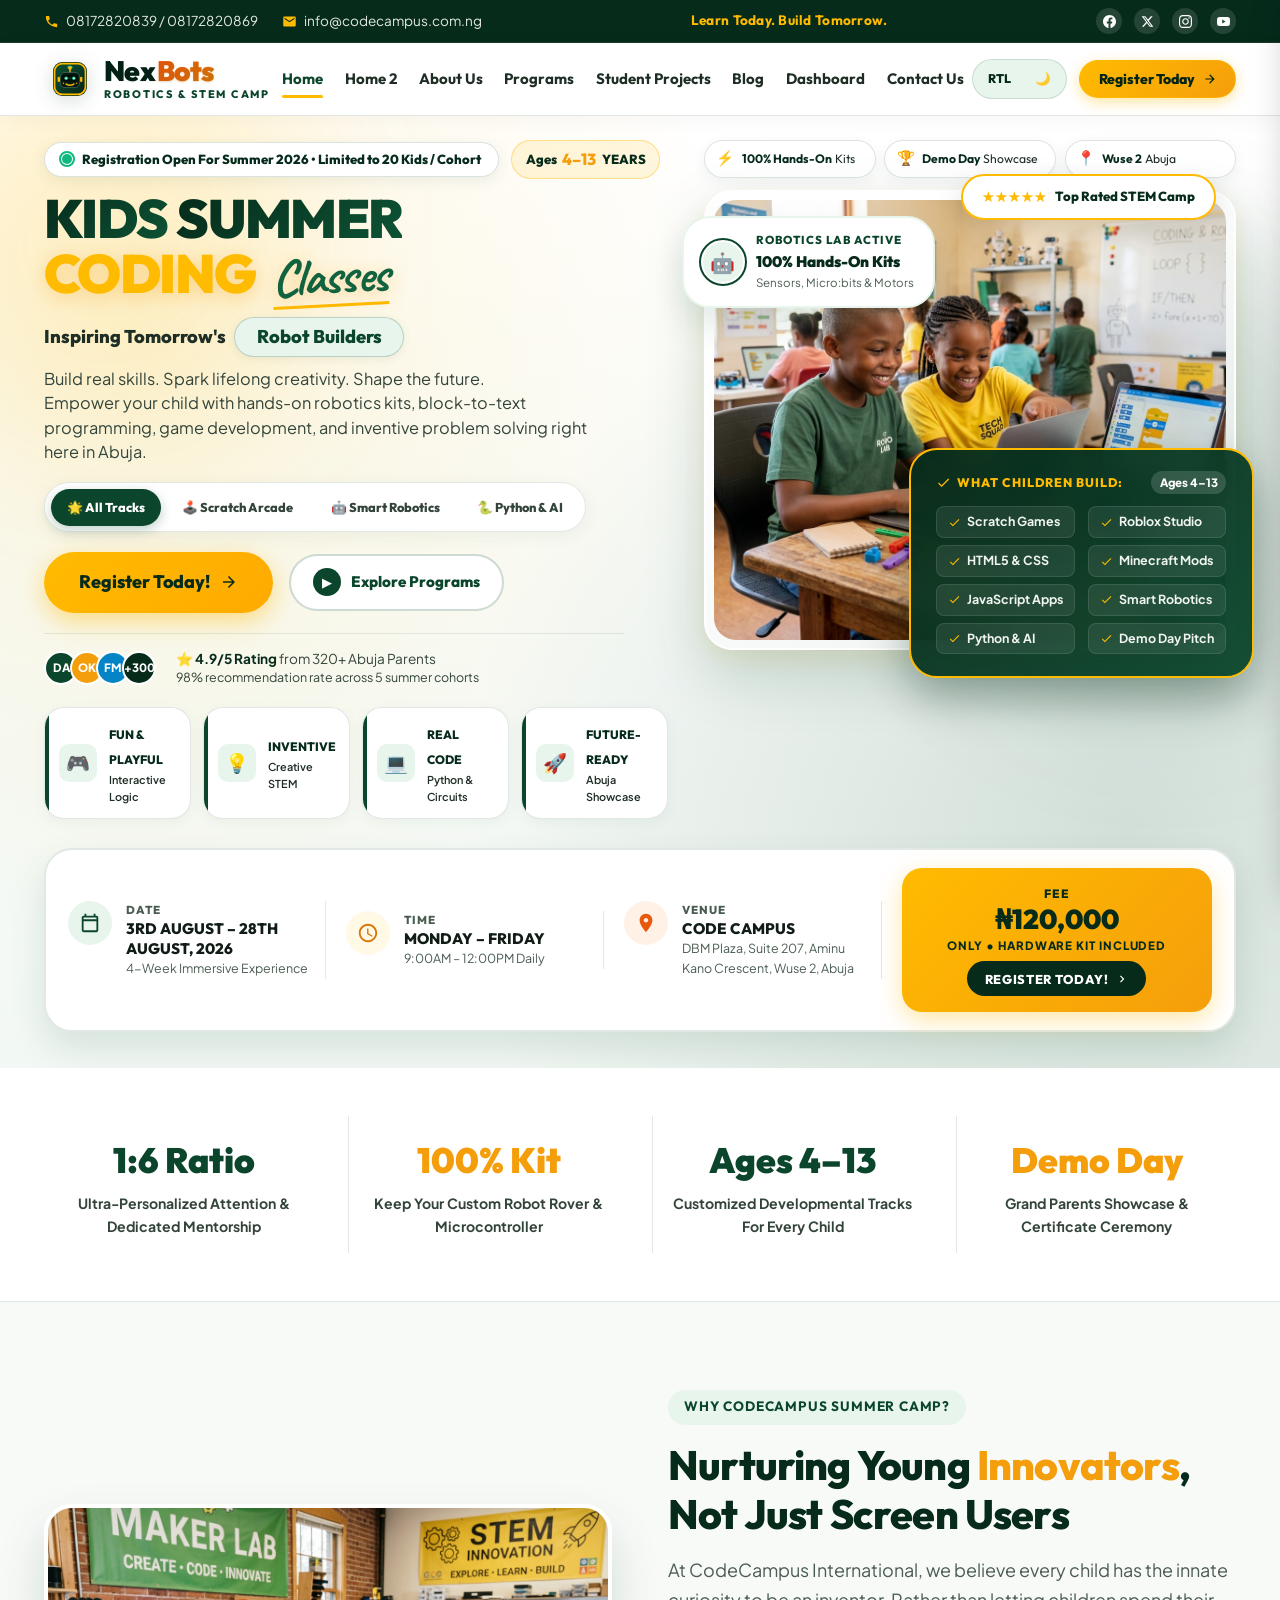
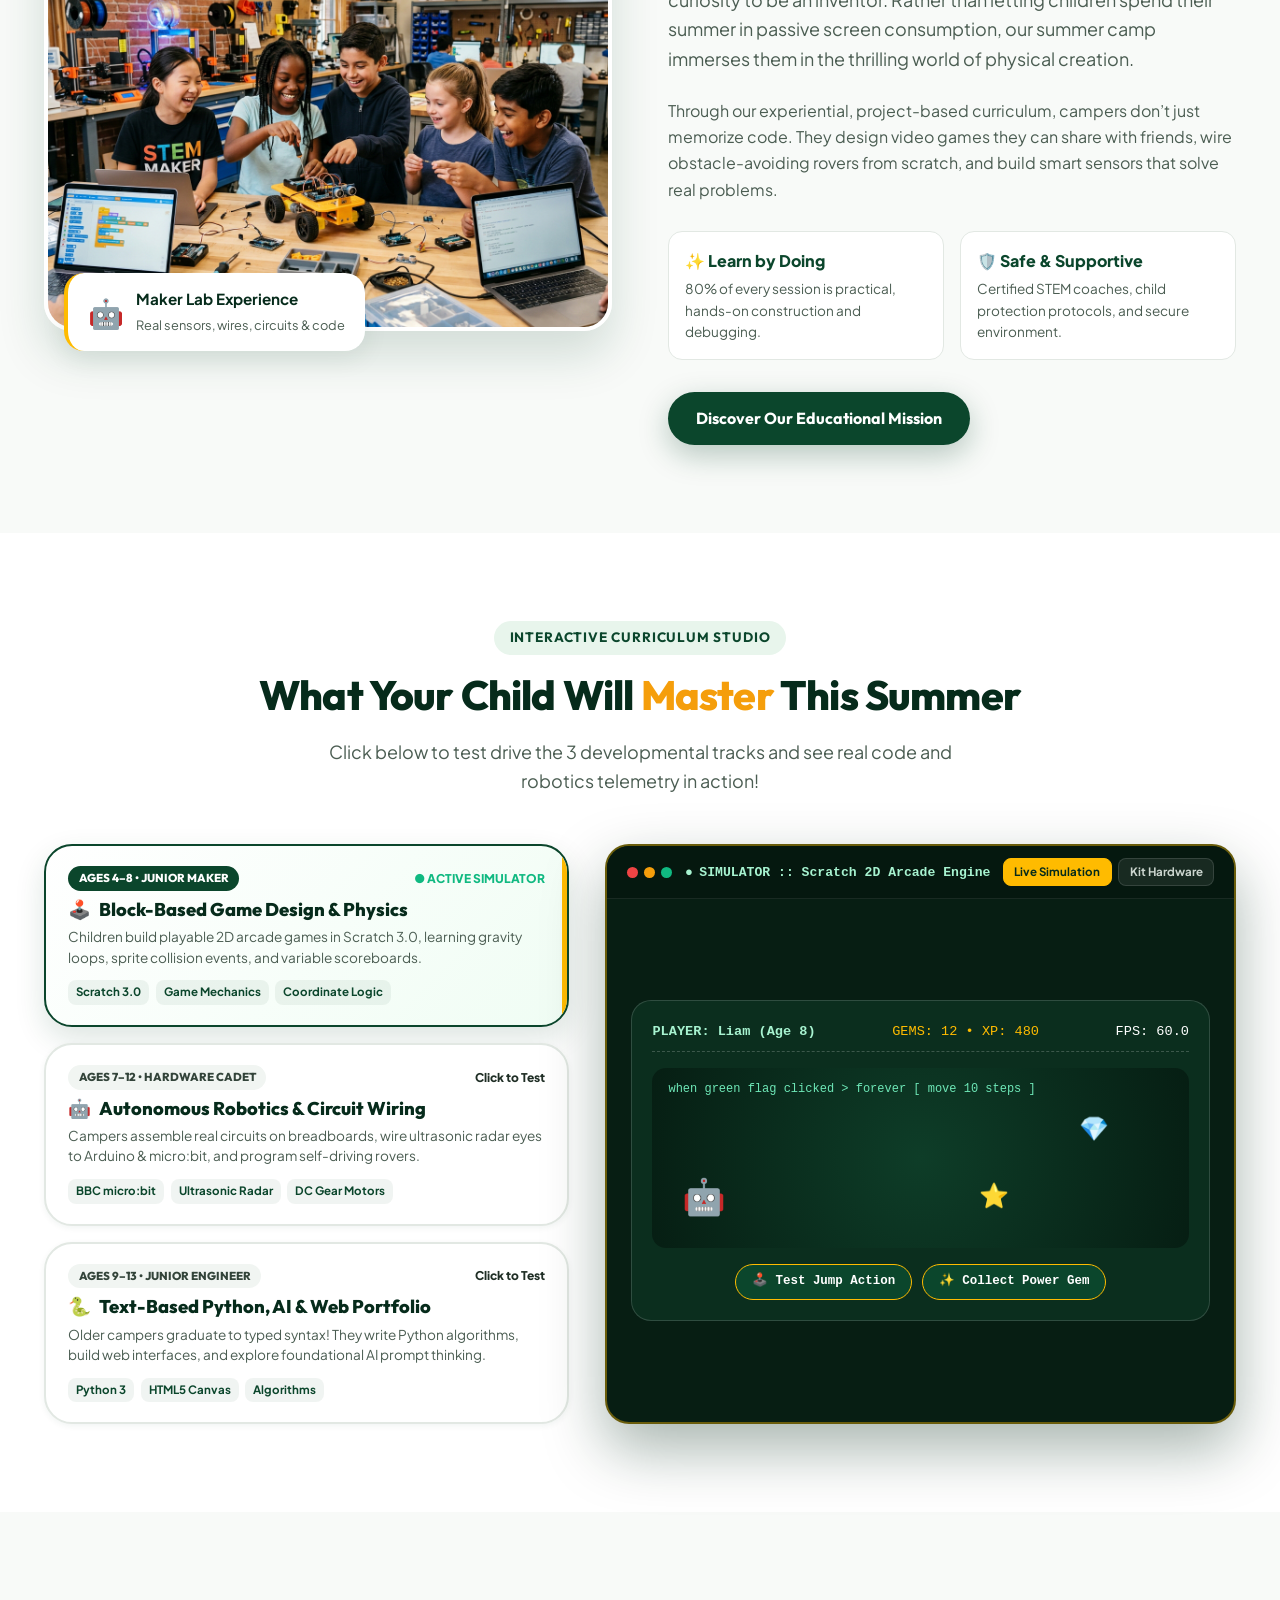
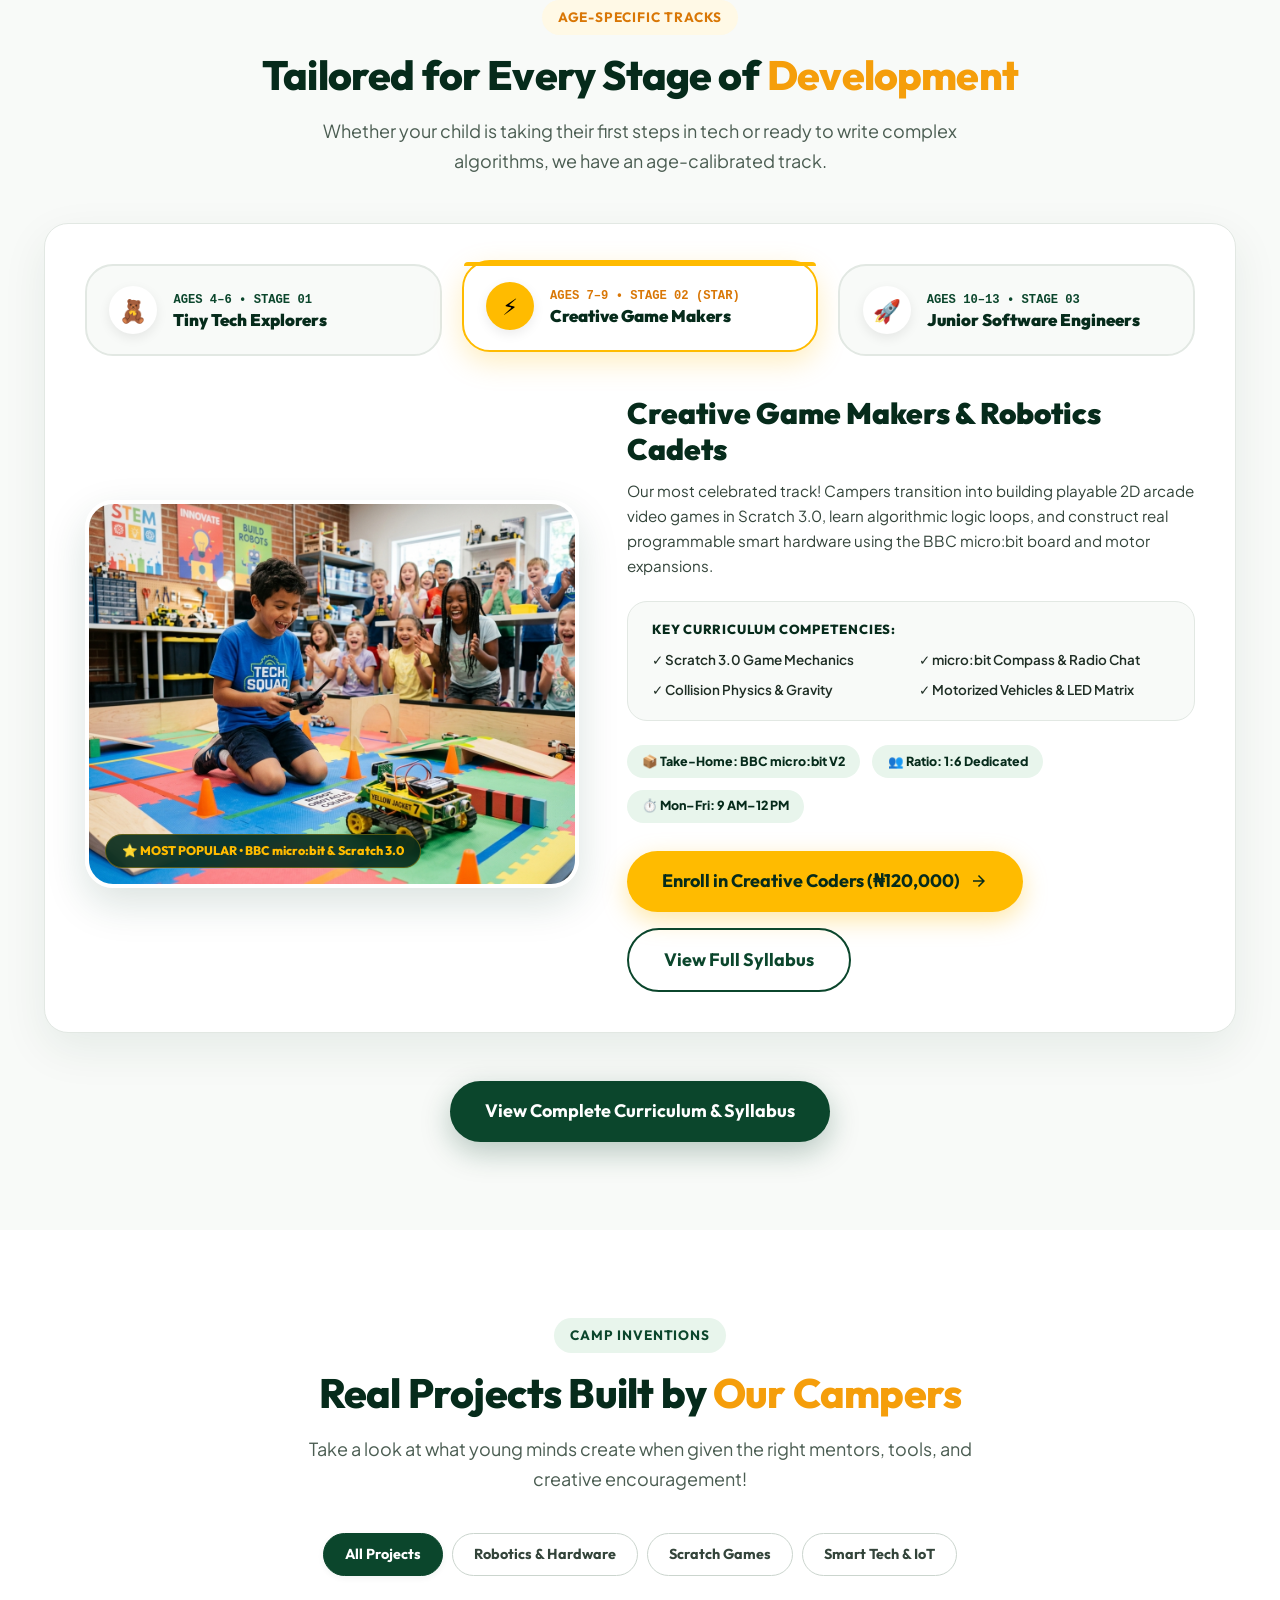
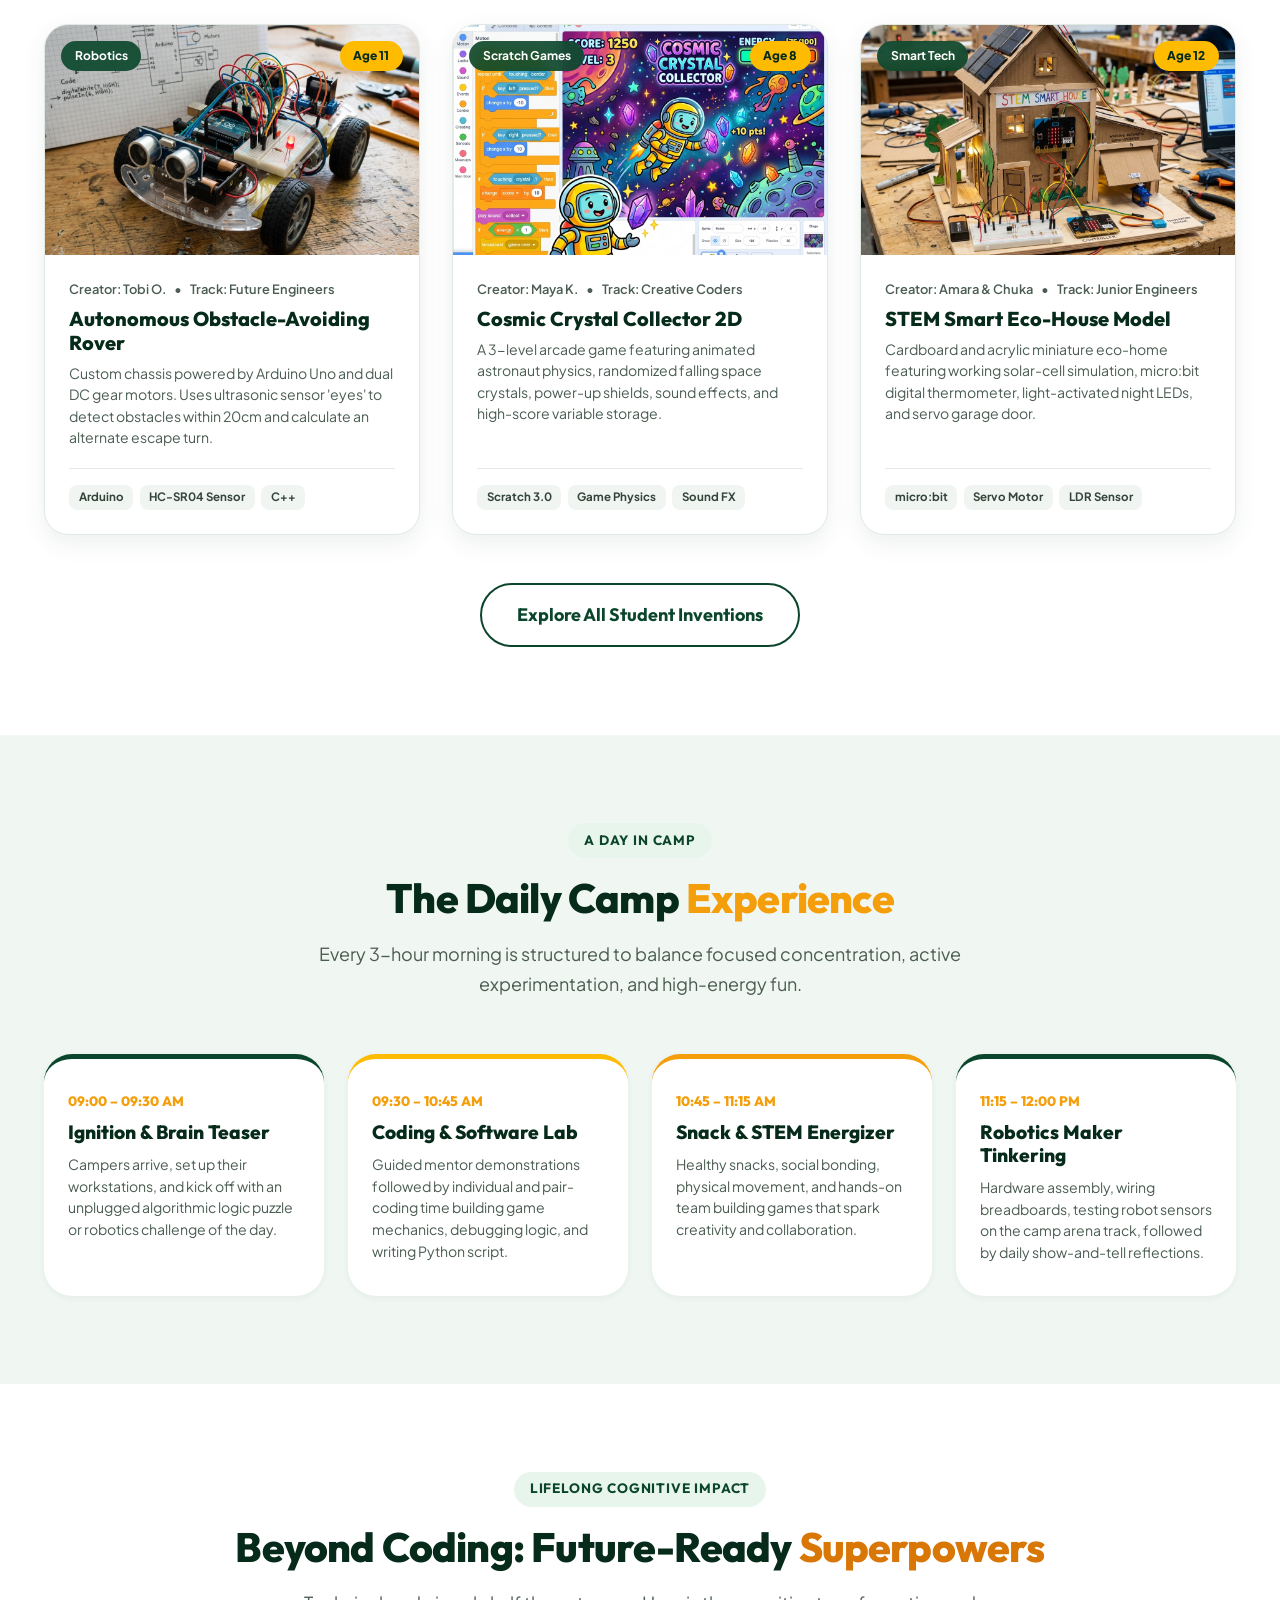
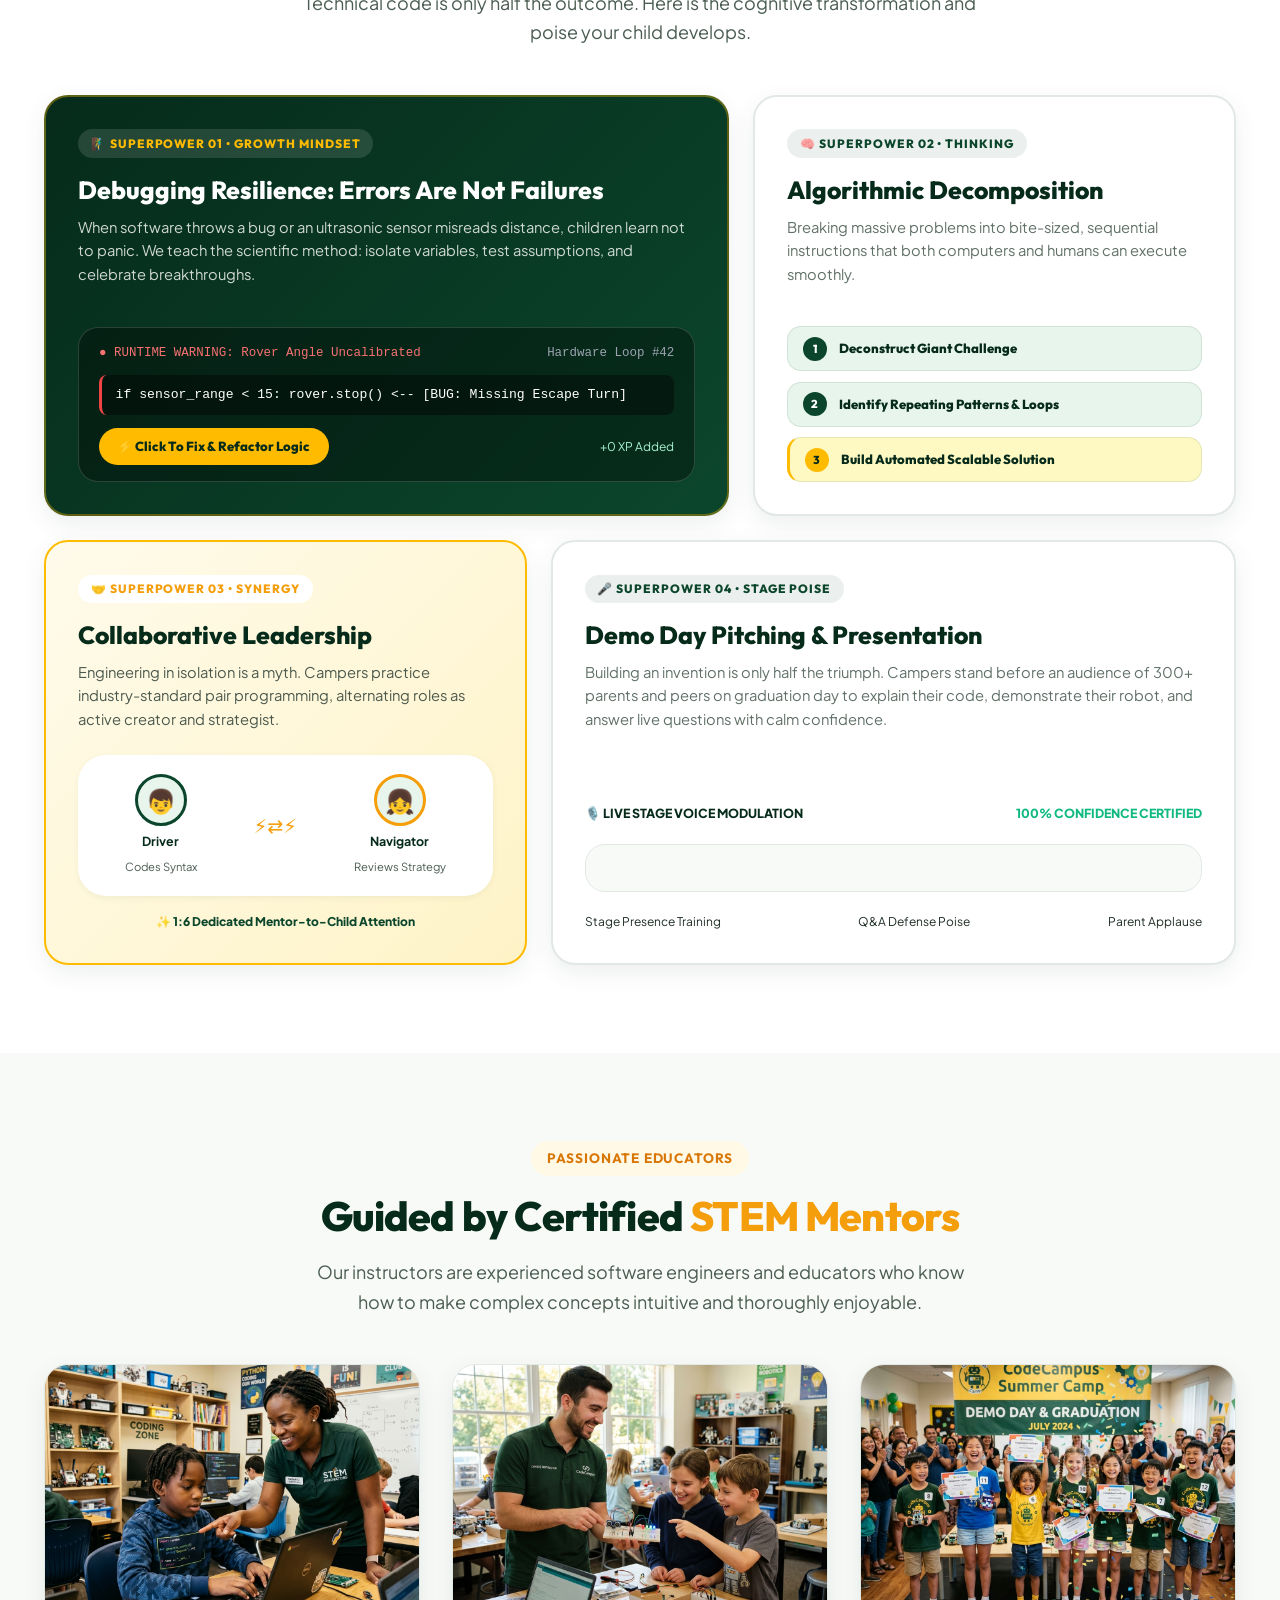
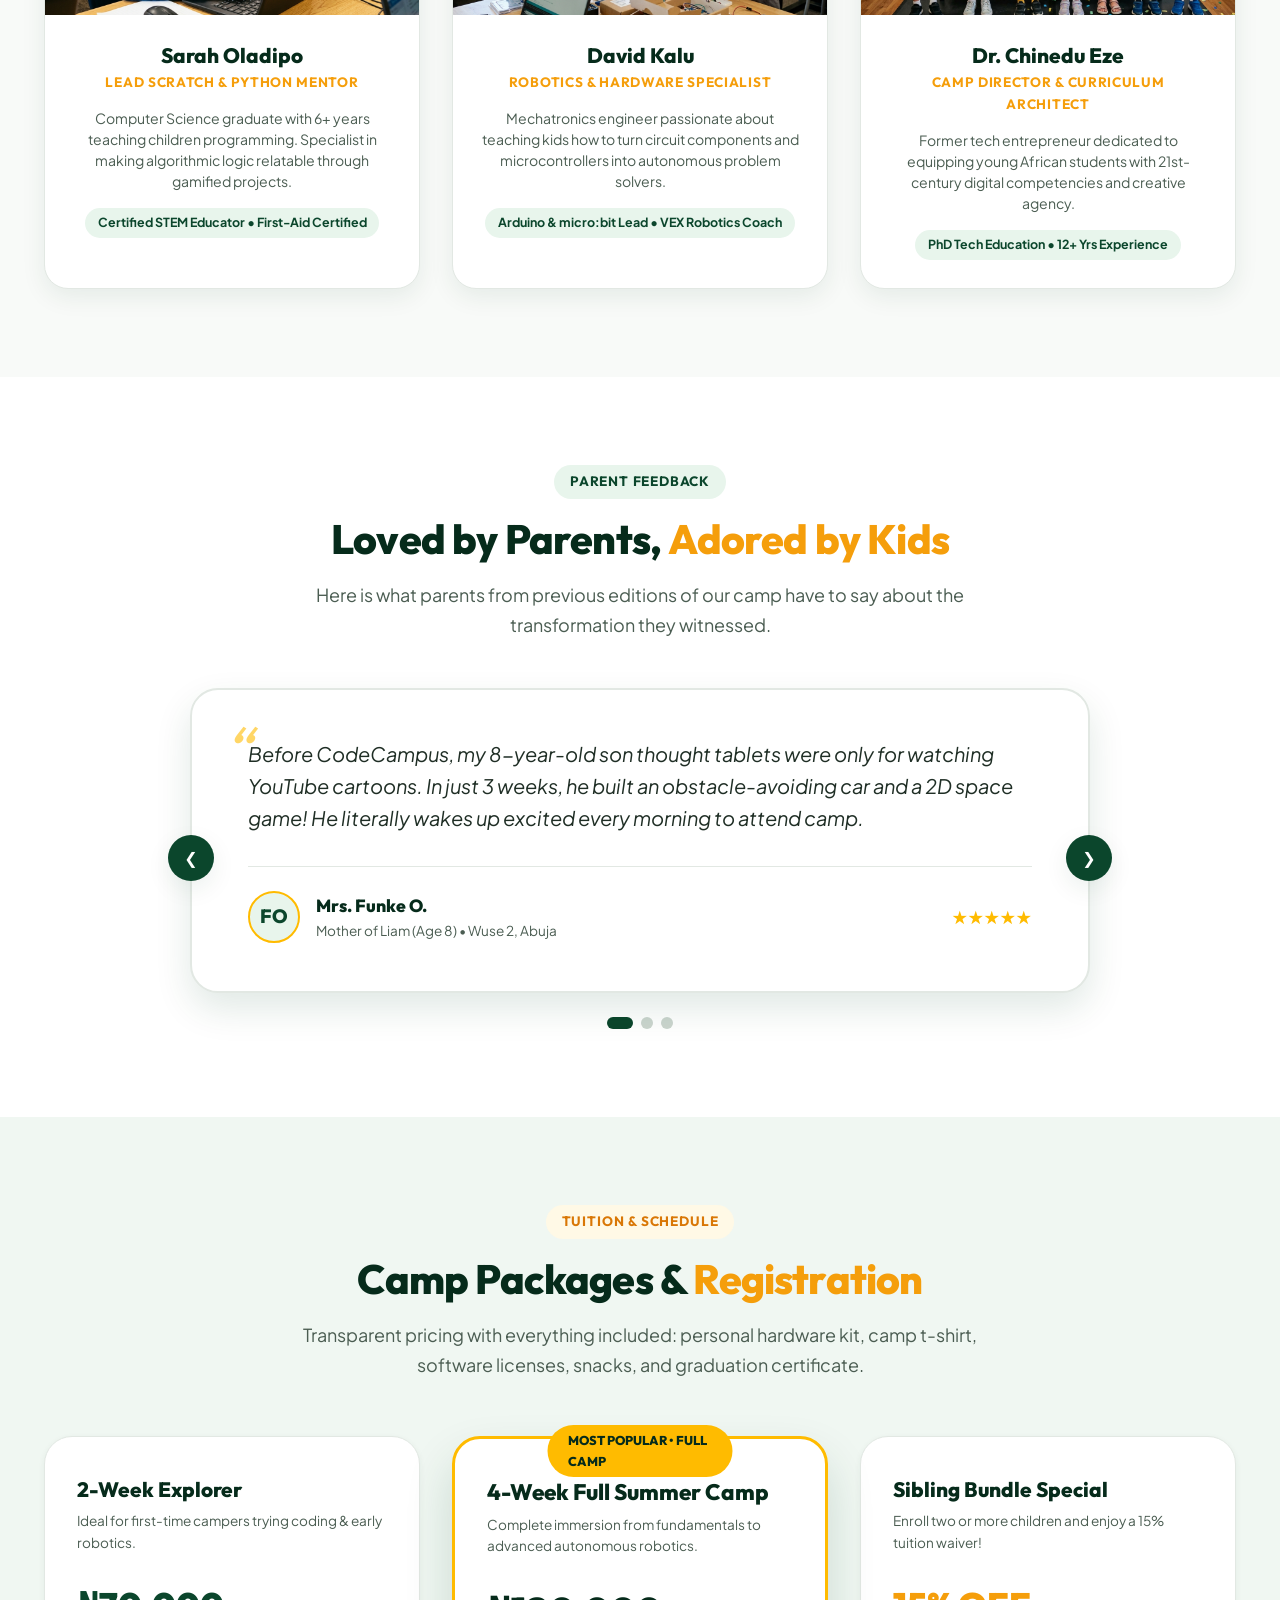
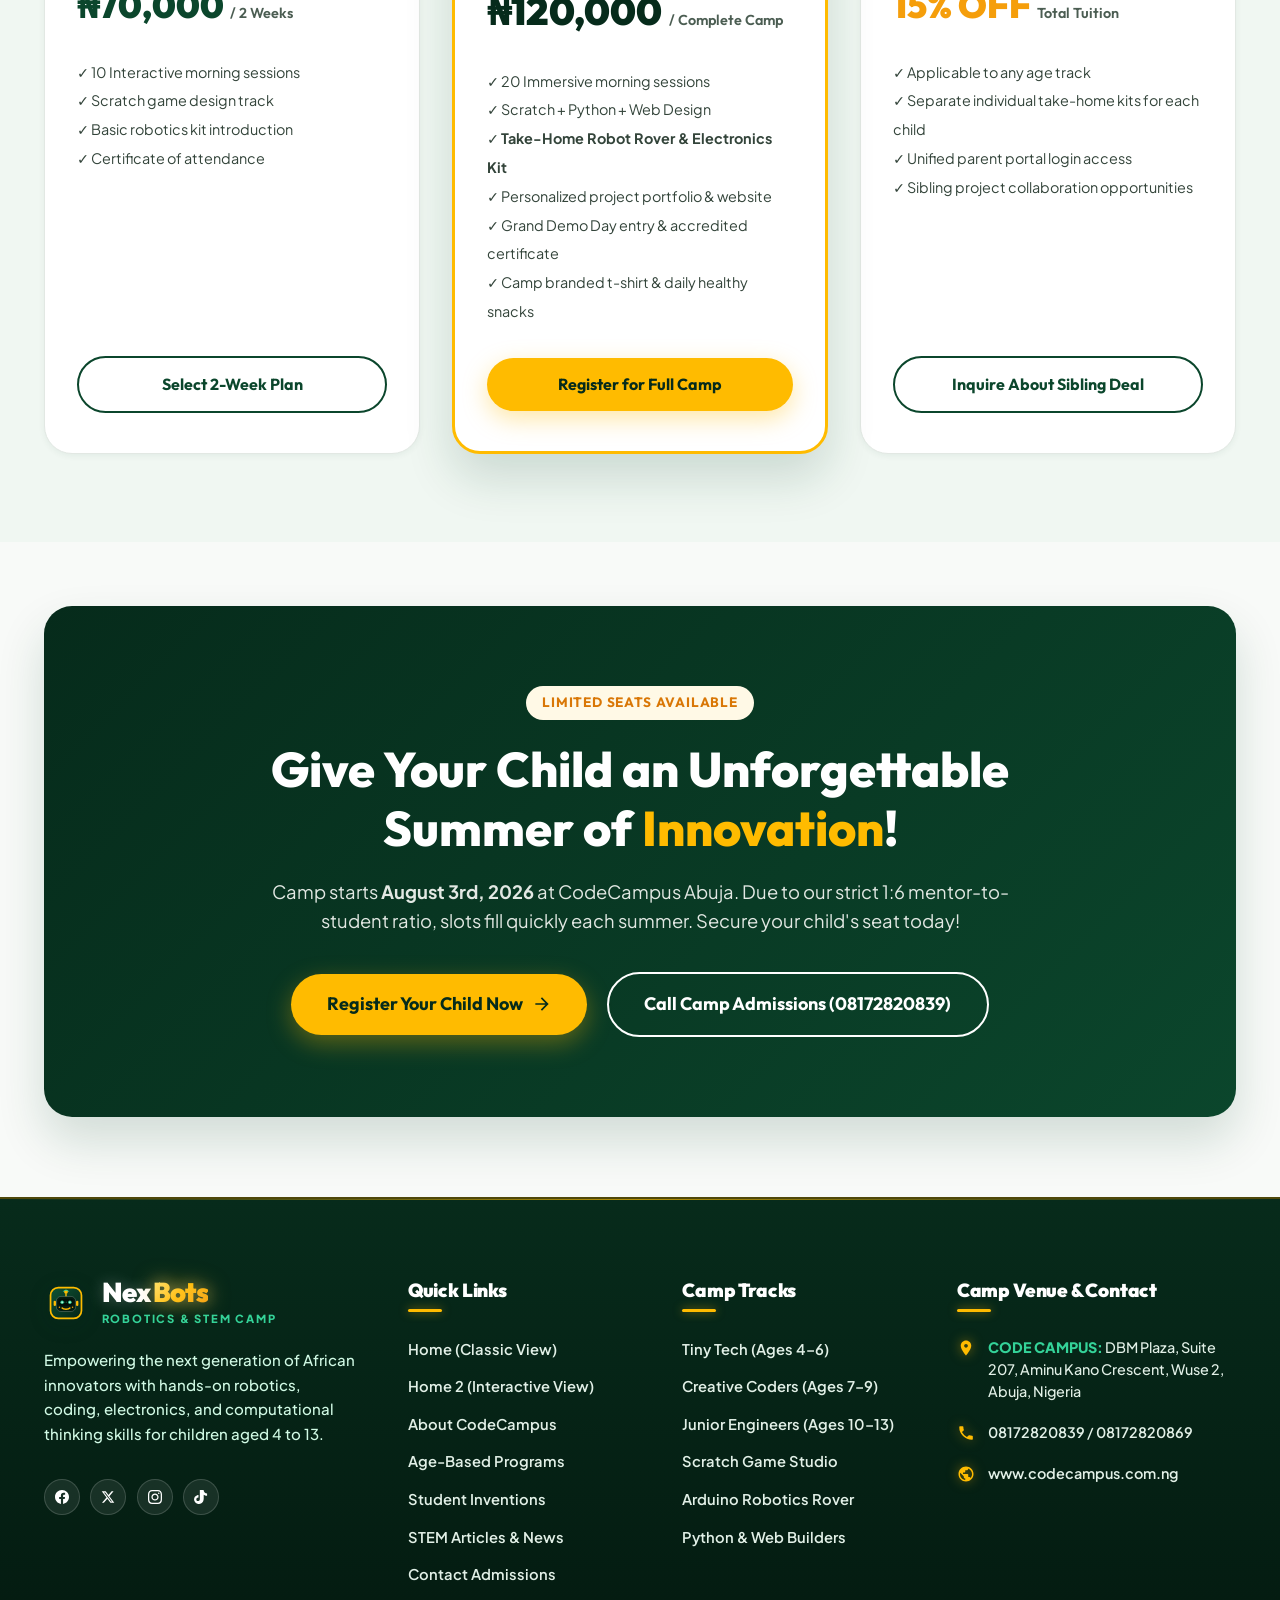
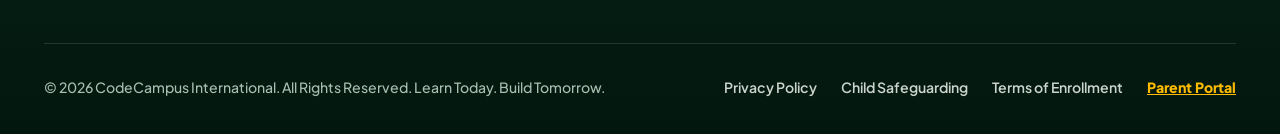
<file: index.html>
<!DOCTYPE html>
<html lang="en">

<head>
  <meta charset="UTF-8">
  <meta name="viewport" content="width=device-width, initial-scale=1.0">
  <title>Kids Robotics & Coding Summer Camp 2026 | CodeCampus International</title>
  <meta name="description"
    content="Inspiring summer camp for ages 4–13 in Abuja. Hands-on coding, Scratch, Python, Arduino robotics, and problem solving. Register today!">
  <link rel="icon" type="image/svg+xml" href="assets/images/favicon.svg">
  <link rel="stylesheet" href="assets/css/style.css">
  <script>
    (function () {
      const t = localStorage.getItem('codecampus_theme');
      if (t === 'dark') document.documentElement.setAttribute('data-theme', 'dark');
      const d = localStorage.getItem('codecampus_dir');
      if (d === 'rtl') document.documentElement.setAttribute('dir', 'rtl');
    })();
  </script>
</head>

<body>

  <!-- Top Bar -->
  <div class="top-bar">
    <div class="container">
      <div class="top-bar-contact">
        <a href="tel:08172820839" class="top-bar-item">
          <svg width="15" height="15" fill="currentColor" viewBox="0 0 24 24">
            <path
              d="M6.62 10.79a15.05 15.05 0 006.59 6.59l2.2-2.2a1 1 0 011.02-.24 11.72 11.72 0 003.68.59 1 1 0 011 1V20a1 1 0 01-1 1A17 17 0 013 4a1 1 0 011-1h3.5a1 1 0 011 1 11.72 11.72 0 00.59 3.68 1 1 0 01-.24 1.02l-2.23 2.09z" />
          </svg>
          <span>08172820839 / 08172820869</span>
        </a>
        <a href="mailto:info@codecampus.com.ng" class="top-bar-item">
          <svg width="15" height="15" fill="currentColor" viewBox="0 0 24 24">
            <path
              d="M20 4H4c-1.1 0-1.99.9-1.99 2L2 18c0 1.1.9 2 2 2h16c1.1 0 2-.9 2-2V6c0-1.1-.9-2-2-2zm0 4l-8 5-8-5V6l8 5 8-5v2z" />
          </svg>
          <span>info@codecampus.com.ng</span>
        </a>
      </div>
      <div class="top-bar-motto">
        Learn Today. Build Tomorrow.
      </div>
      <div class="top-bar-social">
        <a href="#" aria-label="Facebook"><svg width="13" height="13" fill="currentColor" viewBox="0 0 24 24">
            <path
              d="M24 12.073c0-6.627-5.373-12-12-12s-12 5.373-12 12c0 5.99 4.388 10.954 10.125 11.854v-8.385H7.078v-3.47h3.047V9.43c0-3.007 1.792-4.669 4.533-4.669 1.312 0 2.686.235 2.686.235v2.953H15.83c-1.491 0-1.956.925-1.956 1.874v2.25h3.328l-.532 3.47h-2.796v8.385C19.612 23.027 24 18.062 24 12.073z" />
          </svg></a>
        <a href="#" aria-label="Twitter"><svg width="13" height="13" fill="currentColor" viewBox="0 0 24 24">
            <path
              d="M18.244 2.25h3.308l-7.227 8.26 8.502 11.24H16.17l-5.214-6.817L4.99 21.75H1.68l7.73-8.835L1.254 2.25H8.08l4.713 6.231zm-1.161 17.52h1.833L7.084 4.126H5.117z" />
          </svg></a>
        <a href="#" aria-label="Instagram"><svg width="13" height="13" fill="currentColor" viewBox="0 0 24 24">
            <path
              d="M12 2.163c3.204 0 3.584.012 4.85.07 3.252.148 4.771 1.691 4.919 4.919.058 1.265.069 1.645.069 4.849 0 3.205-.012 3.584-.069 4.849-.149 3.225-1.664 4.771-4.919 4.919-1.266.058-1.644.07-4.85.07-3.204 0-3.584-.012-4.849-.07-3.26-.149-4.771-1.699-4.919-4.92-.058-1.265-.07-1.644-.07-4.849 0-3.204.013-3.583.07-4.849.149-3.227 1.664-4.771 4.919-4.919 1.266-.057 1.645-.069 4.849-.069zm0-2.163c-3.259 0-3.667.014-4.947.072-4.358.2-6.78 2.618-6.98 6.98-.059 1.281-.073 1.689-.073 4.948 0 3.259.014 3.668.072 4.948.2 4.358 2.618 6.78 6.98 6.98 1.281.058 1.689.072 4.948.072 3.259 0 3.668-.014 4.948-.072 4.354-.2 6.782-2.618 6.979-6.98.059-1.28.073-1.689.073-4.948 0-3.259-.014-3.667-.072-4.947-.196-4.354-2.617-6.78-6.979-6.98-1.281-.059-1.69-.073-4.949-.073zm0 5.838c-3.403 0-6.162 2.759-6.162 6.162s2.759 6.163 6.162 6.163 6.162-2.759 6.162-6.163c0-3.403-2.759-6.162-6.162-6.162zm0 10.162c-2.209 0-4-1.79-4-4 0-2.209 1.791-4 4-4s4 1.791 4 4c0 2.21-1.791 4-4 4zm6.406-11.845c-.796 0-1.441.645-1.441 1.44s.645 1.44 1.441 1.44c.795 0 1.439-.645 1.439-1.44s-.644-1.44-1.439-1.44z" />
          </svg></a>
        <a href="#" aria-label="YouTube"><svg width="13" height="13" fill="currentColor" viewBox="0 0 24 24">
            <path
              d="M23.498 6.186a3.016 3.016 0 0 0-2.122-2.136C19.505 3.545 12 3.545 12 3.545s-7.505 0-9.377.505A3.017 3.017 0 0 0 .502 6.186C0 8.07 0 12 0 12s0 3.93.502 5.814a3.016 3.016 0 0 0 2.122 2.136c1.871.505 9.376.505 9.376.505s7.505 0 9.377-.505a3.015 3.015 0 0 0 2.122-2.136C24 15.93 24 12 24 12s0-3.93-.502-5.814zM9.545 15.568V8.432L15.818 12l-6.273 3.568z" />
          </svg></a>
      </div>
    </div>
  </div>

  <!-- Main Navigation Header -->
  <header class="site-header">
    <div class="container header-container">
      <a href="index.html" class="brand-logo" aria-label="NexBots Home">
        <div class="brand-logo-mark">
          <svg width="34" height="34" viewBox="0 0 44 44" fill="none" xmlns="http://www.w3.org/2000/svg">
            <rect width="44" height="44" rx="12" fill="#062b1b" />
            <rect x="2" y="2" width="40" height="40" rx="10" fill="url(#nexBadgeGradHdr)" stroke="#ffbb00"
              stroke-width="2.2" />
            <circle cx="22" cy="7.5" r="2.5" fill="#ffbb00" />
            <path d="M22 10V13" stroke="#ffbb00" stroke-width="1.8" stroke-linecap="round" />
            <path d="M18.5 7C18.5 7 19.5 5.5 22 5.5C24.5 5.5 25.5 7 25.5 7" stroke="#34d399" stroke-width="1.2"
              stroke-linecap="round" />
            <rect x="6" y="19" width="3" height="7" rx="1.5" fill="#ffbb00" />
            <rect x="35" y="19" width="3" height="7" rx="1.5" fill="#ffbb00" />
            <rect x="9.5" y="13.5" width="25" height="19.5" rx="6" fill="#041c11" stroke="rgba(255,255,255,0.22)"
              stroke-width="1.2" />
            <rect x="12" y="16.5" width="20" height="9" rx="4.5" fill="#020f09" />
            <circle cx="17" cy="21" r="2.2" fill="#34d399" />
            <circle cx="17" cy="21" r="0.9" fill="#ffffff" />
            <circle cx="27" cy="21" r="2.2" fill="#34d399" />
            <circle cx="27" cy="21" r="0.9" fill="#ffffff" />
            <path d="M20 21H24" stroke="rgba(52, 211, 153, 0.6)" stroke-width="1.2" stroke-dasharray="1 1" />
            <path d="M17 28.5C18.5 30.5 25.5 30.5 27 28.5" stroke="#ffbb00" stroke-width="2" stroke-linecap="round" />
            <circle cx="13.5" cy="27.5" r="1" fill="#f59e0b" />
            <circle cx="30.5" cy="27.5" r="1" fill="#f59e0b" />
            <defs>
              <linearGradient id="nexBadgeGradHdr" x1="2" y1="2" x2="42" y2="42" gradientUnits="userSpaceOnUse">
                <stop offset="0%" stop-color="#0e5335" />
                <stop offset="100%" stop-color="#052416" />
              </linearGradient>
            </defs>
          </svg>
        </div>
        <div class="brand-logo-text">
          <span class="title">Nex<span class="highlight-bots">Bots</span></span>
          <span class="subtext">Robotics &amp; STEM Camp</span>
        </div>
      </a>

      <!-- Desktop Nav -->
      <nav class="main-nav">
        <ul class="nav-links">
          <li><a href="index.html" class="nav-link active">Home</a></li>
          <li><a href="home-2.html" class="nav-link">Home 2</a></li>
          <li><a href="about.html" class="nav-link">About Us</a></li>
          <li><a href="programs.html" class="nav-link">Programs</a></li>
          <li><a href="projects.html" class="nav-link">Student Projects</a></li>
          <li><a href="blog.html" class="nav-link">Blog</a></li>
          <li><a href="user-dashboard.html" class="nav-link">Dashboard</a></li>
          <li><a href="contact.html" class="nav-link">Contact Us</a></li>
        </ul>
      </nav>

      <!-- Action CTAs -->
      <div class="header-actions">
        <!-- RTL & Theme Toggle Controls -->
        <div class="header-utils">
          <button type="button" class="header-util-btn rtl-toggle-btn" title="Toggle RTL / LTR text direction"
            aria-label="Toggle text direction">
            <span class="rtl-label">RTL</span>
          </button>
          <button type="button" class="header-util-btn theme-toggle-btn" title="Toggle Dark / Light mode"
            aria-label="Toggle theme">
            <span class="theme-icon-moon">🌙</span>
            <span class="theme-icon-sun" style="display:none;">☀️</span>
          </button>
        </div>

        <!-- Header Primary CTA Button -->
        <a href="contact.html" class="btn-header-cta open-portal-btn" data-auth-mode="register" id="headerCtaBtn"
          title="Register for Kids Summer Camp 2026">
          <span>Register Today</span>
          <svg width="14" height="14" viewBox="0 0 24 24" fill="currentColor">
            <path d="M12 4l-1.41 1.41L16.17 11H4v2h12.17l-5.58 5.59L12 20l8-8z" />
          </svg>
        </a>

        <button type="button" class="nav-toggle-btn" id="mobileNavToggle" aria-label="Open menu"
          title="Open navigation menu">
          <svg width="22" height="22" viewBox="0 0 24 24" fill="none" stroke="currentColor" stroke-width="2.3"
            stroke-linecap="round">
            <line x1="4" y1="6" x2="20" y2="6"></line>
            <line x1="4" y1="12" x2="20" y2="12"></line>
            <line x1="4" y1="18" x2="20" y2="18"></line>
          </svg>
        </button>
      </div>
    </div>
  </header>

  <!-- Mobile Drawer -->
  <div class="mobile-nav-backdrop" id="mobileNavBackdrop"></div>
  <aside class="mobile-nav-drawer" id="mobileNavDrawer" aria-label="Mobile Navigation Menu">
    <div class="mobile-drawer-top">
      <a href="index.html" class="brand-logo" aria-label="NexBots Home">
        <div class="brand-logo-mark">
          <svg width="32" height="32" viewBox="0 0 44 44" fill="none" xmlns="http://www.w3.org/2000/svg">
            <rect width="44" height="44" rx="12" fill="#062b1b" />
            <rect x="2" y="2" width="40" height="40" rx="10" fill="url(#nexBadgeGradMob)" stroke="#ffbb00"
              stroke-width="2.2" />
            <circle cx="22" cy="7.5" r="2.5" fill="#ffbb00" />
            <path d="M22 10V13" stroke="#ffbb00" stroke-width="1.8" stroke-linecap="round" />
            <circle cx="17" cy="21" r="2.2" fill="#34d399" />
            <circle cx="27" cy="21" r="2.2" fill="#34d399" />
            <path d="M17 28.5C18.5 30.5 25.5 30.5 27 28.5" stroke="#ffbb00" stroke-width="2" stroke-linecap="round" />
            <defs>
              <linearGradient id="nexBadgeGradMob" x1="2" y1="2" x2="42" y2="42" gradientUnits="userSpaceOnUse">
                <stop offset="0%" stop-color="#0e5335" />
                <stop offset="100%" stop-color="#052416" />
              </linearGradient>
            </defs>
          </svg>
        </div>
        <div class="brand-logo-text">
          <span class="title" style="font-size: 1.35rem;">Nex<span class="highlight-bots">Bots</span></span>
          <span class="subtext">Robotics &amp; STEM Camp</span>
        </div>
      </a>
      <button type="button" class="mobile-drawer-close" id="mobileNavClose" aria-label="Close menu">&times;</button>
    </div>

    <!-- Navigation Links -->
    <nav class="mobile-nav-links">
      <a href="index.html" class="mobile-nav-link active">Home</a>
      <a href="home-2.html" class="mobile-nav-link">Home 2 (Alt View)</a>
      <a href="about.html" class="mobile-nav-link">About Us</a>
      <a href="programs.html" class="mobile-nav-link">Camp Programs</a>
      <a href="projects.html" class="mobile-nav-link">Student Projects</a>
      <a href="blog.html" class="mobile-nav-link">Blog &amp; News</a>
      <a href="user-dashboard.html" class="mobile-nav-link">Dashboard</a>
      <a href="contact.html" class="mobile-nav-link">Contact Us</a>
    </nav>

    <!-- Mobile Registration CTA -->
    <div class="mobile-drawer-cta-wrap">
      <a href="contact.html" class="btn btn-primary mobile-drawer-cta"
        style="width: 100%; display: flex; align-items: center; justify-content: center; gap: 0.5rem; padding: 0.85rem 1rem;">
        <span>Register Camp 2026 (₦120k)</span>
        <svg width="14" height="14" viewBox="0 0 24 24" fill="currentColor">
          <path d="M12 4l-1.41 1.41L16.17 11H4v2h12.17l-5.58 5.59L12 20l8-8z" />
        </svg>
      </a>
    </div>
  </aside>

  <!-- ==========================================================================
       SECTION 1: HERO SECTION (INSPIRED DIRECTLY BY REFERENCE POSTER)
       ========================================================================== -->
  <section class="home-hero">
    <!-- Ambient Floating Lighting Orbs -->
    <div class="hero-ambient-orb orb-1"></div>
    <div class="hero-ambient-orb orb-2"></div>

    <div class="container">
      <div class="hero-grid">
        <!-- Left Content -->
        <div class="hero-left-content">
          <div class="hero-top-tags-row">
            <div class="hero-live-pill">
              <span class="live-indicator-dot"></span>
              <span>Registration Open For Summer 2026 • Limited to 20 Kids / Cohort</span>
            </div>
            <div class="hero-age-pill">
              <span class="label">Ages</span>
              <span class="number">4–13</span>
              <span class="suffix">YEARS</span>
            </div>
          </div>

          <h1 class="hero-poster-title">
            <span class="line-green">KIDS</span>
            <span class="line-green">SUMMER</span>
            <span class="line-yellow">CODING <span class="line-script">Classes</span></span>
          </h1>

          <!-- Dynamic Role Typewriter Animation -->
          <div class="hero-dynamic-subtitle">
            <span>Inspiring Tomorrow's</span>
            <span class="animated-typing-wrapper">
              <span class="animated-typing-word" id="heroTypingWord">Game Creators</span>
            </span>
          </div>

          <p class="hero-slogan-text">
            Build real skills. Spark lifelong creativity. Shape the future.<br>
            Empower your child with hands-on robotics kits, block-to-text programming, game development, and inventive
            problem solving right here in Abuja.
          </p>

          <!-- Interactive Track Switcher Chips in Hero -->
          <div class="hero-track-selector-box" id="heroTrackSelector" role="tablist" aria-label="Camp Learning Tracks">
            <button type="button" class="hero-track-btn active" data-track="all">🌟 All Tracks</button>
            <button type="button" class="hero-track-btn" data-track="scratch">🕹️ Scratch Arcade</button>
            <button type="button" class="hero-track-btn" data-track="robotics">🤖 Smart Robotics</button>
            <button type="button" class="hero-track-btn" data-track="python">🐍 Python & AI</button>
          </div>

          <!-- High-Conversion Action CTA Group -->
          <div class="hero-cta-group">
            <a href="contact.html" class="btn btn-shimmer btn-lg">
              <span>Register Today!</span>
              <svg width="18" height="18" fill="currentColor" viewBox="0 0 24 24">
                <path d="M12 4l-1.41 1.41L16.17 11H4v2h12.17l-5.58 5.59L12 20l8-8z" />
              </svg>
            </a>
            <a href="programs.html" class="btn-tour-play">
              <span class="play-ring-icon">▶</span>
              <span>Explore Programs</span>
            </a>
          </div>

          <!-- Trust Proof Strip -->
          <div class="hero-trust-bar">
            <div class="trust-avatar-stack">
              <div class="trust-avatar">DA</div>
              <div class="trust-avatar">OK</div>
              <div class="trust-avatar">FM</div>
              <div class="trust-avatar">+300</div>
            </div>
            <div class="trust-label-text">
              <strong>⭐ 4.9/5 Rating</strong> <span>from 320+ Abuja Parents</span><br>
              <span class="trust-label-sub">98% recommendation rate across 5 summer cohorts</span>
            </div>
          </div>

          <!-- Illuminated 4-Pillars Command Strip -->
          <div class="hero-pillars-command-strip">
            <div class="cmd-pillar-card">
              <div class="cmd-pillar-icon">🎮</div>
              <div>
                <span class="cmd-pillar-text">Fun & Playful</span>
                <span class="cmd-pillar-sub">Interactive logic</span>
              </div>
            </div>
            <div class="cmd-pillar-card">
              <div class="cmd-pillar-icon">💡</div>
              <div>
                <span class="cmd-pillar-text">Inventive</span>
                <span class="cmd-pillar-sub">Creative STEM</span>
              </div>
            </div>
            <div class="cmd-pillar-card">
              <div class="cmd-pillar-icon">💻</div>
              <div>
                <span class="cmd-pillar-text">Real Code</span>
                <span class="cmd-pillar-sub">Python & circuits</span>
              </div>
            </div>
            <div class="cmd-pillar-card">
              <div class="cmd-pillar-icon">🚀</div>
              <div>
                <span class="cmd-pillar-text">Future-Ready</span>
                <span class="cmd-pillar-sub">Abuja showcase</span>
              </div>
            </div>
          </div>
        </div>

        <!-- Right Visual 3D Layered Composition -->
        <div class="hero-right-visual">
          <!-- Top Highlights Strip over Right Visual (Fills top empty space) -->
          <div class="hero-right-top-bar">
            <div class="hero-top-bar-item">
              <span class="top-bar-icon">⚡</span>
              <span><strong>100% Hands-On</strong> Kits</span>
            </div>
            <div class="hero-top-bar-item">
              <span class="top-bar-icon">🏆</span>
              <span><strong>Demo Day</strong> Showcase</span>
            </div>
            <div class="hero-top-bar-item">
              <span class="top-bar-icon">📍</span>
              <span><strong>Wuse 2</strong> Abuja</span>
            </div>
          </div>

          <div class="hero-visual-card-wrapper">
            <!-- Floating HUD Badge 1: Robot Radar Status -->
            <div class="hero-hud-badge-radar">
              <div class="radar-sonar-circle">🤖</div>
              <div class="hud-details-box">
                <span class="hud-title">Robotics Lab Active</span>
                <span class="hud-value">100% Hands-On Kits</span>
                <span class="hud-sub">Sensors, Micro:bits & Motors</span>
              </div>
            </div>

            <!-- Floating HUD Badge 2: Parent Rating -->
            <div class="hero-hud-badge-rating">
              <span class="rating-stars-gold">★★★★★</span>
              <span class="rating-text">Top Rated STEM Camp</span>
            </div>

            <!-- Main Hero Photo Frame with smooth hover zoom -->
            <div class="hero-main-photo-frame">
              <img src="assets/images/hero-kids-coding.jpg"
                alt="Children learning coding and robotics at CodeCampus Summer Camp" width="600" height="440"
                loading="eager">
            </div>

            <!-- Floating Card 3: Modern Glassmorphic "Children Will Learn" with dynamic filtering -->
            <div class="hero-learn-card-modern" id="heroLearnCard">
              <div class="learn-card-top-header">
                <span class="learn-card-tag">
                  <svg width="15" height="15" fill="currentColor" viewBox="0 0 24 24">
                    <path d="M9 16.2L4.8 12l-1.4 1.4L9 19 21 7l-1.4-1.4L9 16.2z" />
                  </svg>
                  What Children Build:
                </span>
                <span class="learn-age-mini-pill" id="learnAgePill">Ages 4–13</span>
              </div>
              <div class="learn-skills-grid-modern" id="heroSkillsGrid">
                <div class="skill-chip-pill" data-track="scratch">
                  <svg width="13" height="13" fill="currentColor" viewBox="0 0 24 24">
                    <path d="M9 16.2L4.8 12l-1.4 1.4L9 19 21 7l-1.4-1.4L9 16.2z" />
                  </svg>
                  <span>Scratch Games</span>
                </div>
                <div class="skill-chip-pill" data-track="scratch">
                  <svg width="13" height="13" fill="currentColor" viewBox="0 0 24 24">
                    <path d="M9 16.2L4.8 12l-1.4 1.4L9 19 21 7l-1.4-1.4L9 16.2z" />
                  </svg>
                  <span>Roblox Studio</span>
                </div>
                <div class="skill-chip-pill" data-track="python">
                  <svg width="13" height="13" fill="currentColor" viewBox="0 0 24 24">
                    <path d="M9 16.2L4.8 12l-1.4 1.4L9 19 21 7l-1.4-1.4L9 16.2z" />
                  </svg>
                  <span>HTML5 & CSS</span>
                </div>
                <div class="skill-chip-pill" data-track="scratch">
                  <svg width="13" height="13" fill="currentColor" viewBox="0 0 24 24">
                    <path d="M9 16.2L4.8 12l-1.4 1.4L9 19 21 7l-1.4-1.4L9 16.2z" />
                  </svg>
                  <span>Minecraft Mods</span>
                </div>
                <div class="skill-chip-pill" data-track="python">
                  <svg width="13" height="13" fill="currentColor" viewBox="0 0 24 24">
                    <path d="M9 16.2L4.8 12l-1.4 1.4L9 19 21 7l-1.4-1.4L9 16.2z" />
                  </svg>
                  <span>JavaScript Apps</span>
                </div>
                <div class="skill-chip-pill" data-track="robotics">
                  <svg width="13" height="13" fill="currentColor" viewBox="0 0 24 24">
                    <path d="M9 16.2L4.8 12l-1.4 1.4L9 19 21 7l-1.4-1.4L9 16.2z" />
                  </svg>
                  <span>Smart Robotics</span>
                </div>
                <div class="skill-chip-pill" data-track="python">
                  <svg width="13" height="13" fill="currentColor" viewBox="0 0 24 24">
                    <path d="M9 16.2L4.8 12l-1.4 1.4L9 19 21 7l-1.4-1.4L9 16.2z" />
                  </svg>
                  <span>Python & AI</span>
                </div>
                <div class="skill-chip-pill" data-track="robotics">
                  <svg width="13" height="13" fill="currentColor" viewBox="0 0 24 24">
                    <path d="M9 16.2L4.8 12l-1.4 1.4L9 19 21 7l-1.4-1.4L9 16.2z" />
                  </svg>
                  <span>Demo Day Pitch</span>
                </div>
              </div>
            </div>
          </div>
        </div>
      </div>

      <!-- Poster Bottom Action Strip matching reference image -->
      <div class="poster-action-strip">
        <div class="strip-item">
          <div class="strip-icon">
            <svg width="22" height="22" fill="currentColor" viewBox="0 0 24 24">
              <path
                d="M19 4h-1V2h-2v2H8V2H6v2H5c-1.11 0-1.99.9-1.99 2L3 20a2 2 0 002 2h14c1.1 0 2-.9 2-2V6c0-1.1-.9-2-2-2zm0 16H5V10h14v10zm0-12H5V6h14v2z" />
            </svg>
          </div>
          <div class="strip-details">
            <span class="strip-label">DATE</span>
            <span class="strip-value">3RD AUGUST – 28TH AUGUST, 2026</span>
            <span class="strip-sub">4-Week Immersive Experience</span>
          </div>
        </div>

        <div class="strip-item">
          <div class="strip-icon yellow">
            <svg width="22" height="22" fill="currentColor" viewBox="0 0 24 24">
              <path
                d="M11.99 2C6.47 2 2 6.48 2 12s4.47 10 9.99 10C17.52 22 22 17.52 22 12S17.52 2 11.99 2zM12 20c-4.42 0-8-3.58-8-8s3.58-8 8-8 8 3.58 8 8-3.58 8-8 8zm.5-13H11v6l5.25 3.15.75-1.23-4.5-2.67z" />
            </svg>
          </div>
          <div class="strip-details">
            <span class="strip-label">TIME</span>
            <span class="strip-value">MONDAY – FRIDAY</span>
            <span class="strip-sub">9:00AM – 12:00PM Daily</span>
          </div>
        </div>

        <div class="strip-item">
          <div class="strip-icon orange">
            <svg width="22" height="22" fill="currentColor" viewBox="0 0 24 24">
              <path
                d="M12 2C8.13 2 5 5.13 5 9c0 5.25 7 13 7 13s7-7.75 7-13c0-3.87-3.13-7-7-7zm0 9.5c-1.38 0-2.5-1.12-2.5-2.5s1.12-2.5 2.5-2.5 2.5 1.12 2.5 2.5-1.12 2.5-2.5 2.5z" />
            </svg>
          </div>
          <div class="strip-details">
            <span class="strip-label">VENUE</span>
            <span class="strip-value">CODE CAMPUS</span>
            <span class="strip-sub">DBM Plaza, Suite 207, Aminu Kano Crescent, Wuse 2, Abuja</span>
          </div>
        </div>

        <div class="strip-fee-box">
          <span class="strip-fee-label">FEE</span>
          <div class="strip-fee-amount">₦120,000</div>
          <span
            style="font-size: 0.72rem; font-weight: 800; color: var(--color-green-darkest); letter-spacing: 0.08em;">ONLY
            • HARDWARE KIT INCLUDED</span>
          <a href="contact.html" class="strip-fee-cta">
            <span>REGISTER TODAY!</span>
            <svg width="14" height="14" fill="currentColor" viewBox="0 0 24 24">
              <path d="M8.59 16.59L13.17 12 8.59 7.41 10 6l6 6-6 6-1.41-1.41z" />
            </svg>
          </a>
        </div>
      </div>
    </div>
  </section>

  <!-- ==========================================================================
       SECTION 2: QUICK HIGHLIGHTS BAR
       ========================================================================== -->
  <section style="background: var(--color-white); padding: 3rem 0; border-bottom: 1px solid var(--color-gray-200);">
    <div class="container">
      <div class="quick-highlights-grid">
        <div class="quick-highlight-item">
          <div
            style="font-size: 2.2rem; font-weight: 900; color: var(--color-green-primary); font-family: var(--font-heading);">
            1:6 Ratio</div>
          <p style="font-size: 0.88rem; font-weight: 700; color: var(--color-gray-700); margin-top: 0.25rem;">
            Ultra-Personalized Attention & Dedicated Mentorship</p>
        </div>
        <div class="quick-highlight-item">
          <div
            style="font-size: 2.2rem; font-weight: 900; color: var(--color-orange-golden); font-family: var(--font-heading);">
            100% Kit</div>
          <p style="font-size: 0.88rem; font-weight: 700; color: var(--color-gray-700); margin-top: 0.25rem;">Keep Your
            Custom Robot Rover & Microcontroller</p>
        </div>
        <div class="quick-highlight-item">
          <div
            style="font-size: 2.2rem; font-weight: 900; color: var(--color-green-primary); font-family: var(--font-heading);">
            Ages 4–13</div>
          <p style="font-size: 0.88rem; font-weight: 700; color: var(--color-gray-700); margin-top: 0.25rem;">Customized
            Developmental Tracks For Every Child</p>
        </div>
        <div class="quick-highlight-item">
          <div
            style="font-size: 2.2rem; font-weight: 900; color: var(--color-orange-golden); font-family: var(--font-heading);">
            Demo Day</div>
          <p style="font-size: 0.88rem; font-weight: 700; color: var(--color-gray-700); margin-top: 0.25rem;">Grand
            Parents Showcase & Certificate Ceremony</p>
        </div>
      </div>
    </div>
  </section>

  <!-- ==========================================================================
       SECTION 3: CAMP INTRODUCTION & WHY CODECAMPUS
       ========================================================================== -->
  <section class="section-spacing" style="background: var(--color-gray-50);">
    <div class="container">
      <div class="intro-why-grid">
        <div class="intro-image-frame">
          <img src="assets/images/robotics-lab-maker.jpg" alt="Students building robotics in maker lab" width="600"
            height="450">
          <div class="intro-floating-badge">
            <span style="font-size: 1.8rem;">🤖</span>
            <div>
              <strong style="display: block; font-size: 0.95rem; color: var(--color-green-darkest);">Maker Lab
                Experience</strong>
              <span style="font-size: 0.8rem; color: var(--color-gray-600);">Real sensors, wires, circuits & code</span>
            </div>
          </div>
        </div>

        <div>
          <span class="section-tag">Why CodeCampus Summer Camp?</span>
          <h2 class="section-title">Nurturing Young <span class="highlight">Innovators</span>, Not Just Screen Users
          </h2>
          <p class="section-subtitle left" style="margin-bottom: 1.5rem;">
            At CodeCampus International, we believe every child has the innate curiosity to be an inventor. Rather than
            letting children spend their summer in passive screen consumption, our summer camp immerses them in the
            thrilling world of physical creation.
          </p>
          <p style="color: var(--color-gray-600); line-height: 1.65; margin-bottom: 1.75rem;">
            Through our experiential, project-based curriculum, campers don’t just memorize code. They design video
            games they can share with friends, wire obstacle-avoiding rovers from scratch, and build smart sensors that
            solve real problems.
          </p>

          <div class="intro-cards-row">
            <div
              style="background: var(--color-white); padding: 1rem; border-radius: var(--radius-md); border: 1px solid var(--color-gray-200);">
              <div style="font-weight: 800; color: var(--color-green-primary); margin-bottom: 0.25rem;">✨ Learn by Doing
              </div>
              <p style="font-size: 0.85rem; color: var(--color-gray-600);">80% of every session is practical, hands-on
                construction and debugging.</p>
            </div>
            <div
              style="background: var(--color-white); padding: 1rem; border-radius: var(--radius-md); border: 1px solid var(--color-gray-200);">
              <div style="font-weight: 800; color: var(--color-green-primary); margin-bottom: 0.25rem;">🛡️ Safe &
                Supportive</div>
              <p style="font-size: 0.85rem; color: var(--color-gray-600);">Certified STEM coaches, child protection
                protocols, and secure environment.</p>
            </div>
          </div>

          <a href="about.html" class="btn btn-green">Discover Our Educational Mission</a>
        </div>
      </div>
    </div>
  </section>

  <!-- ==========================================================================
       SECTION 4: WHAT CHILDREN WILL LEARN (INTERACTIVE CYBER-TRACK STUDIO)
       ========================================================================== -->
  <section class="section-spacing" style="background: var(--color-white);">
    <div class="container">
      <div class="text-center">
        <span class="section-tag">Interactive Curriculum Studio</span>
        <h2 class="section-title">What Your Child Will <span class="highlight">Master</span> This Summer</h2>
        <p class="section-subtitle">Click below to test drive the 3 developmental tracks and see real code and robotics
          telemetry in action!</p>
      </div>

      <div class="cyber-track-studio">
        <!-- Left: Interactive Track Controller Tabs -->
        <div class="cyber-track-list" id="cyberTrackList">
          <!-- Station 1 -->
          <div class="cyber-station-tab active" data-sim="scratch">
            <div class="cyber-station-header">
              <span class="cyber-station-tag">Ages 4–8 • Junior Maker</span>
              <span style="font-size: 0.75rem; font-weight: 800; color: #10b981;">● ACTIVE SIMULATOR</span>
            </div>
            <h3 class="cyber-station-title">
              <span>🕹️</span> Block-Based Game Design & Physics
            </h3>
            <p class="cyber-station-desc">
              Children build playable 2D arcade games in Scratch 3.0, learning gravity loops, sprite collision events,
              and variable scoreboards.
            </p>
            <div class="cyber-station-tags-row">
              <span class="cyber-badge-chip">Scratch 3.0</span>
              <span class="cyber-badge-chip">Game Mechanics</span>
              <span class="cyber-badge-chip">Coordinate Logic</span>
            </div>
          </div>

          <!-- Station 2 -->
          <div class="cyber-station-tab" data-sim="robotics">
            <div class="cyber-station-header">
              <span class="cyber-station-tag">Ages 7–12 • Hardware Cadet</span>
              <span style="font-size: 0.75rem; font-weight: 800; color: var(--color-gray-500);">Click to Test</span>
            </div>
            <h3 class="cyber-station-title">
              <span>🤖</span> Autonomous Robotics & Circuit Wiring
            </h3>
            <p class="cyber-station-desc">
              Campers assemble real circuits on breadboards, wire ultrasonic radar eyes to Arduino & micro:bit, and
              program self-driving rovers.
            </p>
            <div class="cyber-station-tags-row">
              <span class="cyber-badge-chip">BBC micro:bit</span>
              <span class="cyber-badge-chip">Ultrasonic Radar</span>
              <span class="cyber-badge-chip">DC Gear Motors</span>
            </div>
          </div>

          <!-- Station 3 -->
          <div class="cyber-station-tab" data-sim="python">
            <div class="cyber-station-header">
              <span class="cyber-station-tag">Ages 9–13 • Junior Engineer</span>
              <span style="font-size: 0.75rem; font-weight: 800; color: var(--color-gray-500);">Click to Test</span>
            </div>
            <h3 class="cyber-station-title">
              <span>🐍</span> Text-Based Python, AI & Web Portfolio
            </h3>
            <p class="cyber-station-desc">
              Older campers graduate to typed syntax! They write Python algorithms, build web interfaces, and explore
              foundational AI prompt thinking.
            </p>
            <div class="cyber-station-tags-row">
              <span class="cyber-badge-chip">Python 3</span>
              <span class="cyber-badge-chip">HTML5 Canvas</span>
              <span class="cyber-badge-chip">Algorithms</span>
            </div>
          </div>
        </div>

        <!-- Right: Live Interactive Terminal & Simulator Window -->
        <div class="cyber-terminal-window">
          <div class="terminal-titlebar">
            <div class="terminal-window-dots">
              <span class="terminal-dot red"></span>
              <span class="terminal-dot yellow"></span>
              <span class="terminal-dot green"></span>
            </div>
            <span class="terminal-title-text" id="terminalTitleText">
              <span>●</span> SIMULATOR :: Scratch 2D Arcade Engine
            </span>
            <div class="terminal-tab-triggers">
              <button type="button" class="terminal-tab-btn active" id="btnSimMode">Live Simulation</button>
              <button type="button" class="terminal-tab-btn" id="btnKitMode">Kit Hardware</button>
            </div>
          </div>

          <div class="terminal-canvas-stage">
            <!-- Pane 1: Scratch Arcade Sim -->
            <div class="sim-pane active" id="paneScratch">
              <div class="scratch-game-sim-screen">
                <div class="sim-arcade-hud">
                  <span>PLAYER: Liam (Age 8)</span>
                  <span style="color: var(--color-yellow-bright);" id="simScratchScore">GEMS: 12 • XP: 480</span>
                  <span style="color: #34d399;">FPS: 60.0</span>
                </div>
                <div class="sim-arcade-stage-canvas">
                  <span class="sim-sprite-robot" id="simRobotSprite">🤖</span>
                  <span class="sim-gem-item" style="top: 40px; right: 80px;">💎</span>
                  <span class="sim-gem-item" style="bottom: 35px; right: 180px;">⭐</span>
                  <div
                    style="position: absolute; top: 12px; left: 16px; font-size: 0.75rem; font-family: monospace; color: #6ee7b7;">
                    when green flag clicked &gt; forever [ move 10 steps ]
                  </div>
                </div>
                <div class="sim-arcade-controls">
                  <button type="button" class="arcade-action-btn" id="btnScratchJump">🕹️ Test Jump Action</button>
                  <button type="button" class="arcade-action-btn" id="btnScratchGem">✨ Collect Power Gem</button>
                </div>
              </div>
            </div>

            <!-- Pane 2: Robotics Telemetry Radar Sim -->
            <div class="sim-pane" id="paneRobotics">
              <div class="robotics-telemetry-screen">
                <div class="radar-telemetry-grid">
                  <div class="radar-sonar-disc">
                    <div class="radar-sweep-beam"></div>
                    <span style="font-size: 1.5rem;">📡</span>
                  </div>
                  <div class="telemetry-metrics-stack">
                    <div class="telemetry-row">
                      <span>RADAR STATUS:</span>
                      <strong style="color: #34d399;">ACTIVE SCANNING (360°)</strong>
                    </div>
                    <div class="telemetry-row">
                      <span>ULTRASONIC DISTANCE:</span>
                      <strong style="color: var(--color-yellow-bright);" id="telemetryDist">18.4 cm [CLEAR]</strong>
                    </div>
                    <div class="telemetry-row">
                      <span>LEFT/RIGHT MOTORS:</span>
                      <strong style="color: #60a5fa;">PWM 180 RPM (FWD)</strong>
                    </div>
                    <div class="telemetry-row">
                      <span>MICROCONTROLLER:</span>
                      <strong style="color: #f472b6;">BBC micro:bit V2 Connected</strong>
                    </div>
                  </div>
                </div>
                <div style="margin-top: 1rem; text-align: center;">
                  <button type="button" class="arcade-action-btn" id="btnTriggerObstacle">⚠️ Simulate Obstacle
                    (10cm)</button>
                </div>
              </div>
            </div>

            <!-- Pane 3: Python Code IDE Sim -->
            <div class="sim-pane" id="panePython">
              <div class="python-ide-screen">
                <div class="code-editor-lines">
                  <div><span class="code-keyword">def</span> <span class="code-fn">camp_rover_navigate</span>(distance):
                  </div>
                  <div>&nbsp;&nbsp;&nbsp;&nbsp;<span class="code-comment"># CodeCampus Python Track Milestone</span>
                  </div>
                  <div>&nbsp;&nbsp;&nbsp;&nbsp;<span class="code-keyword">if</span> distance &lt; <span
                      class="code-str">15</span>:</div>
                  <div>&nbsp;&nbsp;&nbsp;&nbsp;&nbsp;&nbsp;&nbsp;&nbsp;<span class="code-keyword">return</span> <span
                      class="code-str">"EMERGENCY TURN: 90° RIGHT"</span></div>
                  <div>&nbsp;&nbsp;&nbsp;&nbsp;<span class="code-keyword">return</span> <span class="code-str">"FORWARD
                      CRUISING SPEED 100%"</span></div>
                </div>
                <div class="code-terminal-output" id="pyTerminalOutput">
                  &gt; python3 rover_bot.py<br>
                  &gt; [SYSTEM READY]: Obstacle check passed. Rover cruising smoothly at 100%!
                </div>
                <div style="margin-top: 0.85rem; text-align: center;">
                  <button type="button" class="arcade-action-btn" id="btnRunPython">▶ Execute Python Code</button>
                </div>
              </div>
            </div>

            <!-- Hardware Kit Mode Pane -->
            <div class="sim-pane" id="paneKitView">
              <div style="background: rgba(0,0,0,0.4); border-radius: var(--radius-lg); padding: 1.25rem;">
                <h4
                  style="color: var(--color-yellow-bright); font-family: var(--font-heading); margin-bottom: 0.75rem;">
                  📦 Take-Home Hardware Kit Contents</h4>
                <div class="kit-contents-grid">
                  <div style="background: rgba(255,255,255,0.06); padding: 0.5rem; border-radius: 6px;">✓ BBC micro:bit
                    V2 Board</div>
                  <div style="background: rgba(255,255,255,0.06); padding: 0.5rem; border-radius: 6px;">✓ HC-SR04
                    Ultrasonic Sensor</div>
                  <div style="background: rgba(255,255,255,0.06); padding: 0.5rem; border-radius: 6px;">✓ Dual DC
                    Gearbox Motors</div>
                  <div style="background: rgba(255,255,255,0.06); padding: 0.5rem; border-radius: 6px;">✓ 400-Point
                    Breadboard</div>
                  <div style="background: rgba(255,255,255,0.06); padding: 0.5rem; border-radius: 6px;">✓ Multi-Color
                    LED Matrix</div>
                  <div style="background: rgba(255,255,255,0.06); padding: 0.5rem; border-radius: 6px;">✓ Compartment
                    Organizer Box</div>
                </div>
                <div
                  style="margin-top: 1rem; text-align: center; color: #a7f3d0; font-size: 0.82rem; font-weight: 700;">
                  ⭐ Included with camp registration (₦120,000) — Campers keep everything!
                </div>
              </div>
            </div>
          </div>
        </div>
      </div>
    </div>
  </section>

  <!-- ==========================================================================
       SECTION 5: AGE-BASED LEARNING PROGRAMS (AGES 4-6, 7-9, 10-13)
       ========================================================================== */
  -->
  <section class="section-spacing" style="background: var(--color-gray-50);">
    <div class="container">
      <div class="text-center">
        <span class="section-tag yellow">Age-Specific Tracks</span>
        <h2 class="section-title">Tailored for Every Stage of <span class="highlight">Development</span></h2>
        <p class="section-subtitle">Whether your child is taking their first steps in tech or ready to write complex
          algorithms, we have an age-calibrated track.</p>
      </div>

      <!-- Interactive 3-Tier Developmental Flightpath Runway Stage -->
      <div class="flightpath-runway-stage">
        <!-- Age Stage Stepper Navigation -->
        <div class="flightpath-stepper-nav" id="flightpathNav">
          <!-- Tab 1 -->
          <button type="button" class="flightpath-tab-btn" data-tier="tiny">
            <div class="flightpath-tab-icon">🧸</div>
            <div>
              <span class="flightpath-tab-age">AGES 4–6 • STAGE 01</span>
              <div class="flightpath-tab-title">Tiny Tech Explorers</div>
            </div>
          </button>

          <!-- Tab 2 -->
          <button type="button" class="flightpath-tab-btn active" data-tier="makers">
            <div class="flightpath-tab-icon">⚡</div>
            <div>
              <span class="flightpath-tab-age" style="color: var(--color-orange-deep);">AGES 7–9 • STAGE 02
                (STAR)</span>
              <div class="flightpath-tab-title">Creative Game Makers</div>
            </div>
          </button>

          <!-- Tab 3 -->
          <button type="button" class="flightpath-tab-btn" data-tier="engineers">
            <div class="flightpath-tab-icon">🚀</div>
            <div>
              <span class="flightpath-tab-age">AGES 10–13 • STAGE 03</span>
              <div class="flightpath-tab-title">Junior Software Engineers</div>
            </div>
          </button>
        </div>

        <!-- Cockpit Display Area -->
        <div class="flightpath-cockpit-grid">
          <div class="flightpath-media-frame">
            <img src="assets/images/kid-robotics-builder.jpg" alt="Camp Developmental Track" id="flightpathStageImg">
            <div class="flightpath-hud-tag" id="flightpathHudTag">
              ⭐ MOST POPULAR • BBC micro:bit &amp; Scratch 3.0
            </div>
          </div>

          <div class="flightpath-details-body">
            <h3 id="flightpathStageTitle">Creative Game Makers &amp; Robotics Cadets</h3>
            <p class="track-desc" id="flightpathStageDesc">
              Our most celebrated track! Campers transition into building playable 2D arcade video games in Scratch 3.0,
              learn algorithmic logic loops, and construct real programmable smart hardware using the BBC micro:bit
              board and motor expansions.
            </p>

            <div class="flightpath-modules-box">
              <h4>Key Curriculum Competencies:</h4>
              <div class="flightpath-modules-list" id="flightpathModulesList">
                <div>✓ Scratch 3.0 Game Mechanics</div>
                <div>✓ micro:bit Compass &amp; Radio Chat</div>
                <div>✓ Collision Physics &amp; Gravity</div>
                <div>✓ Motorized Vehicles &amp; LED Matrix</div>
              </div>
            </div>

            <div class="flightpath-pills-row" id="flightpathPillsRow">
              <span class="flightpath-pill-item">📦 Take-Home: BBC micro:bit V2</span>
              <span class="flightpath-pill-item">👥 Ratio: 1:6 Dedicated</span>
              <span class="flightpath-pill-item">⏱️ Mon–Fri: 9 AM–12 PM</span>
            </div>

            <div style="display: flex; gap: 1rem; align-items: center; flex-wrap: wrap;">
              <a href="contact.html?track=makers" class="btn btn-primary btn-lg" id="flightpathCtaBtn">
                <span>Enroll in Creative Coders (₦120,000)</span>
                <svg width="18" height="18" fill="currentColor" viewBox="0 0 24 24">
                  <path d="M12 4l-1.41 1.41L16.17 11H4v2h12.17l-5.58 5.59L12 20l8-8z" />
                </svg>
              </a>
              <a href="programs.html" class="btn btn-outline-green btn-lg">View Full Syllabus</a>
            </div>
          </div>
        </div>
      </div>


      <div class="text-center" style="margin-top: 3rem;">
        <a href="programs.html" class="btn btn-green btn-lg">View Complete Curriculum & Syllabus</a>
      </div>
    </div>
  </section>

  <!-- ==========================================================================
       SECTION 6: INTERACTIVE STUDENT PROJECT SHOWCASE
       ========================================================================== -->
  <section class="section-spacing" style="background: var(--color-white);">
    <div class="container">
      <div class="text-center">
        <span class="section-tag">Camp Inventions</span>
        <h2 class="section-title">Real Projects Built by <span class="highlight">Our Campers</span></h2>
        <p class="section-subtitle">Take a look at what young minds create when given the right mentors, tools, and
          creative encouragement!</p>
      </div>

      <div class="projects-filter-bar">
        <button type="button" class="filter-btn active" data-filter="all">All Projects</button>
        <button type="button" class="filter-btn" data-filter="robotics">Robotics & Hardware</button>
        <button type="button" class="filter-btn" data-filter="games">Scratch Games</button>
        <button type="button" class="filter-btn" data-filter="smart-tech">Smart Tech & IoT</button>
      </div>

      <div class="projects-grid">
        <!-- Project 1 -->
        <article class="project-card" data-category="robotics">
          <div class="project-thumbnail">
            <img src="assets/images/project-obstacle-robot.jpg" alt="Autonomous Ultrasonic Obstacle Rover" width="400"
              height="250">
            <span class="project-category-tag">Robotics</span>
            <span class="project-age-tag">Age 11</span>
          </div>
          <div class="project-card-body">
            <div class="project-author-meta">
              <span>Creator: Tobi O.</span>
              <span>•</span>
              <span>Track: Future Engineers</span>
            </div>
            <h3 class="project-title">Autonomous Obstacle-Avoiding Rover</h3>
            <p class="project-desc">
              Custom chassis powered by Arduino Uno and dual DC gear motors. Uses ultrasonic sensor 'eyes' to detect
              obstacles within 20cm and calculate an alternate escape turn.
            </p>
            <div class="project-tools">
              <span class="tool-badge">Arduino</span>
              <span class="tool-badge">HC-SR04 Sensor</span>
              <span class="tool-badge">C++</span>
            </div>
          </div>
        </article>

        <!-- Project 2 -->
        <article class="project-card" data-category="games">
          <div class="project-thumbnail">
            <img src="assets/images/project-scratch-game.jpg" alt="Cosmic Crystal Collector Game" width="400"
              height="250">
            <span class="project-category-tag">Scratch Games</span>
            <span class="project-age-tag">Age 8</span>
          </div>
          <div class="project-card-body">
            <div class="project-author-meta">
              <span>Creator: Maya K.</span>
              <span>•</span>
              <span>Track: Creative Coders</span>
            </div>
            <h3 class="project-title">Cosmic Crystal Collector 2D</h3>
            <p class="project-desc">
              A 3-level arcade game featuring animated astronaut physics, randomized falling space crystals, power-up
              shields, sound effects, and high-score variable storage.
            </p>
            <div class="project-tools">
              <span class="tool-badge">Scratch 3.0</span>
              <span class="tool-badge">Game Physics</span>
              <span class="tool-badge">Sound FX</span>
            </div>
          </div>
        </article>

        <!-- Project 3 -->
        <article class="project-card" data-category="smart-tech">
          <div class="project-thumbnail">
            <img src="assets/images/project-smart-home.jpg" alt="STEM Smart Eco House" width="400" height="250">
            <span class="project-category-tag">Smart Tech</span>
            <span class="project-age-tag">Age 12</span>
          </div>
          <div class="project-card-body">
            <div class="project-author-meta">
              <span>Creator: Amara & Chuka</span>
              <span>•</span>
              <span>Track: Junior Engineers</span>
            </div>
            <h3 class="project-title">STEM Smart Eco-House Model</h3>
            <p class="project-desc">
              Cardboard and acrylic miniature eco-home featuring working solar-cell simulation, micro:bit digital
              thermometer, light-activated night LEDs, and servo garage door.
            </p>
            <div class="project-tools">
              <span class="tool-badge">micro:bit</span>
              <span class="tool-badge">Servo Motor</span>
              <span class="tool-badge">LDR Sensor</span>
            </div>
          </div>
        </article>
      </div>

      <div class="text-center" style="margin-top: 3rem;">
        <a href="projects.html" class="btn btn-outline-green btn-lg">Explore All Student Inventions</a>
      </div>
    </div>
  </section>

  <!-- ==========================================================================
       SECTION 7: DAILY CAMP ROUTINE & HANDS-ON ACTIVITIES
       ========================================================================== -->
  <section class="section-spacing" style="background: var(--color-green-tint);">
    <div class="container">
      <div class="text-center">
        <span class="section-tag">A Day In Camp</span>
        <h2 class="section-title">The Daily Camp <span class="highlight">Experience</span></h2>
        <p class="section-subtitle">Every 3-hour morning is structured to balance focused concentration, active
          experimentation, and high-energy fun.</p>
      </div>

      <div class="camp-routine-grid">
        <div
          style="background: var(--color-white); padding: 2rem 1.5rem; border-radius: var(--radius-xl); box-shadow: var(--shadow-sm); border-top: 5px solid var(--color-green-primary);">
          <span
            style="font-family: var(--font-heading); font-weight: 800; font-size: 0.85rem; color: var(--color-orange-golden); display: block; margin-bottom: 0.5rem;">09:00
            – 09:30 AM</span>
          <h3 style="font-size: 1.2rem; color: var(--color-green-darkest); margin-bottom: 0.6rem;">Ignition & Brain
            Teaser</h3>
          <p style="font-size: 0.88rem; color: var(--color-gray-600); line-height: 1.55;">
            Campers arrive, set up their workstations, and kick off with an unplugged algorithmic logic puzzle or
            robotics challenge of the day.
          </p>
        </div>

        <div
          style="background: var(--color-white); padding: 2rem 1.5rem; border-radius: var(--radius-xl); box-shadow: var(--shadow-sm); border-top: 5px solid var(--color-yellow-bright);">
          <span
            style="font-family: var(--font-heading); font-weight: 800; font-size: 0.85rem; color: var(--color-orange-golden); display: block; margin-bottom: 0.5rem;">09:30
            – 10:45 AM</span>
          <h3 style="font-size: 1.2rem; color: var(--color-green-darkest); margin-bottom: 0.6rem;">Coding & Software Lab
          </h3>
          <p style="font-size: 0.88rem; color: var(--color-gray-600); line-height: 1.55;">
            Guided mentor demonstrations followed by individual and pair-coding time building game mechanics, debugging
            logic, and writing Python script.
          </p>
        </div>

        <div
          style="background: var(--color-white); padding: 2rem 1.5rem; border-radius: var(--radius-xl); box-shadow: var(--shadow-sm); border-top: 5px solid var(--color-orange-golden);">
          <span
            style="font-family: var(--font-heading); font-weight: 800; font-size: 0.85rem; color: var(--color-orange-golden); display: block; margin-bottom: 0.5rem;">10:45
            – 11:15 AM</span>
          <h3 style="font-size: 1.2rem; color: var(--color-green-darkest); margin-bottom: 0.6rem;">Snack & STEM
            Energizer</h3>
          <p style="font-size: 0.88rem; color: var(--color-gray-600); line-height: 1.55;">
            Healthy snacks, social bonding, physical movement, and hands-on team building games that spark creativity
            and collaboration.
          </p>
        </div>

        <div
          style="background: var(--color-white); padding: 2rem 1.5rem; border-radius: var(--radius-xl); box-shadow: var(--shadow-sm); border-top: 5px solid var(--color-green-primary);">
          <span
            style="font-family: var(--font-heading); font-weight: 800; font-size: 0.85rem; color: var(--color-orange-golden); display: block; margin-bottom: 0.5rem;">11:15
            – 12:00 PM</span>
          <h3 style="font-size: 1.2rem; color: var(--color-green-darkest); margin-bottom: 0.6rem;">Robotics Maker
            Tinkering</h3>
          <p style="font-size: 0.88rem; color: var(--color-gray-600); line-height: 1.55;">
            Hardware assembly, wiring breadboards, testing robot sensors on the camp arena track, followed by daily
            show-and-tell reflections.
          </p>
        </div>
      </div>
    </div>
  </section>

  <!-- ==========================================================================
       SECTION 8: LEARNING BENEFITS & COGNITIVE OUTCOMES (ASYMMETRIC BENTO GRID)
       ========================================================================== -->
  <section class="section-spacing" style="background: var(--color-white);">
    <div class="container">
      <div class="text-center">
        <span class="section-tag">Lifelong Cognitive Impact</span>
        <h2 class="section-title superpower-title">Beyond Coding: Future-Ready <span class="highlight">Superpowers</span></h2>
        <p class="section-subtitle">Technical code is only half the outcome. Here is the cognitive transformation and
          poise your child develops.</p>
      </div>

      <div class="bento-superpower-grid">
        <!-- Tile 1: Debugging Resilience (Large Feature - 7 cols) -->
        <div class="bento-tile bento-tile-resilience">
          <div>
            <div class="bento-badge-pill">🧗‍♂️ SUPERPOWER 01 • GROWTH MINDSET</div>
            <h3 class="bento-title">Debugging Resilience: Errors Are Not Failures</h3>
            <p class="bento-desc">
              When software throws a bug or an ultrasonic sensor misreads distance, children learn not to panic. We
              teach the scientific method: isolate variables, test assumptions, and celebrate breakthroughs.
            </p>
          </div>

          <div class="debugger-interactive-card">
            <div class="debugger-status-bar">
              <span style="color: #f87171;" id="debugStatusLabel">● RUNTIME WARNING: Rover Angle Uncalibrated</span>
              <span style="color: #9ca3af;">Hardware Loop #42</span>
            </div>
            <div class="debugger-code-snippet" id="debugSnippet">
              <code>if sensor_range &lt; 15: rover.stop() &lt;-- [BUG: Missing Escape Turn]</code>
            </div>
            <div
              style="display: flex; justify-content: space-between; align-items: center; flex-wrap: wrap; gap: 0.5rem;">
              <button type="button" class="debugger-action-btn" id="btnFixDebug">
                <span>⚡ Click To Fix &amp; Refactor Logic</span>
              </button>
              <span style="font-size: 0.75rem; color: #a7f3d0;" id="debugScoreBadge">+0 XP Added</span>
            </div>
          </div>
        </div>

        <!-- Tile 2: Algorithmic Logic (5 cols) -->
        <div class="bento-tile bento-tile-logic">
          <div>
            <div class="bento-badge-pill" style="background: rgba(11,70,44,0.08); color: var(--color-green-primary);">🧠
              SUPERPOWER 02 • THINKING</div>
            <h3 class="bento-title" style="color: var(--color-green-darkest);">Algorithmic Decomposition</h3>
            <p class="bento-desc" style="color: var(--color-gray-600);">
              Breaking massive problems into bite-sized, sequential instructions that both computers and humans can
              execute smoothly.
            </p>
          </div>

          <div class="flowchart-nodes-stack">
            <div class="flow-node-step">
              <span class="node-num">1</span>
              <span>Deconstruct Giant Challenge</span>
            </div>
            <div class="flow-node-step">
              <span class="node-num">2</span>
              <span>Identify Repeating Patterns &amp; Loops</span>
            </div>
            <div class="flow-node-step" style="border-left: 3px solid var(--color-yellow-bright); background: #fef9c3;">
              <span class="node-num"
                style="background: var(--color-yellow-bright); color: var(--color-green-darkest);">3</span>
              <span>Build Automated Scalable Solution</span>
            </div>
          </div>
        </div>

        <!-- Tile 3: Teamwork Avatar Hub (5 cols) -->
        <div class="bento-tile bento-tile-teamwork">
          <div>
            <div class="bento-badge-pill" style="background: var(--color-white); color: var(--color-orange-golden);">🤝
              SUPERPOWER 03 • SYNERGY</div>
            <h3 class="bento-title" style="color: var(--color-green-darkest);">Collaborative Leadership</h3>
            <p class="bento-desc" style="color: var(--color-gray-700);">
              Engineering in isolation is a myth. Campers practice industry-standard pair programming, alternating roles
              as active creator and strategist.
            </p>
          </div>

          <div class="pair-avatars-hub">
            <div class="pair-card">
              <div class="pair-avatar-img">👦</div>
              <strong style="font-size: 0.78rem; display: block; color: var(--color-green-darkest);">Driver</strong>
              <span style="font-size: 0.7rem; color: var(--color-gray-600);">Codes Syntax</span>
            </div>
            <div class="pair-connection-pulse">⚡⇄⚡</div>
            <div class="pair-card">
              <div class="pair-avatar-img" style="border-color: var(--color-orange-golden);">👧</div>
              <strong style="font-size: 0.78rem; display: block; color: var(--color-green-darkest);">Navigator</strong>
              <span style="font-size: 0.7rem; color: var(--color-gray-600);">Reviews Strategy</span>
            </div>
          </div>
          <div
            style="margin-top: 1rem; text-align: center; font-size: 0.75rem; font-weight: 800; color: var(--color-green-primary);">
            ✨ 1:6 Dedicated Mentor-to-Child Attention
          </div>
        </div>

        <!-- Tile 4: Presentation & Pitching (7 cols) -->
        <div class="bento-tile bento-tile-pitch">
          <div>
            <div class="bento-badge-pill" style="background: rgba(11,70,44,0.08); color: var(--color-green-primary);">🎤
              SUPERPOWER 04 • STAGE POISE</div>
            <h3 class="bento-title" style="color: var(--color-green-darkest);">Demo Day Pitching &amp; Presentation</h3>
            <p class="bento-desc" style="color: var(--color-gray-600);">
              Building an invention is only half the triumph. Campers stand before an audience of 300+ parents and peers
              on graduation day to explain their code, demonstrate their robot, and answer live questions with calm
              confidence.
            </p>
          </div>

          <div>
            <div
              style="font-size: 0.78rem; font-weight: 800; color: var(--color-green-darkest); display: flex; justify-content: space-between;">
              <span>🎙️ LIVE STAGE VOICE MODULATION</span>
              <span style="color: #10b981;">100% CONFIDENCE CERTIFIED</span>
            </div>
            <div class="soundwave-visualizer">
              <div class="soundwave-bar"></div>
              <div class="soundwave-bar"></div>
              <div class="soundwave-bar"></div>
              <div class="soundwave-bar"></div>
              <div class="soundwave-bar"></div>
              <div class="soundwave-bar"></div>
              <div class="soundwave-bar"></div>
              <div class="soundwave-bar"></div>
              <div class="soundwave-bar"></div>
            </div>
            <div
              style="display: flex; justify-content: space-between; font-size: 0.75rem; color: var(--color-gray-500);">
              <span>Stage Presence Training</span>
              <span>Q&amp;A Defense Poise</span>
              <span>Parent Applause</span>
            </div>
          </div>
        </div>
      </div>
    </div>
  </section>

  <!-- ==========================================================================
       SECTION 9: MEET OUR EXPERT INSTRUCTORS
       ========================================================================== -->
  <section class="section-spacing" style="background: var(--color-gray-50);">
    <div class="container">
      <div class="text-center">
        <span class="section-tag yellow">Passionate Educators</span>
        <h2 class="section-title">Guided by Certified <span class="highlight">STEM Mentors</span></h2>
        <p class="section-subtitle">Our instructors are experienced software engineers and educators who know how to
          make complex concepts intuitive and thoroughly enjoyable.</p>
      </div>

      <div class="instructors-grid">
        <!-- Instructor 1 -->
        <div class="instructor-card">
          <div class="instructor-photo-wrapper">
            <img src="assets/images/instructor-mentoring.jpg" alt="Sarah O. - Lead STEM Coach" width="400" height="250">
          </div>
          <div class="instructor-info">
            <h3 class="instructor-name">Sarah Oladipo</h3>
            <div class="instructor-role">Lead Scratch & Python Mentor</div>
            <p class="instructor-bio">
              Computer Science graduate with 6+ years teaching children programming. Specialist in making algorithmic
              logic relatable through gamified projects.
            </p>
            <span class="instructor-creds">Certified STEM Educator • First-Aid Certified</span>
          </div>
        </div>

        <!-- Instructor 2 -->
        <div class="instructor-card">
          <div class="instructor-photo-wrapper">
            <img src="assets/images/mentor-male-instructor.jpg" alt="David Kalu - Robotics Lead" width="400"
              height="250">
          </div>
          <div class="instructor-info">
            <h3 class="instructor-name">David Kalu</h3>
            <div class="instructor-role">Robotics & Hardware Specialist</div>
            <p class="instructor-bio">
              Mechatronics engineer passionate about teaching kids how to turn circuit components and microcontrollers
              into autonomous problem solvers.
            </p>
            <span class="instructor-creds">Arduino & micro:bit Lead • VEX Robotics Coach</span>
          </div>
        </div>

        <!-- Instructor 3 -->
        <div class="instructor-card">
          <div class="instructor-photo-wrapper">
            <img src="assets/images/demo-day-celebration.jpg" alt="Dr. Chinedu Eze - Camp Director" width="400"
              height="250">
          </div>
          <div class="instructor-info">
            <h3 class="instructor-name">Dr. Chinedu Eze</h3>
            <div class="instructor-role">Camp Director & Curriculum Architect</div>
            <p class="instructor-bio">
              Former tech entrepreneur dedicated to equipping young African students with 21st-century digital
              competencies and creative agency.
            </p>
            <span class="instructor-creds">PhD Tech Education • 12+ Yrs Experience</span>
          </div>
        </div>
      </div>
    </div>
  </section>

  <!-- ==========================================================================
       SECTION 10: PARENT TESTIMONIALS SLIDER
       ========================================================================== -->
  <section class="section-spacing" style="background: var(--color-white);">
    <div class="container">
      <div class="text-center">
        <span class="section-tag">Parent Feedback</span>
        <h2 class="section-title">Loved by Parents, <span class="highlight">Adored by Kids</span></h2>
        <p class="section-subtitle">Here is what parents from previous editions of our camp have to say about the
          transformation they witnessed.</p>
      </div>

      <div class="testimonial-carousel-container">
        <button type="button" class="carousel-nav-btn carousel-prev" aria-label="Previous testimonial">&#10094;</button>
        <button type="button" class="carousel-nav-btn carousel-next" aria-label="Next testimonial">&#10095;</button>

        <div class="testimonial-track">
          <!-- Slide 1 -->
          <div class="testimonial-slide active">
            <p class="testimonial-quote">
              Before CodeCampus, my 8-year-old son thought tablets were only for watching YouTube cartoons. In just 3
              weeks, he built an obstacle-avoiding car and a 2D space game! He literally wakes up excited every morning
              to attend camp.
            </p>
            <div class="testimonial-author-wrapper">
              <div class="testimonial-author">
                <div class="author-avatar">FO</div>
                <div>
                  <div class="author-name">Mrs. Funke O.</div>
                  <div class="author-child">Mother of Liam (Age 8) • Wuse 2, Abuja</div>
                </div>
              </div>
              <div class="testimonial-stars">★★★★★</div>
            </div>
          </div>

          <!-- Slide 2 -->
          <div class="testimonial-slide">
            <p class="testimonial-quote">
              The instructors are world-class. The 1:6 student-to-teacher ratio meant my daughter got personalized help
              whenever her Python code threw an indentation error. She gained immense confidence speaking during Demo
              Day!
            </p>
            <div class="testimonial-author-wrapper">
              <div class="testimonial-author">
                <div class="author-avatar">EB</div>
                <div>
                  <div class="author-name">Engr. Emeka B.</div>
                  <div class="author-child">Father of Zoe (Age 11) • Maitama, Abuja</div>
                </div>
              </div>
              <div class="testimonial-stars">★★★★★</div>
            </div>
          </div>

          <!-- Slide 3 -->
          <div class="testimonial-slide">
            <p class="testimonial-quote">
              The safety standards, clean modern labs at DBM Plaza, and daily parent updates through the portal gave us
              complete peace of mind. Plus, having the robotics kit to keep at home means the learning never stopped!
            </p>
            <div class="testimonial-author-wrapper">
              <div class="testimonial-author">
                <div class="author-avatar">HY</div>
                <div>
                  <div class="author-name">Dr. Halima Yusuf</div>
                  <div class="author-child">Mother of Farouk (Age 6) • Garki, Abuja</div>
                </div>
              </div>
              <div class="testimonial-stars">★★★★★</div>
            </div>
          </div>
        </div>

        <div class="carousel-dots"></div>
      </div>
    </div>
  </section>

  <!-- ==========================================================================
       SECTION 11: CAMP DATES, PRICING & REGISTRATION INFORMATION
       ========================================================================== -->
  <section class="section-spacing" style="background: var(--color-green-tint);">
    <div class="container">
      <div class="text-center">
        <span class="section-tag yellow">Tuition & Schedule</span>
        <h2 class="section-title">Camp Packages & <span class="highlight">Registration</span></h2>
        <p class="section-subtitle">Transparent pricing with everything included: personal hardware kit, camp t-shirt,
          software licenses, snacks, and graduation certificate.</p>
      </div>

      <div class="camp-pricing-grid">
        <!-- Package 1 -->
        <div
          style="background: var(--color-white); border-radius: var(--radius-xl); padding: 2.5rem 2rem; border: 1px solid var(--color-gray-200); box-shadow: var(--shadow-sm); display: flex; flex-direction: column;">
          <h3 style="font-size: 1.3rem; color: var(--color-green-darkest); margin-bottom: 0.5rem;">2-Week Explorer</h3>
          <p style="font-size: 0.85rem; color: var(--color-gray-600); margin-bottom: 1.5rem;">Ideal for first-time
            campers trying coding & early robotics.</p>
          <div
            style="font-size: 2.2rem; font-weight: 900; color: var(--color-green-primary); font-family: var(--font-heading); margin-bottom: 1.5rem;">
            ₦70,000 <span style="font-size: 0.9rem; font-weight: 600; color: var(--color-gray-600);">/ 2 Weeks</span>
          </div>
          <ul style="font-size: 0.9rem; color: var(--color-gray-700); line-height: 2; margin-bottom: 2rem;">
            <li>✓ 10 Interactive morning sessions</li>
            <li>✓ Scratch game design track</li>
            <li>✓ Basic robotics kit introduction</li>
            <li>✓ Certificate of attendance</li>
          </ul>
          <a href="contact.html?plan=2week" class="btn btn-outline-green" style="margin-top: auto;">Select 2-Week
            Plan</a>
        </div>

        <!-- Package 2: Most Popular / Matching Poster -->
        <div
          style="background: var(--color-white); border-radius: var(--radius-xl); padding: 2.5rem 2rem; border: 3px solid var(--color-yellow-bright); box-shadow: var(--shadow-xl); position: relative; display: flex; flex-direction: column;">
          <div
            style="position: absolute; top: -14px; left: 50%; transform: translateX(-50%); background: var(--color-yellow-bright); color: var(--color-green-darkest); font-family: var(--font-heading); font-size: 0.8rem; font-weight: 800; padding: 0.35rem 1.25rem; border-radius: var(--radius-pill); text-transform: uppercase;">
            Most Popular • Full Camp
          </div>
          <h3 style="font-size: 1.4rem; color: var(--color-green-darkest); margin-bottom: 0.5rem;">4-Week Full Summer
            Camp</h3>
          <p style="font-size: 0.85rem; color: var(--color-gray-600); margin-bottom: 1.5rem;">Complete immersion from
            fundamentals to advanced autonomous robotics.</p>
          <div
            style="font-size: 2.4rem; font-weight: 900; color: var(--color-green-darkest); font-family: var(--font-heading); margin-bottom: 1.5rem;">
            ₦120,000 <span style="font-size: 0.9rem; font-weight: 600; color: var(--color-gray-600);">/ Complete
              Camp</span>
          </div>
          <ul style="font-size: 0.9rem; color: var(--color-gray-700); line-height: 2; margin-bottom: 2rem;">
            <li>✓ 20 Immersive morning sessions</li>
            <li>✓ Scratch + Python + Web Design</li>
            <li>✓ <strong>Take-Home Robot Rover & Electronics Kit</strong></li>
            <li>✓ Personalized project portfolio & website</li>
            <li>✓ Grand Demo Day entry & accredited certificate</li>
            <li>✓ Camp branded t-shirt & daily healthy snacks</li>
          </ul>
          <a href="contact.html?plan=full" class="btn btn-primary" style="margin-top: auto;">Register for Full Camp</a>
        </div>

        <!-- Package 3 -->
        <div
          style="background: var(--color-white); border-radius: var(--radius-xl); padding: 2.5rem 2rem; border: 1px solid var(--color-gray-200); box-shadow: var(--shadow-sm); display: flex; flex-direction: column;">
          <h3 style="font-size: 1.3rem; color: var(--color-green-darkest); margin-bottom: 0.5rem;">Sibling Bundle
            Special</h3>
          <p style="font-size: 0.85rem; color: var(--color-gray-600); margin-bottom: 1.5rem;">Enroll two or more
            children and enjoy a 15% tuition waiver!</p>
          <div
            style="font-size: 2.2rem; font-weight: 900; color: var(--color-orange-golden); font-family: var(--font-heading); margin-bottom: 1.5rem;">
            15% OFF <span style="font-size: 0.9rem; font-weight: 600; color: var(--color-gray-600);">Total
              Tuition</span>
          </div>
          <ul style="font-size: 0.9rem; color: var(--color-gray-700); line-height: 2; margin-bottom: 2rem;">
            <li>✓ Applicable to any age track</li>
            <li>✓ Separate individual take-home kits for each child</li>
            <li>✓ Unified parent portal login access</li>
            <li>✓ Sibling project collaboration opportunities</li>
          </ul>
          <a href="contact.html?plan=sibling" class="btn btn-outline-green" style="margin-top: auto;">Inquire About
            Sibling Deal</a>
        </div>
      </div>
    </div>
  </section>

  <!-- ==========================================================================
       SECTION 12: FINAL REGISTRATION CTA BANNER
       ========================================================================== -->
  <section class="container">
    <div class="cta-banner-section">
      <div class="cta-banner-content">
        <span class="section-tag yellow" style="margin-bottom: 1.25rem;">Limited Seats Available</span>
        <h2 class="cta-banner-title">Give Your Child an Unforgettable Summer of <span>Innovation</span>!</h2>
        <p class="cta-banner-text">
          Camp starts <strong>August 3rd, 2026</strong> at CodeCampus Abuja. Due to our strict 1:6 mentor-to-student
          ratio, slots fill quickly each summer. Secure your child's seat today!
        </p>
        <div class="cta-banner-buttons">
          <a href="contact.html" class="btn btn-primary btn-lg">
            <span>Register Your Child Now</span>
            <svg width="20" height="20" fill="currentColor" viewBox="0 0 24 24">
              <path d="M12 4l-1.41 1.41L16.17 11H4v2h12.17l-5.58 5.59L12 20l8-8z" />
            </svg>
          </a>
          <a href="tel:08172820839" class="btn btn-outline-white btn-lg">Call Camp Admissions (08172820839)</a>
        </div>
      </div>
    </div>
  </section>

  <div style="height: 5rem;"></div>

  <!-- ==========================================================================
       SHARED FOOTER (ALL 7 PAGES)
       ========================================================================== -->
  <footer class="site-footer">
    <div class="container">
      <div class="footer-top-grid">
        <!-- Brand & Mission Column -->
        <div class="footer-brand-col">
          <a href="index.html" class="footer-logo" aria-label="NexBots Home">
            <div class="brand-logo-mark">
              <svg width="34" height="34" viewBox="0 0 44 44" fill="none" xmlns="http://www.w3.org/2000/svg">
                <rect width="44" height="44" rx="12" fill="#062b1b" />
                <rect x="2" y="2" width="40" height="40" rx="10" fill="url(#nexBadgeGradFtrShared)" stroke="#ffbb00"
                  stroke-width="2.2" />
                <circle cx="22" cy="7.5" r="2.5" fill="#ffbb00" />
                <path d="M22 10V13" stroke="#ffbb00" stroke-width="1.8" stroke-linecap="round" />
                <path d="M18.5 7C18.5 7 19.5 5.5 22 5.5C24.5 5.5 25.5 7 25.5 7" stroke="#34d399" stroke-width="1.2"
                  stroke-linecap="round" />
                <rect x="6" y="19" width="3" height="7" rx="1.5" fill="#ffbb00" />
                <rect x="35" y="19" width="3" height="7" rx="1.5" fill="#ffbb00" />
                <rect x="9.5" y="13.5" width="25" height="19.5" rx="6" fill="#041c11" stroke="rgba(255,255,255,0.22)"
                  stroke-width="1.2" />
                <rect x="12" y="16.5" width="20" height="9" rx="4.5" fill="#020f09" />
                <circle cx="17" cy="21" r="2.2" fill="#34d399" />
                <circle cx="17" cy="21" r="0.9" fill="#ffffff" />
                <circle cx="27" cy="21" r="2.2" fill="#34d399" />
                <circle cx="27" cy="21" r="0.9" fill="#ffffff" />
                <path d="M20 21H24" stroke="rgba(52, 211, 153, 0.6)" stroke-width="1.2" stroke-dasharray="1 1" />
                <path d="M17 28.5C18.5 30.5 25.5 30.5 27 28.5" stroke="#ffbb00" stroke-width="2"
                  stroke-linecap="round" />
                <circle cx="13.5" cy="27.5" r="1" fill="#f59e0b" />
                <circle cx="30.5" cy="27.5" r="1" fill="#f59e0b" />
                <defs>
                  <linearGradient id="nexBadgeGradFtrShared" x1="2" y1="2" x2="42" y2="42"
                    gradientUnits="userSpaceOnUse">
                    <stop offset="0%" stop-color="#0e5335" />
                    <stop offset="100%" stop-color="#052416" />
                  </linearGradient>
                </defs>
              </svg>
            </div>
            <div class="footer-logo-text">
              <div class="title">Nex<span class="highlight-bots">Bots</span></div>
              <div class="subtext">Robotics &amp; STEM Camp</div>
            </div>
          </a>
          <p class="footer-brand-desc">
            Empowering the next generation of African innovators with hands-on robotics, coding, electronics, and
            computational thinking skills for children aged 4 to 13.
          </p>
          <div class="footer-social-strip">
            <a href="#" aria-label="Facebook"><svg width="14" height="14" fill="currentColor" viewBox="0 0 24 24">
                <path
                  d="M24 12.073c0-6.627-5.373-12-12-12s-12 5.373-12 12c0 5.99 4.388 10.954 10.125 11.854v-8.385H7.078v-3.47h3.047V9.43c0-3.007 1.792-4.669 4.533-4.669 1.312 0 2.686.235 2.686.235v2.953H15.83c-1.491 0-1.956.925-1.956 1.874v2.25h3.328l-.532 3.47h-2.796v8.385C19.612 23.027 24 18.062 24 12.073z" />
              </svg></a>
            <a href="#" aria-label="X / Twitter"><svg width="14" height="14" fill="currentColor" viewBox="0 0 24 24">
                <path
                  d="M18.244 2.25h3.308l-7.227 8.26 8.502 11.24H16.17l-5.214-6.817L4.99 21.75H1.68l7.73-8.835L1.254 2.25H8.08l4.713 6.231zm-1.161 17.52h1.833L7.084 4.126H5.117z" />
              </svg></a>
            <a href="#" aria-label="Instagram"><svg width="14" height="14" fill="currentColor" viewBox="0 0 24 24">
                <path
                  d="M12 2.163c3.204 0 3.584.012 4.85.07 3.252.148 4.771 1.691 4.919 4.919.058 1.265.069 1.645.069 4.849 0 3.205-.012 3.584-.069 4.849-.149 3.225-1.664 4.771-4.919 4.919-1.266.058-1.644.07-4.85.07-3.204 0-3.584-.012-4.849-.07-3.26-.149-4.771-1.699-4.919-4.92-.058-1.265-.07-1.644-.07-4.849 0-3.204.013-3.583.07-4.849.149-3.227 1.664-4.771 4.919-4.919 1.266-.057 1.645-.069 4.849-.069zm0-2.163c-3.259 0-3.667.014-4.947.072-4.358.2-6.78 2.618-6.98 6.98-.059 1.281-.073 1.689-.073 4.948 0 3.259.014 3.668.072 4.948.2 4.358 2.618 6.78 6.98 6.98 1.281.058 1.689.072 4.948.072 3.259 0 3.668-.014 4.948-.072 4.354-.2 6.782-2.618 6.979-6.98.059-1.28.073-1.689.073-4.948 0-3.259-.014-3.667-.072-4.947-.196-4.354-2.617-6.78-6.979-6.98-1.281-.059-1.69-.073-4.949-.073zm0 5.838c-3.403 0-6.162 2.759-6.162 6.162s2.759 6.163 6.162 6.163 6.162-2.759 6.162-6.163c0-3.403-2.759-6.162-6.162-6.162zm0 10.162c-2.209 0-4-1.79-4-4 0-2.209 1.791-4 4-4s4 1.791 4 4c0 2.21-1.791 4-4 4zm6.406-11.845c-.796 0-1.441.645-1.441 1.44s.645 1.44 1.441 1.44c.795 0 1.439-.645 1.439-1.44s-.644-1.44-1.439-1.44z" />
              </svg></a>
            <a href="#" aria-label="TikTok"><svg width="14" height="14" fill="currentColor" viewBox="0 0 24 24">
                <path
                  d="M12.525.02c1.31-.02 2.61-.01 3.91-.02.08 1.53.63 3.09 1.75 4.17 1.12 1.11 2.7 1.62 4.24 1.79v4.03c-1.44-.05-2.89-.35-4.2-.97-.57-.26-1.1-.59-1.59-1.01V14.5c.01 2.32-.6 4.67-2.06 6.46-1.77 2.19-4.55 3.32-7.35 3.01-3.4-.33-6.28-2.89-6.95-6.25-.79-3.79 1.44-7.66 5.17-8.77.72-.22 1.48-.33 2.24-.34v4.06c-.84.05-1.7.27-2.38.78-.96.72-1.46 1.94-1.28 3.14.18 1.25 1.16 2.27 2.41 2.44 1.34.19 2.74-.53 3.26-1.78.23-.55.33-1.15.32-1.75V.02z" />
              </svg></a>
          </div>
        </div>

        <!-- Quick Links Column -->
        <div>
          <h4 class="footer-col-title">Quick Links</h4>
          <ul class="footer-links">
            <li><a href="index.html" class="footer-link">Home (Classic View)</a></li>
            <li><a href="home-2.html" class="footer-link">Home 2 (Interactive View)</a></li>
            <li><a href="about.html" class="footer-link">About CodeCampus</a></li>
            <li><a href="programs.html" class="footer-link">Age-Based Programs</a></li>
            <li><a href="projects.html" class="footer-link">Student Inventions</a></li>
            <li><a href="blog.html" class="footer-link">STEM Articles &amp; News</a></li>
            <li><a href="contact.html" class="footer-link">Contact Admissions</a></li>
          </ul>
        </div>

        <!-- Camp Tracks Column -->
        <div>
          <h4 class="footer-col-title">Camp Tracks</h4>
          <ul class="footer-links">
            <li><a href="programs.html#track-tiny" class="footer-link">Tiny Tech (Ages 4–6)</a></li>
            <li><a href="programs.html#track-makers" class="footer-link">Creative Coders (Ages 7–9)</a></li>
            <li><a href="programs.html#track-engineers" class="footer-link">Junior Engineers (Ages 10–13)</a></li>
            <li><a href="programs.html" class="footer-link">Scratch Game Studio</a></li>
            <li><a href="programs.html" class="footer-link">Arduino Robotics Rover</a></li>
            <li><a href="programs.html" class="footer-link">Python &amp; Web Builders</a></li>
          </ul>
        </div>

        <!-- Venue & Contact Column -->
        <div>
          <h4 class="footer-col-title">Camp Venue &amp; Contact</h4>
          <div class="footer-contact-item">
            <svg width="18" height="18" fill="currentColor" viewBox="0 0 24 24">
              <path
                d="M12 2C8.13 2 5 5.13 5 9c0 5.25 7 13 7 13s7-7.75 7-13c0-3.87-3.13-7-7-7zm0 9.5c-1.38 0-2.5-1.12-2.5-2.5s1.12-2.5 2.5-2.5 2.5 1.12 2.5 2.5-1.12 2.5-2.5 2.5z" />
            </svg>
            <span><strong>CODE CAMPUS:</strong> DBM Plaza, Suite 207, Aminu Kano Crescent, Wuse 2, Abuja, Nigeria</span>
          </div>
          <div class="footer-contact-item">
            <svg width="18" height="18" fill="currentColor" viewBox="0 0 24 24">
              <path
                d="M6.62 10.79a15.05 15.05 0 006.59 6.59l2.2-2.2a1 1 0 011.02-.24 11.72 11.72 0 003.68.59 1 1 0 011 1V20a1 1 0 01-1 1A17 17 0 013 4a1 1 0 011-1h3.5a1 1 0 011 1 11.72 11.72 0 00.59 3.68 1 1 0 01-.24 1.02l-2.23 2.09z" />
            </svg>
            <div>
              <a href="tel:08172820839">08172820839</a> / <a href="tel:08172820869">08172820869</a>
            </div>
          </div>
          <div class="footer-contact-item">
            <svg width="18" height="18" fill="currentColor" viewBox="0 0 24 24">
              <path
                d="M12 2C6.48 2 2 6.48 2 12s4.48 10 10 10 10-4.48 10-10S17.52 2 12 2zm-1 17.93c-3.95-.49-7-3.85-7-7.93 0-.62.08-1.21.21-1.79L9 15v1c0 1.1.9 2 2 2v1.93zm6.9-2.54c-.26-.81-1-1.39-1.9-1.39h-1v-3c0-.55-.45-1-1-1H8v-2h2c.55 0 1-.45 1-1V7h2c1.1 0 2-.9 2-2v-.41c2.93 1.19 5 4.06 5 7.41 0 2.08-.8 3.97-2.1 5.39z" />
            </svg>
            <a href="https://www.codecampus.com.ng" target="_blank" rel="noopener">www.codecampus.com.ng</a>
          </div>
        </div>
      </div>

      <!-- Footer Bottom Bar -->
      <div class="footer-bottom-bar">
        <div>
          © 2026 CodeCampus International. All Rights Reserved. Learn Today. Build Tomorrow.
        </div>
        <div class="footer-bottom-links">
          <a href="#">Privacy Policy</a>
          <a href="#">Child Safeguarding</a>
          <a href="#">Terms of Enrollment</a>
          <button type="button" class="open-portal-btn footer-portal-trigger" title="Open Parent Portal">Parent
            Portal</button>
        </div>
      </div>
    </div>
  </footer>

  <!-- ==========================================================================
       PARENT PORTAL MODAL COMPONENT (SHARED ACROSS ALL PAGES)
       ========================================================================== -->
  <div class="portal-modal-overlay" id="parentPortalModal">
    <div class="portal-modal-window">
      <!-- Modal Top Header Bar with Brand, RTL, Theme & Close Controls -->
      <div class="portal-modal-topbar">
        <a href="index.html" class="portal-modal-topbar-left portal-header-brand-link"
          title="NexBots Home - Return to Main Website">
          <div class="portal-header-brand-mark">
            <svg width="26" height="26" viewBox="0 0 44 44" fill="none" xmlns="http://www.w3.org/2000/svg">
              <rect width="44" height="44" rx="10" fill="#062b1b" />
              <rect x="2" y="2" width="40" height="40" rx="8" fill="#0e5335" stroke="#ffbb00" stroke-width="2.2" />
              <circle cx="22" cy="7.5" r="2.5" fill="#ffbb00" />
              <path d="M22 10V13" stroke="#ffbb00" stroke-width="2" stroke-linecap="round" />
              <circle cx="17" cy="21" r="2.2" fill="#34d399" />
              <circle cx="27" cy="21" r="2.2" fill="#34d399" />
              <path d="M17 28.5C18.5 30.5 25.5 30.5 27 28.5" stroke="#ffbb00" stroke-width="2" stroke-linecap="round" />
            </svg>
          </div>
          <div class="portal-header-titles">
            <span class="portal-header-app-name">Nex<span class="highlight-bots">Bots</span> <span
                class="portal-header-app-sub">• Parent Portal</span></span>
            <span class="portal-header-tagline">SUMMER CAMP 2026 • RETURN HOME ↗</span>
          </div>
        </a>

        <div class="portal-modal-topbar-right">
          <!-- RTL Toggle Button inside Modal Header -->
          <button type="button" class="portal-top-ctrl-btn rtl-toggle-btn" id="portalRtlToggleBtn"
            title="Toggle RTL / LTR text direction" aria-label="Toggle text direction">
            <span class="rtl-label">RTL</span>
          </button>
          <!-- Theme Toggle Button inside Modal Header -->
          <button type="button" class="portal-top-ctrl-btn theme-toggle-btn" id="portalThemeToggleBtn"
            title="Toggle Dark / Light mode" aria-label="Toggle theme">
            <span class="theme-icon-moon">🌙</span>
            <span class="theme-icon-sun" style="display:none;">☀️</span>
          </button>
          <!-- Close Button -->
          <button type="button" class="portal-modal-close-btn" id="portalModalClose"
            aria-label="Close Portal">&times;</button>
        </div>
      </div>

      <!-- Auth Screens (Login / Register / Reset Password) -->
      <div class="auth-container" id="portalAuthContainer">
        <!-- Brand Left Side -->
        <div class="auth-brand-side">
          <div class="auth-brand-content">
            <div class="auth-brand-badge">
              <span class="auth-badge-dot"></span>
              <span>VERIFIED PARENT ACCESS</span>
            </div>
            <h2 class="auth-brand-heading">Track Your Child’s STEM Journey</h2>
            <p class="auth-brand-sub">
              Access real-time attendance logs, milestone competencies, completed robotics projects, mentor evaluations,
              and graduation certifications.
            </p>

            <ul class="auth-perks-list">
              <li>
                <span class="perk-icon">✓</span>
                <span>Live Daily Camp Check-in & Lab Updates</span>
              </li>
              <li>
                <span class="perk-icon">✓</span>
                <span>Robotics Badges, Scratch Games & Python Code</span>
              </li>
              <li>
                <span class="perk-icon">✓</span>
                <span>Direct Mentor Evaluations & Skill Reports</span>
              </li>
              <li>
                <span class="perk-icon">✓</span>
                <span>Family Showcase & Demo Day VIP Passes</span>
              </li>
            </ul>
          </div>

          <div class="auth-brand-footer">
            <div class="auth-demo-pill">
              💡 <strong>Demo Quick Access:</strong> Click <em>Google</em> or <em>Sign In</em> to test with sample
              camper profiles (Liam & Maya)!
            </div>
            <div class="auth-security-tag">
              🔒 256-Bit SSL Encrypted • ISO 27001 Certified Student Data
            </div>
          </div>
        </div>

        <!-- Forms Right Side -->
        <div class="auth-form-side">
          <!-- Navigation Tabs: Sign In / Register -->
          <div class="auth-tabs" id="authTabsNav">
            <button type="button" class="auth-tab-btn active" id="authTabLogin">Parent Sign In</button>
            <button type="button" class="auth-tab-btn" id="authTabRegister">Register Account</button>
          </div>

          <!-- Social Login Options (Google & Apple) -->
          <div class="auth-social-section" id="authSocialSection">
            <div class="auth-social-grid">
              <button type="button" class="btn-social-auth btn-social-google" id="btnGoogleLogin"
                aria-label="Continue with Google">
                <svg class="social-icon" width="18" height="18" viewBox="0 0 24 24">
                  <path fill="#4285F4"
                    d="M22.56 12.25c0-.78-.07-1.53-.2-2.25H12v4.26h5.92c-.26 1.37-1.04 2.53-2.21 3.31v2.77h3.57c2.08-1.92 3.28-4.74 3.28-8.09z" />
                  <path fill="#34A853"
                    d="M12 23c2.97 0 5.46-.98 7.28-2.66l-3.57-2.77c-.98.66-2.23 1.06-3.71 1.06-2.86 0-5.29-1.93-6.16-4.53H2.18v2.84C3.99 20.53 7.7 23 12 23z" />
                  <path fill="#FBBC05"
                    d="M5.84 14.09c-.22-.66-.35-1.36-.35-2.09s.13-1.43.35-2.09V7.06H2.18C1.43 8.55 1 10.22 1 12s.43 3.45 1.18 4.94l2.85-2.22.81-.63z" />
                  <path fill="#EA4335"
                    d="M12 5.38c1.62 0 3.06.56 4.21 1.64l3.15-3.15C17.45 2.09 14.97 1 12 1 7.7 1 3.99 3.47 2.18 7.06l3.66 2.84c.87-2.6 3.3-4.52 6.16-4.52z" />
                </svg>
                <span>Google</span>
              </button>

              <button type="button" class="btn-social-auth btn-social-apple" id="btnAppleLogin"
                aria-label="Continue with Apple">
                <svg class="social-icon" width="18" height="18" viewBox="0 0 24 24" fill="currentColor">
                  <path
                    d="M18.71 19.5c-.83 1.24-1.71 2.45-3.05 2.47-1.34.03-1.77-.79-3.29-.79-1.53 0-2 .77-3.27.82-1.31.05-2.3-1.32-3.14-2.53C4.25 17 2.94 12.45 4.7 9.39c.87-1.52 2.43-2.48 4.12-2.51 1.28-.02 2.5.87 3.29.87.78 0 2.26-1.07 3.81-.91.65.03 2.47.26 3.64 1.98-.09.06-2.17 1.28-2.15 3.81.03 3.02 2.65 4.03 2.68 4.04-.03.07-.42 1.44-1.38 2.83M15.97 6.37c.62-.75 1.04-1.8 0.93-2.85-.9.04-2 .6-2.65 1.35-.58.66-1.09 1.73-.95 2.76.99.08 2.03-.51 2.67-1.26z" />
                </svg>
                <span>Apple</span>
              </button>
            </div>

            <div class="auth-divider">
              <span>or sign in with email</span>
            </div>
          </div>

          <!-- Sign In Form -->
          <form id="parentLoginForm">
            <div class="form-group">
              <label class="form-label" for="loginEmail">Parent Email Address</label>
              <input type="email" id="loginEmail" class="form-control" placeholder="parent@example.com"
                value="adeyemi.parent@example.com" required autocomplete="email">
            </div>

            <div class="form-group">
              <label class="form-label" for="loginPassword">Portal Password</label>
              <div class="password-field-wrapper">
                <input type="password" id="loginPassword" class="form-control password-input" placeholder="••••••••"
                  value="demo1234" required autocomplete="current-password">
                <button type="button" class="pwd-visibility-toggle" data-for="loginPassword"
                  aria-label="Toggle password visibility" title="Show password">
                  <svg class="icon-eye-open" width="18" height="18" viewBox="0 0 24 24" fill="none"
                    stroke="currentColor" stroke-width="2" stroke-linecap="round" stroke-linejoin="round">
                    <path d="M1 12s4-8 11-8 11 8 11 8-4 8-11 8-11-8-11-8z"></path>
                    <circle cx="12" cy="12" r="3"></circle>
                  </svg>
                  <svg class="icon-eye-closed" width="18" height="18" viewBox="0 0 24 24" fill="none"
                    stroke="currentColor" stroke-width="2" stroke-linecap="round" stroke-linejoin="round"
                    style="display:none;">
                    <path
                      d="M17.94 17.94A10.07 10.07 0 0 1 12 20c-7 0-11-8-11-8a18.45 18.45 0 0 1 5.06-5.94M9.9 4.24A9.12 9.12 0 0 1 12 4c7 0 11 8 11 8a18.5 18.5 0 0 1-2.16 3.19m-6.72-1.07a3 3 0 1 1-4.24-4.24">
                    </path>
                    <line x1="1" y1="1" x2="23" y2="23"></line>
                  </svg>
                </button>
              </div>
            </div>

            <div class="auth-form-options">
              <label class="auth-remember-label">
                <input type="checkbox" id="loginRememberMe" checked>
                <span>Remember me</span>
              </label>
              <!-- Functional Forgot Password Link -->
              <button type="button" class="btn-forgot-pwd" id="btnForgotPwd">Forgot password?</button>
            </div>

            <button type="submit" class="btn btn-green btn-auth-submit" id="btnSubmitLogin">Sign In to Parent
              Portal</button>
          </form>

          <!-- Register Form -->
          <form id="parentRegisterForm" style="display: none;">
            <div class="form-group">
              <label class="form-label" for="regParentName">Parent / Guardian Full Name</label>
              <input type="text" id="regParentName" class="form-control" placeholder="e.g. Mrs. Sarah Adeyemi">
            </div>
            <div class="form-group">
              <label class="form-label" for="regEmail">Email Address</label>
              <input type="email" id="regEmail" class="form-control" placeholder="parent@example.com">
            </div>
            <div class="form-group">
              <label class="form-label" for="regPhone">Contact Phone Number</label>
              <input type="tel" id="regPhone" class="form-control" placeholder="e.g. 08172820839">
            </div>
            <div class="form-group">
              <label class="form-label" for="regChildName">Child's Name & Age</label>
              <input type="text" id="regChildName" class="form-control" placeholder="e.g. Liam (Age 8)">
            </div>
            <button type="submit" class="btn btn-primary btn-auth-submit" id="btnSubmitRegister">Create Parent
              Account</button>
          </form>

          <!-- Fully Functional Reset Password Screen -->
          <div class="parent-reset-view" id="parentResetView" style="display: none;">
            <div class="reset-view-header">
              <button type="button" class="btn-back-to-login" id="btnBackToLogin1">
                <span class="back-arrow">&larr;</span> Back to Sign In
              </button>
              <h3 class="reset-view-title">Reset Your Password</h3>
              <p class="reset-view-sub">
                Enter your registered parent email address. We'll send you a password reset verification link and OTP
                code.
              </p>
            </div>

            <!-- Step 1: Request Reset Form -->
            <form id="formResetRequest">
              <div class="form-group">
                <label class="form-label" for="resetEmailInput">Parent Email Address</label>
                <input type="email" id="resetEmailInput" class="form-control" placeholder="parent@example.com"
                  value="adeyemi.parent@example.com" required autocomplete="email">
              </div>
              <button type="submit" class="btn btn-green btn-auth-submit" id="btnSendResetLink">Send Reset Link &
                OTP</button>
            </form>

            <!-- Step 2: Set New Password Form (Revealed after Step 1) -->
            <form id="formResetConfirm" style="display: none;">
              <div class="reset-alert-success" id="resetSentBanner">
                <span class="reset-alert-icon">✓</span>
                <div>
                  <strong>Reset Code Sent!</strong> Check inbox for <span
                    id="resetTargetEmail">adeyemi.parent@example.com</span> (Demo OTP: <strong>482910</strong>).
                </div>
              </div>

              <div class="form-group">
                <label class="form-label" for="resetOtpCode">6-Digit Verification Code (OTP)</label>
                <input type="text" id="resetOtpCode" class="form-control" placeholder="482910" value="482910"
                  maxlength="6" required>
              </div>

              <div class="form-group">
                <label class="form-label" for="resetNewPassword">New Portal Password</label>
                <div class="password-field-wrapper">
                  <input type="password" id="resetNewPassword" class="form-control password-input"
                    placeholder="Enter new password" value="NewPass@2026" required>
                  <button type="button" class="pwd-visibility-toggle" data-for="resetNewPassword"
                    aria-label="Toggle password visibility" title="Show password">
                    <svg class="icon-eye-open" width="18" height="18" viewBox="0 0 24 24" fill="none"
                      stroke="currentColor" stroke-width="2" stroke-linecap="round" stroke-linejoin="round">
                      <path d="M1 12s4-8 11-8 11 8 11 8-4 8-11 8-11-8-11-8z"></path>
                      <circle cx="12" cy="12" r="3"></circle>
                    </svg>
                    <svg class="icon-eye-closed" width="18" height="18" viewBox="0 0 24 24" fill="none"
                      stroke="currentColor" stroke-width="2" stroke-linecap="round" stroke-linejoin="round"
                      style="display:none;">
                      <path
                        d="M17.94 17.94A10.07 10.07 0 0 1 12 20c-7 0-11-8-11-8a18.45 18.45 0 0 1 5.06-5.94M9.9 4.24A9.12 9.12 0 0 1 12 4c7 0 11 8 11 8a18.5 18.5 0 0 1-2.16 3.19m-6.72-1.07a3 3 0 1 1-4.24-4.24">
                      </path>
                      <line x1="1" y1="1" x2="23" y2="23"></line>
                    </svg>
                  </button>
                </div>
              </div>

              <div class="form-group">
                <label class="form-label" for="resetConfirmPassword">Confirm New Password</label>
                <div class="password-field-wrapper">
                  <input type="password" id="resetConfirmPassword" class="form-control password-input"
                    placeholder="Confirm new password" value="NewPass@2026" required>
                  <button type="button" class="pwd-visibility-toggle" data-for="resetConfirmPassword"
                    aria-label="Toggle password visibility" title="Show password">
                    <svg class="icon-eye-open" width="18" height="18" viewBox="0 0 24 24" fill="none"
                      stroke="currentColor" stroke-width="2" stroke-linecap="round" stroke-linejoin="round">
                      <path d="M1 12s4-8 11-8 11 8 11 8-4 8-11 8-11-8-11-8z"></path>
                      <circle cx="12" cy="12" r="3"></circle>
                    </svg>
                    <svg class="icon-eye-closed" width="18" height="18" viewBox="0 0 24 24" fill="none"
                      stroke="currentColor" stroke-width="2" stroke-linecap="round" stroke-linejoin="round"
                      style="display:none;">
                      <path
                        d="M17.94 17.94A10.07 10.07 0 0 1 12 20c-7 0-11-8-11-8a18.45 18.45 0 0 1 5.06-5.94M9.9 4.24A9.12 9.12 0 0 1 12 4c7 0 11 8 11 8a18.5 18.5 0 0 1-2.16 3.19m-6.72-1.07a3 3 0 1 1-4.24-4.24">
                      </path>
                      <line x1="1" y1="1" x2="23" y2="23"></line>
                    </svg>
                  </button>
                </div>
              </div>

              <button type="submit" class="btn btn-green btn-auth-submit" id="btnSubmitNewPassword">Update Password &
                Sign In</button>
            </form>
          </div>
        </div>
      </div>

      <!-- Full-Featured Parent Dashboard View -->
      <div class="dashboard-view" id="portalDashboardView">
        <div class="dashboard-header">
          <div class="dashboard-user-greeting">
            <div class="user-avatar-circle">OA</div>
            <div>
              <div
                style="font-size: 0.8rem; font-weight: 700; color: var(--color-orange-golden); text-transform: uppercase;">
                Parent Dashboard</div>
              <h3 style="font-size: 1.4rem; color: var(--color-green-darkest); line-height: 1.1;">Welcome, Mrs. O.
                Adeyemi</h3>
            </div>
          </div>
          <button type="button" id="portalLogoutBtn" class="btn btn-outline-green btn-sm">Log Out</button>
        </div>

        <!-- Child Switcher -->
        <div style="margin-bottom: 0.75rem; font-size: 0.85rem; font-weight: 700; color: var(--color-gray-600);">Switch
          Enrolled Child:</div>
        <div class="child-selector-pills">
          <button type="button" class="child-pill-btn active" data-child="liam">
            <span>👦 Liam Adeyemi</span>
            <span
              style="font-size: 0.75rem; background: var(--color-yellow-bright); color: var(--color-green-darkest); padding: 0.15rem 0.5rem; border-radius: 999px;">Age
              8</span>
          </button>
          <button type="button" class="child-pill-btn" data-child="zoe">
            <span>👧 Zoe Adeyemi</span>
            <span
              style="font-size: 0.75rem; background: var(--color-yellow-bright); color: var(--color-green-darkest); padding: 0.15rem 0.5rem; border-radius: 999px;">Age
              11</span>
          </button>
        </div>

        <!-- Dashboard Widgets -->
        <div class="dashboard-widgets-grid">
          <div class="dashboard-widget-card">
            <div class="widget-stat-title">Attendance Record</div>
            <div class="widget-stat-value" id="dashAttendanceVal">95%</div>
            <div class="widget-stat-sub" id="dashAttendanceSub">19 of 20 Sessions Attended</div>
          </div>
          <div class="dashboard-widget-card">
            <div class="widget-stat-title">Assigned Lead Mentor</div>
            <div class="widget-stat-value" id="dashMentorVal" style="font-size: 1.3rem; margin: 0.6rem 0;">Sarah O.
              (STEM Coach)</div>
            <div style="font-size: 0.75rem; color: var(--color-gray-600);">Lab Alpha • 1:6 Mentorship</div>
          </div>
          <div class="dashboard-widget-card">
            <div class="widget-stat-title">Next Camp Session</div>
            <div class="widget-stat-value" id="dashNextSessionVal" style="font-size: 1.15rem; margin: 0.6rem 0;">Monday,
              9:00 AM</div>
            <div style="font-size: 0.75rem; color: var(--color-gray-600);">Room 204 • DBM Plaza Wuse 2</div>
          </div>
        </div>

        <div class="dashboard-main-grid">
          <!-- Left Col: Competencies & Projects -->
          <div>
            <div class="dashboard-card-section">
              <div class="dash-section-header">
                <div>
                  <span id="dashChildName" style="color: var(--color-green-darkest);">Liam Adeyemi (8 Years Old)</span>
                  <div id="dashChildTrack"
                    style="font-size: 0.8rem; font-weight: 600; color: var(--color-orange-golden);">Creative Coders &
                    Scratch Game Studio</div>
                </div>
              </div>
              <div style="font-weight: 800; font-size: 0.9rem; color: var(--color-gray-800); margin-bottom: 0.75rem;">
                Skills & Competency Progress:</div>
              <div id="dashSkillsContainer"></div>
            </div>

            <div class="dashboard-card-section">
              <div class="dash-section-header">
                <span>Completed Camp Projects</span>
                <span style="font-size: 0.75rem; color: var(--color-green-primary); font-weight: 700;">Portfolio
                  Verified</span>
              </div>
              <div id="dashProjectsContainer"></div>
            </div>
          </div>

          <!-- Right Col: Mentor Notes & Notices -->
          <div>
            <div class="dashboard-card-section">
              <div class="dash-section-header">
                <span>Mentor Feedback Notes</span>
              </div>
              <div class="mentor-feedback-box" id="dashMentorFeedback">
                Liam demonstrated brilliant creativity during Wednesday's sensor troubleshooting session. He resolved a
                loose ultrasonic jumper wire independently and helped his teammate debug their loop logic!
              </div>
              <div style="font-size: 0.78rem; color: var(--color-gray-500); text-align: right;">Updated by Coach Sarah
                O. • Verified</div>
            </div>

            <div class="dashboard-card-section">
              <div class="dash-section-header">
                <span>Camp Notices & Alerts</span>
              </div>
              <div id="dashNoticesContainer"></div>
            </div>
          </div>
        </div>
      </div>
    </div>
  </div>

  <script src="assets/js/main.js"></script>
</body>

</html>
</file>
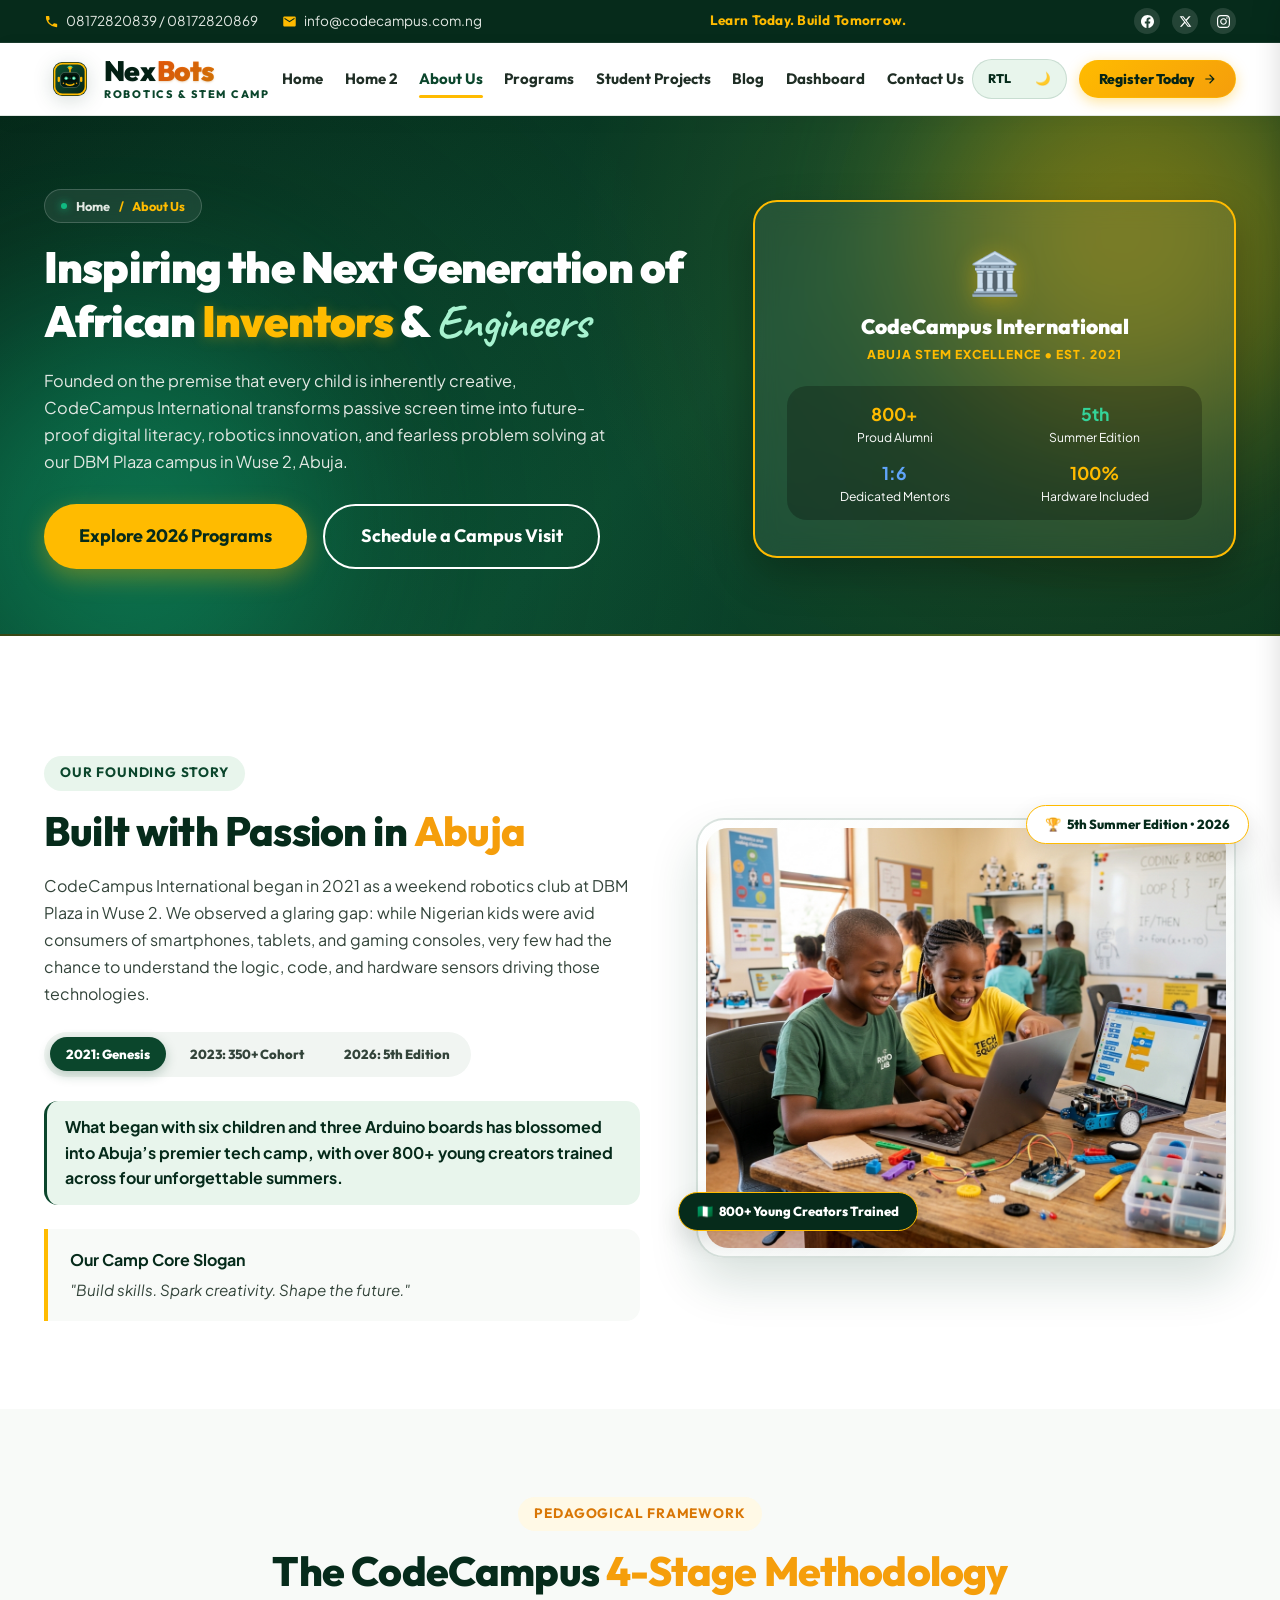
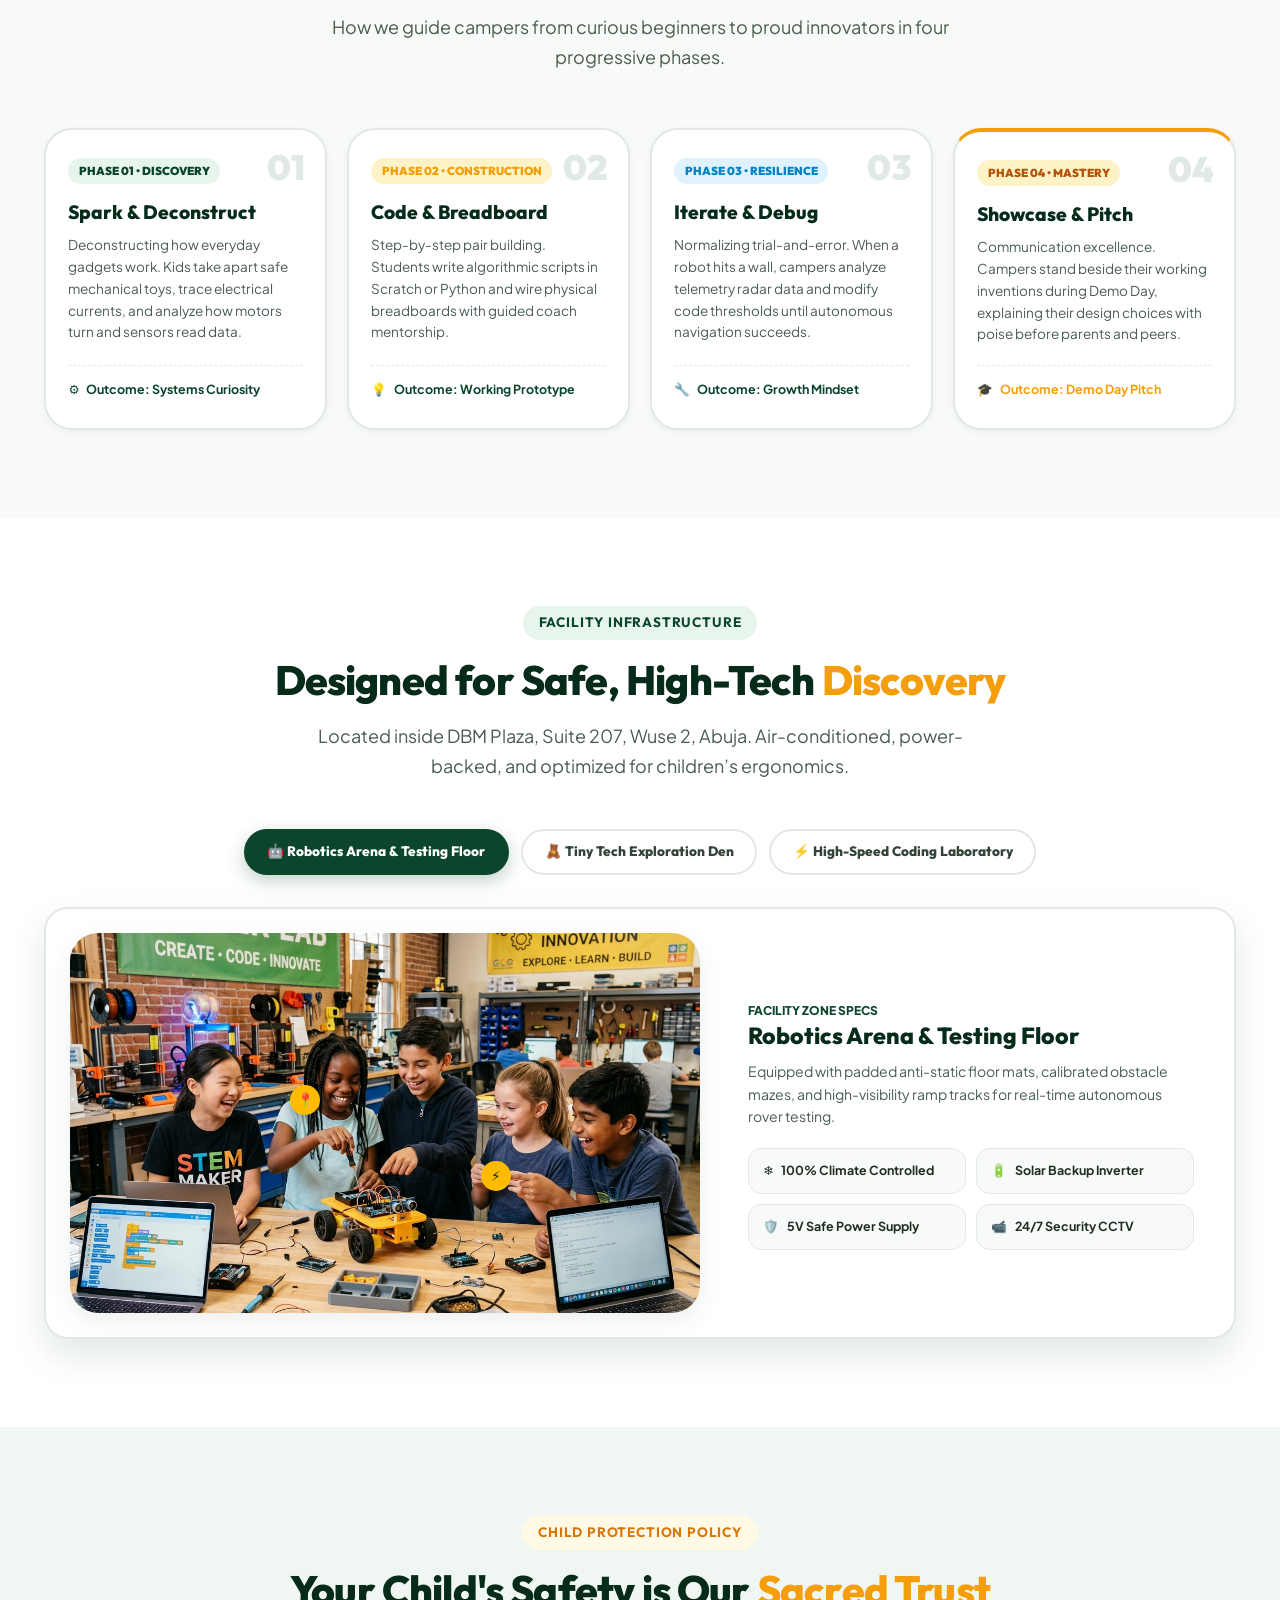
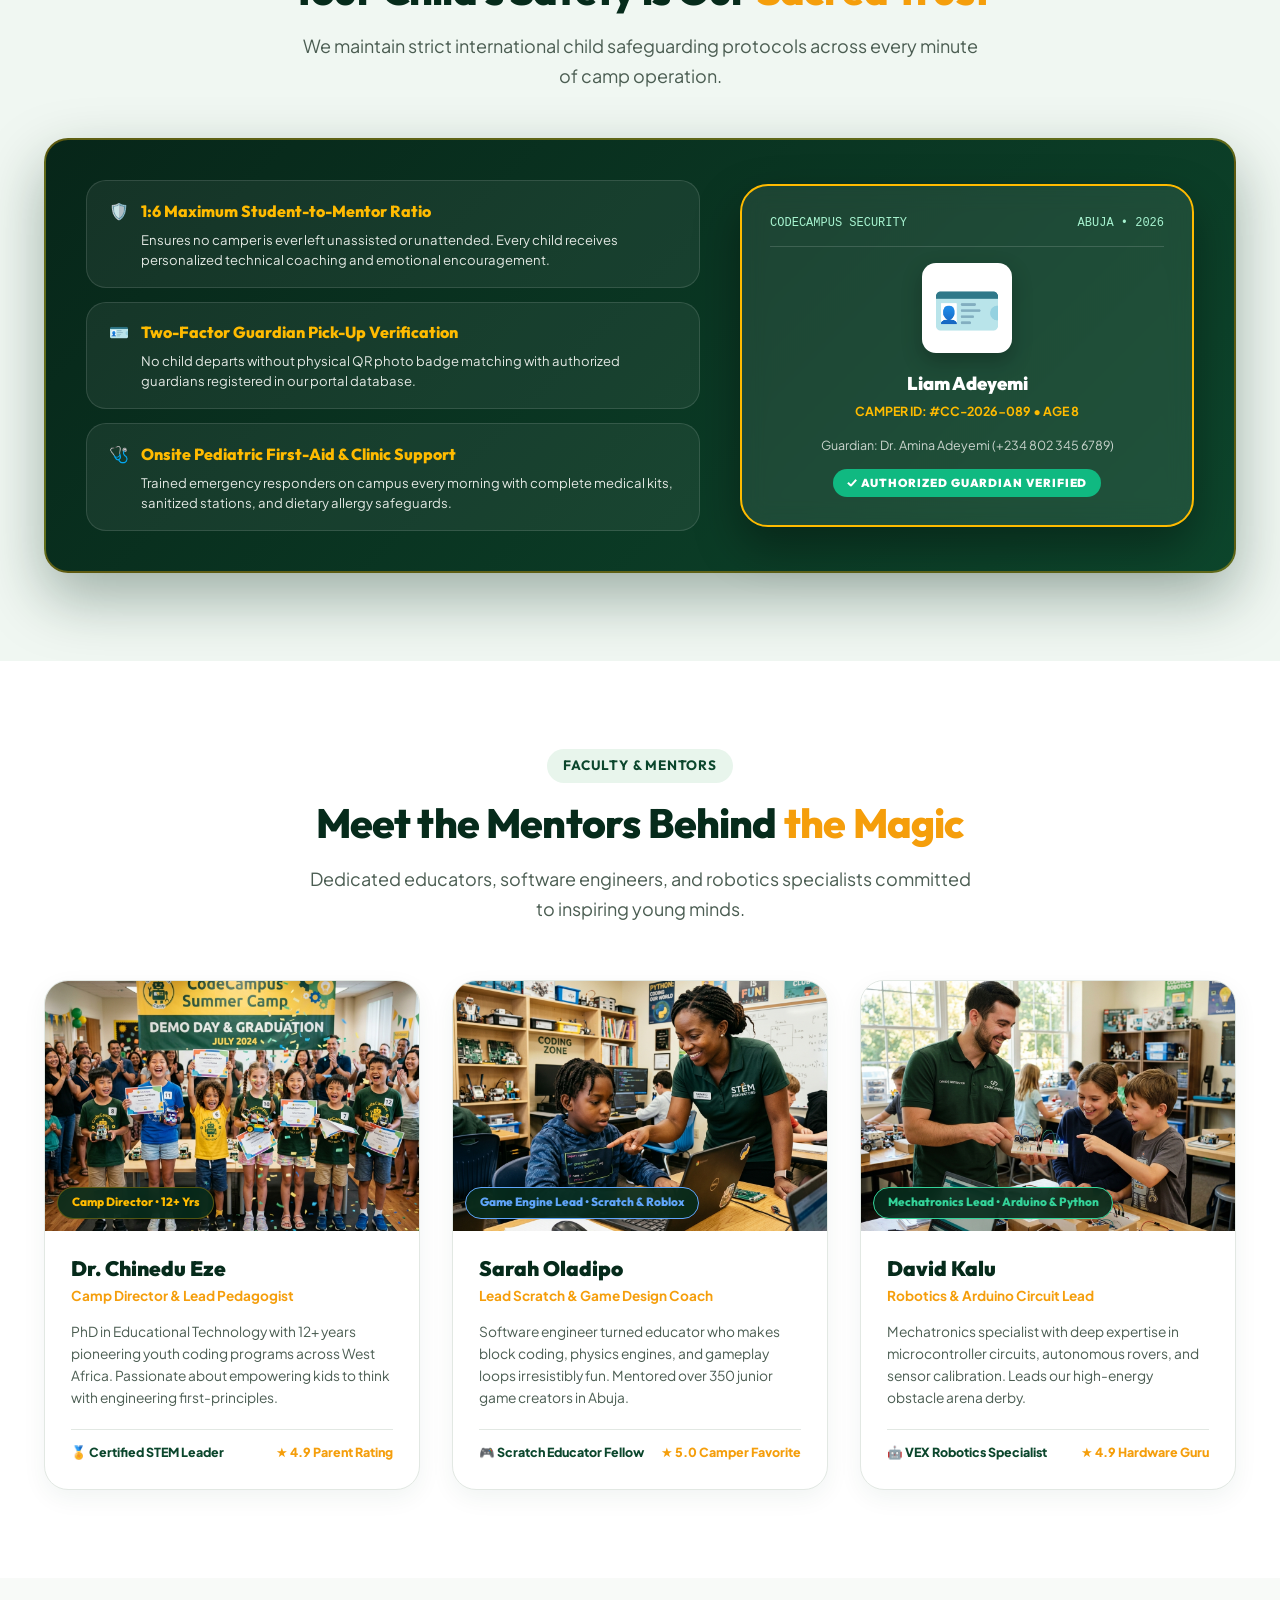
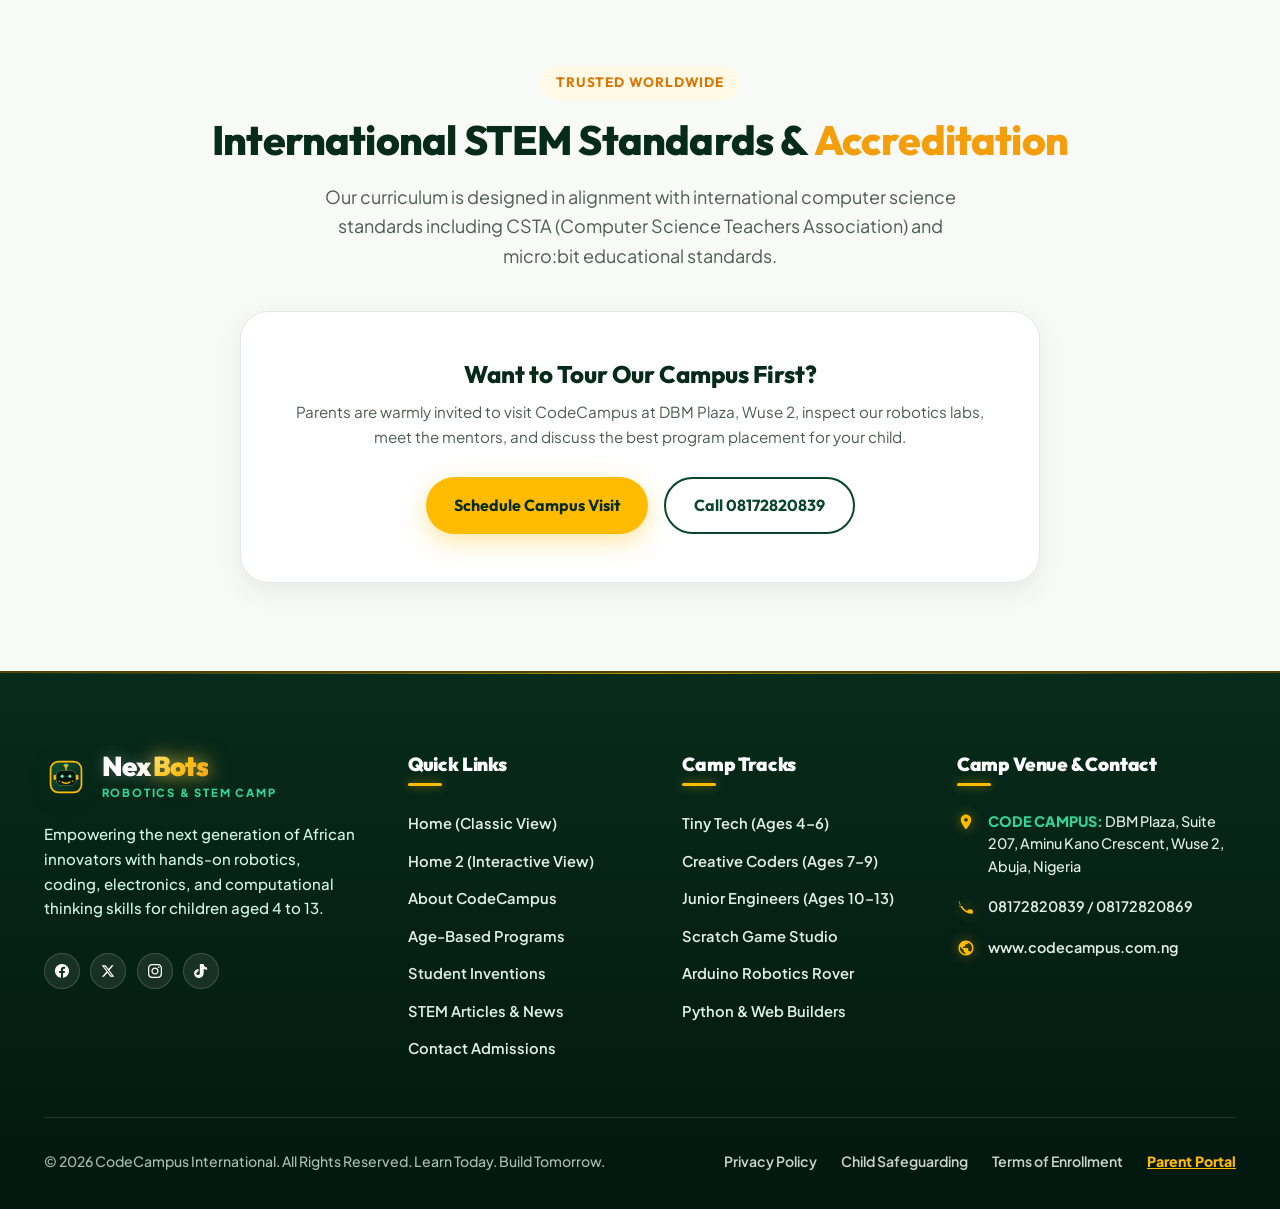
<file: about.html>
<!DOCTYPE html>
<html lang="en">
<head>
  <meta charset="UTF-8">
  <meta name="viewport" content="width=device-width, initial-scale=1.0">
  <title>About Us | Kids Robotics & Coding Summer Camp | CodeCampus</title>
  <meta name="description" content="Learn about CodeCampus International's mission, hands-on educational philosophy, modern facilities, certified mentors, and child safety standards in Abuja.">
  <link rel="icon" type="image/svg+xml" href="assets/images/favicon.svg">
  <link rel="stylesheet" href="assets/css/style.css">
  <script>
    (function(){
      const t = localStorage.getItem('codecampus_theme');
      if (t === 'dark') document.documentElement.setAttribute('data-theme', 'dark');
      const d = localStorage.getItem('codecampus_dir');
      if (d === 'rtl') document.documentElement.setAttribute('dir', 'rtl');
    })();
  </script>
</head>
<body>

  <!-- Top Bar -->
  <div class="top-bar">
    <div class="container">
      <div class="top-bar-contact">
        <a href="tel:08172820839" class="top-bar-item">
          <svg width="15" height="15" fill="currentColor" viewBox="0 0 24 24"><path d="M6.62 10.79a15.05 15.05 0 006.59 6.59l2.2-2.2a1 1 0 011.02-.24 11.72 11.72 0 003.68.59 1 1 0 011 1V20a1 1 0 01-1 1A17 17 0 013 4a1 1 0 011-1h3.5a1 1 0 011 1 11.72 11.72 0 00.59 3.68 1 1 0 01-.24 1.02l-2.23 2.09z"/></svg>
          <span>08172820839 / 08172820869</span>
        </a>
        <a href="mailto:info@codecampus.com.ng" class="top-bar-item">
          <svg width="15" height="15" fill="currentColor" viewBox="0 0 24 24"><path d="M20 4H4c-1.1 0-1.99.9-1.99 2L2 18c0 1.1.9 2 2 2h16c1.1 0 2-.9 2-2V6c0-1.1-.9-2-2-2zm0 4l-8 5-8-5V6l8 5 8-5v2z"/></svg>
          <span>info@codecampus.com.ng</span>
        </a>
      </div>
      <div class="top-bar-motto">Learn Today. Build Tomorrow.</div>
      <div class="top-bar-social">
        <a href="#" aria-label="Facebook"><svg width="13" height="13" fill="currentColor" viewBox="0 0 24 24"><path d="M24 12.073c0-6.627-5.373-12-12-12s-12 5.373-12 12c0 5.99 4.388 10.954 10.125 11.854v-8.385H7.078v-3.47h3.047V9.43c0-3.007 1.792-4.669 4.533-4.669 1.312 0 2.686.235 2.686.235v2.953H15.83c-1.491 0-1.956.925-1.956 1.874v2.25h3.328l-.532 3.47h-2.796v8.385C19.612 23.027 24 18.062 24 12.073z"/></svg></a>
        <a href="#" aria-label="Twitter"><svg width="13" height="13" fill="currentColor" viewBox="0 0 24 24"><path d="M18.244 2.25h3.308l-7.227 8.26 8.502 11.24H16.17l-5.214-6.817L4.99 21.75H1.68l7.73-8.835L1.254 2.25H8.08l4.713 6.231zm-1.161 17.52h1.833L7.084 4.126H5.117z"/></svg></a>
        <a href="#" aria-label="Instagram"><svg width="13" height="13" fill="currentColor" viewBox="0 0 24 24"><path d="M12 2.163c3.204 0 3.584.012 4.85.07 3.252.148 4.771 1.691 4.919 4.919.058 1.265.069 1.645.069 4.849 0 3.205-.012 3.584-.069 4.849-.149 3.225-1.664 4.771-4.919 4.919-1.266.058-1.644.07-4.85.07-3.204 0-3.584-.012-4.849-.07-3.26-.149-4.771-1.699-4.919-4.92-.058-1.265-.07-1.644-.07-4.849 0-3.204.013-3.583.07-4.849.149-3.227 1.664-4.771 4.919-4.919 1.266-.057 1.645-.069 4.849-.069zm0-2.163c-3.259 0-3.667.014-4.947.072-4.358.2-6.78 2.618-6.98 6.98-.059 1.281-.073 1.689-.073 4.948 0 3.259.014 3.668.072 4.948.2 4.358 2.618 6.78 6.98 6.98 1.281.058 1.689.072 4.948.072 3.259 0 3.668-.014 4.948-.072 4.354-.2 6.782-2.618 6.979-6.98.059-1.28.073-1.689.073-4.948 0-3.259-.014-3.667-.072-4.947-.196-4.354-2.617-6.78-6.979-6.98-1.281-.059-1.69-.073-4.949-.073zm0 5.838c-3.403 0-6.162 2.759-6.162 6.162s2.759 6.163 6.162 6.163 6.162-2.759 6.162-6.163c0-3.403-2.759-6.162-6.162-6.162zm0 10.162c-2.209 0-4-1.79-4-4 0-2.209 1.791-4 4-4s4 1.791 4 4c0 2.21-1.791 4-4 4zm6.406-11.845c-.796 0-1.441.645-1.441 1.44s.645 1.44 1.441 1.44c.795 0 1.439-.645 1.439-1.44s-.644-1.44-1.439-1.44z"/></svg></a>
      </div>
    </div>
  </div>

  <!-- Header -->
  <header class="site-header">
    <div class="container header-container">
      <a href="index.html" class="brand-logo" aria-label="NexBots Home">
        <div class="brand-logo-mark">
          <svg width="34" height="34" viewBox="0 0 44 44" fill="none" xmlns="http://www.w3.org/2000/svg">
            <rect width="44" height="44" rx="12" fill="#062b1b"/>
            <rect x="2" y="2" width="40" height="40" rx="10" fill="url(#nexBadgeGradHdrAbt)" stroke="#ffbb00" stroke-width="2.2"/>
            <circle cx="22" cy="7.5" r="2.5" fill="#ffbb00"/>
            <path d="M22 10V13" stroke="#ffbb00" stroke-width="1.8" stroke-linecap="round"/>
            <path d="M18.5 7C18.5 7 19.5 5.5 22 5.5C24.5 5.5 25.5 7 25.5 7" stroke="#34d399" stroke-width="1.2" stroke-linecap="round"/>
            <rect x="6" y="19" width="3" height="7" rx="1.5" fill="#ffbb00"/>
            <rect x="35" y="19" width="3" height="7" rx="1.5" fill="#ffbb00"/>
            <rect x="9.5" y="13.5" width="25" height="19.5" rx="6" fill="#041c11" stroke="rgba(255,255,255,0.22)" stroke-width="1.2"/>
            <rect x="12" y="16.5" width="20" height="9" rx="4.5" fill="#020f09"/>
            <circle cx="17" cy="21" r="2.2" fill="#34d399"/>
            <circle cx="17" cy="21" r="0.9" fill="#ffffff"/>
            <circle cx="27" cy="21" r="2.2" fill="#34d399"/>
            <circle cx="27" cy="21" r="0.9" fill="#ffffff"/>
            <path d="M20 21H24" stroke="rgba(52, 211, 153, 0.6)" stroke-width="1.2" stroke-dasharray="1 1"/>
            <path d="M17 28.5C18.5 30.5 25.5 30.5 27 28.5" stroke="#ffbb00" stroke-width="2" stroke-linecap="round"/>
            <circle cx="13.5" cy="27.5" r="1" fill="#f59e0b"/>
            <circle cx="30.5" cy="27.5" r="1" fill="#f59e0b"/>
            <defs>
              <linearGradient id="nexBadgeGradHdrAbt" x1="2" y1="2" x2="42" y2="42" gradientUnits="userSpaceOnUse">
                <stop offset="0%" stop-color="#0e5335"/>
                <stop offset="100%" stop-color="#052416"/>
              </linearGradient>
            </defs>
          </svg>
        </div>
        <div class="brand-logo-text">
          <span class="title">Nex<span class="highlight-bots">Bots</span></span>
          <span class="subtext">Robotics &amp; STEM Camp</span>
        </div>
      </a>

      <nav class="main-nav">
        <ul class="nav-links">
          <li><a href="index.html" class="nav-link">Home</a></li>
          <li><a href="home-2.html" class="nav-link">Home 2</a></li>
          <li><a href="about.html" class="nav-link active">About Us</a></li>
          <li><a href="programs.html" class="nav-link">Programs</a></li>
          <li><a href="projects.html" class="nav-link">Student Projects</a></li>
          <li><a href="blog.html" class="nav-link">Blog</a></li>
          <li><a href="user-dashboard.html" class="nav-link">Dashboard</a></li>
          <li><a href="contact.html" class="nav-link">Contact Us</a></li>
        </ul>
      </nav>

      <div class="header-actions">
        <!-- RTL & Theme Toggle Controls -->
        <div class="header-utils">
          <button type="button" class="header-util-btn rtl-toggle-btn" title="Toggle RTL / LTR text direction" aria-label="Toggle text direction">
            <span class="rtl-label">RTL</span>
          </button>
          <button type="button" class="header-util-btn theme-toggle-btn" title="Toggle Dark / Light mode" aria-label="Toggle theme">
            <span class="theme-icon-moon">🌙</span>
            <span class="theme-icon-sun" style="display:none;">☀️</span>
          </button>
        </div>

        <!-- Header Primary CTA Button -->
        <a href="contact.html" class="btn-header-cta open-portal-btn" data-auth-mode="register" id="headerCtaBtn" title="Register for Kids Summer Camp 2026">
          <span>Register Today</span>
          <svg width="14" height="14" viewBox="0 0 24 24" fill="currentColor">
            <path d="M12 4l-1.41 1.41L16.17 11H4v2h12.17l-5.58 5.59L12 20l8-8z"/>
          </svg>
        </a>

        <button type="button" class="nav-toggle-btn" id="mobileNavToggle" aria-label="Open menu" title="Open navigation menu">
          <svg width="22" height="22" viewBox="0 0 24 24" fill="none" stroke="currentColor" stroke-width="2.3" stroke-linecap="round">
            <line x1="4" y1="6" x2="20" y2="6"></line>
            <line x1="4" y1="12" x2="20" y2="12"></line>
            <line x1="4" y1="18" x2="20" y2="18"></line>
          </svg>
        </button>
      </div>
    </div>
  </header>

  <!-- Mobile Drawer -->
  <div class="mobile-nav-backdrop" id="mobileNavBackdrop"></div>
  <aside class="mobile-nav-drawer" id="mobileNavDrawer" aria-label="Mobile Navigation Menu">
    <div class="mobile-drawer-top">
      <a href="index.html" class="brand-logo" aria-label="NexBots Home">
        <div class="brand-logo-mark">
          <svg width="32" height="32" viewBox="0 0 44 44" fill="none" xmlns="http://www.w3.org/2000/svg">
            <rect width="44" height="44" rx="12" fill="#062b1b" />
            <rect x="2" y="2" width="40" height="40" rx="10" fill="url(#nexBadgeGradMobAbt)" stroke="#ffbb00" stroke-width="2.2" />
            <circle cx="22" cy="7.5" r="2.5" fill="#ffbb00" />
            <path d="M22 10V13" stroke="#ffbb00" stroke-width="1.8" stroke-linecap="round" />
            <circle cx="17" cy="21" r="2.2" fill="#34d399" />
            <circle cx="27" cy="21" r="2.2" fill="#34d399" />
            <path d="M17 28.5C18.5 30.5 25.5 30.5 27 28.5" stroke="#ffbb00" stroke-width="2" stroke-linecap="round" />
            <defs>
              <linearGradient id="nexBadgeGradMobAbt" x1="2" y1="2" x2="42" y2="42" gradientUnits="userSpaceOnUse">
                <stop offset="0%" stop-color="#0e5335" />
                <stop offset="100%" stop-color="#052416" />
              </linearGradient>
            </defs>
          </svg>
        </div>
        <div class="brand-logo-text">
          <span class="title" style="font-size: 1.35rem;">Nex<span class="highlight-bots">Bots</span></span>
          <span class="subtext">Robotics &amp; STEM Camp</span>
        </div>
      </a>
      <button type="button" class="mobile-drawer-close" id="mobileNavClose" aria-label="Close menu">&times;</button>
    </div>

    <!-- Navigation Links -->
    <nav class="mobile-nav-links">
      <a href="index.html" class="mobile-nav-link">Home</a>
      <a href="home-2.html" class="mobile-nav-link">Home 2 (Alt View)</a>
      <a href="about.html" class="mobile-nav-link active">About Us</a>
      <a href="programs.html" class="mobile-nav-link">Camp Programs</a>
      <a href="projects.html" class="mobile-nav-link">Student Projects</a>
      <a href="blog.html" class="mobile-nav-link">Blog &amp; News</a>
      <a href="user-dashboard.html" class="mobile-nav-link">Dashboard</a>
      <a href="contact.html" class="mobile-nav-link">Contact Us</a>
    </nav>

    <!-- Mobile Registration CTA -->
    <div class="mobile-drawer-cta-wrap">
      <a href="contact.html" class="btn btn-primary mobile-drawer-cta" style="width: 100%; display: flex; align-items: center; justify-content: center; gap: 0.5rem; padding: 0.85rem 1rem;">
        <span>Register Camp 2026 (₦120k)</span>
        <svg width="14" height="14" viewBox="0 0 24 24" fill="currentColor"><path d="M12 4l-1.41 1.41L16.17 11H4v2h12.17l-5.58 5.59L12 20l8-8z"/></svg>
      </a>
    </div>
  </aside>

  <!-- ==========================================================================
       SECTION 1: ABOUT HERO & MISSION STATEMENT
       ========================================================================== -->
  <!-- ==========================================================================
       SECTION 1: UNIFIED ABOUT HERO & MISSION STATEMENT
       ========================================================================== -->
  <section class="subpage-hero-unified">
    <div class="subpage-ambient-orb orb-amber"></div>
    <div class="subpage-ambient-orb orb-emerald"></div>

    <div class="container">
      <div class="subpage-hero-grid">
        <div>
          <!-- Live Breadcrumb Badge -->
          <div class="subpage-breadcrumb">
            <span class="subpage-breadcrumb-dot"></span>
            <a href="index.html">Home</a>
            <span>/</span>
            <span>About Us</span>
          </div>

          <h1 class="subpage-hero-title">
            Inspiring the Next Generation of African <span class="gold">Inventors</span> &amp; <span class="script">Engineers</span>
          </h1>

          <p class="subpage-hero-subtitle">
            Founded on the premise that every child is inherently creative, CodeCampus International transforms passive screen time into future-proof digital literacy, robotics innovation, and fearless problem solving at our DBM Plaza campus in Wuse 2, Abuja.
          </p>

          <div style="display: flex; gap: 1rem; flex-wrap: wrap;">
            <a href="programs.html" class="btn btn-primary btn-lg">Explore 2026 Programs</a>
            <a href="contact.html" class="btn btn-outline-white btn-lg">Schedule a Campus Visit</a>
          </div>
        </div>

        <!-- Unique Right 3D Crest Card -->
        <div>
          <div class="subpage-badge-crest">
            <div class="subpage-crest-icon">🏛️</div>
            <h3 class="subpage-crest-title">CodeCampus International</h3>
            <div class="subpage-crest-tag">Abuja STEM Excellence • Est. 2021</div>

            <div class="subpage-crest-stats-grid">
              <div>
                <strong style="color: var(--color-yellow-bright); font-size: 1.1rem; display: block;">800+</strong>
                <span>Proud Alumni</span>
              </div>
              <div>
                <strong style="color: #34d399; font-size: 1.1rem; display: block;">5th</strong>
                <span>Summer Edition</span>
              </div>
              <div>
                <strong style="color: #60a5fa; font-size: 1.1rem; display: block;">1:6</strong>
                <span>Dedicated Mentors</span>
              </div>
              <div>
                <strong style="color: var(--color-yellow-bright); font-size: 1.1rem; display: block;">100%</strong>
                <span>Hardware Included</span>
              </div>
            </div>
          </div>
        </div>
      </div>
    </div>
  </section>

  <!-- ==========================================================================
       SECTION 2: OUR STORY & ABUJA INNOVATION JOURNEY
       ========================================================================== -->
  <section class="section-spacing" style="background: var(--color-white);">
    <div class="container">
      <div class="abuja-story-layout">
        <div>
          <span class="section-tag">Our Founding Story</span>
          <h2 class="section-title">Built with Passion in <span class="highlight">Abuja</span></h2>
          <p style="color: var(--color-gray-700); line-height: 1.7; margin-bottom: 1.25rem;">
            CodeCampus International began in 2021 as a weekend robotics club at DBM Plaza in Wuse 2. We observed a glaring gap: while Nigerian kids were avid consumers of smartphones, tablets, and gaming consoles, very few had the chance to understand the logic, code, and hardware sensors driving those technologies.
          </p>

          <!-- Interactive Story Year Scrubber -->
          <div class="story-timeline-scrubber" id="storyYearScrubber">
            <button type="button" class="story-year-pill active" data-year="2021">2021: Genesis</button>
            <button type="button" class="story-year-pill" data-year="2023">2023: 350+ Cohort</button>
            <button type="button" class="story-year-pill" data-year="2026">2026: 5th Edition</button>
          </div>

          <p id="storyYearDesc" style="color: var(--color-green-darkest); font-weight: 700; line-height: 1.6; margin-bottom: 1.5rem; background: var(--color-green-subtle); padding: 0.85rem 1.15rem; border-radius: var(--radius-md); border-left: 3px solid var(--color-green-primary);">
            What began with six children and three Arduino boards has blossomed into Abuja’s premier tech camp, with over 800+ young creators trained across four unforgettable summers.
          </p>

          <div style="background: var(--color-gray-50); border-left: 4px solid var(--color-yellow-bright); padding: 1.15rem 1.35rem; border-radius: 0 var(--radius-md) var(--radius-md) 0;">
            <strong style="color: var(--color-green-darkest); display: block; margin-bottom: 0.25rem;">Our Camp Core Slogan</strong>
            <span style="color: var(--color-gray-700); font-style: italic; font-size: 0.95rem;">"Build skills. Spark creativity. Shape the future."</span>
          </div>
        </div>

        <div class="story-floating-photo-frame">
          <img src="assets/images/hero-kids-coding.jpg" alt="Children collaborating at CodeCampus Summer Camp" id="storyStageImg">
          <div class="story-hud-pill" style="top: -15px; right: -15px;">
            <span>🏆</span> 5th Summer Edition • 2026
          </div>
          <div class="story-hud-pill" style="bottom: 25px; left: -20px; background: #062b1b; color: var(--color-white); border-color: var(--color-yellow-bright);">
            <span>🇳🇬</span> 800+ Young Creators Trained
          </div>
        </div>
      </div>
    </div>
  </section>

  <!-- ==========================================================================
       SECTION 3: THE CODECAMPUS 4-STAGE METHODOLOGY (SPIRAL HELIX PIPELINE)
       ========================================================================== -->
  <section class="section-spacing" style="background: var(--color-gray-50);">
    <div class="container">
      <div class="text-center">
        <span class="section-tag yellow">Pedagogical Framework</span>
        <h2 class="section-title">The CodeCampus <span class="highlight">4-Stage Methodology</span></h2>
        <p class="section-subtitle">How we guide campers from curious beginners to proud innovators in four progressive phases.</p>
      </div>

      <div class="spiral-pipeline-flow">
        <!-- Phase 1 -->
        <div class="pipeline-phase-card">
          <span class="pipeline-phase-number">01</span>
          <span class="pipeline-phase-badge">Phase 01 • Discovery</span>
          <h3 class="pipeline-phase-title">Spark &amp; Deconstruct</h3>
          <p class="pipeline-phase-desc">
            Deconstructing how everyday gadgets work. Kids take apart safe mechanical toys, trace electrical currents, and analyze how motors turn and sensors read data.
          </p>
          <div class="pipeline-phase-takeaway">
            <span>⚙️</span>
            <span>Outcome: Systems Curiosity</span>
          </div>
        </div>

        <!-- Phase 2 -->
        <div class="pipeline-phase-card">
          <span class="pipeline-phase-number">02</span>
          <span class="pipeline-phase-badge">Phase 02 • Construction</span>
          <h3 class="pipeline-phase-title">Code &amp; Breadboard</h3>
          <p class="pipeline-phase-desc">
            Step-by-step pair building. Students write algorithmic scripts in Scratch or Python and wire physical breadboards with guided coach mentorship.
          </p>
          <div class="pipeline-phase-takeaway">
            <span>💡</span>
            <span>Outcome: Working Prototype</span>
          </div>
        </div>

        <!-- Phase 3 -->
        <div class="pipeline-phase-card">
          <span class="pipeline-phase-number">03</span>
          <span class="pipeline-phase-badge">Phase 03 • Resilience</span>
          <h3 class="pipeline-phase-title">Iterate &amp; Debug</h3>
          <p class="pipeline-phase-desc">
            Normalizing trial-and-error. When a robot hits a wall, campers analyze telemetry radar data and modify code thresholds until autonomous navigation succeeds.
          </p>
          <div class="pipeline-phase-takeaway">
            <span>🔧</span>
            <span>Outcome: Growth Mindset</span>
          </div>
        </div>

        <!-- Phase 4 -->
        <div class="pipeline-phase-card" style="border-top: 4px solid var(--color-orange-golden);">
          <span class="pipeline-phase-number">04</span>
          <span class="pipeline-phase-badge">Phase 04 • Mastery</span>
          <h3 class="pipeline-phase-title">Showcase &amp; Pitch</h3>
          <p class="pipeline-phase-desc">
            Communication excellence. Campers stand beside their working inventions during Demo Day, explaining their design choices with poise before parents and peers.
          </p>
          <div class="pipeline-phase-takeaway" style="color: var(--color-orange-golden);">
            <span>🎓</span>
            <span>Outcome: Demo Day Pitch</span>
          </div>
        </div>
      </div>
    </div>
  </section>

  <!-- ==========================================================================
       SECTION 4: CAMPUS ENVIRONMENT & FACILITIES (360° FACILITY TOUR)
       ========================================================================== -->
  <section class="section-spacing" style="background: var(--color-white);">
    <div class="container">
      <div class="text-center">
        <span class="section-tag">Facility Infrastructure</span>
        <h2 class="section-title">Designed for Safe, High-Tech <span class="highlight">Discovery</span></h2>
        <p class="section-subtitle">Located inside DBM Plaza, Suite 207, Wuse 2, Abuja. Air-conditioned, power-backed, and optimized for children’s ergonomics.</p>
      </div>

      <div class="facility-tour-stage">
        <!-- Interactive Capsule Navigation -->
        <div class="facility-nav-pills" id="facilityNavPills">
          <button type="button" class="facility-pill-btn active" data-fac="arena">🤖 Robotics Arena &amp; Testing Floor</button>
          <button type="button" class="facility-pill-btn" data-fac="den">🧸 Tiny Tech Exploration Den</button>
          <button type="button" class="facility-pill-btn" data-fac="lab">⚡ High-Speed Coding Laboratory</button>
        </div>

        <!-- Panoramic Stage Viewport with Inspection Pins -->
        <div class="facility-panoramic-view">
          <div class="facility-photo-viewport">
            <img src="assets/images/robotics-lab-maker.jpg" alt="Campus Facility View" id="facilityStageImg">
            <div class="facility-inspect-pin" style="top: 40%; left: 35%;" title="Padded Anti-Static Flooring">
              <span>📍</span>
            </div>
            <div class="facility-inspect-pin" style="top: 60%; right: 30%;" title="Calibrated Obstacle Ramps">
              <span>⚡</span>
            </div>
          </div>

          <div class="facility-specs-panel">
            <span style="font-size: 0.75rem; font-weight: 800; color: var(--color-green-primary); text-transform: uppercase;">FACILITY ZONE SPECS</span>
            <h3 id="facilityStageTitle">Robotics Arena &amp; Testing Floor</h3>
            <p id="facilityStageDesc">
              Equipped with padded anti-static floor mats, calibrated obstacle mazes, and high-visibility ramp tracks for real-time autonomous rover testing.
            </p>

            <div class="facility-specs-grid" id="facilitySpecsGrid">
              <div class="facility-metric-card">
                <span>❄️</span>
                <span>100% Climate Controlled</span>
              </div>
              <div class="facility-metric-card">
                <span>🔋</span>
                <span>Solar Backup Inverter</span>
              </div>
              <div class="facility-metric-card">
                <span>🛡️</span>
                <span>5V Safe Power Supply</span>
              </div>
              <div class="facility-metric-card">
                <span>📹</span>
                <span>24/7 Security CCTV</span>
              </div>
            </div>
          </div>
        </div>
      </div>
    </div>
  </section>

  <!-- ==========================================================================
       SECTION 5: CHILD PROTECTION & ZERO-COMPROMISE SECURITY VAULT
       ========================================================================== -->
  <section class="section-spacing" style="background: var(--color-green-tint);">
    <div class="container">
      <div class="text-center">
        <span class="section-tag yellow">Child Protection Policy</span>
        <h2 class="section-title">Your Child's Safety is Our <span class="highlight">Sacred Trust</span></h2>
        <p class="section-subtitle">We maintain strict international child safeguarding protocols across every minute of camp operation.</p>
      </div>

      <div class="security-trust-vault">
        <!-- Left: Interactive Expandable Protocols -->
        <div class="security-accordion-list">
          <div class="security-acc-item">
            <div class="security-acc-header">
              <span>🛡️</span>
              <span>1:6 Maximum Student-to-Mentor Ratio</span>
            </div>
            <p class="security-acc-desc">
              Ensures no camper is ever left unassisted or unattended. Every child receives personalized technical coaching and emotional encouragement.
            </p>
          </div>

          <div class="security-acc-item">
            <div class="security-acc-header">
              <span>🪪</span>
              <span>Two-Factor Guardian Pick-Up Verification</span>
            </div>
            <p class="security-acc-desc">
              No child departs without physical QR photo badge matching with authorized guardians registered in our portal database.
            </p>
          </div>

          <div class="security-acc-item">
            <div class="security-acc-header">
              <span>🩺</span>
              <span>Onsite Pediatric First-Aid &amp; Clinic Support</span>
            </div>
            <p class="security-acc-desc">
              Trained emergency responders on campus every morning with complete medical kits, sanitized stations, and dietary allergy safeguards.
            </p>
          </div>
        </div>

        <!-- Right: Holographic Guardian Badge Simulator -->
        <div class="hologram-guardian-badge">
          <div class="hologram-badge-top">
            <span>CODECAMPUS SECURITY</span>
            <span>ABUJA • 2026</span>
          </div>
          <div class="hologram-qr-box">
            <span>🪪</span>
          </div>
          <div class="hologram-camper-name">Liam Adeyemi</div>
          <div class="hologram-camper-meta">CAMPER ID: #CC-2026-089 • AGE 8</div>
          <div style="font-size: 0.78rem; color: var(--color-gray-300); margin-bottom: 0.75rem;">
            Guardian: Dr. Amina Adeyemi (+234 802 345 6789)
          </div>
          <span class="hologram-verified-stamp">✓ AUTHORIZED GUARDIAN VERIFIED</span>
        </div>
      </div>
    </div>
  </section>

  <!-- ==========================================================================
       SECTION 6: LEADERSHIP & EXPERT MENTOR TEAM
       ========================================================================== -->
  <section class="section-spacing" style="background: var(--color-white);">
    <div class="container">
      <div class="text-center">
        <span class="section-tag">Faculty & Mentors</span>
        <h2 class="section-title">Meet the Mentors Behind <span class="highlight">the Magic</span></h2>
        <p class="section-subtitle">Dedicated educators, software engineers, and robotics specialists committed to inspiring young minds.</p>
      </div>

      <div class="mentor-spotlight-deck">
        <!-- Mentor 1 -->
        <article class="mentor-spotlight-card">
          <div class="mentor-spotlight-photo-frame">
            <img src="assets/images/demo-day-celebration.jpg" alt="Dr. Chinedu Eze" width="400" height="250">
            <span class="mentor-track-badge">Camp Director • 12+ Yrs</span>
          </div>
          <div class="mentor-spotlight-body">
            <h3 class="mentor-spotlight-name">Dr. Chinedu Eze</h3>
            <div class="mentor-spotlight-role">Camp Director &amp; Lead Pedagogist</div>
            <p class="mentor-spotlight-bio">
              PhD in Educational Technology with 12+ years pioneering youth coding programs across West Africa. Passionate about empowering kids to think with engineering first-principles.
            </p>
            <div class="mentor-spotlight-footer">
              <span>🏅 Certified STEM Leader</span>
              <span style="color: var(--color-orange-golden);">★ 4.9 Parent Rating</span>
            </div>
          </div>
        </article>

        <!-- Mentor 2 -->
        <article class="mentor-spotlight-card">
          <div class="mentor-spotlight-photo-frame">
            <img src="assets/images/instructor-mentoring.jpg" alt="Sarah Oladipo" width="400" height="250">
            <span class="mentor-track-badge" style="color: #60a5fa; border-color: #60a5fa;">Game Engine Lead • Scratch &amp; Roblox</span>
          </div>
          <div class="mentor-spotlight-body">
            <h3 class="mentor-spotlight-name">Sarah Oladipo</h3>
            <div class="mentor-spotlight-role">Lead Scratch &amp; Game Design Coach</div>
            <p class="mentor-spotlight-bio">
              Software engineer turned educator who makes block coding, physics engines, and gameplay loops irresistibly fun. Mentored over 350 junior game creators in Abuja.
            </p>
            <div class="mentor-spotlight-footer">
              <span>🎮 Scratch Educator Fellow</span>
              <span style="color: var(--color-orange-golden);">★ 5.0 Camper Favorite</span>
            </div>
          </div>
        </article>

        <!-- Mentor 3 -->
        <article class="mentor-spotlight-card">
          <div class="mentor-spotlight-photo-frame">
            <img src="assets/images/mentor-male-instructor.jpg" alt="David Kalu" width="400" height="250">
            <span class="mentor-track-badge" style="color: #34d399; border-color: #34d399;">Mechatronics Lead • Arduino &amp; Python</span>
          </div>
          <div class="mentor-spotlight-body">
            <h3 class="mentor-spotlight-name">David Kalu</h3>
            <div class="mentor-spotlight-role">Robotics &amp; Arduino Circuit Lead</div>
            <p class="mentor-spotlight-bio">
              Mechatronics specialist with deep expertise in microcontroller circuits, autonomous rovers, and sensor calibration. Leads our high-energy obstacle arena derby.
            </p>
            <div class="mentor-spotlight-footer">
              <span>🤖 VEX Robotics Specialist</span>
              <span style="color: var(--color-orange-golden);">★ 4.9 Hardware Guru</span>
            </div>
          </div>
        </article>
      </div>
    </div>
  </section>

  <!-- ==========================================================================
       SECTION 7: ACCREDITATION, PARTNERSHIPS & CAMPUS TOUR CTA
       ========================================================================== -->
  <section class="section-spacing" style="background: var(--color-gray-50);">
    <div class="container text-center">
      <span class="section-tag yellow">Trusted Worldwide</span>
      <h2 class="section-title">International STEM Standards & <span class="highlight">Accreditation</span></h2>
      <p class="section-subtitle" style="margin-bottom: 2.5rem;">
        Our curriculum is designed in alignment with international computer science standards including CSTA (Computer Science Teachers Association) and micro:bit educational standards.
      </p>

      <div style="background: var(--color-white); border-radius: var(--radius-xl); padding: 3rem; box-shadow: var(--shadow-md); border: 1px solid var(--color-gray-200); max-width: 800px; margin: 0 auto;">
        <h3 style="font-size: 1.5rem; color: var(--color-green-darkest); margin-bottom: 0.75rem;">Want to Tour Our Campus First?</h3>
        <p style="color: var(--color-gray-600); margin-bottom: 1.75rem; font-size: 0.95rem;">
          Parents are warmly invited to visit CodeCampus at DBM Plaza, Wuse 2, inspect our robotics labs, meet the mentors, and discuss the best program placement for your child.
        </p>
        <div style="display: flex; justify-content: center; gap: 1rem; flex-wrap: wrap;">
          <a href="contact.html" class="btn btn-primary">Schedule Campus Visit</a>
          <a href="tel:08172820839" class="btn btn-outline-green">Call 08172820839</a>
        </div>
      </div>
    </div>
  </section>

  <!-- Shared Footer -->
  <footer class="site-footer">
    <div class="container">
      <div class="footer-top-grid">
        <!-- Brand & Mission Column -->
        <div class="footer-brand-col">
          <a href="index.html" class="footer-logo" aria-label="NexBots Home">
            <div class="brand-logo-mark">
              <svg width="34" height="34" viewBox="0 0 44 44" fill="none" xmlns="http://www.w3.org/2000/svg">
                <rect width="44" height="44" rx="12" fill="#062b1b" />
                <rect x="2" y="2" width="40" height="40" rx="10" fill="url(#nexBadgeGradFtrShared)" stroke="#ffbb00" stroke-width="2.2" />
                <circle cx="22" cy="7.5" r="2.5" fill="#ffbb00" />
                <path d="M22 10V13" stroke="#ffbb00" stroke-width="1.8" stroke-linecap="round" />
                <path d="M18.5 7C18.5 7 19.5 5.5 22 5.5C24.5 5.5 25.5 7 25.5 7" stroke="#34d399" stroke-width="1.2" stroke-linecap="round" />
                <rect x="6" y="19" width="3" height="7" rx="1.5" fill="#ffbb00" />
                <rect x="35" y="19" width="3" height="7" rx="1.5" fill="#ffbb00" />
                <rect x="9.5" y="13.5" width="25" height="19.5" rx="6" fill="#041c11" stroke="rgba(255,255,255,0.22)" stroke-width="1.2" />
                <rect x="12" y="16.5" width="20" height="9" rx="4.5" fill="#020f09" />
                <circle cx="17" cy="21" r="2.2" fill="#34d399" />
                <circle cx="17" cy="21" r="0.9" fill="#ffffff" />
                <circle cx="27" cy="21" r="2.2" fill="#34d399" />
                <circle cx="27" cy="21" r="0.9" fill="#ffffff" />
                <path d="M20 21H24" stroke="rgba(52, 211, 153, 0.6)" stroke-width="1.2" stroke-dasharray="1 1" />
                <path d="M17 28.5C18.5 30.5 25.5 30.5 27 28.5" stroke="#ffbb00" stroke-width="2" stroke-linecap="round" />
                <circle cx="13.5" cy="27.5" r="1" fill="#f59e0b" />
                <circle cx="30.5" cy="27.5" r="1" fill="#f59e0b" />
                <defs>
                  <linearGradient id="nexBadgeGradFtrShared" x1="2" y1="2" x2="42" y2="42" gradientUnits="userSpaceOnUse">
                    <stop offset="0%" stop-color="#0e5335" />
                    <stop offset="100%" stop-color="#052416" />
                  </linearGradient>
                </defs>
              </svg>
            </div>
            <div class="footer-logo-text">
              <div class="title">Nex<span class="highlight-bots">Bots</span></div>
              <div class="subtext">Robotics &amp; STEM Camp</div>
            </div>
          </a>
          <p class="footer-brand-desc">
            Empowering the next generation of African innovators with hands-on robotics, coding, electronics, and
            computational thinking skills for children aged 4 to 13.
          </p>
          <div class="footer-social-strip">
            <a href="#" aria-label="Facebook"><svg width="14" height="14" fill="currentColor" viewBox="0 0 24 24"><path d="M24 12.073c0-6.627-5.373-12-12-12s-12 5.373-12 12c0 5.99 4.388 10.954 10.125 11.854v-8.385H7.078v-3.47h3.047V9.43c0-3.007 1.792-4.669 4.533-4.669 1.312 0 2.686.235 2.686.235v2.953H15.83c-1.491 0-1.956.925-1.956 1.874v2.25h3.328l-.532 3.47h-2.796v8.385C19.612 23.027 24 18.062 24 12.073z"/></svg></a>
            <a href="#" aria-label="X / Twitter"><svg width="14" height="14" fill="currentColor" viewBox="0 0 24 24"><path d="M18.244 2.25h3.308l-7.227 8.26 8.502 11.24H16.17l-5.214-6.817L4.99 21.75H1.68l7.73-8.835L1.254 2.25H8.08l4.713 6.231zm-1.161 17.52h1.833L7.084 4.126H5.117z"/></svg></a>
            <a href="#" aria-label="Instagram"><svg width="14" height="14" fill="currentColor" viewBox="0 0 24 24"><path d="M12 2.163c3.204 0 3.584.012 4.85.07 3.252.148 4.771 1.691 4.919 4.919.058 1.265.069 1.645.069 4.849 0 3.205-.012 3.584-.069 4.849-.149 3.225-1.664 4.771-4.919 4.919-1.266.058-1.644.07-4.85.07-3.204 0-3.584-.012-4.849-.07-3.26-.149-4.771-1.699-4.919-4.92-.058-1.265-.07-1.644-.07-4.849 0-3.204.013-3.583.07-4.849.149-3.227 1.664-4.771 4.919-4.919 1.266-.057 1.645-.069 4.849-.069zm0-2.163c-3.259 0-3.667.014-4.947.072-4.358.2-6.78 2.618-6.98 6.98-.059 1.281-.073 1.689-.073 4.948 0 3.259.014 3.668.072 4.948.2 4.358 2.618 6.78 6.98 6.98 1.281.058 1.689.072 4.948.072 3.259 0 3.668-.014 4.948-.072 4.354-.2 6.782-2.618 6.979-6.98.059-1.28.073-1.689.073-4.948 0-3.259-.014-3.667-.072-4.947-.196-4.354-2.617-6.78-6.979-6.98-1.281-.059-1.69-.073-4.949-.073zm0 5.838c-3.403 0-6.162 2.759-6.162 6.162s2.759 6.163 6.162 6.163 6.162-2.759 6.162-6.163c0-3.403-2.759-6.162-6.162-6.162zm0 10.162c-2.209 0-4-1.79-4-4 0-2.209 1.791-4 4-4s4 1.791 4 4c0 2.21-1.791 4-4 4zm6.406-11.845c-.796 0-1.441.645-1.441 1.44s.645 1.44 1.441 1.44c.795 0 1.439-.645 1.439-1.44s-.644-1.44-1.439-1.44z"/></svg></a>
            <a href="#" aria-label="TikTok"><svg width="14" height="14" fill="currentColor" viewBox="0 0 24 24"><path d="M12.525.02c1.31-.02 2.61-.01 3.91-.02.08 1.53.63 3.09 1.75 4.17 1.12 1.11 2.7 1.62 4.24 1.79v4.03c-1.44-.05-2.89-.35-4.2-.97-.57-.26-1.1-.59-1.59-1.01V14.5c.01 2.32-.6 4.67-2.06 6.46-1.77 2.19-4.55 3.32-7.35 3.01-3.4-.33-6.28-2.89-6.95-6.25-.79-3.79 1.44-7.66 5.17-8.77.72-.22 1.48-.33 2.24-.34v4.06c-.84.05-1.7.27-2.38.78-.96.72-1.46 1.94-1.28 3.14.18 1.25 1.16 2.27 2.41 2.44 1.34.19 2.74-.53 3.26-1.78.23-.55.33-1.15.32-1.75V.02z"/></svg></a>
          </div>
        </div>

        <!-- Quick Links Column -->
        <div>
          <h4 class="footer-col-title">Quick Links</h4>
          <ul class="footer-links">
            <li><a href="index.html" class="footer-link">Home (Classic View)</a></li>
            <li><a href="home-2.html" class="footer-link">Home 2 (Interactive View)</a></li>
            <li><a href="about.html" class="footer-link">About CodeCampus</a></li>
            <li><a href="programs.html" class="footer-link">Age-Based Programs</a></li>
            <li><a href="projects.html" class="footer-link">Student Inventions</a></li>
            <li><a href="blog.html" class="footer-link">STEM Articles &amp; News</a></li>
            <li><a href="contact.html" class="footer-link">Contact Admissions</a></li>
          </ul>
        </div>

        <!-- Camp Tracks Column -->
        <div>
          <h4 class="footer-col-title">Camp Tracks</h4>
          <ul class="footer-links">
            <li><a href="programs.html#track-tiny" class="footer-link">Tiny Tech (Ages 4–6)</a></li>
            <li><a href="programs.html#track-makers" class="footer-link">Creative Coders (Ages 7–9)</a></li>
            <li><a href="programs.html#track-engineers" class="footer-link">Junior Engineers (Ages 10–13)</a></li>
            <li><a href="programs.html" class="footer-link">Scratch Game Studio</a></li>
            <li><a href="programs.html" class="footer-link">Arduino Robotics Rover</a></li>
            <li><a href="programs.html" class="footer-link">Python &amp; Web Builders</a></li>
          </ul>
        </div>

        <!-- Venue & Contact Column -->
        <div>
          <h4 class="footer-col-title">Camp Venue &amp; Contact</h4>
          <div class="footer-contact-item">
            <svg width="18" height="18" fill="currentColor" viewBox="0 0 24 24">
              <path d="M12 2C8.13 2 5 5.13 5 9c0 5.25 7 13 7 13s7-7.75 7-13c0-3.87-3.13-7-7-7zm0 9.5c-1.38 0-2.5-1.12-2.5-2.5s1.12-2.5 2.5-2.5 2.5 1.12 2.5 2.5-1.12 2.5-2.5 2.5z" />
            </svg>
            <span><strong>CODE CAMPUS:</strong> DBM Plaza, Suite 207, Aminu Kano Crescent, Wuse 2, Abuja, Nigeria</span>
          </div>
          <div class="footer-contact-item">
            <svg width="18" height="18" fill="currentColor" viewBox="0 0 24 24">
              <path d="M6.62 10.79a15.05 15.05 0 006.59 6.59l2.2-2.2a1 1 0 011.02-.24 11.72 11.72 0 003.68.59 1 1 0 011 1V20a1 1 0 01-1 1A17 17 0 013 4a1 1 0 011 1 11.72 11.72 0 00.59 3.68 1 1 0 01-.24 1.02l-2.23 2.09z" />
            </svg>
            <div>
              <a href="tel:08172820839">08172820839</a> / <a href="tel:08172820869">08172820869</a>
            </div>
          </div>
          <div class="footer-contact-item">
            <svg width="18" height="18" fill="currentColor" viewBox="0 0 24 24">
              <path d="M12 2C6.48 2 2 6.48 2 12s4.48 10 10 10 10-4.48 10-10S17.52 2 12 2zm-1 17.93c-3.95-.49-7-3.85-7-7.93 0-.62.08-1.21.21-1.79L9 15v1c0 1.1.9 2 2 2v1.93zm6.9-2.54c-.26-.81-1-1.39-1.9-1.39h-1v-3c0-.55-.45-1-1-1H8v-2h2c.55 0 1-.45 1-1V7h2c1.1 0 2-.9 2-2v-.41c2.93 1.19 5 4.06 5 7.41 0 2.08-.8 3.97-2.1 5.39z" />
            </svg>
            <a href="https://www.codecampus.com.ng" target="_blank" rel="noopener">www.codecampus.com.ng</a>
          </div>
        </div>
      </div>

      <!-- Footer Bottom Bar -->
      <div class="footer-bottom-bar">
        <div>
          © 2026 CodeCampus International. All Rights Reserved. Learn Today. Build Tomorrow.
        </div>
        <div class="footer-bottom-links">
          <a href="#">Privacy Policy</a>
          <a href="#">Child Safeguarding</a>
          <a href="#">Terms of Enrollment</a>
          <button type="button" class="open-portal-btn footer-portal-trigger" title="Open Parent Portal">Parent Portal</button>
        </div>
      </div>
    </div>
  </footer>

  <!-- Parent Portal Modal (Shared) -->
  <div class="portal-modal-overlay" id="parentPortalModal">
    <div class="portal-modal-window">
      <!-- Modal Top Header Bar with Brand, RTL, Theme & Close Controls -->
      <div class="portal-modal-topbar">
        <a href="index.html" class="portal-modal-topbar-left portal-header-brand-link" title="NexBots Home - Return to Main Website">
          <div class="portal-header-brand-mark">
            <svg width="26" height="26" viewBox="0 0 44 44" fill="none" xmlns="http://www.w3.org/2000/svg">
              <rect width="44" height="44" rx="10" fill="#062b1b" />
              <rect x="2" y="2" width="40" height="40" rx="8" fill="#0e5335" stroke="#ffbb00" stroke-width="2.2" />
              <circle cx="22" cy="7.5" r="2.5" fill="#ffbb00" />
              <path d="M22 10V13" stroke="#ffbb00" stroke-width="2" stroke-linecap="round" />
              <circle cx="17" cy="21" r="2.2" fill="#34d399" />
              <circle cx="27" cy="21" r="2.2" fill="#34d399" />
              <path d="M17 28.5C18.5 30.5 25.5 30.5 27 28.5" stroke="#ffbb00" stroke-width="2" stroke-linecap="round" />
            </svg>
          </div>
          <div class="portal-header-titles">
            <span class="portal-header-app-name">Nex<span class="highlight-bots">Bots</span> <span class="portal-header-app-sub">• Parent Portal</span></span>
            <span class="portal-header-tagline">SUMMER CAMP 2026 • RETURN HOME ↗</span>
          </div>
        </a>

        <div class="portal-modal-topbar-right">
          <!-- RTL Toggle Button inside Modal Header -->
          <button type="button" class="portal-top-ctrl-btn rtl-toggle-btn" id="portalRtlToggleBtn" title="Toggle RTL / LTR text direction" aria-label="Toggle text direction">
            <span class="rtl-label">RTL</span>
          </button>
          <!-- Theme Toggle Button inside Modal Header -->
          <button type="button" class="portal-top-ctrl-btn theme-toggle-btn" id="portalThemeToggleBtn" title="Toggle Dark / Light mode" aria-label="Toggle theme">
            <span class="theme-icon-moon">🌙</span>
            <span class="theme-icon-sun" style="display:none;">☀️</span>
          </button>
          <!-- Close Button -->
          <button type="button" class="portal-modal-close-btn" id="portalModalClose" aria-label="Close Portal">&times;</button>
        </div>
      </div>

      <!-- Auth Screens (Login / Register / Reset Password) -->
      <div class="auth-container" id="portalAuthContainer">
        <!-- Brand Left Side -->
        <div class="auth-brand-side">
          <div class="auth-brand-content">
            <div class="auth-brand-badge">
              <span class="auth-badge-dot"></span>
              <span>VERIFIED PARENT ACCESS</span>
            </div>
            <h2 class="auth-brand-heading">Track Your Child’s STEM Journey</h2>
            <p class="auth-brand-sub">
              Access real-time attendance logs, milestone competencies, completed robotics projects, mentor evaluations, and graduation certifications.
            </p>

            <ul class="auth-perks-list">
              <li>
                <span class="perk-icon">✓</span>
                <span>Live Daily Camp Check-in & Lab Updates</span>
              </li>
              <li>
                <span class="perk-icon">✓</span>
                <span>Robotics Badges, Scratch Games & Python Code</span>
              </li>
              <li>
                <span class="perk-icon">✓</span>
                <span>Direct Mentor Evaluations & Skill Reports</span>
              </li>
              <li>
                <span class="perk-icon">✓</span>
                <span>Family Showcase & Demo Day VIP Passes</span>
              </li>
            </ul>
          </div>

          <div class="auth-brand-footer">
            <div class="auth-demo-pill">
              💡 <strong>Demo Quick Access:</strong> Click <em>Google</em> or <em>Sign In</em> to test with sample camper profiles (Liam & Maya)!
            </div>
            <div class="auth-security-tag">
              🔒 256-Bit SSL Encrypted • ISO 27001 Certified Student Data
            </div>
          </div>
        </div>

        <!-- Forms Right Side -->
        <div class="auth-form-side">
          <!-- Navigation Tabs: Sign In / Register -->
          <div class="auth-tabs" id="authTabsNav">
            <button type="button" class="auth-tab-btn active" id="authTabLogin">Parent Sign In</button>
            <button type="button" class="auth-tab-btn" id="authTabRegister">Register Account</button>
          </div>

          <!-- Social Login Options (Google & Apple) -->
          <div class="auth-social-section" id="authSocialSection">
            <div class="auth-social-grid">
              <button type="button" class="btn-social-auth btn-social-google" id="btnGoogleLogin" aria-label="Continue with Google">
                <svg class="social-icon" width="18" height="18" viewBox="0 0 24 24">
                  <path fill="#4285F4" d="M22.56 12.25c0-.78-.07-1.53-.2-2.25H12v4.26h5.92c-.26 1.37-1.04 2.53-2.21 3.31v2.77h3.57c2.08-1.92 3.28-4.74 3.28-8.09z"/>
                  <path fill="#34A853" d="M12 23c2.97 0 5.46-.98 7.28-2.66l-3.57-2.77c-.98.66-2.23 1.06-3.71 1.06-2.86 0-5.29-1.93-6.16-4.53H2.18v2.84C3.99 20.53 7.7 23 12 23z"/>
                  <path fill="#FBBC05" d="M5.84 14.09c-.22-.66-.35-1.36-.35-2.09s.13-1.43.35-2.09V7.06H2.18C1.43 8.55 1 10.22 1 12s.43 3.45 1.18 4.94l2.85-2.22.81-.63z"/>
                  <path fill="#EA4335" d="M12 5.38c1.62 0 3.06.56 4.21 1.64l3.15-3.15C17.45 2.09 14.97 1 12 1 7.7 1 3.99 3.47 2.18 7.06l3.66 2.84c.87-2.6 3.3-4.52 6.16-4.52z"/>
                </svg>
                <span>Google</span>
              </button>

              <button type="button" class="btn-social-auth btn-social-apple" id="btnAppleLogin" aria-label="Continue with Apple">
                <svg class="social-icon" width="18" height="18" viewBox="0 0 24 24" fill="currentColor">
                  <path d="M18.71 19.5c-.83 1.24-1.71 2.45-3.05 2.47-1.34.03-1.77-.79-3.29-.79-1.53 0-2 .77-3.27.82-1.31.05-2.3-1.32-3.14-2.53C4.25 17 2.94 12.45 4.7 9.39c.87-1.52 2.43-2.48 4.12-2.51 1.28-.02 2.5.87 3.29.87.78 0 2.26-1.07 3.81-.91.65.03 2.47.26 3.64 1.98-.09.06-2.17 1.28-2.15 3.81.03 3.02 2.65 4.03 2.68 4.04-.03.07-.42 1.44-1.38 2.83M15.97 6.37c.62-.75 1.04-1.8 0.93-2.85-.9.04-2 .6-2.65 1.35-.58.66-1.09 1.73-.95 2.76.99.08 2.03-.51 2.67-1.26z"/>
                </svg>
                <span>Apple</span>
              </button>
            </div>

            <div class="auth-divider">
              <span>or sign in with email</span>
            </div>
          </div>

          <!-- Sign In Form -->
          <form id="parentLoginForm">
            <div class="form-group">
              <label class="form-label" for="loginEmail">Parent Email Address</label>
              <input type="email" id="loginEmail" class="form-control" placeholder="parent@example.com"
                value="adeyemi.parent@example.com" required autocomplete="email">
            </div>

            <div class="form-group">
              <label class="form-label" for="loginPassword">Portal Password</label>
              <div class="password-field-wrapper">
                <input type="password" id="loginPassword" class="form-control password-input" placeholder="••••••••" value="demo1234"
                  required autocomplete="current-password">
                <button type="button" class="pwd-visibility-toggle" data-for="loginPassword" aria-label="Toggle password visibility" title="Show password">
                  <svg class="icon-eye-open" width="18" height="18" viewBox="0 0 24 24" fill="none" stroke="currentColor" stroke-width="2" stroke-linecap="round" stroke-linejoin="round">
                    <path d="M1 12s4-8 11-8 11 8 11 8-4 8-11 8-11-8-11-8z"></path>
                    <circle cx="12" cy="12" r="3"></circle>
                  </svg>
                  <svg class="icon-eye-closed" width="18" height="18" viewBox="0 0 24 24" fill="none" stroke="currentColor" stroke-width="2" stroke-linecap="round" stroke-linejoin="round" style="display:none;">
                    <path d="M17.94 17.94A10.07 10.07 0 0 1 12 20c-7 0-11-8-11-8a18.45 18.45 0 0 1 5.06-5.94M9.9 4.24A9.12 9.12 0 0 1 12 4c7 0 11 8 11 8a18.5 18.5 0 0 1-2.16 3.19m-6.72-1.07a3 3 0 1 1-4.24-4.24"></path>
                    <line x1="1" y1="1" x2="23" y2="23"></line>
                  </svg>
                </button>
              </div>
            </div>

            <div class="auth-form-options">
              <label class="auth-remember-label">
                <input type="checkbox" id="loginRememberMe" checked>
                <span>Remember me</span>
              </label>
              <!-- Functional Forgot Password Link -->
              <button type="button" class="btn-forgot-pwd" id="btnForgotPwd">Forgot password?</button>
            </div>

            <button type="submit" class="btn btn-green btn-auth-submit" id="btnSubmitLogin">Sign In to Parent Portal</button>
          </form>

          <!-- Register Form -->
          <form id="parentRegisterForm" style="display: none;">
            <div class="form-group">
              <label class="form-label" for="regParentName">Parent / Guardian Full Name</label>
              <input type="text" id="regParentName" class="form-control" placeholder="e.g. Mrs. Sarah Adeyemi">
            </div>
            <div class="form-group">
              <label class="form-label" for="regEmail">Email Address</label>
              <input type="email" id="regEmail" class="form-control" placeholder="parent@example.com">
            </div>
            <div class="form-group">
              <label class="form-label" for="regPhone">Contact Phone Number</label>
              <input type="tel" id="regPhone" class="form-control" placeholder="e.g. 08172820839">
            </div>
            <div class="form-group">
              <label class="form-label" for="regChildName">Child's Name & Age</label>
              <input type="text" id="regChildName" class="form-control" placeholder="e.g. Liam (Age 8)">
            </div>
            <button type="submit" class="btn btn-primary btn-auth-submit" id="btnSubmitRegister">Create Parent Account</button>
          </form>

          <!-- Fully Functional Reset Password Screen -->
          <div class="parent-reset-view" id="parentResetView" style="display: none;">
            <div class="reset-view-header">
              <button type="button" class="btn-back-to-login" id="btnBackToLogin1">
                <span class="back-arrow">&larr;</span> Back to Sign In
              </button>
              <h3 class="reset-view-title">Reset Your Password</h3>
              <p class="reset-view-sub">
                Enter your registered parent email address. We'll send you a password reset verification link and OTP code.
              </p>
            </div>

            <!-- Step 1: Request Reset Form -->
            <form id="formResetRequest">
              <div class="form-group">
                <label class="form-label" for="resetEmailInput">Parent Email Address</label>
                <input type="email" id="resetEmailInput" class="form-control" placeholder="parent@example.com"
                  value="adeyemi.parent@example.com" required autocomplete="email">
              </div>
              <button type="submit" class="btn btn-green btn-auth-submit" id="btnSendResetLink">Send Reset Link & OTP</button>
            </form>

            <!-- Step 2: Set New Password Form (Revealed after Step 1) -->
            <form id="formResetConfirm" style="display: none;">
              <div class="reset-alert-success" id="resetSentBanner">
                <span class="reset-alert-icon">✓</span>
                <div>
                  <strong>Reset Code Sent!</strong> Check inbox for <span id="resetTargetEmail">adeyemi.parent@example.com</span> (Demo OTP: <strong>482910</strong>).
                </div>
              </div>

              <div class="form-group">
                <label class="form-label" for="resetOtpCode">6-Digit Verification Code (OTP)</label>
                <input type="text" id="resetOtpCode" class="form-control" placeholder="482910" value="482910" maxlength="6" required>
              </div>

              <div class="form-group">
                <label class="form-label" for="resetNewPassword">New Portal Password</label>
                <div class="password-field-wrapper">
                  <input type="password" id="resetNewPassword" class="form-control password-input" placeholder="Enter new password" value="NewPass@2026" required>
                  <button type="button" class="pwd-visibility-toggle" data-for="resetNewPassword" aria-label="Toggle password visibility" title="Show password">
                    <svg class="icon-eye-open" width="18" height="18" viewBox="0 0 24 24" fill="none" stroke="currentColor" stroke-width="2" stroke-linecap="round" stroke-linejoin="round">
                      <path d="M1 12s4-8 11-8 11 8 11 8-4 8-11 8-11-8-11-8z"></path>
                      <circle cx="12" cy="12" r="3"></circle>
                    </svg>
                    <svg class="icon-eye-closed" width="18" height="18" viewBox="0 0 24 24" fill="none" stroke="currentColor" stroke-width="2" stroke-linecap="round" stroke-linejoin="round" style="display:none;">
                      <path d="M17.94 17.94A10.07 10.07 0 0 1 12 20c-7 0-11-8-11-8a18.45 18.45 0 0 1 5.06-5.94M9.9 4.24A9.12 9.12 0 0 1 12 4c7 0 11 8 11 8a18.5 18.5 0 0 1-2.16 3.19m-6.72-1.07a3 3 0 1 1-4.24-4.24"></path>
                      <line x1="1" y1="1" x2="23" y2="23"></line>
                    </svg>
                  </button>
                </div>
              </div>

              <div class="form-group">
                <label class="form-label" for="resetConfirmPassword">Confirm New Password</label>
                <div class="password-field-wrapper">
                  <input type="password" id="resetConfirmPassword" class="form-control password-input" placeholder="Confirm new password" value="NewPass@2026" required>
                  <button type="button" class="pwd-visibility-toggle" data-for="resetConfirmPassword" aria-label="Toggle password visibility" title="Show password">
                    <svg class="icon-eye-open" width="18" height="18" viewBox="0 0 24 24" fill="none" stroke="currentColor" stroke-width="2" stroke-linecap="round" stroke-linejoin="round">
                      <path d="M1 12s4-8 11-8 11 8 11 8-4 8-11 8-11-8-11-8z"></path>
                      <circle cx="12" cy="12" r="3"></circle>
                    </svg>
                    <svg class="icon-eye-closed" width="18" height="18" viewBox="0 0 24 24" fill="none" stroke="currentColor" stroke-width="2" stroke-linecap="round" stroke-linejoin="round" style="display:none;">
                      <path d="M17.94 17.94A10.07 10.07 0 0 1 12 20c-7 0-11-8-11-8a18.45 18.45 0 0 1 5.06-5.94M9.9 4.24A9.12 9.12 0 0 1 12 4c7 0 11 8 11 8a18.5 18.5 0 0 1-2.16 3.19m-6.72-1.07a3 3 0 1 1-4.24-4.24"></path>
                      <line x1="1" y1="1" x2="23" y2="23"></line>
                    </svg>
                  </button>
                </div>
              </div>

              <button type="submit" class="btn btn-green btn-auth-submit" id="btnSubmitNewPassword">Update Password & Sign In</button>
            </form>
          </div>
        </div>
      </div>

      <!-- Dashboard View -->
      <div class="dashboard-view" id="portalDashboardView">
        <div class="dashboard-header">
          <div class="dashboard-user-greeting">
            <div class="user-avatar-circle">OA</div>
            <div>
              <div style="font-size: 0.8rem; font-weight: 700; color: var(--color-orange-golden); text-transform: uppercase;">Parent Dashboard</div>
              <h3 style="font-size: 1.4rem; color: var(--color-green-darkest);">Welcome, Mrs. O. Adeyemi</h3>
            </div>
          </div>
          <button type="button" id="portalLogoutBtn" class="btn btn-outline-green btn-sm">Log Out</button>
        </div>

        <div class="child-selector-pills">
          <button type="button" class="child-pill-btn active" data-child="liam">👦 Liam (Age 8)</button>
          <button type="button" class="child-pill-btn" data-child="zoe">👧 Zoe (Age 11)</button>
        </div>

        <div class="dashboard-widgets-grid">
          <div class="dashboard-widget-card">
            <div class="widget-stat-title">Attendance</div>
            <div class="widget-stat-value" id="dashAttendanceVal">95%</div>
            <div class="widget-stat-sub" id="dashAttendanceSub">19 of 20 Sessions</div>
          </div>
          <div class="dashboard-widget-card">
            <div class="widget-stat-title">Assigned Lead Mentor</div>
            <div class="widget-stat-value" id="dashMentorVal" style="font-size: 1.3rem;">Sarah O. (STEM Coach)</div>
            <div style="font-size: 0.75rem; color: var(--color-gray-600);">Lab Alpha • 1:6 Mentorship</div>
          </div>
          <div class="dashboard-widget-card">
            <div class="widget-stat-title">Next Camp Session</div>
            <div class="widget-stat-value" id="dashNextSessionVal" style="font-size: 1.15rem;">Monday, 9:00 AM</div>
            <div style="font-size: 0.75rem; color: var(--color-gray-600);">Room 204 • DBM Plaza Wuse 2</div>
          </div>
        </div>

        <div class="dashboard-main-grid">
          <div>
            <div class="dashboard-card-section">
              <div class="dash-section-header">
                <div>
                  <span id="dashChildName">Liam Adeyemi</span>
                  <div id="dashChildTrack" style="font-size: 0.8rem; color: var(--color-orange-golden);">Creative Coders Track</div>
                </div>
              </div>
              <div id="dashSkillsContainer"></div>
            </div>
            <div class="dashboard-card-section">
              <div class="dash-section-header">Completed Camp Projects</div>
              <div id="dashProjectsContainer"></div>
            </div>
          </div>
          <div>
            <div class="dashboard-card-section">
              <div class="dash-section-header">Mentor Feedback Notes</div>
              <div class="mentor-feedback-box" id="dashMentorFeedback">Great problem solving progress!</div>
            </div>
            <div class="dashboard-card-section">
              <div class="dash-section-header">Camp Notices</div>
              <div id="dashNoticesContainer"></div>
            </div>
          </div>
        </div>
      </div>
    </div>
  </div>

  <script src="assets/js/main.js"></script>
</body>
</html>
</file>
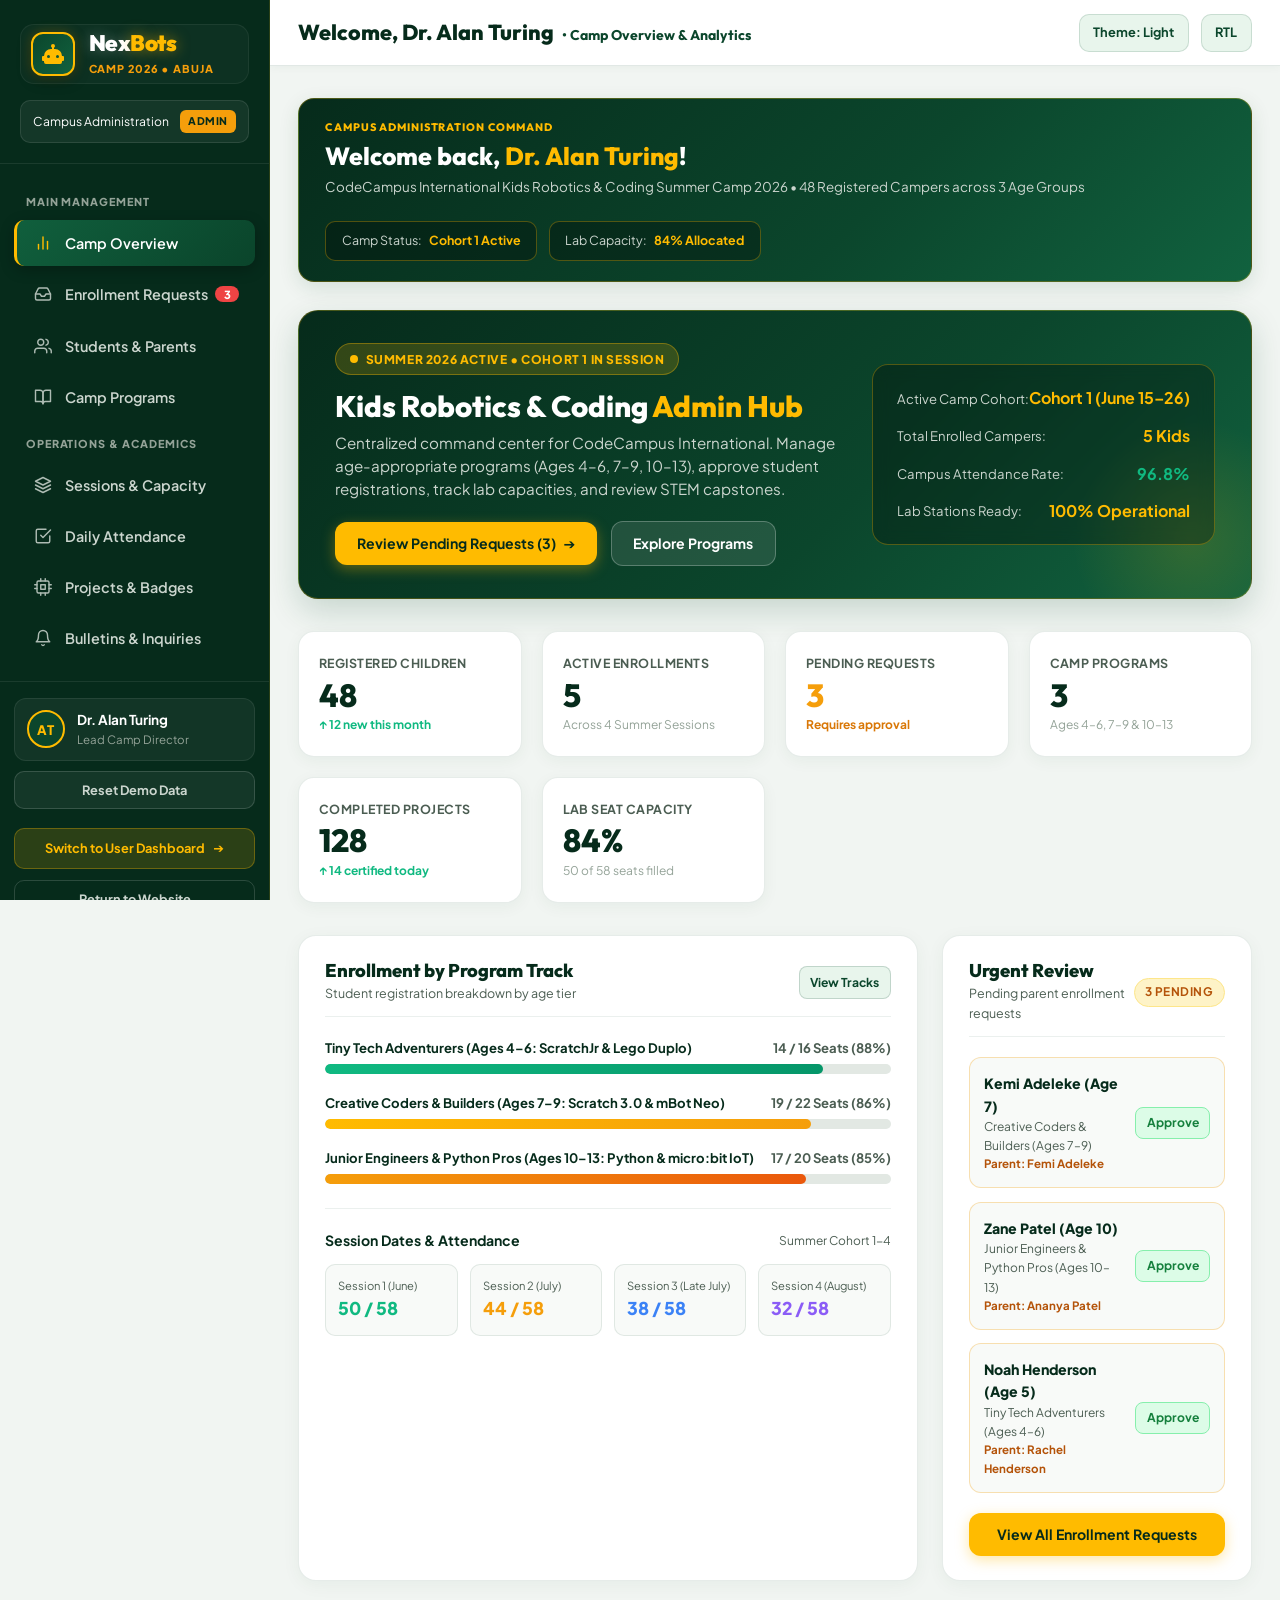
<file: admin-dashboard.html>
<!DOCTYPE html>
<html lang="en" dir="ltr" data-theme="light">

<head>
  <meta charset="UTF-8">
  <meta name="viewport" content="width=device-width, initial-scale=1.0">
  <title>Admin Dashboard | Kids Robotics & Coding Summer Camp 2026</title>
  <meta name="description"
    content="Centralized administration portal for Kids Robotics & Coding Summer Camp: enrollments management, student records, session scheduling, capacity, attendance, and project reviews.">

  <!-- Favicon & Fonts -->
  <link rel="icon" type="image/svg+xml"
    href="data:image/svg+xml,<svg xmlns='http://www.w3.org/2000/svg' viewBox='0 0 24 24' fill='%230b462c'><path d='M12 2a2 2 0 0 1 2 2c0 .74-.4 1.39-1 1.73V7h1a7 7 0 0 1 7 7h1a1 1 0 0 1 1 1v3a1 1 0 0 1-1 1h-1v1a2 2 0 0 1-2 2H5a2 2 0 0 1-2-2v-1H2a1 1 0 0 1-1-1v-3a1 1 0 0 1 1-1h1a7 7 0 0 1 7-7h1V5.73c-.6-.34-1-.99-1-1.73a2 2 0 0 1 2-2z'/></svg>">
  <link rel="preconnect" href="https://fonts.googleapis.com">
  <link rel="preconnect" href="https://fonts.gstatic.com" crossorigin>
  <link
    href="https://fonts.googleapis.com/css2?family=Outfit:wght@400;500;600;700;800;900&family=Plus+Jakarta+Sans:wght@400;500;600;700;800&display=swap"
    rel="stylesheet">

  <!-- Core & Dashboard Styles -->
  <link rel="stylesheet" href="assets/css/style.css">
  <link rel="stylesheet" href="assets/css/dashboard.css">
</head>

<body>
  <!-- Mobile Sidebar Backdrop -->
  <div class="dash-sidebar-backdrop" id="dashSidebarBackdrop"></div>

  <div class="dash-shell">
    <!-- ======================================================================
         SIDEBAR NAVIGATION
         ====================================================================== -->
    <aside class="dash-sidebar" id="dashSidebar">
      <div class="dash-sidebar-header">
        <a href="index.html" class="dash-brand-link" title="Return to Main Website">
          <div class="dash-brand-badge">
            <svg width="24" height="24" viewBox="0 0 24 24" fill="currentColor">
              <path
                d="M12 2a2 2 0 0 1 2 2c0 .74-.4 1.39-1 1.73V7h1a7 7 0 0 1 7 7h1a1 1 0 0 1 1 1v3a1 1 0 0 1-1 1h-1v1a2 2 0 0 1-2 2H5a2 2 0 0 1-2-2v-1H2a1 1 0 0 1-1-1v-3a1 1 0 0 1 1-1h1a7 7 0 0 1 7-7h1V5.73c-.6-.34-1-.99-1-1.73a2 2 0 0 1 2-2zM7.5 13a1.5 1.5 0 1 0 0 3 1.5 1.5 0 0 0 0-3zm9 0a1.5 1.5 0 1 0 0 3 1.5 1.5 0 0 0 0-3zM10 18h4v1h-4v-1z" />
            </svg>
          </div>
          <div class="dash-brand-titles">
            <div class="dash-brand-name">Nex<span>Bots</span></div>
            <div class="dash-portal-tag">CAMP 2026 • ABUJA</div>
          </div>
        </a>

        <button type="button" class="dash-sidebar-close" id="dashSidebarClose" aria-label="Close Sidebar" title="Close Sidebar">&times;</button>
        <div class="dash-portal-role-banner admin">
          <span>Campus Administration</span>
          <span class="dash-role-pill">Admin</span>
        </div>
      </div>

      <nav class="dash-sidebar-nav">
        <div class="dash-nav-category">Main Management</div>
        <button type="button" class="dash-nav-item active" data-tab="tab-overview">
          <span class="dash-nav-icon" aria-hidden="true"><svg width="18" height="18" viewBox="0 0 24 24" fill="none" stroke="currentColor" stroke-width="1.9" stroke-linecap="round" stroke-linejoin="round"><line x1="18" y1="20" x2="18" y2="10"></line><line x1="12" y1="20" x2="12" y2="4"></line><line x1="6" y1="20" x2="6" y2="14"></line></svg></span>
          <span class="dash-nav-label">Camp Overview</span>
        </button>
        <button type="button" class="dash-nav-item" data-tab="tab-enrollments">
          <span class="dash-nav-icon" aria-hidden="true"><svg width="18" height="18" viewBox="0 0 24 24" fill="none" stroke="currentColor" stroke-width="1.9" stroke-linecap="round" stroke-linejoin="round"><polyline points="22 12 16 12 14 15 10 15 8 12 2 12"></polyline><path d="M5.45 5.11L2 12v6a2 2 0 0 0 2 2h16a2 2 0 0 0 2-2v-6l-3.45-6.89A2 2 0 0 0 16.76 4H7.24a2 2 0 0 0-1.79 1.11z"></path></svg></span>
          <span class="dash-nav-label">Enrollment Requests</span>
          <span class="dash-nav-badge danger" id="adminPendingBadge">3</span>
        </button>
        <button type="button" class="dash-nav-item" data-tab="tab-students">
          <span class="dash-nav-icon" aria-hidden="true"><svg width="18" height="18" viewBox="0 0 24 24" fill="none" stroke="currentColor" stroke-width="1.9" stroke-linecap="round" stroke-linejoin="round"><path d="M17 21v-2a4 4 0 0 0-4-4H5a4 4 0 0 0-4 4v2"></path><circle cx="9" cy="7" r="4"></circle><path d="M23 21v-2a4 4 0 0 0-3-3.87"></path><path d="M16 3.13a4 4 0 0 1 0 7.75"></path></svg></span>
          <span class="dash-nav-label">Students & Parents</span>
        </button>
        <button type="button" class="dash-nav-item" data-tab="tab-programs">
          <span class="dash-nav-icon" aria-hidden="true"><svg width="18" height="18" viewBox="0 0 24 24" fill="none" stroke="currentColor" stroke-width="1.9" stroke-linecap="round" stroke-linejoin="round"><path d="M2 3h6a4 4 0 0 1 4 4v14a3 3 0 0 0-3-3H2z"></path><path d="M22 3h-6a4 4 0 0 0-4 4v14a3 3 0 0 1 3-3h7z"></path></svg></span>
          <span class="dash-nav-label">Camp Programs</span>
        </button>

        <div class="dash-nav-category">Operations & Academics</div>
        <button type="button" class="dash-nav-item" data-tab="tab-sessions">
          <span class="dash-nav-icon" aria-hidden="true"><svg width="18" height="18" viewBox="0 0 24 24" fill="none" stroke="currentColor" stroke-width="1.9" stroke-linecap="round" stroke-linejoin="round"><polygon points="12 2 2 7 12 12 22 7 12 2"></polygon><polyline points="2 17 12 22 22 17"></polyline><polyline points="2 12 12 17 22 12"></polyline></svg></span>
          <span class="dash-nav-label">Sessions & Capacity</span>
        </button>
        <button type="button" class="dash-nav-item" data-tab="tab-attendance">
          <span class="dash-nav-icon" aria-hidden="true"><svg width="18" height="18" viewBox="0 0 24 24" fill="none" stroke="currentColor" stroke-width="1.9" stroke-linecap="round" stroke-linejoin="round"><polyline points="9 11 12 14 22 4"></polyline><path d="M21 12v7a2 2 0 0 1-2 2H5a2 2 0 0 1-2-2V5a2 2 0 0 1 2-2h11"></path></svg></span>
          <span class="dash-nav-label">Daily Attendance</span>
        </button>
        <button type="button" class="dash-nav-item" data-tab="tab-projects">
          <span class="dash-nav-icon" aria-hidden="true"><svg width="18" height="18" viewBox="0 0 24 24" fill="none" stroke="currentColor" stroke-width="1.9" stroke-linecap="round" stroke-linejoin="round"><rect x="4" y="4" width="16" height="16" rx="2"></rect><rect x="9" y="9" width="6" height="6"></rect><line x1="9" y1="1" x2="9" y2="4"></line><line x1="15" y1="1" x2="15" y2="4"></line><line x1="9" y1="20" x2="9" y2="23"></line><line x1="15" y1="20" x2="15" y2="23"></line><line x1="20" y1="9" x2="23" y2="9"></line><line x1="20" y1="14" x2="23" y2="14"></line><line x1="1" y1="9" x2="4" y2="9"></line><line x1="1" y1="14" x2="4" y2="14"></line></svg></span>
          <span class="dash-nav-label">Projects & Badges</span>
        </button>
        <button type="button" class="dash-nav-item" data-tab="tab-communications">
          <span class="dash-nav-icon" aria-hidden="true"><svg width="18" height="18" viewBox="0 0 24 24" fill="none" stroke="currentColor" stroke-width="1.9" stroke-linecap="round" stroke-linejoin="round"><path d="M18 8A6 6 0 0 0 6 8c0 7-3 9-3 9h18s-3-2-3-9"></path><path d="M13.73 21a2 2 0 0 1-3.46 0"></path></svg></span>
          <span class="dash-nav-label">Bulletins & Inquiries</span>
        </button>
      </nav>

      <div class="dash-sidebar-footer">
        <div class="dash-user-card">
          <div class="dash-user-avatar">AT</div>
          <div class="dash-user-meta">
            <strong>Dr. Alan Turing</strong>
            <span>Lead Camp Director</span>
          </div>
        </div>
        <button type="button" class="dash-top-btn" id="btnResetDemoData"
          style="width:100%; justify-content:center; margin-bottom: 0.5rem; background: rgba(255,255,255,0.06); color: #cbd5ce; border-color: rgba(255,255,255,0.15);">
          Reset Demo Data
        </button>
        <a href="user-dashboard.html" class="dash-portal-switch-btn" title="Switch to Parent / User Dashboard">
          <span>Switch to User Dashboard</span> <span>➔</span>
        </a>
        <a href="index.html" class="dash-top-btn"
          style="width:100%; justify-content:center; background:transparent; color:#cbd5ce; border-color:rgba(255,255,255,0.15);">
          Return to Website
        </a>
      </div>
    </aside>

    <!-- ======================================================================
         MAIN CONTENT AREA
         ====================================================================== -->
    <main class="dash-main">
      <!-- Top Navigation Bar -->
      <header class="dash-topbar">
        <div class="dash-topbar-left">
          <button type="button" class="dash-menu-toggle" id="dashMenuToggle" aria-label="Toggle Navigation Menu" title="Toggle Navigation Menu">
            <svg width="22" height="22" viewBox="0 0 24 24" fill="none" stroke="currentColor" stroke-width="2.3" stroke-linecap="round" stroke-linejoin="round">
              <line x1="3" y1="6" x2="21" y2="6"></line>
              <line x1="3" y1="12" x2="21" y2="12"></line>
              <line x1="3" y1="18" x2="21" y2="18"></line>
            </svg>
          </button>
          <div class="dash-breadcrumb">
            <h1 class="dash-page-title" id="dashHeaderTitle">
              <span id="dashHeaderMainTitle">Welcome, Dr. Alan Turing</span>
              <span id="dashHeaderSubTitle" style="font-size: 0.88rem; font-weight: 700; color: var(--color-green-primary);">• Camp Overview & Analytics</span>
            </h1>
          </div>
        </div>

        <div class="dash-topbar-right">
          <button type="button" class="dash-top-btn" id="themeToggleBtn" title="Toggle Light / Dark Mode">
            <span id="themeLabel">Theme</span>
          </button>

          <button type="button" class="dash-top-btn" id="rtlToggleBtn" title="Toggle RTL Direction">
            <span>RTL</span>
          </button>
        </div>
      </header>

      <!-- Dashboard Tab Views Container -->
      <div class="dash-content">

        <!-- Prominent Welcome Message Banner -->
        <div class="dash-welcome-bar">
          <div class="dash-welcome-bar-left">
            <span class="dash-welcome-portal-badge">CAMPUS ADMINISTRATION COMMAND</span>
            <h2 class="dash-welcome-heading">Welcome back, <span>Dr. Alan Turing</span>!</h2>
            <p class="dash-welcome-sub">
              CodeCampus International Kids Robotics & Coding Summer Camp 2026 • 48 Registered Campers across 3 Age Groups
            </p>
          </div>
          <div class="dash-welcome-bar-right">
            <div class="dash-welcome-chip">
              <span>Camp Status:</span>
              <strong>Cohort 1 Active</strong>
            </div>
            <div class="dash-welcome-chip">
              <span>Lab Capacity:</span>
              <strong>84% Allocated</strong>
            </div>
          </div>
        </div>

        <!-- ==================================================================
             VIEW 1: OVERVIEW & ANALYTICS
             ================================================================== -->
        <section class="dash-tab-pane active" id="tab-overview">
          <!-- Hero Banner -->
          <div class="dash-hero-card">
            <div class="dash-hero-content">
              <div class="dash-hero-badge">
                <span class="pulse-dot"></span>
                <span>Summer 2026 Active • Cohort 1 In Session</span>
              </div>
              <h2 class="dash-hero-title">Kids Robotics & Coding <span>Admin Hub</span></h2>
              <p class="dash-hero-desc">
                Centralized command center for CodeCampus International. Manage age-appropriate programs (Ages 4–6,
                7–9, 10–13), approve student registrations, track lab capacities, and review STEM capstones.
              </p>
              <div class="dash-hero-actions">
                <button type="button" class="dash-hero-btn dash-hero-btn-primary"
                  onclick="switchAdminTab('tab-enrollments')">
                  <span>Review Pending Requests (<span id="heroPendingCount">3</span>)</span> <span>➔</span>
                </button>
                <button type="button" class="dash-hero-btn dash-hero-btn-outline"
                  onclick="switchAdminTab('tab-programs')">
                  <span>Explore Programs</span>
                </button>
              </div>
            </div>

            <div class="dash-hero-stats-pill">
              <div class="dash-pill-row">
                <span>Active Camp Cohort:</span>
                <strong>Cohort 1 (June 15–26)</strong>
              </div>
              <div class="dash-pill-row">
                <span>Total Enrolled Campers:</span>
                <strong id="heroEnrolledCount">42 Kids</strong>
              </div>
              <div class="dash-pill-row">
                <span>Campus Attendance Rate:</span>
                <strong style="color: #10b981;">96.8%</strong>
              </div>
              <div class="dash-pill-row">
                <span>Lab Stations Ready:</span>
                <strong>100% Operational</strong>
              </div>
            </div>
          </div>

          <!-- Summary KPI Cards (Clean without emoji icons) -->
          <div class="dash-kpi-grid">
            <div class="dash-kpi-card">
              <div class="dash-kpi-info">
                <span class="dash-kpi-label">Registered Children</span>
                <span class="dash-kpi-value" id="kpiTotalKids">48</span>
                <span class="dash-kpi-sub highlight">↑ 12 new this month</span>
              </div>
            </div>

            <div class="dash-kpi-card">
              <div class="dash-kpi-info">
                <span class="dash-kpi-label">Active Enrollments</span>
                <span class="dash-kpi-value" id="kpiActiveEnrollments">42</span>
                <span class="dash-kpi-sub">Across 4 Summer Sessions</span>
              </div>
            </div>

            <div class="dash-kpi-card">
              <div class="dash-kpi-info">
                <span class="dash-kpi-label">Pending Requests</span>
                <span class="dash-kpi-value" id="kpiPendingRequests" style="color:#f59e0b;">3</span>
                <span class="dash-kpi-sub" style="color:#d97706; font-weight:700;">Requires approval</span>
              </div>
            </div>

            <div class="dash-kpi-card">
              <div class="dash-kpi-info">
                <span class="dash-kpi-label">Camp Programs</span>
                <span class="dash-kpi-value">3</span>
                <span class="dash-kpi-sub">Ages 4–6, 7–9 & 10–13</span>
              </div>
            </div>

            <div class="dash-kpi-card">
              <div class="dash-kpi-info">
                <span class="dash-kpi-label">Completed Projects</span>
                <span class="dash-kpi-value">128</span>
                <span class="dash-kpi-sub highlight">↑ 14 certified today</span>
              </div>
            </div>

            <div class="dash-kpi-card">
              <div class="dash-kpi-info">
                <span class="dash-kpi-label">Lab Seat Capacity</span>
                <span class="dash-kpi-value">84%</span>
                <span class="dash-kpi-sub">50 of 58 seats filled</span>
              </div>
            </div>
          </div>

          <!-- Analytics & Visual Distribution Row -->
          <div class="dash-analytics-row">
            <!-- Left Card: Program Distribution -->
            <div class="dash-card">
              <div class="dash-card-header">
                <div>
                  <h3 class="dash-card-title">Enrollment by Program Track</h3>
                  <p class="dash-card-sub">Student registration breakdown by age tier</p>
                </div>
                <button type="button" class="dash-action-btn view" onclick="switchAdminTab('tab-programs')">View
                  Tracks</button>
              </div>

              <div class="dash-prog-bar-group">
                <div class="dash-prog-item">
                  <div class="dash-prog-labels">
                    <span class="title">Tiny Tech Adventurers (Ages 4–6: ScratchJr & Lego Duplo)</span>
                    <span class="stats">14 / 16 Seats (88%)</span>
                  </div>
                  <div class="dash-progress-track">
                    <div class="dash-progress-fill green" style="width: 88%;"></div>
                  </div>
                </div>

                <div class="dash-prog-item">
                  <div class="dash-prog-labels">
                    <span class="title">Creative Coders & Builders (Ages 7–9: Scratch 3.0 & mBot Neo)</span>
                    <span class="stats">19 / 22 Seats (86%)</span>
                  </div>
                  <div class="dash-progress-track">
                    <div class="dash-progress-fill yellow" style="width: 86%;"></div>
                  </div>
                </div>

                <div class="dash-prog-item">
                  <div class="dash-prog-labels">
                    <span class="title">Junior Engineers & Python Pros (Ages 10–13: Python & micro:bit IoT)</span>
                    <span class="stats">17 / 20 Seats (85%)</span>
                  </div>
                  <div class="dash-progress-track">
                    <div class="dash-progress-fill orange" style="width: 85%;"></div>
                  </div>
                </div>
              </div>

              <!-- Quick Cohort Stats Table -->
              <div style="margin-top: 1.5rem; padding-top: 1.25rem; border-top: 1px solid rgba(11, 70, 44, 0.08);">
                <div
                  style="display: flex; justify-content: space-between; align-items: center; margin-bottom: 0.75rem;">
                  <strong style="font-size: 0.88rem; color: var(--color-green-darkest);">Session Dates &
                    Attendance</strong>
                  <span style="font-size: 0.75rem; color: var(--color-gray-600);">Summer Cohort 1-4</span>
                </div>
                <div style="display: grid; grid-template-columns: repeat(auto-fit, minmax(130px, 1fr)); gap: 0.75rem;">
                  <div
                    style="background: var(--color-gray-50); padding: 0.75rem; border-radius: 10px; border: 1px solid rgba(11, 70, 44, 0.1);">
                    <div style="font-size: 0.7rem; color: var(--color-gray-600);">Session 1 (June)</div>
                    <div style="font-size: 1.1rem; font-weight: 800; color: #10b981;">50 / 58</div>
                  </div>
                  <div
                    style="background: var(--color-gray-50); padding: 0.75rem; border-radius: 10px; border: 1px solid rgba(11, 70, 44, 0.1);">
                    <div style="font-size: 0.7rem; color: var(--color-gray-600);">Session 2 (July)</div>
                    <div style="font-size: 1.1rem; font-weight: 800; color: #f59e0b;">44 / 58</div>
                  </div>
                  <div
                    style="background: var(--color-gray-50); padding: 0.75rem; border-radius: 10px; border: 1px solid rgba(11, 70, 44, 0.1);">
                    <div style="font-size: 0.7rem; color: var(--color-gray-600);">Session 3 (Late July)</div>
                    <div style="font-size: 1.1rem; font-weight: 800; color: #3b82f6;">38 / 58</div>
                  </div>
                  <div
                    style="background: var(--color-gray-50); padding: 0.75rem; border-radius: 10px; border: 1px solid rgba(11, 70, 44, 0.1);">
                    <div style="font-size: 0.7rem; color: var(--color-gray-600);">Session 4 (August)</div>
                    <div style="font-size: 1.1rem; font-weight: 800; color: #8b5cf6;">32 / 58</div>
                  </div>
                </div>
              </div>
            </div>

            <!-- Right Card: Urgent Pending Registrations Widget -->
            <div class="dash-card">
              <div class="dash-card-header">
                <div>
                  <h3 class="dash-card-title">Urgent Review</h3>
                  <p class="dash-card-sub">Pending parent enrollment requests</p>
                </div>
                <span class="dash-status-badge pending" id="overviewPendingBadge">3 Pending</span>
              </div>

              <div id="overviewPendingList" style="display: flex; flex-direction: column; gap: 0.85rem;">
                <!-- Dynamically injected pending items -->
              </div>

              <button type="button" class="dash-hero-btn dash-hero-btn-primary"
                style="margin-top: 1.25rem; width: 100%; justify-content: center;"
                onclick="switchAdminTab('tab-enrollments')">
                View All Enrollment Requests
              </button>
            </div>
          </div>
        </section>

        <!-- ==================================================================
             VIEW 2: ENROLLMENT REQUESTS (APPROVE / REJECT WITH CONFIRMATION)
             ================================================================== -->
        <section class="dash-tab-pane" id="tab-enrollments">
          <div class="dash-card" style="margin-bottom: 1.5rem;">
            <div class="dash-card-header">
              <div>
                <h2 class="dash-card-title">Camp Enrollment Requests Management</h2>
                <p class="dash-card-sub">Review incoming child registration applications, verify prerequisites, and
                  approve cohort seats</p>
              </div>
              <div style="display: flex; gap: 0.5rem;">
                <button type="button" class="dash-action-btn approve" id="btnApproveAllPending">
                  Approve All Pending
                </button>
              </div>
            </div>

            <!-- Filters & Search Controls -->
            <div class="dash-table-controls">
              <div class="dash-filter-group">
                <input type="text" id="filterEnrSearch" class="dash-table-input"
                  placeholder="Search child, parent, voucher..." style="min-width: 220px;">

                <select id="filterEnrStatus" class="dash-filter-select">
                  <option value="ALL">All Statuses</option>
                  <option value="Pending" selected>Pending Review (Requires Action)</option>
                  <option value="Approved">Approved & Confirmed</option>
                  <option value="Rejected">Rejected</option>
                </select>

                <select id="filterEnrTrack" class="dash-filter-select">
                  <option value="ALL">All Age Tracks</option>
                  <option value="TINY_TECH">Tiny Tech (Ages 4–6)</option>
                  <option value="CREATIVE_CODERS">Creative Coders (Ages 7–9)</option>
                  <option value="JUNIOR_ENGINEERS">Junior Engineers (Ages 10–13)</option>
                </select>
              </div>

              <div style="font-size: 0.82rem; font-weight: 700; color: var(--color-gray-600);">
                Showing <span id="enrRecordCount">0</span> records
              </div>
            </div>

            <!-- Enrollments Table -->
            <div class="dash-table-container">
              <table class="dash-table" id="adminEnrollmentsTable">
                <thead>
                  <tr>
                    <th>Req ID</th>
                    <th>Child Name & Age</th>
                    <th>Parent & Contact</th>
                    <th>Track & Age Group</th>
                    <th>Session Slot</th>
                    <th>Status</th>
                    <th>Tuition</th>
                    <th>Action Controls</th>
                  </tr>
                </thead>
                <tbody id="adminEnrollmentsTbody">
                  <!-- Injected via JavaScript -->
                </tbody>
              </table>
            </div>

            <!-- Empty State for Table -->
            <div class="dash-empty-state" id="enrEmptyState" style="display: none;">
              <span class="dash-empty-icon" style="font-size: 1rem; font-weight: 800; letter-spacing: 0.05em;">NO RECORDS</span>
              <h4 class="dash-empty-title">No matching enrollment requests</h4>
              <p class="dash-empty-desc">Try clearing the search query or status filters to view historical
                registrations.</p>
              <button type="button" class="dash-action-btn view" onclick="resetEnrFilters()">Clear Filters</button>
            </div>
          </div>
        </section>

        <!-- ==================================================================
             VIEW 3: STUDENTS & PARENTS DIRECTORY
             ================================================================== -->
        <section class="dash-tab-pane" id="tab-students">
          <div class="dash-card">
            <div class="dash-card-header">
              <div>
                <h2 class="dash-card-title">Registered Students & Parent Contacts</h2>
                <p class="dash-card-sub">Complete camp roster with progress indicators, emergency contacts, and dietary
                  notes</p>
              </div>
              <button type="button" class="dash-top-btn" id="btnAddStudentModalBtn">
                + Add Student Record
              </button>
            </div>

            <div class="dash-table-controls">
              <div class="dash-filter-group">
                <input type="text" id="filterStudentSearch" class="dash-table-input"
                  placeholder="Search student or parent name..." style="min-width: 240px;">
                <select id="filterStudentAge" class="dash-filter-select">
                  <option value="ALL">All Ages</option>
                  <option value="4-6">Ages 4–6 (Tiny Tech)</option>
                  <option value="7-9">Ages 7–9 (Creative Coders)</option>
                  <option value="10-13">Ages 10–13 (Junior Engineers)</option>
                </select>
              </div>
            </div>

            <div class="dash-table-container">
              <table class="dash-table">
                <thead>
                  <tr>
                    <th>Student ID</th>
                    <th>Child Name</th>
                    <th>Age</th>
                    <th>Parent Name</th>
                    <th>Emergency Phone</th>
                    <th>Track</th>
                    <th>Progress</th>
                    <th>Attendance</th>
                    <th>Badges</th>
                    <th>Actions</th>
                  </tr>
                </thead>
                <tbody id="adminStudentsTbody">
                  <!-- Injected via JavaScript -->
                </tbody>
              </table>
            </div>
          </div>
        </section>

        <!-- ==================================================================
             VIEW 4: CAMP PROGRAMS & TRACKS (AGES 4-6, 7-9, 10-13)
             ================================================================== -->
        <section class="dash-tab-pane" id="tab-programs">
          <div class="dash-card" style="margin-bottom: 2rem;">
            <div class="dash-card-header">
              <div>
                <h2 class="dash-card-title">Robotics & Coding Camp Curriculum by Age Group</h2>
                <p class="dash-card-sub">Manage course tracks, lab allocations, syllabus modules, and cohort limits</p>
              </div>
            </div>

            <div class="dash-track-selector-cards" id="adminProgramsGrid">
              <!-- Dynamically rendered program cards -->
            </div>
          </div>
        </section>

        <!-- ==================================================================
             VIEW 5: SESSIONS & CAPACITY MANAGEMENT
             ================================================================== -->
        <section class="dash-tab-pane" id="tab-sessions">
          <div class="dash-card">
            <div class="dash-card-header">
              <div>
                <h2 class="dash-card-title">Camp Sessions, Cohorts & Seat Capacity</h2>
                <p class="dash-card-sub">2-week intensive cohorts across June, July, and August 2026</p>
              </div>
            </div>

            <div class="dash-table-container">
              <table class="dash-table">
                <thead>
                  <tr>
                    <th>Cohort / Session</th>
                    <th>Calendar Dates</th>
                    <th>Time Slots</th>
                    <th>Seat Capacity</th>
                    <th>Enrolled</th>
                    <th>Available Seats</th>
                    <th>Status</th>
                  </tr>
                </thead>
                <tbody id="adminSessionsTbody">
                  <!-- Dynamically rendered -->
                </tbody>
              </table>
            </div>
          </div>
        </section>

        <!-- ==================================================================
             VIEW 6: DAILY ATTENDANCE TRACKER
             ================================================================== -->
        <section class="dash-tab-pane" id="tab-attendance">
          <div class="dash-card">
            <div class="dash-card-header">
              <div>
                <h2 class="dash-card-title">Daily Session Attendance Roster</h2>
                <p class="dash-card-sub">Real-time check-in logging for robotics laboratories and programming arena</p>
              </div>
              <button type="button" class="dash-action-btn approve" id="btnMarkAllPresent">
                Mark All Present Today
              </button>
            </div>

            <div class="dash-table-container">
              <table class="dash-table">
                <thead>
                  <tr>
                    <th>Student Name</th>
                    <th>Track</th>
                    <th>Session Slot</th>
                    <th>Check-in Time</th>
                    <th>Status</th>
                    <th>Notes</th>
                    <th>Quick Status Toggle</th>
                  </tr>
                </thead>
                <tbody id="adminAttendanceTbody">
                  <!-- Injected via JavaScript -->
                </tbody>
              </table>
            </div>
          </div>
        </section>

        <!-- ==================================================================
             VIEW 7: STUDENT PROJECTS & BADGE AWARDS
             ================================================================== -->
        <section class="dash-tab-pane" id="tab-projects">
          <div class="dash-card">
            <div class="dash-card-header">
              <div>
                <h2 class="dash-card-title">Student Project Submissions & Skill Badges</h2>
                <p class="dash-card-sub">Evaluate robot prototypes, review Scratch/Python code, and award achievement
                  badges</p>
              </div>
              <button type="button" class="dash-top-btn" id="btnOpenAwardBadgeModal">
                Award Skill Badge
              </button>
            </div>

            <div class="dash-projects-grid" id="adminProjectsGrid">
              <!-- Dynamically populated -->
            </div>
          </div>
        </section>

        <!-- ==================================================================
             VIEW 8: BULLETINS & PARENT INQUIRIES
             ================================================================== -->
        <section class="dash-tab-pane" id="tab-communications">
          <div class="dash-analytics-row">
            <!-- Left: Publish Bulletin -->
            <div class="dash-card">
              <div class="dash-card-header">
                <div>
                  <h3 class="dash-card-title">Post Camp Announcement</h3>
                  <p class="dash-card-sub">Broadcast updates to all parent portals</p>
                </div>
              </div>

              <form id="formNewAnnouncement">
                <div class="dash-form-group" style="margin-bottom: 1rem;">
                  <label class="dash-form-label">Announcement Title</label>
                  <input type="text" id="annTitle" class="dash-form-input"
                    placeholder="e.g. Robot Obstacle Race Scheduled for Thursday" required>
                </div>

                <div class="dash-form-grid">
                  <div class="dash-form-group">
                    <label class="dash-form-label">Category</label>
                    <select id="annCategory" class="dash-form-select">
                      <option value="Camp Event">Camp Event</option>
                      <option value="Lab Equipment">Lab Equipment</option>
                      <option value="Showcase">Student Showcase</option>
                      <option value="Safety Notice">Safety Notice</option>
                    </select>
                  </div>
                  <div class="dash-form-group">
                    <label class="dash-form-label">Accent Color</label>
                    <select id="annBadgeColor" class="dash-form-select">
                      <option value="green">Forest Green</option>
                      <option value="yellow">Bright Yellow</option>
                      <option value="orange">Golden Orange</option>
                    </select>
                  </div>
                </div>

                <div class="dash-form-group" style="margin-bottom: 1.25rem;">
                  <label class="dash-form-label">Message Content</label>
                  <textarea id="annContent" class="dash-form-textarea" rows="3"
                    placeholder="Provide detailed instructions or updates for parents..." required></textarea>
                </div>

                <button type="submit" class="dash-hero-btn dash-hero-btn-primary" style="width: 100%;">
                  Publish Announcement to Parent Portals
                </button>
              </form>

              <!-- Live Bulletins List -->
              <div style="margin-top: 2rem;">
                <h4 style="font-size: 0.95rem; font-weight: 800; margin-bottom: 0.85rem; color: #062b1b;">Live Camp
                  Bulletins</h4>
                <div id="adminAnnouncementsList" style="display: flex; flex-direction: column; gap: 0.85rem;">
                  <!-- Injected via JavaScript -->
                </div>
              </div>
            </div>

            <!-- Right: Parent Inquiries Inbox -->
            <div class="dash-card">
              <div class="dash-card-header">
                <div>
                  <h3 class="dash-card-title">Parent Enquiries Inbox</h3>
                  <p class="dash-card-sub">Direct parent queries regarding camp details</p>
                </div>
              </div>

              <div id="adminEnquiriesList" style="display: flex; flex-direction: column; gap: 1rem;">
                <!-- Injected via JavaScript -->
              </div>
            </div>
          </div>
        </section>

      </div>
    </main>
  </div>

  <!-- ======================================================================
       MODALS: CONFIRMATIONS & FORMS
       ====================================================================== -->
  <!-- Enrollment Action Confirmation Modal -->
  <div class="dash-modal-backdrop" id="modalEnrConfirm">
    <div class="dash-modal-box">
      <div class="dash-modal-header">
        <h3 class="dash-modal-title" id="modalConfirmTitle">Confirm Action</h3>
        <button type="button" class="dash-modal-close" onclick="closeConfirmModal()">&times;</button>
      </div>
      <div class="dash-modal-body">
        <p id="modalConfirmMessage" style="font-size: 0.95rem; line-height: 1.5; color: var(--color-gray-700);">
          Are you sure you want to proceed with this enrollment update?
        </p>
        <div id="modalConfirmDetails"
          style="margin-top: 1rem; padding: 1rem; border-radius: 12px; background: var(--color-gray-100); font-size: 0.85rem;">
        </div>
      </div>
      <div class="dash-modal-footer">
        <button type="button" class="dash-top-btn" onclick="closeConfirmModal()">Cancel</button>
        <button type="button" class="dash-hero-btn dash-hero-btn-primary" id="btnModalConfirmAction">Confirm</button>
      </div>
    </div>
  </div>

  <!-- Award Badge Modal -->
  <div class="dash-modal-backdrop" id="modalAwardBadge">
    <div class="dash-modal-box">
      <div class="dash-modal-header">
        <h3 class="dash-modal-title">Award Skill Badge</h3>
        <button type="button" class="dash-modal-close" onclick="closeAwardBadgeModal()">&times;</button>
      </div>
      <div class="dash-modal-body">
        <form id="formAwardBadge">
          <div class="dash-form-group" style="margin-bottom: 1rem;">
            <label class="dash-form-label">Select Student</label>
            <select id="badgeStudentSelect" class="dash-form-select" required>
              <option value="KID-101">Liam Adeyemi (Creative Coders)</option>
              <option value="KID-102">Maya Adeyemi (Junior Engineers)</option>
            </select>
          </div>

          <div class="dash-form-group" style="margin-bottom: 1rem;">
            <label class="dash-form-label">Select Achievement Badge</label>
            <select id="badgeTypeSelect" class="dash-form-select" required>
              <option value="Rocket Coder|Mastered loops, conditionals, and Scratch event broadcasting">Rocket Coder (Scratch Logic)</option>
              <option value="Robo Builder|Assembled mBot chassis with ultrasonic sensor">Robo Builder (Hardware Assembly)</option>
              <option value="Circuit Wizard|Wired breadboard circuits with zero polarity faults">Circuit Wizard (Electronics)</option>
              <option value="Python Pioneer|Constructed recursive algorithms in Python">Python Pioneer (Syntax Mastery)</option>
              <option value="Logic Master|Solved complex binary and computational challenges">Logic Master (Algorithmic Puzzles)</option>
              <option value="Team Leader|Demonstrated stellar collaboration during robot arena hackathon">Team Leader (Collaboration)</option>
            </select>
          </div>

          <div class="dash-form-group" style="margin-bottom: 1.25rem;">
            <label class="dash-form-label">Mentor Commendation Note</label>
            <textarea id="badgeMentorNote" class="dash-form-textarea" rows="2"
              placeholder="e.g. Exhibited exceptional debugging precision during today's obstacle avoidance test."
              required></textarea>
          </div>

          <button type="submit" class="dash-hero-btn dash-hero-btn-primary" style="width: 100%;">
            Award Badge & Sync to Parent Cabinet
          </button>
        </form>
      </div>
    </div>
  </div>

  <!-- Reply Enquiry Modal -->
  <div class="dash-modal-backdrop" id="modalReplyEnquiry">
    <div class="dash-modal-box">
      <div class="dash-modal-header">
        <h3 class="dash-modal-title">Reply to Parent Inquiry</h3>
        <button type="button" class="dash-modal-close" onclick="closeReplyEnquiryModal()">&times;</button>
      </div>
      <div class="dash-modal-body">
        <div id="enquiryModalSnippet"
          style="padding: 0.85rem; background: var(--color-gray-100); border-radius: 10px; font-size: 0.85rem; margin-bottom: 1rem;">
        </div>
        <form id="formReplyEnquiry">
          <input type="hidden" id="replyEnquiryId">
          <div class="dash-form-group" style="margin-bottom: 1.25rem;">
            <label class="dash-form-label">Official Response</label>
            <textarea id="replyText" class="dash-form-textarea" rows="3"
              placeholder="Type your response to the parent here..." required></textarea>
          </div>
          <button type="submit" class="dash-hero-btn dash-hero-btn-primary" style="width: 100%;">
            Send Response & Mark Resolved
          </button>
        </form>
      </div>
    </div>
  </div>

  <!-- Toast Container -->
  <div class="dash-toast-container" id="dashToastContainer"></div>

  <!-- Script Files -->
  <script src="assets/js/dashboard.js"></script>
  <script>
    // =========================================================================
    // ADMIN DASHBOARD CONTROLLER (Pure Vanilla JavaScript)
    // =========================================================================
    let currentEnrAction = null;

    document.addEventListener('DOMContentLoaded', () => {
      initAdminNavigation();
      initThemeAndRtl();
      renderAllAdminData();

      // Listen for data sync events across tabs
      window.addEventListener('campDataUpdated', () => {
        renderAllAdminData();
      });

      // Reset Demo Data
      document.getElementById('btnResetDemoData').addEventListener('click', () => {
        if (confirm('Reset demo camp database to fresh default state?')) {
          window.CampStore.resetStore();
          showToast('Demo data reset successfully!', 'success');
          renderAllAdminData();
        }
      });

      // Filter change listeners
      document.getElementById('filterEnrSearch').addEventListener('input', renderEnrollmentsTable);
      document.getElementById('filterEnrStatus').addEventListener('change', renderEnrollmentsTable);
      document.getElementById('filterEnrTrack').addEventListener('change', renderEnrollmentsTable);

      document.getElementById('filterStudentSearch').addEventListener('input', renderStudentsTable);
      document.getElementById('filterStudentAge').addEventListener('change', renderStudentsTable);

      // Approve All Pending shortcut
      document.getElementById('btnApproveAllPending').addEventListener('click', () => {
        const store = window.CampStore.getStore();
        const pending = store.enrollments.filter(e => e.status === 'Pending');
        if (!pending.length) {
          showToast('No pending enrollments to approve.', 'warning');
          return;
        }
        if (confirm(`Approve all ${pending.length} pending registration requests?`)) {
          pending.forEach(p => window.CampStore.updateEnrollmentStatus(p.id, 'Approved'));
          showToast(`Successfully approved ${pending.length} enrollments!`, 'success');
          renderAllAdminData();
        }
      });

      // Mark All Present shortcut
      document.getElementById('btnMarkAllPresent').addEventListener('click', () => {
        const store = window.CampStore.getStore();
        store.dailyAttendance.forEach(a => a.status = 'Present');
        window.CampStore.saveStore(store);
        showToast('All students marked Present for today\'s session!', 'success');
        renderAttendanceTable();
      });

      // Forms
      document.getElementById('formNewAnnouncement').addEventListener('submit', (e) => {
        e.preventDefault();
        const title = document.getElementById('annTitle').value.trim();
        const category = document.getElementById('annCategory').value;
        const badgeColor = document.getElementById('annBadgeColor').value;
        const content = document.getElementById('annContent').value.trim();

        if (title && content) {
          window.CampStore.addAnnouncement({ title, category, badgeColor, content });
          showToast('Announcement broadcasted to Parent Portals!', 'success');
          e.target.reset();
          renderAnnouncements();
        }
      });

      // Award Badge Modal
      document.getElementById('btnOpenAwardBadgeModal').addEventListener('click', () => {
        document.getElementById('modalAwardBadge').classList.add('active');
      });

      document.getElementById('formAwardBadge').addEventListener('submit', (e) => {
        e.preventDefault();
        const studentId = document.getElementById('badgeStudentSelect').value;
        const [icon, name, desc] = document.getElementById('badgeTypeSelect').value.split('|');
        const note = document.getElementById('badgeMentorNote').value.trim();

        window.CampStore.awardBadgeToStudent(studentId, { icon, name, desc, note });
        showToast(`Awarded ${name} to student! Reflected in Parent Cabinet.`, 'success');
        closeAwardBadgeModal();
        renderAllAdminData();
      });

      // Reply Enquiry Form
      document.getElementById('formReplyEnquiry').addEventListener('submit', (e) => {
        e.preventDefault();
        const id = document.getElementById('replyEnquiryId').value;
        const reply = document.getElementById('replyText').value.trim();
        window.CampStore.replyEnquiry(id, reply);
        showToast('Response sent to parent inquiry!', 'success');
        closeReplyEnquiryModal();
        renderEnquiries();
      });
    });

    // -------------------------------------------------------------------------
    // NAVIGATION & TAB SWITCHING
    // -------------------------------------------------------------------------
    function initAdminNavigation() {
      const navItems = document.querySelectorAll('.dash-nav-item');
      const panes = document.querySelectorAll('.dash-tab-pane');
      const pageTitle = document.getElementById('dashHeaderTitle');

      const titleMap = {
        'tab-overview': 'Camp Overview & Analytics',
        'tab-enrollments': 'Enrollment Requests & Approvals',
        'tab-students': 'Registered Students & Parent Directory',
        'tab-programs': 'Camp Programs & Age Tiers',
        'tab-sessions': 'Sessions Schedule & Lab Capacity',
        'tab-attendance': 'Daily Attendance Roster',
        'tab-projects': 'Student Projects & Skill Badges',
        'tab-communications': 'Bulletins & Parent Inquiries'
      };

      navItems.forEach(item => {
        item.addEventListener('click', () => {
          const tabId = item.getAttribute('data-tab');
          if (!tabId) return;

          navItems.forEach(n => n.classList.remove('active'));
          item.classList.add('active');

          panes.forEach(p => p.classList.remove('active'));
          const target = document.getElementById(tabId);
          if (target) target.classList.add('active');

          const subTitle = document.getElementById('dashHeaderSubTitle');
          if (pageTitle) pageTitle.textContent = 'Welcome, Dr. Alan Turing';
          if (subTitle && titleMap[tabId]) subTitle.textContent = '• ' + titleMap[tabId];

          // Close mobile drawer if open
          document.getElementById('dashSidebar').classList.remove('open');
          document.getElementById('dashSidebarBackdrop').classList.remove('open');
        });
      });

      // Mobile Menu Toggle & Close
      const toggle = document.getElementById('dashMenuToggle');
      const closeBtn = document.getElementById('dashSidebarClose');
      const sidebar = document.getElementById('dashSidebar');
      const backdrop = document.getElementById('dashSidebarBackdrop');

      toggle.addEventListener('click', () => {
        sidebar.classList.toggle('open');
        backdrop.classList.toggle('open');
      });

      if (closeBtn) {
        closeBtn.addEventListener('click', () => {
          sidebar.classList.remove('open');
          backdrop.classList.remove('open');
        });
      }

      backdrop.addEventListener('click', () => {
        sidebar.classList.remove('open');
        backdrop.classList.remove('open');
      });
    }

    function switchAdminTab(tabId) {
      const navItem = document.querySelector(`.dash-nav-item[data-tab="${tabId}"]`);
      if (navItem) navItem.click();
    }

    // -------------------------------------------------------------------------
    // THEME & RTL CONTROLLER
    // -------------------------------------------------------------------------
    function initThemeAndRtl() {
      const html = document.documentElement;
      const themeBtn = document.getElementById('themeToggleBtn');
      const themeLabel = document.getElementById('themeLabel');
      const rtlBtn = document.getElementById('rtlToggleBtn');

      function updateThemeLabelText(theme) {
        if (!themeLabel) return;
        const isMobile = window.innerWidth <= 480;
        if (isMobile) {
          themeLabel.textContent = theme === 'dark' ? 'Dark' : 'Light';
        } else {
          themeLabel.textContent = theme === 'dark' ? 'Theme: Dark' : 'Theme: Light';
        }
      }

      // Theme
      const savedTheme = localStorage.getItem('camp_theme') || 'light';
      html.setAttribute('data-theme', savedTheme);
      updateThemeLabelText(savedTheme);

      window.addEventListener('resize', () => {
        updateThemeLabelText(html.getAttribute('data-theme') || 'light');
      });

      themeBtn.addEventListener('click', () => {
        const current = html.getAttribute('data-theme');
        const next = current === 'dark' ? 'light' : 'dark';
        html.setAttribute('data-theme', next);
        localStorage.setItem('camp_theme', next);
        updateThemeLabelText(next);
      });

      // RTL
      const savedDir = localStorage.getItem('camp_direction') || 'ltr';
      html.setAttribute('dir', savedDir);

      rtlBtn.addEventListener('click', () => {
        const current = html.getAttribute('dir');
        const next = current === 'rtl' ? 'ltr' : 'rtl';
        html.setAttribute('dir', next);
        localStorage.setItem('camp_direction', next);
      });
    }

    // -------------------------------------------------------------------------
    // DATA RENDERING
    // -------------------------------------------------------------------------
    function renderAllAdminData() {
      const store = window.CampStore.getStore();
      const enrollments = store.enrollments || [];
      const pendingCount = enrollments.filter(e => e.status === 'Pending').length;
      const approvedCount = enrollments.filter(e => e.status === 'Approved').length;

      // Update KPI counters
      document.getElementById('kpiPendingRequests').textContent = pendingCount;
      document.getElementById('adminPendingBadge').textContent = pendingCount;
      const aNotice = document.getElementById('adminNoticeBadge');
      if (aNotice) aNotice.textContent = pendingCount;
      document.getElementById('heroPendingCount').textContent = pendingCount;
      document.getElementById('overviewPendingBadge').textContent = `${pendingCount} Pending`;
      document.getElementById('kpiActiveEnrollments').textContent = approvedCount;
      document.getElementById('heroEnrolledCount').textContent = `${approvedCount} Kids`;

      // Render Individual Views
      renderOverviewPendingList();
      renderEnrollmentsTable();
      renderStudentsTable();
      renderProgramsView();
      renderSessionsTable();
      renderAttendanceTable();
      renderProjectsGrid();
      renderAnnouncements();
      renderEnquiries();
    }

    function renderOverviewPendingList() {
      const store = window.CampStore.getStore();
      const pending = store.enrollments.filter(e => e.status === 'Pending').slice(0, 3);
      const container = document.getElementById('overviewPendingList');

      if (!pending.length) {
        container.innerHTML = `
          <div style="text-align: center; padding: 1.5rem 0; color: #10b981; font-weight: 700;">
            All enrollment requests have been reviewed!
          </div>
        `;
        return;
      }

      container.innerHTML = pending.map(item => `
        <div style="padding: 0.85rem; border-radius: 12px; border: 1px solid rgba(245, 158, 11, 0.3); background: var(--color-gray-50); display: flex; justify-content: space-between; align-items: center; gap: 0.75rem;">
          <div>
            <div style="font-weight: 800; font-size: 0.88rem; color: var(--color-green-darkest);">${escapeHtml(item.childName)} (Age ${item.age})</div>
            <div style="font-size: 0.75rem; color: var(--color-gray-600);">${escapeHtml(item.trackName)}</div>
            <div style="font-size: 0.72rem; color: #b45309; font-weight: 700;">Parent: ${escapeHtml(item.parentName)}</div>
          </div>
          <button type="button" class="dash-action-btn approve" onclick="openConfirmModal('${item.id}', 'Approve', '${escapeHtml(item.childName)}', '${escapeHtml(item.trackName)}')">
            Approve
          </button>
        </div>
      `).join('');
    }

    function renderEnrollmentsTable() {
      const store = window.CampStore.getStore();
      let enrollments = store.enrollments || [];

      const query = document.getElementById('filterEnrSearch').value.toLowerCase().trim();
      const statusFilter = document.getElementById('filterEnrStatus').value;
      const trackFilter = document.getElementById('filterEnrTrack').value;

      if (statusFilter !== 'ALL') {
        enrollments = enrollments.filter(e => e.status === statusFilter);
      }

      if (trackFilter !== 'ALL') {
        enrollments = enrollments.filter(e => e.trackId === trackFilter);
      }

      if (query) {
        enrollments = enrollments.filter(e =>
          (e.childName && e.childName.toLowerCase().includes(query)) ||
          (e.parentName && e.parentName.toLowerCase().includes(query)) ||
          (e.voucherCode && e.voucherCode.toLowerCase().includes(query)) ||
          (e.id && e.id.toLowerCase().includes(query))
        );
      }

      document.getElementById('enrRecordCount').textContent = enrollments.length;
      const tbody = document.getElementById('adminEnrollmentsTbody');
      const emptyState = document.getElementById('enrEmptyState');

      if (!enrollments.length) {
        tbody.innerHTML = '';
        emptyState.style.display = 'block';
        return;
      }

      emptyState.style.display = 'none';
      tbody.innerHTML = enrollments.map(item => {
        const statusClass = item.status.toLowerCase();
        return `
          <tr>
            <td>
              <strong style="color: var(--color-green-primary); font-family: monospace;">${item.id}</strong>
              <div style="font-size: 0.7rem; color: var(--color-gray-400);">${item.dateSubmitted || ''}</div>
            </td>
            <td>
              <strong>${escapeHtml(item.childName)}</strong>
              <div style="font-size: 0.76rem; color: var(--color-gray-600);">Age ${item.age} • ${item.gender || 'Child'}</div>
            </td>
            <td>
              <div>${escapeHtml(item.parentName)}</div>
              <div style="font-size: 0.74rem; color: var(--color-gray-600);">${escapeHtml(item.parentEmail || '')}</div>
              <div style="font-size: 0.72rem; color: var(--color-gray-600);">${escapeHtml(item.parentPhone || '')}</div>
            </td>
            <td>
              <strong style="font-size: 0.84rem;">${escapeHtml(item.trackName)}</strong>
            </td>
            <td>
              <div style="font-size: 0.78rem;">${escapeHtml(item.sessionName || 'Session 1 (June)')}</div>
              <span class="dash-status-badge upcoming" style="font-size: 0.68rem;">${escapeHtml(item.timeSlot || 'Morning')}</span>
            </td>
            <td>
              <span class="dash-status-badge ${statusClass}">
                ${item.status === 'Pending' ? 'Pending Review' : (item.status === 'Approved' ? 'Approved' : 'Rejected')}
              </span>
            </td>
            <td>
              <div style="font-size: 0.78rem; font-weight: 700;">${item.paymentStatus || 'Pending'}</div>
              <div style="font-size: 0.7rem; color: var(--color-gray-400);">${item.voucherCode || ''}</div>
            </td>
            <td>
              <div class="dash-action-btn-group">
                ${item.status === 'Pending' ? `
                  <button type="button" class="dash-action-btn approve" onclick="openConfirmModal('${item.id}', 'Approve', '${escapeHtml(item.childName)}', '${escapeHtml(item.trackName)}')">
                    Approve
                  </button>
                  <button type="button" class="dash-action-btn reject" onclick="openConfirmModal('${item.id}', 'Reject', '${escapeHtml(item.childName)}', '${escapeHtml(item.trackName)}')">
                    Reject
                  </button>
                ` : `
                  <button type="button" class="dash-action-btn view" onclick="alert('Viewing Registration: ${escapeHtml(item.childName)}\\nProgram: ${escapeHtml(item.trackName)}\\nNotes: ${escapeHtml(item.notes || 'None')}\\nEmergency Contact: ${escapeHtml(item.emergencyContact || 'None')}')">
                    Details
                  </button>
                `}
              </div>
            </td>
          </tr>
        `;
      }).join('');
    }

    function resetEnrFilters() {
      document.getElementById('filterEnrSearch').value = '';
      document.getElementById('filterEnrStatus').value = 'ALL';
      document.getElementById('filterEnrTrack').value = 'ALL';
      renderEnrollmentsTable();
    }

    function renderStudentsTable() {
      const store = window.CampStore.getStore();
      let children = store.children || [];
      const query = document.getElementById('filterStudentSearch').value.toLowerCase().trim();
      const ageFilter = document.getElementById('filterStudentAge').value;

      if (ageFilter === '4-6') children = children.filter(c => c.age >= 4 && c.age <= 6);
      if (ageFilter === '7-9') children = children.filter(c => c.age >= 7 && c.age <= 9);
      if (ageFilter === '10-13') children = children.filter(c => c.age >= 10 && c.age <= 13);

      if (query) {
        children = children.filter(c => c.name.toLowerCase().includes(query) || (c.school && c.school.toLowerCase().includes(query)));
      }

      const tbody = document.getElementById('adminStudentsTbody');
      tbody.innerHTML = children.map(c => `
        <tr>
          <td><strong style="color: var(--color-green-primary); font-family: monospace;">${c.id}</strong></td>
          <td>
            <div style="display: flex; align-items: center; gap: 0.5rem;">
              <div class="dash-user-avatar" style="width: 32px; height: 32px; font-size: 0.75rem;">${escapeHtml(c.avatar || 'ST')}</div>
              <div>
                <strong>${escapeHtml(c.name)}</strong>
                <div style="font-size: 0.72rem; color: var(--color-gray-600);">${escapeHtml(c.school || 'Abuja Prep')}</div>
              </div>
            </div>
          </td>
          <td><strong>${c.age} yrs</strong></td>
          <td>Sarah Adeyemi</td>
          <td style="font-size: 0.8rem;">+234 803 123 4567</td>
          <td style="font-size: 0.82rem;">${escapeHtml(c.trackName || 'Creative Coders')}</td>
          <td>
            <div style="display: flex; align-items: center; gap: 0.5rem;">
              <div class="dash-progress-track" style="width: 70px;">
                <div class="dash-progress-fill green" style="width: ${c.progressPct || 0}%;"></div>
              </div>
              <span style="font-size: 0.75rem; font-weight: 800;">${c.progressPct || 0}%</span>
            </div>
          </td>
          <td><span class="dash-status-badge approved" style="font-size: 0.72rem;">${c.attendancePct || 95}%</span></td>
          <td>
            <div style="display: flex; gap: 0.25rem; flex-wrap: wrap;">
              ${(c.badges || []).map(b => `<span class="dash-status-badge approved" title="${escapeHtml(b.name)}" style="font-size: 0.68rem; padding: 2px 6px;">${escapeHtml(b.badgeCode || b.name.split(' ').map(w => w[0]).join('').substring(0, 3).toUpperCase())}</span>`).join(' ')}
            </div>
          </td>
          <td>
            <button type="button" class="dash-action-btn view" onclick="alert('Student: ${escapeHtml(c.name)}\\nInstructor: ${escapeHtml(c.instructor || 'Staff')}\\nFeedback: ${escapeHtml(c.mentorFeedback || 'Doing great!')}')">
              Card
            </button>
          </td>
        </tr>
      `).join('');
    }

    function renderProgramsView() {
      const store = window.CampStore.getStore();
      const programs = store.programs || [];
      const grid = document.getElementById('adminProgramsGrid');

      grid.innerHTML = programs.map(p => `
        <div class="dash-card">
          <div style="display: flex; justify-content: space-between; align-items: center; margin-bottom: 0.65rem;">
            <span class="dash-track-radio-card track-age-badge" style="margin: 0; background: var(--color-yellow-bright); color: #062b1b;">${escapeHtml(p.ageGroup)}</span>
            <span class="dash-status-badge ${p.enrolledCount >= p.capacity ? 'rejected' : 'approved'}">${escapeHtml(p.status)}</span>
          </div>
          <h3 style="font-size: 1.15rem; font-weight: 800; color: var(--color-green-darkest); margin-bottom: 0.35rem;">${escapeHtml(p.title)}</h3>
          <p style="font-size: 0.8rem; color: var(--color-gray-600); margin-bottom: 0.85rem;">${escapeHtml(p.subtitle)}</p>
          <div style="font-size: 0.8rem; color: var(--color-green-medium); margin-bottom: 0.85rem; background: var(--color-green-subtle); padding: 0.4rem 0.6rem; border-radius: 8px;">
            <strong>Tools:</strong> ${escapeHtml(p.tools)}
          </div>
          <div style="display: flex; justify-content: space-between; font-size: 0.82rem; margin-bottom: 0.5rem;">
            <span>Lead Instructor:</span>
            <strong>${escapeHtml(p.instructor)}</strong>
          </div>
          <div style="display: flex; justify-content: space-between; font-size: 0.82rem; margin-bottom: 0.85rem;">
            <span>Capacity Utilization:</span>
            <strong>${p.enrolledCount} / ${p.capacity} Seats</strong>
          </div>
          <div class="dash-progress-track" style="margin-bottom: 1rem;">
            <div class="dash-progress-fill ${p.ageGroup.includes('4') ? 'green' : (p.ageGroup.includes('7') ? 'yellow' : 'orange')}" style="width: ${(p.enrolledCount / p.capacity) * 100}%;"></div>
          </div>
          <div style="display: flex; justify-content: space-between; align-items: center; margin-top: auto; padding-top: 0.85rem; border-top: 1px solid rgba(11, 70, 44, 0.08);">
            <strong style="color: var(--color-orange-golden); font-size: 1.05rem;">${escapeHtml(p.fee)}</strong>
            <span style="font-size: 0.74rem; color: var(--color-gray-600);">${escapeHtml(p.lab)}</span>
          </div>
        </div>
      `).join('');
    }

    function renderSessionsTable() {
      const store = window.CampStore.getStore();
      const sessions = store.sessions || [];
      const tbody = document.getElementById('adminSessionsTbody');

      tbody.innerHTML = sessions.map(s => `
        <tr>
          <td><strong>${escapeHtml(s.name)}</strong></td>
          <td style="font-size: 0.85rem;">${escapeHtml(s.dates)}</td>
          <td>
            <div style="font-size: 0.76rem;">Morning: ${escapeHtml(s.morningSlots)}</div>
            <div style="font-size: 0.76rem;">Afternoon: ${escapeHtml(s.afternoonSlots)}</div>
          </td>
          <td><strong>${s.capacity} seats</strong></td>
          <td><strong style="color: #10b981;">${s.enrolled}</strong></td>
          <td><strong style="color: var(--color-orange-golden);">${s.capacity - s.enrolled} seats left</strong></td>
          <td><span class="dash-status-badge approved">Open for Registration</span></td>
        </tr>
      `).join('');
    }

    function renderAttendanceTable() {
      const store = window.CampStore.getStore();
      const list = store.dailyAttendance || [];
      const tbody = document.getElementById('adminAttendanceTbody');

      tbody.innerHTML = list.map(item => `
        <tr>
          <td><strong>${escapeHtml(item.name)}</strong></td>
          <td style="font-size: 0.82rem;">${escapeHtml(item.track)}</td>
          <td style="font-size: 0.8rem;">${escapeHtml(item.session)}</td>
          <td><strong style="font-family: monospace;">${item.timeIn}</strong></td>
          <td>
            <span class="dash-status-badge ${item.status === 'Present' ? 'approved' : (item.status === 'Late' ? 'pending' : 'rejected')}">
              ${item.status}
            </span>
          </td>
          <td style="font-size: 0.78rem; color: var(--color-gray-600);">${escapeHtml(item.notes)}</td>
          <td>
            <div class="dash-action-btn-group">
              <button type="button" class="dash-action-btn approve" onclick="toggleAttendance('${item.studentId}', 'Present')">Present</button>
              <button type="button" class="dash-action-btn reject" onclick="toggleAttendance('${item.studentId}', 'Absent')">Absent</button>
            </div>
          </td>
        </tr>
      `).join('');
    }

    function toggleAttendance(studentId, newStatus) {
      window.CampStore.updateAttendance(studentId, newStatus);
      showToast(`Updated attendance status to ${newStatus}`, 'success');
      renderAttendanceTable();
    }

    function renderProjectsGrid() {
      const store = window.CampStore.getStore();
      const children = store.children || [];
      const allProjects = [];

      children.forEach(c => {
        (c.projects || []).forEach(p => {
          allProjects.push({ ...p, studentName: c.name, studentAge: c.age, track: c.trackName });
        });
      });

      const grid = document.getElementById('adminProjectsGrid');
      grid.innerHTML = allProjects.map(p => `
        <div class="dash-project-card">
          <div class="dash-project-header">
            <div>
              <span class="dash-project-cat">${escapeHtml(p.category)}</span>
              <h3 class="dash-project-title">${escapeHtml(p.title)}</h3>
              <div style="font-size: 0.78rem; color: var(--color-green-primary); font-weight: 700;">Student: ${escapeHtml(p.studentName)} (${p.studentAge} yrs)</div>
            </div>
            <span class="dash-status-badge approved">${escapeHtml(p.grade)}</span>
          </div>
          <div class="dash-project-tools">${escapeHtml(p.tools)}</div>
          <p class="dash-project-desc">${escapeHtml(p.desc)}</p>
          <div class="dash-project-feedback">
            <strong>Mentor Feedback:</strong> "${escapeHtml(p.mentorNote)}"
          </div>
        </div>
      `).join('');
    }

    function renderAnnouncements() {
      const store = window.CampStore.getStore();
      const list = store.announcements || [];
      const container = document.getElementById('adminAnnouncementsList');

      container.innerHTML = list.map(a => `
        <div style="padding: 1rem; border-radius: 12px; border: 1px solid rgba(11, 70, 44, 0.12); background: var(--color-gray-50); display: flex; justify-content: space-between; gap: 0.75rem;">
          <div>
            <div style="display: flex; align-items: center; gap: 0.5rem; margin-bottom: 0.35rem;">
              <span class="dash-status-badge ${a.badgeColor === 'yellow' ? 'pending' : 'approved'}">${escapeHtml(a.category)}</span>
              <span style="font-size: 0.72rem; color: var(--color-gray-400);">${a.date}</span>
            </div>
            <strong style="font-size: 0.95rem; color: var(--color-green-darkest); display: block; margin-bottom: 0.25rem;">${escapeHtml(a.title)}</strong>
            <p style="font-size: 0.82rem; color: var(--color-gray-600); line-height: 1.4;">${escapeHtml(a.content)}</p>
          </div>
          <button type="button" class="dash-action-btn reject" onclick="deleteAnnouncement('${a.id}')" title="Delete Announcement">Delete</button>
        </div>
      `).join('');
    }

    function deleteAnnouncement(id) {
      if (confirm('Delete this announcement?')) {
        window.CampStore.deleteAnnouncement(id);
        showToast('Announcement removed', 'warning');
        renderAnnouncements();
      }
    }

    function renderEnquiries() {
      const store = window.CampStore.getStore();
      const list = store.enquiries || [];
      const container = document.getElementById('adminEnquiriesList');

      container.innerHTML = list.map(e => `
        <div style="padding: 1rem; border-radius: 12px; border: 1.5px solid ${e.status === 'Pending' ? '#f59e0b' : 'rgba(11, 70, 44, 0.12)'}; background: #ffffff;">
          <div style="display: flex; justify-content: space-between; align-items: center; margin-bottom: 0.5rem;">
            <strong>${escapeHtml(e.parentName)}</strong>
            <span class="dash-status-badge ${e.status === 'Resolved' ? 'approved' : 'pending'}">${e.status}</span>
          </div>
          <div style="font-size: 0.85rem; font-weight: 700; color: var(--color-green-darkest); margin-bottom: 0.35rem;">${escapeHtml(e.subject)}</div>
          <p style="font-size: 0.82rem; color: var(--color-gray-600); line-height: 1.4; margin-bottom: 0.65rem;">"${escapeHtml(e.message)}"</p>
          ${e.response ? `
            <div style="background: var(--color-green-subtle); padding: 0.6rem 0.8rem; border-radius: 8px; font-size: 0.78rem; color: var(--color-green-darkest); border-left: 3px solid var(--color-green-primary);">
              <strong>Admin Response:</strong> ${escapeHtml(e.response)}
            </div>
          ` : `
            <button type="button" class="dash-action-btn view" onclick="openReplyEnquiryModal('${e.id}', '${escapeHtml(e.parentName)}', '${escapeHtml(e.subject)}')">
              Reply to Parent
            </button>
          `}
        </div>
      `).join('');
    }

    // -------------------------------------------------------------------------
    // CONFIRMATION & DIALOG LOGIC
    // -------------------------------------------------------------------------
    function openConfirmModal(enrollmentId, action, childName, trackName) {
      currentEnrAction = { enrollmentId, action };
      const modal = document.getElementById('modalEnrConfirm');
      const title = document.getElementById('modalConfirmTitle');
      const msg = document.getElementById('modalConfirmMessage');
      const details = document.getElementById('modalConfirmDetails');
      const btn = document.getElementById('btnModalConfirmAction');

      title.textContent = `${action} Enrollment Request`;
      msg.textContent = `Are you sure you want to ${action.toLowerCase()} the registration for ${childName} in ${trackName}?`;
      details.innerHTML = `
        <div><strong>Request ID:</strong> ${enrollmentId}</div>
        <div><strong>Child:</strong> ${childName}</div>
        <div><strong>Program:</strong> ${trackName}</div>
        <div><strong>Outcome:</strong> Will immediately update shared camp database and parent dashboard notifications.</div>
      `;

      if (action === 'Approve') {
        btn.textContent = 'Approve & Confirm Seat';
        btn.style.background = '#10b981';
      } else {
        btn.textContent = 'Reject Request';
        btn.style.background = '#ef4444';
      }

      modal.classList.add('active');
    }

    function closeConfirmModal() {
      document.getElementById('modalEnrConfirm').classList.remove('active');
      currentEnrAction = null;
    }

    document.getElementById('btnModalConfirmAction').addEventListener('click', () => {
      if (!currentEnrAction) return;
      const { enrollmentId, action } = currentEnrAction;
      const newStatus = action === 'Approve' ? 'Approved' : 'Rejected';
      window.CampStore.updateEnrollmentStatus(enrollmentId, newStatus);
      showToast(`Enrollment request ${newStatus.toLowerCase()} successfully!`, newStatus === 'Approved' ? 'success' : 'danger');
      closeConfirmModal();
      renderAllAdminData();
    });

    function closeAwardBadgeModal() {
      document.getElementById('modalAwardBadge').classList.remove('active');
    }

    function openReplyEnquiryModal(id, parentName, subject) {
      document.getElementById('replyEnquiryId').value = id;
      document.getElementById('enquiryModalSnippet').innerHTML = `
        <strong>Parent:</strong> ${parentName}<br>
        <strong>Subject:</strong> ${subject}
      `;
      document.getElementById('modalReplyEnquiry').classList.add('active');
    }

    function closeReplyEnquiryModal() {
      document.getElementById('modalReplyEnquiry').classList.remove('active');
    }

    // -------------------------------------------------------------------------
    // TOAST SYSTEM
    // -------------------------------------------------------------------------
    function showToast(message, type = 'success') {
      const container = document.getElementById('dashToastContainer');
      const toast = document.createElement('div');
      toast.className = `dash-toast ${type}`;
      toast.innerHTML = `<span style="font-weight: 800; font-size: 0.75rem; letter-spacing: 0.05em; text-transform: uppercase;">${type}:</span> <span>${message}</span>`;
      container.appendChild(toast);

      setTimeout(() => {
        toast.style.opacity = '0';
        toast.style.transform = 'translateY(10px)';
        setTimeout(() => toast.remove(), 300);
      }, 3500);
    }

    function escapeHtml(str) {
      if (!str) return '';
      return String(str)
        .replace(/&/g, '&amp;')
        .replace(/</g, '&lt;')
        .replace(/>/g, '&gt;')
        .replace(/"/g, '&quot;')
        .replace(/'/g, '&#39;');
    }
  </script>
</body>

</html>
</file>
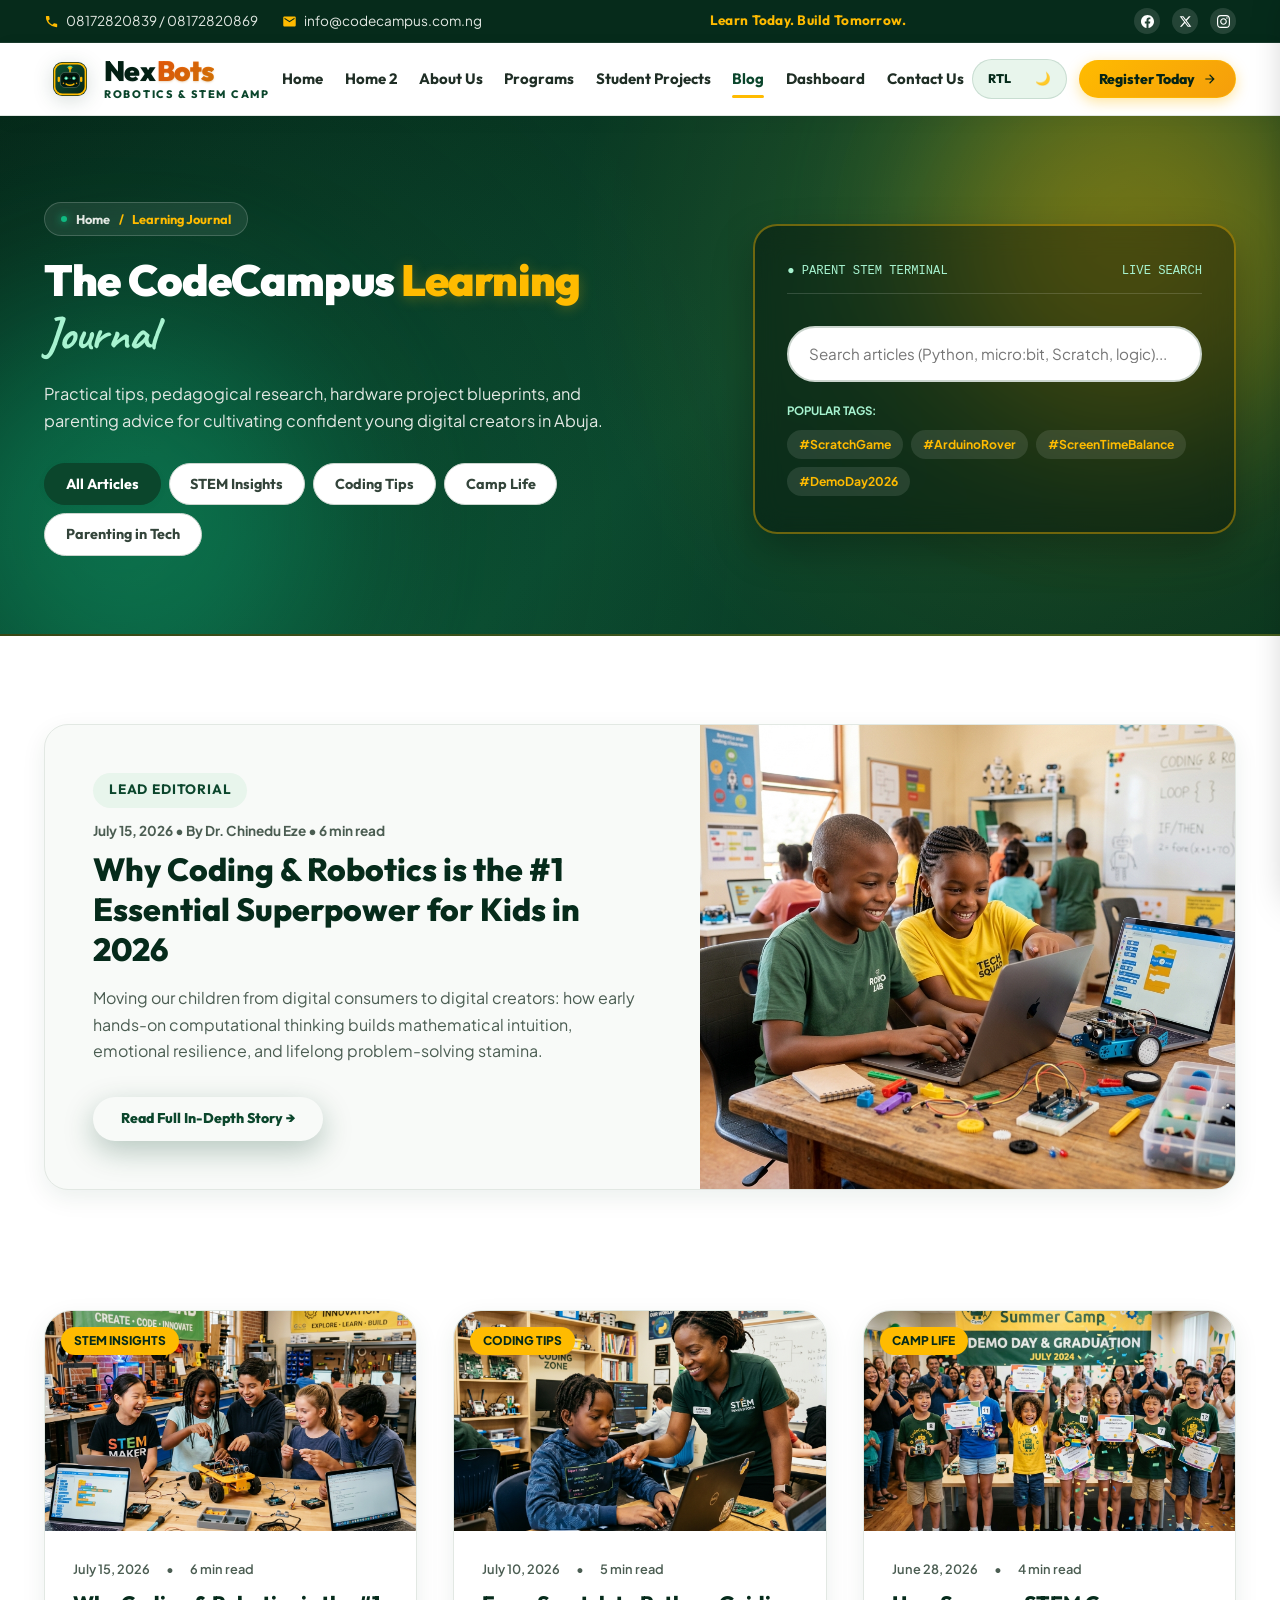
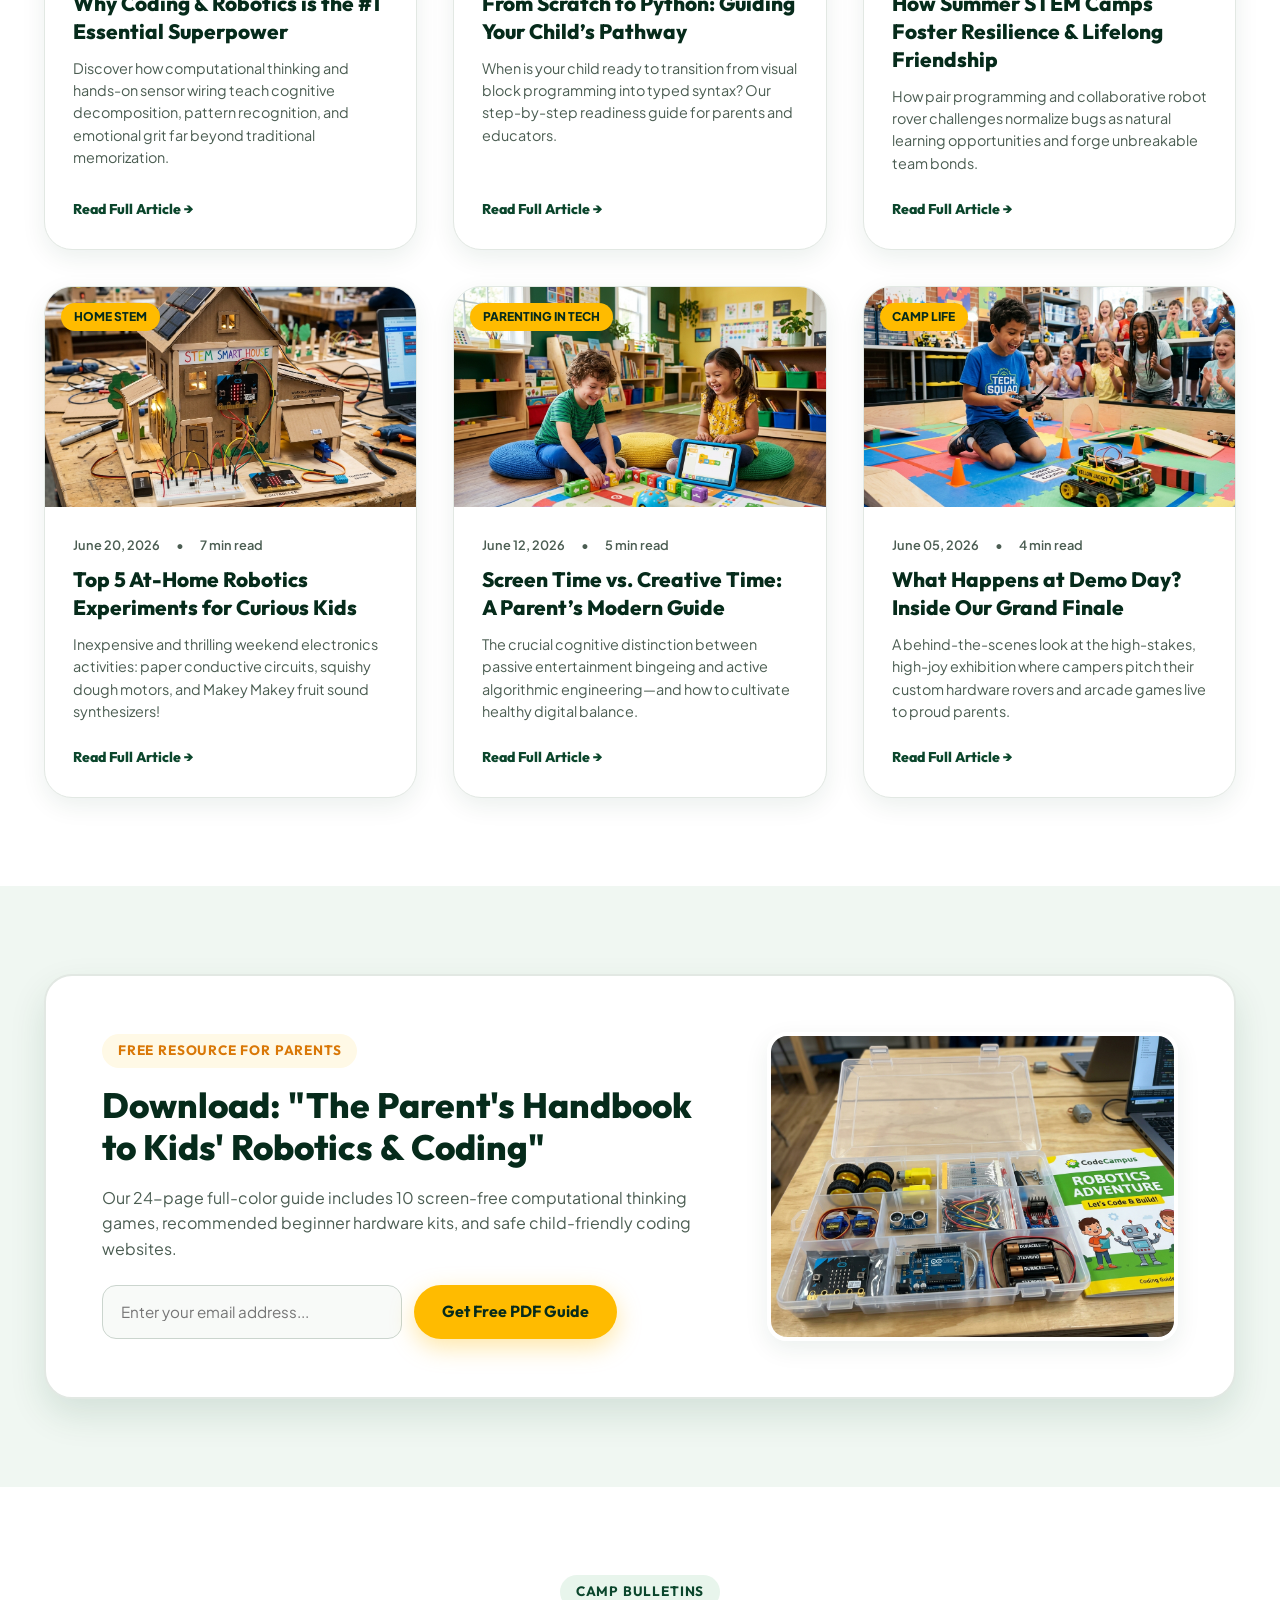
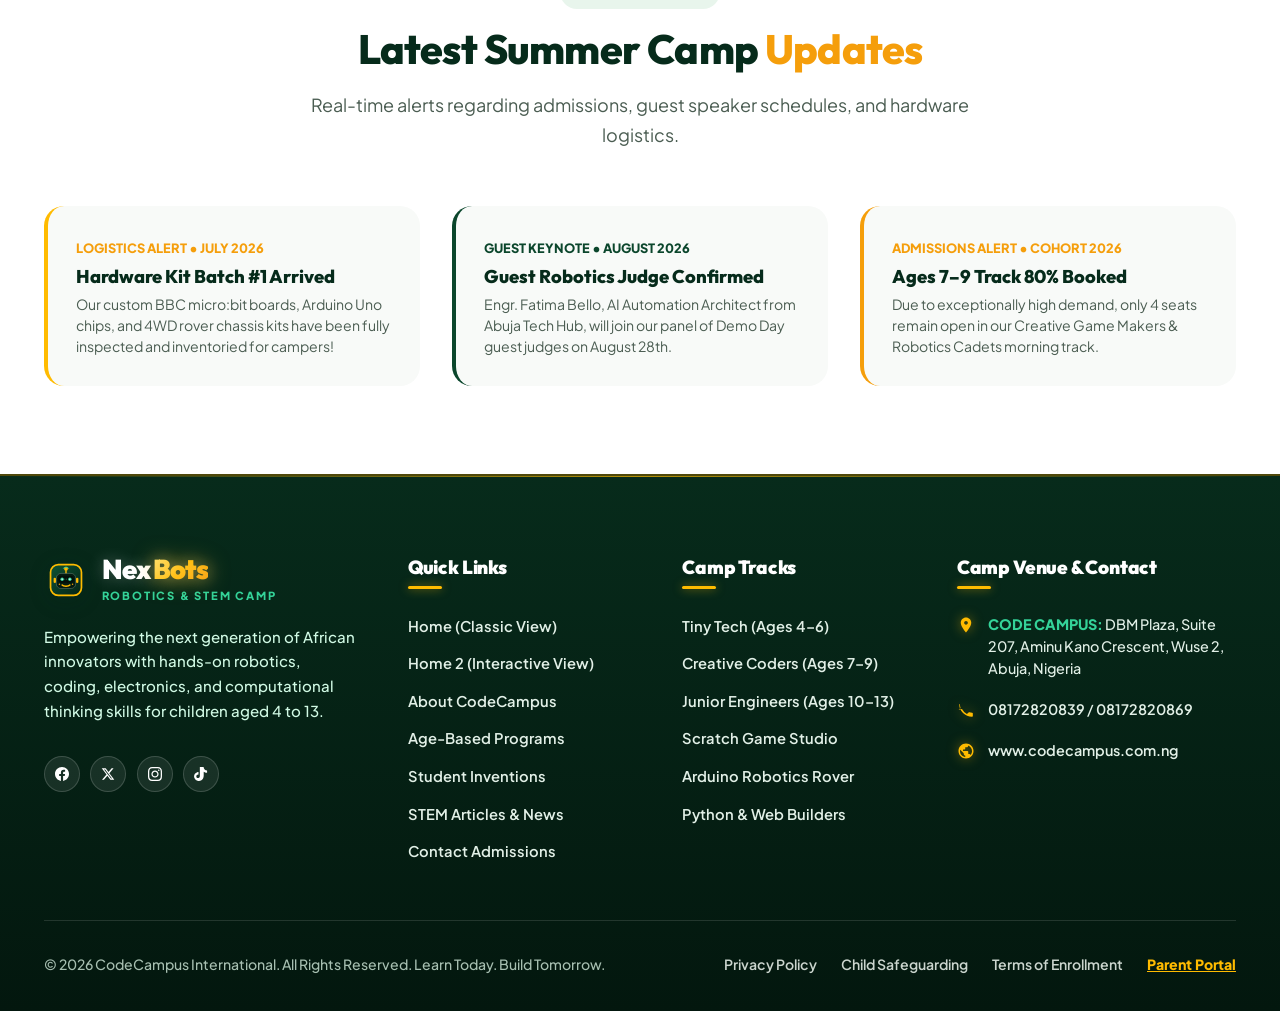
<file: blog.html>
<!DOCTYPE html>
<html lang="en">
<head>
  <meta charset="UTF-8">
  <meta name="viewport" content="width=device-width, initial-scale=1.0">
  <title>STEM & Robotics Blog | CodeCampus International</title>
  <meta name="description" content="Expert insights on children's coding, robotics projects, Scratch vs Python, STEM parenting advice, and digital creativity.">
  <link rel="icon" type="image/svg+xml" href="assets/images/favicon.svg">
  <link rel="stylesheet" href="assets/css/style.css">
  <script>
    (function(){
      const t = localStorage.getItem('codecampus_theme');
      if (t === 'dark') document.documentElement.setAttribute('data-theme', 'dark');
      const d = localStorage.getItem('codecampus_dir');
      if (d === 'rtl') document.documentElement.setAttribute('dir', 'rtl');
    })();
  </script>
</head>
<body>

  <!-- Top Bar -->
  <div class="top-bar">
    <div class="container">
      <div class="top-bar-contact">
        <a href="tel:08172820839" class="top-bar-item">
          <svg width="15" height="15" fill="currentColor" viewBox="0 0 24 24"><path d="M6.62 10.79a15.05 15.05 0 006.59 6.59l2.2-2.2a1 1 0 011.02-.24 11.72 11.72 0 003.68.59 1 1 0 011 1V20a1 1 0 01-1 1A17 17 0 013 4a1 1 0 011-1h3.5a1 1 0 011 1 11.72 11.72 0 00.59 3.68 1 1 0 01-.24 1.02l-2.23 2.09z"/></svg>
          <span>08172820839 / 08172820869</span>
        </a>
        <a href="mailto:info@codecampus.com.ng" class="top-bar-item">
          <svg width="15" height="15" fill="currentColor" viewBox="0 0 24 24"><path d="M20 4H4c-1.1 0-1.99.9-1.99 2L2 18c0 1.1.9 2 2 2h16c1.1 0 2-.9 2-2V6c0-1.1-.9-2-2-2zm0 4l-8 5-8-5V6l8 5 8-5v2z"/></svg>
          <span>info@codecampus.com.ng</span>
        </a>
      </div>
      <div class="top-bar-motto">Learn Today. Build Tomorrow.</div>
      <div class="top-bar-social">
        <a href="#" aria-label="Facebook"><svg width="13" height="13" fill="currentColor" viewBox="0 0 24 24"><path d="M24 12.073c0-6.627-5.373-12-12-12s-12 5.373-12 12c0 5.99 4.388 10.954 10.125 11.854v-8.385H7.078v-3.47h3.047V9.43c0-3.007 1.792-4.669 4.533-4.669 1.312 0 2.686.235 2.686.235v2.953H15.83c-1.491 0-1.956.925-1.956 1.874v2.25h3.328l-.532 3.47h-2.796v8.385C19.612 23.027 24 18.062 24 12.073z"/></svg></a>
        <a href="#" aria-label="Twitter"><svg width="13" height="13" fill="currentColor" viewBox="0 0 24 24"><path d="M18.244 2.25h3.308l-7.227 8.26 8.502 11.24H16.17l-5.214-6.817L4.99 21.75H1.68l7.73-8.835L1.254 2.25H8.08l4.713 6.231zm-1.161 17.52h1.833L7.084 4.126H5.117z"/></svg></a>
        <a href="#" aria-label="Instagram"><svg width="13" height="13" fill="currentColor" viewBox="0 0 24 24"><path d="M12 2.163c3.204 0 3.584.012 4.85.07 3.252.148 4.771 1.691 4.919 4.919.058 1.265.069 1.645.069 4.849 0 3.205-.012 3.584-.069 4.849-.149 3.225-1.664 4.771-4.919 4.919-1.266.058-1.644.07-4.85.07-3.204 0-3.584-.012-4.849-.07-3.26-.149-4.771-1.699-4.919-4.92-.058-1.265-.07-1.644-.07-4.849 0-3.204.013-3.583.07-4.849.149-3.227 1.664-4.771 4.919-4.919 1.266-.057 1.645-.069 4.849-.069zm0-2.163c-3.259 0-3.667.014-4.947.072-4.358.2-6.78 2.618-6.98 6.98-.059 1.281-.073 1.689-.073 4.948 0 3.259.014 3.668.072 4.948.2 4.358 2.618 6.78 6.98 6.98 1.281.058 1.689.072 4.948.072 3.259 0 3.668-.014 4.948-.072 4.354-.2 6.782-2.618 6.979-6.98.059-1.28.073-1.689.073-4.948 0-3.259-.014-3.667-.072-4.947-.196-4.354-2.617-6.78-6.979-6.98-1.281-.059-1.69-.073-4.949-.073zm0 5.838c-3.403 0-6.162 2.759-6.162 6.162s2.759 6.163 6.162 6.163 6.162-2.759 6.162-6.163c0-3.403-2.759-6.162-6.162-6.162zm0 10.162c-2.209 0-4-1.79-4-4 0-2.209 1.791-4 4-4s4 1.791 4 4c0 2.21-1.791 4-4 4zm6.406-11.845c-.796 0-1.441.645-1.441 1.44s.645 1.44 1.441 1.44c.795 0 1.439-.645 1.439-1.44s-.644-1.44-1.439-1.44z"/></svg></a>
      </div>
    </div>
  </div>

  <!-- Header -->
  <header class="site-header">
    <div class="container header-container">
      <a href="index.html" class="brand-logo" aria-label="NexBots Home">
        <div class="brand-logo-mark">
          <svg width="34" height="34" viewBox="0 0 44 44" fill="none" xmlns="http://www.w3.org/2000/svg">
            <rect width="44" height="44" rx="12" fill="#062b1b"/>
            <rect x="2" y="2" width="40" height="40" rx="10" fill="url(#nexBadgeGradHdrBlog)" stroke="#ffbb00" stroke-width="2.2"/>
            <circle cx="22" cy="7.5" r="2.5" fill="#ffbb00"/>
            <path d="M22 10V13" stroke="#ffbb00" stroke-width="1.8" stroke-linecap="round"/>
            <path d="M18.5 7C18.5 7 19.5 5.5 22 5.5C24.5 5.5 25.5 7 25.5 7" stroke="#34d399" stroke-width="1.2" stroke-linecap="round"/>
            <rect x="6" y="19" width="3" height="7" rx="1.5" fill="#ffbb00"/>
            <rect x="35" y="19" width="3" height="7" rx="1.5" fill="#ffbb00"/>
            <rect x="9.5" y="13.5" width="25" height="19.5" rx="6" fill="#041c11" stroke="rgba(255,255,255,0.22)" stroke-width="1.2"/>
            <rect x="12" y="16.5" width="20" height="9" rx="4.5" fill="#020f09"/>
            <circle cx="17" cy="21" r="2.2" fill="#34d399"/>
            <circle cx="17" cy="21" r="0.9" fill="#ffffff"/>
            <circle cx="27" cy="21" r="2.2" fill="#34d399"/>
            <circle cx="27" cy="21" r="0.9" fill="#ffffff"/>
            <path d="M20 21H24" stroke="rgba(52, 211, 153, 0.6)" stroke-width="1.2" stroke-dasharray="1 1"/>
            <path d="M17 28.5C18.5 30.5 25.5 30.5 27 28.5" stroke="#ffbb00" stroke-width="2" stroke-linecap="round"/>
            <circle cx="13.5" cy="27.5" r="1" fill="#f59e0b"/>
            <circle cx="30.5" cy="27.5" r="1" fill="#f59e0b"/>
            <defs>
              <linearGradient id="nexBadgeGradHdrBlog" x1="2" y1="2" x2="42" y2="42" gradientUnits="userSpaceOnUse">
                <stop offset="0%" stop-color="#0e5335"/>
                <stop offset="100%" stop-color="#052416"/>
              </linearGradient>
            </defs>
          </svg>
        </div>
        <div class="brand-logo-text">
          <span class="title">Nex<span class="highlight-bots">Bots</span></span>
          <span class="subtext">Robotics &amp; STEM Camp</span>
        </div>
      </a>

      <nav class="main-nav">
        <ul class="nav-links">
          <li><a href="index.html" class="nav-link">Home</a></li>
          <li><a href="home-2.html" class="nav-link">Home 2</a></li>
          <li><a href="about.html" class="nav-link">About Us</a></li>
          <li><a href="programs.html" class="nav-link">Programs</a></li>
          <li><a href="projects.html" class="nav-link">Student Projects</a></li>
          <li><a href="blog.html" class="nav-link active">Blog</a></li>
          <li><a href="user-dashboard.html" class="nav-link">Dashboard</a></li>
          <li><a href="contact.html" class="nav-link">Contact Us</a></li>
        </ul>
      </nav>

      <div class="header-actions">
        <!-- RTL & Theme Toggle Controls -->
        <div class="header-utils">
          <button type="button" class="header-util-btn rtl-toggle-btn" title="Toggle RTL / LTR text direction" aria-label="Toggle text direction">
            <span class="rtl-label">RTL</span>
          </button>
          <button type="button" class="header-util-btn theme-toggle-btn" title="Toggle Dark / Light mode" aria-label="Toggle theme">
            <span class="theme-icon-moon">🌙</span>
            <span class="theme-icon-sun" style="display:none;">☀️</span>
          </button>
        </div>

        <!-- Header Primary CTA Button -->
        <a href="contact.html" class="btn-header-cta open-portal-btn" data-auth-mode="register" id="headerCtaBtn" title="Register for Kids Summer Camp 2026">
          <span>Register Today</span>
          <svg width="14" height="14" viewBox="0 0 24 24" fill="currentColor">
            <path d="M12 4l-1.41 1.41L16.17 11H4v2h12.17l-5.58 5.59L12 20l8-8z"/>
          </svg>
        </a>

        <button type="button" class="nav-toggle-btn" id="mobileNavToggle" aria-label="Open menu" title="Open navigation menu">
          <svg width="22" height="22" viewBox="0 0 24 24" fill="none" stroke="currentColor" stroke-width="2.3" stroke-linecap="round">
            <line x1="4" y1="6" x2="20" y2="6"></line>
            <line x1="4" y1="12" x2="20" y2="12"></line>
            <line x1="4" y1="18" x2="20" y2="18"></line>
          </svg>
        </button>
      </div>
    </div>
  </header>

  <!-- Mobile Drawer -->
  <div class="mobile-nav-backdrop" id="mobileNavBackdrop"></div>
  <aside class="mobile-nav-drawer" id="mobileNavDrawer" aria-label="Mobile Navigation Menu">
    <div class="mobile-drawer-top">
      <a href="index.html" class="brand-logo" aria-label="NexBots Home">
        <div class="brand-logo-mark">
          <svg width="32" height="32" viewBox="0 0 44 44" fill="none" xmlns="http://www.w3.org/2000/svg">
            <rect width="44" height="44" rx="12" fill="#062b1b" />
            <rect x="2" y="2" width="40" height="40" rx="10" fill="url(#nexBadgeGradMobBlog)" stroke="#ffbb00" stroke-width="2.2" />
            <circle cx="22" cy="7.5" r="2.5" fill="#ffbb00" />
            <path d="M22 10V13" stroke="#ffbb00" stroke-width="1.8" stroke-linecap="round" />
            <circle cx="17" cy="21" r="2.2" fill="#34d399" />
            <circle cx="27" cy="21" r="2.2" fill="#34d399" />
            <path d="M17 28.5C18.5 30.5 25.5 30.5 27 28.5" stroke="#ffbb00" stroke-width="2" stroke-linecap="round" />
            <defs>
              <linearGradient id="nexBadgeGradMobBlog" x1="2" y1="2" x2="42" y2="42" gradientUnits="userSpaceOnUse">
                <stop offset="0%" stop-color="#0e5335" />
                <stop offset="100%" stop-color="#052416" />
              </linearGradient>
            </defs>
          </svg>
        </div>
        <div class="brand-logo-text">
          <span class="title" style="font-size: 1.35rem;">Nex<span class="highlight-bots">Bots</span></span>
          <span class="subtext">Robotics &amp; STEM Camp</span>
        </div>
      </a>
      <button type="button" class="mobile-drawer-close" id="mobileNavClose" aria-label="Close menu">&times;</button>
    </div>

    <!-- Navigation Links -->
    <nav class="mobile-nav-links">
      <a href="index.html" class="mobile-nav-link">Home</a>
      <a href="home-2.html" class="mobile-nav-link">Home 2 (Alt View)</a>
      <a href="about.html" class="mobile-nav-link">About Us</a>
      <a href="programs.html" class="mobile-nav-link">Camp Programs</a>
      <a href="projects.html" class="mobile-nav-link">Student Projects</a>
      <a href="blog.html" class="mobile-nav-link active">Blog &amp; News</a>
      <a href="user-dashboard.html" class="mobile-nav-link">Dashboard</a>
      <a href="contact.html" class="mobile-nav-link">Contact Us</a>
    </nav>

    <!-- Mobile Registration CTA -->
    <div class="mobile-drawer-cta-wrap">
      <a href="contact.html" class="btn btn-primary mobile-drawer-cta" style="width: 100%; display: flex; align-items: center; justify-content: center; gap: 0.5rem; padding: 0.85rem 1rem;">
        <span>Register Camp 2026 (₦120k)</span>
        <svg width="14" height="14" viewBox="0 0 24 24" fill="currentColor"><path d="M12 4l-1.41 1.41L16.17 11H4v2h12.17l-5.58 5.59L12 20l8-8z"/></svg>
      </a>
    </div>
  </aside>

  <!-- ==========================================================================
       SECTION 1: BLOG HERO & SEARCH
       ========================================================================== -->
  <!-- ==========================================================================
       SECTION 1: UNIFIED BLOG HERO & SEARCH TERMINAL
       ========================================================================== -->
  <section class="subpage-hero-unified">
    <div class="subpage-ambient-orb orb-amber"></div>
    <div class="subpage-ambient-orb orb-emerald"></div>

    <div class="container">
      <div class="subpage-hero-grid">
        <div>
          <!-- Live Breadcrumb Badge -->
          <div class="subpage-breadcrumb">
            <span class="subpage-breadcrumb-dot"></span>
            <a href="index.html">Home</a>
            <span>/</span>
            <span>Learning Journal</span>
          </div>

          <h1 class="subpage-hero-title">
            The CodeCampus <span class="gold">Learning</span> <span class="script">Journal</span>
          </h1>

          <p class="subpage-hero-subtitle">
            Practical tips, pedagogical research, hardware project blueprints, and parenting advice for cultivating confident young digital creators in Abuja.
          </p>

          <!-- Interactive Category Pills directly in Hero -->
          <div class="projects-filter-bar" style="margin: 0; justify-content: flex-start; gap: 0.5rem;">
            <button type="button" class="filter-btn blog-category-pill active" data-cat="all">All Articles</button>
            <button type="button" class="filter-btn blog-category-pill" data-cat="stem">STEM Insights</button>
            <button type="button" class="filter-btn blog-category-pill" data-cat="coding">Coding Tips</button>
            <button type="button" class="filter-btn blog-category-pill" data-cat="camp">Camp Life</button>
            <button type="button" class="filter-btn blog-category-pill" data-cat="parenting">Parenting in Tech</button>
          </div>
        </div>

        <!-- Unique Right STEM Knowledge Terminal -->
        <div>
          <div class="subpage-journal-terminal">
            <div class="subpage-journal-terminal-top">
              <span>● PARENT STEM TERMINAL</span>
              <span>LIVE SEARCH</span>
            </div>

            <div class="blog-search-bar-wrapper" style="margin-bottom: 0;">
              <input type="text" id="blogSearchInput" class="blog-search-input" placeholder="Search articles (Python, micro:bit, Scratch, logic)...">
            </div>

            <div class="subpage-search-chip-box">
              <span style="font-size: 0.72rem; color: #a7f3d0; font-weight: 700; display: block; width: 100%; margin-bottom: 2px;">POPULAR TAGS:</span>
              <span class="subpage-search-tag">#ScratchGame</span>
              <span class="subpage-search-tag">#ArduinoRover</span>
              <span class="subpage-search-tag">#ScreenTimeBalance</span>
              <span class="subpage-search-tag">#DemoDay2026</span>
            </div>
          </div>
        </div>
      </div>
    </div>
  </section>

  <!-- ==========================================================================
       SECTION 2: FEATURED SPOTLIGHT ARTICLE
       ========================================================================== -->
  <section class="section-spacing" style="background: var(--color-white); padding-bottom: 2rem;">
    <div class="container">
      <div class="blog-lead-card">
        <div class="blog-lead-content">
          <span class="section-tag" style="margin-bottom: 0.75rem;">Lead Editorial</span>
          <div style="font-size: 0.85rem; color: var(--color-gray-600); font-weight: 700; margin-bottom: 0.5rem;">
            July 15, 2026 • By Dr. Chinedu Eze • 6 min read
          </div>
          <h2 style="font-size: 2rem; color: var(--color-green-darkest); margin-bottom: 1rem; line-height: 1.25;">
            Why Coding & Robotics is the #1 Essential Superpower for Kids in 2026
          </h2>
          <p style="color: var(--color-gray-600); line-height: 1.65; margin-bottom: 1.5rem;">
            Moving our children from digital consumers to digital creators: how early hands-on computational thinking builds mathematical intuition, emotional resilience, and lifelong problem-solving stamina.
          </p>
          <button type="button" class="btn btn-green blog-read-btn" data-article-id="article-1">Read Full In-Depth Story &rarr;</button>
        </div>

        <div>
          <img src="assets/images/hero-kids-coding.jpg" alt="Featured Article: Kids Coding Superpower" style="width: 100%; height: 100%; object-fit: cover;">
        </div>
      </div>
    </div>
  </section>

  <!-- ==========================================================================
       SECTION 3: GRID OF 6 ORIGINAL IN-DEPTH ARTICLES
       ========================================================================== -->
  <section class="section-spacing" style="background: var(--color-white);">
    <div class="container">
      <div class="blog-grid">
        <!-- Article 1 -->
        <article class="blog-card" data-category="stem">
          <div class="blog-card-image">
            <img src="assets/images/robotics-lab-maker.jpg" alt="Why Coding is essential" width="400" height="250">
            <span class="blog-card-badge">STEM Insights</span>
          </div>
          <div class="blog-card-body">
            <div class="blog-meta">
              <span>July 15, 2026</span>
              <span>•</span>
              <span>6 min read</span>
            </div>
            <h3 class="blog-title">Why Coding & Robotics is the #1 Essential Superpower</h3>
            <p class="blog-excerpt">
              Discover how computational thinking and hands-on sensor wiring teach cognitive decomposition, pattern recognition, and emotional grit far beyond traditional memorization.
            </p>
            <button type="button" class="blog-read-btn" data-article-id="article-1">Read Full Article &rarr;</button>
          </div>
        </article>

        <!-- Article 2 -->
        <article class="blog-card" data-category="coding">
          <div class="blog-card-image">
            <img src="assets/images/instructor-mentoring.jpg" alt="From Scratch to Python" width="400" height="250">
            <span class="blog-card-badge">Coding Tips</span>
          </div>
          <div class="blog-card-body">
            <div class="blog-meta">
              <span>July 10, 2026</span>
              <span>•</span>
              <span>5 min read</span>
            </div>
            <h3 class="blog-title">From Scratch to Python: Guiding Your Child’s Pathway</h3>
            <p class="blog-excerpt">
              When is your child ready to transition from visual block programming into typed syntax? Our step-by-step readiness guide for parents and educators.
            </p>
            <button type="button" class="blog-read-btn" data-article-id="article-2">Read Full Article &rarr;</button>
          </div>
        </article>

        <!-- Article 3 -->
        <article class="blog-card" data-category="camp">
          <div class="blog-card-image">
            <img src="assets/images/demo-day-celebration.jpg" alt="Resilience and Teamwork" width="400" height="250">
            <span class="blog-card-badge">Camp Life</span>
          </div>
          <div class="blog-card-body">
            <div class="blog-meta">
              <span>June 28, 2026</span>
              <span>•</span>
              <span>4 min read</span>
            </div>
            <h3 class="blog-title">How Summer STEM Camps Foster Resilience & Lifelong Friendship</h3>
            <p class="blog-excerpt">
              How pair programming and collaborative robot rover challenges normalize bugs as natural learning opportunities and forge unbreakable team bonds.
            </p>
            <button type="button" class="blog-read-btn" data-article-id="article-3">Read Full Article &rarr;</button>
          </div>
        </article>

        <!-- Article 4 -->
        <article class="blog-card" data-category="stem">
          <div class="blog-card-image">
            <img src="assets/images/project-smart-home.jpg" alt="Home STEM experiments" width="400" height="250">
            <span class="blog-card-badge">Home STEM</span>
          </div>
          <div class="blog-card-body">
            <div class="blog-meta">
              <span>June 20, 2026</span>
              <span>•</span>
              <span>7 min read</span>
            </div>
            <h3 class="blog-title">Top 5 At-Home Robotics Experiments for Curious Kids</h3>
            <p class="blog-excerpt">
              Inexpensive and thrilling weekend electronics activities: paper conductive circuits, squishy dough motors, and Makey Makey fruit sound synthesizers!
            </p>
            <button type="button" class="blog-read-btn" data-article-id="article-4">Read Full Article &rarr;</button>
          </div>
        </article>

        <!-- Article 5 -->
        <article class="blog-card" data-category="parenting">
          <div class="blog-card-image">
            <img src="assets/images/young-kids-tinkering.jpg" alt="Screen Time vs Creative Time" width="400" height="250">
            <span class="blog-card-badge">Parenting in Tech</span>
          </div>
          <div class="blog-card-body">
            <div class="blog-meta">
              <span>June 12, 2026</span>
              <span>•</span>
              <span>5 min read</span>
            </div>
            <h3 class="blog-title">Screen Time vs. Creative Time: A Parent’s Modern Guide</h3>
            <p class="blog-excerpt">
              The crucial cognitive distinction between passive entertainment bingeing and active algorithmic engineering—and how to cultivate healthy digital balance.
            </p>
            <button type="button" class="blog-read-btn" data-article-id="article-5">Read Full Article &rarr;</button>
          </div>
        </article>

        <!-- Article 6 -->
        <article class="blog-card" data-category="camp">
          <div class="blog-card-image">
            <img src="assets/images/kid-robotics-builder.jpg" alt="What Happens at Demo Day" width="400" height="250">
            <span class="blog-card-badge">Camp Life</span>
          </div>
          <div class="blog-card-body">
            <div class="blog-meta">
              <span>June 05, 2026</span>
              <span>•</span>
              <span>4 min read</span>
            </div>
            <h3 class="blog-title">What Happens at Demo Day? Inside Our Grand Finale</h3>
            <p class="blog-excerpt">
              A behind-the-scenes look at the high-stakes, high-joy exhibition where campers pitch their custom hardware rovers and arcade games live to proud parents.
            </p>
            <button type="button" class="blog-read-btn" data-article-id="article-6">Read Full Article &rarr;</button>
          </div>
        </article>
      </div>
    </div>
  </section>

  <!-- ==========================================================================
       SECTION 4: FREE PARENT STEM GUIDE DOWNLOAD
       ========================================================================== -->
  <section class="section-spacing" style="background: var(--color-green-tint);">
    <div class="container">
      <div class="blog-handbook-banner">
        <div>
          <span class="section-tag yellow">Free Resource For Parents</span>
          <h2 style="font-size: 2.2rem; color: var(--color-green-darkest); margin-bottom: 1rem;">
            Download: "The Parent's Handbook to Kids' Robotics & Coding"
          </h2>
          <p style="color: var(--color-gray-600); line-height: 1.6; margin-bottom: 1.5rem;">
            Our 24-page full-color guide includes 10 screen-free computational thinking games, recommended beginner hardware kits, and safe child-friendly coding websites.
          </p>
          <div style="display: flex; gap: 0.75rem; flex-wrap: wrap;">
            <input type="email" placeholder="Enter your email address..." class="form-control" style="max-width: 300px;">
            <button type="button" class="btn btn-primary" onclick="showToast('Thank you! The STEM Parent Guide has been dispatched to your email.', 'success')">Get Free PDF Guide</button>
          </div>
        </div>

        <div style="text-align: center;">
          <img src="assets/images/curriculum-kits.jpg" alt="Guidebook Preview" style="border-radius: var(--radius-lg); box-shadow: var(--shadow-md); border: 4px solid var(--color-white);" width="450" height="300">
        </div>
      </div>
    </div>
  </section>

  <!-- ==========================================================================
       SECTION 5: CAMP NEWS & ANNOUNCEMENT FEED
       ========================================================================== -->
  <section class="section-spacing" style="background: var(--color-white);">
    <div class="container">
      <div class="text-center">
        <span class="section-tag">Camp Bulletins</span>
        <h2 class="section-title">Latest Summer Camp <span class="highlight">Updates</span></h2>
        <p class="section-subtitle">Real-time alerts regarding admissions, guest speaker schedules, and hardware logistics.</p>
      </div>

      <div class="blog-updates-grid">
        <div style="background: var(--color-gray-50); padding: 1.75rem; border-radius: var(--radius-lg); border-left: 4px solid var(--color-yellow-bright);">
          <span style="font-size: 0.8rem; font-weight: 800; color: var(--color-orange-golden);">LOGISTICS ALERT • JULY 2026</span>
          <h3 style="font-size: 1.15rem; color: var(--color-green-darkest); margin: 0.4rem 0;">Hardware Kit Batch #1 Arrived</h3>
          <p style="font-size: 0.88rem; color: var(--color-gray-600); line-height: 1.5;">
            Our custom BBC micro:bit boards, Arduino Uno chips, and 4WD rover chassis kits have been fully inspected and inventoried for campers!
          </p>
        </div>

        <div style="background: var(--color-gray-50); padding: 1.75rem; border-radius: var(--radius-lg); border-left: 4px solid var(--color-green-primary);">
          <span style="font-size: 0.8rem; font-weight: 800; color: var(--color-green-primary);">GUEST KEYNOTE • AUGUST 2026</span>
          <h3 style="font-size: 1.15rem; color: var(--color-green-darkest); margin: 0.4rem 0;">Guest Robotics Judge Confirmed</h3>
          <p style="font-size: 0.88rem; color: var(--color-gray-600); line-height: 1.5;">
            Engr. Fatima Bello, AI Automation Architect from Abuja Tech Hub, will join our panel of Demo Day guest judges on August 28th.
          </p>
        </div>

        <div style="background: var(--color-gray-50); padding: 1.75rem; border-radius: var(--radius-lg); border-left: 4px solid var(--color-orange-golden);">
          <span style="font-size: 0.8rem; font-weight: 800; color: var(--color-orange-golden);">ADMISSIONS ALERT • COHORT 2026</span>
          <h3 style="font-size: 1.15rem; color: var(--color-green-darkest); margin: 0.4rem 0;">Ages 7–9 Track 80% Booked</h3>
          <p style="font-size: 0.88rem; color: var(--color-gray-600); line-height: 1.5;">
            Due to exceptionally high demand, only 4 seats remain open in our Creative Game Makers & Robotics Cadets morning track.
          </p>
        </div>
      </div>
    </div>
  </section>

  <!-- ==========================================================================
       SECTION 6: ARTICLE READER MODAL COMPONENT (INTERACTIVE FULL READ)
       ========================================================================== -->
  <div class="portal-modal-overlay" id="blogReaderModal">
    <div class="portal-modal-window" style="max-width: 820px; padding: 3rem;">
      <button type="button" class="portal-modal-close-btn" id="blogReaderClose">&times;</button>
      <div id="readerMeta" style="font-size: 0.85rem; font-weight: 700; color: var(--color-orange-golden); text-transform: uppercase; margin-bottom: 0.5rem;"></div>
      <h2 id="readerTitle" style="font-size: 2.2rem; color: var(--color-green-darkest); line-height: 1.25; margin-bottom: 1.5rem;"></h2>
      <div id="readerBody" style="color: var(--color-gray-700); font-size: 1rem; line-height: 1.8;"></div>
      <div style="margin-top: 2.5rem; padding-top: 1.5rem; border-top: 1px solid var(--color-gray-200); display: flex; justify-content: space-between; align-items: center; flex-wrap: wrap; gap: 1rem;">
        <span style="font-size: 0.9rem; font-weight: 700; color: var(--color-green-darkest);">Found this helpful? Share with other parents!</span>
        <a href="contact.html" class="btn btn-primary btn-sm">Enroll Your Child in Camp</a>
      </div>
    </div>
  </div>

  <!-- Shared Footer -->
  <footer class="site-footer">
    <div class="container">
      <div class="footer-top-grid">
        <!-- Brand & Mission Column -->
        <div class="footer-brand-col">
          <a href="index.html" class="footer-logo" aria-label="NexBots Home">
            <div class="brand-logo-mark">
              <svg width="34" height="34" viewBox="0 0 44 44" fill="none" xmlns="http://www.w3.org/2000/svg">
                <rect width="44" height="44" rx="12" fill="#062b1b" />
                <rect x="2" y="2" width="40" height="40" rx="10" fill="url(#nexBadgeGradFtrShared)" stroke="#ffbb00" stroke-width="2.2" />
                <circle cx="22" cy="7.5" r="2.5" fill="#ffbb00" />
                <path d="M22 10V13" stroke="#ffbb00" stroke-width="1.8" stroke-linecap="round" />
                <path d="M18.5 7C18.5 7 19.5 5.5 22 5.5C24.5 5.5 25.5 7 25.5 7" stroke="#34d399" stroke-width="1.2" stroke-linecap="round" />
                <rect x="6" y="19" width="3" height="7" rx="1.5" fill="#ffbb00" />
                <rect x="35" y="19" width="3" height="7" rx="1.5" fill="#ffbb00" />
                <rect x="9.5" y="13.5" width="25" height="19.5" rx="6" fill="#041c11" stroke="rgba(255,255,255,0.22)" stroke-width="1.2" />
                <rect x="12" y="16.5" width="20" height="9" rx="4.5" fill="#020f09" />
                <circle cx="17" cy="21" r="2.2" fill="#34d399" />
                <circle cx="17" cy="21" r="0.9" fill="#ffffff" />
                <circle cx="27" cy="21" r="2.2" fill="#34d399" />
                <circle cx="27" cy="21" r="0.9" fill="#ffffff" />
                <path d="M20 21H24" stroke="rgba(52, 211, 153, 0.6)" stroke-width="1.2" stroke-dasharray="1 1" />
                <path d="M17 28.5C18.5 30.5 25.5 30.5 27 28.5" stroke="#ffbb00" stroke-width="2" stroke-linecap="round" />
                <circle cx="13.5" cy="27.5" r="1" fill="#f59e0b" />
                <circle cx="30.5" cy="27.5" r="1" fill="#f59e0b" />
                <defs>
                  <linearGradient id="nexBadgeGradFtrShared" x1="2" y1="2" x2="42" y2="42" gradientUnits="userSpaceOnUse">
                    <stop offset="0%" stop-color="#0e5335" />
                    <stop offset="100%" stop-color="#052416" />
                  </linearGradient>
                </defs>
              </svg>
            </div>
            <div class="footer-logo-text">
              <div class="title">Nex<span class="highlight-bots">Bots</span></div>
              <div class="subtext">Robotics &amp; STEM Camp</div>
            </div>
          </a>
          <p class="footer-brand-desc">
            Empowering the next generation of African innovators with hands-on robotics, coding, electronics, and
            computational thinking skills for children aged 4 to 13.
          </p>
          <div class="footer-social-strip">
            <a href="#" aria-label="Facebook"><svg width="14" height="14" fill="currentColor" viewBox="0 0 24 24"><path d="M24 12.073c0-6.627-5.373-12-12-12s-12 5.373-12 12c0 5.99 4.388 10.954 10.125 11.854v-8.385H7.078v-3.47h3.047V9.43c0-3.007 1.792-4.669 4.533-4.669 1.312 0 2.686.235 2.686.235v2.953H15.83c-1.491 0-1.956.925-1.956 1.874v2.25h3.328l-.532 3.47h-2.796v8.385C19.612 23.027 24 18.062 24 12.073z"/></svg></a>
            <a href="#" aria-label="X / Twitter"><svg width="14" height="14" fill="currentColor" viewBox="0 0 24 24"><path d="M18.244 2.25h3.308l-7.227 8.26 8.502 11.24H16.17l-5.214-6.817L4.99 21.75H1.68l7.73-8.835L1.254 2.25H8.08l4.713 6.231zm-1.161 17.52h1.833L7.084 4.126H5.117z"/></svg></a>
            <a href="#" aria-label="Instagram"><svg width="14" height="14" fill="currentColor" viewBox="0 0 24 24"><path d="M12 2.163c3.204 0 3.584.012 4.85.07 3.252.148 4.771 1.691 4.919 4.919.058 1.265.069 1.645.069 4.849 0 3.205-.012 3.584-.069 4.849-.149 3.225-1.664 4.771-4.919 4.919-1.266.058-1.644.07-4.85.07-3.204 0-3.584-.012-4.849-.07-3.26-.149-4.771-1.699-4.919-4.92-.058-1.265-.07-1.644-.07-4.849 0-3.204.013-3.583.07-4.849.149-3.227 1.664-4.771 4.919-4.919 1.266-.057 1.645-.069 4.849-.069zm0-2.163c-3.259 0-3.667.014-4.947.072-4.358.2-6.78 2.618-6.98 6.98-.059 1.281-.073 1.689-.073 4.948 0 3.259.014 3.668.072 4.948.2 4.358 2.618 6.78 6.98 6.98 1.281.058 1.689.072 4.948.072 3.259 0 3.668-.014 4.948-.072 4.354-.2 6.782-2.618 6.979-6.98.059-1.28.073-1.689.073-4.948 0-3.259-.014-3.667-.072-4.947-.196-4.354-2.617-6.78-6.979-6.98-1.281-.059-1.69-.073-4.949-.073zm0 5.838c-3.403 0-6.162 2.759-6.162 6.162s2.759 6.163 6.162 6.163 6.162-2.759 6.162-6.163c0-3.403-2.759-6.162-6.162-6.162zm0 10.162c-2.209 0-4-1.79-4-4 0-2.209 1.791-4 4-4s4 1.791 4 4c0 2.21-1.791 4-4 4zm6.406-11.845c-.796 0-1.441.645-1.441 1.44s.645 1.44 1.441 1.44c.795 0 1.439-.645 1.439-1.44s-.644-1.44-1.439-1.44z"/></svg></a>
            <a href="#" aria-label="TikTok"><svg width="14" height="14" fill="currentColor" viewBox="0 0 24 24"><path d="M12.525.02c1.31-.02 2.61-.01 3.91-.02.08 1.53.63 3.09 1.75 4.17 1.12 1.11 2.7 1.62 4.24 1.79v4.03c-1.44-.05-2.89-.35-4.2-.97-.57-.26-1.1-.59-1.59-1.01V14.5c.01 2.32-.6 4.67-2.06 6.46-1.77 2.19-4.55 3.32-7.35 3.01-3.4-.33-6.28-2.89-6.95-6.25-.79-3.79 1.44-7.66 5.17-8.77.72-.22 1.48-.33 2.24-.34v4.06c-.84.05-1.7.27-2.38.78-.96.72-1.46 1.94-1.28 3.14.18 1.25 1.16 2.27 2.41 2.44 1.34.19 2.74-.53 3.26-1.78.23-.55.33-1.15.32-1.75V.02z"/></svg></a>
          </div>
        </div>

        <!-- Quick Links Column -->
        <div>
          <h4 class="footer-col-title">Quick Links</h4>
          <ul class="footer-links">
            <li><a href="index.html" class="footer-link">Home (Classic View)</a></li>
            <li><a href="home-2.html" class="footer-link">Home 2 (Interactive View)</a></li>
            <li><a href="about.html" class="footer-link">About CodeCampus</a></li>
            <li><a href="programs.html" class="footer-link">Age-Based Programs</a></li>
            <li><a href="projects.html" class="footer-link">Student Inventions</a></li>
            <li><a href="blog.html" class="footer-link">STEM Articles &amp; News</a></li>
            <li><a href="contact.html" class="footer-link">Contact Admissions</a></li>
          </ul>
        </div>

        <!-- Camp Tracks Column -->
        <div>
          <h4 class="footer-col-title">Camp Tracks</h4>
          <ul class="footer-links">
            <li><a href="programs.html#track-tiny" class="footer-link">Tiny Tech (Ages 4–6)</a></li>
            <li><a href="programs.html#track-makers" class="footer-link">Creative Coders (Ages 7–9)</a></li>
            <li><a href="programs.html#track-engineers" class="footer-link">Junior Engineers (Ages 10–13)</a></li>
            <li><a href="programs.html" class="footer-link">Scratch Game Studio</a></li>
            <li><a href="programs.html" class="footer-link">Arduino Robotics Rover</a></li>
            <li><a href="programs.html" class="footer-link">Python &amp; Web Builders</a></li>
          </ul>
        </div>

        <!-- Venue & Contact Column -->
        <div>
          <h4 class="footer-col-title">Camp Venue &amp; Contact</h4>
          <div class="footer-contact-item">
            <svg width="18" height="18" fill="currentColor" viewBox="0 0 24 24">
              <path d="M12 2C8.13 2 5 5.13 5 9c0 5.25 7 13 7 13s7-7.75 7-13c0-3.87-3.13-7-7-7zm0 9.5c-1.38 0-2.5-1.12-2.5-2.5s1.12-2.5 2.5-2.5 2.5 1.12 2.5 2.5-1.12 2.5-2.5 2.5z" />
            </svg>
            <span><strong>CODE CAMPUS:</strong> DBM Plaza, Suite 207, Aminu Kano Crescent, Wuse 2, Abuja, Nigeria</span>
          </div>
          <div class="footer-contact-item">
            <svg width="18" height="18" fill="currentColor" viewBox="0 0 24 24">
              <path d="M6.62 10.79a15.05 15.05 0 006.59 6.59l2.2-2.2a1 1 0 011.02-.24 11.72 11.72 0 003.68.59 1 1 0 011 1V20a1 1 0 01-1 1A17 17 0 013 4a1 1 0 011 1 11.72 11.72 0 00.59 3.68 1 1 0 01-.24 1.02l-2.23 2.09z" />
            </svg>
            <div>
              <a href="tel:08172820839">08172820839</a> / <a href="tel:08172820869">08172820869</a>
            </div>
          </div>
          <div class="footer-contact-item">
            <svg width="18" height="18" fill="currentColor" viewBox="0 0 24 24">
              <path d="M12 2C6.48 2 2 6.48 2 12s4.48 10 10 10 10-4.48 10-10S17.52 2 12 2zm-1 17.93c-3.95-.49-7-3.85-7-7.93 0-.62.08-1.21.21-1.79L9 15v1c0 1.1.9 2 2 2v1.93zm6.9-2.54c-.26-.81-1-1.39-1.9-1.39h-1v-3c0-.55-.45-1-1-1H8v-2h2c.55 0 1-.45 1-1V7h2c1.1 0 2-.9 2-2v-.41c2.93 1.19 5 4.06 5 7.41 0 2.08-.8 3.97-2.1 5.39z" />
            </svg>
            <a href="https://www.codecampus.com.ng" target="_blank" rel="noopener">www.codecampus.com.ng</a>
          </div>
        </div>
      </div>

      <!-- Footer Bottom Bar -->
      <div class="footer-bottom-bar">
        <div>
          © 2026 CodeCampus International. All Rights Reserved. Learn Today. Build Tomorrow.
        </div>
        <div class="footer-bottom-links">
          <a href="#">Privacy Policy</a>
          <a href="#">Child Safeguarding</a>
          <a href="#">Terms of Enrollment</a>
          <button type="button" class="open-portal-btn footer-portal-trigger" title="Open Parent Portal">Parent Portal</button>
        </div>
      </div>
    </div>
  </footer>

  <!-- Parent Portal Modal (Shared) -->
  <div class="portal-modal-overlay" id="parentPortalModal">
    <div class="portal-modal-window">
      <!-- Modal Top Header Bar with Brand, RTL, Theme & Close Controls -->
      <div class="portal-modal-topbar">
        <a href="index.html" class="portal-modal-topbar-left portal-header-brand-link" title="NexBots Home - Return to Main Website">
          <div class="portal-header-brand-mark">
            <svg width="26" height="26" viewBox="0 0 44 44" fill="none" xmlns="http://www.w3.org/2000/svg">
              <rect width="44" height="44" rx="10" fill="#062b1b" />
              <rect x="2" y="2" width="40" height="40" rx="8" fill="#0e5335" stroke="#ffbb00" stroke-width="2.2" />
              <circle cx="22" cy="7.5" r="2.5" fill="#ffbb00" />
              <path d="M22 10V13" stroke="#ffbb00" stroke-width="2" stroke-linecap="round" />
              <circle cx="17" cy="21" r="2.2" fill="#34d399" />
              <circle cx="27" cy="21" r="2.2" fill="#34d399" />
              <path d="M17 28.5C18.5 30.5 25.5 30.5 27 28.5" stroke="#ffbb00" stroke-width="2" stroke-linecap="round" />
            </svg>
          </div>
          <div class="portal-header-titles">
            <span class="portal-header-app-name">Nex<span class="highlight-bots">Bots</span> <span class="portal-header-app-sub">• Parent Portal</span></span>
            <span class="portal-header-tagline">SUMMER CAMP 2026 • RETURN HOME ↗</span>
          </div>
        </a>

        <div class="portal-modal-topbar-right">
          <!-- RTL Toggle Button inside Modal Header -->
          <button type="button" class="portal-top-ctrl-btn rtl-toggle-btn" id="portalRtlToggleBtn" title="Toggle RTL / LTR text direction" aria-label="Toggle text direction">
            <span class="rtl-label">RTL</span>
          </button>
          <!-- Theme Toggle Button inside Modal Header -->
          <button type="button" class="portal-top-ctrl-btn theme-toggle-btn" id="portalThemeToggleBtn" title="Toggle Dark / Light mode" aria-label="Toggle theme">
            <span class="theme-icon-moon">🌙</span>
            <span class="theme-icon-sun" style="display:none;">☀️</span>
          </button>
          <!-- Close Button -->
          <button type="button" class="portal-modal-close-btn" id="portalModalClose" aria-label="Close Portal">&times;</button>
        </div>
      </div>

      <!-- Auth Screens (Login / Register / Reset Password) -->
      <div class="auth-container" id="portalAuthContainer">
        <!-- Brand Left Side -->
        <div class="auth-brand-side">
          <div class="auth-brand-content">
            <div class="auth-brand-badge">
              <span class="auth-badge-dot"></span>
              <span>VERIFIED PARENT ACCESS</span>
            </div>
            <h2 class="auth-brand-heading">Track Your Child’s STEM Journey</h2>
            <p class="auth-brand-sub">
              Access real-time attendance logs, milestone competencies, completed robotics projects, mentor evaluations, and graduation certifications.
            </p>

            <ul class="auth-perks-list">
              <li>
                <span class="perk-icon">✓</span>
                <span>Live Daily Camp Check-in & Lab Updates</span>
              </li>
              <li>
                <span class="perk-icon">✓</span>
                <span>Robotics Badges, Scratch Games & Python Code</span>
              </li>
              <li>
                <span class="perk-icon">✓</span>
                <span>Direct Mentor Evaluations & Skill Reports</span>
              </li>
              <li>
                <span class="perk-icon">✓</span>
                <span>Family Showcase & Demo Day VIP Passes</span>
              </li>
            </ul>
          </div>

          <div class="auth-brand-footer">
            <div class="auth-demo-pill">
              💡 <strong>Demo Quick Access:</strong> Click <em>Google</em> or <em>Sign In</em> to test with sample camper profiles (Liam & Maya)!
            </div>
            <div class="auth-security-tag">
              🔒 256-Bit SSL Encrypted • ISO 27001 Certified Student Data
            </div>
          </div>
        </div>

        <!-- Forms Right Side -->
        <div class="auth-form-side">
          <!-- Navigation Tabs: Sign In / Register -->
          <div class="auth-tabs" id="authTabsNav">
            <button type="button" class="auth-tab-btn active" id="authTabLogin">Parent Sign In</button>
            <button type="button" class="auth-tab-btn" id="authTabRegister">Register Account</button>
          </div>

          <!-- Social Login Options (Google & Apple) -->
          <div class="auth-social-section" id="authSocialSection">
            <div class="auth-social-grid">
              <button type="button" class="btn-social-auth btn-social-google" id="btnGoogleLogin" aria-label="Continue with Google">
                <svg class="social-icon" width="18" height="18" viewBox="0 0 24 24">
                  <path fill="#4285F4" d="M22.56 12.25c0-.78-.07-1.53-.2-2.25H12v4.26h5.92c-.26 1.37-1.04 2.53-2.21 3.31v2.77h3.57c2.08-1.92 3.28-4.74 3.28-8.09z"/>
                  <path fill="#34A853" d="M12 23c2.97 0 5.46-.98 7.28-2.66l-3.57-2.77c-.98.66-2.23 1.06-3.71 1.06-2.86 0-5.29-1.93-6.16-4.53H2.18v2.84C3.99 20.53 7.7 23 12 23z"/>
                  <path fill="#FBBC05" d="M5.84 14.09c-.22-.66-.35-1.36-.35-2.09s.13-1.43.35-2.09V7.06H2.18C1.43 8.55 1 10.22 1 12s.43 3.45 1.18 4.94l2.85-2.22.81-.63z"/>
                  <path fill="#EA4335" d="M12 5.38c1.62 0 3.06.56 4.21 1.64l3.15-3.15C17.45 2.09 14.97 1 12 1 7.7 1 3.99 3.47 2.18 7.06l3.66 2.84c.87-2.6 3.3-4.52 6.16-4.52z"/>
                </svg>
                <span>Google</span>
              </button>

              <button type="button" class="btn-social-auth btn-social-apple" id="btnAppleLogin" aria-label="Continue with Apple">
                <svg class="social-icon" width="18" height="18" viewBox="0 0 24 24" fill="currentColor">
                  <path d="M18.71 19.5c-.83 1.24-1.71 2.45-3.05 2.47-1.34.03-1.77-.79-3.29-.79-1.53 0-2 .77-3.27.82-1.31.05-2.3-1.32-3.14-2.53C4.25 17 2.94 12.45 4.7 9.39c.87-1.52 2.43-2.48 4.12-2.51 1.28-.02 2.5.87 3.29.87.78 0 2.26-1.07 3.81-.91.65.03 2.47.26 3.64 1.98-.09.06-2.17 1.28-2.15 3.81.03 3.02 2.65 4.03 2.68 4.04-.03.07-.42 1.44-1.38 2.83M15.97 6.37c.62-.75 1.04-1.8 0.93-2.85-.9.04-2 .6-2.65 1.35-.58.66-1.09 1.73-.95 2.76.99.08 2.03-.51 2.67-1.26z"/>
                </svg>
                <span>Apple</span>
              </button>
            </div>

            <div class="auth-divider">
              <span>or sign in with email</span>
            </div>
          </div>

          <!-- Sign In Form -->
          <form id="parentLoginForm">
            <div class="form-group">
              <label class="form-label" for="loginEmail">Parent Email Address</label>
              <input type="email" id="loginEmail" class="form-control" placeholder="parent@example.com"
                value="adeyemi.parent@example.com" required autocomplete="email">
            </div>

            <div class="form-group">
              <label class="form-label" for="loginPassword">Portal Password</label>
              <div class="password-field-wrapper">
                <input type="password" id="loginPassword" class="form-control password-input" placeholder="••••••••" value="demo1234"
                  required autocomplete="current-password">
                <button type="button" class="pwd-visibility-toggle" data-for="loginPassword" aria-label="Toggle password visibility" title="Show password">
                  <svg class="icon-eye-open" width="18" height="18" viewBox="0 0 24 24" fill="none" stroke="currentColor" stroke-width="2" stroke-linecap="round" stroke-linejoin="round">
                    <path d="M1 12s4-8 11-8 11 8 11 8-4 8-11 8-11-8-11-8z"></path>
                    <circle cx="12" cy="12" r="3"></circle>
                  </svg>
                  <svg class="icon-eye-closed" width="18" height="18" viewBox="0 0 24 24" fill="none" stroke="currentColor" stroke-width="2" stroke-linecap="round" stroke-linejoin="round" style="display:none;">
                    <path d="M17.94 17.94A10.07 10.07 0 0 1 12 20c-7 0-11-8-11-8a18.45 18.45 0 0 1 5.06-5.94M9.9 4.24A9.12 9.12 0 0 1 12 4c7 0 11 8 11 8a18.5 18.5 0 0 1-2.16 3.19m-6.72-1.07a3 3 0 1 1-4.24-4.24"></path>
                    <line x1="1" y1="1" x2="23" y2="23"></line>
                  </svg>
                </button>
              </div>
            </div>

            <div class="auth-form-options">
              <label class="auth-remember-label">
                <input type="checkbox" id="loginRememberMe" checked>
                <span>Remember me</span>
              </label>
              <!-- Functional Forgot Password Link -->
              <button type="button" class="btn-forgot-pwd" id="btnForgotPwd">Forgot password?</button>
            </div>

            <button type="submit" class="btn btn-green btn-auth-submit" id="btnSubmitLogin">Sign In to Parent Portal</button>
          </form>

          <!-- Register Form -->
          <form id="parentRegisterForm" style="display: none;">
            <div class="form-group">
              <label class="form-label" for="regParentName">Parent / Guardian Full Name</label>
              <input type="text" id="regParentName" class="form-control" placeholder="e.g. Mrs. Sarah Adeyemi">
            </div>
            <div class="form-group">
              <label class="form-label" for="regEmail">Email Address</label>
              <input type="email" id="regEmail" class="form-control" placeholder="parent@example.com">
            </div>
            <div class="form-group">
              <label class="form-label" for="regPhone">Contact Phone Number</label>
              <input type="tel" id="regPhone" class="form-control" placeholder="e.g. 08172820839">
            </div>
            <div class="form-group">
              <label class="form-label" for="regChildName">Child's Name & Age</label>
              <input type="text" id="regChildName" class="form-control" placeholder="e.g. Liam (Age 8)">
            </div>
            <button type="submit" class="btn btn-primary btn-auth-submit" id="btnSubmitRegister">Create Parent Account</button>
          </form>

          <!-- Fully Functional Reset Password Screen -->
          <div class="parent-reset-view" id="parentResetView" style="display: none;">
            <div class="reset-view-header">
              <button type="button" class="btn-back-to-login" id="btnBackToLogin1">
                <span class="back-arrow">&larr;</span> Back to Sign In
              </button>
              <h3 class="reset-view-title">Reset Your Password</h3>
              <p class="reset-view-sub">
                Enter your registered parent email address. We'll send you a password reset verification link and OTP code.
              </p>
            </div>

            <!-- Step 1: Request Reset Form -->
            <form id="formResetRequest">
              <div class="form-group">
                <label class="form-label" for="resetEmailInput">Parent Email Address</label>
                <input type="email" id="resetEmailInput" class="form-control" placeholder="parent@example.com"
                  value="adeyemi.parent@example.com" required autocomplete="email">
              </div>
              <button type="submit" class="btn btn-green btn-auth-submit" id="btnSendResetLink">Send Reset Link & OTP</button>
            </form>

            <!-- Step 2: Set New Password Form (Revealed after Step 1) -->
            <form id="formResetConfirm" style="display: none;">
              <div class="reset-alert-success" id="resetSentBanner">
                <span class="reset-alert-icon">✓</span>
                <div>
                  <strong>Reset Code Sent!</strong> Check inbox for <span id="resetTargetEmail">adeyemi.parent@example.com</span> (Demo OTP: <strong>482910</strong>).
                </div>
              </div>

              <div class="form-group">
                <label class="form-label" for="resetOtpCode">6-Digit Verification Code (OTP)</label>
                <input type="text" id="resetOtpCode" class="form-control" placeholder="482910" value="482910" maxlength="6" required>
              </div>

              <div class="form-group">
                <label class="form-label" for="resetNewPassword">New Portal Password</label>
                <div class="password-field-wrapper">
                  <input type="password" id="resetNewPassword" class="form-control password-input" placeholder="Enter new password" value="NewPass@2026" required>
                  <button type="button" class="pwd-visibility-toggle" data-for="resetNewPassword" aria-label="Toggle password visibility" title="Show password">
                    <svg class="icon-eye-open" width="18" height="18" viewBox="0 0 24 24" fill="none" stroke="currentColor" stroke-width="2" stroke-linecap="round" stroke-linejoin="round">
                      <path d="M1 12s4-8 11-8 11 8 11 8-4 8-11 8-11-8-11-8z"></path>
                      <circle cx="12" cy="12" r="3"></circle>
                    </svg>
                    <svg class="icon-eye-closed" width="18" height="18" viewBox="0 0 24 24" fill="none" stroke="currentColor" stroke-width="2" stroke-linecap="round" stroke-linejoin="round" style="display:none;">
                      <path d="M17.94 17.94A10.07 10.07 0 0 1 12 20c-7 0-11-8-11-8a18.45 18.45 0 0 1 5.06-5.94M9.9 4.24A9.12 9.12 0 0 1 12 4c7 0 11 8 11 8a18.5 18.5 0 0 1-2.16 3.19m-6.72-1.07a3 3 0 1 1-4.24-4.24"></path>
                      <line x1="1" y1="1" x2="23" y2="23"></line>
                    </svg>
                  </button>
                </div>
              </div>

              <div class="form-group">
                <label class="form-label" for="resetConfirmPassword">Confirm New Password</label>
                <div class="password-field-wrapper">
                  <input type="password" id="resetConfirmPassword" class="form-control password-input" placeholder="Confirm new password" value="NewPass@2026" required>
                  <button type="button" class="pwd-visibility-toggle" data-for="resetConfirmPassword" aria-label="Toggle password visibility" title="Show password">
                    <svg class="icon-eye-open" width="18" height="18" viewBox="0 0 24 24" fill="none" stroke="currentColor" stroke-width="2" stroke-linecap="round" stroke-linejoin="round">
                      <path d="M1 12s4-8 11-8 11 8 11 8-4 8-11 8-11-8-11-8z"></path>
                      <circle cx="12" cy="12" r="3"></circle>
                    </svg>
                    <svg class="icon-eye-closed" width="18" height="18" viewBox="0 0 24 24" fill="none" stroke="currentColor" stroke-width="2" stroke-linecap="round" stroke-linejoin="round" style="display:none;">
                      <path d="M17.94 17.94A10.07 10.07 0 0 1 12 20c-7 0-11-8-11-8a18.45 18.45 0 0 1 5.06-5.94M9.9 4.24A9.12 9.12 0 0 1 12 4c7 0 11 8 11 8a18.5 18.5 0 0 1-2.16 3.19m-6.72-1.07a3 3 0 1 1-4.24-4.24"></path>
                      <line x1="1" y1="1" x2="23" y2="23"></line>
                    </svg>
                  </button>
                </div>
              </div>

              <button type="submit" class="btn btn-green btn-auth-submit" id="btnSubmitNewPassword">Update Password & Sign In</button>
            </form>
          </div>
        </div>
      </div>

      <!-- Dashboard View -->
      <div class="dashboard-view" id="portalDashboardView">
        <div class="dashboard-header">
          <div class="dashboard-user-greeting">
            <div class="user-avatar-circle">OA</div>
            <div>
              <div style="font-size: 0.8rem; font-weight: 700; color: var(--color-orange-golden); text-transform: uppercase;">Parent Dashboard</div>
              <h3 style="font-size: 1.4rem; color: var(--color-green-darkest);">Welcome, Mrs. O. Adeyemi</h3>
            </div>
          </div>
          <button type="button" id="portalLogoutBtn" class="btn btn-outline-green btn-sm">Log Out</button>
        </div>

        <div class="child-selector-pills">
          <button type="button" class="child-pill-btn active" data-child="liam">👦 Liam (Age 8)</button>
          <button type="button" class="child-pill-btn" data-child="zoe">👧 Zoe (Age 11)</button>
        </div>

        <div class="dashboard-widgets-grid">
          <div class="dashboard-widget-card">
            <div class="widget-stat-title">Attendance</div>
            <div class="widget-stat-value" id="dashAttendanceVal">95%</div>
            <div class="widget-stat-sub" id="dashAttendanceSub">19 of 20 Sessions</div>
          </div>
          <div class="dashboard-widget-card">
            <div class="widget-stat-title">Assigned Lead Mentor</div>
            <div class="widget-stat-value" id="dashMentorVal" style="font-size: 1.3rem;">Sarah O. (STEM Coach)</div>
            <div style="font-size: 0.75rem; color: var(--color-gray-600);">Lab Alpha • 1:6 Mentorship</div>
          </div>
          <div class="dashboard-widget-card">
            <div class="widget-stat-title">Next Camp Session</div>
            <div class="widget-stat-value" id="dashNextSessionVal" style="font-size: 1.15rem;">Monday, 9:00 AM</div>
            <div style="font-size: 0.75rem; color: var(--color-gray-600);">Room 204 • DBM Plaza Wuse 2</div>
          </div>
        </div>

        <div class="dashboard-main-grid">
          <div>
            <div class="dashboard-card-section">
              <div class="dash-section-header">
                <div>
                  <span id="dashChildName">Liam Adeyemi</span>
                  <div id="dashChildTrack" style="font-size: 0.8rem; color: var(--color-orange-golden);">Creative Coders Track</div>
                </div>
              </div>
              <div id="dashSkillsContainer"></div>
            </div>
            <div class="dashboard-card-section">
              <div class="dash-section-header">Completed Camp Projects</div>
              <div id="dashProjectsContainer"></div>
            </div>
          </div>
          <div>
            <div class="dashboard-card-section">
              <div class="dash-section-header">Mentor Feedback Notes</div>
              <div class="mentor-feedback-box" id="dashMentorFeedback">Great problem solving progress!</div>
            </div>
            <div class="dashboard-card-section">
              <div class="dash-section-header">Camp Notices</div>
              <div id="dashNoticesContainer"></div>
            </div>
          </div>
        </div>
      </div>
    </div>
  </div>

  <script src="assets/js/main.js"></script>
</body>
</html>
</file>
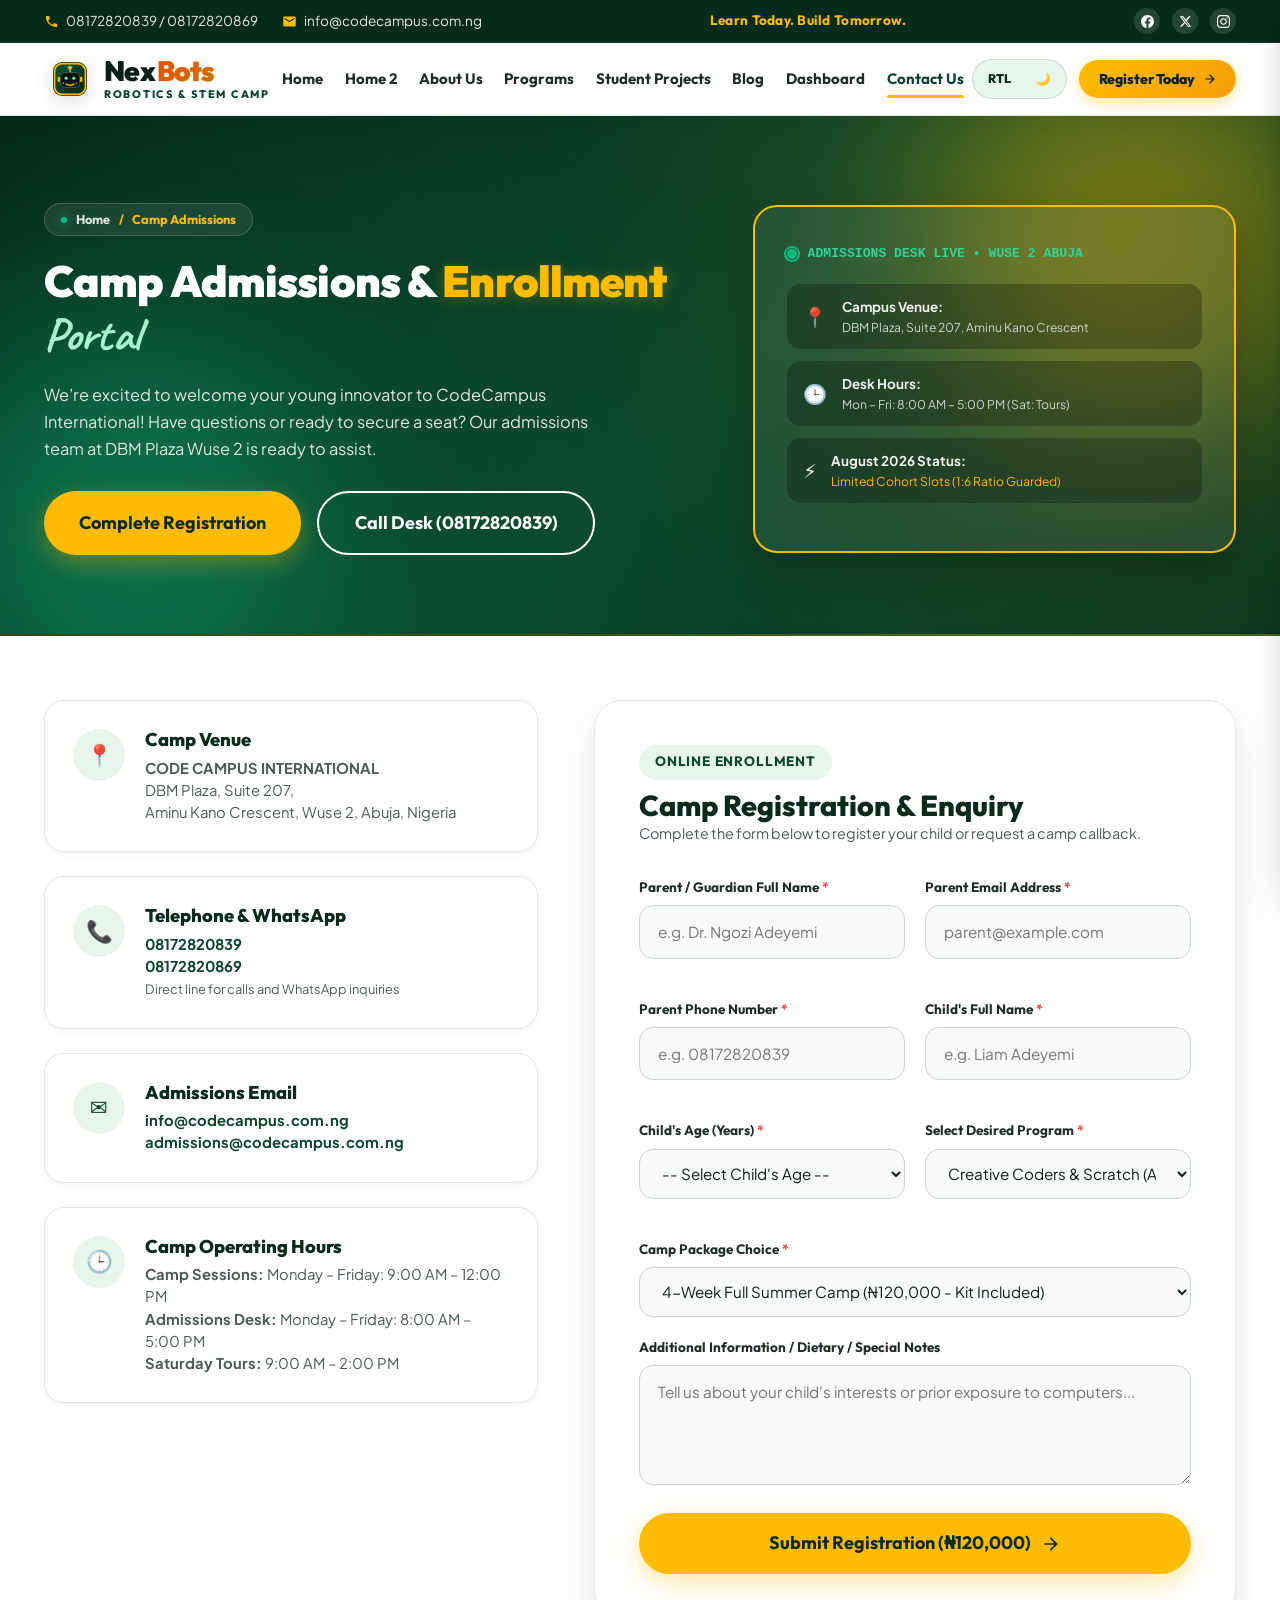
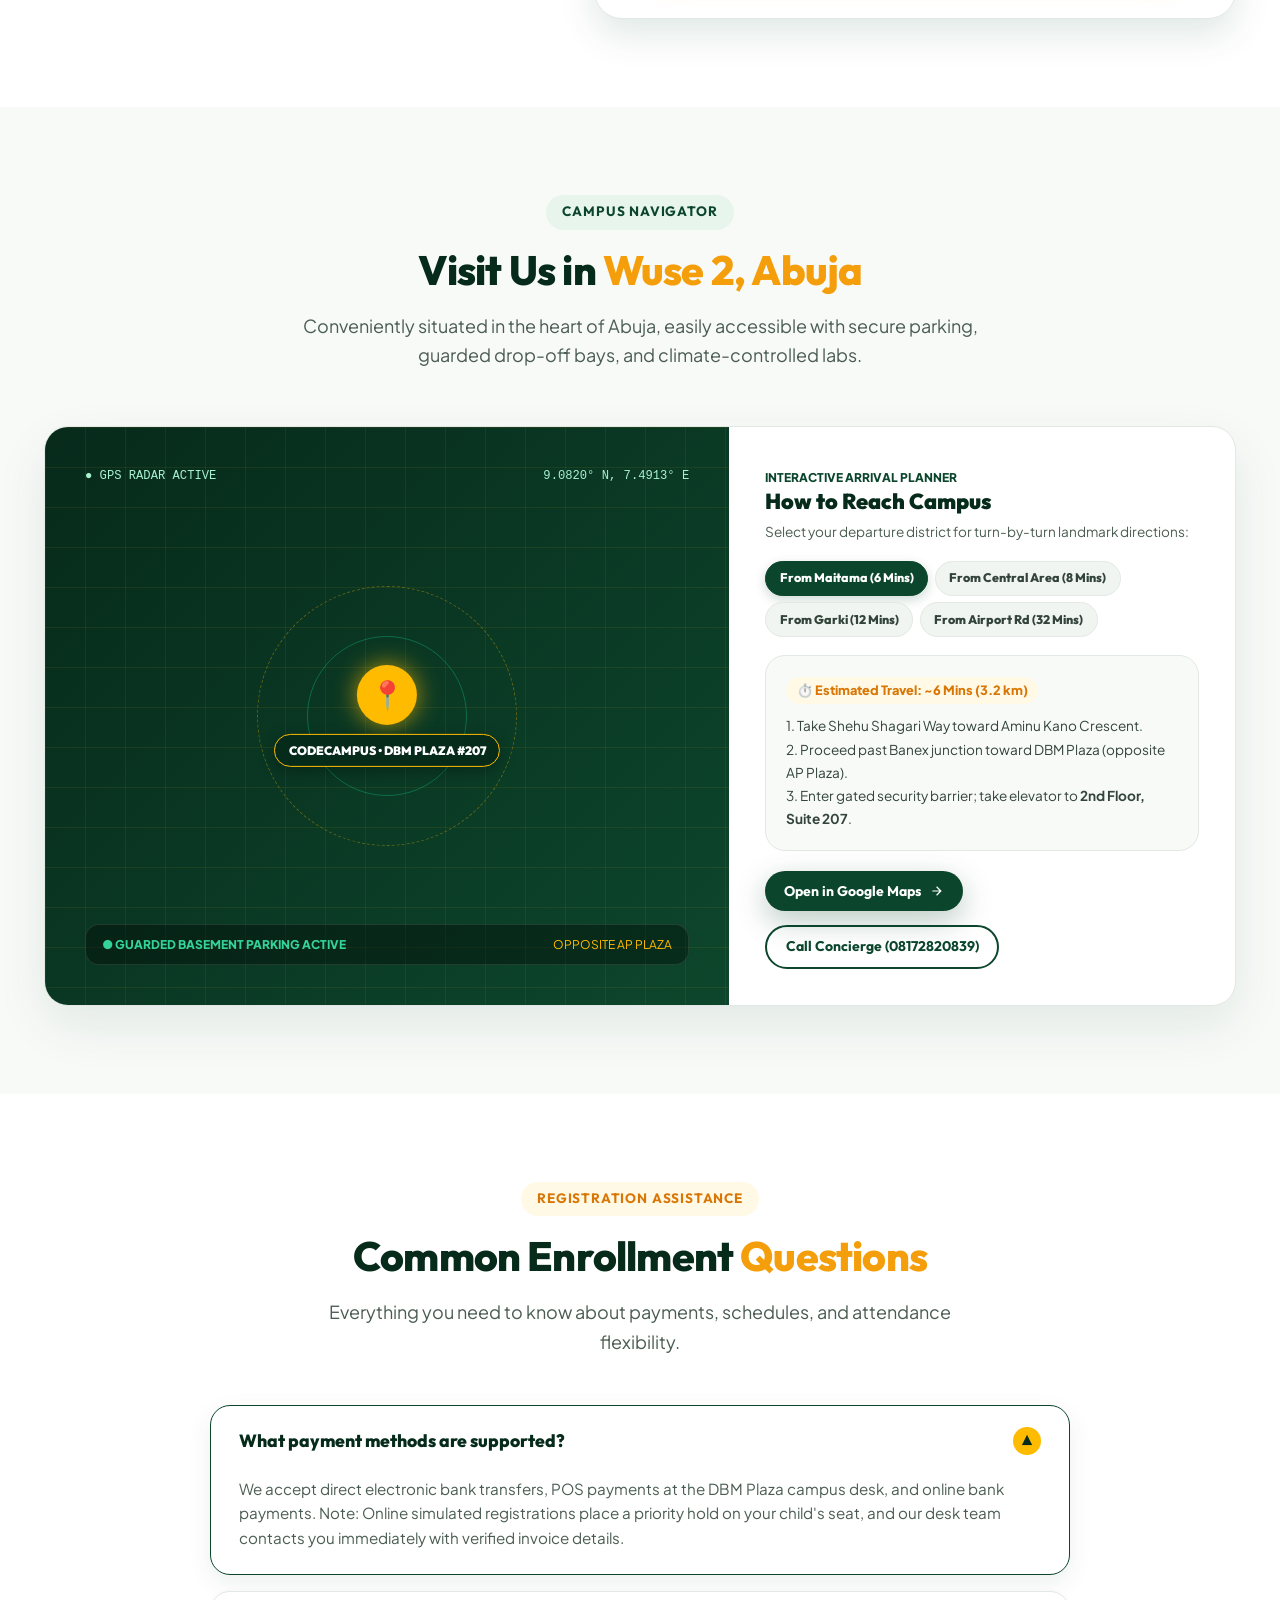
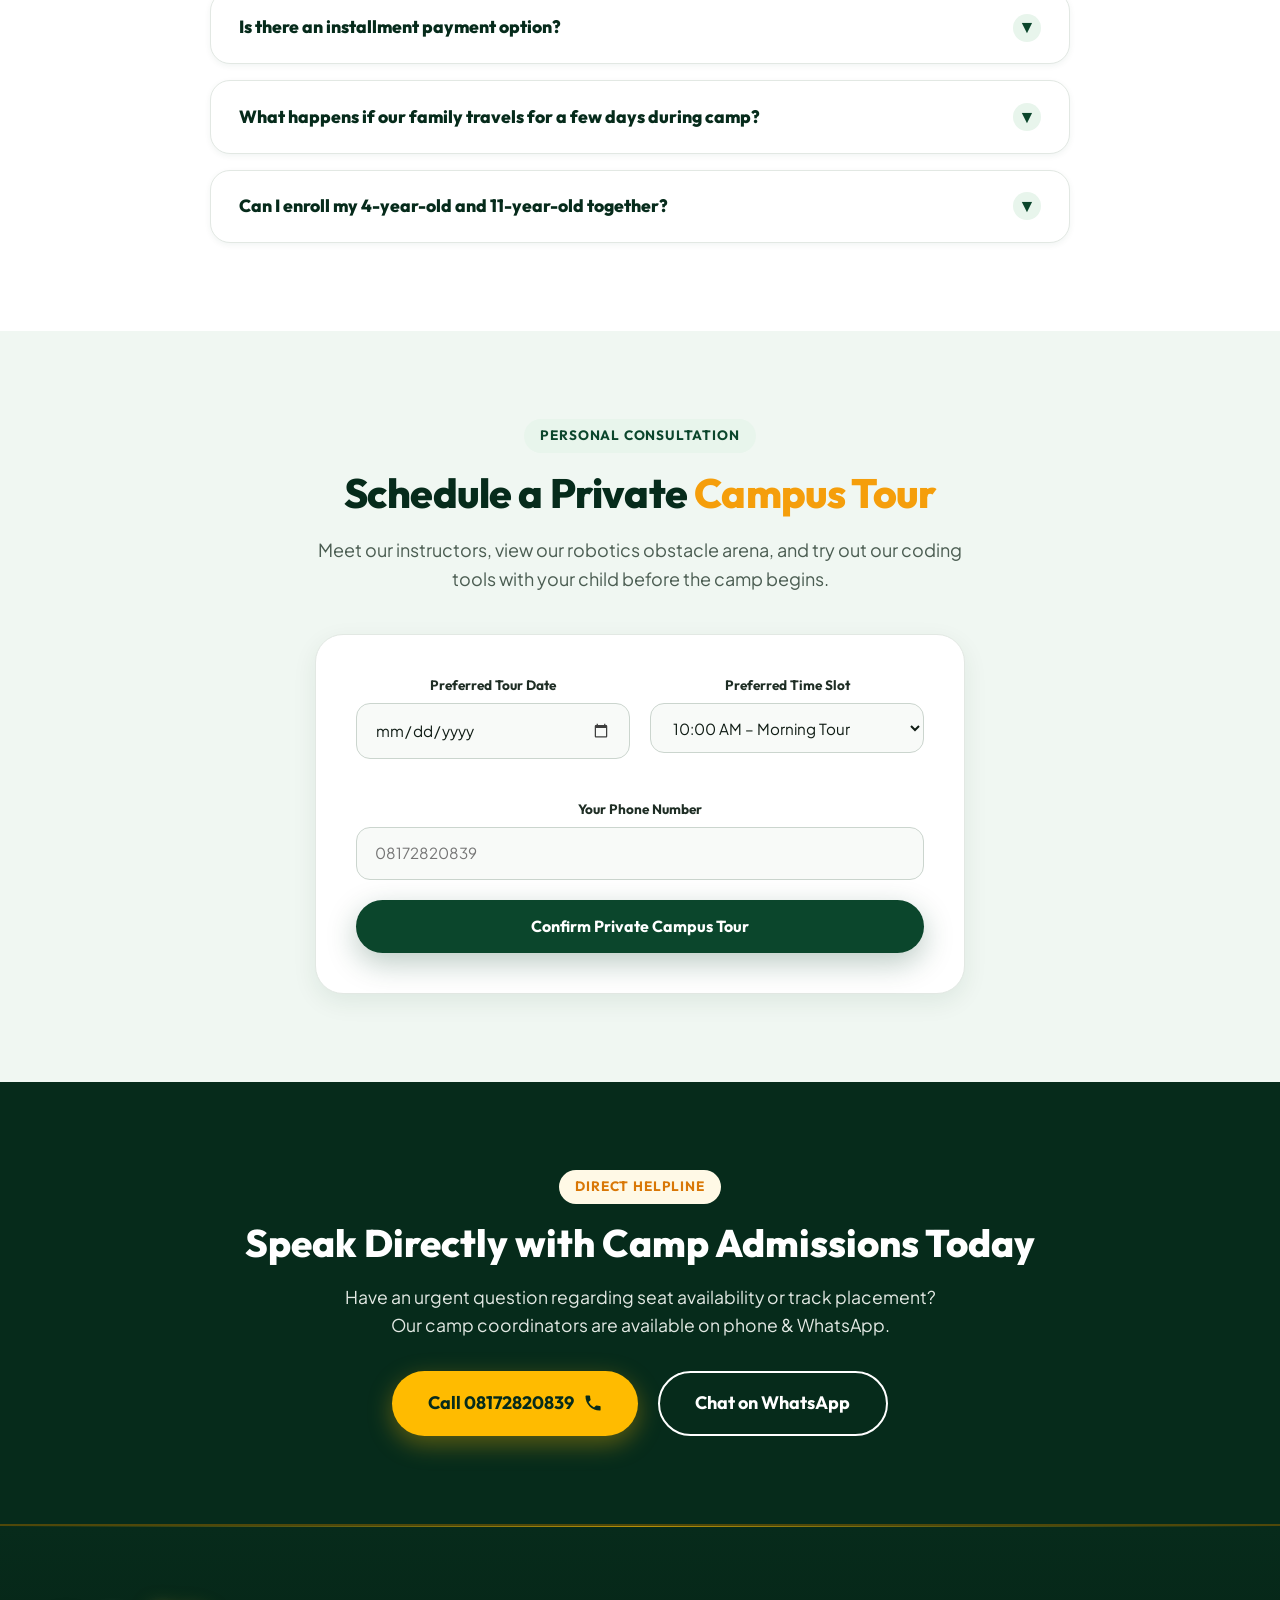
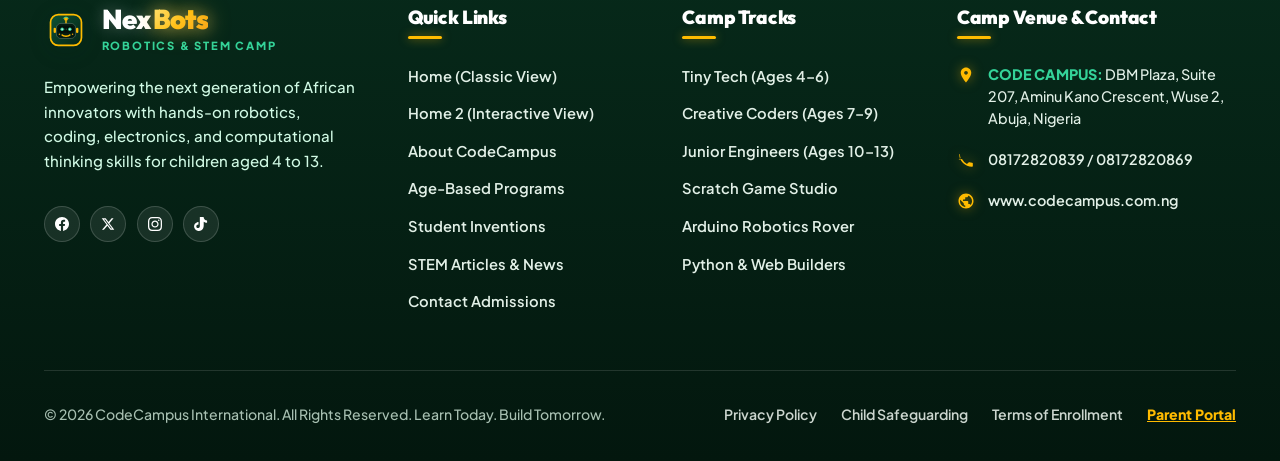
<file: contact.html>
<!DOCTYPE html>
<html lang="en">
<head>
  <meta charset="UTF-8">
  <meta name="viewport" content="width=device-width, initial-scale=1.0">
  <title>Contact Us & Registration | Kids Robotics Summer Camp 2026</title>
  <meta name="description" content="Contact CodeCampus Abuja admissions. Register for Summer Camp 2026, schedule a campus tour, or enquire about robotics and coding courses.">
  <link rel="icon" type="image/svg+xml" href="assets/images/favicon.svg">
  <link rel="stylesheet" href="assets/css/style.css">
  <script>
    (function(){
      const t = localStorage.getItem('codecampus_theme');
      if (t === 'dark') document.documentElement.setAttribute('data-theme', 'dark');
      const d = localStorage.getItem('codecampus_dir');
      if (d === 'rtl') document.documentElement.setAttribute('dir', 'rtl');
    })();
  </script>
</head>
<body>

  <!-- Top Bar -->
  <div class="top-bar">
    <div class="container">
      <div class="top-bar-contact">
        <a href="tel:08172820839" class="top-bar-item">
          <svg width="15" height="15" fill="currentColor" viewBox="0 0 24 24"><path d="M6.62 10.79a15.05 15.05 0 006.59 6.59l2.2-2.2a1 1 0 011.02-.24 11.72 11.72 0 003.68.59 1 1 0 011 1V20a1 1 0 01-1 1A17 17 0 013 4a1 1 0 011-1h3.5a1 1 0 011 1 11.72 11.72 0 00.59 3.68 1 1 0 01-.24 1.02l-2.23 2.09z"/></svg>
          <span>08172820839 / 08172820869</span>
        </a>
        <a href="mailto:info@codecampus.com.ng" class="top-bar-item">
          <svg width="15" height="15" fill="currentColor" viewBox="0 0 24 24"><path d="M20 4H4c-1.1 0-1.99.9-1.99 2L2 18c0 1.1.9 2 2 2h16c1.1 0 2-.9 2-2V6c0-1.1-.9-2-2-2zm0 4l-8 5-8-5V6l8 5 8-5v2z"/></svg>
          <span>info@codecampus.com.ng</span>
        </a>
      </div>
      <div class="top-bar-motto">Learn Today. Build Tomorrow.</div>
      <div class="top-bar-social">
        <a href="#" aria-label="Facebook"><svg width="13" height="13" fill="currentColor" viewBox="0 0 24 24"><path d="M24 12.073c0-6.627-5.373-12-12-12s-12 5.373-12 12c0 5.99 4.388 10.954 10.125 11.854v-8.385H7.078v-3.47h3.047V9.43c0-3.007 1.792-4.669 4.533-4.669 1.312 0 2.686.235 2.686.235v2.953H15.83c-1.491 0-1.956.925-1.956 1.874v2.25h3.328l-.532 3.47h-2.796v8.385C19.612 23.027 24 18.062 24 12.073z"/></svg></a>
        <a href="#" aria-label="Twitter"><svg width="13" height="13" fill="currentColor" viewBox="0 0 24 24"><path d="M18.244 2.25h3.308l-7.227 8.26 8.502 11.24H16.17l-5.214-6.817L4.99 21.75H1.68l7.73-8.835L1.254 2.25H8.08l4.713 6.231zm-1.161 17.52h1.833L7.084 4.126H5.117z"/></svg></a>
        <a href="#" aria-label="Instagram"><svg width="13" height="13" fill="currentColor" viewBox="0 0 24 24"><path d="M12 2.163c3.204 0 3.584.012 4.85.07 3.252.148 4.771 1.691 4.919 4.919.058 1.265.069 1.645.069 4.849 0 3.205-.012 3.584-.069 4.849-.149 3.225-1.664 4.771-4.919 4.919-1.266.058-1.644.07-4.85.07-3.204 0-3.584-.012-4.849-.07-3.26-.149-4.771-1.699-4.919-4.92-.058-1.265-.07-1.644-.07-4.849 0-3.204.013-3.583.07-4.849.149-3.227 1.664-4.771 4.919-4.919 1.266-.057 1.645-.069 4.849-.069zm0-2.163c-3.259 0-3.667.014-4.947.072-4.358.2-6.78 2.618-6.98 6.98-.059 1.281-.073 1.689-.073 4.948 0 3.259.014 3.668.072 4.948.2 4.358 2.618 6.78 6.98 6.98 1.281.058 1.689.072 4.948.072 3.259 0 3.668-.014 4.948-.072 4.354-.2 6.782-2.618 6.979-6.98.059-1.28.073-1.689.073-4.948 0-3.259-.014-3.667-.072-4.947-.196-4.354-2.617-6.78-6.979-6.98-1.281-.059-1.69-.073-4.949-.073zm0 5.838c-3.403 0-6.162 2.759-6.162 6.162s2.759 6.163 6.162 6.163 6.162-2.759 6.162-6.163c0-3.403-2.759-6.162-6.162-6.162zm0 10.162c-2.209 0-4-1.79-4-4 0-2.209 1.791-4 4-4s4 1.791 4 4c0 2.21-1.791 4-4 4zm6.406-11.845c-.796 0-1.441.645-1.441 1.44s.645 1.44 1.441 1.44c.795 0 1.439-.645 1.439-1.44s-.644-1.44-1.439-1.44z"/></svg></a>
      </div>
    </div>
  </div>

  <!-- Header -->
  <header class="site-header">
    <div class="container header-container">
      <a href="index.html" class="brand-logo" aria-label="NexBots Home">
        <div class="brand-logo-mark">
          <svg width="34" height="34" viewBox="0 0 44 44" fill="none" xmlns="http://www.w3.org/2000/svg">
            <rect width="44" height="44" rx="12" fill="#062b1b"/>
            <rect x="2" y="2" width="40" height="40" rx="10" fill="url(#nexBadgeGradHdrCnt)" stroke="#ffbb00" stroke-width="2.2"/>
            <circle cx="22" cy="7.5" r="2.5" fill="#ffbb00"/>
            <path d="M22 10V13" stroke="#ffbb00" stroke-width="1.8" stroke-linecap="round"/>
            <path d="M18.5 7C18.5 7 19.5 5.5 22 5.5C24.5 5.5 25.5 7 25.5 7" stroke="#34d399" stroke-width="1.2" stroke-linecap="round"/>
            <rect x="6" y="19" width="3" height="7" rx="1.5" fill="#ffbb00"/>
            <rect x="35" y="19" width="3" height="7" rx="1.5" fill="#ffbb00"/>
            <rect x="9.5" y="13.5" width="25" height="19.5" rx="6" fill="#041c11" stroke="rgba(255,255,255,0.22)" stroke-width="1.2"/>
            <rect x="12" y="16.5" width="20" height="9" rx="4.5" fill="#020f09"/>
            <circle cx="17" cy="21" r="2.2" fill="#34d399"/>
            <circle cx="17" cy="21" r="0.9" fill="#ffffff"/>
            <circle cx="27" cy="21" r="2.2" fill="#34d399"/>
            <circle cx="27" cy="21" r="0.9" fill="#ffffff"/>
            <path d="M20 21H24" stroke="rgba(52, 211, 153, 0.6)" stroke-width="1.2" stroke-dasharray="1 1"/>
            <path d="M17 28.5C18.5 30.5 25.5 30.5 27 28.5" stroke="#ffbb00" stroke-width="2" stroke-linecap="round"/>
            <circle cx="13.5" cy="27.5" r="1" fill="#f59e0b"/>
            <circle cx="30.5" cy="27.5" r="1" fill="#f59e0b"/>
            <defs>
              <linearGradient id="nexBadgeGradHdrCnt" x1="2" y1="2" x2="42" y2="42" gradientUnits="userSpaceOnUse">
                <stop offset="0%" stop-color="#0e5335"/>
                <stop offset="100%" stop-color="#052416"/>
              </linearGradient>
            </defs>
          </svg>
        </div>
        <div class="brand-logo-text">
          <span class="title">Nex<span class="highlight-bots">Bots</span></span>
          <span class="subtext">Robotics &amp; STEM Camp</span>
        </div>
      </a>

      <nav class="main-nav">
        <ul class="nav-links">
          <li><a href="index.html" class="nav-link">Home</a></li>
          <li><a href="home-2.html" class="nav-link">Home 2</a></li>
          <li><a href="about.html" class="nav-link">About Us</a></li>
          <li><a href="programs.html" class="nav-link">Programs</a></li>
          <li><a href="projects.html" class="nav-link">Student Projects</a></li>
          <li><a href="blog.html" class="nav-link">Blog</a></li>
          <li><a href="user-dashboard.html" class="nav-link">Dashboard</a></li>
          <li><a href="contact.html" class="nav-link active">Contact Us</a></li>
        </ul>
      </nav>

      <div class="header-actions">
        <!-- RTL & Theme Toggle Controls -->
        <div class="header-utils">
          <button type="button" class="header-util-btn rtl-toggle-btn" title="Toggle RTL / LTR text direction" aria-label="Toggle text direction">
            <span class="rtl-label">RTL</span>
          </button>
          <button type="button" class="header-util-btn theme-toggle-btn" title="Toggle Dark / Light mode" aria-label="Toggle theme">
            <span class="theme-icon-moon">🌙</span>
            <span class="theme-icon-sun" style="display:none;">☀️</span>
          </button>
        </div>

        <!-- Header Primary CTA Button -->
        <a href="contact.html" class="btn-header-cta open-portal-btn" data-auth-mode="register" id="headerCtaBtn" title="Register for Kids Summer Camp 2026">
          <span>Register Today</span>
          <svg width="14" height="14" viewBox="0 0 24 24" fill="currentColor">
            <path d="M12 4l-1.41 1.41L16.17 11H4v2h12.17l-5.58 5.59L12 20l8-8z"/>
          </svg>
        </a>

        <button type="button" class="nav-toggle-btn" id="mobileNavToggle" aria-label="Open menu" title="Open navigation menu">
          <svg width="22" height="22" viewBox="0 0 24 24" fill="none" stroke="currentColor" stroke-width="2.3" stroke-linecap="round">
            <line x1="4" y1="6" x2="20" y2="6"></line>
            <line x1="4" y1="12" x2="20" y2="12"></line>
            <line x1="4" y1="18" x2="20" y2="18"></line>
          </svg>
        </button>
      </div>
    </div>
  </header>

  <!-- Mobile Drawer -->
  <div class="mobile-nav-backdrop" id="mobileNavBackdrop"></div>
  <aside class="mobile-nav-drawer" id="mobileNavDrawer" aria-label="Mobile Navigation Menu">
    <div class="mobile-drawer-top">
      <a href="index.html" class="brand-logo" aria-label="NexBots Home">
        <div class="brand-logo-mark">
          <svg width="32" height="32" viewBox="0 0 44 44" fill="none" xmlns="http://www.w3.org/2000/svg">
            <rect width="44" height="44" rx="12" fill="#062b1b" />
            <rect x="2" y="2" width="40" height="40" rx="10" fill="url(#nexBadgeGradMobCnt)" stroke="#ffbb00" stroke-width="2.2" />
            <circle cx="22" cy="7.5" r="2.5" fill="#ffbb00" />
            <path d="M22 10V13" stroke="#ffbb00" stroke-width="1.8" stroke-linecap="round" />
            <circle cx="17" cy="21" r="2.2" fill="#34d399" />
            <circle cx="27" cy="21" r="2.2" fill="#34d399" />
            <path d="M17 28.5C18.5 30.5 25.5 30.5 27 28.5" stroke="#ffbb00" stroke-width="2" stroke-linecap="round" />
            <defs>
              <linearGradient id="nexBadgeGradMobCnt" x1="2" y1="2" x2="42" y2="42" gradientUnits="userSpaceOnUse">
                <stop offset="0%" stop-color="#0e5335" />
                <stop offset="100%" stop-color="#052416" />
              </linearGradient>
            </defs>
          </svg>
        </div>
        <div class="brand-logo-text">
          <span class="title" style="font-size: 1.35rem;">Nex<span class="highlight-bots">Bots</span></span>
          <span class="subtext">Robotics &amp; STEM Camp</span>
        </div>
      </a>
      <button type="button" class="mobile-drawer-close" id="mobileNavClose" aria-label="Close menu">&times;</button>
    </div>

    <!-- Navigation Links -->
    <nav class="mobile-nav-links">
      <a href="index.html" class="mobile-nav-link">Home</a>
      <a href="home-2.html" class="mobile-nav-link">Home 2 (Alt View)</a>
      <a href="about.html" class="mobile-nav-link">About Us</a>
      <a href="programs.html" class="mobile-nav-link">Camp Programs</a>
      <a href="projects.html" class="mobile-nav-link">Student Projects</a>
      <a href="blog.html" class="mobile-nav-link">Blog &amp; News</a>
      <a href="user-dashboard.html" class="mobile-nav-link">Dashboard</a>
      <a href="contact.html" class="mobile-nav-link active">Contact Us</a>
    </nav>

    <!-- Mobile Registration CTA -->
    <div class="mobile-drawer-cta-wrap">
      <a href="contact.html" class="btn btn-primary mobile-drawer-cta" style="width: 100%; display: flex; align-items: center; justify-content: center; gap: 0.5rem; padding: 0.85rem 1rem;">
        <span>Register Camp 2026 (₦120k)</span>
        <svg width="14" height="14" viewBox="0 0 24 24" fill="currentColor"><path d="M12 4l-1.41 1.41L16.17 11H4v2h12.17l-5.58 5.59L12 20l8-8z"/></svg>
      </a>
    </div>
  </aside>

  <!-- ==========================================================================
       SECTION 1: CONTACT HERO
       ========================================================================== -->
  <!-- ==========================================================================
       SECTION 1: UNIFIED CONTACT HERO & ADMISSIONS CONSOLE
       ========================================================================== -->
  <section class="subpage-hero-unified">
    <div class="subpage-ambient-orb orb-amber"></div>
    <div class="subpage-ambient-orb orb-emerald"></div>

    <div class="container">
      <div class="subpage-hero-grid">
        <div>
          <!-- Live Breadcrumb Badge -->
          <div class="subpage-breadcrumb">
            <span class="subpage-breadcrumb-dot"></span>
            <a href="index.html">Home</a>
            <span>/</span>
            <span>Camp Admissions</span>
          </div>

          <h1 class="subpage-hero-title">
            Camp Admissions &amp; <span class="gold">Enrollment</span> <span class="script">Portal</span>
          </h1>

          <p class="subpage-hero-subtitle">
            We’re excited to welcome your young innovator to CodeCampus International! Have questions or ready to secure a seat? Our admissions team at DBM Plaza Wuse 2 is ready to assist.
          </p>

          <div style="display: flex; gap: 1rem; flex-wrap: wrap;">
            <a href="#campRegistrationForm" class="btn btn-primary btn-lg">Complete Registration</a>
            <a href="tel:08172820839" class="btn btn-outline-white btn-lg">Call Desk (08172820839)</a>
          </div>
        </div>

        <!-- Unique Right Admissions Console -->
        <div>
          <div class="subpage-contact-console">
            <div class="subpage-contact-status-row">
              <span class="live-indicator-dot"></span>
              <span>ADMISSIONS DESK LIVE • WUSE 2 ABUJA</span>
            </div>

            <div class="subpage-console-spec-item">
              <span style="font-size: 1.2rem;">📍</span>
              <div>
                <strong>Campus Venue:</strong>
                <div style="font-size: 0.76rem; color: var(--color-gray-300);">DBM Plaza, Suite 207, Aminu Kano Crescent</div>
              </div>
            </div>

            <div class="subpage-console-spec-item">
              <span style="font-size: 1.2rem;">🕒</span>
              <div>
                <strong>Desk Hours:</strong>
                <div style="font-size: 0.76rem; color: var(--color-gray-300);">Mon – Fri: 8:00 AM – 5:00 PM (Sat: Tours)</div>
              </div>
            </div>

            <div class="subpage-console-spec-item">
              <span style="font-size: 1.2rem;">⚡</span>
              <div>
                <strong>August 2026 Status:</strong>
                <div style="font-size: 0.76rem; color: var(--color-yellow-bright);">Limited Cohort Slots (1:6 Ratio Guarded)</div>
              </div>
            </div>
          </div>
        </div>
      </div>
    </div>
  </section>

  <!-- ==========================================================================
       SECTION 2 & 3: VENUE INFORMATION CARDS & INTERACTIVE REGISTRATION FORM
       ========================================================================== -->
  <section class="section-spacing" style="background: var(--color-white); padding-top: 1rem;">
    <div class="container">
      <div class="contact-layout-grid">
        <!-- Left: Contact Details & Venue Cards -->
        <div class="contact-info-cards">
          <div class="contact-card">
            <div class="contact-card-icon">📍</div>
            <div>
              <h3 class="contact-card-title">Camp Venue</h3>
              <p class="contact-card-text">
                <strong>CODE CAMPUS INTERNATIONAL</strong><br>
                DBM Plaza, Suite 207,<br>
                Aminu Kano Crescent, Wuse 2, Abuja, Nigeria
              </p>
            </div>
          </div>

          <div class="contact-card">
            <div class="contact-card-icon">📞</div>
            <div>
              <h3 class="contact-card-title">Telephone & WhatsApp</h3>
              <p class="contact-card-text">
                <a href="tel:08172820839">08172820839</a><br>
                <a href="tel:08172820869">08172820869</a><br>
                <span style="font-size: 0.8rem; color: var(--color-gray-500);">Direct line for calls and WhatsApp inquiries</span>
              </p>
            </div>
          </div>

          <div class="contact-card">
            <div class="contact-card-icon">✉️</div>
            <div>
              <h3 class="contact-card-title">Admissions Email</h3>
              <p class="contact-card-text">
                <a href="mailto:info@codecampus.com.ng">info@codecampus.com.ng</a><br>
                <a href="mailto:admissions@codecampus.com.ng">admissions@codecampus.com.ng</a>
              </p>
            </div>
          </div>

          <div class="contact-card">
            <div class="contact-card-icon">🕒</div>
            <div>
              <h3 class="contact-card-title">Camp Operating Hours</h3>
              <p class="contact-card-text">
                <strong>Camp Sessions:</strong> Monday – Friday: 9:00 AM – 12:00 PM<br>
                <strong>Admissions Desk:</strong> Monday – Friday: 8:00 AM – 5:00 PM<br>
                <strong>Saturday Tours:</strong> 9:00 AM – 2:00 PM
              </p>
            </div>
          </div>
        </div>

        <!-- Right: Camp Registration & Enquiry Form with Client Validation -->
        <div class="contact-form-box">
          <div style="margin-bottom: 2rem;">
            <span class="section-tag" style="margin-bottom: 0.5rem;">Online Enrollment</span>
            <h2 style="font-size: 1.8rem; color: var(--color-green-darkest);">Camp Registration & Enquiry</h2>
            <p style="font-size: 0.9rem; color: var(--color-gray-600);">Complete the form below to register your child or request a camp callback.</p>
          </div>

          <form class="validate-form" id="campRegistrationForm">
            <div class="form-group-row">
              <div class="form-group">
                <label class="form-label" for="parentName">Parent / Guardian Full Name <span class="req">*</span></label>
                <input type="text" id="parentName" class="form-control" placeholder="e.g. Dr. Ngozi Adeyemi" required>
                <div class="form-error-feedback">Please provide parent name.</div>
              </div>

              <div class="form-group">
                <label class="form-label" for="parentEmail">Parent Email Address <span class="req">*</span></label>
                <input type="email" id="parentEmail" class="form-control" placeholder="parent@example.com" required>
                <div class="form-error-feedback">Please enter a valid email address.</div>
              </div>
            </div>

            <div class="form-group-row">
              <div class="form-group">
                <label class="form-label" for="parentPhone">Parent Phone Number <span class="req">*</span></label>
                <input type="tel" id="parentPhone" class="form-control" placeholder="e.g. 08172820839" required>
                <div class="form-error-feedback">Please enter an 11-digit mobile number.</div>
              </div>

              <div class="form-group">
                <label class="form-label" for="childName">Child's Full Name <span class="req">*</span></label>
                <input type="text" id="childName" class="form-control" placeholder="e.g. Liam Adeyemi" required>
                <div class="form-error-feedback">Please enter your child's name.</div>
              </div>
            </div>

            <div class="form-group-row">
              <div class="form-group">
                <label class="form-label" for="childAge">Child's Age (Years) <span class="req">*</span></label>
                <select id="childAge" class="form-control" required>
                  <option value="">-- Select Child's Age --</option>
                  <option value="4">4 Years Old</option>
                  <option value="5">5 Years Old</option>
                  <option value="6">6 Years Old</option>
                  <option value="7">7 Years Old</option>
                  <option value="8">8 Years Old</option>
                  <option value="9">9 Years Old</option>
                  <option value="10">10 Years Old</option>
                  <option value="11">11 Years Old</option>
                  <option value="12">12 Years Old</option>
                  <option value="13">13 Years Old</option>
                </select>
                <div class="form-error-feedback">Please select your child's age.</div>
              </div>

              <div class="form-group">
                <label class="form-label" for="campProgram">Select Desired Program <span class="req">*</span></label>
                <select id="campProgram" class="form-control" required>
                  <option value="">-- Choose Track --</option>
                  <option value="tiny">Tiny Tech Explorers (Ages 4–6)</option>
                  <option value="makers" selected>Creative Coders & Scratch (Ages 7–9)</option>
                  <option value="engineers">Junior Software & Robotics (Ages 10–13)</option>
                </select>
                <div class="form-error-feedback">Please choose a program track.</div>
              </div>
            </div>

            <div class="form-group">
              <label class="form-label" for="campSession">Camp Package Choice <span class="req">*</span></label>
              <select id="campSession" class="form-control" required>
                <option value="full" selected>4-Week Full Summer Camp (₦120,000 - Kit Included)</option>
                <option value="two-week">2-Week Explorer Camp (₦70,000)</option>
                <option value="sibling">Sibling Bundle (15% Off Total)</option>
              </select>
            </div>

            <div class="form-group">
              <label class="form-label" for="comments">Additional Information / Dietary / Special Notes</label>
              <textarea id="comments" class="form-control" placeholder="Tell us about your child's interests or prior exposure to computers..."></textarea>
            </div>

            <button type="submit" class="btn btn-primary btn-lg" style="width: 100%; margin-top: 0.5rem;">
              <span>Submit Registration (₦120,000)</span>
              <svg width="20" height="20" fill="currentColor" viewBox="0 0 24 24"><path d="M12 4l-1.41 1.41L16.17 11H4v2h12.17l-5.58 5.59L12 20l8-8z"/></svg>
            </button>
          </form>
        </div>
      </div>
    </div>
  </section>

  <!-- ==========================================================================
       SECTION 4: INTERACTIVE ABUJA RADAR CAMPUS NAVIGATOR & ARRIVAL GUIDE
       ========================================================================== -->
  <section class="section-spacing" style="background: var(--color-gray-50);">
    <div class="container">
      <div class="text-center">
        <span class="section-tag">Campus Navigator</span>
        <h2 class="section-title">Visit Us in <span class="highlight">Wuse 2, Abuja</span></h2>
        <p class="section-subtitle">Conveniently situated in the heart of Abuja, easily accessible with secure parking, guarded drop-off bays, and climate-controlled labs.</p>
      </div>

      <div class="campus-navigator-stage">
        <!-- Left: Interactive Radar Viewport with Target Pings -->
        <div class="radar-map-viewport">
          <div class="radar-sweep-grid"></div>
          <div class="radar-target-rings"></div>

          <!-- Top HUD Data -->
          <div class="radar-top-hud">
            <span>● GPS RADAR ACTIVE</span>
            <span>9.0820° N, 7.4913° E</span>
          </div>

          <!-- Center Animated Beacon -->
          <div class="radar-beacon-center">
            <div class="radar-beacon-disc">📍</div>
            <div class="radar-beacon-label">CODECAMPUS • DBM PLAZA #207</div>
          </div>

          <!-- Bottom HUD Data -->
          <div class="radar-bottom-hud">
            <span style="color: #34d399; font-weight: 800;">● GUARDED BASEMENT PARKING ACTIVE</span>
            <span style="color: var(--color-yellow-bright);">OPPOSITE AP PLAZA</span>
          </div>
        </div>

        <!-- Right: Interactive Route Arrival Planner -->
        <div class="route-planner-panel">
          <div>
            <span style="font-size: 0.75rem; font-weight: 800; color: var(--color-green-primary); text-transform: uppercase;">INTERACTIVE ARRIVAL PLANNER</span>
            <h3>How to Reach Campus</h3>
            <p style="font-size: 0.85rem; color: var(--color-gray-600); margin-bottom: 0.5rem;">
              Select your departure district for turn-by-turn landmark directions:
            </p>

            <div class="route-origin-pills" id="routeOriginPills">
              <button type="button" class="route-origin-btn active" data-route="maitama">From Maitama (6 Mins)</button>
              <button type="button" class="route-origin-btn" data-route="central">From Central Area (8 Mins)</button>
              <button type="button" class="route-origin-btn" data-route="garki">From Garki (12 Mins)</button>
              <button type="button" class="route-origin-btn" data-route="airport">From Airport Rd (32 Mins)</button>
            </div>

            <div class="route-details-card">
              <div class="route-eta-chip" id="routeEtaChip">
                <span>⏱️ Estimated Travel: ~6 Mins (3.2 km)</span>
              </div>
              <div class="route-step-list" id="routeStepList">
                <p>1. Take Shehu Shagari Way toward Aminu Kano Crescent.</p>
                <p>2. Proceed past Banex junction toward DBM Plaza (opposite AP Plaza).</p>
                <p>3. Enter gated security barrier; take elevator to <strong>2nd Floor, Suite 207</strong>.</p>
              </div>
            </div>
          </div>

          <div class="route-actions-row">
            <a href="https://maps.google.com/?q=DBM+Plaza+Aminu+Kano+Crescent+Wuse+2+Abuja" target="_blank" rel="noopener" class="btn btn-green btn-sm">
              <span>Open in Google Maps</span>
              <svg width="14" height="14" fill="currentColor" viewBox="0 0 24 24"><path d="M12 4l-1.41 1.41L16.17 11H4v2h12.17l-5.58 5.59L12 20l8-8z"/></svg>
            </a>
            <a href="tel:08172820839" class="btn btn-outline-green btn-sm">Call Concierge (08172820839)</a>
          </div>
        </div>
      </div>
    </div>
  </section>

  <!-- ==========================================================================
       SECTION 5: ADMISSIONS FAQ ACCORDION
       ========================================================================== -->
  <section class="section-spacing" style="background: var(--color-white);">
    <div class="container">
      <div class="text-center">
        <span class="section-tag yellow">Registration Assistance</span>
        <h2 class="section-title">Common Enrollment <span class="highlight">Questions</span></h2>
        <p class="section-subtitle">Everything you need to know about payments, schedules, and attendance flexibility.</p>
      </div>

      <div class="faq-accordion-list">
        <div class="faq-item active">
          <button type="button" class="faq-question-btn">
            <span>What payment methods are supported?</span>
            <div class="faq-chevron">&#9660;</div>
          </button>
          <div class="faq-answer">
            We accept direct electronic bank transfers, POS payments at the DBM Plaza campus desk, and online bank payments. Note: Online simulated registrations place a priority hold on your child's seat, and our desk team contacts you immediately with verified invoice details.
          </div>
        </div>

        <div class="faq-item">
          <button type="button" class="faq-question-btn">
            <span>Is there an installment payment option?</span>
            <div class="faq-chevron">&#9660;</div>
          </button>
          <div class="faq-answer">
            Yes! Parents can pay in two flexible installments: 60% upon registration to secure the seat and order the personalized hardware kit, and the remaining 40% before the start of Week 2.
          </div>
        </div>

        <div class="faq-item">
          <button type="button" class="faq-question-btn">
            <span>What happens if our family travels for a few days during camp?</span>
            <div class="faq-chevron">&#9660;</div>
          </button>
          <div class="faq-answer">
            We provide makeup weekend catch-up sessions or 1-on-1 mentor guidance during morning standups. Furthermore, all lesson project files and instructions are synced to your child's Parent Portal profile.
          </div>
        </div>

        <div class="faq-item">
          <button type="button" class="faq-question-btn">
            <span>Can I enroll my 4-year-old and 11-year-old together?</span>
            <div class="faq-chevron">&#9660;</div>
          </button>
          <div class="faq-answer">
            Yes! Both tracks run simultaneously from 9:00 AM to 12:00 PM daily in adjacent, specialized lab rooms. You drop off both children together and pick them up simultaneously, plus receive our 15% Sibling Discount!
          </div>
        </div>
      </div>
    </div>
  </section>

  <!-- ==========================================================================
       SECTION 6: SCHEDULE A PRIVATE IN-PERSON CAMPUS TOUR
       ========================================================================== -->
  <section class="section-spacing" style="background: var(--color-green-tint);">
    <div class="container text-center">
      <span class="section-tag">Personal Consultation</span>
      <h2 class="section-title">Schedule a Private <span class="highlight">Campus Tour</span></h2>
      <p class="section-subtitle" style="margin-bottom: 2.5rem;">
        Meet our instructors, view our robotics obstacle arena, and try out our coding tools with your child before the camp begins.
      </p>

      <div style="background: var(--color-white); max-width: 650px; margin: 0 auto; padding: 2.5rem; border-radius: var(--radius-xl); box-shadow: var(--shadow-md); border: 1px solid var(--color-gray-200);">
        <form class="validate-form" onsubmit="event.preventDefault(); showToast('Campus tour scheduled! We will send a confirmation SMS shortly.', 'success'); this.reset();">
          <div class="form-group-row">
            <div class="form-group">
              <label class="form-label">Preferred Tour Date</label>
              <input type="date" class="form-control" required>
            </div>
            <div class="form-group">
              <label class="form-label">Preferred Time Slot</label>
              <select class="form-control" required>
                <option value="10am">10:00 AM – Morning Tour</option>
                <option value="12pm">12:00 PM – Midday Tour</option>
                <option value="2pm">02:00 PM – Afternoon Tour</option>
              </select>
            </div>
          </div>
          <div class="form-group">
            <label class="form-label">Your Phone Number</label>
            <input type="tel" class="form-control" placeholder="08172820839" required>
          </div>
          <button type="submit" class="btn btn-green" style="width: 100%;">Confirm Private Campus Tour</button>
        </form>
      </div>
    </div>
  </section>

  <!-- ==========================================================================
       SECTION 7: EMERGENCY HELPLINE & WHATSAPP BANNER
       ========================================================================== -->
  <section class="section-spacing" style="background: var(--color-green-darkest); color: var(--color-white);">
    <div class="container text-center">
      <span class="section-tag yellow" style="margin-bottom: 1rem;">Direct Helpline</span>
      <h2 style="font-size: 2.4rem; color: var(--color-white); margin-bottom: 1rem;">Speak Directly with Camp Admissions Today</h2>
      <p style="color: var(--color-gray-200); font-size: 1.1rem; max-width: 600px; margin: 0 auto 2rem; line-height: 1.6;">
        Have an urgent question regarding seat availability or track placement? Our camp coordinators are available on phone & WhatsApp.
      </p>
      <div style="display: flex; justify-content: center; gap: 1.25rem; flex-wrap: wrap;">
        <a href="tel:08172820839" class="btn btn-primary btn-lg">
          <span>Call 08172820839</span>
          <svg width="20" height="20" fill="currentColor" viewBox="0 0 24 24"><path d="M6.62 10.79a15.05 15.05 0 006.59 6.59l2.2-2.2a1 1 0 011.02-.24 11.72 11.72 0 003.68.59 1 1 0 011 1V20a1 1 0 01-1 1A17 17 0 013 4a1 1 0 011-1h3.5a1 1 0 011 1 11.72 11.72 0 00.59 3.68 1 1 0 01-.24 1.02l-2.23 2.09z"/></svg>
        </a>
        <a href="https://wa.me/2348172820839" target="_blank" rel="noopener" class="btn btn-outline-white btn-lg">
          <span>Chat on WhatsApp</span>
        </a>
      </div>
    </div>
  </section>

  <!-- Shared Footer -->
  <footer class="site-footer">
    <div class="container">
      <div class="footer-top-grid">
        <!-- Brand & Mission Column -->
        <div class="footer-brand-col">
          <a href="index.html" class="footer-logo" aria-label="NexBots Home">
            <div class="brand-logo-mark">
              <svg width="34" height="34" viewBox="0 0 44 44" fill="none" xmlns="http://www.w3.org/2000/svg">
                <rect width="44" height="44" rx="12" fill="#062b1b" />
                <rect x="2" y="2" width="40" height="40" rx="10" fill="url(#nexBadgeGradFtrShared)" stroke="#ffbb00" stroke-width="2.2" />
                <circle cx="22" cy="7.5" r="2.5" fill="#ffbb00" />
                <path d="M22 10V13" stroke="#ffbb00" stroke-width="1.8" stroke-linecap="round" />
                <path d="M18.5 7C18.5 7 19.5 5.5 22 5.5C24.5 5.5 25.5 7 25.5 7" stroke="#34d399" stroke-width="1.2" stroke-linecap="round" />
                <rect x="6" y="19" width="3" height="7" rx="1.5" fill="#ffbb00" />
                <rect x="35" y="19" width="3" height="7" rx="1.5" fill="#ffbb00" />
                <rect x="9.5" y="13.5" width="25" height="19.5" rx="6" fill="#041c11" stroke="rgba(255,255,255,0.22)" stroke-width="1.2" />
                <rect x="12" y="16.5" width="20" height="9" rx="4.5" fill="#020f09" />
                <circle cx="17" cy="21" r="2.2" fill="#34d399" />
                <circle cx="17" cy="21" r="0.9" fill="#ffffff" />
                <circle cx="27" cy="21" r="2.2" fill="#34d399" />
                <circle cx="27" cy="21" r="0.9" fill="#ffffff" />
                <path d="M20 21H24" stroke="rgba(52, 211, 153, 0.6)" stroke-width="1.2" stroke-dasharray="1 1" />
                <path d="M17 28.5C18.5 30.5 25.5 30.5 27 28.5" stroke="#ffbb00" stroke-width="2" stroke-linecap="round" />
                <circle cx="13.5" cy="27.5" r="1" fill="#f59e0b" />
                <circle cx="30.5" cy="27.5" r="1" fill="#f59e0b" />
                <defs>
                  <linearGradient id="nexBadgeGradFtrShared" x1="2" y1="2" x2="42" y2="42" gradientUnits="userSpaceOnUse">
                    <stop offset="0%" stop-color="#0e5335" />
                    <stop offset="100%" stop-color="#052416" />
                  </linearGradient>
                </defs>
              </svg>
            </div>
            <div class="footer-logo-text">
              <div class="title">Nex<span class="highlight-bots">Bots</span></div>
              <div class="subtext">Robotics &amp; STEM Camp</div>
            </div>
          </a>
          <p class="footer-brand-desc">
            Empowering the next generation of African innovators with hands-on robotics, coding, electronics, and
            computational thinking skills for children aged 4 to 13.
          </p>
          <div class="footer-social-strip">
            <a href="#" aria-label="Facebook"><svg width="14" height="14" fill="currentColor" viewBox="0 0 24 24"><path d="M24 12.073c0-6.627-5.373-12-12-12s-12 5.373-12 12c0 5.99 4.388 10.954 10.125 11.854v-8.385H7.078v-3.47h3.047V9.43c0-3.007 1.792-4.669 4.533-4.669 1.312 0 2.686.235 2.686.235v2.953H15.83c-1.491 0-1.956.925-1.956 1.874v2.25h3.328l-.532 3.47h-2.796v8.385C19.612 23.027 24 18.062 24 12.073z"/></svg></a>
            <a href="#" aria-label="X / Twitter"><svg width="14" height="14" fill="currentColor" viewBox="0 0 24 24"><path d="M18.244 2.25h3.308l-7.227 8.26 8.502 11.24H16.17l-5.214-6.817L4.99 21.75H1.68l7.73-8.835L1.254 2.25H8.08l4.713 6.231zm-1.161 17.52h1.833L7.084 4.126H5.117z"/></svg></a>
            <a href="#" aria-label="Instagram"><svg width="14" height="14" fill="currentColor" viewBox="0 0 24 24"><path d="M12 2.163c3.204 0 3.584.012 4.85.07 3.252.148 4.771 1.691 4.919 4.919.058 1.265.069 1.645.069 4.849 0 3.205-.012 3.584-.069 4.849-.149 3.225-1.664 4.771-4.919 4.919-1.266.058-1.644.07-4.85.07-3.204 0-3.584-.012-4.849-.07-3.26-.149-4.771-1.699-4.919-4.92-.058-1.265-.07-1.644-.07-4.849 0-3.204.013-3.583.07-4.849.149-3.227 1.664-4.771 4.919-4.919 1.266-.057 1.645-.069 4.849-.069zm0-2.163c-3.259 0-3.667.014-4.947.072-4.358.2-6.78 2.618-6.98 6.98-.059 1.281-.073 1.689-.073 4.948 0 3.259.014 3.668.072 4.948.2 4.358 2.618 6.78 6.98 6.98 1.281.058 1.689.072 4.948.072 3.259 0 3.668-.014 4.948-.072 4.354-.2 6.782-2.618 6.979-6.98.059-1.28.073-1.689.073-4.948 0-3.259-.014-3.667-.072-4.947-.196-4.354-2.617-6.78-6.979-6.98-1.281-.059-1.69-.073-4.949-.073zm0 5.838c-3.403 0-6.162 2.759-6.162 6.162s2.759 6.163 6.162 6.163 6.162-2.759 6.162-6.163c0-3.403-2.759-6.162-6.162-6.162zm0 10.162c-2.209 0-4-1.79-4-4 0-2.209 1.791-4 4-4s4 1.791 4 4c0 2.21-1.791 4-4 4zm6.406-11.845c-.796 0-1.441.645-1.441 1.44s.645 1.44 1.441 1.44c.795 0 1.439-.645 1.439-1.44s-.644-1.44-1.439-1.44z"/></svg></a>
            <a href="#" aria-label="TikTok"><svg width="14" height="14" fill="currentColor" viewBox="0 0 24 24"><path d="M12.525.02c1.31-.02 2.61-.01 3.91-.02.08 1.53.63 3.09 1.75 4.17 1.12 1.11 2.7 1.62 4.24 1.79v4.03c-1.44-.05-2.89-.35-4.2-.97-.57-.26-1.1-.59-1.59-1.01V14.5c.01 2.32-.6 4.67-2.06 6.46-1.77 2.19-4.55 3.32-7.35 3.01-3.4-.33-6.28-2.89-6.95-6.25-.79-3.79 1.44-7.66 5.17-8.77.72-.22 1.48-.33 2.24-.34v4.06c-.84.05-1.7.27-2.38.78-.96.72-1.46 1.94-1.28 3.14.18 1.25 1.16 2.27 2.41 2.44 1.34.19 2.74-.53 3.26-1.78.23-.55.33-1.15.32-1.75V.02z"/></svg></a>
          </div>
        </div>

        <!-- Quick Links Column -->
        <div>
          <h4 class="footer-col-title">Quick Links</h4>
          <ul class="footer-links">
            <li><a href="index.html" class="footer-link">Home (Classic View)</a></li>
            <li><a href="home-2.html" class="footer-link">Home 2 (Interactive View)</a></li>
            <li><a href="about.html" class="footer-link">About CodeCampus</a></li>
            <li><a href="programs.html" class="footer-link">Age-Based Programs</a></li>
            <li><a href="projects.html" class="footer-link">Student Inventions</a></li>
            <li><a href="blog.html" class="footer-link">STEM Articles &amp; News</a></li>
            <li><a href="contact.html" class="footer-link">Contact Admissions</a></li>
          </ul>
        </div>

        <!-- Camp Tracks Column -->
        <div>
          <h4 class="footer-col-title">Camp Tracks</h4>
          <ul class="footer-links">
            <li><a href="programs.html#track-tiny" class="footer-link">Tiny Tech (Ages 4–6)</a></li>
            <li><a href="programs.html#track-makers" class="footer-link">Creative Coders (Ages 7–9)</a></li>
            <li><a href="programs.html#track-engineers" class="footer-link">Junior Engineers (Ages 10–13)</a></li>
            <li><a href="programs.html" class="footer-link">Scratch Game Studio</a></li>
            <li><a href="programs.html" class="footer-link">Arduino Robotics Rover</a></li>
            <li><a href="programs.html" class="footer-link">Python &amp; Web Builders</a></li>
          </ul>
        </div>

        <!-- Venue & Contact Column -->
        <div>
          <h4 class="footer-col-title">Camp Venue &amp; Contact</h4>
          <div class="footer-contact-item">
            <svg width="18" height="18" fill="currentColor" viewBox="0 0 24 24">
              <path d="M12 2C8.13 2 5 5.13 5 9c0 5.25 7 13 7 13s7-7.75 7-13c0-3.87-3.13-7-7-7zm0 9.5c-1.38 0-2.5-1.12-2.5-2.5s1.12-2.5 2.5-2.5 2.5 1.12 2.5 2.5-1.12 2.5-2.5 2.5z" />
            </svg>
            <span><strong>CODE CAMPUS:</strong> DBM Plaza, Suite 207, Aminu Kano Crescent, Wuse 2, Abuja, Nigeria</span>
          </div>
          <div class="footer-contact-item">
            <svg width="18" height="18" fill="currentColor" viewBox="0 0 24 24">
              <path d="M6.62 10.79a15.05 15.05 0 006.59 6.59l2.2-2.2a1 1 0 011.02-.24 11.72 11.72 0 003.68.59 1 1 0 011 1V20a1 1 0 01-1 1A17 17 0 013 4a1 1 0 011 1 11.72 11.72 0 00.59 3.68 1 1 0 01-.24 1.02l-2.23 2.09z" />
            </svg>
            <div>
              <a href="tel:08172820839">08172820839</a> / <a href="tel:08172820869">08172820869</a>
            </div>
          </div>
          <div class="footer-contact-item">
            <svg width="18" height="18" fill="currentColor" viewBox="0 0 24 24">
              <path d="M12 2C6.48 2 2 6.48 2 12s4.48 10 10 10 10-4.48 10-10S17.52 2 12 2zm-1 17.93c-3.95-.49-7-3.85-7-7.93 0-.62.08-1.21.21-1.79L9 15v1c0 1.1.9 2 2 2v1.93zm6.9-2.54c-.26-.81-1-1.39-1.9-1.39h-1v-3c0-.55-.45-1-1-1H8v-2h2c.55 0 1-.45 1-1V7h2c1.1 0 2-.9 2-2v-.41c2.93 1.19 5 4.06 5 7.41 0 2.08-.8 3.97-2.1 5.39z" />
            </svg>
            <a href="https://www.codecampus.com.ng" target="_blank" rel="noopener">www.codecampus.com.ng</a>
          </div>
        </div>
      </div>

      <!-- Footer Bottom Bar -->
      <div class="footer-bottom-bar">
        <div>
          © 2026 CodeCampus International. All Rights Reserved. Learn Today. Build Tomorrow.
        </div>
        <div class="footer-bottom-links">
          <a href="#">Privacy Policy</a>
          <a href="#">Child Safeguarding</a>
          <a href="#">Terms of Enrollment</a>
          <button type="button" class="open-portal-btn footer-portal-trigger" title="Open Parent Portal">Parent Portal</button>
        </div>
      </div>
    </div>
  </footer>

  <!-- Parent Portal Modal (Shared) -->
  <div class="portal-modal-overlay" id="parentPortalModal">
    <div class="portal-modal-window">
      <!-- Modal Top Header Bar with Brand, RTL, Theme & Close Controls -->
      <div class="portal-modal-topbar">
        <a href="index.html" class="portal-modal-topbar-left portal-header-brand-link" title="NexBots Home - Return to Main Website">
          <div class="portal-header-brand-mark">
            <svg width="26" height="26" viewBox="0 0 44 44" fill="none" xmlns="http://www.w3.org/2000/svg">
              <rect width="44" height="44" rx="10" fill="#062b1b" />
              <rect x="2" y="2" width="40" height="40" rx="8" fill="#0e5335" stroke="#ffbb00" stroke-width="2.2" />
              <circle cx="22" cy="7.5" r="2.5" fill="#ffbb00" />
              <path d="M22 10V13" stroke="#ffbb00" stroke-width="2" stroke-linecap="round" />
              <circle cx="17" cy="21" r="2.2" fill="#34d399" />
              <circle cx="27" cy="21" r="2.2" fill="#34d399" />
              <path d="M17 28.5C18.5 30.5 25.5 30.5 27 28.5" stroke="#ffbb00" stroke-width="2" stroke-linecap="round" />
            </svg>
          </div>
          <div class="portal-header-titles">
            <span class="portal-header-app-name">Nex<span class="highlight-bots">Bots</span> <span class="portal-header-app-sub">• Parent Portal</span></span>
            <span class="portal-header-tagline">SUMMER CAMP 2026 • RETURN HOME ↗</span>
          </div>
        </a>

        <div class="portal-modal-topbar-right">
          <!-- RTL Toggle Button inside Modal Header -->
          <button type="button" class="portal-top-ctrl-btn rtl-toggle-btn" id="portalRtlToggleBtn" title="Toggle RTL / LTR text direction" aria-label="Toggle text direction">
            <span class="rtl-label">RTL</span>
          </button>
          <!-- Theme Toggle Button inside Modal Header -->
          <button type="button" class="portal-top-ctrl-btn theme-toggle-btn" id="portalThemeToggleBtn" title="Toggle Dark / Light mode" aria-label="Toggle theme">
            <span class="theme-icon-moon">🌙</span>
            <span class="theme-icon-sun" style="display:none;">☀️</span>
          </button>
          <!-- Close Button -->
          <button type="button" class="portal-modal-close-btn" id="portalModalClose" aria-label="Close Portal">&times;</button>
        </div>
      </div>

      <!-- Auth Screens (Login / Register / Reset Password) -->
      <div class="auth-container" id="portalAuthContainer">
        <!-- Brand Left Side -->
        <div class="auth-brand-side">
          <div class="auth-brand-content">
            <div class="auth-brand-badge">
              <span class="auth-badge-dot"></span>
              <span>VERIFIED PARENT ACCESS</span>
            </div>
            <h2 class="auth-brand-heading">Track Your Child’s STEM Journey</h2>
            <p class="auth-brand-sub">
              Access real-time attendance logs, milestone competencies, completed robotics projects, mentor evaluations, and graduation certifications.
            </p>

            <ul class="auth-perks-list">
              <li>
                <span class="perk-icon">✓</span>
                <span>Live Daily Camp Check-in & Lab Updates</span>
              </li>
              <li>
                <span class="perk-icon">✓</span>
                <span>Robotics Badges, Scratch Games & Python Code</span>
              </li>
              <li>
                <span class="perk-icon">✓</span>
                <span>Direct Mentor Evaluations & Skill Reports</span>
              </li>
              <li>
                <span class="perk-icon">✓</span>
                <span>Family Showcase & Demo Day VIP Passes</span>
              </li>
            </ul>
          </div>

          <div class="auth-brand-footer">
            <div class="auth-demo-pill">
              💡 <strong>Demo Quick Access:</strong> Click <em>Google</em> or <em>Sign In</em> to test with sample camper profiles (Liam & Maya)!
            </div>
            <div class="auth-security-tag">
              🔒 256-Bit SSL Encrypted • ISO 27001 Certified Student Data
            </div>
          </div>
        </div>

        <!-- Forms Right Side -->
        <div class="auth-form-side">
          <!-- Navigation Tabs: Sign In / Register -->
          <div class="auth-tabs" id="authTabsNav">
            <button type="button" class="auth-tab-btn active" id="authTabLogin">Parent Sign In</button>
            <button type="button" class="auth-tab-btn" id="authTabRegister">Register Account</button>
          </div>

          <!-- Social Login Options (Google & Apple) -->
          <div class="auth-social-section" id="authSocialSection">
            <div class="auth-social-grid">
              <button type="button" class="btn-social-auth btn-social-google" id="btnGoogleLogin" aria-label="Continue with Google">
                <svg class="social-icon" width="18" height="18" viewBox="0 0 24 24">
                  <path fill="#4285F4" d="M22.56 12.25c0-.78-.07-1.53-.2-2.25H12v4.26h5.92c-.26 1.37-1.04 2.53-2.21 3.31v2.77h3.57c2.08-1.92 3.28-4.74 3.28-8.09z"/>
                  <path fill="#34A853" d="M12 23c2.97 0 5.46-.98 7.28-2.66l-3.57-2.77c-.98.66-2.23 1.06-3.71 1.06-2.86 0-5.29-1.93-6.16-4.53H2.18v2.84C3.99 20.53 7.7 23 12 23z"/>
                  <path fill="#FBBC05" d="M5.84 14.09c-.22-.66-.35-1.36-.35-2.09s.13-1.43.35-2.09V7.06H2.18C1.43 8.55 1 10.22 1 12s.43 3.45 1.18 4.94l2.85-2.22.81-.63z"/>
                  <path fill="#EA4335" d="M12 5.38c1.62 0 3.06.56 4.21 1.64l3.15-3.15C17.45 2.09 14.97 1 12 1 7.7 1 3.99 3.47 2.18 7.06l3.66 2.84c.87-2.6 3.3-4.52 6.16-4.52z"/>
                </svg>
                <span>Google</span>
              </button>

              <button type="button" class="btn-social-auth btn-social-apple" id="btnAppleLogin" aria-label="Continue with Apple">
                <svg class="social-icon" width="18" height="18" viewBox="0 0 24 24" fill="currentColor">
                  <path d="M18.71 19.5c-.83 1.24-1.71 2.45-3.05 2.47-1.34.03-1.77-.79-3.29-.79-1.53 0-2 .77-3.27.82-1.31.05-2.3-1.32-3.14-2.53C4.25 17 2.94 12.45 4.7 9.39c.87-1.52 2.43-2.48 4.12-2.51 1.28-.02 2.5.87 3.29.87.78 0 2.26-1.07 3.81-.91.65.03 2.47.26 3.64 1.98-.09.06-2.17 1.28-2.15 3.81.03 3.02 2.65 4.03 2.68 4.04-.03.07-.42 1.44-1.38 2.83M15.97 6.37c.62-.75 1.04-1.8 0.93-2.85-.9.04-2 .6-2.65 1.35-.58.66-1.09 1.73-.95 2.76.99.08 2.03-.51 2.67-1.26z"/>
                </svg>
                <span>Apple</span>
              </button>
            </div>

            <div class="auth-divider">
              <span>or sign in with email</span>
            </div>
          </div>

          <!-- Sign In Form -->
          <form id="parentLoginForm">
            <div class="form-group">
              <label class="form-label" for="loginEmail">Parent Email Address</label>
              <input type="email" id="loginEmail" class="form-control" placeholder="parent@example.com"
                value="adeyemi.parent@example.com" required autocomplete="email">
            </div>

            <div class="form-group">
              <label class="form-label" for="loginPassword">Portal Password</label>
              <div class="password-field-wrapper">
                <input type="password" id="loginPassword" class="form-control password-input" placeholder="••••••••" value="demo1234"
                  required autocomplete="current-password">
                <button type="button" class="pwd-visibility-toggle" data-for="loginPassword" aria-label="Toggle password visibility" title="Show password">
                  <svg class="icon-eye-open" width="18" height="18" viewBox="0 0 24 24" fill="none" stroke="currentColor" stroke-width="2" stroke-linecap="round" stroke-linejoin="round">
                    <path d="M1 12s4-8 11-8 11 8 11 8-4 8-11 8-11-8-11-8z"></path>
                    <circle cx="12" cy="12" r="3"></circle>
                  </svg>
                  <svg class="icon-eye-closed" width="18" height="18" viewBox="0 0 24 24" fill="none" stroke="currentColor" stroke-width="2" stroke-linecap="round" stroke-linejoin="round" style="display:none;">
                    <path d="M17.94 17.94A10.07 10.07 0 0 1 12 20c-7 0-11-8-11-8a18.45 18.45 0 0 1 5.06-5.94M9.9 4.24A9.12 9.12 0 0 1 12 4c7 0 11 8 11 8a18.5 18.5 0 0 1-2.16 3.19m-6.72-1.07a3 3 0 1 1-4.24-4.24"></path>
                    <line x1="1" y1="1" x2="23" y2="23"></line>
                  </svg>
                </button>
              </div>
            </div>

            <div class="auth-form-options">
              <label class="auth-remember-label">
                <input type="checkbox" id="loginRememberMe" checked>
                <span>Remember me</span>
              </label>
              <!-- Functional Forgot Password Link -->
              <button type="button" class="btn-forgot-pwd" id="btnForgotPwd">Forgot password?</button>
            </div>

            <button type="submit" class="btn btn-green btn-auth-submit" id="btnSubmitLogin">Sign In to Parent Portal</button>
          </form>

          <!-- Register Form -->
          <form id="parentRegisterForm" style="display: none;">
            <div class="form-group">
              <label class="form-label" for="regParentName">Parent / Guardian Full Name</label>
              <input type="text" id="regParentName" class="form-control" placeholder="e.g. Mrs. Sarah Adeyemi">
            </div>
            <div class="form-group">
              <label class="form-label" for="regEmail">Email Address</label>
              <input type="email" id="regEmail" class="form-control" placeholder="parent@example.com">
            </div>
            <div class="form-group">
              <label class="form-label" for="regPhone">Contact Phone Number</label>
              <input type="tel" id="regPhone" class="form-control" placeholder="e.g. 08172820839">
            </div>
            <div class="form-group">
              <label class="form-label" for="regChildName">Child's Name & Age</label>
              <input type="text" id="regChildName" class="form-control" placeholder="e.g. Liam (Age 8)">
            </div>
            <button type="submit" class="btn btn-primary btn-auth-submit" id="btnSubmitRegister">Create Parent Account</button>
          </form>

          <!-- Fully Functional Reset Password Screen -->
          <div class="parent-reset-view" id="parentResetView" style="display: none;">
            <div class="reset-view-header">
              <button type="button" class="btn-back-to-login" id="btnBackToLogin1">
                <span class="back-arrow">&larr;</span> Back to Sign In
              </button>
              <h3 class="reset-view-title">Reset Your Password</h3>
              <p class="reset-view-sub">
                Enter your registered parent email address. We'll send you a password reset verification link and OTP code.
              </p>
            </div>

            <!-- Step 1: Request Reset Form -->
            <form id="formResetRequest">
              <div class="form-group">
                <label class="form-label" for="resetEmailInput">Parent Email Address</label>
                <input type="email" id="resetEmailInput" class="form-control" placeholder="parent@example.com"
                  value="adeyemi.parent@example.com" required autocomplete="email">
              </div>
              <button type="submit" class="btn btn-green btn-auth-submit" id="btnSendResetLink">Send Reset Link & OTP</button>
            </form>

            <!-- Step 2: Set New Password Form (Revealed after Step 1) -->
            <form id="formResetConfirm" style="display: none;">
              <div class="reset-alert-success" id="resetSentBanner">
                <span class="reset-alert-icon">✓</span>
                <div>
                  <strong>Reset Code Sent!</strong> Check inbox for <span id="resetTargetEmail">adeyemi.parent@example.com</span> (Demo OTP: <strong>482910</strong>).
                </div>
              </div>

              <div class="form-group">
                <label class="form-label" for="resetOtpCode">6-Digit Verification Code (OTP)</label>
                <input type="text" id="resetOtpCode" class="form-control" placeholder="482910" value="482910" maxlength="6" required>
              </div>

              <div class="form-group">
                <label class="form-label" for="resetNewPassword">New Portal Password</label>
                <div class="password-field-wrapper">
                  <input type="password" id="resetNewPassword" class="form-control password-input" placeholder="Enter new password" value="NewPass@2026" required>
                  <button type="button" class="pwd-visibility-toggle" data-for="resetNewPassword" aria-label="Toggle password visibility" title="Show password">
                    <svg class="icon-eye-open" width="18" height="18" viewBox="0 0 24 24" fill="none" stroke="currentColor" stroke-width="2" stroke-linecap="round" stroke-linejoin="round">
                      <path d="M1 12s4-8 11-8 11 8 11 8-4 8-11 8-11-8-11-8z"></path>
                      <circle cx="12" cy="12" r="3"></circle>
                    </svg>
                    <svg class="icon-eye-closed" width="18" height="18" viewBox="0 0 24 24" fill="none" stroke="currentColor" stroke-width="2" stroke-linecap="round" stroke-linejoin="round" style="display:none;">
                      <path d="M17.94 17.94A10.07 10.07 0 0 1 12 20c-7 0-11-8-11-8a18.45 18.45 0 0 1 5.06-5.94M9.9 4.24A9.12 9.12 0 0 1 12 4c7 0 11 8 11 8a18.5 18.5 0 0 1-2.16 3.19m-6.72-1.07a3 3 0 1 1-4.24-4.24"></path>
                      <line x1="1" y1="1" x2="23" y2="23"></line>
                    </svg>
                  </button>
                </div>
              </div>

              <div class="form-group">
                <label class="form-label" for="resetConfirmPassword">Confirm New Password</label>
                <div class="password-field-wrapper">
                  <input type="password" id="resetConfirmPassword" class="form-control password-input" placeholder="Confirm new password" value="NewPass@2026" required>
                  <button type="button" class="pwd-visibility-toggle" data-for="resetConfirmPassword" aria-label="Toggle password visibility" title="Show password">
                    <svg class="icon-eye-open" width="18" height="18" viewBox="0 0 24 24" fill="none" stroke="currentColor" stroke-width="2" stroke-linecap="round" stroke-linejoin="round">
                      <path d="M1 12s4-8 11-8 11 8 11 8-4 8-11 8-11-8-11-8z"></path>
                      <circle cx="12" cy="12" r="3"></circle>
                    </svg>
                    <svg class="icon-eye-closed" width="18" height="18" viewBox="0 0 24 24" fill="none" stroke="currentColor" stroke-width="2" stroke-linecap="round" stroke-linejoin="round" style="display:none;">
                      <path d="M17.94 17.94A10.07 10.07 0 0 1 12 20c-7 0-11-8-11-8a18.45 18.45 0 0 1 5.06-5.94M9.9 4.24A9.12 9.12 0 0 1 12 4c7 0 11 8 11 8a18.5 18.5 0 0 1-2.16 3.19m-6.72-1.07a3 3 0 1 1-4.24-4.24"></path>
                      <line x1="1" y1="1" x2="23" y2="23"></line>
                    </svg>
                  </button>
                </div>
              </div>

              <button type="submit" class="btn btn-green btn-auth-submit" id="btnSubmitNewPassword">Update Password & Sign In</button>
            </form>
          </div>
        </div>
      </div>

      <!-- Dashboard View -->
      <div class="dashboard-view" id="portalDashboardView">
        <div class="dashboard-header">
          <div class="dashboard-user-greeting">
            <div class="user-avatar-circle">OA</div>
            <div>
              <div style="font-size: 0.8rem; font-weight: 700; color: var(--color-orange-golden); text-transform: uppercase;">Parent Dashboard</div>
              <h3 style="font-size: 1.4rem; color: var(--color-green-darkest);">Welcome, Mrs. O. Adeyemi</h3>
            </div>
          </div>
          <button type="button" id="portalLogoutBtn" class="btn btn-outline-green btn-sm">Log Out</button>
        </div>

        <div class="child-selector-pills">
          <button type="button" class="child-pill-btn active" data-child="liam">👦 Liam (Age 8)</button>
          <button type="button" class="child-pill-btn" data-child="zoe">👧 Zoe (Age 11)</button>
        </div>

        <div class="dashboard-widgets-grid">
          <div class="dashboard-widget-card">
            <div class="widget-stat-title">Attendance</div>
            <div class="widget-stat-value" id="dashAttendanceVal">95%</div>
            <div class="widget-stat-sub" id="dashAttendanceSub">19 of 20 Sessions</div>
          </div>
          <div class="dashboard-widget-card">
            <div class="widget-stat-title">Assigned Lead Mentor</div>
            <div class="widget-stat-value" id="dashMentorVal" style="font-size: 1.3rem;">Sarah O. (STEM Coach)</div>
            <div style="font-size: 0.75rem; color: var(--color-gray-600);">Lab Alpha • 1:6 Mentorship</div>
          </div>
          <div class="dashboard-widget-card">
            <div class="widget-stat-title">Next Camp Session</div>
            <div class="widget-stat-value" id="dashNextSessionVal" style="font-size: 1.15rem;">Monday, 9:00 AM</div>
            <div style="font-size: 0.75rem; color: var(--color-gray-600);">Room 204 • DBM Plaza Wuse 2</div>
          </div>
        </div>

        <div class="dashboard-main-grid">
          <div>
            <div class="dashboard-card-section">
              <div class="dash-section-header">
                <div>
                  <span id="dashChildName">Liam Adeyemi</span>
                  <div id="dashChildTrack" style="font-size: 0.8rem; color: var(--color-orange-golden);">Creative Coders Track</div>
                </div>
              </div>
              <div id="dashSkillsContainer"></div>
            </div>
            <div class="dashboard-card-section">
              <div class="dash-section-header">Completed Camp Projects</div>
              <div id="dashProjectsContainer"></div>
            </div>
          </div>
          <div>
            <div class="dashboard-card-section">
              <div class="dash-section-header">Mentor Feedback Notes</div>
              <div class="mentor-feedback-box" id="dashMentorFeedback">Great problem solving progress!</div>
            </div>
            <div class="dashboard-card-section">
              <div class="dash-section-header">Camp Notices</div>
              <div id="dashNoticesContainer"></div>
            </div>
          </div>
        </div>
      </div>
    </div>
  </div>

  <script src="assets/js/main.js"></script>
</body>
</html>
</file>
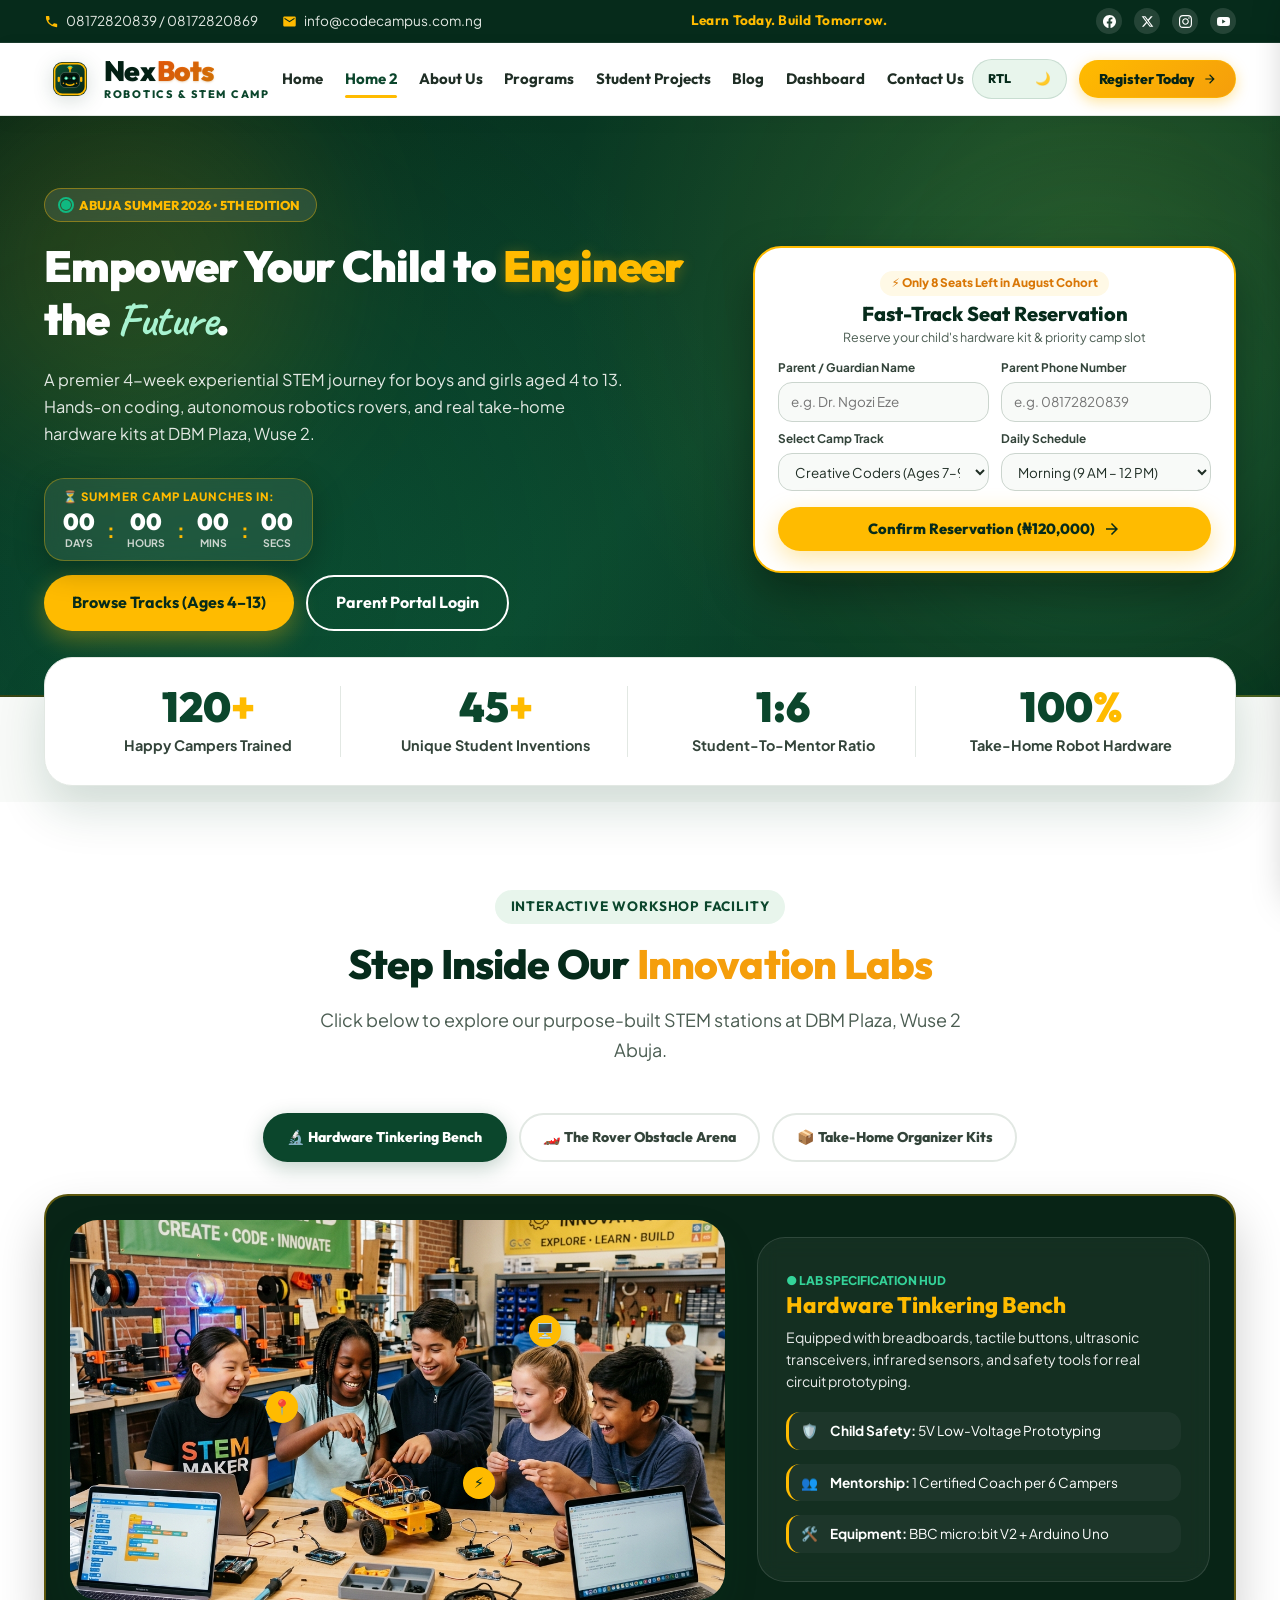
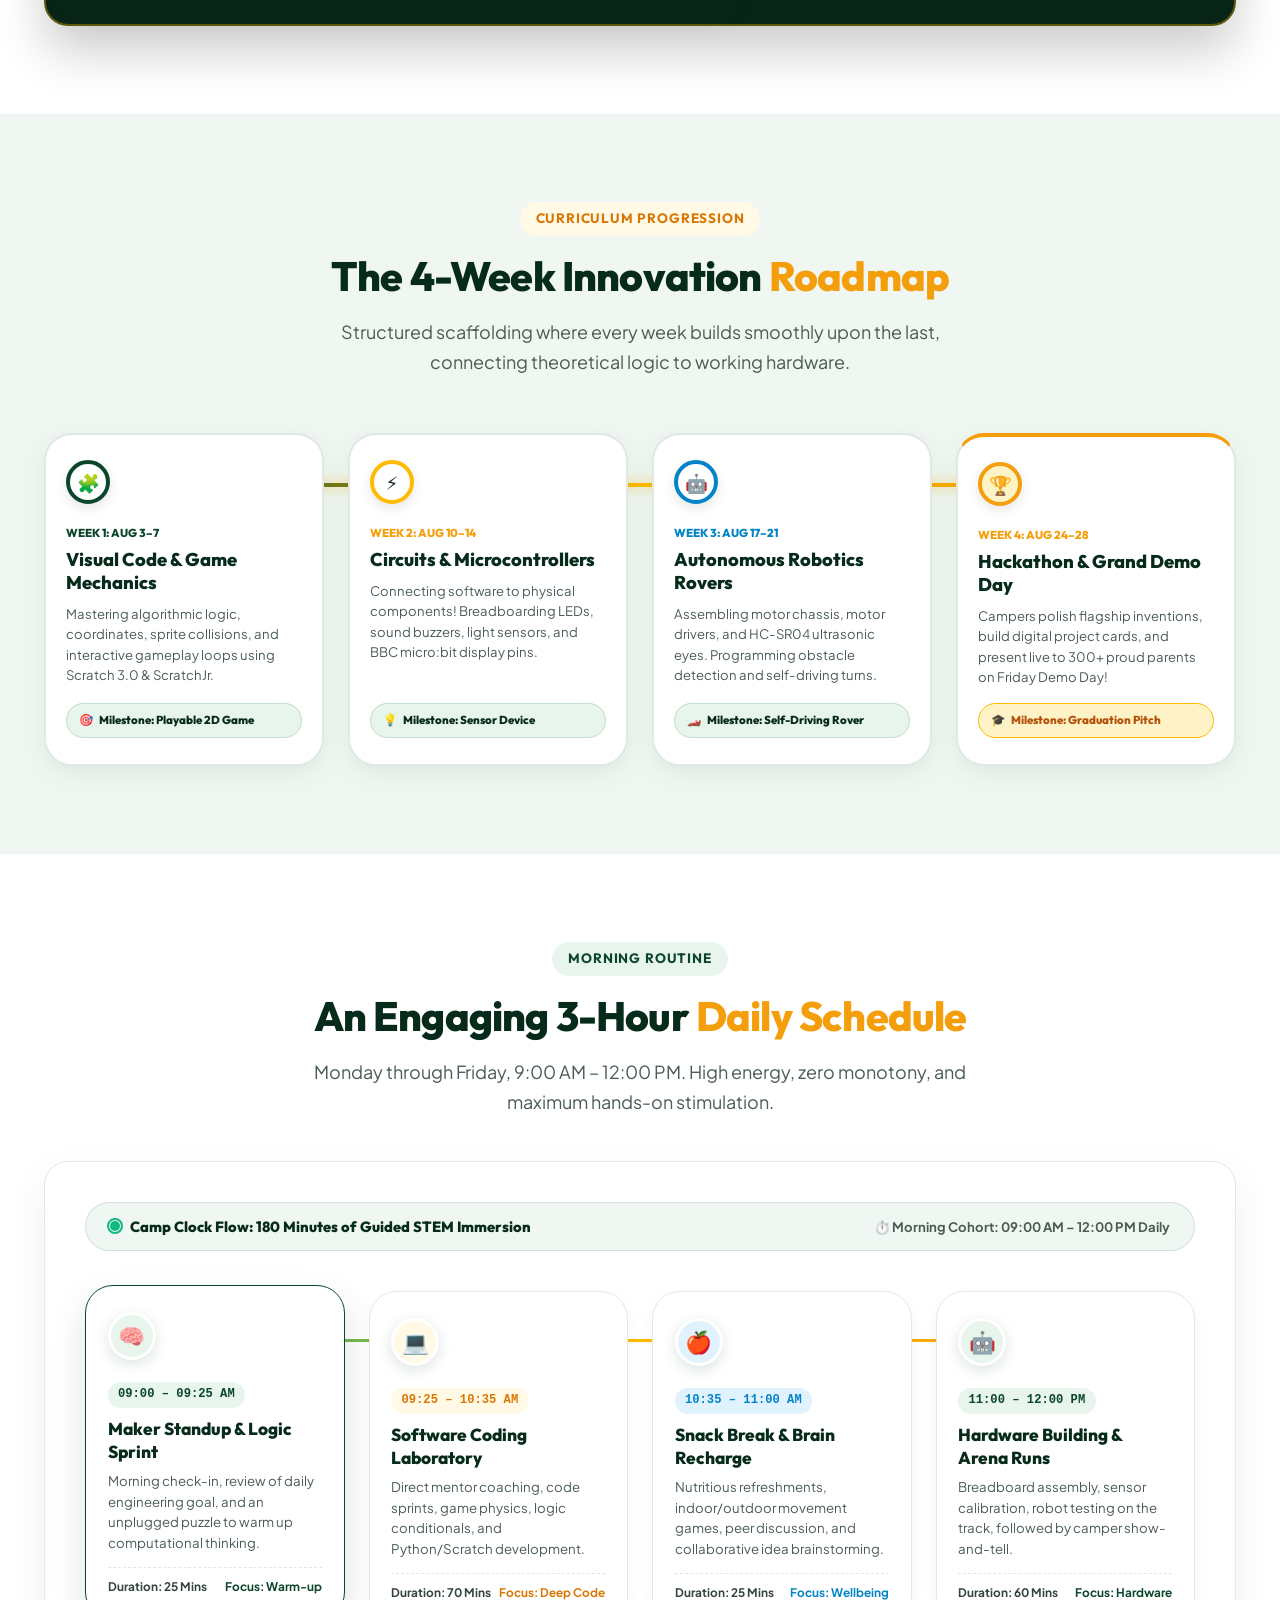
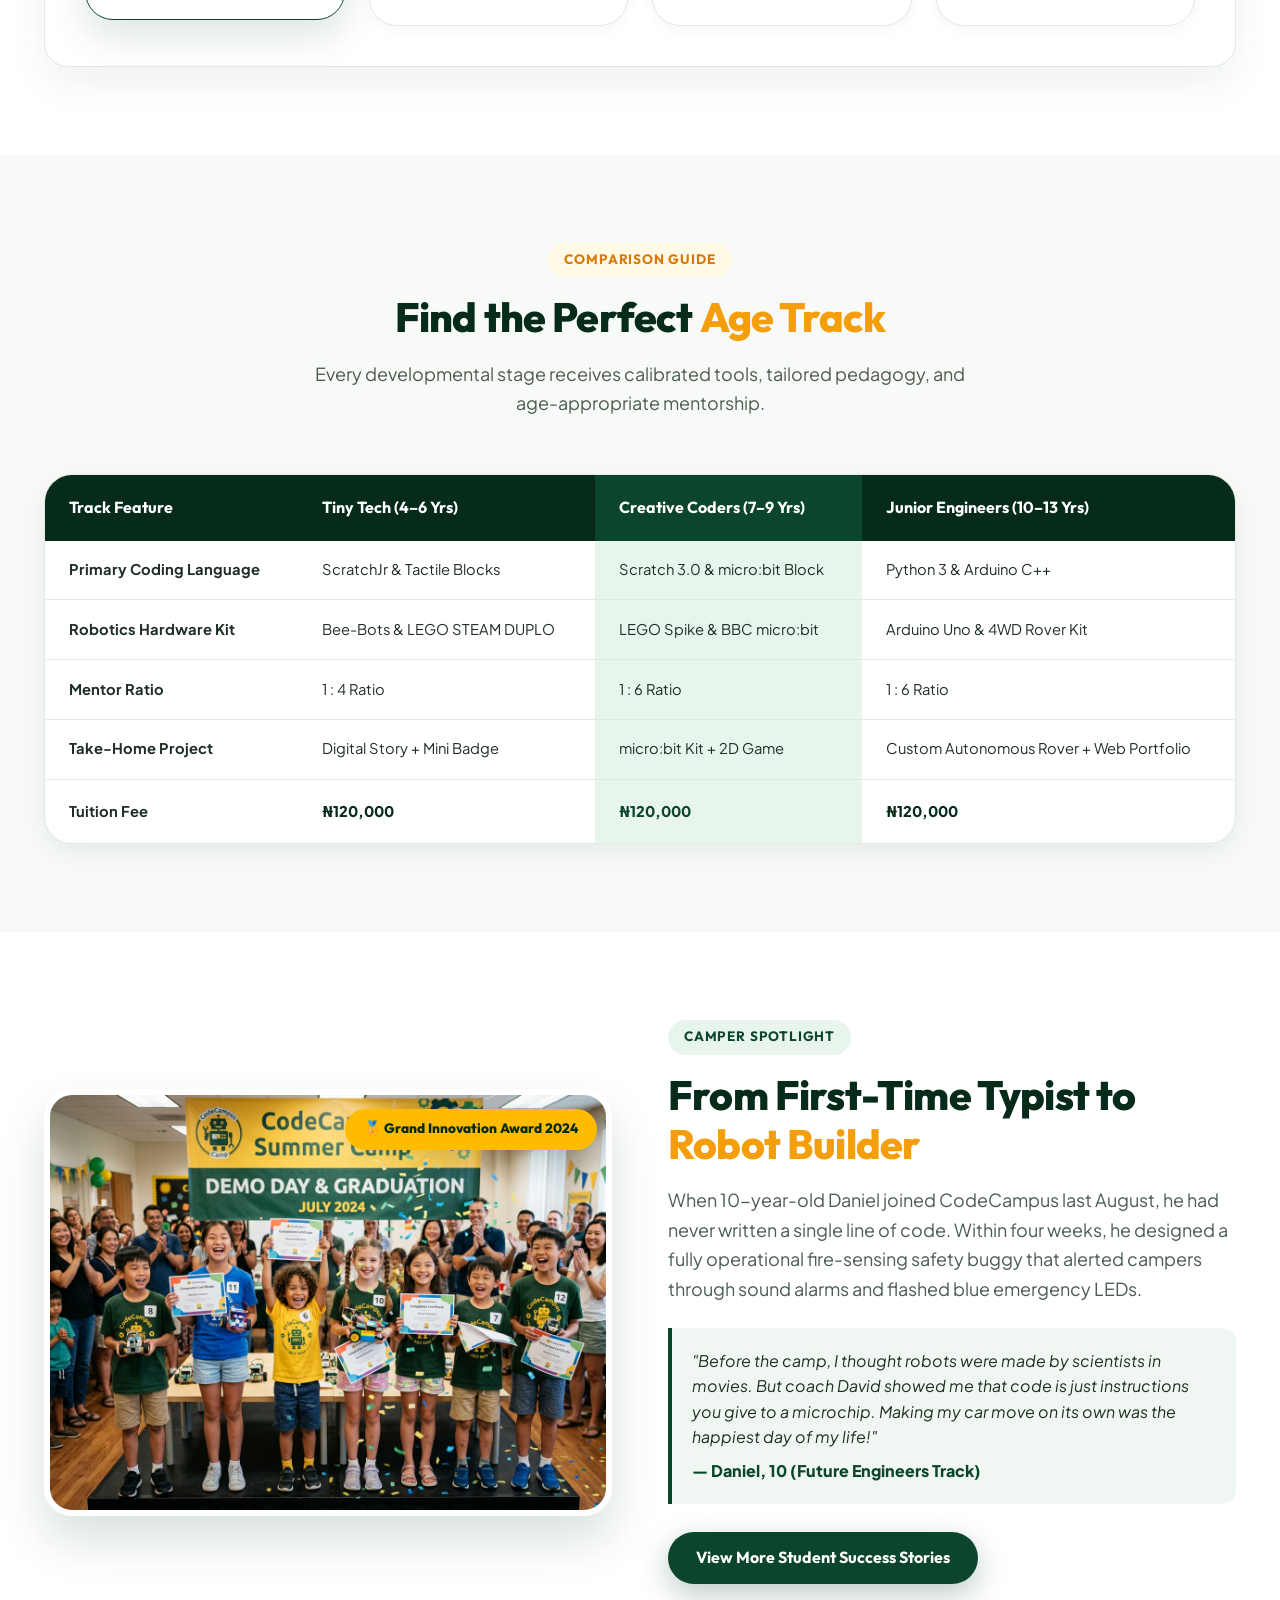
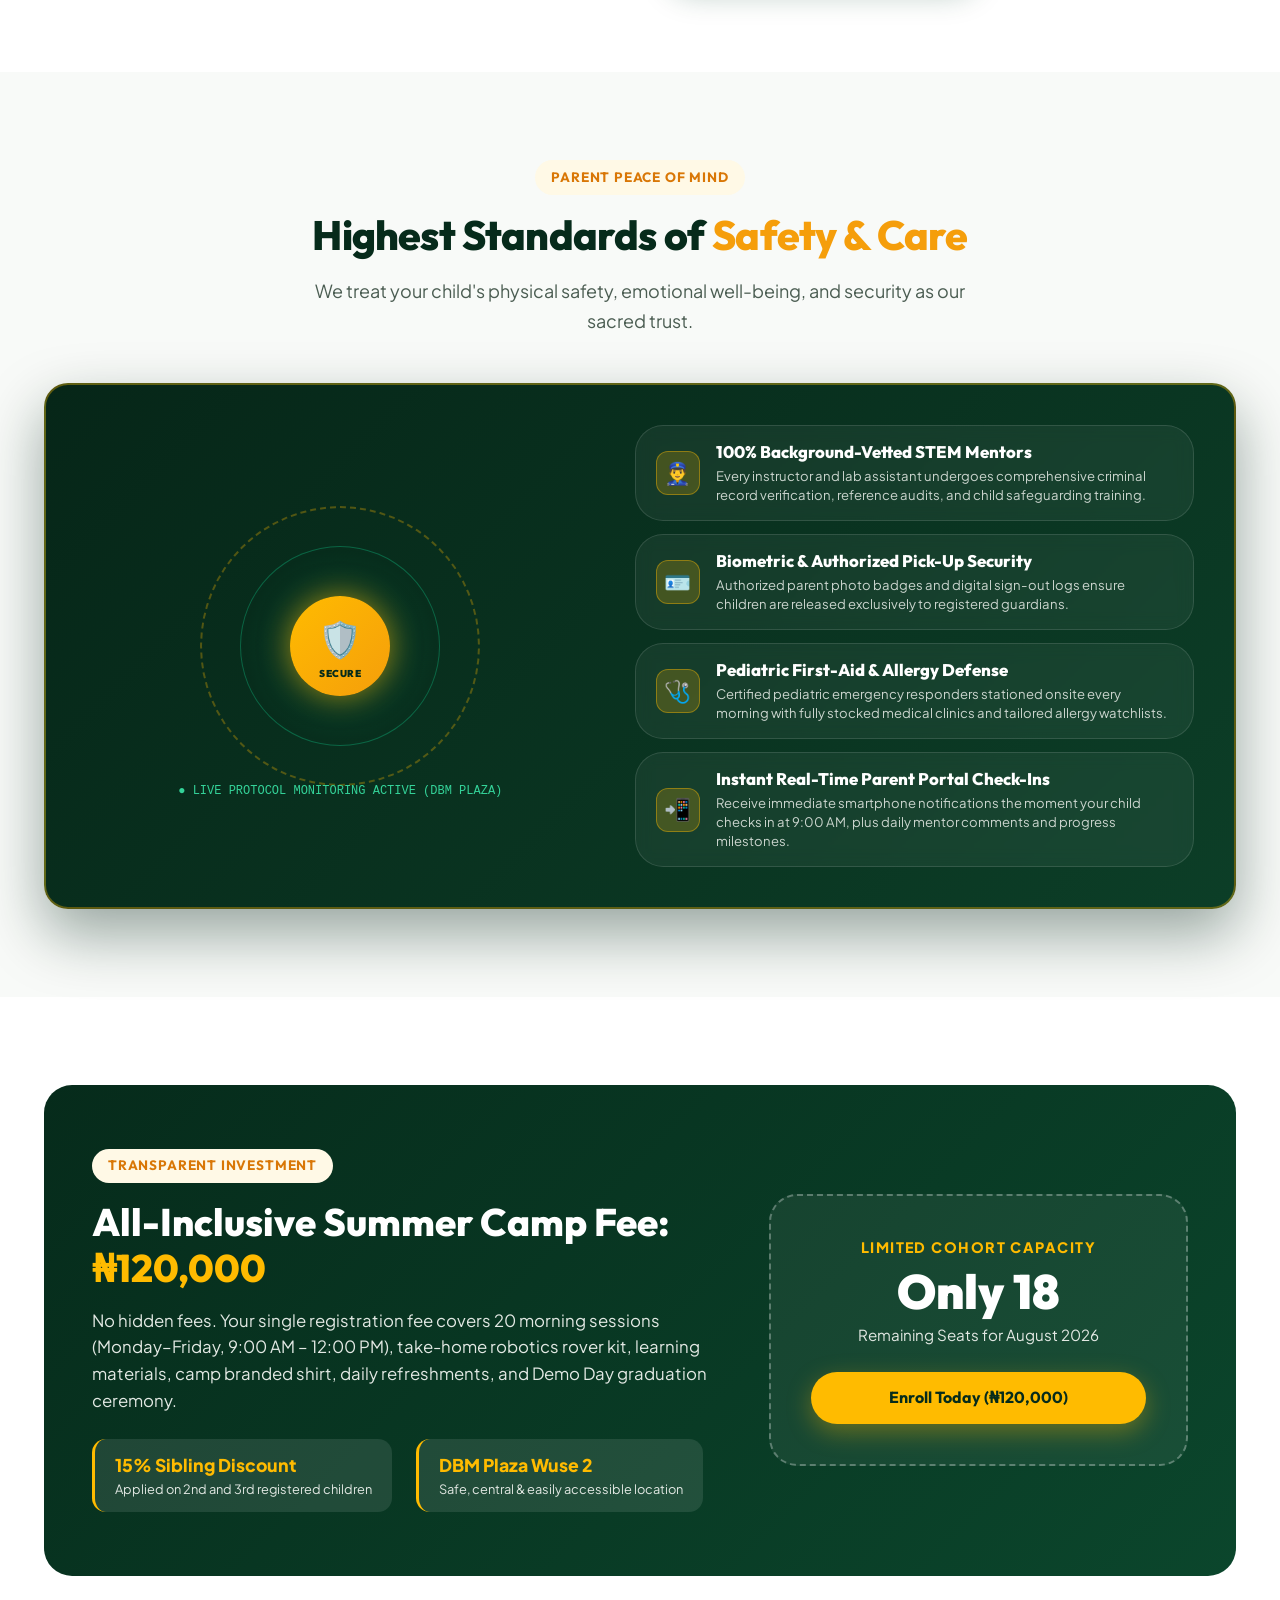
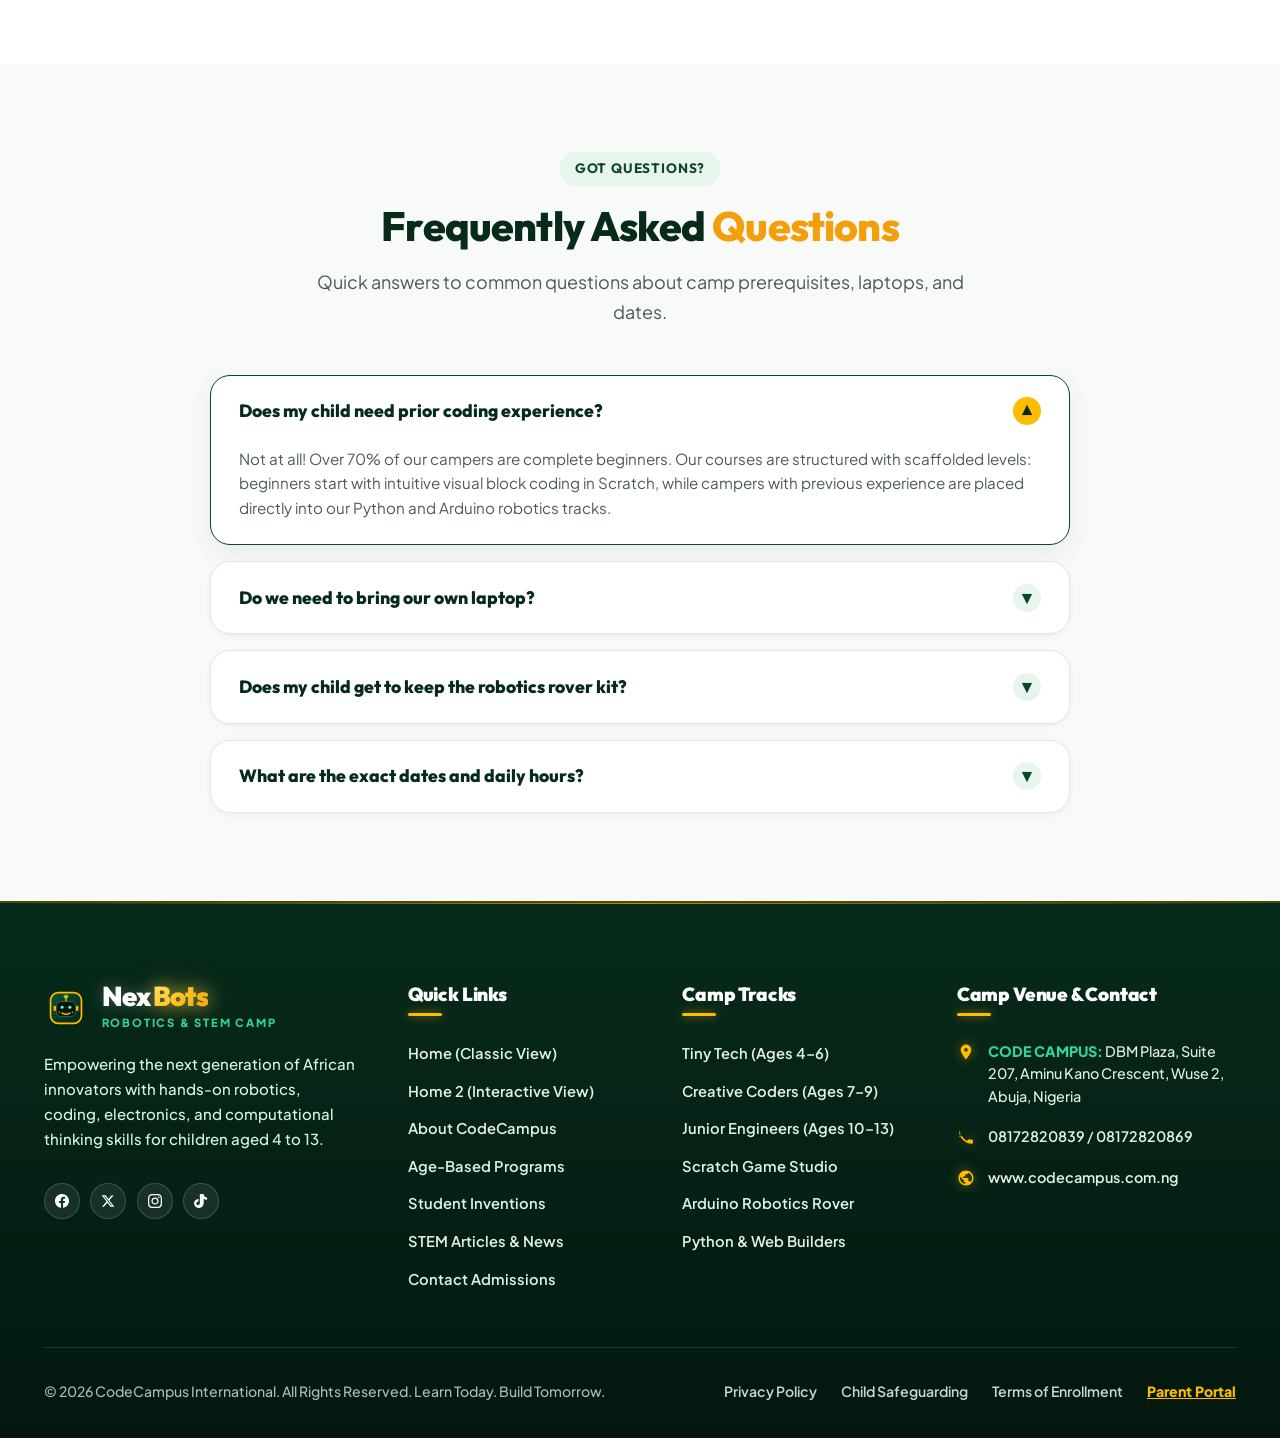
<file: home-2.html>
<!DOCTYPE html>
<html lang="en">
<head>
  <meta charset="UTF-8">
  <meta name="viewport" content="width=device-width, initial-scale=1.0">
  <title>Summer Camp 2026 Interactive Portal | CodeCampus International</title>
  <meta name="description" content="Explore CodeCampus Kids Summer Coding & Robotics Camp. Live countdown, interactive schedule, weekly themes, and seat reservations.">
  <link rel="icon" type="image/svg+xml" href="assets/images/favicon.svg">
  <link rel="stylesheet" href="assets/css/style.css">
  <script>
    (function(){
      const t = localStorage.getItem('codecampus_theme');
      if (t === 'dark') document.documentElement.setAttribute('data-theme', 'dark');
      const d = localStorage.getItem('codecampus_dir');
      if (d === 'rtl') document.documentElement.setAttribute('dir', 'rtl');
    })();
  </script>
</head>
<body>

  <!-- Top Bar -->
  <div class="top-bar">
    <div class="container">
      <div class="top-bar-contact">
        <a href="tel:08172820839" class="top-bar-item">
          <svg width="15" height="15" fill="currentColor" viewBox="0 0 24 24"><path d="M6.62 10.79a15.05 15.05 0 006.59 6.59l2.2-2.2a1 1 0 011.02-.24 11.72 11.72 0 003.68.59 1 1 0 011 1V20a1 1 0 01-1 1A17 17 0 013 4a1 1 0 011-1h3.5a1 1 0 011 1 11.72 11.72 0 00.59 3.68 1 1 0 01-.24 1.02l-2.23 2.09z"/></svg>
          <span>08172820839 / 08172820869</span>
        </a>
        <a href="mailto:info@codecampus.com.ng" class="top-bar-item">
          <svg width="15" height="15" fill="currentColor" viewBox="0 0 24 24"><path d="M20 4H4c-1.1 0-1.99.9-1.99 2L2 18c0 1.1.9 2 2 2h16c1.1 0 2-.9 2-2V6c0-1.1-.9-2-2-2zm0 4l-8 5-8-5V6l8 5 8-5v2z"/></svg>
          <span>info@codecampus.com.ng</span>
        </a>
      </div>
      <div class="top-bar-motto">
        Learn Today. Build Tomorrow.
      </div>
      <div class="top-bar-social">
        <a href="#" aria-label="Facebook"><svg width="13" height="13" fill="currentColor" viewBox="0 0 24 24"><path d="M24 12.073c0-6.627-5.373-12-12-12s-12 5.373-12 12c0 5.99 4.388 10.954 10.125 11.854v-8.385H7.078v-3.47h3.047V9.43c0-3.007 1.792-4.669 4.533-4.669 1.312 0 2.686.235 2.686.235v2.953H15.83c-1.491 0-1.956.925-1.956 1.874v2.25h3.328l-.532 3.47h-2.796v8.385C19.612 23.027 24 18.062 24 12.073z"/></svg></a>
        <a href="#" aria-label="Twitter"><svg width="13" height="13" fill="currentColor" viewBox="0 0 24 24"><path d="M18.244 2.25h3.308l-7.227 8.26 8.502 11.24H16.17l-5.214-6.817L4.99 21.75H1.68l7.73-8.835L1.254 2.25H8.08l4.713 6.231zm-1.161 17.52h1.833L7.084 4.126H5.117z"/></svg></a>
        <a href="#" aria-label="Instagram"><svg width="13" height="13" fill="currentColor" viewBox="0 0 24 24"><path d="M12 2.163c3.204 0 3.584.012 4.85.07 3.252.148 4.771 1.691 4.919 4.919.058 1.265.069 1.645.069 4.849 0 3.205-.012 3.584-.069 4.849-.149 3.225-1.664 4.771-4.919 4.919-1.266.058-1.644.07-4.85.07-3.204 0-3.584-.012-4.849-.07-3.26-.149-4.771-1.699-4.919-4.92-.058-1.265-.07-1.644-.07-4.849 0-3.204.013-3.583.07-4.849.149-3.227 1.664-4.771 4.919-4.919 1.266-.057 1.645-.069 4.849-.069zm0-2.163c-3.259 0-3.667.014-4.947.072-4.358.2-6.78 2.618-6.98 6.98-.059 1.281-.073 1.689-.073 4.948 0 3.259.014 3.668.072 4.948.2 4.358 2.618 6.78 6.98 6.98 1.281.058 1.689.072 4.948.072 3.259 0 3.668-.014 4.948-.072 4.354-.2 6.782-2.618 6.979-6.98.059-1.28.073-1.689.073-4.948 0-3.259-.014-3.667-.072-4.947-.196-4.354-2.617-6.78-6.979-6.98-1.281-.059-1.69-.073-4.949-.073zm0 5.838c-3.403 0-6.162 2.759-6.162 6.162s2.759 6.163 6.162 6.163 6.162-2.759 6.162-6.163c0-3.403-2.759-6.162-6.162-6.162zm0 10.162c-2.209 0-4-1.79-4-4 0-2.209 1.791-4 4-4s4 1.791 4 4c0 2.21-1.791 4-4 4zm6.406-11.845c-.796 0-1.441.645-1.441 1.44s.645 1.44 1.441 1.44c.795 0 1.439-.645 1.439-1.44s-.644-1.44-1.439-1.44z"/></svg></a>
        <a href="#" aria-label="YouTube"><svg width="13" height="13" fill="currentColor" viewBox="0 0 24 24"><path d="M23.498 6.186a3.016 3.016 0 0 0-2.122-2.136C19.505 3.545 12 3.545 12 3.545s-7.505 0-9.377.505A3.017 3.017 0 0 0 .502 6.186C0 8.07 0 12 0 12s0 3.93.502 5.814a3.016 3.016 0 0 0 2.122 2.136c1.871.505 9.376.505 9.376.505s7.505 0 9.377-.505a3.015 3.015 0 0 0 2.122-2.136C24 15.93 24 12 24 12s0-3.93-.502-5.814zM9.545 15.568V8.432L15.818 12l-6.273 3.568z"/></svg></a>
      </div>
    </div>
  </div>

  <!-- Header -->
  <header class="site-header">
    <div class="container header-container">
      <a href="index.html" class="brand-logo" aria-label="NexBots Home">
        <div class="brand-logo-mark">
          <svg width="34" height="34" viewBox="0 0 44 44" fill="none" xmlns="http://www.w3.org/2000/svg">
            <rect width="44" height="44" rx="12" fill="#062b1b"/>
            <rect x="2" y="2" width="40" height="40" rx="10" fill="url(#nexBadgeGradHdr2)" stroke="#ffbb00" stroke-width="2.2"/>
            <circle cx="22" cy="7.5" r="2.5" fill="#ffbb00"/>
            <path d="M22 10V13" stroke="#ffbb00" stroke-width="1.8" stroke-linecap="round"/>
            <path d="M18.5 7C18.5 7 19.5 5.5 22 5.5C24.5 5.5 25.5 7 25.5 7" stroke="#34d399" stroke-width="1.2" stroke-linecap="round"/>
            <rect x="6" y="19" width="3" height="7" rx="1.5" fill="#ffbb00"/>
            <rect x="35" y="19" width="3" height="7" rx="1.5" fill="#ffbb00"/>
            <rect x="9.5" y="13.5" width="25" height="19.5" rx="6" fill="#041c11" stroke="rgba(255,255,255,0.22)" stroke-width="1.2"/>
            <rect x="12" y="16.5" width="20" height="9" rx="4.5" fill="#020f09"/>
            <circle cx="17" cy="21" r="2.2" fill="#34d399"/>
            <circle cx="17" cy="21" r="0.9" fill="#ffffff"/>
            <circle cx="27" cy="21" r="2.2" fill="#34d399"/>
            <circle cx="27" cy="21" r="0.9" fill="#ffffff"/>
            <path d="M20 21H24" stroke="rgba(52, 211, 153, 0.6)" stroke-width="1.2" stroke-dasharray="1 1"/>
            <path d="M17 28.5C18.5 30.5 25.5 30.5 27 28.5" stroke="#ffbb00" stroke-width="2" stroke-linecap="round"/>
            <circle cx="13.5" cy="27.5" r="1" fill="#f59e0b"/>
            <circle cx="30.5" cy="27.5" r="1" fill="#f59e0b"/>
            <defs>
              <linearGradient id="nexBadgeGradHdr2" x1="2" y1="2" x2="42" y2="42" gradientUnits="userSpaceOnUse">
                <stop offset="0%" stop-color="#0e5335"/>
                <stop offset="100%" stop-color="#052416"/>
              </linearGradient>
            </defs>
          </svg>
        </div>
        <div class="brand-logo-text">
          <span class="title">Nex<span class="highlight-bots">Bots</span></span>
          <span class="subtext">Robotics &amp; STEM Camp</span>
        </div>
      </a>

      <nav class="main-nav">
        <ul class="nav-links">
          <li><a href="index.html" class="nav-link">Home</a></li>
          <li><a href="home-2.html" class="nav-link active">Home 2</a></li>
          <li><a href="about.html" class="nav-link">About Us</a></li>
          <li><a href="programs.html" class="nav-link">Programs</a></li>
          <li><a href="projects.html" class="nav-link">Student Projects</a></li>
          <li><a href="blog.html" class="nav-link">Blog</a></li>
          <li><a href="user-dashboard.html" class="nav-link">Dashboard</a></li>
          <li><a href="contact.html" class="nav-link">Contact Us</a></li>
        </ul>
      </nav>

      <div class="header-actions">
        <!-- RTL & Theme Toggle Controls -->
        <div class="header-utils">
          <button type="button" class="header-util-btn rtl-toggle-btn" title="Toggle RTL / LTR text direction" aria-label="Toggle text direction">
            <span class="rtl-label">RTL</span>
          </button>
          <button type="button" class="header-util-btn theme-toggle-btn" title="Toggle Dark / Light mode" aria-label="Toggle theme">
            <span class="theme-icon-moon">🌙</span>
            <span class="theme-icon-sun" style="display:none;">☀️</span>
          </button>
        </div>

        <!-- Header Primary CTA Button -->
        <a href="contact.html" class="btn-header-cta open-portal-btn" data-auth-mode="register" id="headerCtaBtn" title="Register for Kids Summer Camp 2026">
          <span>Register Today</span>
          <svg width="14" height="14" viewBox="0 0 24 24" fill="currentColor">
            <path d="M12 4l-1.41 1.41L16.17 11H4v2h12.17l-5.58 5.59L12 20l8-8z"/>
          </svg>
        </a>

        <button type="button" class="nav-toggle-btn" id="mobileNavToggle" aria-label="Open menu" title="Open navigation menu">
          <svg width="22" height="22" viewBox="0 0 24 24" fill="none" stroke="currentColor" stroke-width="2.3" stroke-linecap="round">
            <line x1="4" y1="6" x2="20" y2="6"></line>
            <line x1="4" y1="12" x2="20" y2="12"></line>
            <line x1="4" y1="18" x2="20" y2="18"></line>
          </svg>
        </button>
      </div>
    </div>
  </header>

  <!-- Mobile Drawer -->
  <div class="mobile-nav-backdrop" id="mobileNavBackdrop"></div>
  <aside class="mobile-nav-drawer" id="mobileNavDrawer" aria-label="Mobile Navigation Menu">
    <div class="mobile-drawer-top">
      <a href="index.html" class="brand-logo" aria-label="NexBots Home">
        <div class="brand-logo-mark">
          <svg width="32" height="32" viewBox="0 0 44 44" fill="none" xmlns="http://www.w3.org/2000/svg">
            <rect width="44" height="44" rx="12" fill="#062b1b" />
            <rect x="2" y="2" width="40" height="40" rx="10" fill="url(#nexBadgeGradMob2)" stroke="#ffbb00" stroke-width="2.2" />
            <circle cx="22" cy="7.5" r="2.5" fill="#ffbb00" />
            <path d="M22 10V13" stroke="#ffbb00" stroke-width="1.8" stroke-linecap="round" />
            <circle cx="17" cy="21" r="2.2" fill="#34d399" />
            <circle cx="27" cy="21" r="2.2" fill="#34d399" />
            <path d="M17 28.5C18.5 30.5 25.5 30.5 27 28.5" stroke="#ffbb00" stroke-width="2" stroke-linecap="round" />
            <defs>
              <linearGradient id="nexBadgeGradMob2" x1="2" y1="2" x2="42" y2="42" gradientUnits="userSpaceOnUse">
                <stop offset="0%" stop-color="#0e5335" />
                <stop offset="100%" stop-color="#052416" />
              </linearGradient>
            </defs>
          </svg>
        </div>
        <div class="brand-logo-text">
          <span class="title" style="font-size: 1.35rem;">Nex<span class="highlight-bots">Bots</span></span>
          <span class="subtext">Robotics &amp; STEM Camp</span>
        </div>
      </a>
      <button type="button" class="mobile-drawer-close" id="mobileNavClose" aria-label="Close menu">&times;</button>
    </div>

    <!-- Navigation Links -->
    <nav class="mobile-nav-links">
      <a href="index.html" class="mobile-nav-link">Home</a>
      <a href="home-2.html" class="mobile-nav-link active">Home 2 (Alt View)</a>
      <a href="about.html" class="mobile-nav-link">About Us</a>
      <a href="programs.html" class="mobile-nav-link">Camp Programs</a>
      <a href="projects.html" class="mobile-nav-link">Student Projects</a>
      <a href="blog.html" class="mobile-nav-link">Blog &amp; News</a>
      <a href="user-dashboard.html" class="mobile-nav-link">Dashboard</a>
      <a href="contact.html" class="mobile-nav-link">Contact Us</a>
    </nav>

    <!-- Mobile Registration CTA -->
    <div class="mobile-drawer-cta-wrap">
      <a href="contact.html" class="btn btn-primary mobile-drawer-cta" style="width: 100%; display: flex; align-items: center; justify-content: center; gap: 0.5rem; padding: 0.85rem 1rem;">
        <span>Register Camp 2026 (₦120k)</span>
        <svg width="14" height="14" viewBox="0 0 24 24" fill="currentColor"><path d="M12 4l-1.41 1.41L16.17 11H4v2h12.17l-5.58 5.59L12 20l8-8z"/></svg>
      </a>
    </div>
  </aside>

  <!-- ==========================================================================
       SECTION 1: HERO V2 - SPLIT INTERACTIVE VISUAL HERO & LIVE COUNTDOWN
       ========================================================================== -->
  <section class="hero-v2">
    <!-- Ambient Floating Glow Orbs -->
    <div class="hero-ambient-orb orb-1" style="background: rgba(255, 187, 0, 0.22); top: -40px; left: -60px;"></div>
    <div class="hero-ambient-orb orb-2" style="background: rgba(16, 185, 129, 0.25); bottom: -60px; right: -40px;"></div>

    <div class="container" style="position: relative; z-index: 3;">
      <div class="hero-v2-grid">
        <div>
          <div class="hero-v2-badge">
            <span class="live-indicator-dot"></span>
            <span>ABUJA SUMMER 2026 • 5TH EDITION</span>
          </div>

          <h1 class="hero-v2-title">
            Empower Your Child to <span class="gold">Engineer</span> the <span class="script">Future</span>.
          </h1>
          <p class="hero-v2-desc">
            A premier 4-week experiential STEM journey for boys and girls aged 4 to 13. Hands-on coding, autonomous robotics rovers, and real take-home hardware kits at DBM Plaza, Wuse 2.
          </p>

          <!-- Live Camp Countdown Timer -->
          <div class="countdown-box">
            <span class="countdown-label">⏳ Summer Camp Launches In:</span>
            <div class="countdown-timer">
              <div class="countdown-segment">
                <span class="countdown-number" id="countdownDays">00</span>
                <span class="countdown-unit">Days</span>
              </div>
              <span class="countdown-colon">:</span>
              <div class="countdown-segment">
                <span class="countdown-number" id="countdownHours">00</span>
                <span class="countdown-unit">Hours</span>
              </div>
              <span class="countdown-colon">:</span>
              <div class="countdown-segment">
                <span class="countdown-number" id="countdownMinutes">00</span>
                <span class="countdown-unit">Mins</span>
              </div>
              <span class="countdown-colon">:</span>
              <div class="countdown-segment">
                <span class="countdown-number" id="countdownSeconds">00</span>
                <span class="countdown-unit">Secs</span>
              </div>
            </div>
          </div>

          <div class="hero-v2-actions">
            <a href="programs.html" class="btn btn-primary btn-md">Browse Tracks (Ages 4–13)</a>
            <button type="button" class="btn btn-outline-white btn-md open-portal-btn">Parent Portal Login</button>
          </div>
        </div>

        <!-- Quick Seat Reservation Widget with Glowing Frame -->
        <div>
          <div class="booking-widget-card">
            <div class="booking-widget-header">
              <div class="booking-widget-pill">
                <span>⚡ Only 8 Seats Left in August Cohort</span>
              </div>
              <h2 class="booking-widget-title">Fast-Track Seat Reservation</h2>
              <p class="booking-widget-subtitle">Reserve your child's hardware kit &amp; priority camp slot</p>
            </div>

            <form class="validate-form" id="hero2BookingForm">
              <div class="widget-form-row">
                <div class="widget-form-group">
                  <label class="widget-form-label" for="wParentName">Parent / Guardian Name</label>
                  <input type="text" id="wParentName" class="widget-input" placeholder="e.g. Dr. Ngozi Eze" required>
                </div>
                <div class="widget-form-group">
                  <label class="widget-form-label" for="wPhone">Parent Phone Number</label>
                  <input type="tel" id="wPhone" class="widget-input" placeholder="e.g. 08172820839" required>
                </div>
              </div>

              <div class="widget-form-row">
                <div class="widget-form-group">
                  <label class="widget-form-label" for="wTrack">Select Camp Track</label>
                  <select id="wTrack" class="widget-select" required>
                    <option value="">-- Choose Age Track --</option>
                    <option value="tiny">Tiny Tech (Ages 4–6)</option>
                    <option value="makers" selected>Creative Coders (Ages 7–9)</option>
                    <option value="engineers">Junior Robotics (Ages 10–13)</option>
                  </select>
                </div>
                <div class="widget-form-group">
                  <label class="widget-form-label" for="wSession">Daily Schedule</label>
                  <select id="wSession" class="widget-select" required>
                    <option value="morning">Morning (9 AM – 12 PM)</option>
                    <option value="full">Full Summer Immersion</option>
                  </select>
                </div>
              </div>

              <button type="submit" class="btn btn-primary widget-submit-btn">
                <span>Confirm Reservation (₦120,000)</span>
                <svg width="18" height="18" fill="currentColor" viewBox="0 0 24 24"><path d="M12 4l-1.41 1.41L16.17 11H4v2h12.17l-5.58 5.59L12 20l8-8z"/></svg>
              </button>
            </form>
          </div>
        </div>
      </div>
    </div>
  </section>

  <!-- ==========================================================================
       SECTION 2: CAMP STATS STRIP
       ========================================================================== -->
  <div class="container">
    <div class="stats-strip">
      <div class="stat-item">
        <div class="stat-number">120<span>+</span></div>
        <div class="stat-label">Happy Campers Trained</div>
      </div>
      <div class="stat-item">
        <div class="stat-number">45<span>+</span></div>
        <div class="stat-label">Unique Student Inventions</div>
      </div>
      <div class="stat-item">
        <div class="stat-number">1:6</div>
        <div class="stat-label">Student-To-Mentor Ratio</div>
      </div>
      <div class="stat-item">
        <div class="stat-number">100<span>%</span></div>
        <div class="stat-label">Take-Home Robot Hardware</div>
      </div>
    </div>
  </div>

  <!-- ==========================================================================
       SECTION 3: HANDS-ON ROBOTICS & MAKER LAB SHOWCASE (INTERACTIVE LAB EXPLORER)
       ========================================================================== -->
  <section class="section-spacing" style="background: var(--color-white); margin-top: 1rem;">
    <div class="container">
      <div class="text-center">
        <span class="section-tag">Interactive Workshop Facility</span>
        <h2 class="section-title">Step Inside Our <span class="highlight">Innovation Labs</span></h2>
        <p class="section-subtitle">Click below to explore our purpose-built STEM stations at DBM Plaza, Wuse 2 Abuja.</p>
      </div>

      <div class="lab-explorer-container">
        <!-- Interactive Lab Zone Switcher -->
        <div class="lab-zone-nav" id="labZoneNav">
          <button type="button" class="lab-zone-btn active" data-zone="bench">🔬 Hardware Tinkering Bench</button>
          <button type="button" class="lab-zone-btn" data-zone="arena">🏎️ The Rover Obstacle Arena</button>
          <button type="button" class="lab-zone-btn" data-zone="kits">📦 Take-Home Organizer Kits</button>
        </div>

        <!-- High-Tech Stage with Interactive Hotspots & Spec HUD -->
        <div class="lab-interactive-stage">
          <div class="lab-photo-hotspot-frame">
            <img src="assets/images/robotics-lab-maker.jpg" alt="Maker Bench & Circuit Tinkering" id="labStageImg">
            <!-- Interactive Hotspots with Radar Pulse -->
            <div class="lab-hotspot-pin" style="top: 45%; left: 30%;" title="Tactile Breadboard Station">
              <span>📍</span>
            </div>
            <div class="lab-hotspot-pin" style="top: 65%; left: 60%;" title="Microcontroller Hub">
              <span>⚡</span>
            </div>
            <div class="lab-hotspot-pin" style="top: 25%; right: 25%;" title="Dual Monitor Station">
              <span>🖥️</span>
            </div>
          </div>

          <div class="lab-specs-card">
            <span style="font-size: 0.75rem; font-weight: 800; color: #34d399; text-transform: uppercase;">● LAB SPECIFICATION HUD</span>
            <h3 class="lab-specs-title" id="labStageTitle">Hardware Tinkering Bench</h3>
            <p style="font-size: 0.88rem; opacity: 0.9; line-height: 1.55;" id="labStageDesc">
              Equipped with breadboards, tactile buttons, ultrasonic transceivers, infrared sensors, and safety tools for real circuit prototyping.
            </p>

            <div class="lab-specs-list" id="labStageSpecs">
              <div class="lab-spec-row">
                <span>🛡️</span>
                <span><strong>Child Safety:</strong> 5V Low-Voltage Prototyping</span>
              </div>
              <div class="lab-spec-row">
                <span>👥</span>
                <span><strong>Mentorship:</strong> 1 Certified Coach per 6 Campers</span>
              </div>
              <div class="lab-spec-row">
                <span>🛠️</span>
                <span><strong>Equipment:</strong> BBC micro:bit V2 + Arduino Uno</span>
              </div>
            </div>
          </div>
        </div>
      </div>
    </div>
  </section>

  <!-- ==========================================================================
       SECTION 4: 4-WEEK INNOVATION ROADMAP (CONNECTED CIRCUIT POWER TIMELINE)
       ========================================================================== -->
  <section class="section-spacing" style="background: var(--color-green-tint);">
    <div class="container">
      <div class="text-center">
        <span class="section-tag yellow">Curriculum Progression</span>
        <h2 class="section-title">The 4-Week Innovation <span class="highlight">Roadmap</span></h2>
        <p class="section-subtitle">Structured scaffolding where every week builds smoothly upon the last, connecting theoretical logic to working hardware.</p>
      </div>

      <div class="circuit-roadmap-wrapper">
        <!-- Glowing Continuous Circuit Energy Pulse Line -->
        <div class="circuit-pulse-line"></div>

        <div class="circuit-nodes-grid">
          <!-- Week 1: Genesis Node -->
          <div class="circuit-node-card">
            <div class="circuit-node-pin">🧩</div>
            <span class="circuit-week-tag">Week 1: Aug 3–7</span>
            <h3 class="circuit-node-title">Visual Code &amp; Game Mechanics</h3>
            <p class="circuit-node-desc">
              Mastering algorithmic logic, coordinates, sprite collisions, and interactive gameplay loops using Scratch 3.0 &amp; ScratchJr.
            </p>
            <div class="circuit-milestone-badge">
              <span>🎯</span>
              <span>Milestone: Playable 2D Game</span>
            </div>
          </div>

          <!-- Week 2: Spark Node -->
          <div class="circuit-node-card">
            <div class="circuit-node-pin" style="border-color: var(--color-yellow-bright);">⚡</div>
            <span class="circuit-week-tag" style="color: var(--color-orange-golden);">Week 2: Aug 10–14</span>
            <h3 class="circuit-node-title">Circuits &amp; Microcontrollers</h3>
            <p class="circuit-node-desc">
              Connecting software to physical components! Breadboarding LEDs, sound buzzers, light sensors, and BBC micro:bit display pins.
            </p>
            <div class="circuit-milestone-badge">
              <span>💡</span>
              <span>Milestone: Sensor Device</span>
            </div>
          </div>

          <!-- Week 3: Autonomous Rover Node -->
          <div class="circuit-node-card">
            <div class="circuit-node-pin" style="border-color: #0284c7;">🤖</div>
            <span class="circuit-week-tag" style="color: #0284c7;">Week 3: Aug 17–21</span>
            <h3 class="circuit-node-title">Autonomous Robotics Rovers</h3>
            <p class="circuit-node-desc">
              Assembling motor chassis, motor drivers, and HC-SR04 ultrasonic eyes. Programming obstacle detection and self-driving turns.
            </p>
            <div class="circuit-milestone-badge">
              <span>🏎️</span>
              <span>Milestone: Self-Driving Rover</span>
            </div>
          </div>

          <!-- Week 4: Demo Day Crown Node -->
          <div class="circuit-node-card" style="border-top: 4px solid var(--color-orange-golden);">
            <div class="circuit-node-pin" style="border-color: var(--color-orange-golden); background: #fef3c7;">🏆</div>
            <span class="circuit-week-tag" style="color: var(--color-orange-golden);">Week 4: Aug 24–28</span>
            <h3 class="circuit-node-title">Hackathon &amp; Grand Demo Day</h3>
            <p class="circuit-node-desc">
              Campers polish flagship inventions, build digital project cards, and present live to 300+ proud parents on Friday Demo Day!
            </p>
            <div class="circuit-milestone-badge" style="background: #fef3c7; border-color: var(--color-yellow-bright); color: #b45309;">
              <span>🎓</span>
              <span>Milestone: Graduation Pitch</span>
            </div>
          </div>
        </div>
      </div>
    </div>
  </section>

  <!-- ==========================================================================
       SECTION 5: DYNAMIC 3-HOUR CAMP CLOCK TRACKER & SCHEDULE RIBBON
       ========================================================================== -->
  <section class="section-spacing" style="background: var(--color-white);">
    <div class="container">
      <div class="text-center">
        <span class="section-tag">Morning Routine</span>
        <h2 class="section-title">An Engaging 3-Hour <span class="highlight">Daily Schedule</span></h2>
        <p class="section-subtitle">Monday through Friday, 9:00 AM – 12:00 PM. High energy, zero monotony, and maximum hands-on stimulation.</p>
      </div>

      <div class="schedule-ribbon-container">
        <!-- Interactive Clock Bar -->
        <div class="schedule-clock-bar">
          <div class="schedule-clock-live-indicator">
            <span class="live-indicator-dot"></span>
            <span>Camp Clock Flow: 180 Minutes of Guided STEM Immersion</span>
          </div>
          <div style="font-size: 0.82rem; font-weight: 700; color: var(--color-gray-600);">
            ⏱️ Morning Cohort: 09:00 AM – 12:00 PM Daily
          </div>
        </div>

        <!-- 4 Stepper Timeline Stages -->
        <div class="schedule-timeline-steps">
          <!-- Step 1 -->
          <div class="schedule-step-card active">
            <div class="schedule-step-icon-badge">🧠</div>
            <span class="schedule-step-time">09:00 – 09:25 AM</span>
            <h3 class="schedule-step-title">Maker Standup &amp; Logic Sprint</h3>
            <p class="schedule-step-desc">
              Morning check-in, review of daily engineering goal, and an unplugged puzzle to warm up computational thinking.
            </p>
            <div class="schedule-step-meta">
              <span>Duration: 25 Mins</span>
              <span style="color: var(--color-green-primary);">Focus: Warm-up</span>
            </div>
          </div>

          <!-- Step 2 -->
          <div class="schedule-step-card">
            <div class="schedule-step-icon-badge" style="background: var(--color-yellow-soft);">💻</div>
            <span class="schedule-step-time" style="color: var(--color-orange-deep); background: var(--color-yellow-soft);">09:25 – 10:35 AM</span>
            <h3 class="schedule-step-title">Software Coding Laboratory</h3>
            <p class="schedule-step-desc">
              Direct mentor coaching, code sprints, game physics, logic conditionals, and Python/Scratch development.
            </p>
            <div class="schedule-step-meta">
              <span>Duration: 70 Mins</span>
              <span style="color: var(--color-orange-deep);">Focus: Deep Code</span>
            </div>
          </div>

          <!-- Step 3 -->
          <div class="schedule-step-card">
            <div class="schedule-step-icon-badge" style="background: #e0f2fe;">🍎</div>
            <span class="schedule-step-time" style="color: #0284c7; background: #e0f2fe;">10:35 – 11:00 AM</span>
            <h3 class="schedule-step-title">Snack Break &amp; Brain Recharge</h3>
            <p class="schedule-step-desc">
              Nutritious refreshments, indoor/outdoor movement games, peer discussion, and collaborative idea brainstorming.
            </p>
            <div class="schedule-step-meta">
              <span>Duration: 25 Mins</span>
              <span style="color: #0284c7;">Focus: Wellbeing</span>
            </div>
          </div>

          <!-- Step 4 -->
          <div class="schedule-step-card">
            <div class="schedule-step-icon-badge" style="background: var(--color-green-subtle);">🤖</div>
            <span class="schedule-step-time" style="color: var(--color-green-primary); background: var(--color-green-subtle);">11:00 – 12:00 PM</span>
            <h3 class="schedule-step-title">Hardware Building &amp; Arena Runs</h3>
            <p class="schedule-step-desc">
              Breadboard assembly, sensor calibration, robot testing on the track, followed by camper show-and-tell.
            </p>
            <div class="schedule-step-meta">
              <span>Duration: 60 Mins</span>
              <span style="color: var(--color-green-primary);">Focus: Hardware</span>
            </div>
          </div>
        </div>
      </div>
    </div>
  </section>

  <!-- ==========================================================================
       SECTION 6: AGE GROUP COMPARISON MATRIX
       ========================================================================== -->
  <section class="section-spacing" style="background: var(--color-gray-50);">
    <div class="container">
      <div class="text-center">
        <span class="section-tag yellow">Comparison Guide</span>
        <h2 class="section-title">Find the Perfect <span class="highlight">Age Track</span></h2>
        <p class="section-subtitle">Every developmental stage receives calibrated tools, tailored pedagogy, and age-appropriate mentorship.</p>
      </div>

      <div style="background: var(--color-white); border-radius: var(--radius-xl); box-shadow: var(--shadow-md); overflow-x: auto; margin-top: 3.5rem; border: 1px solid var(--color-gray-200);">
        <table style="width: 100%; border-collapse: collapse; text-align: left; min-width: 700px;">
          <thead>
            <tr style="background: var(--color-green-darkest); color: var(--color-white); font-family: var(--font-heading);">
              <th style="padding: 1.25rem 1.5rem;">Track Feature</th>
              <th style="padding: 1.25rem 1.5rem;">Tiny Tech (4–6 Yrs)</th>
              <th style="padding: 1.25rem 1.5rem; background: var(--color-green-primary);">Creative Coders (7–9 Yrs)</th>
              <th style="padding: 1.25rem 1.5rem;">Junior Engineers (10–13 Yrs)</th>
            </tr>
          </thead>
          <tbody style="font-size: 0.92rem; color: var(--color-gray-800);">
            <tr style="border-bottom: 1px solid var(--color-gray-200);">
              <td style="padding: 1.1rem 1.5rem; font-weight: 700;">Primary Coding Language</td>
              <td style="padding: 1.1rem 1.5rem;">ScratchJr & Tactile Blocks</td>
              <td style="padding: 1.1rem 1.5rem; background: var(--color-green-subtle);">Scratch 3.0 & micro:bit Block</td>
              <td style="padding: 1.1rem 1.5rem;">Python 3 & Arduino C++</td>
            </tr>
            <tr style="border-bottom: 1px solid var(--color-gray-200);">
              <td style="padding: 1.1rem 1.5rem; font-weight: 700;">Robotics Hardware Kit</td>
              <td style="padding: 1.1rem 1.5rem;">Bee-Bots & LEGO STEAM DUPLO</td>
              <td style="padding: 1.1rem 1.5rem; background: var(--color-green-subtle);">LEGO Spike & BBC micro:bit</td>
              <td style="padding: 1.1rem 1.5rem;">Arduino Uno & 4WD Rover Kit</td>
            </tr>
            <tr style="border-bottom: 1px solid var(--color-gray-200);">
              <td style="padding: 1.1rem 1.5rem; font-weight: 700;">Mentor Ratio</td>
              <td style="padding: 1.1rem 1.5rem;">1 : 4 Ratio</td>
              <td style="padding: 1.1rem 1.5rem; background: var(--color-green-subtle);">1 : 6 Ratio</td>
              <td style="padding: 1.1rem 1.5rem;">1 : 6 Ratio</td>
            </tr>
            <tr style="border-bottom: 1px solid var(--color-gray-200);">
              <td style="padding: 1.1rem 1.5rem; font-weight: 700;">Take-Home Project</td>
              <td style="padding: 1.1rem 1.5rem;">Digital Story + Mini Badge</td>
              <td style="padding: 1.1rem 1.5rem; background: var(--color-green-subtle);">micro:bit Kit + 2D Game</td>
              <td style="padding: 1.1rem 1.5rem;">Custom Autonomous Rover + Web Portfolio</td>
            </tr>
            <tr>
              <td style="padding: 1.25rem 1.5rem; font-weight: 700;">Tuition Fee</td>
              <td style="padding: 1.25rem 1.5rem; font-weight: 900; color: var(--color-green-darkest);">₦120,000</td>
              <td style="padding: 1.25rem 1.5rem; font-weight: 900; color: var(--color-green-primary); background: var(--color-green-subtle);">₦120,000</td>
              <td style="padding: 1.25rem 1.5rem; font-weight: 900; color: var(--color-green-darkest);">₦120,000</td>
            </tr>
          </tbody>
        </table>
      </div>
    </div>
  </section>

  <!-- ==========================================================================
       SECTION 7: STUDENT SUCCESS STORIES & VIDEO / PROJECT SPOTLIGHT
       ========================================================================== -->
  <section class="section-spacing" style="background: var(--color-white);">
    <div class="container">
      <div class="two-col-showcase-grid">
        <div style="position: relative;">
          <img src="assets/images/demo-day-celebration.jpg" alt="Students celebrating awards on Demo Day" style="border-radius: var(--radius-xl); box-shadow: var(--shadow-xl); border: 6px solid var(--color-white);" width="600" height="450">
          <div style="position: absolute; top: 20px; right: 15px; background: var(--color-yellow-bright); color: var(--color-green-darkest); padding: 0.6rem 1.2rem; border-radius: var(--radius-pill); font-family: var(--font-heading); font-weight: 800; font-size: 0.85rem; box-shadow: var(--shadow-md);">
            🏅 Grand Innovation Award 2024
          </div>
        </div>

        <div>
          <span class="section-tag">Camper Spotlight</span>
          <h2 class="section-title">From First-Time Typist to <span class="highlight">Robot Builder</span></h2>
          <p class="section-subtitle left" style="margin-bottom: 1.5rem;">
            When 10-year-old Daniel joined CodeCampus last August, he had never written a single line of code. Within four weeks, he designed a fully operational fire-sensing safety buggy that alerted campers through sound alarms and flashed blue emergency LEDs.
          </p>
          <blockquote style="background: var(--color-green-tint); border-left: 4px solid var(--color-green-primary); padding: 1.25rem; border-radius: 0 var(--radius-md) var(--radius-md) 0; font-style: italic; color: var(--color-gray-800); margin-bottom: 1.75rem;">
            "Before the camp, I thought robots were made by scientists in movies. But coach David showed me that code is just instructions you give to a microchip. Making my car move on its own was the happiest day of my life!"
            <div style="margin-top: 0.5rem; font-style: normal; font-weight: 800; color: var(--color-green-primary);">— Daniel, 10 (Future Engineers Track)</div>
          </blockquote>
          <a href="projects.html" class="btn btn-green">View More Student Success Stories</a>
        </div>
      </div>
    </div>
  </section>

  <!-- ==========================================================================
       SECTION 8: SAFETY, SUPERVISION & PARENT PEACE OF MIND (SAFETY VAULT COCKPIT)
       ========================================================================== -->
  <section class="section-spacing" style="background: var(--color-gray-50);">
    <div class="container">
      <div class="text-center">
        <span class="section-tag yellow">Parent Peace of Mind</span>
        <h2 class="section-title">Highest Standards of <span class="highlight">Safety & Care</span></h2>
        <p class="section-subtitle">We treat your child's physical safety, emotional well-being, and security as our sacred trust.</p>
      </div>

      <div class="safety-vault-cockpit">
        <!-- Left: Central Shield Radar Stage -->
        <div class="safety-vault-radar-stage">
          <div class="safety-radar-outer-ring">
            <div class="safety-radar-inner-ring">
              <div class="safety-central-shield">
                <span class="safety-shield-icon">🛡️</span>
                <span class="safety-shield-label">SECURE</span>
              </div>
            </div>
          </div>
          <div style="position: absolute; bottom: 15px; font-family: monospace; font-size: 0.75rem; color: #34d399; text-align: center;">
            ● LIVE PROTOCOL MONITORING ACTIVE (DBM PLAZA)
          </div>
        </div>

        <!-- Right: 4 Orbital Protocol Nodes -->
        <div class="safety-protocols-list">
          <div class="safety-protocol-node">
            <div class="protocol-node-icon">👮‍♂️</div>
            <div class="protocol-node-info">
              <h4>100% Background-Vetted STEM Mentors</h4>
              <p>Every instructor and lab assistant undergoes comprehensive criminal record verification, reference audits, and child safeguarding training.</p>
            </div>
          </div>

          <div class="safety-protocol-node">
            <div class="protocol-node-icon">🪪</div>
            <div class="protocol-node-info">
              <h4>Biometric &amp; Authorized Pick-Up Security</h4>
              <p>Authorized parent photo badges and digital sign-out logs ensure children are released exclusively to registered guardians.</p>
            </div>
          </div>

          <div class="safety-protocol-node">
            <div class="protocol-node-icon">🩺</div>
            <div class="protocol-node-info">
              <h4>Pediatric First-Aid &amp; Allergy Defense</h4>
              <p>Certified pediatric emergency responders stationed onsite every morning with fully stocked medical clinics and tailored allergy watchlists.</p>
            </div>
          </div>

          <div class="safety-protocol-node">
            <div class="protocol-node-icon">📲</div>
            <div class="protocol-node-info">
              <h4>Instant Real-Time Parent Portal Check-Ins</h4>
              <p>Receive immediate smartphone notifications the moment your child checks in at 9:00 AM, plus daily mentor comments and progress milestones.</p>
            </div>
          </div>
        </div>
      </div>
    </div>
  </section>

  <!-- ==========================================================================
       SECTION 9: TUITION BREAKDOWN & SIBLING DISCOUNT
       ========================================================================== -->
  <section class="section-spacing" style="background: var(--color-white);">
    <div class="container">
      <div class="fee-banner-card">
        <div>
          <span class="section-tag yellow" style="margin-bottom: 1rem;">Transparent Investment</span>
          <h2 style="font-size: 2.4rem; color: var(--color-white); margin-bottom: 1rem;">All-Inclusive Summer Camp Fee: <span style="color: var(--color-yellow-bright);">₦120,000</span></h2>
          <p style="color: var(--color-gray-200); font-size: 1.05rem; line-height: 1.6; margin-bottom: 1.5rem;">
            No hidden fees. Your single registration fee covers 20 morning sessions (Monday–Friday, 9:00 AM – 12:00 PM), take-home robotics rover kit, learning materials, camp branded shirt, daily refreshments, and Demo Day graduation ceremony.
          </p>
          <div style="display: flex; gap: 1.5rem; flex-wrap: wrap;">
            <div style="background: rgba(255,255,255,0.1); padding: 0.75rem 1.25rem; border-radius: var(--radius-md); border-left: 3px solid var(--color-yellow-bright);">
              <div style="font-weight: 800; font-size: 1.1rem; color: var(--color-yellow-bright);">15% Sibling Discount</div>
              <div style="font-size: 0.8rem; color: var(--color-gray-200);">Applied on 2nd and 3rd registered children</div>
            </div>
            <div style="background: rgba(255,255,255,0.1); padding: 0.75rem 1.25rem; border-radius: var(--radius-md); border-left: 3px solid var(--color-yellow-bright);">
              <div style="font-weight: 800; font-size: 1.1rem; color: var(--color-yellow-bright);">DBM Plaza Wuse 2</div>
              <div style="font-size: 0.8rem; color: var(--color-gray-200);">Safe, central & easily accessible location</div>
            </div>
          </div>
        </div>

        <div style="text-align: center; background: rgba(255,255,255,0.06); padding: 2.5rem; border-radius: var(--radius-xl); border: 2px dashed rgba(255,255,255,0.3);">
          <div style="font-size: 0.9rem; text-transform: uppercase; font-weight: 800; color: var(--color-yellow-bright); letter-spacing: 0.1em; margin-bottom: 0.5rem;">Limited Cohort Capacity</div>
          <div style="font-family: var(--font-heading); font-size: 3rem; font-weight: 900; color: var(--color-white); line-height: 1;">Only 18</div>
          <div style="font-size: 0.95rem; color: var(--color-gray-200); margin: 0.5rem 0 1.5rem;">Remaining Seats for August 2026</div>
          <a href="contact.html" class="btn btn-primary" style="width: 100%;">Enroll Today (₦120,000)</a>
        </div>
      </div>
    </div>
  </section>

  <!-- ==========================================================================
       SECTION 10: FAQ & ENROLLMENT ASSISTANCE
       ========================================================================== -->
  <section class="section-spacing" style="background: var(--color-gray-50);">
    <div class="container">
      <div class="text-center">
        <span class="section-tag">Got Questions?</span>
        <h2 class="section-title">Frequently Asked <span class="highlight">Questions</span></h2>
        <p class="section-subtitle">Quick answers to common questions about camp prerequisites, laptops, and dates.</p>
      </div>

      <div class="faq-accordion-list">
        <div class="faq-item active">
          <button type="button" class="faq-question-btn">
            <span>Does my child need prior coding experience?</span>
            <div class="faq-chevron">&#9660;</div>
          </button>
          <div class="faq-answer">
            Not at all! Over 70% of our campers are complete beginners. Our courses are structured with scaffolded levels: beginners start with intuitive visual block coding in Scratch, while campers with previous experience are placed directly into our Python and Arduino robotics tracks.
          </div>
        </div>

        <div class="faq-item">
          <button type="button" class="faq-question-btn">
            <span>Do we need to bring our own laptop?</span>
            <div class="faq-chevron">&#9660;</div>
          </button>
          <div class="faq-answer">
            Our campus lab is fully outfitted with high-performance desktop workstations, tablets, and test benches. However, campers aged 10–13 in the Junior Engineers track are welcome to bring their personal laptops if they wish to keep their local code environments configured for home practice.
          </div>
        </div>

        <div class="faq-item">
          <button type="button" class="faq-question-btn">
            <span>Does my child get to keep the robotics rover kit?</span>
            <div class="faq-chevron">&#9660;</div>
          </button>
          <div class="faq-answer">
            Yes! The ₦120,000 tuition for the 4-week full camp includes their personal hardware kit (Arduino/micro:bit, motors, sensors, chassis). They take it home on Demo Day so the tinkering continues!
          </div>
        </div>

        <div class="faq-item">
          <button type="button" class="faq-question-btn">
            <span>What are the exact dates and daily hours?</span>
            <div class="faq-chevron">&#9660;</div>
          </button>
          <div class="faq-answer">
            Camp runs from <strong>August 3rd to August 28th, 2026</strong>, Monday through Friday from <strong>9:00 AM to 12:00 PM</strong> daily. Early drop-off is available from 8:30 AM.
          </div>
        </div>
      </div>
    </div>
  </section>

  <!-- Footer & Modals -->
  <footer class="site-footer">
    <div class="container">
      <div class="footer-top-grid">
        <!-- Brand & Mission Column -->
        <div class="footer-brand-col">
          <a href="index.html" class="footer-logo" aria-label="NexBots Home">
            <div class="brand-logo-mark">
              <svg width="34" height="34" viewBox="0 0 44 44" fill="none" xmlns="http://www.w3.org/2000/svg">
                <rect width="44" height="44" rx="12" fill="#062b1b" />
                <rect x="2" y="2" width="40" height="40" rx="10" fill="url(#nexBadgeGradFtrShared)" stroke="#ffbb00" stroke-width="2.2" />
                <circle cx="22" cy="7.5" r="2.5" fill="#ffbb00" />
                <path d="M22 10V13" stroke="#ffbb00" stroke-width="1.8" stroke-linecap="round" />
                <path d="M18.5 7C18.5 7 19.5 5.5 22 5.5C24.5 5.5 25.5 7 25.5 7" stroke="#34d399" stroke-width="1.2" stroke-linecap="round" />
                <rect x="6" y="19" width="3" height="7" rx="1.5" fill="#ffbb00" />
                <rect x="35" y="19" width="3" height="7" rx="1.5" fill="#ffbb00" />
                <rect x="9.5" y="13.5" width="25" height="19.5" rx="6" fill="#041c11" stroke="rgba(255,255,255,0.22)" stroke-width="1.2" />
                <rect x="12" y="16.5" width="20" height="9" rx="4.5" fill="#020f09" />
                <circle cx="17" cy="21" r="2.2" fill="#34d399" />
                <circle cx="17" cy="21" r="0.9" fill="#ffffff" />
                <circle cx="27" cy="21" r="2.2" fill="#34d399" />
                <circle cx="27" cy="21" r="0.9" fill="#ffffff" />
                <path d="M20 21H24" stroke="rgba(52, 211, 153, 0.6)" stroke-width="1.2" stroke-dasharray="1 1" />
                <path d="M17 28.5C18.5 30.5 25.5 30.5 27 28.5" stroke="#ffbb00" stroke-width="2" stroke-linecap="round" />
                <circle cx="13.5" cy="27.5" r="1" fill="#f59e0b" />
                <circle cx="30.5" cy="27.5" r="1" fill="#f59e0b" />
                <defs>
                  <linearGradient id="nexBadgeGradFtrShared" x1="2" y1="2" x2="42" y2="42" gradientUnits="userSpaceOnUse">
                    <stop offset="0%" stop-color="#0e5335" />
                    <stop offset="100%" stop-color="#052416" />
                  </linearGradient>
                </defs>
              </svg>
            </div>
            <div class="footer-logo-text">
              <div class="title">Nex<span class="highlight-bots">Bots</span></div>
              <div class="subtext">Robotics &amp; STEM Camp</div>
            </div>
          </a>
          <p class="footer-brand-desc">
            Empowering the next generation of African innovators with hands-on robotics, coding, electronics, and
            computational thinking skills for children aged 4 to 13.
          </p>
          <div class="footer-social-strip">
            <a href="#" aria-label="Facebook"><svg width="14" height="14" fill="currentColor" viewBox="0 0 24 24"><path d="M24 12.073c0-6.627-5.373-12-12-12s-12 5.373-12 12c0 5.99 4.388 10.954 10.125 11.854v-8.385H7.078v-3.47h3.047V9.43c0-3.007 1.792-4.669 4.533-4.669 1.312 0 2.686.235 2.686.235v2.953H15.83c-1.491 0-1.956.925-1.956 1.874v2.25h3.328l-.532 3.47h-2.796v8.385C19.612 23.027 24 18.062 24 12.073z"/></svg></a>
            <a href="#" aria-label="X / Twitter"><svg width="14" height="14" fill="currentColor" viewBox="0 0 24 24"><path d="M18.244 2.25h3.308l-7.227 8.26 8.502 11.24H16.17l-5.214-6.817L4.99 21.75H1.68l7.73-8.835L1.254 2.25H8.08l4.713 6.231zm-1.161 17.52h1.833L7.084 4.126H5.117z"/></svg></a>
            <a href="#" aria-label="Instagram"><svg width="14" height="14" fill="currentColor" viewBox="0 0 24 24"><path d="M12 2.163c3.204 0 3.584.012 4.85.07 3.252.148 4.771 1.691 4.919 4.919.058 1.265.069 1.645.069 4.849 0 3.205-.012 3.584-.069 4.849-.149 3.225-1.664 4.771-4.919 4.919-1.266.058-1.644.07-4.85.07-3.204 0-3.584-.012-4.849-.07-3.26-.149-4.771-1.699-4.919-4.92-.058-1.265-.07-1.644-.07-4.849 0-3.204.013-3.583.07-4.849.149-3.227 1.664-4.771 4.919-4.919 1.266-.057 1.645-.069 4.849-.069zm0-2.163c-3.259 0-3.667.014-4.947.072-4.358.2-6.78 2.618-6.98 6.98-.059 1.281-.073 1.689-.073 4.948 0 3.259.014 3.668.072 4.948.2 4.358 2.618 6.78 6.98 6.98 1.281.058 1.689.072 4.948.072 3.259 0 3.668-.014 4.948-.072 4.354-.2 6.782-2.618 6.979-6.98.059-1.28.073-1.689.073-4.948 0-3.259-.014-3.667-.072-4.947-.196-4.354-2.617-6.78-6.979-6.98-1.281-.059-1.69-.073-4.949-.073zm0 5.838c-3.403 0-6.162 2.759-6.162 6.162s2.759 6.163 6.162 6.163 6.162-2.759 6.162-6.163c0-3.403-2.759-6.162-6.162-6.162zm0 10.162c-2.209 0-4-1.79-4-4 0-2.209 1.791-4 4-4s4 1.791 4 4c0 2.21-1.791 4-4 4zm6.406-11.845c-.796 0-1.441.645-1.441 1.44s.645 1.44 1.441 1.44c.795 0 1.439-.645 1.439-1.44s-.644-1.44-1.439-1.44z"/></svg></a>
            <a href="#" aria-label="TikTok"><svg width="14" height="14" fill="currentColor" viewBox="0 0 24 24"><path d="M12.525.02c1.31-.02 2.61-.01 3.91-.02.08 1.53.63 3.09 1.75 4.17 1.12 1.11 2.7 1.62 4.24 1.79v4.03c-1.44-.05-2.89-.35-4.2-.97-.57-.26-1.1-.59-1.59-1.01V14.5c.01 2.32-.6 4.67-2.06 6.46-1.77 2.19-4.55 3.32-7.35 3.01-3.4-.33-6.28-2.89-6.95-6.25-.79-3.79 1.44-7.66 5.17-8.77.72-.22 1.48-.33 2.24-.34v4.06c-.84.05-1.7.27-2.38.78-.96.72-1.46 1.94-1.28 3.14.18 1.25 1.16 2.27 2.41 2.44 1.34.19 2.74-.53 3.26-1.78.23-.55.33-1.15.32-1.75V.02z"/></svg></a>
          </div>
        </div>

        <!-- Quick Links Column -->
        <div>
          <h4 class="footer-col-title">Quick Links</h4>
          <ul class="footer-links">
            <li><a href="index.html" class="footer-link">Home (Classic View)</a></li>
            <li><a href="home-2.html" class="footer-link">Home 2 (Interactive View)</a></li>
            <li><a href="about.html" class="footer-link">About CodeCampus</a></li>
            <li><a href="programs.html" class="footer-link">Age-Based Programs</a></li>
            <li><a href="projects.html" class="footer-link">Student Inventions</a></li>
            <li><a href="blog.html" class="footer-link">STEM Articles &amp; News</a></li>
            <li><a href="contact.html" class="footer-link">Contact Admissions</a></li>
          </ul>
        </div>

        <!-- Camp Tracks Column -->
        <div>
          <h4 class="footer-col-title">Camp Tracks</h4>
          <ul class="footer-links">
            <li><a href="programs.html#track-tiny" class="footer-link">Tiny Tech (Ages 4–6)</a></li>
            <li><a href="programs.html#track-makers" class="footer-link">Creative Coders (Ages 7–9)</a></li>
            <li><a href="programs.html#track-engineers" class="footer-link">Junior Engineers (Ages 10–13)</a></li>
            <li><a href="programs.html" class="footer-link">Scratch Game Studio</a></li>
            <li><a href="programs.html" class="footer-link">Arduino Robotics Rover</a></li>
            <li><a href="programs.html" class="footer-link">Python &amp; Web Builders</a></li>
          </ul>
        </div>

        <!-- Venue & Contact Column -->
        <div>
          <h4 class="footer-col-title">Camp Venue &amp; Contact</h4>
          <div class="footer-contact-item">
            <svg width="18" height="18" fill="currentColor" viewBox="0 0 24 24">
              <path d="M12 2C8.13 2 5 5.13 5 9c0 5.25 7 13 7 13s7-7.75 7-13c0-3.87-3.13-7-7-7zm0 9.5c-1.38 0-2.5-1.12-2.5-2.5s1.12-2.5 2.5-2.5 2.5 1.12 2.5 2.5-1.12 2.5-2.5 2.5z" />
            </svg>
            <span><strong>CODE CAMPUS:</strong> DBM Plaza, Suite 207, Aminu Kano Crescent, Wuse 2, Abuja, Nigeria</span>
          </div>
          <div class="footer-contact-item">
            <svg width="18" height="18" fill="currentColor" viewBox="0 0 24 24">
              <path d="M6.62 10.79a15.05 15.05 0 006.59 6.59l2.2-2.2a1 1 0 011.02-.24 11.72 11.72 0 003.68.59 1 1 0 011 1V20a1 1 0 01-1 1A17 17 0 013 4a1 1 0 011 1 11.72 11.72 0 00.59 3.68 1 1 0 01-.24 1.02l-2.23 2.09z" />
            </svg>
            <div>
              <a href="tel:08172820839">08172820839</a> / <a href="tel:08172820869">08172820869</a>
            </div>
          </div>
          <div class="footer-contact-item">
            <svg width="18" height="18" fill="currentColor" viewBox="0 0 24 24">
              <path d="M12 2C6.48 2 2 6.48 2 12s4.48 10 10 10 10-4.48 10-10S17.52 2 12 2zm-1 17.93c-3.95-.49-7-3.85-7-7.93 0-.62.08-1.21.21-1.79L9 15v1c0 1.1.9 2 2 2v1.93zm6.9-2.54c-.26-.81-1-1.39-1.9-1.39h-1v-3c0-.55-.45-1-1-1H8v-2h2c.55 0 1-.45 1-1V7h2c1.1 0 2-.9 2-2v-.41c2.93 1.19 5 4.06 5 7.41 0 2.08-.8 3.97-2.1 5.39z" />
            </svg>
            <a href="https://www.codecampus.com.ng" target="_blank" rel="noopener">www.codecampus.com.ng</a>
          </div>
        </div>
      </div>

      <!-- Footer Bottom Bar -->
      <div class="footer-bottom-bar">
        <div>
          © 2026 CodeCampus International. All Rights Reserved. Learn Today. Build Tomorrow.
        </div>
        <div class="footer-bottom-links">
          <a href="#">Privacy Policy</a>
          <a href="#">Child Safeguarding</a>
          <a href="#">Terms of Enrollment</a>
          <button type="button" class="open-portal-btn footer-portal-trigger" title="Open Parent Portal">Parent Portal</button>
        </div>
      </div>
    </div>
  </footer>

  <!-- Parent Portal Modal (Shared) -->
  <div class="portal-modal-overlay" id="parentPortalModal">
    <div class="portal-modal-window">
      <!-- Modal Top Header Bar with Brand, RTL, Theme & Close Controls -->
      <div class="portal-modal-topbar">
        <a href="index.html" class="portal-modal-topbar-left portal-header-brand-link" title="NexBots Home - Return to Main Website">
          <div class="portal-header-brand-mark">
            <svg width="26" height="26" viewBox="0 0 44 44" fill="none" xmlns="http://www.w3.org/2000/svg">
              <rect width="44" height="44" rx="10" fill="#062b1b" />
              <rect x="2" y="2" width="40" height="40" rx="8" fill="#0e5335" stroke="#ffbb00" stroke-width="2.2" />
              <circle cx="22" cy="7.5" r="2.5" fill="#ffbb00" />
              <path d="M22 10V13" stroke="#ffbb00" stroke-width="2" stroke-linecap="round" />
              <circle cx="17" cy="21" r="2.2" fill="#34d399" />
              <circle cx="27" cy="21" r="2.2" fill="#34d399" />
              <path d="M17 28.5C18.5 30.5 25.5 30.5 27 28.5" stroke="#ffbb00" stroke-width="2" stroke-linecap="round" />
            </svg>
          </div>
          <div class="portal-header-titles">
            <span class="portal-header-app-name">Nex<span class="highlight-bots">Bots</span> <span class="portal-header-app-sub">• Parent Portal</span></span>
            <span class="portal-header-tagline">SUMMER CAMP 2026 • RETURN HOME ↗</span>
          </div>
        </a>

        <div class="portal-modal-topbar-right">
          <!-- RTL Toggle Button inside Modal Header -->
          <button type="button" class="portal-top-ctrl-btn rtl-toggle-btn" id="portalRtlToggleBtn" title="Toggle RTL / LTR text direction" aria-label="Toggle text direction">
            <span class="rtl-label">RTL</span>
          </button>
          <!-- Theme Toggle Button inside Modal Header -->
          <button type="button" class="portal-top-ctrl-btn theme-toggle-btn" id="portalThemeToggleBtn" title="Toggle Dark / Light mode" aria-label="Toggle theme">
            <span class="theme-icon-moon">🌙</span>
            <span class="theme-icon-sun" style="display:none;">☀️</span>
          </button>
          <!-- Close Button -->
          <button type="button" class="portal-modal-close-btn" id="portalModalClose" aria-label="Close Portal">&times;</button>
        </div>
      </div>

      <!-- Auth Screens (Login / Register / Reset Password) -->
      <div class="auth-container" id="portalAuthContainer">
        <!-- Brand Left Side -->
        <div class="auth-brand-side">
          <div class="auth-brand-content">
            <div class="auth-brand-badge">
              <span class="auth-badge-dot"></span>
              <span>VERIFIED PARENT ACCESS</span>
            </div>
            <h2 class="auth-brand-heading">Track Your Child’s STEM Journey</h2>
            <p class="auth-brand-sub">
              Access real-time attendance logs, milestone competencies, completed robotics projects, mentor evaluations, and graduation certifications.
            </p>

            <ul class="auth-perks-list">
              <li>
                <span class="perk-icon">✓</span>
                <span>Live Daily Camp Check-in & Lab Updates</span>
              </li>
              <li>
                <span class="perk-icon">✓</span>
                <span>Robotics Badges, Scratch Games & Python Code</span>
              </li>
              <li>
                <span class="perk-icon">✓</span>
                <span>Direct Mentor Evaluations & Skill Reports</span>
              </li>
              <li>
                <span class="perk-icon">✓</span>
                <span>Family Showcase & Demo Day VIP Passes</span>
              </li>
            </ul>
          </div>

          <div class="auth-brand-footer">
            <div class="auth-demo-pill">
              💡 <strong>Demo Quick Access:</strong> Click <em>Google</em> or <em>Sign In</em> to test with sample camper profiles (Liam & Maya)!
            </div>
            <div class="auth-security-tag">
              🔒 256-Bit SSL Encrypted • ISO 27001 Certified Student Data
            </div>
          </div>
        </div>

        <!-- Forms Right Side -->
        <div class="auth-form-side">
          <!-- Navigation Tabs: Sign In / Register -->
          <div class="auth-tabs" id="authTabsNav">
            <button type="button" class="auth-tab-btn active" id="authTabLogin">Parent Sign In</button>
            <button type="button" class="auth-tab-btn" id="authTabRegister">Register Account</button>
          </div>

          <!-- Social Login Options (Google & Apple) -->
          <div class="auth-social-section" id="authSocialSection">
            <div class="auth-social-grid">
              <button type="button" class="btn-social-auth btn-social-google" id="btnGoogleLogin" aria-label="Continue with Google">
                <svg class="social-icon" width="18" height="18" viewBox="0 0 24 24">
                  <path fill="#4285F4" d="M22.56 12.25c0-.78-.07-1.53-.2-2.25H12v4.26h5.92c-.26 1.37-1.04 2.53-2.21 3.31v2.77h3.57c2.08-1.92 3.28-4.74 3.28-8.09z"/>
                  <path fill="#34A853" d="M12 23c2.97 0 5.46-.98 7.28-2.66l-3.57-2.77c-.98.66-2.23 1.06-3.71 1.06-2.86 0-5.29-1.93-6.16-4.53H2.18v2.84C3.99 20.53 7.7 23 12 23z"/>
                  <path fill="#FBBC05" d="M5.84 14.09c-.22-.66-.35-1.36-.35-2.09s.13-1.43.35-2.09V7.06H2.18C1.43 8.55 1 10.22 1 12s.43 3.45 1.18 4.94l2.85-2.22.81-.63z"/>
                  <path fill="#EA4335" d="M12 5.38c1.62 0 3.06.56 4.21 1.64l3.15-3.15C17.45 2.09 14.97 1 12 1 7.7 1 3.99 3.47 2.18 7.06l3.66 2.84c.87-2.6 3.3-4.52 6.16-4.52z"/>
                </svg>
                <span>Google</span>
              </button>

              <button type="button" class="btn-social-auth btn-social-apple" id="btnAppleLogin" aria-label="Continue with Apple">
                <svg class="social-icon" width="18" height="18" viewBox="0 0 24 24" fill="currentColor">
                  <path d="M18.71 19.5c-.83 1.24-1.71 2.45-3.05 2.47-1.34.03-1.77-.79-3.29-.79-1.53 0-2 .77-3.27.82-1.31.05-2.3-1.32-3.14-2.53C4.25 17 2.94 12.45 4.7 9.39c.87-1.52 2.43-2.48 4.12-2.51 1.28-.02 2.5.87 3.29.87.78 0 2.26-1.07 3.81-.91.65.03 2.47.26 3.64 1.98-.09.06-2.17 1.28-2.15 3.81.03 3.02 2.65 4.03 2.68 4.04-.03.07-.42 1.44-1.38 2.83M15.97 6.37c.62-.75 1.04-1.8 0.93-2.85-.9.04-2 .6-2.65 1.35-.58.66-1.09 1.73-.95 2.76.99.08 2.03-.51 2.67-1.26z"/>
                </svg>
                <span>Apple</span>
              </button>
            </div>

            <div class="auth-divider">
              <span>or sign in with email</span>
            </div>
          </div>

          <!-- Sign In Form -->
          <form id="parentLoginForm">
            <div class="form-group">
              <label class="form-label" for="loginEmail">Parent Email Address</label>
              <input type="email" id="loginEmail" class="form-control" placeholder="parent@example.com"
                value="adeyemi.parent@example.com" required autocomplete="email">
            </div>

            <div class="form-group">
              <label class="form-label" for="loginPassword">Portal Password</label>
              <div class="password-field-wrapper">
                <input type="password" id="loginPassword" class="form-control password-input" placeholder="••••••••" value="demo1234"
                  required autocomplete="current-password">
                <button type="button" class="pwd-visibility-toggle" data-for="loginPassword" aria-label="Toggle password visibility" title="Show password">
                  <svg class="icon-eye-open" width="18" height="18" viewBox="0 0 24 24" fill="none" stroke="currentColor" stroke-width="2" stroke-linecap="round" stroke-linejoin="round">
                    <path d="M1 12s4-8 11-8 11 8 11 8-4 8-11 8-11-8-11-8z"></path>
                    <circle cx="12" cy="12" r="3"></circle>
                  </svg>
                  <svg class="icon-eye-closed" width="18" height="18" viewBox="0 0 24 24" fill="none" stroke="currentColor" stroke-width="2" stroke-linecap="round" stroke-linejoin="round" style="display:none;">
                    <path d="M17.94 17.94A10.07 10.07 0 0 1 12 20c-7 0-11-8-11-8a18.45 18.45 0 0 1 5.06-5.94M9.9 4.24A9.12 9.12 0 0 1 12 4c7 0 11 8 11 8a18.5 18.5 0 0 1-2.16 3.19m-6.72-1.07a3 3 0 1 1-4.24-4.24"></path>
                    <line x1="1" y1="1" x2="23" y2="23"></line>
                  </svg>
                </button>
              </div>
            </div>

            <div class="auth-form-options">
              <label class="auth-remember-label">
                <input type="checkbox" id="loginRememberMe" checked>
                <span>Remember me</span>
              </label>
              <!-- Functional Forgot Password Link -->
              <button type="button" class="btn-forgot-pwd" id="btnForgotPwd">Forgot password?</button>
            </div>

            <button type="submit" class="btn btn-green btn-auth-submit" id="btnSubmitLogin">Sign In to Parent Portal</button>
          </form>

          <!-- Register Form -->
          <form id="parentRegisterForm" style="display: none;">
            <div class="form-group">
              <label class="form-label" for="regParentName">Parent / Guardian Full Name</label>
              <input type="text" id="regParentName" class="form-control" placeholder="e.g. Mrs. Sarah Adeyemi">
            </div>
            <div class="form-group">
              <label class="form-label" for="regEmail">Email Address</label>
              <input type="email" id="regEmail" class="form-control" placeholder="parent@example.com">
            </div>
            <div class="form-group">
              <label class="form-label" for="regPhone">Contact Phone Number</label>
              <input type="tel" id="regPhone" class="form-control" placeholder="e.g. 08172820839">
            </div>
            <div class="form-group">
              <label class="form-label" for="regChildName">Child's Name & Age</label>
              <input type="text" id="regChildName" class="form-control" placeholder="e.g. Liam (Age 8)">
            </div>
            <button type="submit" class="btn btn-primary btn-auth-submit" id="btnSubmitRegister">Create Parent Account</button>
          </form>

          <!-- Fully Functional Reset Password Screen -->
          <div class="parent-reset-view" id="parentResetView" style="display: none;">
            <div class="reset-view-header">
              <button type="button" class="btn-back-to-login" id="btnBackToLogin1">
                <span class="back-arrow">&larr;</span> Back to Sign In
              </button>
              <h3 class="reset-view-title">Reset Your Password</h3>
              <p class="reset-view-sub">
                Enter your registered parent email address. We'll send you a password reset verification link and OTP code.
              </p>
            </div>

            <!-- Step 1: Request Reset Form -->
            <form id="formResetRequest">
              <div class="form-group">
                <label class="form-label" for="resetEmailInput">Parent Email Address</label>
                <input type="email" id="resetEmailInput" class="form-control" placeholder="parent@example.com"
                  value="adeyemi.parent@example.com" required autocomplete="email">
              </div>
              <button type="submit" class="btn btn-green btn-auth-submit" id="btnSendResetLink">Send Reset Link & OTP</button>
            </form>

            <!-- Step 2: Set New Password Form (Revealed after Step 1) -->
            <form id="formResetConfirm" style="display: none;">
              <div class="reset-alert-success" id="resetSentBanner">
                <span class="reset-alert-icon">✓</span>
                <div>
                  <strong>Reset Code Sent!</strong> Check inbox for <span id="resetTargetEmail">adeyemi.parent@example.com</span> (Demo OTP: <strong>482910</strong>).
                </div>
              </div>

              <div class="form-group">
                <label class="form-label" for="resetOtpCode">6-Digit Verification Code (OTP)</label>
                <input type="text" id="resetOtpCode" class="form-control" placeholder="482910" value="482910" maxlength="6" required>
              </div>

              <div class="form-group">
                <label class="form-label" for="resetNewPassword">New Portal Password</label>
                <div class="password-field-wrapper">
                  <input type="password" id="resetNewPassword" class="form-control password-input" placeholder="Enter new password" value="NewPass@2026" required>
                  <button type="button" class="pwd-visibility-toggle" data-for="resetNewPassword" aria-label="Toggle password visibility" title="Show password">
                    <svg class="icon-eye-open" width="18" height="18" viewBox="0 0 24 24" fill="none" stroke="currentColor" stroke-width="2" stroke-linecap="round" stroke-linejoin="round">
                      <path d="M1 12s4-8 11-8 11 8 11 8-4 8-11 8-11-8-11-8z"></path>
                      <circle cx="12" cy="12" r="3"></circle>
                    </svg>
                    <svg class="icon-eye-closed" width="18" height="18" viewBox="0 0 24 24" fill="none" stroke="currentColor" stroke-width="2" stroke-linecap="round" stroke-linejoin="round" style="display:none;">
                      <path d="M17.94 17.94A10.07 10.07 0 0 1 12 20c-7 0-11-8-11-8a18.45 18.45 0 0 1 5.06-5.94M9.9 4.24A9.12 9.12 0 0 1 12 4c7 0 11 8 11 8a18.5 18.5 0 0 1-2.16 3.19m-6.72-1.07a3 3 0 1 1-4.24-4.24"></path>
                      <line x1="1" y1="1" x2="23" y2="23"></line>
                    </svg>
                  </button>
                </div>
              </div>

              <div class="form-group">
                <label class="form-label" for="resetConfirmPassword">Confirm New Password</label>
                <div class="password-field-wrapper">
                  <input type="password" id="resetConfirmPassword" class="form-control password-input" placeholder="Confirm new password" value="NewPass@2026" required>
                  <button type="button" class="pwd-visibility-toggle" data-for="resetConfirmPassword" aria-label="Toggle password visibility" title="Show password">
                    <svg class="icon-eye-open" width="18" height="18" viewBox="0 0 24 24" fill="none" stroke="currentColor" stroke-width="2" stroke-linecap="round" stroke-linejoin="round">
                      <path d="M1 12s4-8 11-8 11 8 11 8-4 8-11 8-11-8-11-8z"></path>
                      <circle cx="12" cy="12" r="3"></circle>
                    </svg>
                    <svg class="icon-eye-closed" width="18" height="18" viewBox="0 0 24 24" fill="none" stroke="currentColor" stroke-width="2" stroke-linecap="round" stroke-linejoin="round" style="display:none;">
                      <path d="M17.94 17.94A10.07 10.07 0 0 1 12 20c-7 0-11-8-11-8a18.45 18.45 0 0 1 5.06-5.94M9.9 4.24A9.12 9.12 0 0 1 12 4c7 0 11 8 11 8a18.5 18.5 0 0 1-2.16 3.19m-6.72-1.07a3 3 0 1 1-4.24-4.24"></path>
                      <line x1="1" y1="1" x2="23" y2="23"></line>
                    </svg>
                  </button>
                </div>
              </div>

              <button type="submit" class="btn btn-green btn-auth-submit" id="btnSubmitNewPassword">Update Password & Sign In</button>
            </form>
          </div>
        </div>
      </div>

      <!-- Dashboard View -->
      <div class="dashboard-view" id="portalDashboardView">
        <div class="dashboard-header">
          <div class="dashboard-user-greeting">
            <div class="user-avatar-circle">OA</div>
            <div>
              <div style="font-size: 0.8rem; font-weight: 700; color: var(--color-orange-golden); text-transform: uppercase;">Parent Dashboard</div>
              <h3 style="font-size: 1.4rem; color: var(--color-green-darkest);">Welcome, Mrs. O. Adeyemi</h3>
            </div>
          </div>
          <button type="button" id="portalLogoutBtn" class="btn btn-outline-green btn-sm">Log Out</button>
        </div>

        <div class="child-selector-pills">
          <button type="button" class="child-pill-btn active" data-child="liam">👦 Liam (Age 8)</button>
          <button type="button" class="child-pill-btn" data-child="zoe">👧 Zoe (Age 11)</button>
        </div>

        <div class="dashboard-widgets-grid">
          <div class="dashboard-widget-card">
            <div class="widget-stat-title">Attendance</div>
            <div class="widget-stat-value" id="dashAttendanceVal">95%</div>
            <div class="widget-stat-sub" id="dashAttendanceSub">19 of 20 Sessions</div>
          </div>
          <div class="dashboard-widget-card">
            <div class="widget-stat-title">Assigned Lead Mentor</div>
            <div class="widget-stat-value" id="dashMentorVal" style="font-size: 1.3rem;">Sarah O. (STEM Coach)</div>
            <div style="font-size: 0.75rem; color: var(--color-gray-600);">Lab Alpha • 1:6 Mentorship</div>
          </div>
          <div class="dashboard-widget-card">
            <div class="widget-stat-title">Next Camp Session</div>
            <div class="widget-stat-value" id="dashNextSessionVal" style="font-size: 1.15rem;">Monday, 9:00 AM</div>
            <div style="font-size: 0.75rem; color: var(--color-gray-600);">Room 204 • DBM Plaza Wuse 2</div>
          </div>
        </div>

        <div class="dashboard-main-grid">
          <div>
            <div class="dashboard-card-section">
              <div class="dash-section-header">
                <div>
                  <span id="dashChildName">Liam Adeyemi</span>
                  <div id="dashChildTrack" style="font-size: 0.8rem; color: var(--color-orange-golden);">Creative Coders Track</div>
                </div>
              </div>
              <div id="dashSkillsContainer"></div>
            </div>
            <div class="dashboard-card-section">
              <div class="dash-section-header">Completed Camp Projects</div>
              <div id="dashProjectsContainer"></div>
            </div>
          </div>
          <div>
            <div class="dashboard-card-section">
              <div class="dash-section-header">Mentor Feedback Notes</div>
              <div class="mentor-feedback-box" id="dashMentorFeedback">Great problem solving progress!</div>
            </div>
            <div class="dashboard-card-section">
              <div class="dash-section-header">Camp Notices</div>
              <div id="dashNoticesContainer"></div>
            </div>
          </div>
        </div>
      </div>
    </div>
  </div>

  <script src="assets/js/main.js"></script>
</body>
</html>
</file>
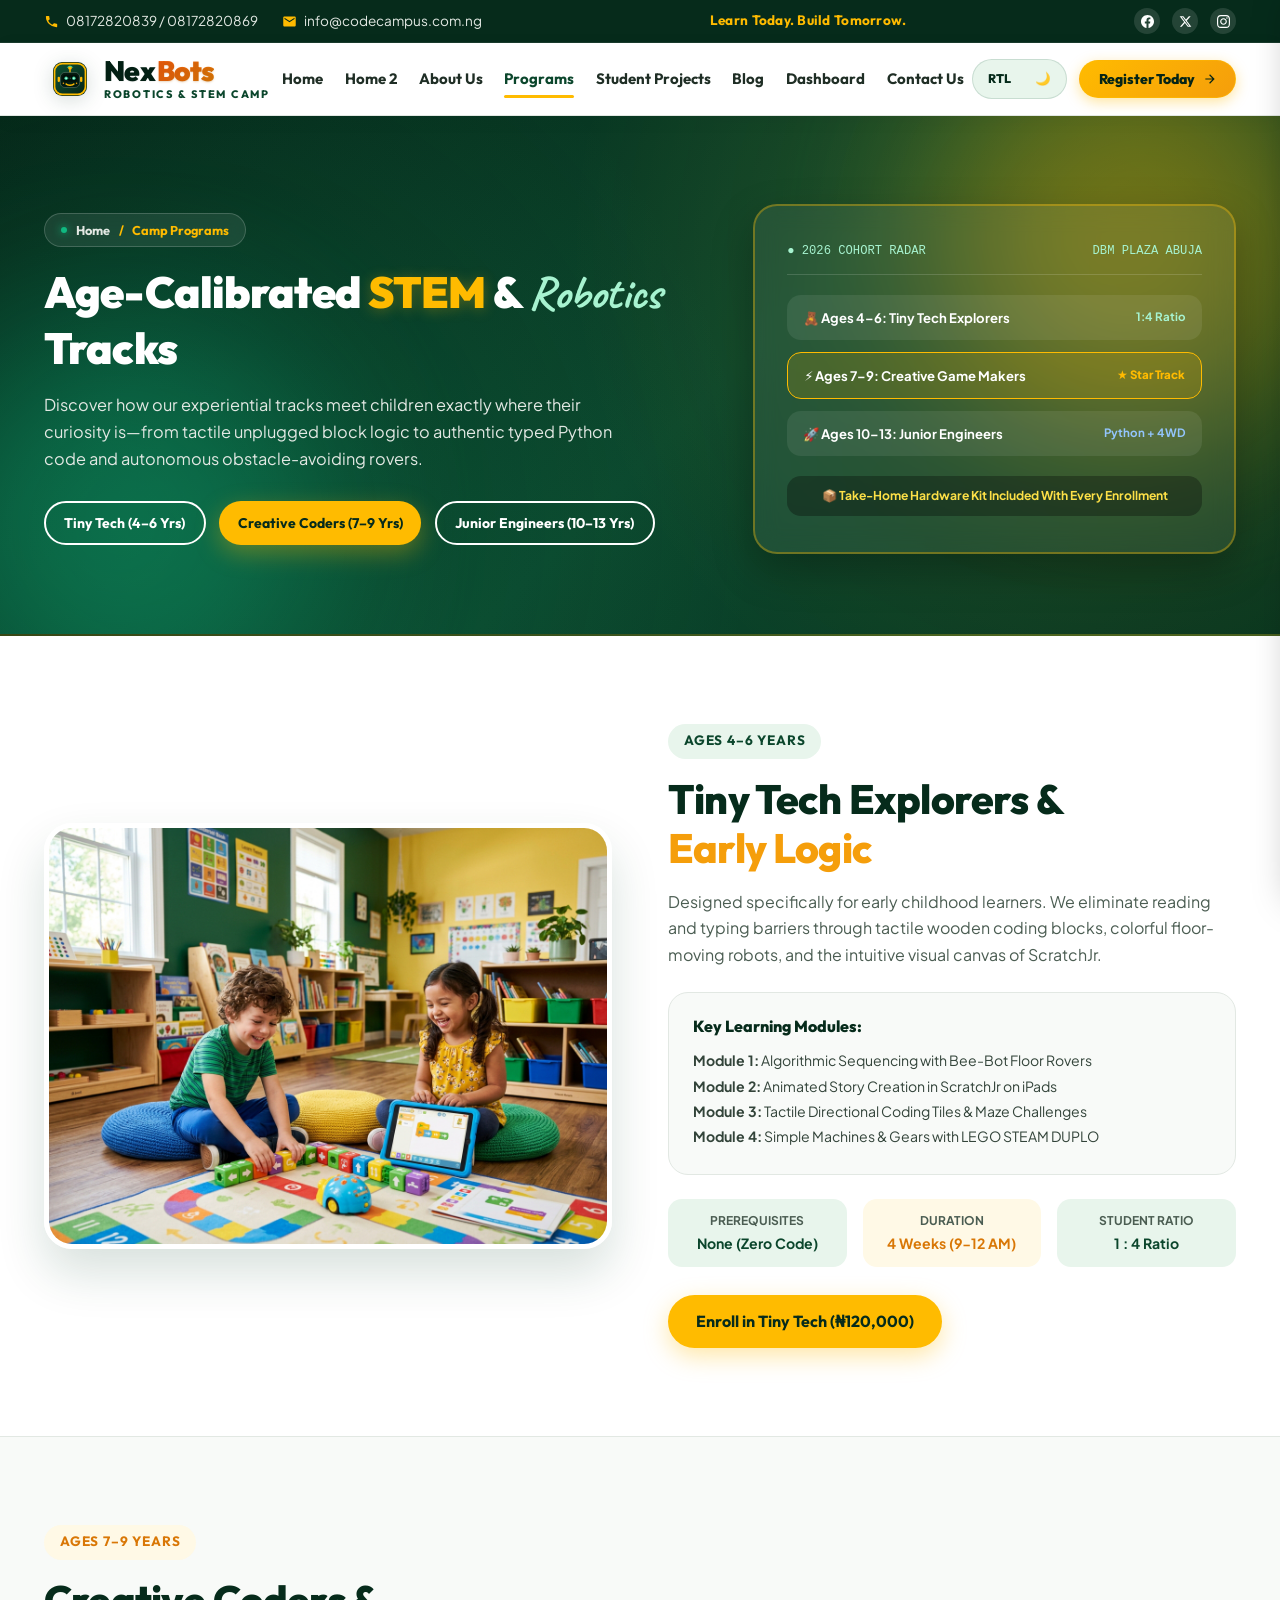
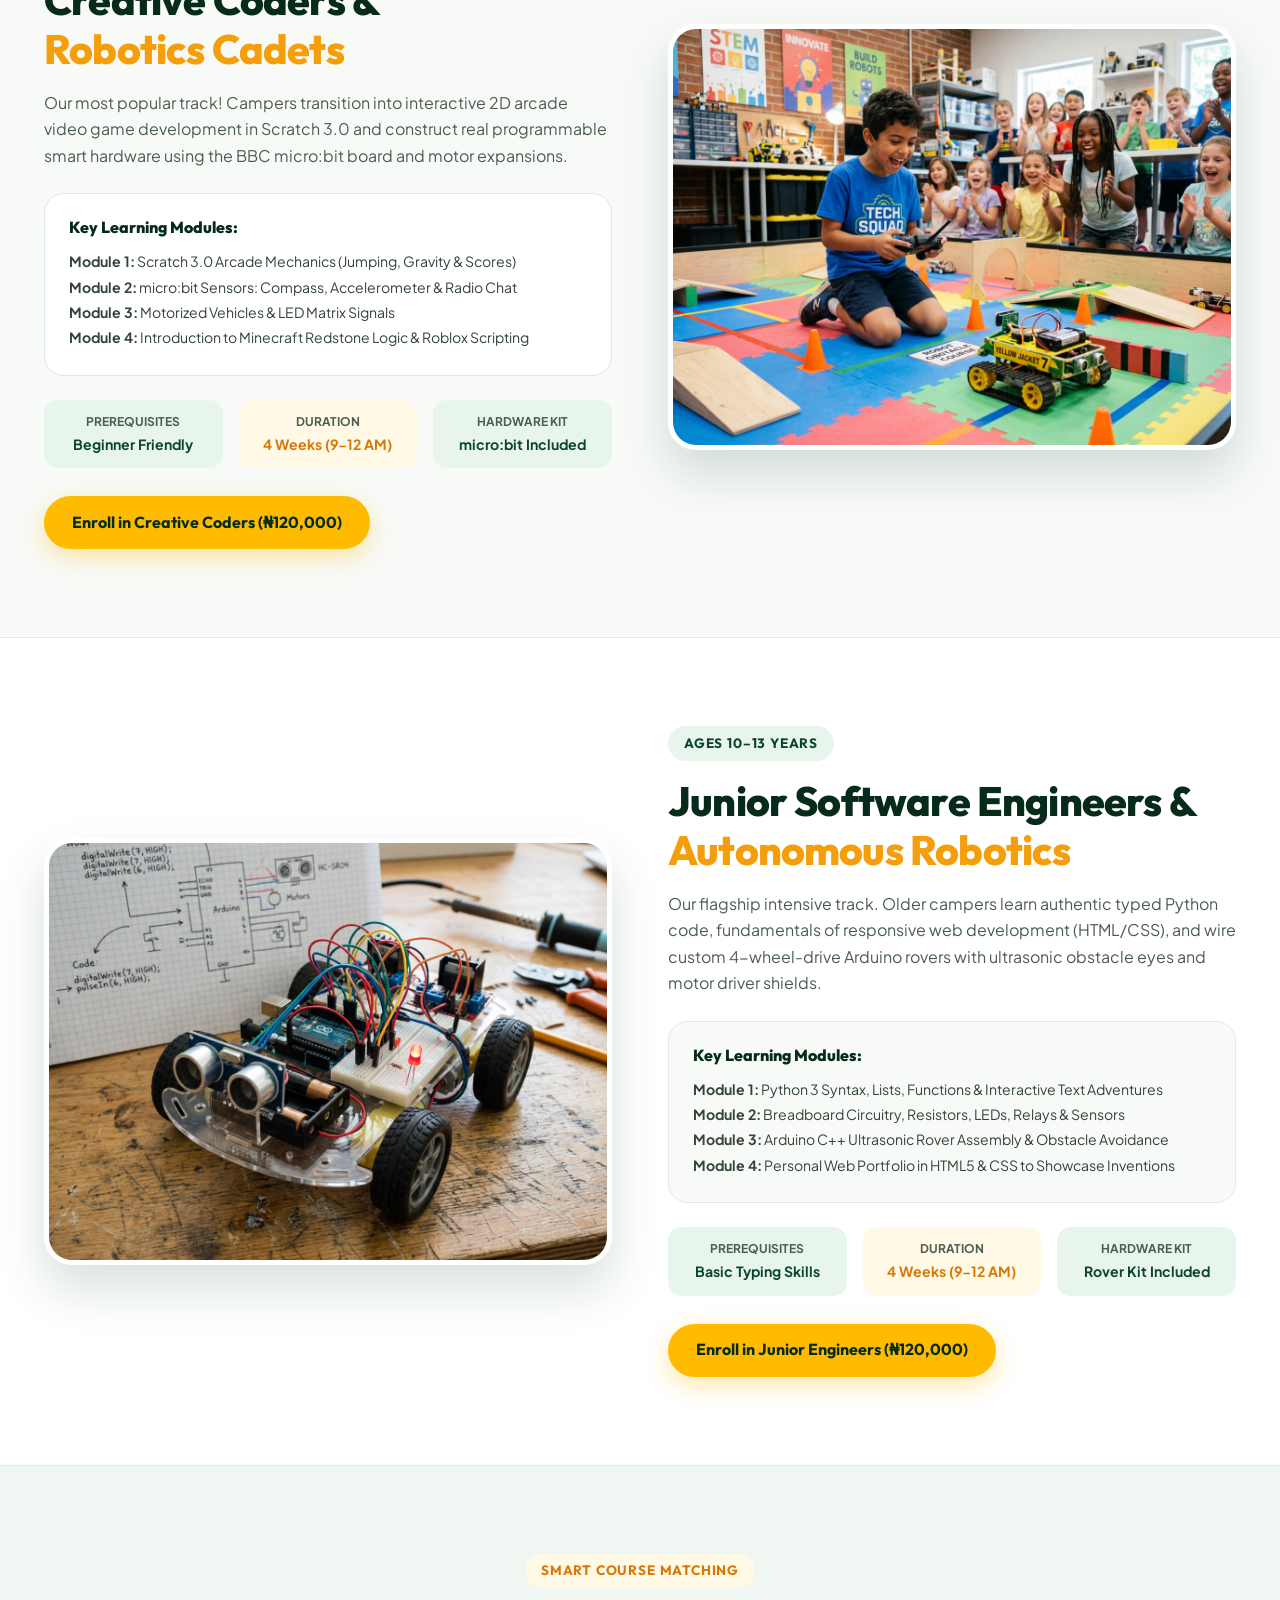
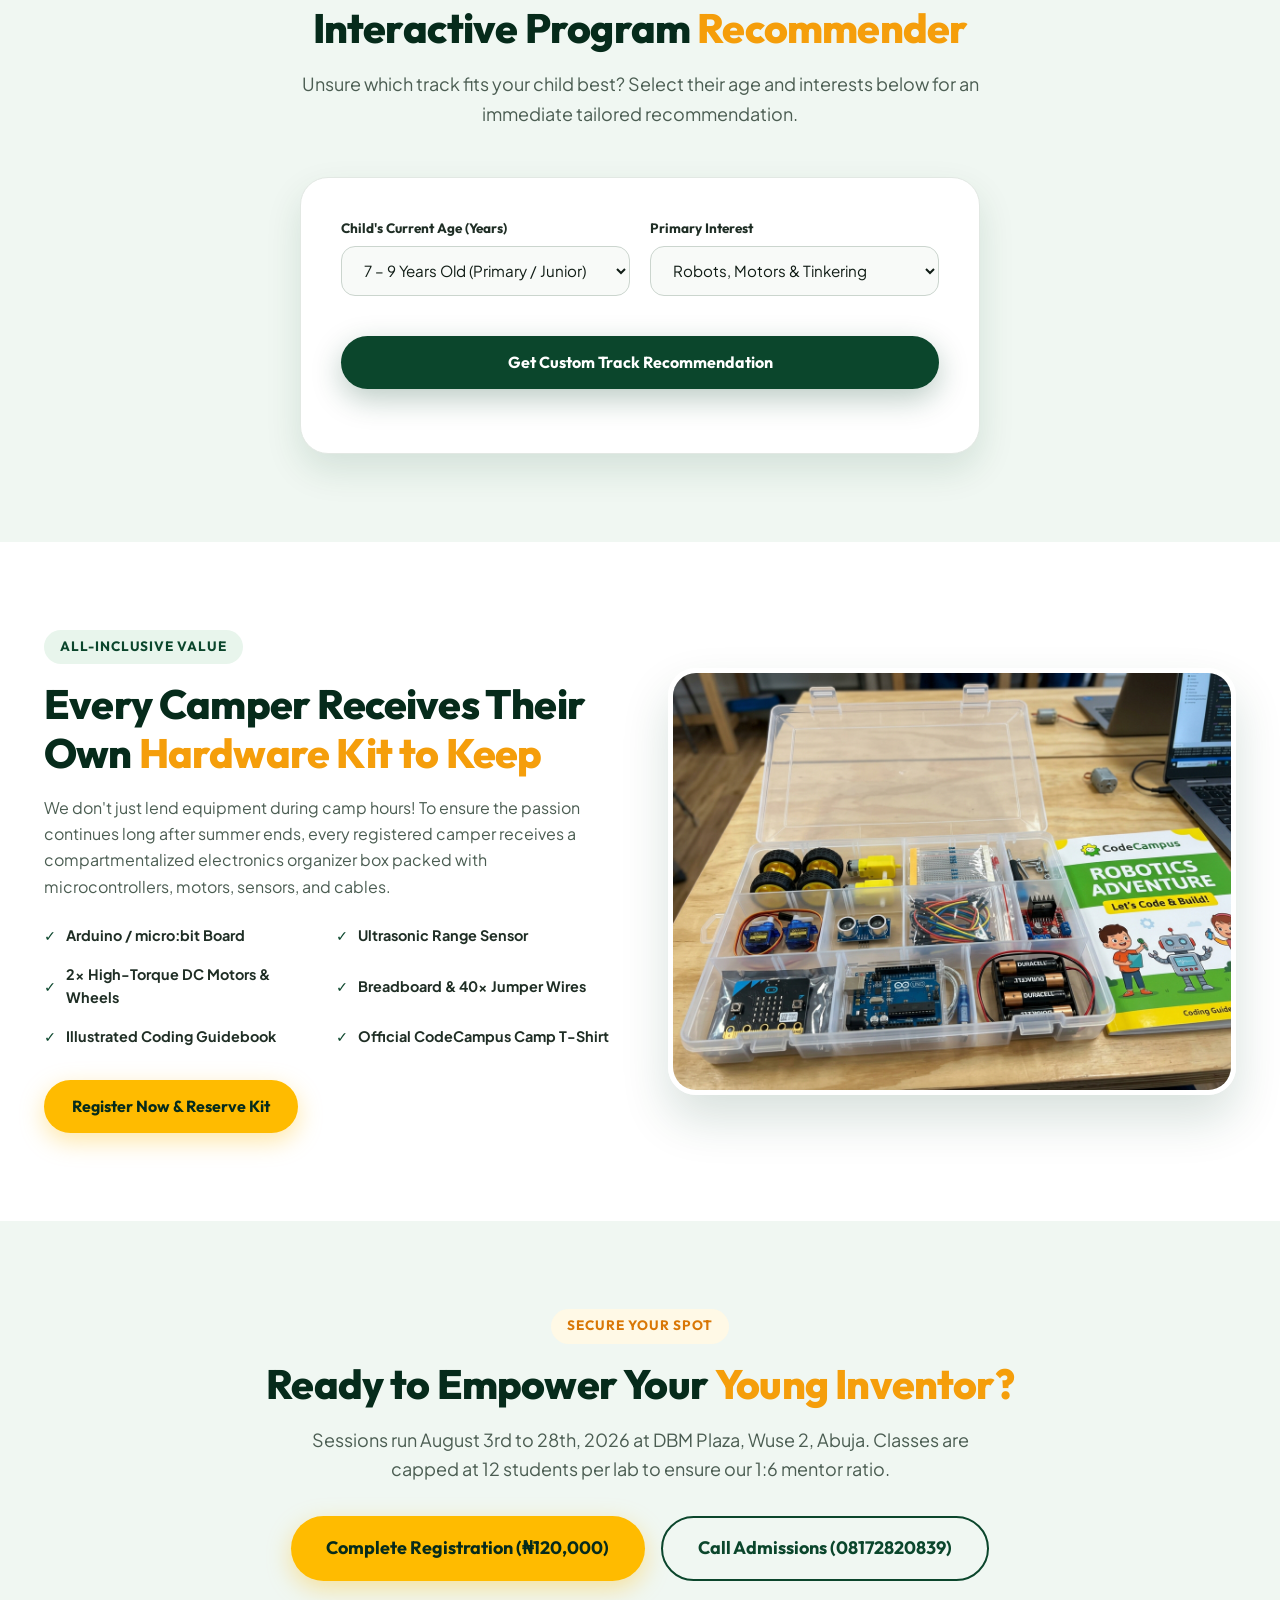
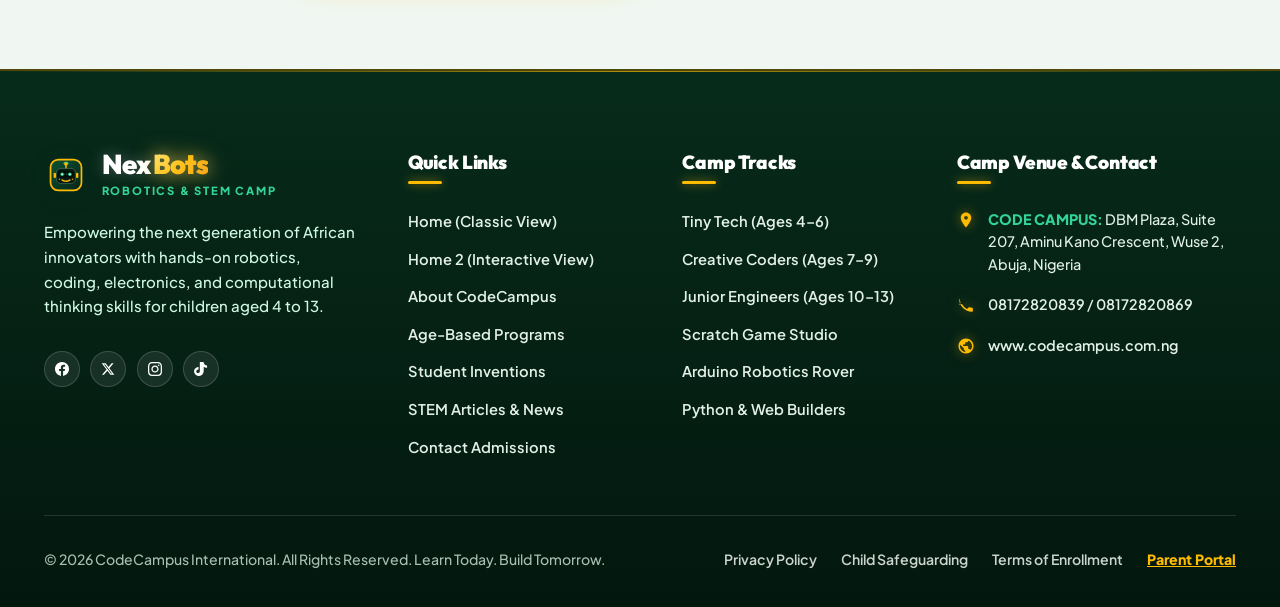
<file: programs.html>
<!DOCTYPE html>
<html lang="en">
<head>
  <meta charset="UTF-8">
  <meta name="viewport" content="width=device-width, initial-scale=1.0">
  <title>Programs & Curriculum | Kids Robotics & Coding Summer Camp</title>
  <meta name="description" content="Explore our age-based summer coding and robotics tracks for ages 4–6, 7–9, and 10–13. Scratch, Python, Arduino rovers, micro:bit, and take-home hardware kits.">
  <link rel="icon" type="image/svg+xml" href="assets/images/favicon.svg">
  <link rel="stylesheet" href="assets/css/style.css">
  <script>
    (function(){
      const t = localStorage.getItem('codecampus_theme');
      if (t === 'dark') document.documentElement.setAttribute('data-theme', 'dark');
      const d = localStorage.getItem('codecampus_dir');
      if (d === 'rtl') document.documentElement.setAttribute('dir', 'rtl');
    })();
  </script>
</head>
<body>

  <!-- Top Bar -->
  <div class="top-bar">
    <div class="container">
      <div class="top-bar-contact">
        <a href="tel:08172820839" class="top-bar-item">
          <svg width="15" height="15" fill="currentColor" viewBox="0 0 24 24"><path d="M6.62 10.79a15.05 15.05 0 006.59 6.59l2.2-2.2a1 1 0 011.02-.24 11.72 11.72 0 003.68.59 1 1 0 011 1V20a1 1 0 01-1 1A17 17 0 013 4a1 1 0 011-1h3.5a1 1 0 011 1 11.72 11.72 0 00.59 3.68 1 1 0 01-.24 1.02l-2.23 2.09z"/></svg>
          <span>08172820839 / 08172820869</span>
        </a>
        <a href="mailto:info@codecampus.com.ng" class="top-bar-item">
          <svg width="15" height="15" fill="currentColor" viewBox="0 0 24 24"><path d="M20 4H4c-1.1 0-1.99.9-1.99 2L2 18c0 1.1.9 2 2 2h16c1.1 0 2-.9 2-2V6c0-1.1-.9-2-2-2zm0 4l-8 5-8-5V6l8 5 8-5v2z"/></svg>
          <span>info@codecampus.com.ng</span>
        </a>
      </div>
      <div class="top-bar-motto">Learn Today. Build Tomorrow.</div>
      <div class="top-bar-social">
        <a href="#" aria-label="Facebook"><svg width="13" height="13" fill="currentColor" viewBox="0 0 24 24"><path d="M24 12.073c0-6.627-5.373-12-12-12s-12 5.373-12 12c0 5.99 4.388 10.954 10.125 11.854v-8.385H7.078v-3.47h3.047V9.43c0-3.007 1.792-4.669 4.533-4.669 1.312 0 2.686.235 2.686.235v2.953H15.83c-1.491 0-1.956.925-1.956 1.874v2.25h3.328l-.532 3.47h-2.796v8.385C19.612 23.027 24 18.062 24 12.073z"/></svg></a>
        <a href="#" aria-label="Twitter"><svg width="13" height="13" fill="currentColor" viewBox="0 0 24 24"><path d="M18.244 2.25h3.308l-7.227 8.26 8.502 11.24H16.17l-5.214-6.817L4.99 21.75H1.68l7.73-8.835L1.254 2.25H8.08l4.713 6.231zm-1.161 17.52h1.833L7.084 4.126H5.117z"/></svg></a>
        <a href="#" aria-label="Instagram"><svg width="13" height="13" fill="currentColor" viewBox="0 0 24 24"><path d="M12 2.163c3.204 0 3.584.012 4.85.07 3.252.148 4.771 1.691 4.919 4.919.058 1.265.069 1.645.069 4.849 0 3.205-.012 3.584-.069 4.849-.149 3.225-1.664 4.771-4.919 4.919-1.266.058-1.644.07-4.85.07-3.204 0-3.584-.012-4.849-.07-3.26-.149-4.771-1.699-4.919-4.92-.058-1.265-.07-1.644-.07-4.849 0-3.204.013-3.583.07-4.849.149-3.227 1.664-4.771 4.919-4.919 1.266-.057 1.645-.069 4.849-.069zm0-2.163c-3.259 0-3.667.014-4.947.072-4.358.2-6.78 2.618-6.98 6.98-.059 1.281-.073 1.689-.073 4.948 0 3.259.014 3.668.072 4.948.2 4.358 2.618 6.78 6.98 6.98 1.281.058 1.689.072 4.948.072 3.259 0 3.668-.014 4.948-.072 4.354-.2 6.782-2.618 6.979-6.98.059-1.28.073-1.689.073-4.948 0-3.259-.014-3.667-.072-4.947-.196-4.354-2.617-6.78-6.979-6.98-1.281-.059-1.69-.073-4.949-.073zm0 5.838c-3.403 0-6.162 2.759-6.162 6.162s2.759 6.163 6.162 6.163 6.162-2.759 6.162-6.163c0-3.403-2.759-6.162-6.162-6.162zm0 10.162c-2.209 0-4-1.79-4-4 0-2.209 1.791-4 4-4s4 1.791 4 4c0 2.21-1.791 4-4 4zm6.406-11.845c-.796 0-1.441.645-1.441 1.44s.645 1.44 1.441 1.44c.795 0 1.439-.645 1.439-1.44s-.644-1.44-1.439-1.44z"/></svg></a>
      </div>
    </div>
  </div>

  <!-- Header -->
  <header class="site-header">
    <div class="container header-container">
      <a href="index.html" class="brand-logo" aria-label="NexBots Home">
        <div class="brand-logo-mark">
          <svg width="34" height="34" viewBox="0 0 44 44" fill="none" xmlns="http://www.w3.org/2000/svg">
            <rect width="44" height="44" rx="12" fill="#062b1b"/>
            <rect x="2" y="2" width="40" height="40" rx="10" fill="url(#nexBadgeGradHdrProg)" stroke="#ffbb00" stroke-width="2.2"/>
            <circle cx="22" cy="7.5" r="2.5" fill="#ffbb00"/>
            <path d="M22 10V13" stroke="#ffbb00" stroke-width="1.8" stroke-linecap="round"/>
            <path d="M18.5 7C18.5 7 19.5 5.5 22 5.5C24.5 5.5 25.5 7 25.5 7" stroke="#34d399" stroke-width="1.2" stroke-linecap="round"/>
            <rect x="6" y="19" width="3" height="7" rx="1.5" fill="#ffbb00"/>
            <rect x="35" y="19" width="3" height="7" rx="1.5" fill="#ffbb00"/>
            <rect x="9.5" y="13.5" width="25" height="19.5" rx="6" fill="#041c11" stroke="rgba(255,255,255,0.22)" stroke-width="1.2"/>
            <rect x="12" y="16.5" width="20" height="9" rx="4.5" fill="#020f09"/>
            <circle cx="17" cy="21" r="2.2" fill="#34d399"/>
            <circle cx="17" cy="21" r="0.9" fill="#ffffff"/>
            <circle cx="27" cy="21" r="2.2" fill="#34d399"/>
            <circle cx="27" cy="21" r="0.9" fill="#ffffff"/>
            <path d="M20 21H24" stroke="rgba(52, 211, 153, 0.6)" stroke-width="1.2" stroke-dasharray="1 1"/>
            <path d="M17 28.5C18.5 30.5 25.5 30.5 27 28.5" stroke="#ffbb00" stroke-width="2" stroke-linecap="round"/>
            <circle cx="13.5" cy="27.5" r="1" fill="#f59e0b"/>
            <circle cx="30.5" cy="27.5" r="1" fill="#f59e0b"/>
            <defs>
              <linearGradient id="nexBadgeGradHdrProg" x1="2" y1="2" x2="42" y2="42" gradientUnits="userSpaceOnUse">
                <stop offset="0%" stop-color="#0e5335"/>
                <stop offset="100%" stop-color="#052416"/>
              </linearGradient>
            </defs>
          </svg>
        </div>
        <div class="brand-logo-text">
          <span class="title">Nex<span class="highlight-bots">Bots</span></span>
          <span class="subtext">Robotics &amp; STEM Camp</span>
        </div>
      </a>

      <nav class="main-nav">
        <ul class="nav-links">
          <li><a href="index.html" class="nav-link">Home</a></li>
          <li><a href="home-2.html" class="nav-link">Home 2</a></li>
          <li><a href="about.html" class="nav-link">About Us</a></li>
          <li><a href="programs.html" class="nav-link active">Programs</a></li>
          <li><a href="projects.html" class="nav-link">Student Projects</a></li>
          <li><a href="blog.html" class="nav-link">Blog</a></li>
          <li><a href="user-dashboard.html" class="nav-link">Dashboard</a></li>
          <li><a href="contact.html" class="nav-link">Contact Us</a></li>
        </ul>
      </nav>

      <div class="header-actions">
        <!-- RTL & Theme Toggle Controls -->
        <div class="header-utils">
          <button type="button" class="header-util-btn rtl-toggle-btn" title="Toggle RTL / LTR text direction" aria-label="Toggle text direction">
            <span class="rtl-label">RTL</span>
          </button>
          <button type="button" class="header-util-btn theme-toggle-btn" title="Toggle Dark / Light mode" aria-label="Toggle theme">
            <span class="theme-icon-moon">🌙</span>
            <span class="theme-icon-sun" style="display:none;">☀️</span>
          </button>
        </div>

        <!-- Header Primary CTA Button -->
        <a href="contact.html" class="btn-header-cta open-portal-btn" data-auth-mode="register" id="headerCtaBtn" title="Register for Kids Summer Camp 2026">
          <span>Register Today</span>
          <svg width="14" height="14" viewBox="0 0 24 24" fill="currentColor">
            <path d="M12 4l-1.41 1.41L16.17 11H4v2h12.17l-5.58 5.59L12 20l8-8z"/>
          </svg>
        </a>

        <button type="button" class="nav-toggle-btn" id="mobileNavToggle" aria-label="Open menu" title="Open navigation menu">
          <svg width="22" height="22" viewBox="0 0 24 24" fill="none" stroke="currentColor" stroke-width="2.3" stroke-linecap="round">
            <line x1="4" y1="6" x2="20" y2="6"></line>
            <line x1="4" y1="12" x2="20" y2="12"></line>
            <line x1="4" y1="18" x2="20" y2="18"></line>
          </svg>
        </button>
      </div>
    </div>
  </header>

  <!-- Mobile Drawer -->
  <div class="mobile-nav-backdrop" id="mobileNavBackdrop"></div>
  <aside class="mobile-nav-drawer" id="mobileNavDrawer" aria-label="Mobile Navigation Menu">
    <div class="mobile-drawer-top">
      <a href="index.html" class="brand-logo" aria-label="NexBots Home">
        <div class="brand-logo-mark">
          <svg width="32" height="32" viewBox="0 0 44 44" fill="none" xmlns="http://www.w3.org/2000/svg">
            <rect width="44" height="44" rx="12" fill="#062b1b" />
            <rect x="2" y="2" width="40" height="40" rx="10" fill="url(#nexBadgeGradMobProg)" stroke="#ffbb00" stroke-width="2.2" />
            <circle cx="22" cy="7.5" r="2.5" fill="#ffbb00" />
            <path d="M22 10V13" stroke="#ffbb00" stroke-width="1.8" stroke-linecap="round" />
            <circle cx="17" cy="21" r="2.2" fill="#34d399" />
            <circle cx="27" cy="21" r="2.2" fill="#34d399" />
            <path d="M17 28.5C18.5 30.5 25.5 30.5 27 28.5" stroke="#ffbb00" stroke-width="2" stroke-linecap="round" />
            <defs>
              <linearGradient id="nexBadgeGradMobProg" x1="2" y1="2" x2="42" y2="42" gradientUnits="userSpaceOnUse">
                <stop offset="0%" stop-color="#0e5335" />
                <stop offset="100%" stop-color="#052416" />
              </linearGradient>
            </defs>
          </svg>
        </div>
        <div class="brand-logo-text">
          <span class="title" style="font-size: 1.35rem;">Nex<span class="highlight-bots">Bots</span></span>
          <span class="subtext">Robotics &amp; STEM Camp</span>
        </div>
      </a>
      <button type="button" class="mobile-drawer-close" id="mobileNavClose" aria-label="Close menu">&times;</button>
    </div>

    <!-- Navigation Links -->
    <nav class="mobile-nav-links">
      <a href="index.html" class="mobile-nav-link">Home</a>
      <a href="home-2.html" class="mobile-nav-link">Home 2 (Alt View)</a>
      <a href="about.html" class="mobile-nav-link">About Us</a>
      <a href="programs.html" class="mobile-nav-link active">Camp Programs</a>
      <a href="projects.html" class="mobile-nav-link">Student Projects</a>
      <a href="blog.html" class="mobile-nav-link">Blog &amp; News</a>
      <a href="user-dashboard.html" class="mobile-nav-link">Dashboard</a>
      <a href="contact.html" class="mobile-nav-link">Contact Us</a>
    </nav>

    <!-- Mobile Registration CTA -->
    <div class="mobile-drawer-cta-wrap">
      <a href="contact.html" class="btn btn-primary mobile-drawer-cta" style="width: 100%; display: flex; align-items: center; justify-content: center; gap: 0.5rem; padding: 0.85rem 1rem;">
        <span>Register Camp 2026 (₦120k)</span>
        <svg width="14" height="14" viewBox="0 0 24 24" fill="currentColor"><path d="M12 4l-1.41 1.41L16.17 11H4v2h12.17l-5.58 5.59L12 20l8-8z"/></svg>
      </a>
    </div>
  </aside>

  <!-- ==========================================================================
       SECTION 1: PROGRAMS HERO
       ========================================================================== -->
  <!-- ==========================================================================
       SECTION 1: UNIFIED PROGRAMS HERO
       ========================================================================== -->
  <section class="subpage-hero-unified">
    <div class="subpage-ambient-orb orb-amber"></div>
    <div class="subpage-ambient-orb orb-emerald"></div>

    <div class="container">
      <div class="subpage-hero-grid">
        <div>
          <!-- Live Breadcrumb Badge -->
          <div class="subpage-breadcrumb">
            <span class="subpage-breadcrumb-dot"></span>
            <a href="index.html">Home</a>
            <span>/</span>
            <span>Camp Programs</span>
          </div>

          <h1 class="subpage-hero-title">
            Age-Calibrated <span class="gold">STEM</span> &amp; <span class="script">Robotics</span> Tracks
          </h1>

          <p class="subpage-hero-subtitle">
            Discover how our experiential tracks meet children exactly where their curiosity is—from tactile unplugged block logic to authentic typed Python code and autonomous obstacle-avoiding rovers.
          </p>

          <div style="display: flex; gap: 0.85rem; flex-wrap: wrap;">
            <a href="#track-tiny" class="btn btn-outline-white btn-sm">Tiny Tech (4–6 Yrs)</a>
            <a href="#track-makers" class="btn btn-primary btn-sm">Creative Coders (7–9 Yrs)</a>
            <a href="#track-engineers" class="btn btn-outline-white btn-sm">Junior Engineers (10–13 Yrs)</a>
          </div>
        </div>

        <!-- Unique Right Curriculum Dial Card -->
        <div>
          <div class="subpage-tracks-dial">
            <div class="subpage-tracks-dial-header">
              <span>● 2026 COHORT RADAR</span>
              <span>DBM PLAZA ABUJA</span>
            </div>

            <div class="subpage-dial-chips">
              <div class="subpage-dial-chip-row">
                <span>🧸 Ages 4–6: Tiny Tech Explorers</span>
                <span style="color: #a7f3d0; font-size: 0.72rem;">1:4 Ratio</span>
              </div>
              <div class="subpage-dial-chip-row star">
                <span>⚡ Ages 7–9: Creative Game Makers</span>
                <span style="color: var(--color-yellow-bright); font-size: 0.72rem; font-weight: 800;">★ Star Track</span>
              </div>
              <div class="subpage-dial-chip-row">
                <span>🚀 Ages 10–13: Junior Engineers</span>
                <span style="color: #93c5fd; font-size: 0.72rem;">Python + 4WD</span>
              </div>
            </div>

            <div style="background: rgba(0,0,0,0.3); border-radius: var(--radius-md); padding: 0.65rem 0.85rem; font-size: 0.76rem; color: #fde047; text-align: center; font-weight: 700;">
              📦 Take-Home Hardware Kit Included With Every Enrollment
            </div>
          </div>
        </div>
      </div>
    </div>
  </section>

  <!-- ==========================================================================
       SECTION 2: TRACK 1 DEEP-DIVE (AGES 4–6)
       ========================================================================== -->
  <section class="section-spacing" id="track-tiny" style="background: var(--color-white); border-bottom: 1px solid var(--color-gray-200);">
    <div class="container">
      <div class="two-col-showcase-grid">
        <div>
          <img src="assets/images/young-kids-tinkering.jpg" alt="Ages 4-6 Tiny Tech Explorers" style="border-radius: var(--radius-xl); box-shadow: var(--shadow-xl); border: 5px solid var(--color-white);" width="600" height="450">
        </div>

        <div>
          <span class="section-tag">Ages 4–6 Years</span>
          <h2 class="section-title">Tiny Tech Explorers & <span class="highlight">Early Logic</span></h2>
          <p style="color: var(--color-gray-600); line-height: 1.65; margin-bottom: 1.5rem;">
            Designed specifically for early childhood learners. We eliminate reading and typing barriers through tactile wooden coding blocks, colorful floor-moving robots, and the intuitive visual canvas of ScratchJr.
          </p>

          <div style="background: var(--color-gray-50); border-radius: var(--radius-lg); padding: 1.5rem; margin-bottom: 1.5rem; border: 1px solid var(--color-gray-200);">
            <h4 style="font-size: 1rem; color: var(--color-green-darkest); margin-bottom: 0.75rem;">Key Learning Modules:</h4>
            <ul style="font-size: 0.88rem; color: var(--color-gray-700); line-height: 1.8;">
              <li><strong>Module 1:</strong> Algorithmic Sequencing with Bee-Bot Floor Rovers</li>
              <li><strong>Module 2:</strong> Animated Story Creation in ScratchJr on iPads</li>
              <li><strong>Module 3:</strong> Tactile Directional Coding Tiles & Maze Challenges</li>
              <li><strong>Module 4:</strong> Simple Machines & Gears with LEGO STEAM DUPLO</li>
            </ul>
          </div>

          <div class="track-meta-triplet">
            <div style="background: var(--color-green-subtle); padding: 0.75rem; border-radius: var(--radius-md); text-align: center;">
              <span style="display: block; font-size: 0.75rem; color: var(--color-gray-600); font-weight: 700;">PREREQUISITES</span>
              <strong style="color: var(--color-green-primary); font-size: 0.88rem;">None (Zero Code)</strong>
            </div>
            <div style="background: var(--color-yellow-soft); padding: 0.75rem; border-radius: var(--radius-md); text-align: center;">
              <span style="display: block; font-size: 0.75rem; color: var(--color-gray-600); font-weight: 700;">DURATION</span>
              <strong style="color: var(--color-orange-deep); font-size: 0.88rem;">4 Weeks (9-12 AM)</strong>
            </div>
            <div style="background: var(--color-green-subtle); padding: 0.75rem; border-radius: var(--radius-md); text-align: center;">
              <span style="display: block; font-size: 0.75rem; color: var(--color-gray-600); font-weight: 700;">STUDENT RATIO</span>
              <strong style="color: var(--color-green-primary); font-size: 0.88rem;">1 : 4 Ratio</strong>
            </div>
          </div>

          <a href="contact.html?track=tiny" class="btn btn-primary">Enroll in Tiny Tech (₦120,000)</a>
        </div>
      </div>
    </div>
  </section>

  <!-- ==========================================================================
       SECTION 3: TRACK 2 DEEP-DIVE (AGES 7–9)
       ========================================================================== -->
  <section class="section-spacing" id="track-makers" style="background: var(--color-gray-50); border-bottom: 1px solid var(--color-gray-200);">
    <div class="container">
      <div class="two-col-showcase-grid">
        <div>
          <span class="section-tag yellow">Ages 7–9 Years</span>
          <h2 class="section-title">Creative Coders & <span class="highlight">Robotics Cadets</span></h2>
          <p style="color: var(--color-gray-600); line-height: 1.65; margin-bottom: 1.5rem;">
            Our most popular track! Campers transition into interactive 2D arcade video game development in Scratch 3.0 and construct real programmable smart hardware using the BBC micro:bit board and motor expansions.
          </p>

          <div style="background: var(--color-white); border-radius: var(--radius-lg); padding: 1.5rem; margin-bottom: 1.5rem; border: 1px solid var(--color-gray-200);">
            <h4 style="font-size: 1rem; color: var(--color-green-darkest); margin-bottom: 0.75rem;">Key Learning Modules:</h4>
            <ul style="font-size: 0.88rem; color: var(--color-gray-700); line-height: 1.8;">
              <li><strong>Module 1:</strong> Scratch 3.0 Arcade Mechanics (Jumping, Gravity & Scores)</li>
              <li><strong>Module 2:</strong> micro:bit Sensors: Compass, Accelerometer & Radio Chat</li>
              <li><strong>Module 3:</strong> Motorized Vehicles & LED Matrix Signals</li>
              <li><strong>Module 4:</strong> Introduction to Minecraft Redstone Logic & Roblox Scripting</li>
            </ul>
          </div>

          <div class="track-meta-triplet">
            <div style="background: var(--color-green-subtle); padding: 0.75rem; border-radius: var(--radius-md); text-align: center;">
              <span style="display: block; font-size: 0.75rem; color: var(--color-gray-600); font-weight: 700;">PREREQUISITES</span>
              <strong style="color: var(--color-green-primary); font-size: 0.88rem;">Beginner Friendly</strong>
            </div>
            <div style="background: var(--color-yellow-soft); padding: 0.75rem; border-radius: var(--radius-md); text-align: center;">
              <span style="display: block; font-size: 0.75rem; color: var(--color-gray-600); font-weight: 700;">DURATION</span>
              <strong style="color: var(--color-orange-deep); font-size: 0.88rem;">4 Weeks (9-12 AM)</strong>
            </div>
            <div style="background: var(--color-green-subtle); padding: 0.75rem; border-radius: var(--radius-md); text-align: center;">
              <span style="display: block; font-size: 0.75rem; color: var(--color-gray-600); font-weight: 700;">HARDWARE KIT</span>
              <strong style="color: var(--color-green-primary); font-size: 0.88rem;">micro:bit Included</strong>
            </div>
          </div>

          <a href="contact.html?track=makers" class="btn btn-primary">Enroll in Creative Coders (₦120,000)</a>
        </div>

        <div>
          <img src="assets/images/kid-robotics-builder.jpg" alt="Ages 7-9 Creative Coders" style="border-radius: var(--radius-xl); box-shadow: var(--shadow-xl); border: 5px solid var(--color-white);" width="600" height="450">
        </div>
      </div>
    </div>
  </section>

  <!-- ==========================================================================
       SECTION 4: TRACK 3 DEEP-DIVE (AGES 10–13)
       ========================================================================== -->
  <section class="section-spacing" id="track-engineers" style="background: var(--color-white); border-bottom: 1px solid var(--color-gray-200);">
    <div class="container">
      <div class="two-col-showcase-grid">
        <div>
          <img src="assets/images/project-obstacle-robot.jpg" alt="Ages 10-13 Junior Software Engineers" style="border-radius: var(--radius-xl); box-shadow: var(--shadow-xl); border: 5px solid var(--color-white);" width="600" height="450">
        </div>

        <div>
          <span class="section-tag">Ages 10–13 Years</span>
          <h2 class="section-title">Junior Software Engineers & <span class="highlight">Autonomous Robotics</span></h2>
          <p style="color: var(--color-gray-600); line-height: 1.65; margin-bottom: 1.5rem;">
            Our flagship intensive track. Older campers learn authentic typed Python code, fundamentals of responsive web development (HTML/CSS), and wire custom 4-wheel-drive Arduino rovers with ultrasonic obstacle eyes and motor driver shields.
          </p>

          <div style="background: var(--color-gray-50); border-radius: var(--radius-lg); padding: 1.5rem; margin-bottom: 1.5rem; border: 1px solid var(--color-gray-200);">
            <h4 style="font-size: 1rem; color: var(--color-green-darkest); margin-bottom: 0.75rem;">Key Learning Modules:</h4>
            <ul style="font-size: 0.88rem; color: var(--color-gray-700); line-height: 1.8;">
              <li><strong>Module 1:</strong> Python 3 Syntax, Lists, Functions & Interactive Text Adventures</li>
              <li><strong>Module 2:</strong> Breadboard Circuitry, Resistors, LEDs, Relays & Sensors</li>
              <li><strong>Module 3:</strong> Arduino C++ Ultrasonic Rover Assembly & Obstacle Avoidance</li>
              <li><strong>Module 4:</strong> Personal Web Portfolio in HTML5 & CSS to Showcase Inventions</li>
            </ul>
          </div>

          <div class="track-meta-triplet">
            <div style="background: var(--color-green-subtle); padding: 0.75rem; border-radius: var(--radius-md); text-align: center;">
              <span style="display: block; font-size: 0.75rem; color: var(--color-gray-600); font-weight: 700;">PREREQUISITES</span>
              <strong style="color: var(--color-green-primary); font-size: 0.88rem;">Basic Typing Skills</strong>
            </div>
            <div style="background: var(--color-yellow-soft); padding: 0.75rem; border-radius: var(--radius-md); text-align: center;">
              <span style="display: block; font-size: 0.75rem; color: var(--color-gray-600); font-weight: 700;">DURATION</span>
              <strong style="color: var(--color-orange-deep); font-size: 0.88rem;">4 Weeks (9-12 AM)</strong>
            </div>
            <div style="background: var(--color-green-subtle); padding: 0.75rem; border-radius: var(--radius-md); text-align: center;">
              <span style="display: block; font-size: 0.75rem; color: var(--color-gray-600); font-weight: 700;">HARDWARE KIT</span>
              <strong style="color: var(--color-green-primary); font-size: 0.88rem;">Rover Kit Included</strong>
            </div>
          </div>

          <a href="contact.html?track=engineers" class="btn btn-primary">Enroll in Junior Engineers (₦120,000)</a>
        </div>
      </div>
    </div>
  </section>

  <!-- ==========================================================================
       SECTION 5: INTERACTIVE PROGRAM FINDER / QUIZ
       ========================================================================== -->
  <section class="section-spacing" style="background: var(--color-green-tint);">
    <div class="container">
      <div class="text-center" style="max-width: 700px; margin: 0 auto 3rem;">
        <span class="section-tag yellow">Smart Course Matching</span>
        <h2 class="section-title">Interactive Program <span class="highlight">Recommender</span></h2>
        <p class="section-subtitle">Unsure which track fits your child best? Select their age and interests below for an immediate tailored recommendation.</p>
      </div>

      <div style="max-width: 680px; margin: 0 auto; background: var(--color-white); padding: 2.5rem; border-radius: var(--radius-xl); box-shadow: var(--shadow-lg); border: 1px solid var(--color-gray-200);">
        <form id="programQuizForm">
          <div class="form-group-row">
            <div class="form-group">
              <label class="form-label" for="quizAge">Child's Current Age (Years)</label>
              <select id="quizAge" class="form-control" required>
                <option value="5">4 – 6 Years Old (Early Childhood)</option>
                <option value="8" selected>7 – 9 Years Old (Primary / Junior)</option>
                <option value="11">10 – 13 Years Old (Middle School / Prep)</option>
              </select>
            </div>

            <div class="form-group">
              <label class="form-label" for="quizInterest">Primary Interest</label>
              <select id="quizInterest" class="form-control" required>
                <option value="gaming">Video Games & Animation</option>
                <option value="robotics" selected>Robots, Motors & Tinkering</option>
                <option value="problem">Math, Puzzles & Logic</option>
                <option value="websites">Websites & Real Code</option>
              </select>
            </div>
          </div>

          <button type="submit" class="btn btn-green" style="width: 100%;">Get Custom Track Recommendation</button>
        </form>

        <div id="quizResultBox" style="margin-top: 1.5rem;"></div>
      </div>
    </div>
  </section>

  <!-- ==========================================================================
       SECTION 6: WHAT'S INCLUDED IN EVERY PROGRAM (THE TAKE-HOME KIT)
       ========================================================================== -->
  <section class="section-spacing" style="background: var(--color-white);">
    <div class="container">
      <div class="two-col-showcase-grid">
        <div>
          <span class="section-tag">All-Inclusive Value</span>
          <h2 class="section-title">Every Camper Receives Their Own <span class="highlight">Hardware Kit to Keep</span></h2>
          <p style="color: var(--color-gray-600); line-height: 1.65; margin-bottom: 1.5rem;">
            We don't just lend equipment during camp hours! To ensure the passion continues long after summer ends, every registered camper receives a compartmentalized electronics organizer box packed with microcontrollers, motors, sensors, and cables.
          </p>

          <div class="kit-checklist-grid">
            <div style="display: flex; align-items: center; gap: 0.6rem; font-size: 0.9rem; font-weight: 700; color: var(--color-gray-800);">
              <span style="color: var(--color-green-primary);">✓</span> Arduino / micro:bit Board
            </div>
            <div style="display: flex; align-items: center; gap: 0.6rem; font-size: 0.9rem; font-weight: 700; color: var(--color-gray-800);">
              <span style="color: var(--color-green-primary);">✓</span> Ultrasonic Range Sensor
            </div>
            <div style="display: flex; align-items: center; gap: 0.6rem; font-size: 0.9rem; font-weight: 700; color: var(--color-gray-800);">
              <span style="color: var(--color-green-primary);">✓</span> 2x High-Torque DC Motors & Wheels
            </div>
            <div style="display: flex; align-items: center; gap: 0.6rem; font-size: 0.9rem; font-weight: 700; color: var(--color-gray-800);">
              <span style="color: var(--color-green-primary);">✓</span> Breadboard & 40x Jumper Wires
            </div>
            <div style="display: flex; align-items: center; gap: 0.6rem; font-size: 0.9rem; font-weight: 700; color: var(--color-gray-800);">
              <span style="color: var(--color-green-primary);">✓</span> Illustrated Coding Guidebook
            </div>
            <div style="display: flex; align-items: center; gap: 0.6rem; font-size: 0.9rem; font-weight: 700; color: var(--color-gray-800);">
              <span style="color: var(--color-green-primary);">✓</span> Official CodeCampus Camp T-Shirt
            </div>
          </div>

          <a href="contact.html" class="btn btn-primary">Register Now & Reserve Kit</a>
        </div>

        <div>
          <img src="assets/images/curriculum-kits.jpg" alt="CodeCampus Robotics Adventure Kit" style="border-radius: var(--radius-xl); box-shadow: var(--shadow-xl); border: 5px solid var(--color-white);" width="600" height="450">
        </div>
      </div>
    </div>
  </section>

  <!-- ==========================================================================
       SECTION 7: PROGRAM DATES & REGISTRATION CTA
       ========================================================================== -->
  <section class="section-spacing" style="background: var(--color-green-tint);">
    <div class="container text-center">
      <span class="section-tag yellow">Secure Your Spot</span>
      <h2 class="section-title">Ready to Empower Your <span class="highlight">Young Inventor?</span></h2>
      <p class="section-subtitle" style="margin-bottom: 2rem;">
        Sessions run August 3rd to 28th, 2026 at DBM Plaza, Wuse 2, Abuja. Classes are capped at 12 students per lab to ensure our 1:6 mentor ratio.
      </p>
      <div style="display: flex; justify-content: center; gap: 1rem; flex-wrap: wrap;">
        <a href="contact.html" class="btn btn-primary btn-lg">Complete Registration (₦120,000)</a>
        <a href="tel:08172820839" class="btn btn-outline-green btn-lg">Call Admissions (08172820839)</a>
      </div>
    </div>
  </section>

  <!-- Shared Footer -->
  <footer class="site-footer">
    <div class="container">
      <div class="footer-top-grid">
        <!-- Brand & Mission Column -->
        <div class="footer-brand-col">
          <a href="index.html" class="footer-logo" aria-label="NexBots Home">
            <div class="brand-logo-mark">
              <svg width="34" height="34" viewBox="0 0 44 44" fill="none" xmlns="http://www.w3.org/2000/svg">
                <rect width="44" height="44" rx="12" fill="#062b1b" />
                <rect x="2" y="2" width="40" height="40" rx="10" fill="url(#nexBadgeGradFtrShared)" stroke="#ffbb00" stroke-width="2.2" />
                <circle cx="22" cy="7.5" r="2.5" fill="#ffbb00" />
                <path d="M22 10V13" stroke="#ffbb00" stroke-width="1.8" stroke-linecap="round" />
                <path d="M18.5 7C18.5 7 19.5 5.5 22 5.5C24.5 5.5 25.5 7 25.5 7" stroke="#34d399" stroke-width="1.2" stroke-linecap="round" />
                <rect x="6" y="19" width="3" height="7" rx="1.5" fill="#ffbb00" />
                <rect x="35" y="19" width="3" height="7" rx="1.5" fill="#ffbb00" />
                <rect x="9.5" y="13.5" width="25" height="19.5" rx="6" fill="#041c11" stroke="rgba(255,255,255,0.22)" stroke-width="1.2" />
                <rect x="12" y="16.5" width="20" height="9" rx="4.5" fill="#020f09" />
                <circle cx="17" cy="21" r="2.2" fill="#34d399" />
                <circle cx="17" cy="21" r="0.9" fill="#ffffff" />
                <circle cx="27" cy="21" r="2.2" fill="#34d399" />
                <circle cx="27" cy="21" r="0.9" fill="#ffffff" />
                <path d="M20 21H24" stroke="rgba(52, 211, 153, 0.6)" stroke-width="1.2" stroke-dasharray="1 1" />
                <path d="M17 28.5C18.5 30.5 25.5 30.5 27 28.5" stroke="#ffbb00" stroke-width="2" stroke-linecap="round" />
                <circle cx="13.5" cy="27.5" r="1" fill="#f59e0b" />
                <circle cx="30.5" cy="27.5" r="1" fill="#f59e0b" />
                <defs>
                  <linearGradient id="nexBadgeGradFtrShared" x1="2" y1="2" x2="42" y2="42" gradientUnits="userSpaceOnUse">
                    <stop offset="0%" stop-color="#0e5335" />
                    <stop offset="100%" stop-color="#052416" />
                  </linearGradient>
                </defs>
              </svg>
            </div>
            <div class="footer-logo-text">
              <div class="title">Nex<span class="highlight-bots">Bots</span></div>
              <div class="subtext">Robotics &amp; STEM Camp</div>
            </div>
          </a>
          <p class="footer-brand-desc">
            Empowering the next generation of African innovators with hands-on robotics, coding, electronics, and
            computational thinking skills for children aged 4 to 13.
          </p>
          <div class="footer-social-strip">
            <a href="#" aria-label="Facebook"><svg width="14" height="14" fill="currentColor" viewBox="0 0 24 24"><path d="M24 12.073c0-6.627-5.373-12-12-12s-12 5.373-12 12c0 5.99 4.388 10.954 10.125 11.854v-8.385H7.078v-3.47h3.047V9.43c0-3.007 1.792-4.669 4.533-4.669 1.312 0 2.686.235 2.686.235v2.953H15.83c-1.491 0-1.956.925-1.956 1.874v2.25h3.328l-.532 3.47h-2.796v8.385C19.612 23.027 24 18.062 24 12.073z"/></svg></a>
            <a href="#" aria-label="X / Twitter"><svg width="14" height="14" fill="currentColor" viewBox="0 0 24 24"><path d="M18.244 2.25h3.308l-7.227 8.26 8.502 11.24H16.17l-5.214-6.817L4.99 21.75H1.68l7.73-8.835L1.254 2.25H8.08l4.713 6.231zm-1.161 17.52h1.833L7.084 4.126H5.117z"/></svg></a>
            <a href="#" aria-label="Instagram"><svg width="14" height="14" fill="currentColor" viewBox="0 0 24 24"><path d="M12 2.163c3.204 0 3.584.012 4.85.07 3.252.148 4.771 1.691 4.919 4.919.058 1.265.069 1.645.069 4.849 0 3.205-.012 3.584-.069 4.849-.149 3.225-1.664 4.771-4.919 4.919-1.266.058-1.644.07-4.85.07-3.204 0-3.584-.012-4.849-.07-3.26-.149-4.771-1.699-4.919-4.92-.058-1.265-.07-1.644-.07-4.849 0-3.204.013-3.583.07-4.849.149-3.227 1.664-4.771 4.919-4.919 1.266-.057 1.645-.069 4.849-.069zm0-2.163c-3.259 0-3.667.014-4.947.072-4.358.2-6.78 2.618-6.98 6.98-.059 1.281-.073 1.689-.073 4.948 0 3.259.014 3.668.072 4.948.2 4.358 2.618 6.78 6.98 6.98 1.281.058 1.689.072 4.948.072 3.259 0 3.668-.014 4.948-.072 4.354-.2 6.782-2.618 6.979-6.98.059-1.28.073-1.689.073-4.948 0-3.259-.014-3.667-.072-4.947-.196-4.354-2.617-6.78-6.979-6.98-1.281-.059-1.69-.073-4.949-.073zm0 5.838c-3.403 0-6.162 2.759-6.162 6.162s2.759 6.163 6.162 6.163 6.162-2.759 6.162-6.163c0-3.403-2.759-6.162-6.162-6.162zm0 10.162c-2.209 0-4-1.79-4-4 0-2.209 1.791-4 4-4s4 1.791 4 4c0 2.21-1.791 4-4 4zm6.406-11.845c-.796 0-1.441.645-1.441 1.44s.645 1.44 1.441 1.44c.795 0 1.439-.645 1.439-1.44s-.644-1.44-1.439-1.44z"/></svg></a>
            <a href="#" aria-label="TikTok"><svg width="14" height="14" fill="currentColor" viewBox="0 0 24 24"><path d="M12.525.02c1.31-.02 2.61-.01 3.91-.02.08 1.53.63 3.09 1.75 4.17 1.12 1.11 2.7 1.62 4.24 1.79v4.03c-1.44-.05-2.89-.35-4.2-.97-.57-.26-1.1-.59-1.59-1.01V14.5c.01 2.32-.6 4.67-2.06 6.46-1.77 2.19-4.55 3.32-7.35 3.01-3.4-.33-6.28-2.89-6.95-6.25-.79-3.79 1.44-7.66 5.17-8.77.72-.22 1.48-.33 2.24-.34v4.06c-.84.05-1.7.27-2.38.78-.96.72-1.46 1.94-1.28 3.14.18 1.25 1.16 2.27 2.41 2.44 1.34.19 2.74-.53 3.26-1.78.23-.55.33-1.15.32-1.75V.02z"/></svg></a>
          </div>
        </div>

        <!-- Quick Links Column -->
        <div>
          <h4 class="footer-col-title">Quick Links</h4>
          <ul class="footer-links">
            <li><a href="index.html" class="footer-link">Home (Classic View)</a></li>
            <li><a href="home-2.html" class="footer-link">Home 2 (Interactive View)</a></li>
            <li><a href="about.html" class="footer-link">About CodeCampus</a></li>
            <li><a href="programs.html" class="footer-link">Age-Based Programs</a></li>
            <li><a href="projects.html" class="footer-link">Student Inventions</a></li>
            <li><a href="blog.html" class="footer-link">STEM Articles &amp; News</a></li>
            <li><a href="contact.html" class="footer-link">Contact Admissions</a></li>
          </ul>
        </div>

        <!-- Camp Tracks Column -->
        <div>
          <h4 class="footer-col-title">Camp Tracks</h4>
          <ul class="footer-links">
            <li><a href="programs.html#track-tiny" class="footer-link">Tiny Tech (Ages 4–6)</a></li>
            <li><a href="programs.html#track-makers" class="footer-link">Creative Coders (Ages 7–9)</a></li>
            <li><a href="programs.html#track-engineers" class="footer-link">Junior Engineers (Ages 10–13)</a></li>
            <li><a href="programs.html" class="footer-link">Scratch Game Studio</a></li>
            <li><a href="programs.html" class="footer-link">Arduino Robotics Rover</a></li>
            <li><a href="programs.html" class="footer-link">Python &amp; Web Builders</a></li>
          </ul>
        </div>

        <!-- Venue & Contact Column -->
        <div>
          <h4 class="footer-col-title">Camp Venue &amp; Contact</h4>
          <div class="footer-contact-item">
            <svg width="18" height="18" fill="currentColor" viewBox="0 0 24 24">
              <path d="M12 2C8.13 2 5 5.13 5 9c0 5.25 7 13 7 13s7-7.75 7-13c0-3.87-3.13-7-7-7zm0 9.5c-1.38 0-2.5-1.12-2.5-2.5s1.12-2.5 2.5-2.5 2.5 1.12 2.5 2.5-1.12 2.5-2.5 2.5z" />
            </svg>
            <span><strong>CODE CAMPUS:</strong> DBM Plaza, Suite 207, Aminu Kano Crescent, Wuse 2, Abuja, Nigeria</span>
          </div>
          <div class="footer-contact-item">
            <svg width="18" height="18" fill="currentColor" viewBox="0 0 24 24">
              <path d="M6.62 10.79a15.05 15.05 0 006.59 6.59l2.2-2.2a1 1 0 011.02-.24 11.72 11.72 0 003.68.59 1 1 0 011 1V20a1 1 0 01-1 1A17 17 0 013 4a1 1 0 011 1 11.72 11.72 0 00.59 3.68 1 1 0 01-.24 1.02l-2.23 2.09z" />
            </svg>
            <div>
              <a href="tel:08172820839">08172820839</a> / <a href="tel:08172820869">08172820869</a>
            </div>
          </div>
          <div class="footer-contact-item">
            <svg width="18" height="18" fill="currentColor" viewBox="0 0 24 24">
              <path d="M12 2C6.48 2 2 6.48 2 12s4.48 10 10 10 10-4.48 10-10S17.52 2 12 2zm-1 17.93c-3.95-.49-7-3.85-7-7.93 0-.62.08-1.21.21-1.79L9 15v1c0 1.1.9 2 2 2v1.93zm6.9-2.54c-.26-.81-1-1.39-1.9-1.39h-1v-3c0-.55-.45-1-1-1H8v-2h2c.55 0 1-.45 1-1V7h2c1.1 0 2-.9 2-2v-.41c2.93 1.19 5 4.06 5 7.41 0 2.08-.8 3.97-2.1 5.39z" />
            </svg>
            <a href="https://www.codecampus.com.ng" target="_blank" rel="noopener">www.codecampus.com.ng</a>
          </div>
        </div>
      </div>

      <!-- Footer Bottom Bar -->
      <div class="footer-bottom-bar">
        <div>
          © 2026 CodeCampus International. All Rights Reserved. Learn Today. Build Tomorrow.
        </div>
        <div class="footer-bottom-links">
          <a href="#">Privacy Policy</a>
          <a href="#">Child Safeguarding</a>
          <a href="#">Terms of Enrollment</a>
          <button type="button" class="open-portal-btn footer-portal-trigger" title="Open Parent Portal">Parent Portal</button>
        </div>
      </div>
    </div>
  </footer>

  <!-- Parent Portal Modal (Shared) -->
  <div class="portal-modal-overlay" id="parentPortalModal">
    <div class="portal-modal-window">
      <!-- Modal Top Header Bar with Brand, RTL, Theme & Close Controls -->
      <div class="portal-modal-topbar">
        <a href="index.html" class="portal-modal-topbar-left portal-header-brand-link" title="NexBots Home - Return to Main Website">
          <div class="portal-header-brand-mark">
            <svg width="26" height="26" viewBox="0 0 44 44" fill="none" xmlns="http://www.w3.org/2000/svg">
              <rect width="44" height="44" rx="10" fill="#062b1b" />
              <rect x="2" y="2" width="40" height="40" rx="8" fill="#0e5335" stroke="#ffbb00" stroke-width="2.2" />
              <circle cx="22" cy="7.5" r="2.5" fill="#ffbb00" />
              <path d="M22 10V13" stroke="#ffbb00" stroke-width="2" stroke-linecap="round" />
              <circle cx="17" cy="21" r="2.2" fill="#34d399" />
              <circle cx="27" cy="21" r="2.2" fill="#34d399" />
              <path d="M17 28.5C18.5 30.5 25.5 30.5 27 28.5" stroke="#ffbb00" stroke-width="2" stroke-linecap="round" />
            </svg>
          </div>
          <div class="portal-header-titles">
            <span class="portal-header-app-name">Nex<span class="highlight-bots">Bots</span> <span class="portal-header-app-sub">• Parent Portal</span></span>
            <span class="portal-header-tagline">SUMMER CAMP 2026 • RETURN HOME ↗</span>
          </div>
        </a>

        <div class="portal-modal-topbar-right">
          <!-- RTL Toggle Button inside Modal Header -->
          <button type="button" class="portal-top-ctrl-btn rtl-toggle-btn" id="portalRtlToggleBtn" title="Toggle RTL / LTR text direction" aria-label="Toggle text direction">
            <span class="rtl-label">RTL</span>
          </button>
          <!-- Theme Toggle Button inside Modal Header -->
          <button type="button" class="portal-top-ctrl-btn theme-toggle-btn" id="portalThemeToggleBtn" title="Toggle Dark / Light mode" aria-label="Toggle theme">
            <span class="theme-icon-moon">🌙</span>
            <span class="theme-icon-sun" style="display:none;">☀️</span>
          </button>
          <!-- Close Button -->
          <button type="button" class="portal-modal-close-btn" id="portalModalClose" aria-label="Close Portal">&times;</button>
        </div>
      </div>

      <!-- Auth Screens (Login / Register / Reset Password) -->
      <div class="auth-container" id="portalAuthContainer">
        <!-- Brand Left Side -->
        <div class="auth-brand-side">
          <div class="auth-brand-content">
            <div class="auth-brand-badge">
              <span class="auth-badge-dot"></span>
              <span>VERIFIED PARENT ACCESS</span>
            </div>
            <h2 class="auth-brand-heading">Track Your Child’s STEM Journey</h2>
            <p class="auth-brand-sub">
              Access real-time attendance logs, milestone competencies, completed robotics projects, mentor evaluations, and graduation certifications.
            </p>

            <ul class="auth-perks-list">
              <li>
                <span class="perk-icon">✓</span>
                <span>Live Daily Camp Check-in & Lab Updates</span>
              </li>
              <li>
                <span class="perk-icon">✓</span>
                <span>Robotics Badges, Scratch Games & Python Code</span>
              </li>
              <li>
                <span class="perk-icon">✓</span>
                <span>Direct Mentor Evaluations & Skill Reports</span>
              </li>
              <li>
                <span class="perk-icon">✓</span>
                <span>Family Showcase & Demo Day VIP Passes</span>
              </li>
            </ul>
          </div>

          <div class="auth-brand-footer">
            <div class="auth-demo-pill">
              💡 <strong>Demo Quick Access:</strong> Click <em>Google</em> or <em>Sign In</em> to test with sample camper profiles (Liam & Maya)!
            </div>
            <div class="auth-security-tag">
              🔒 256-Bit SSL Encrypted • ISO 27001 Certified Student Data
            </div>
          </div>
        </div>

        <!-- Forms Right Side -->
        <div class="auth-form-side">
          <!-- Navigation Tabs: Sign In / Register -->
          <div class="auth-tabs" id="authTabsNav">
            <button type="button" class="auth-tab-btn active" id="authTabLogin">Parent Sign In</button>
            <button type="button" class="auth-tab-btn" id="authTabRegister">Register Account</button>
          </div>

          <!-- Social Login Options (Google & Apple) -->
          <div class="auth-social-section" id="authSocialSection">
            <div class="auth-social-grid">
              <button type="button" class="btn-social-auth btn-social-google" id="btnGoogleLogin" aria-label="Continue with Google">
                <svg class="social-icon" width="18" height="18" viewBox="0 0 24 24">
                  <path fill="#4285F4" d="M22.56 12.25c0-.78-.07-1.53-.2-2.25H12v4.26h5.92c-.26 1.37-1.04 2.53-2.21 3.31v2.77h3.57c2.08-1.92 3.28-4.74 3.28-8.09z"/>
                  <path fill="#34A853" d="M12 23c2.97 0 5.46-.98 7.28-2.66l-3.57-2.77c-.98.66-2.23 1.06-3.71 1.06-2.86 0-5.29-1.93-6.16-4.53H2.18v2.84C3.99 20.53 7.7 23 12 23z"/>
                  <path fill="#FBBC05" d="M5.84 14.09c-.22-.66-.35-1.36-.35-2.09s.13-1.43.35-2.09V7.06H2.18C1.43 8.55 1 10.22 1 12s.43 3.45 1.18 4.94l2.85-2.22.81-.63z"/>
                  <path fill="#EA4335" d="M12 5.38c1.62 0 3.06.56 4.21 1.64l3.15-3.15C17.45 2.09 14.97 1 12 1 7.7 1 3.99 3.47 2.18 7.06l3.66 2.84c.87-2.6 3.3-4.52 6.16-4.52z"/>
                </svg>
                <span>Google</span>
              </button>

              <button type="button" class="btn-social-auth btn-social-apple" id="btnAppleLogin" aria-label="Continue with Apple">
                <svg class="social-icon" width="18" height="18" viewBox="0 0 24 24" fill="currentColor">
                  <path d="M18.71 19.5c-.83 1.24-1.71 2.45-3.05 2.47-1.34.03-1.77-.79-3.29-.79-1.53 0-2 .77-3.27.82-1.31.05-2.3-1.32-3.14-2.53C4.25 17 2.94 12.45 4.7 9.39c.87-1.52 2.43-2.48 4.12-2.51 1.28-.02 2.5.87 3.29.87.78 0 2.26-1.07 3.81-.91.65.03 2.47.26 3.64 1.98-.09.06-2.17 1.28-2.15 3.81.03 3.02 2.65 4.03 2.68 4.04-.03.07-.42 1.44-1.38 2.83M15.97 6.37c.62-.75 1.04-1.8 0.93-2.85-.9.04-2 .6-2.65 1.35-.58.66-1.09 1.73-.95 2.76.99.08 2.03-.51 2.67-1.26z"/>
                </svg>
                <span>Apple</span>
              </button>
            </div>

            <div class="auth-divider">
              <span>or sign in with email</span>
            </div>
          </div>

          <!-- Sign In Form -->
          <form id="parentLoginForm">
            <div class="form-group">
              <label class="form-label" for="loginEmail">Parent Email Address</label>
              <input type="email" id="loginEmail" class="form-control" placeholder="parent@example.com"
                value="adeyemi.parent@example.com" required autocomplete="email">
            </div>

            <div class="form-group">
              <label class="form-label" for="loginPassword">Portal Password</label>
              <div class="password-field-wrapper">
                <input type="password" id="loginPassword" class="form-control password-input" placeholder="••••••••" value="demo1234"
                  required autocomplete="current-password">
                <button type="button" class="pwd-visibility-toggle" data-for="loginPassword" aria-label="Toggle password visibility" title="Show password">
                  <svg class="icon-eye-open" width="18" height="18" viewBox="0 0 24 24" fill="none" stroke="currentColor" stroke-width="2" stroke-linecap="round" stroke-linejoin="round">
                    <path d="M1 12s4-8 11-8 11 8 11 8-4 8-11 8-11-8-11-8z"></path>
                    <circle cx="12" cy="12" r="3"></circle>
                  </svg>
                  <svg class="icon-eye-closed" width="18" height="18" viewBox="0 0 24 24" fill="none" stroke="currentColor" stroke-width="2" stroke-linecap="round" stroke-linejoin="round" style="display:none;">
                    <path d="M17.94 17.94A10.07 10.07 0 0 1 12 20c-7 0-11-8-11-8a18.45 18.45 0 0 1 5.06-5.94M9.9 4.24A9.12 9.12 0 0 1 12 4c7 0 11 8 11 8a18.5 18.5 0 0 1-2.16 3.19m-6.72-1.07a3 3 0 1 1-4.24-4.24"></path>
                    <line x1="1" y1="1" x2="23" y2="23"></line>
                  </svg>
                </button>
              </div>
            </div>

            <div class="auth-form-options">
              <label class="auth-remember-label">
                <input type="checkbox" id="loginRememberMe" checked>
                <span>Remember me</span>
              </label>
              <!-- Functional Forgot Password Link -->
              <button type="button" class="btn-forgot-pwd" id="btnForgotPwd">Forgot password?</button>
            </div>

            <button type="submit" class="btn btn-green btn-auth-submit" id="btnSubmitLogin">Sign In to Parent Portal</button>
          </form>

          <!-- Register Form -->
          <form id="parentRegisterForm" style="display: none;">
            <div class="form-group">
              <label class="form-label" for="regParentName">Parent / Guardian Full Name</label>
              <input type="text" id="regParentName" class="form-control" placeholder="e.g. Mrs. Sarah Adeyemi">
            </div>
            <div class="form-group">
              <label class="form-label" for="regEmail">Email Address</label>
              <input type="email" id="regEmail" class="form-control" placeholder="parent@example.com">
            </div>
            <div class="form-group">
              <label class="form-label" for="regPhone">Contact Phone Number</label>
              <input type="tel" id="regPhone" class="form-control" placeholder="e.g. 08172820839">
            </div>
            <div class="form-group">
              <label class="form-label" for="regChildName">Child's Name & Age</label>
              <input type="text" id="regChildName" class="form-control" placeholder="e.g. Liam (Age 8)">
            </div>
            <button type="submit" class="btn btn-primary btn-auth-submit" id="btnSubmitRegister">Create Parent Account</button>
          </form>

          <!-- Fully Functional Reset Password Screen -->
          <div class="parent-reset-view" id="parentResetView" style="display: none;">
            <div class="reset-view-header">
              <button type="button" class="btn-back-to-login" id="btnBackToLogin1">
                <span class="back-arrow">&larr;</span> Back to Sign In
              </button>
              <h3 class="reset-view-title">Reset Your Password</h3>
              <p class="reset-view-sub">
                Enter your registered parent email address. We'll send you a password reset verification link and OTP code.
              </p>
            </div>

            <!-- Step 1: Request Reset Form -->
            <form id="formResetRequest">
              <div class="form-group">
                <label class="form-label" for="resetEmailInput">Parent Email Address</label>
                <input type="email" id="resetEmailInput" class="form-control" placeholder="parent@example.com"
                  value="adeyemi.parent@example.com" required autocomplete="email">
              </div>
              <button type="submit" class="btn btn-green btn-auth-submit" id="btnSendResetLink">Send Reset Link & OTP</button>
            </form>

            <!-- Step 2: Set New Password Form (Revealed after Step 1) -->
            <form id="formResetConfirm" style="display: none;">
              <div class="reset-alert-success" id="resetSentBanner">
                <span class="reset-alert-icon">✓</span>
                <div>
                  <strong>Reset Code Sent!</strong> Check inbox for <span id="resetTargetEmail">adeyemi.parent@example.com</span> (Demo OTP: <strong>482910</strong>).
                </div>
              </div>

              <div class="form-group">
                <label class="form-label" for="resetOtpCode">6-Digit Verification Code (OTP)</label>
                <input type="text" id="resetOtpCode" class="form-control" placeholder="482910" value="482910" maxlength="6" required>
              </div>

              <div class="form-group">
                <label class="form-label" for="resetNewPassword">New Portal Password</label>
                <div class="password-field-wrapper">
                  <input type="password" id="resetNewPassword" class="form-control password-input" placeholder="Enter new password" value="NewPass@2026" required>
                  <button type="button" class="pwd-visibility-toggle" data-for="resetNewPassword" aria-label="Toggle password visibility" title="Show password">
                    <svg class="icon-eye-open" width="18" height="18" viewBox="0 0 24 24" fill="none" stroke="currentColor" stroke-width="2" stroke-linecap="round" stroke-linejoin="round">
                      <path d="M1 12s4-8 11-8 11 8 11 8-4 8-11 8-11-8-11-8z"></path>
                      <circle cx="12" cy="12" r="3"></circle>
                    </svg>
                    <svg class="icon-eye-closed" width="18" height="18" viewBox="0 0 24 24" fill="none" stroke="currentColor" stroke-width="2" stroke-linecap="round" stroke-linejoin="round" style="display:none;">
                      <path d="M17.94 17.94A10.07 10.07 0 0 1 12 20c-7 0-11-8-11-8a18.45 18.45 0 0 1 5.06-5.94M9.9 4.24A9.12 9.12 0 0 1 12 4c7 0 11 8 11 8a18.5 18.5 0 0 1-2.16 3.19m-6.72-1.07a3 3 0 1 1-4.24-4.24"></path>
                      <line x1="1" y1="1" x2="23" y2="23"></line>
                    </svg>
                  </button>
                </div>
              </div>

              <div class="form-group">
                <label class="form-label" for="resetConfirmPassword">Confirm New Password</label>
                <div class="password-field-wrapper">
                  <input type="password" id="resetConfirmPassword" class="form-control password-input" placeholder="Confirm new password" value="NewPass@2026" required>
                  <button type="button" class="pwd-visibility-toggle" data-for="resetConfirmPassword" aria-label="Toggle password visibility" title="Show password">
                    <svg class="icon-eye-open" width="18" height="18" viewBox="0 0 24 24" fill="none" stroke="currentColor" stroke-width="2" stroke-linecap="round" stroke-linejoin="round">
                      <path d="M1 12s4-8 11-8 11 8 11 8-4 8-11 8-11-8-11-8z"></path>
                      <circle cx="12" cy="12" r="3"></circle>
                    </svg>
                    <svg class="icon-eye-closed" width="18" height="18" viewBox="0 0 24 24" fill="none" stroke="currentColor" stroke-width="2" stroke-linecap="round" stroke-linejoin="round" style="display:none;">
                      <path d="M17.94 17.94A10.07 10.07 0 0 1 12 20c-7 0-11-8-11-8a18.45 18.45 0 0 1 5.06-5.94M9.9 4.24A9.12 9.12 0 0 1 12 4c7 0 11 8 11 8a18.5 18.5 0 0 1-2.16 3.19m-6.72-1.07a3 3 0 1 1-4.24-4.24"></path>
                      <line x1="1" y1="1" x2="23" y2="23"></line>
                    </svg>
                  </button>
                </div>
              </div>

              <button type="submit" class="btn btn-green btn-auth-submit" id="btnSubmitNewPassword">Update Password & Sign In</button>
            </form>
          </div>
        </div>
      </div>

      <!-- Dashboard View -->
      <div class="dashboard-view" id="portalDashboardView">
        <div class="dashboard-header">
          <div class="dashboard-user-greeting">
            <div class="user-avatar-circle">OA</div>
            <div>
              <div style="font-size: 0.8rem; font-weight: 700; color: var(--color-orange-golden); text-transform: uppercase;">Parent Dashboard</div>
              <h3 style="font-size: 1.4rem; color: var(--color-green-darkest);">Welcome, Mrs. O. Adeyemi</h3>
            </div>
          </div>
          <button type="button" id="portalLogoutBtn" class="btn btn-outline-green btn-sm">Log Out</button>
        </div>

        <div class="child-selector-pills">
          <button type="button" class="child-pill-btn active" data-child="liam">👦 Liam (Age 8)</button>
          <button type="button" class="child-pill-btn" data-child="zoe">👧 Zoe (Age 11)</button>
        </div>

        <div class="dashboard-widgets-grid">
          <div class="dashboard-widget-card">
            <div class="widget-stat-title">Attendance</div>
            <div class="widget-stat-value" id="dashAttendanceVal">95%</div>
            <div class="widget-stat-sub" id="dashAttendanceSub">19 of 20 Sessions</div>
          </div>
          <div class="dashboard-widget-card">
            <div class="widget-stat-title">Assigned Lead Mentor</div>
            <div class="widget-stat-value" id="dashMentorVal" style="font-size: 1.3rem;">Sarah O. (STEM Coach)</div>
            <div style="font-size: 0.75rem; color: var(--color-gray-600);">Lab Alpha • 1:6 Mentorship</div>
          </div>
          <div class="dashboard-widget-card">
            <div class="widget-stat-title">Next Camp Session</div>
            <div class="widget-stat-value" id="dashNextSessionVal" style="font-size: 1.15rem;">Monday, 9:00 AM</div>
            <div style="font-size: 0.75rem; color: var(--color-gray-600);">Room 204 • DBM Plaza Wuse 2</div>
          </div>
        </div>

        <div class="dashboard-main-grid">
          <div>
            <div class="dashboard-card-section">
              <div class="dash-section-header">
                <div>
                  <span id="dashChildName">Liam Adeyemi</span>
                  <div id="dashChildTrack" style="font-size: 0.8rem; color: var(--color-orange-golden);">Creative Coders Track</div>
                </div>
              </div>
              <div id="dashSkillsContainer"></div>
            </div>
            <div class="dashboard-card-section">
              <div class="dash-section-header">Completed Camp Projects</div>
              <div id="dashProjectsContainer"></div>
            </div>
          </div>
          <div>
            <div class="dashboard-card-section">
              <div class="dash-section-header">Mentor Feedback Notes</div>
              <div class="mentor-feedback-box" id="dashMentorFeedback">Great problem solving progress!</div>
            </div>
            <div class="dashboard-card-section">
              <div class="dash-section-header">Camp Notices</div>
              <div id="dashNoticesContainer"></div>
            </div>
          </div>
        </div>
      </div>
    </div>
  </div>

  <script src="assets/js/main.js"></script>
</body>
</html>
</file>
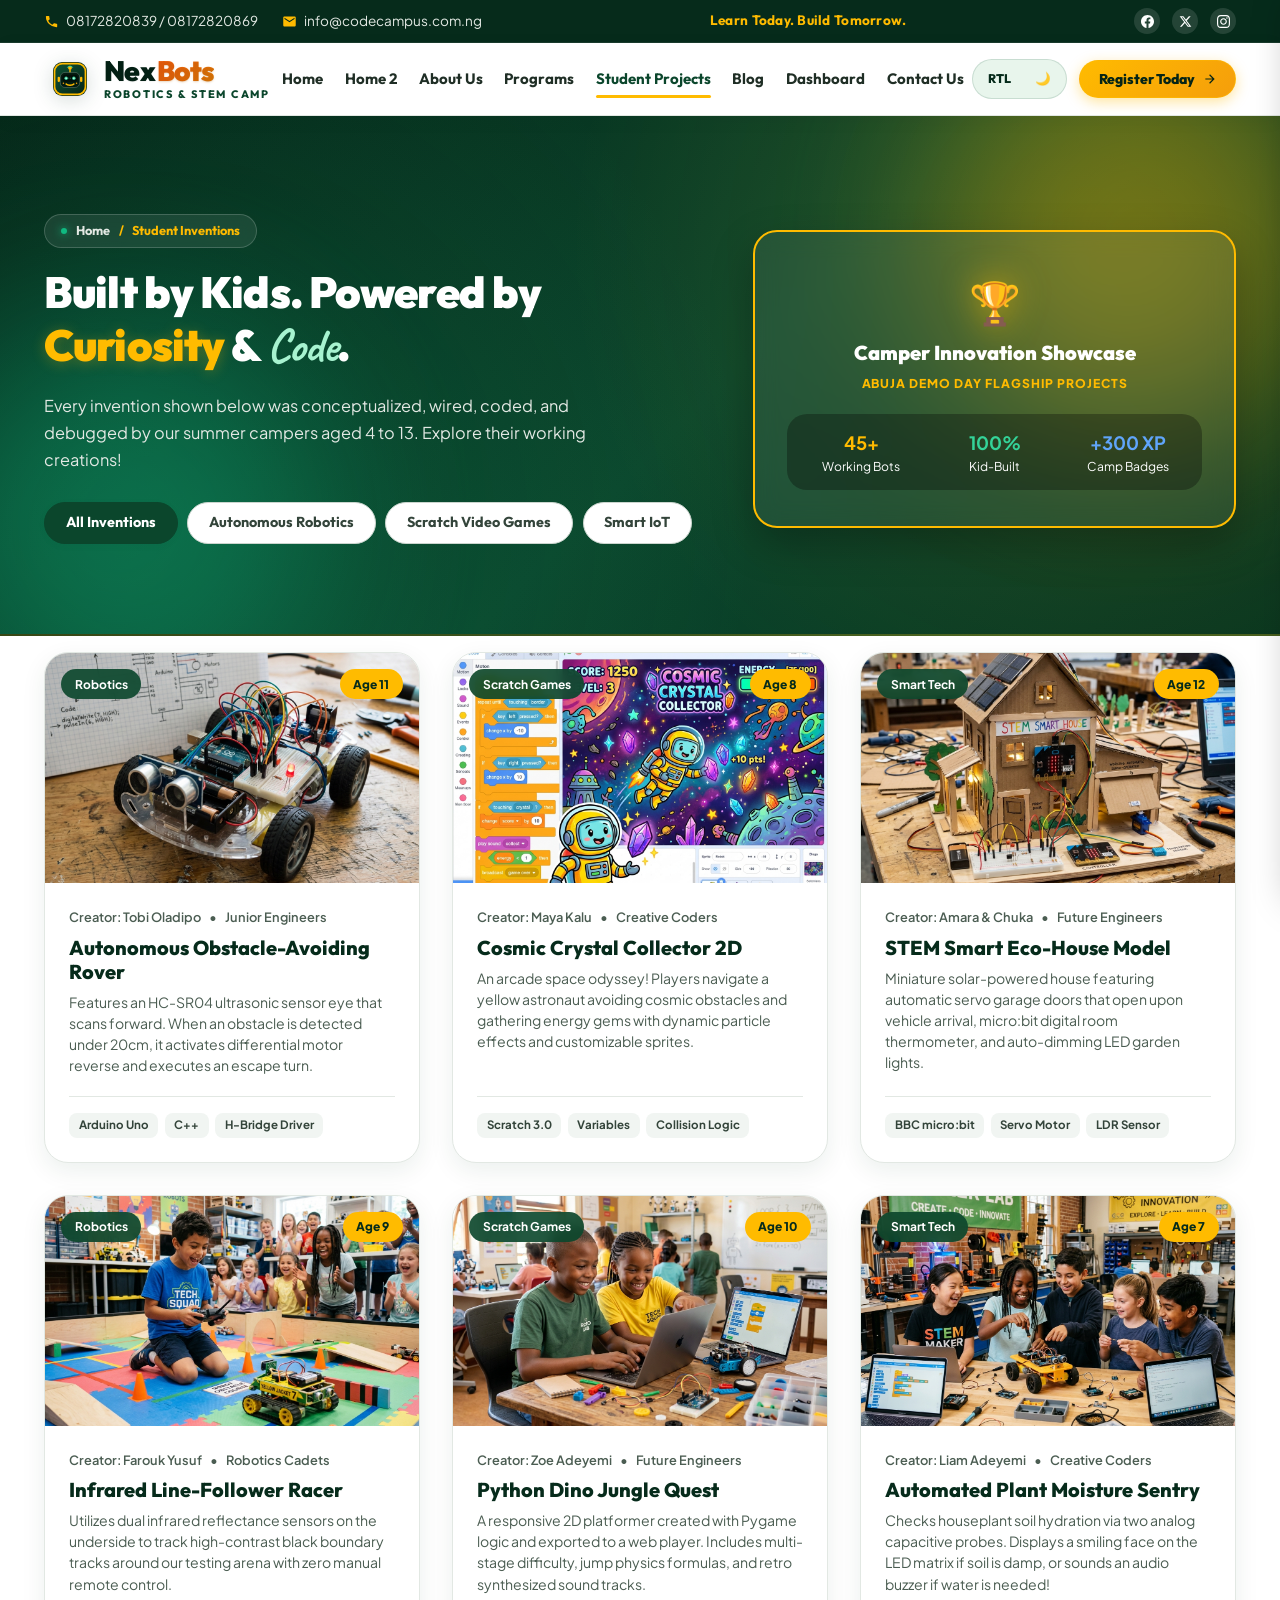
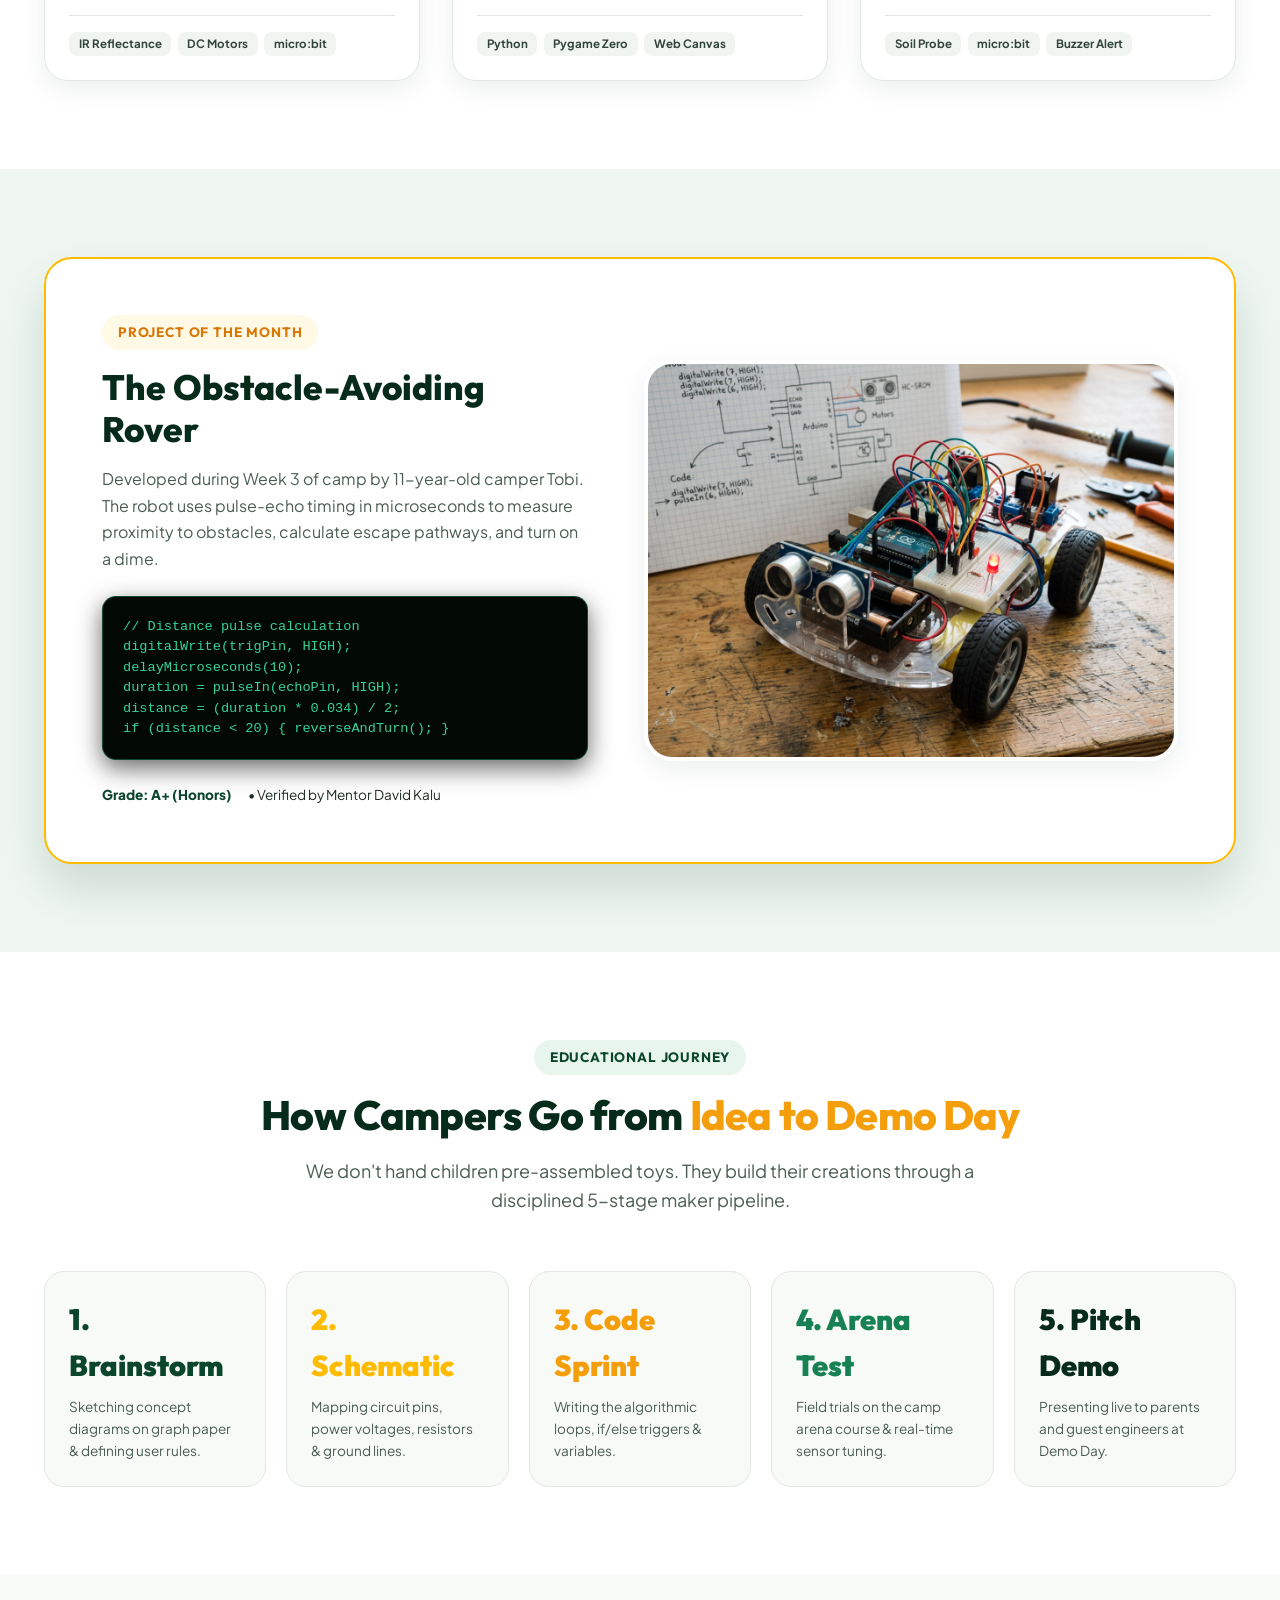
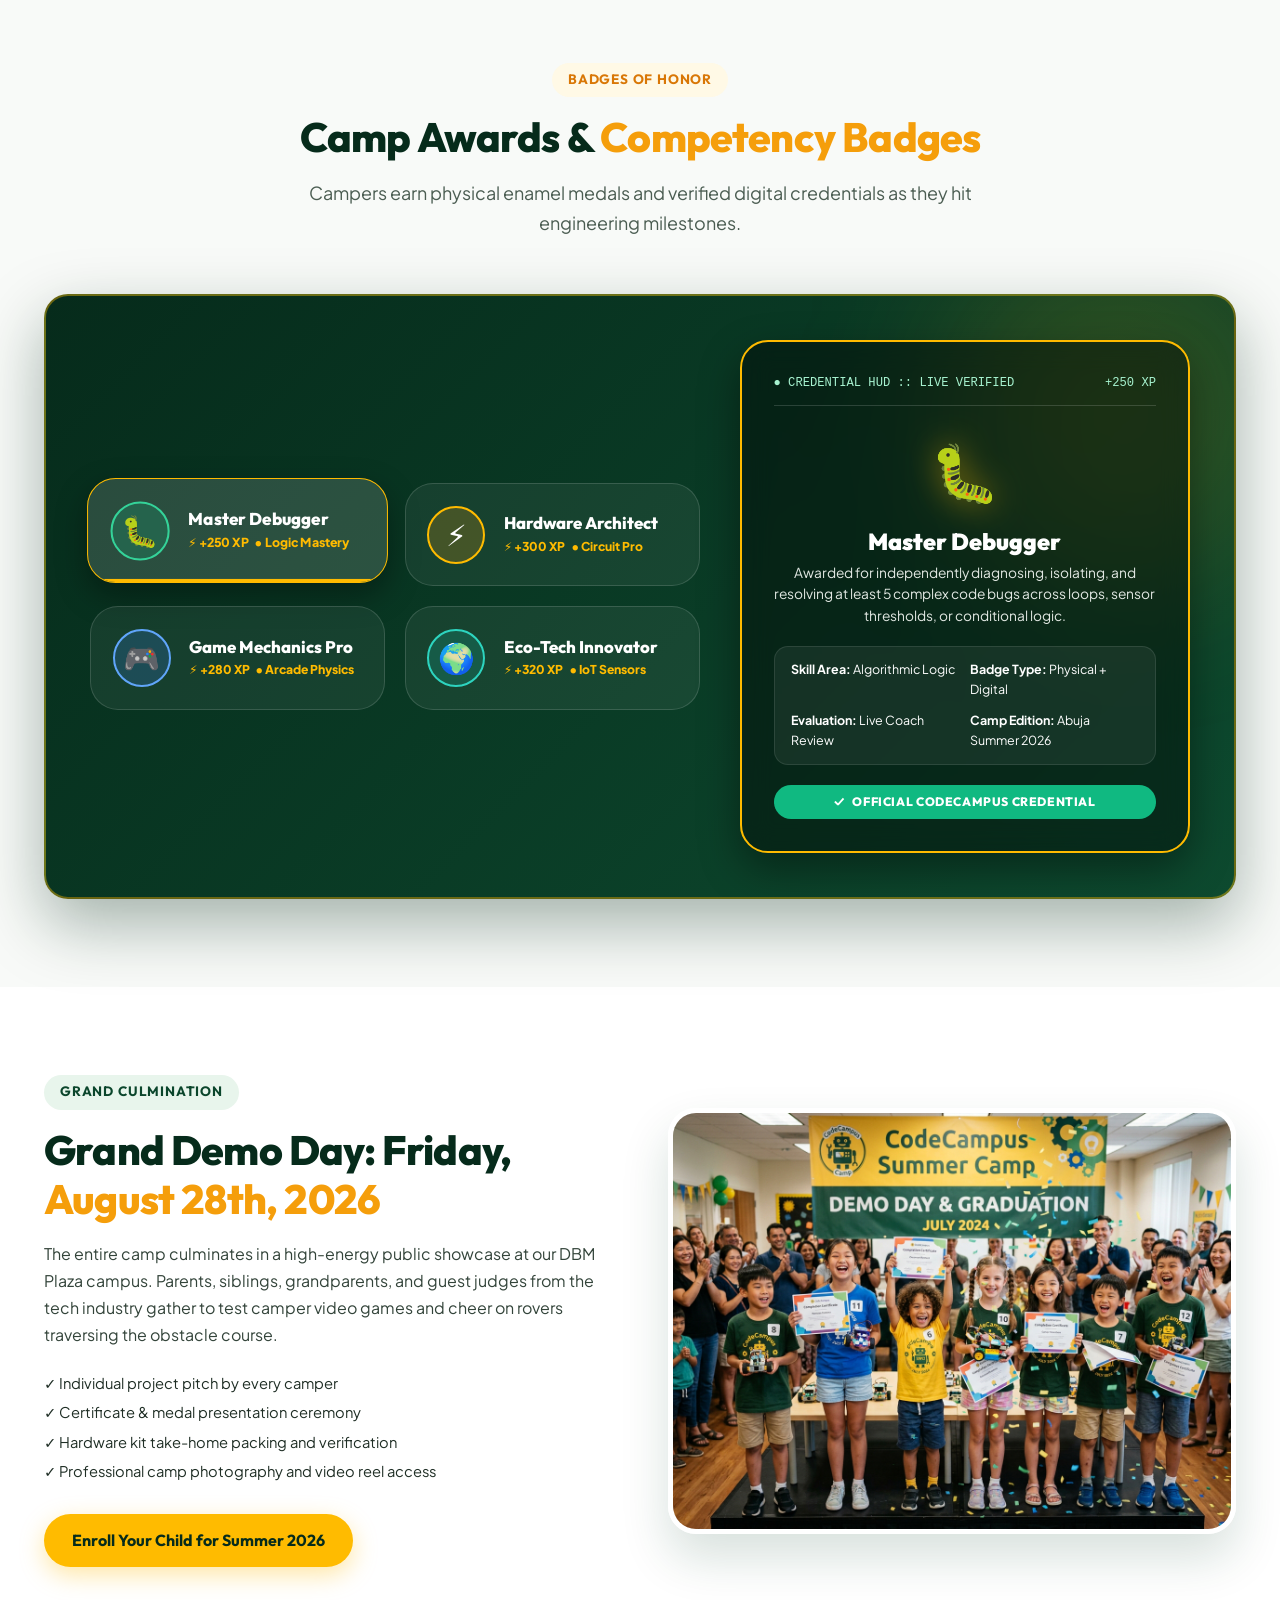
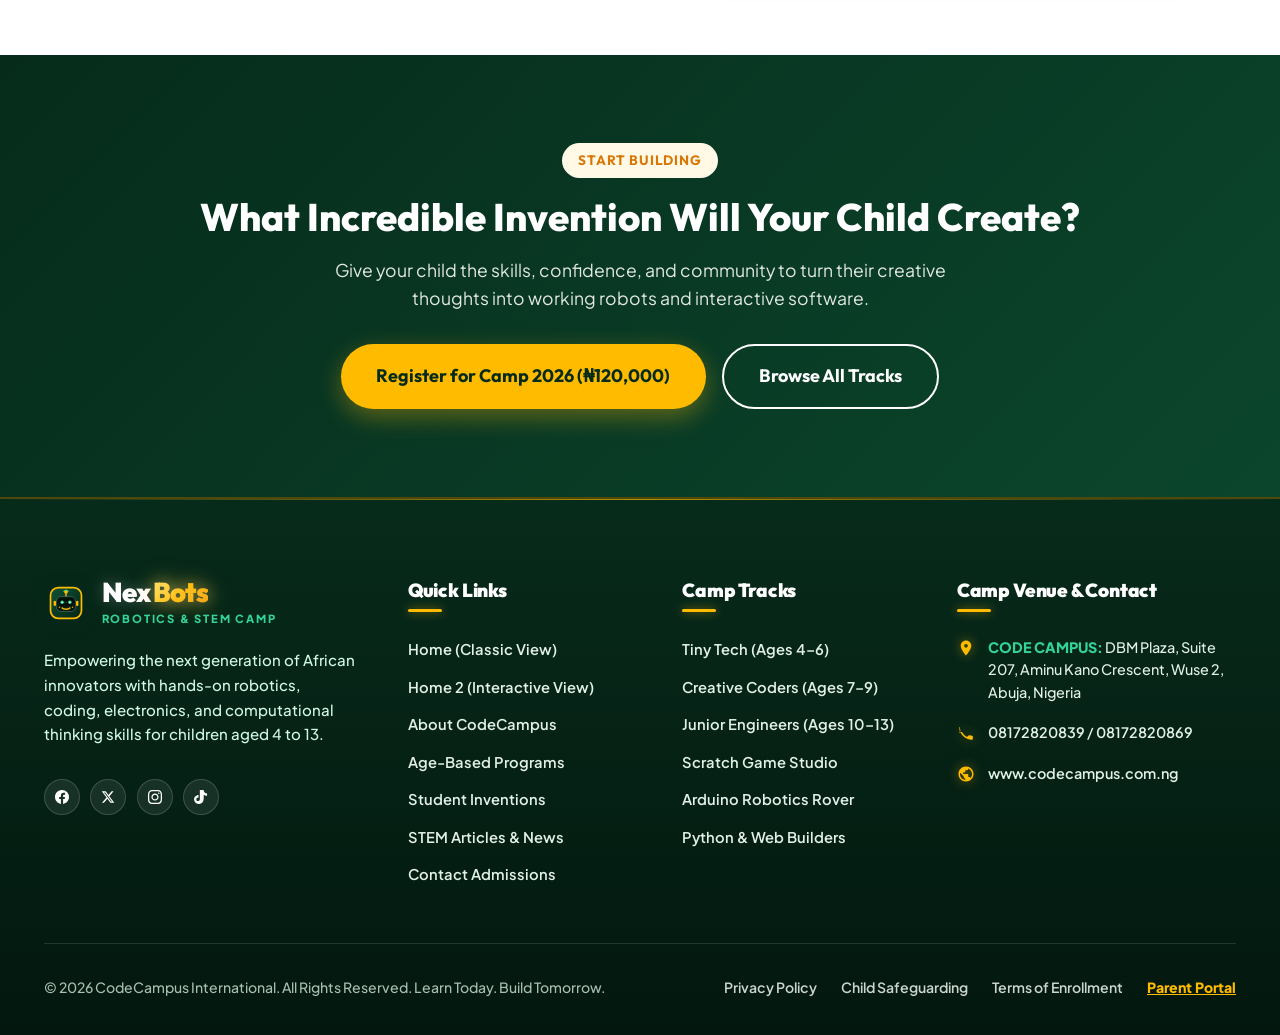
<file: projects.html>
<!DOCTYPE html>
<html lang="en">
<head>
  <meta charset="UTF-8">
  <meta name="viewport" content="width=device-width, initial-scale=1.0">
  <title>Student Projects & Inventions | Kids Robotics & Coding Camp</title>
  <meta name="description" content="Explore real student projects built by campers aged 4–13: autonomous obstacle rovers, Scratch arcade games, smart eco-homes, and Python apps.">
  <link rel="icon" type="image/svg+xml" href="assets/images/favicon.svg">
  <link rel="stylesheet" href="assets/css/style.css">
  <script>
    (function(){
      const t = localStorage.getItem('codecampus_theme');
      if (t === 'dark') document.documentElement.setAttribute('data-theme', 'dark');
      const d = localStorage.getItem('codecampus_dir');
      if (d === 'rtl') document.documentElement.setAttribute('dir', 'rtl');
    })();
  </script>
</head>
<body>

  <!-- Top Bar -->
  <div class="top-bar">
    <div class="container">
      <div class="top-bar-contact">
        <a href="tel:08172820839" class="top-bar-item">
          <svg width="15" height="15" fill="currentColor" viewBox="0 0 24 24"><path d="M6.62 10.79a15.05 15.05 0 006.59 6.59l2.2-2.2a1 1 0 011.02-.24 11.72 11.72 0 003.68.59 1 1 0 011 1V20a1 1 0 01-1 1A17 17 0 013 4a1 1 0 011-1h3.5a1 1 0 011 1 11.72 11.72 0 00.59 3.68 1 1 0 01-.24 1.02l-2.23 2.09z"/></svg>
          <span>08172820839 / 08172820869</span>
        </a>
        <a href="mailto:info@codecampus.com.ng" class="top-bar-item">
          <svg width="15" height="15" fill="currentColor" viewBox="0 0 24 24"><path d="M20 4H4c-1.1 0-1.99.9-1.99 2L2 18c0 1.1.9 2 2 2h16c1.1 0 2-.9 2-2V6c0-1.1-.9-2-2-2zm0 4l-8 5-8-5V6l8 5 8-5v2z"/></svg>
          <span>info@codecampus.com.ng</span>
        </a>
      </div>
      <div class="top-bar-motto">Learn Today. Build Tomorrow.</div>
      <div class="top-bar-social">
        <a href="#" aria-label="Facebook"><svg width="13" height="13" fill="currentColor" viewBox="0 0 24 24"><path d="M24 12.073c0-6.627-5.373-12-12-12s-12 5.373-12 12c0 5.99 4.388 10.954 10.125 11.854v-8.385H7.078v-3.47h3.047V9.43c0-3.007 1.792-4.669 4.533-4.669 1.312 0 2.686.235 2.686.235v2.953H15.83c-1.491 0-1.956.925-1.956 1.874v2.25h3.328l-.532 3.47h-2.796v8.385C19.612 23.027 24 18.062 24 12.073z"/></svg></a>
        <a href="#" aria-label="Twitter"><svg width="13" height="13" fill="currentColor" viewBox="0 0 24 24"><path d="M18.244 2.25h3.308l-7.227 8.26 8.502 11.24H16.17l-5.214-6.817L4.99 21.75H1.68l7.73-8.835L1.254 2.25H8.08l4.713 6.231zm-1.161 17.52h1.833L7.084 4.126H5.117z"/></svg></a>
        <a href="#" aria-label="Instagram"><svg width="13" height="13" fill="currentColor" viewBox="0 0 24 24"><path d="M12 2.163c3.204 0 3.584.012 4.85.07 3.252.148 4.771 1.691 4.919 4.919.058 1.265.069 1.645.069 4.849 0 3.205-.012 3.584-.069 4.849-.149 3.225-1.664 4.771-4.919 4.919-1.266.058-1.644.07-4.85.07-3.204 0-3.584-.012-4.849-.07-3.26-.149-4.771-1.699-4.919-4.92-.058-1.265-.07-1.644-.07-4.849 0-3.204.013-3.583.07-4.849.149-3.227 1.664-4.771 4.919-4.919 1.266-.057 1.645-.069 4.849-.069zm0-2.163c-3.259 0-3.667.014-4.947.072-4.358.2-6.78 2.618-6.98 6.98-.059 1.281-.073 1.689-.073 4.948 0 3.259.014 3.668.072 4.948.2 4.358 2.618 6.78 6.98 6.98 1.281.058 1.689.072 4.948.072 3.259 0 3.668-.014 4.948-.072 4.354-.2 6.782-2.618 6.979-6.98.059-1.28.073-1.689.073-4.948 0-3.259-.014-3.667-.072-4.947-.196-4.354-2.617-6.78-6.979-6.98-1.281-.059-1.69-.073-4.949-.073zm0 5.838c-3.403 0-6.162 2.759-6.162 6.162s2.759 6.163 6.162 6.163 6.162-2.759 6.162-6.163c0-3.403-2.759-6.162-6.162-6.162zm0 10.162c-2.209 0-4-1.79-4-4 0-2.209 1.791-4 4-4s4 1.791 4 4c0 2.21-1.791 4-4 4zm6.406-11.845c-.796 0-1.441.645-1.441 1.44s.645 1.44 1.441 1.44c.795 0 1.439-.645 1.439-1.44s-.644-1.44-1.439-1.44z"/></svg></a>
      </div>
    </div>
  </div>

  <!-- Header -->
  <header class="site-header">
    <div class="container header-container">
      <a href="index.html" class="brand-logo" aria-label="NexBots Home">
        <div class="brand-logo-mark">
          <svg width="34" height="34" viewBox="0 0 44 44" fill="none" xmlns="http://www.w3.org/2000/svg">
            <rect width="44" height="44" rx="12" fill="#062b1b"/>
            <rect x="2" y="2" width="40" height="40" rx="10" fill="url(#nexBadgeGradHdrProj)" stroke="#ffbb00" stroke-width="2.2"/>
            <circle cx="22" cy="7.5" r="2.5" fill="#ffbb00"/>
            <path d="M22 10V13" stroke="#ffbb00" stroke-width="1.8" stroke-linecap="round"/>
            <path d="M18.5 7C18.5 7 19.5 5.5 22 5.5C24.5 5.5 25.5 7 25.5 7" stroke="#34d399" stroke-width="1.2" stroke-linecap="round"/>
            <rect x="6" y="19" width="3" height="7" rx="1.5" fill="#ffbb00"/>
            <rect x="35" y="19" width="3" height="7" rx="1.5" fill="#ffbb00"/>
            <rect x="9.5" y="13.5" width="25" height="19.5" rx="6" fill="#041c11" stroke="rgba(255,255,255,0.22)" stroke-width="1.2"/>
            <rect x="12" y="16.5" width="20" height="9" rx="4.5" fill="#020f09"/>
            <circle cx="17" cy="21" r="2.2" fill="#34d399"/>
            <circle cx="17" cy="21" r="0.9" fill="#ffffff"/>
            <circle cx="27" cy="21" r="2.2" fill="#34d399"/>
            <circle cx="27" cy="21" r="0.9" fill="#ffffff"/>
            <path d="M20 21H24" stroke="rgba(52, 211, 153, 0.6)" stroke-width="1.2" stroke-dasharray="1 1"/>
            <path d="M17 28.5C18.5 30.5 25.5 30.5 27 28.5" stroke="#ffbb00" stroke-width="2" stroke-linecap="round"/>
            <circle cx="13.5" cy="27.5" r="1" fill="#f59e0b"/>
            <circle cx="30.5" cy="27.5" r="1" fill="#f59e0b"/>
            <defs>
              <linearGradient id="nexBadgeGradHdrProj" x1="2" y1="2" x2="42" y2="42" gradientUnits="userSpaceOnUse">
                <stop offset="0%" stop-color="#0e5335"/>
                <stop offset="100%" stop-color="#052416"/>
              </linearGradient>
            </defs>
          </svg>
        </div>
        <div class="brand-logo-text">
          <span class="title">Nex<span class="highlight-bots">Bots</span></span>
          <span class="subtext">Robotics &amp; STEM Camp</span>
        </div>
      </a>

      <nav class="main-nav">
        <ul class="nav-links">
          <li><a href="index.html" class="nav-link">Home</a></li>
          <li><a href="home-2.html" class="nav-link">Home 2</a></li>
          <li><a href="about.html" class="nav-link">About Us</a></li>
          <li><a href="programs.html" class="nav-link">Programs</a></li>
          <li><a href="projects.html" class="nav-link active">Student Projects</a></li>
          <li><a href="blog.html" class="nav-link">Blog</a></li>
          <li><a href="user-dashboard.html" class="nav-link">Dashboard</a></li>
          <li><a href="contact.html" class="nav-link">Contact Us</a></li>
        </ul>
      </nav>

      <div class="header-actions">
        <!-- RTL & Theme Toggle Controls -->
        <div class="header-utils">
          <button type="button" class="header-util-btn rtl-toggle-btn" title="Toggle RTL / LTR text direction" aria-label="Toggle text direction">
            <span class="rtl-label">RTL</span>
          </button>
          <button type="button" class="header-util-btn theme-toggle-btn" title="Toggle Dark / Light mode" aria-label="Toggle theme">
            <span class="theme-icon-moon">🌙</span>
            <span class="theme-icon-sun" style="display:none;">☀️</span>
          </button>
        </div>

        <!-- Header Primary CTA Button -->
        <a href="contact.html" class="btn-header-cta open-portal-btn" data-auth-mode="register" id="headerCtaBtn" title="Register for Kids Summer Camp 2026">
          <span>Register Today</span>
          <svg width="14" height="14" viewBox="0 0 24 24" fill="currentColor">
            <path d="M12 4l-1.41 1.41L16.17 11H4v2h12.17l-5.58 5.59L12 20l8-8z"/>
          </svg>
        </a>

        <button type="button" class="nav-toggle-btn" id="mobileNavToggle" aria-label="Open menu" title="Open navigation menu">
          <svg width="22" height="22" viewBox="0 0 24 24" fill="none" stroke="currentColor" stroke-width="2.3" stroke-linecap="round">
            <line x1="4" y1="6" x2="20" y2="6"></line>
            <line x1="4" y1="12" x2="20" y2="12"></line>
            <line x1="4" y1="18" x2="20" y2="18"></line>
          </svg>
        </button>
      </div>
    </div>
  </header>

  <!-- Mobile Drawer -->
  <div class="mobile-nav-backdrop" id="mobileNavBackdrop"></div>
  <aside class="mobile-nav-drawer" id="mobileNavDrawer" aria-label="Mobile Navigation Menu">
    <div class="mobile-drawer-top">
      <a href="index.html" class="brand-logo" aria-label="NexBots Home">
        <div class="brand-logo-mark">
          <svg width="32" height="32" viewBox="0 0 44 44" fill="none" xmlns="http://www.w3.org/2000/svg">
            <rect width="44" height="44" rx="12" fill="#062b1b" />
            <rect x="2" y="2" width="40" height="40" rx="10" fill="url(#nexBadgeGradMobProj)" stroke="#ffbb00" stroke-width="2.2" />
            <circle cx="22" cy="7.5" r="2.5" fill="#ffbb00" />
            <path d="M22 10V13" stroke="#ffbb00" stroke-width="1.8" stroke-linecap="round" />
            <circle cx="17" cy="21" r="2.2" fill="#34d399" />
            <circle cx="27" cy="21" r="2.2" fill="#34d399" />
            <path d="M17 28.5C18.5 30.5 25.5 30.5 27 28.5" stroke="#ffbb00" stroke-width="2" stroke-linecap="round" />
            <defs>
              <linearGradient id="nexBadgeGradMobProj" x1="2" y1="2" x2="42" y2="42" gradientUnits="userSpaceOnUse">
                <stop offset="0%" stop-color="#0e5335" />
                <stop offset="100%" stop-color="#052416" />
              </linearGradient>
            </defs>
          </svg>
        </div>
        <div class="brand-logo-text">
          <span class="title" style="font-size: 1.35rem;">Nex<span class="highlight-bots">Bots</span></span>
          <span class="subtext">Robotics &amp; STEM Camp</span>
        </div>
      </a>
      <button type="button" class="mobile-drawer-close" id="mobileNavClose" aria-label="Close menu">&times;</button>
    </div>

    <!-- Navigation Links -->
    <nav class="mobile-nav-links">
      <a href="index.html" class="mobile-nav-link">Home</a>
      <a href="home-2.html" class="mobile-nav-link">Home 2 (Alt View)</a>
      <a href="about.html" class="mobile-nav-link">About Us</a>
      <a href="programs.html" class="mobile-nav-link">Camp Programs</a>
      <a href="projects.html" class="mobile-nav-link active">Student Projects</a>
      <a href="blog.html" class="mobile-nav-link">Blog &amp; News</a>
      <a href="user-dashboard.html" class="mobile-nav-link">Dashboard</a>
      <a href="contact.html" class="mobile-nav-link">Contact Us</a>
    </nav>

    <!-- Mobile Registration CTA -->
    <div class="mobile-drawer-cta-wrap">
      <a href="contact.html" class="btn btn-primary mobile-drawer-cta" style="width: 100%; display: flex; align-items: center; justify-content: center; gap: 0.5rem; padding: 0.85rem 1rem;">
        <span>Register Camp 2026 (₦120k)</span>
        <svg width="14" height="14" viewBox="0 0 24 24" fill="currentColor"><path d="M12 4l-1.41 1.41L16.17 11H4v2h12.17l-5.58 5.59L12 20l8-8z"/></svg>
      </a>
    </div>
  </aside>

  <!-- ==========================================================================
       SECTION 1: INNOVATION GALLERY HERO
       ========================================================================== -->
  <!-- ==========================================================================
       SECTION 1: UNIFIED INNOVATION GALLERY HERO
       ========================================================================== -->
  <section class="subpage-hero-unified">
    <div class="subpage-ambient-orb orb-amber"></div>
    <div class="subpage-ambient-orb orb-emerald"></div>

    <div class="container">
      <div class="subpage-hero-grid">
        <div>
          <!-- Live Breadcrumb Badge -->
          <div class="subpage-breadcrumb">
            <span class="subpage-breadcrumb-dot"></span>
            <a href="index.html">Home</a>
            <span>/</span>
            <span>Student Inventions</span>
          </div>

          <h1 class="subpage-hero-title">
            Built by Kids. Powered by <span class="gold">Curiosity</span> &amp; <span class="script">Code</span>.
          </h1>

          <p class="subpage-hero-subtitle">
            Every invention shown below was conceptualized, wired, coded, and debugged by our summer campers aged 4 to 13. Explore their working creations!
          </p>

          <!-- Interactive Filter Chips directly in Hero -->
          <div class="projects-filter-bar" style="margin: 0; justify-content: flex-start;">
            <button type="button" class="filter-btn active" data-filter="all">All Inventions</button>
            <button type="button" class="filter-btn" data-filter="robotics">Autonomous Robotics</button>
            <button type="button" class="filter-btn" data-filter="games">Scratch Video Games</button>
            <button type="button" class="filter-btn" data-filter="smart-tech">Smart IoT</button>
          </div>
        </div>

        <!-- Unique Right Student Innovation Trophy HUD -->
        <div>
          <div class="subpage-trophy-hud">
            <div class="trophy-icon">🏆</div>
            <h3 style="font-family: var(--font-heading); font-size: 1.25rem; font-weight: 900; color: var(--color-white); margin-bottom: 0.25rem;">
              Camper Innovation Showcase
            </h3>
            <span style="font-size: 0.76rem; font-weight: 800; color: var(--color-yellow-bright); text-transform: uppercase; letter-spacing: 0.08em;">
              Abuja Demo Day Flagship Projects
            </span>

            <div class="subpage-trophy-grid">
              <div>
                <strong style="color: var(--color-yellow-bright); font-size: 1.15rem; display: block;">45+</strong>
                <span>Working Bots</span>
              </div>
              <div>
                <strong style="color: #34d399; font-size: 1.15rem; display: block;">100%</strong>
                <span>Kid-Built</span>
              </div>
              <div>
                <strong style="color: #60a5fa; font-size: 1.15rem; display: block;">+300 XP</strong>
                <span>Camp Badges</span>
              </div>
            </div>
          </div>
        </div>
      </div>
    </div>
  </section>

  <!-- ==========================================================================
       SECTION 2: DYNAMIC FILTERABLE PROJECT GALLERY
       ========================================================================== -->
  <section class="section-spacing" style="background: var(--color-white); padding-top: 1rem;">
    <div class="container">
      <div class="projects-grid">
        <!-- Project 1 -->
        <article class="project-card" data-category="robotics">
          <div class="project-thumbnail">
            <img src="assets/images/project-obstacle-robot.jpg" alt="Autonomous Ultrasonic Buggy" width="400" height="250">
            <span class="project-category-tag">Robotics</span>
            <span class="project-age-tag">Age 11</span>
          </div>
          <div class="project-card-body">
            <div class="project-author-meta">
              <span>Creator: Tobi Oladipo</span>
              <span>•</span>
              <span>Junior Engineers</span>
            </div>
            <h3 class="project-title">Autonomous Obstacle-Avoiding Rover</h3>
            <p class="project-desc">
              Features an HC-SR04 ultrasonic sensor eye that scans forward. When an obstacle is detected under 20cm, it activates differential motor reverse and executes an escape turn.
            </p>
            <div class="project-tools">
              <span class="tool-badge">Arduino Uno</span>
              <span class="tool-badge">C++</span>
              <span class="tool-badge">H-Bridge Driver</span>
            </div>
          </div>
        </article>

        <!-- Project 2 -->
        <article class="project-card" data-category="games">
          <div class="project-thumbnail">
            <img src="assets/images/project-scratch-game.jpg" alt="Cosmic Crystal Collector" width="400" height="250">
            <span class="project-category-tag">Scratch Games</span>
            <span class="project-age-tag">Age 8</span>
          </div>
          <div class="project-card-body">
            <div class="project-author-meta">
              <span>Creator: Maya Kalu</span>
              <span>•</span>
              <span>Creative Coders</span>
            </div>
            <h3 class="project-title">Cosmic Crystal Collector 2D</h3>
            <p class="project-desc">
              An arcade space odyssey! Players navigate a yellow astronaut avoiding cosmic obstacles and gathering energy gems with dynamic particle effects and customizable sprites.
            </p>
            <div class="project-tools">
              <span class="tool-badge">Scratch 3.0</span>
              <span class="tool-badge">Variables</span>
              <span class="tool-badge">Collision Logic</span>
            </div>
          </div>
        </article>

        <!-- Project 3 -->
        <article class="project-card" data-category="smart-tech">
          <div class="project-thumbnail">
            <img src="assets/images/project-smart-home.jpg" alt="STEM Smart Eco House" width="400" height="250">
            <span class="project-category-tag">Smart Tech</span>
            <span class="project-age-tag">Age 12</span>
          </div>
          <div class="project-card-body">
            <div class="project-author-meta">
              <span>Creator: Amara & Chuka</span>
              <span>•</span>
              <span>Future Engineers</span>
            </div>
            <h3 class="project-title">STEM Smart Eco-House Model</h3>
            <p class="project-desc">
              Miniature solar-powered house featuring automatic servo garage doors that open upon vehicle arrival, micro:bit digital room thermometer, and auto-dimming LED garden lights.
            </p>
            <div class="project-tools">
              <span class="tool-badge">BBC micro:bit</span>
              <span class="tool-badge">Servo Motor</span>
              <span class="tool-badge">LDR Sensor</span>
            </div>
          </div>
        </article>

        <!-- Project 4 -->
        <article class="project-card" data-category="robotics">
          <div class="project-thumbnail">
            <img src="assets/images/kid-robotics-builder.jpg" alt="Line-Follower Arena Racer" width="400" height="250">
            <span class="project-category-tag">Robotics</span>
            <span class="project-age-tag">Age 9</span>
          </div>
          <div class="project-card-body">
            <div class="project-author-meta">
              <span>Creator: Farouk Yusuf</span>
              <span>•</span>
              <span>Robotics Cadets</span>
            </div>
            <h3 class="project-title">Infrared Line-Follower Racer</h3>
            <p class="project-desc">
              Utilizes dual infrared reflectance sensors on the underside to track high-contrast black boundary tracks around our testing arena with zero manual remote control.
            </p>
            <div class="project-tools">
              <span class="tool-badge">IR Reflectance</span>
              <span class="tool-badge">DC Motors</span>
              <span class="tool-badge">micro:bit</span>
            </div>
          </div>
        </article>

        <!-- Project 5 -->
        <article class="project-card" data-category="games">
          <div class="project-thumbnail">
            <img src="assets/images/hero-kids-coding.jpg" alt="Retro Dino Platformer" width="400" height="250">
            <span class="project-category-tag">Scratch Games</span>
            <span class="project-age-tag">Age 10</span>
          </div>
          <div class="project-card-body">
            <div class="project-author-meta">
              <span>Creator: Zoe Adeyemi</span>
              <span>•</span>
              <span>Future Engineers</span>
            </div>
            <h3 class="project-title">Python Dino Jungle Quest</h3>
            <p class="project-desc">
              A responsive 2D platformer created with Pygame logic and exported to a web player. Includes multi-stage difficulty, jump physics formulas, and retro synthesized sound tracks.
            </p>
            <div class="project-tools">
              <span class="tool-badge">Python</span>
              <span class="tool-badge">Pygame Zero</span>
              <span class="tool-badge">Web Canvas</span>
            </div>
          </div>
        </article>

        <!-- Project 6 -->
        <article class="project-card" data-category="smart-tech">
          <div class="project-thumbnail">
            <img src="assets/images/robotics-lab-maker.jpg" alt="Plant Soil Moisture Sentry" width="400" height="250">
            <span class="project-category-tag">Smart Tech</span>
            <span class="project-age-tag">Age 7</span>
          </div>
          <div class="project-card-body">
            <div class="project-author-meta">
              <span>Creator: Liam Adeyemi</span>
              <span>•</span>
              <span>Creative Coders</span>
            </div>
            <h3 class="project-title">Automated Plant Moisture Sentry</h3>
            <p class="project-desc">
              Checks houseplant soil hydration via two analog capacitive probes. Displays a smiling face on the LED matrix if soil is damp, or sounds an audio buzzer if water is needed!
            </p>
            <div class="project-tools">
              <span class="tool-badge">Soil Probe</span>
              <span class="tool-badge">micro:bit</span>
              <span class="tool-badge">Buzzer Alert</span>
            </div>
          </div>
        </article>
      </div>
    </div>
  </section>

  <!-- ==========================================================================
       SECTION 3: SPOTLIGHT PROJECT DEEP-DIVE
       ========================================================================== -->
  <section class="section-spacing" style="background: var(--color-green-tint);">
    <div class="container">
      <div class="project-spotlight-box">
        <div class="project-spotlight-grid">
          <div>
            <span class="section-tag yellow">Project of the Month</span>
            <h2 style="font-size: 2.2rem; color: var(--color-green-darkest); margin-bottom: 1rem;">The Obstacle-Avoiding Rover</h2>
            <p style="color: var(--color-gray-600); line-height: 1.65; margin-bottom: 1.5rem;">
              Developed during Week 3 of camp by 11-year-old camper Tobi. The robot uses pulse-echo timing in microseconds to measure proximity to obstacles, calculate escape pathways, and turn on a dime.
            </p>

            <div class="rover-code-box" style="background: var(--color-gray-900); color: #86efac; font-family: monospace; padding: 1.25rem; border-radius: var(--radius-md); font-size: 0.85rem; line-height: 1.5; margin-bottom: 1.5rem;">
              // Distance pulse calculation<br>
              digitalWrite(trigPin, HIGH);<br>
              delayMicroseconds(10);<br>
              duration = pulseIn(echoPin, HIGH);<br>
              distance = (duration * 0.034) / 2;<br>
              if (distance &lt; 20) { reverseAndTurn(); }
            </div>

            <div style="display: flex; gap: 1rem; align-items: center;">
              <span style="font-size: 0.85rem; font-weight: 800; color: var(--color-green-primary);">Grade: A+ (Honors)</span>
              <span style="font-size: 0.85rem; color: var(--color-gray-500);">• Verified by Mentor David Kalu</span>
            </div>
          </div>

          <div>
            <img src="assets/images/project-obstacle-robot.jpg" alt="Obstacle avoiding rover closeup" style="border-radius: var(--radius-xl); box-shadow: var(--shadow-md); border: 4px solid var(--color-white);" width="550" height="400">
          </div>
        </div>
      </div>
    </div>
  </section>

  <!-- ==========================================================================
       SECTION 4: THE 5-STAGE PROJECT-BASED LEARNING (PBL) PIPELINE
       ========================================================================== -->
  <section class="section-spacing" style="background: var(--color-white);">
    <div class="container text-center">
      <span class="section-tag">Educational Journey</span>
      <h2 class="section-title">How Campers Go from <span class="highlight">Idea to Demo Day</span></h2>
      <p class="section-subtitle">We don't hand children pre-assembled toys. They build their creations through a disciplined 5-stage maker pipeline.</p>

      <div class="pbl-pipeline-grid">
        <div style="background: var(--color-gray-50); padding: 1.5rem; border-radius: var(--radius-lg); border: 1px solid var(--color-gray-200);">
          <div style="font-family: var(--font-heading); font-size: 1.8rem; font-weight: 900; color: var(--color-green-primary);">1. Brainstorm</div>
          <p style="font-size: 0.85rem; color: var(--color-gray-600); margin-top: 0.5rem;">Sketching concept diagrams on graph paper & defining user rules.</p>
        </div>

        <div style="background: var(--color-gray-50); padding: 1.5rem; border-radius: var(--radius-lg); border: 1px solid var(--color-gray-200);">
          <div style="font-family: var(--font-heading); font-size: 1.8rem; font-weight: 900; color: var(--color-yellow-bright);">2. Schematic</div>
          <p style="font-size: 0.85rem; color: var(--color-gray-600); margin-top: 0.5rem;">Mapping circuit pins, power voltages, resistors & ground lines.</p>
        </div>

        <div style="background: var(--color-gray-50); padding: 1.5rem; border-radius: var(--radius-lg); border: 1px solid var(--color-gray-200);">
          <div style="font-family: var(--font-heading); font-size: 1.8rem; font-weight: 900; color: var(--color-orange-golden);">3. Code Sprint</div>
          <p style="font-size: 0.85rem; color: var(--color-gray-600); margin-top: 0.5rem;">Writing the algorithmic loops, if/else triggers & variables.</p>
        </div>

        <div style="background: var(--color-gray-50); padding: 1.5rem; border-radius: var(--radius-lg); border: 1px solid var(--color-gray-200);">
          <div style="font-family: var(--font-heading); font-size: 1.8rem; font-weight: 900; color: var(--color-green-light);">4. Arena Test</div>
          <p style="font-size: 0.85rem; color: var(--color-gray-600); margin-top: 0.5rem;">Field trials on the camp arena course & real-time sensor tuning.</p>
        </div>

        <div style="background: var(--color-gray-50); padding: 1.5rem; border-radius: var(--radius-lg); border: 1px solid var(--color-gray-200);">
          <div style="font-family: var(--font-heading); font-size: 1.8rem; font-weight: 900; color: var(--color-green-darkest);">5. Pitch Demo</div>
          <p style="font-size: 0.85rem; color: var(--color-gray-600); margin-top: 0.5rem;">Presenting live to parents and guest engineers at Demo Day.</p>
        </div>
      </div>
    </div>
  </section>

  <!-- ==========================================================================
       SECTION 5: HOLOGRAPHIC BADGE TROPHY ROOM & CREDENTIAL SHOWCASE
       ========================================================================== -->
  <section class="section-spacing" style="background: var(--color-gray-50);">
    <div class="container">
      <div class="text-center">
        <span class="section-tag yellow">Badges of Honor</span>
        <h2 class="section-title">Camp Awards & <span class="highlight">Competency Badges</span></h2>
        <p class="section-subtitle">Campers earn physical enamel medals and verified digital credentials as they hit engineering milestones.</p>
      </div>

      <div class="badge-trophy-showcase">
        <div class="badge-ambient-glow"></div>

        <!-- Left: Interactive Badge Tokens Grid -->
        <div class="badge-tokens-grid" id="badgeTokensList">
          <!-- Token 1 -->
          <div class="badge-token-card active" data-badge="debugger">
            <div class="badge-token-icon-frame" style="background: rgba(16, 185, 129, 0.2); border-color: #34d399;">
              <span>🐛</span>
            </div>
            <div class="badge-token-info">
              <h4>Master Debugger</h4>
              <div class="badge-token-xp">
                <span>⚡ +250 XP</span>
                <span>• Logic Mastery</span>
              </div>
            </div>
          </div>

          <!-- Token 2 -->
          <div class="badge-token-card" data-badge="hardware">
            <div class="badge-token-icon-frame" style="background: rgba(245, 158, 11, 0.2); border-color: var(--color-yellow-bright);">
              <span>⚡</span>
            </div>
            <div class="badge-token-info">
              <h4>Hardware Architect</h4>
              <div class="badge-token-xp">
                <span>⚡ +300 XP</span>
                <span>• Circuit Pro</span>
              </div>
            </div>
          </div>

          <!-- Token 3 -->
          <div class="badge-token-card" data-badge="game">
            <div class="badge-token-icon-frame" style="background: rgba(59, 130, 246, 0.2); border-color: #60a5fa;">
              <span>🎮</span>
            </div>
            <div class="badge-token-info">
              <h4>Game Mechanics Pro</h4>
              <div class="badge-token-xp">
                <span>⚡ +280 XP</span>
                <span>• Arcade Physics</span>
              </div>
            </div>
          </div>

          <!-- Token 4 -->
          <div class="badge-token-card" data-badge="eco">
            <div class="badge-token-icon-frame" style="background: rgba(20, 184, 166, 0.2); border-color: #2dd4bf;">
              <span>🌍</span>
            </div>
            <div class="badge-token-info">
              <h4>Eco-Tech Innovator</h4>
              <div class="badge-token-xp">
                <span>⚡ +320 XP</span>
                <span>• IoT Sensors</span>
              </div>
            </div>
          </div>
        </div>

        <!-- Right: Live Interactive Credential HUD Window -->
        <div class="badge-hud-window">
          <div class="badge-hud-header">
            <span>● CREDENTIAL HUD :: LIVE VERIFIED</span>
            <span id="badgeHudXp">+250 XP</span>
          </div>

          <div class="badge-hud-icon-large" id="badgeHudIcon">🐛</div>
          <h3 class="badge-hud-title" id="badgeHudTitle">Master Debugger</h3>
          <p class="badge-hud-criteria" id="badgeHudCriteria">
            Awarded for independently diagnosing, isolating, and resolving at least 5 complex code bugs across loops, sensor thresholds, or conditional logic.
          </p>

          <div class="badge-hud-metrics" id="badgeHudMetrics">
            <div><strong>Skill Area:</strong> Algorithmic Logic</div>
            <div><strong>Badge Type:</strong> Physical + Digital</div>
            <div><strong>Evaluation:</strong> Live Coach Review</div>
            <div><strong>Camp Edition:</strong> Abuja Summer 2026</div>
          </div>

          <div class="badge-hud-verified">
            <span>✓</span>
            <span id="badgeHudStatus">OFFICIAL CODECAMPUS CREDENTIAL</span>
          </div>
        </div>
      </div>
    </div>
  </section>

  <!-- ==========================================================================
       SECTION 6: GRAND DEMO DAY & PARENTS EXHIBITION
       ========================================================================== -->
  <section class="section-spacing" style="background: var(--color-white);">
    <div class="container">
      <div class="two-col-showcase-grid">
        <div>
          <span class="section-tag">Grand Culmination</span>
          <h2 class="section-title">Grand Demo Day: Friday, <span class="highlight">August 28th, 2026</span></h2>
          <p style="color: var(--color-gray-700); line-height: 1.7; margin-bottom: 1.25rem;">
            The entire camp culminates in a high-energy public showcase at our DBM Plaza campus. Parents, siblings, grandparents, and guest judges from the tech industry gather to test camper video games and cheer on rovers traversing the obstacle course.
          </p>
          <ul style="font-size: 0.92rem; color: var(--color-gray-800); line-height: 2; margin-bottom: 1.75rem;">
            <li>✓ Individual project pitch by every camper</li>
            <li>✓ Certificate & medal presentation ceremony</li>
            <li>✓ Hardware kit take-home packing and verification</li>
            <li>✓ Professional camp photography and video reel access</li>
          </ul>
          <a href="contact.html" class="btn btn-primary">Enroll Your Child for Summer 2026</a>
        </div>

        <div>
          <img src="assets/images/demo-day-celebration.jpg" alt="Graduation Day Celebration" style="border-radius: var(--radius-xl); box-shadow: var(--shadow-xl); border: 5px solid var(--color-white);" width="600" height="450">
        </div>
      </div>
    </div>
  </section>

  <!-- ==========================================================================
       SECTION 7: FINAL CALL TO ACTION
       ========================================================================== -->
  <section class="section-spacing" style="background: linear-gradient(135deg, var(--color-green-darkest) 0%, var(--color-green-primary) 100%); color: var(--color-white);">
    <div class="container text-center">
      <span class="section-tag yellow">Start Building</span>
      <h2 style="font-size: 2.4rem; color: var(--color-white); margin-bottom: 1rem;">What Incredible Invention Will Your Child Create?</h2>
      <p style="color: var(--color-gray-200); font-size: 1.1rem; max-width: 650px; margin: 0 auto 2rem; line-height: 1.6;">
        Give your child the skills, confidence, and community to turn their creative thoughts into working robots and interactive software.
      </p>
      <div style="display: flex; justify-content: center; gap: 1rem; flex-wrap: wrap;">
        <a href="contact.html" class="btn btn-primary btn-lg">Register for Camp 2026 (₦120,000)</a>
        <a href="programs.html" class="btn btn-outline-white btn-lg">Browse All Tracks</a>
      </div>
    </div>
  </section>

  <!-- Shared Footer -->
  <footer class="site-footer">
    <div class="container">
      <div class="footer-top-grid">
        <!-- Brand & Mission Column -->
        <div class="footer-brand-col">
          <a href="index.html" class="footer-logo" aria-label="NexBots Home">
            <div class="brand-logo-mark">
              <svg width="34" height="34" viewBox="0 0 44 44" fill="none" xmlns="http://www.w3.org/2000/svg">
                <rect width="44" height="44" rx="12" fill="#062b1b" />
                <rect x="2" y="2" width="40" height="40" rx="10" fill="url(#nexBadgeGradFtrShared)" stroke="#ffbb00" stroke-width="2.2" />
                <circle cx="22" cy="7.5" r="2.5" fill="#ffbb00" />
                <path d="M22 10V13" stroke="#ffbb00" stroke-width="1.8" stroke-linecap="round" />
                <path d="M18.5 7C18.5 7 19.5 5.5 22 5.5C24.5 5.5 25.5 7 25.5 7" stroke="#34d399" stroke-width="1.2" stroke-linecap="round" />
                <rect x="6" y="19" width="3" height="7" rx="1.5" fill="#ffbb00" />
                <rect x="35" y="19" width="3" height="7" rx="1.5" fill="#ffbb00" />
                <rect x="9.5" y="13.5" width="25" height="19.5" rx="6" fill="#041c11" stroke="rgba(255,255,255,0.22)" stroke-width="1.2" />
                <rect x="12" y="16.5" width="20" height="9" rx="4.5" fill="#020f09" />
                <circle cx="17" cy="21" r="2.2" fill="#34d399" />
                <circle cx="17" cy="21" r="0.9" fill="#ffffff" />
                <circle cx="27" cy="21" r="2.2" fill="#34d399" />
                <circle cx="27" cy="21" r="0.9" fill="#ffffff" />
                <path d="M20 21H24" stroke="rgba(52, 211, 153, 0.6)" stroke-width="1.2" stroke-dasharray="1 1" />
                <path d="M17 28.5C18.5 30.5 25.5 30.5 27 28.5" stroke="#ffbb00" stroke-width="2" stroke-linecap="round" />
                <circle cx="13.5" cy="27.5" r="1" fill="#f59e0b" />
                <circle cx="30.5" cy="27.5" r="1" fill="#f59e0b" />
                <defs>
                  <linearGradient id="nexBadgeGradFtrShared" x1="2" y1="2" x2="42" y2="42" gradientUnits="userSpaceOnUse">
                    <stop offset="0%" stop-color="#0e5335" />
                    <stop offset="100%" stop-color="#052416" />
                  </linearGradient>
                </defs>
              </svg>
            </div>
            <div class="footer-logo-text">
              <div class="title">Nex<span class="highlight-bots">Bots</span></div>
              <div class="subtext">Robotics &amp; STEM Camp</div>
            </div>
          </a>
          <p class="footer-brand-desc">
            Empowering the next generation of African innovators with hands-on robotics, coding, electronics, and
            computational thinking skills for children aged 4 to 13.
          </p>
          <div class="footer-social-strip">
            <a href="#" aria-label="Facebook"><svg width="14" height="14" fill="currentColor" viewBox="0 0 24 24"><path d="M24 12.073c0-6.627-5.373-12-12-12s-12 5.373-12 12c0 5.99 4.388 10.954 10.125 11.854v-8.385H7.078v-3.47h3.047V9.43c0-3.007 1.792-4.669 4.533-4.669 1.312 0 2.686.235 2.686.235v2.953H15.83c-1.491 0-1.956.925-1.956 1.874v2.25h3.328l-.532 3.47h-2.796v8.385C19.612 23.027 24 18.062 24 12.073z"/></svg></a>
            <a href="#" aria-label="X / Twitter"><svg width="14" height="14" fill="currentColor" viewBox="0 0 24 24"><path d="M18.244 2.25h3.308l-7.227 8.26 8.502 11.24H16.17l-5.214-6.817L4.99 21.75H1.68l7.73-8.835L1.254 2.25H8.08l4.713 6.231zm-1.161 17.52h1.833L7.084 4.126H5.117z"/></svg></a>
            <a href="#" aria-label="Instagram"><svg width="14" height="14" fill="currentColor" viewBox="0 0 24 24"><path d="M12 2.163c3.204 0 3.584.012 4.85.07 3.252.148 4.771 1.691 4.919 4.919.058 1.265.069 1.645.069 4.849 0 3.205-.012 3.584-.069 4.849-.149 3.225-1.664 4.771-4.919 4.919-1.266.058-1.644.07-4.85.07-3.204 0-3.584-.012-4.849-.07-3.26-.149-4.771-1.699-4.919-4.92-.058-1.265-.07-1.644-.07-4.849 0-3.204.013-3.583.07-4.849.149-3.227 1.664-4.771 4.919-4.919 1.266-.057 1.645-.069 4.849-.069zm0-2.163c-3.259 0-3.667.014-4.947.072-4.358.2-6.78 2.618-6.98 6.98-.059 1.281-.073 1.689-.073 4.948 0 3.259.014 3.668.072 4.948.2 4.358 2.618 6.78 6.98 6.98 1.281.058 1.689.072 4.948.072 3.259 0 3.668-.014 4.948-.072 4.354-.2 6.782-2.618 6.979-6.98.059-1.28.073-1.689.073-4.948 0-3.259-.014-3.667-.072-4.947-.196-4.354-2.617-6.78-6.979-6.98-1.281-.059-1.69-.073-4.949-.073zm0 5.838c-3.403 0-6.162 2.759-6.162 6.162s2.759 6.163 6.162 6.163 6.162-2.759 6.162-6.163c0-3.403-2.759-6.162-6.162-6.162zm0 10.162c-2.209 0-4-1.79-4-4 0-2.209 1.791-4 4-4s4 1.791 4 4c0 2.21-1.791 4-4 4zm6.406-11.845c-.796 0-1.441.645-1.441 1.44s.645 1.44 1.441 1.44c.795 0 1.439-.645 1.439-1.44s-.644-1.44-1.439-1.44z"/></svg></a>
            <a href="#" aria-label="TikTok"><svg width="14" height="14" fill="currentColor" viewBox="0 0 24 24"><path d="M12.525.02c1.31-.02 2.61-.01 3.91-.02.08 1.53.63 3.09 1.75 4.17 1.12 1.11 2.7 1.62 4.24 1.79v4.03c-1.44-.05-2.89-.35-4.2-.97-.57-.26-1.1-.59-1.59-1.01V14.5c.01 2.32-.6 4.67-2.06 6.46-1.77 2.19-4.55 3.32-7.35 3.01-3.4-.33-6.28-2.89-6.95-6.25-.79-3.79 1.44-7.66 5.17-8.77.72-.22 1.48-.33 2.24-.34v4.06c-.84.05-1.7.27-2.38.78-.96.72-1.46 1.94-1.28 3.14.18 1.25 1.16 2.27 2.41 2.44 1.34.19 2.74-.53 3.26-1.78.23-.55.33-1.15.32-1.75V.02z"/></svg></a>
          </div>
        </div>

        <!-- Quick Links Column -->
        <div>
          <h4 class="footer-col-title">Quick Links</h4>
          <ul class="footer-links">
            <li><a href="index.html" class="footer-link">Home (Classic View)</a></li>
            <li><a href="home-2.html" class="footer-link">Home 2 (Interactive View)</a></li>
            <li><a href="about.html" class="footer-link">About CodeCampus</a></li>
            <li><a href="programs.html" class="footer-link">Age-Based Programs</a></li>
            <li><a href="projects.html" class="footer-link">Student Inventions</a></li>
            <li><a href="blog.html" class="footer-link">STEM Articles &amp; News</a></li>
            <li><a href="contact.html" class="footer-link">Contact Admissions</a></li>
          </ul>
        </div>

        <!-- Camp Tracks Column -->
        <div>
          <h4 class="footer-col-title">Camp Tracks</h4>
          <ul class="footer-links">
            <li><a href="programs.html#track-tiny" class="footer-link">Tiny Tech (Ages 4–6)</a></li>
            <li><a href="programs.html#track-makers" class="footer-link">Creative Coders (Ages 7–9)</a></li>
            <li><a href="programs.html#track-engineers" class="footer-link">Junior Engineers (Ages 10–13)</a></li>
            <li><a href="programs.html" class="footer-link">Scratch Game Studio</a></li>
            <li><a href="programs.html" class="footer-link">Arduino Robotics Rover</a></li>
            <li><a href="programs.html" class="footer-link">Python &amp; Web Builders</a></li>
          </ul>
        </div>

        <!-- Venue & Contact Column -->
        <div>
          <h4 class="footer-col-title">Camp Venue &amp; Contact</h4>
          <div class="footer-contact-item">
            <svg width="18" height="18" fill="currentColor" viewBox="0 0 24 24">
              <path d="M12 2C8.13 2 5 5.13 5 9c0 5.25 7 13 7 13s7-7.75 7-13c0-3.87-3.13-7-7-7zm0 9.5c-1.38 0-2.5-1.12-2.5-2.5s1.12-2.5 2.5-2.5 2.5 1.12 2.5 2.5-1.12 2.5-2.5 2.5z" />
            </svg>
            <span><strong>CODE CAMPUS:</strong> DBM Plaza, Suite 207, Aminu Kano Crescent, Wuse 2, Abuja, Nigeria</span>
          </div>
          <div class="footer-contact-item">
            <svg width="18" height="18" fill="currentColor" viewBox="0 0 24 24">
              <path d="M6.62 10.79a15.05 15.05 0 006.59 6.59l2.2-2.2a1 1 0 011.02-.24 11.72 11.72 0 003.68.59 1 1 0 011 1V20a1 1 0 01-1 1A17 17 0 013 4a1 1 0 011 1 11.72 11.72 0 00.59 3.68 1 1 0 01-.24 1.02l-2.23 2.09z" />
            </svg>
            <div>
              <a href="tel:08172820839">08172820839</a> / <a href="tel:08172820869">08172820869</a>
            </div>
          </div>
          <div class="footer-contact-item">
            <svg width="18" height="18" fill="currentColor" viewBox="0 0 24 24">
              <path d="M12 2C6.48 2 2 6.48 2 12s4.48 10 10 10 10-4.48 10-10S17.52 2 12 2zm-1 17.93c-3.95-.49-7-3.85-7-7.93 0-.62.08-1.21.21-1.79L9 15v1c0 1.1.9 2 2 2v1.93zm6.9-2.54c-.26-.81-1-1.39-1.9-1.39h-1v-3c0-.55-.45-1-1-1H8v-2h2c.55 0 1-.45 1-1V7h2c1.1 0 2-.9 2-2v-.41c2.93 1.19 5 4.06 5 7.41 0 2.08-.8 3.97-2.1 5.39z" />
            </svg>
            <a href="https://www.codecampus.com.ng" target="_blank" rel="noopener">www.codecampus.com.ng</a>
          </div>
        </div>
      </div>

      <!-- Footer Bottom Bar -->
      <div class="footer-bottom-bar">
        <div>
          © 2026 CodeCampus International. All Rights Reserved. Learn Today. Build Tomorrow.
        </div>
        <div class="footer-bottom-links">
          <a href="#">Privacy Policy</a>
          <a href="#">Child Safeguarding</a>
          <a href="#">Terms of Enrollment</a>
          <button type="button" class="open-portal-btn footer-portal-trigger" title="Open Parent Portal">Parent Portal</button>
        </div>
      </div>
    </div>
  </footer>

  <!-- Parent Portal Modal (Shared) -->
  <div class="portal-modal-overlay" id="parentPortalModal">
    <div class="portal-modal-window">
      <!-- Modal Top Header Bar with Brand, RTL, Theme & Close Controls -->
      <div class="portal-modal-topbar">
        <a href="index.html" class="portal-modal-topbar-left portal-header-brand-link" title="NexBots Home - Return to Main Website">
          <div class="portal-header-brand-mark">
            <svg width="26" height="26" viewBox="0 0 44 44" fill="none" xmlns="http://www.w3.org/2000/svg">
              <rect width="44" height="44" rx="10" fill="#062b1b" />
              <rect x="2" y="2" width="40" height="40" rx="8" fill="#0e5335" stroke="#ffbb00" stroke-width="2.2" />
              <circle cx="22" cy="7.5" r="2.5" fill="#ffbb00" />
              <path d="M22 10V13" stroke="#ffbb00" stroke-width="2" stroke-linecap="round" />
              <circle cx="17" cy="21" r="2.2" fill="#34d399" />
              <circle cx="27" cy="21" r="2.2" fill="#34d399" />
              <path d="M17 28.5C18.5 30.5 25.5 30.5 27 28.5" stroke="#ffbb00" stroke-width="2" stroke-linecap="round" />
            </svg>
          </div>
          <div class="portal-header-titles">
            <span class="portal-header-app-name">Nex<span class="highlight-bots">Bots</span> <span class="portal-header-app-sub">• Parent Portal</span></span>
            <span class="portal-header-tagline">SUMMER CAMP 2026 • RETURN HOME ↗</span>
          </div>
        </a>

        <div class="portal-modal-topbar-right">
          <!-- RTL Toggle Button inside Modal Header -->
          <button type="button" class="portal-top-ctrl-btn rtl-toggle-btn" id="portalRtlToggleBtn" title="Toggle RTL / LTR text direction" aria-label="Toggle text direction">
            <span class="rtl-label">RTL</span>
          </button>
          <!-- Theme Toggle Button inside Modal Header -->
          <button type="button" class="portal-top-ctrl-btn theme-toggle-btn" id="portalThemeToggleBtn" title="Toggle Dark / Light mode" aria-label="Toggle theme">
            <span class="theme-icon-moon">🌙</span>
            <span class="theme-icon-sun" style="display:none;">☀️</span>
          </button>
          <!-- Close Button -->
          <button type="button" class="portal-modal-close-btn" id="portalModalClose" aria-label="Close Portal">&times;</button>
        </div>
      </div>

      <!-- Auth Screens (Login / Register / Reset Password) -->
      <div class="auth-container" id="portalAuthContainer">
        <!-- Brand Left Side -->
        <div class="auth-brand-side">
          <div class="auth-brand-content">
            <div class="auth-brand-badge">
              <span class="auth-badge-dot"></span>
              <span>VERIFIED PARENT ACCESS</span>
            </div>
            <h2 class="auth-brand-heading">Track Your Child’s STEM Journey</h2>
            <p class="auth-brand-sub">
              Access real-time attendance logs, milestone competencies, completed robotics projects, mentor evaluations, and graduation certifications.
            </p>

            <ul class="auth-perks-list">
              <li>
                <span class="perk-icon">✓</span>
                <span>Live Daily Camp Check-in & Lab Updates</span>
              </li>
              <li>
                <span class="perk-icon">✓</span>
                <span>Robotics Badges, Scratch Games & Python Code</span>
              </li>
              <li>
                <span class="perk-icon">✓</span>
                <span>Direct Mentor Evaluations & Skill Reports</span>
              </li>
              <li>
                <span class="perk-icon">✓</span>
                <span>Family Showcase & Demo Day VIP Passes</span>
              </li>
            </ul>
          </div>

          <div class="auth-brand-footer">
            <div class="auth-demo-pill">
              💡 <strong>Demo Quick Access:</strong> Click <em>Google</em> or <em>Sign In</em> to test with sample camper profiles (Liam & Maya)!
            </div>
            <div class="auth-security-tag">
              🔒 256-Bit SSL Encrypted • ISO 27001 Certified Student Data
            </div>
          </div>
        </div>

        <!-- Forms Right Side -->
        <div class="auth-form-side">
          <!-- Navigation Tabs: Sign In / Register -->
          <div class="auth-tabs" id="authTabsNav">
            <button type="button" class="auth-tab-btn active" id="authTabLogin">Parent Sign In</button>
            <button type="button" class="auth-tab-btn" id="authTabRegister">Register Account</button>
          </div>

          <!-- Social Login Options (Google & Apple) -->
          <div class="auth-social-section" id="authSocialSection">
            <div class="auth-social-grid">
              <button type="button" class="btn-social-auth btn-social-google" id="btnGoogleLogin" aria-label="Continue with Google">
                <svg class="social-icon" width="18" height="18" viewBox="0 0 24 24">
                  <path fill="#4285F4" d="M22.56 12.25c0-.78-.07-1.53-.2-2.25H12v4.26h5.92c-.26 1.37-1.04 2.53-2.21 3.31v2.77h3.57c2.08-1.92 3.28-4.74 3.28-8.09z"/>
                  <path fill="#34A853" d="M12 23c2.97 0 5.46-.98 7.28-2.66l-3.57-2.77c-.98.66-2.23 1.06-3.71 1.06-2.86 0-5.29-1.93-6.16-4.53H2.18v2.84C3.99 20.53 7.7 23 12 23z"/>
                  <path fill="#FBBC05" d="M5.84 14.09c-.22-.66-.35-1.36-.35-2.09s.13-1.43.35-2.09V7.06H2.18C1.43 8.55 1 10.22 1 12s.43 3.45 1.18 4.94l2.85-2.22.81-.63z"/>
                  <path fill="#EA4335" d="M12 5.38c1.62 0 3.06.56 4.21 1.64l3.15-3.15C17.45 2.09 14.97 1 12 1 7.7 1 3.99 3.47 2.18 7.06l3.66 2.84c.87-2.6 3.3-4.52 6.16-4.52z"/>
                </svg>
                <span>Google</span>
              </button>

              <button type="button" class="btn-social-auth btn-social-apple" id="btnAppleLogin" aria-label="Continue with Apple">
                <svg class="social-icon" width="18" height="18" viewBox="0 0 24 24" fill="currentColor">
                  <path d="M18.71 19.5c-.83 1.24-1.71 2.45-3.05 2.47-1.34.03-1.77-.79-3.29-.79-1.53 0-2 .77-3.27.82-1.31.05-2.3-1.32-3.14-2.53C4.25 17 2.94 12.45 4.7 9.39c.87-1.52 2.43-2.48 4.12-2.51 1.28-.02 2.5.87 3.29.87.78 0 2.26-1.07 3.81-.91.65.03 2.47.26 3.64 1.98-.09.06-2.17 1.28-2.15 3.81.03 3.02 2.65 4.03 2.68 4.04-.03.07-.42 1.44-1.38 2.83M15.97 6.37c.62-.75 1.04-1.8 0.93-2.85-.9.04-2 .6-2.65 1.35-.58.66-1.09 1.73-.95 2.76.99.08 2.03-.51 2.67-1.26z"/>
                </svg>
                <span>Apple</span>
              </button>
            </div>

            <div class="auth-divider">
              <span>or sign in with email</span>
            </div>
          </div>

          <!-- Sign In Form -->
          <form id="parentLoginForm">
            <div class="form-group">
              <label class="form-label" for="loginEmail">Parent Email Address</label>
              <input type="email" id="loginEmail" class="form-control" placeholder="parent@example.com"
                value="adeyemi.parent@example.com" required autocomplete="email">
            </div>

            <div class="form-group">
              <label class="form-label" for="loginPassword">Portal Password</label>
              <div class="password-field-wrapper">
                <input type="password" id="loginPassword" class="form-control password-input" placeholder="••••••••" value="demo1234"
                  required autocomplete="current-password">
                <button type="button" class="pwd-visibility-toggle" data-for="loginPassword" aria-label="Toggle password visibility" title="Show password">
                  <svg class="icon-eye-open" width="18" height="18" viewBox="0 0 24 24" fill="none" stroke="currentColor" stroke-width="2" stroke-linecap="round" stroke-linejoin="round">
                    <path d="M1 12s4-8 11-8 11 8 11 8-4 8-11 8-11-8-11-8z"></path>
                    <circle cx="12" cy="12" r="3"></circle>
                  </svg>
                  <svg class="icon-eye-closed" width="18" height="18" viewBox="0 0 24 24" fill="none" stroke="currentColor" stroke-width="2" stroke-linecap="round" stroke-linejoin="round" style="display:none;">
                    <path d="M17.94 17.94A10.07 10.07 0 0 1 12 20c-7 0-11-8-11-8a18.45 18.45 0 0 1 5.06-5.94M9.9 4.24A9.12 9.12 0 0 1 12 4c7 0 11 8 11 8a18.5 18.5 0 0 1-2.16 3.19m-6.72-1.07a3 3 0 1 1-4.24-4.24"></path>
                    <line x1="1" y1="1" x2="23" y2="23"></line>
                  </svg>
                </button>
              </div>
            </div>

            <div class="auth-form-options">
              <label class="auth-remember-label">
                <input type="checkbox" id="loginRememberMe" checked>
                <span>Remember me</span>
              </label>
              <!-- Functional Forgot Password Link -->
              <button type="button" class="btn-forgot-pwd" id="btnForgotPwd">Forgot password?</button>
            </div>

            <button type="submit" class="btn btn-green btn-auth-submit" id="btnSubmitLogin">Sign In to Parent Portal</button>
          </form>

          <!-- Register Form -->
          <form id="parentRegisterForm" style="display: none;">
            <div class="form-group">
              <label class="form-label" for="regParentName">Parent / Guardian Full Name</label>
              <input type="text" id="regParentName" class="form-control" placeholder="e.g. Mrs. Sarah Adeyemi">
            </div>
            <div class="form-group">
              <label class="form-label" for="regEmail">Email Address</label>
              <input type="email" id="regEmail" class="form-control" placeholder="parent@example.com">
            </div>
            <div class="form-group">
              <label class="form-label" for="regPhone">Contact Phone Number</label>
              <input type="tel" id="regPhone" class="form-control" placeholder="e.g. 08172820839">
            </div>
            <div class="form-group">
              <label class="form-label" for="regChildName">Child's Name & Age</label>
              <input type="text" id="regChildName" class="form-control" placeholder="e.g. Liam (Age 8)">
            </div>
            <button type="submit" class="btn btn-primary btn-auth-submit" id="btnSubmitRegister">Create Parent Account</button>
          </form>

          <!-- Fully Functional Reset Password Screen -->
          <div class="parent-reset-view" id="parentResetView" style="display: none;">
            <div class="reset-view-header">
              <button type="button" class="btn-back-to-login" id="btnBackToLogin1">
                <span class="back-arrow">&larr;</span> Back to Sign In
              </button>
              <h3 class="reset-view-title">Reset Your Password</h3>
              <p class="reset-view-sub">
                Enter your registered parent email address. We'll send you a password reset verification link and OTP code.
              </p>
            </div>

            <!-- Step 1: Request Reset Form -->
            <form id="formResetRequest">
              <div class="form-group">
                <label class="form-label" for="resetEmailInput">Parent Email Address</label>
                <input type="email" id="resetEmailInput" class="form-control" placeholder="parent@example.com"
                  value="adeyemi.parent@example.com" required autocomplete="email">
              </div>
              <button type="submit" class="btn btn-green btn-auth-submit" id="btnSendResetLink">Send Reset Link & OTP</button>
            </form>

            <!-- Step 2: Set New Password Form (Revealed after Step 1) -->
            <form id="formResetConfirm" style="display: none;">
              <div class="reset-alert-success" id="resetSentBanner">
                <span class="reset-alert-icon">✓</span>
                <div>
                  <strong>Reset Code Sent!</strong> Check inbox for <span id="resetTargetEmail">adeyemi.parent@example.com</span> (Demo OTP: <strong>482910</strong>).
                </div>
              </div>

              <div class="form-group">
                <label class="form-label" for="resetOtpCode">6-Digit Verification Code (OTP)</label>
                <input type="text" id="resetOtpCode" class="form-control" placeholder="482910" value="482910" maxlength="6" required>
              </div>

              <div class="form-group">
                <label class="form-label" for="resetNewPassword">New Portal Password</label>
                <div class="password-field-wrapper">
                  <input type="password" id="resetNewPassword" class="form-control password-input" placeholder="Enter new password" value="NewPass@2026" required>
                  <button type="button" class="pwd-visibility-toggle" data-for="resetNewPassword" aria-label="Toggle password visibility" title="Show password">
                    <svg class="icon-eye-open" width="18" height="18" viewBox="0 0 24 24" fill="none" stroke="currentColor" stroke-width="2" stroke-linecap="round" stroke-linejoin="round">
                      <path d="M1 12s4-8 11-8 11 8 11 8-4 8-11 8-11-8-11-8z"></path>
                      <circle cx="12" cy="12" r="3"></circle>
                    </svg>
                    <svg class="icon-eye-closed" width="18" height="18" viewBox="0 0 24 24" fill="none" stroke="currentColor" stroke-width="2" stroke-linecap="round" stroke-linejoin="round" style="display:none;">
                      <path d="M17.94 17.94A10.07 10.07 0 0 1 12 20c-7 0-11-8-11-8a18.45 18.45 0 0 1 5.06-5.94M9.9 4.24A9.12 9.12 0 0 1 12 4c7 0 11 8 11 8a18.5 18.5 0 0 1-2.16 3.19m-6.72-1.07a3 3 0 1 1-4.24-4.24"></path>
                      <line x1="1" y1="1" x2="23" y2="23"></line>
                    </svg>
                  </button>
                </div>
              </div>

              <div class="form-group">
                <label class="form-label" for="resetConfirmPassword">Confirm New Password</label>
                <div class="password-field-wrapper">
                  <input type="password" id="resetConfirmPassword" class="form-control password-input" placeholder="Confirm new password" value="NewPass@2026" required>
                  <button type="button" class="pwd-visibility-toggle" data-for="resetConfirmPassword" aria-label="Toggle password visibility" title="Show password">
                    <svg class="icon-eye-open" width="18" height="18" viewBox="0 0 24 24" fill="none" stroke="currentColor" stroke-width="2" stroke-linecap="round" stroke-linejoin="round">
                      <path d="M1 12s4-8 11-8 11 8 11 8-4 8-11 8-11-8-11-8z"></path>
                      <circle cx="12" cy="12" r="3"></circle>
                    </svg>
                    <svg class="icon-eye-closed" width="18" height="18" viewBox="0 0 24 24" fill="none" stroke="currentColor" stroke-width="2" stroke-linecap="round" stroke-linejoin="round" style="display:none;">
                      <path d="M17.94 17.94A10.07 10.07 0 0 1 12 20c-7 0-11-8-11-8a18.45 18.45 0 0 1 5.06-5.94M9.9 4.24A9.12 9.12 0 0 1 12 4c7 0 11 8 11 8a18.5 18.5 0 0 1-2.16 3.19m-6.72-1.07a3 3 0 1 1-4.24-4.24"></path>
                      <line x1="1" y1="1" x2="23" y2="23"></line>
                    </svg>
                  </button>
                </div>
              </div>

              <button type="submit" class="btn btn-green btn-auth-submit" id="btnSubmitNewPassword">Update Password & Sign In</button>
            </form>
          </div>
        </div>
      </div>

      <!-- Dashboard View -->
      <div class="dashboard-view" id="portalDashboardView">
        <div class="dashboard-header">
          <div class="dashboard-user-greeting">
            <div class="user-avatar-circle">OA</div>
            <div>
              <div style="font-size: 0.8rem; font-weight: 700; color: var(--color-orange-golden); text-transform: uppercase;">Parent Dashboard</div>
              <h3 style="font-size: 1.4rem; color: var(--color-green-darkest);">Welcome, Mrs. O. Adeyemi</h3>
            </div>
          </div>
          <button type="button" id="portalLogoutBtn" class="btn btn-outline-green btn-sm">Log Out</button>
        </div>

        <div class="child-selector-pills">
          <button type="button" class="child-pill-btn active" data-child="liam">👦 Liam (Age 8)</button>
          <button type="button" class="child-pill-btn" data-child="zoe">👧 Zoe (Age 11)</button>
        </div>

        <div class="dashboard-widgets-grid">
          <div class="dashboard-widget-card">
            <div class="widget-stat-title">Attendance</div>
            <div class="widget-stat-value" id="dashAttendanceVal">95%</div>
            <div class="widget-stat-sub" id="dashAttendanceSub">19 of 20 Sessions</div>
          </div>
          <div class="dashboard-widget-card">
            <div class="widget-stat-title">Assigned Lead Mentor</div>
            <div class="widget-stat-value" id="dashMentorVal" style="font-size: 1.3rem;">Sarah O. (STEM Coach)</div>
            <div style="font-size: 0.75rem; color: var(--color-gray-600);">Lab Alpha • 1:6 Mentorship</div>
          </div>
          <div class="dashboard-widget-card">
            <div class="widget-stat-title">Next Camp Session</div>
            <div class="widget-stat-value" id="dashNextSessionVal" style="font-size: 1.15rem;">Monday, 9:00 AM</div>
            <div style="font-size: 0.75rem; color: var(--color-gray-600);">Room 204 • DBM Plaza Wuse 2</div>
          </div>
        </div>

        <div class="dashboard-main-grid">
          <div>
            <div class="dashboard-card-section">
              <div class="dash-section-header">
                <div>
                  <span id="dashChildName">Liam Adeyemi</span>
                  <div id="dashChildTrack" style="font-size: 0.8rem; color: var(--color-orange-golden);">Creative Coders Track</div>
                </div>
              </div>
              <div id="dashSkillsContainer"></div>
            </div>
            <div class="dashboard-card-section">
              <div class="dash-section-header">Completed Camp Projects</div>
              <div id="dashProjectsContainer"></div>
            </div>
          </div>
          <div>
            <div class="dashboard-card-section">
              <div class="dash-section-header">Mentor Feedback Notes</div>
              <div class="mentor-feedback-box" id="dashMentorFeedback">Great problem solving progress!</div>
            </div>
            <div class="dashboard-card-section">
              <div class="dash-section-header">Camp Notices</div>
              <div id="dashNoticesContainer"></div>
            </div>
          </div>
        </div>
      </div>
    </div>
  </div>

  <script src="assets/js/main.js"></script>
</body>
</html>
</file>
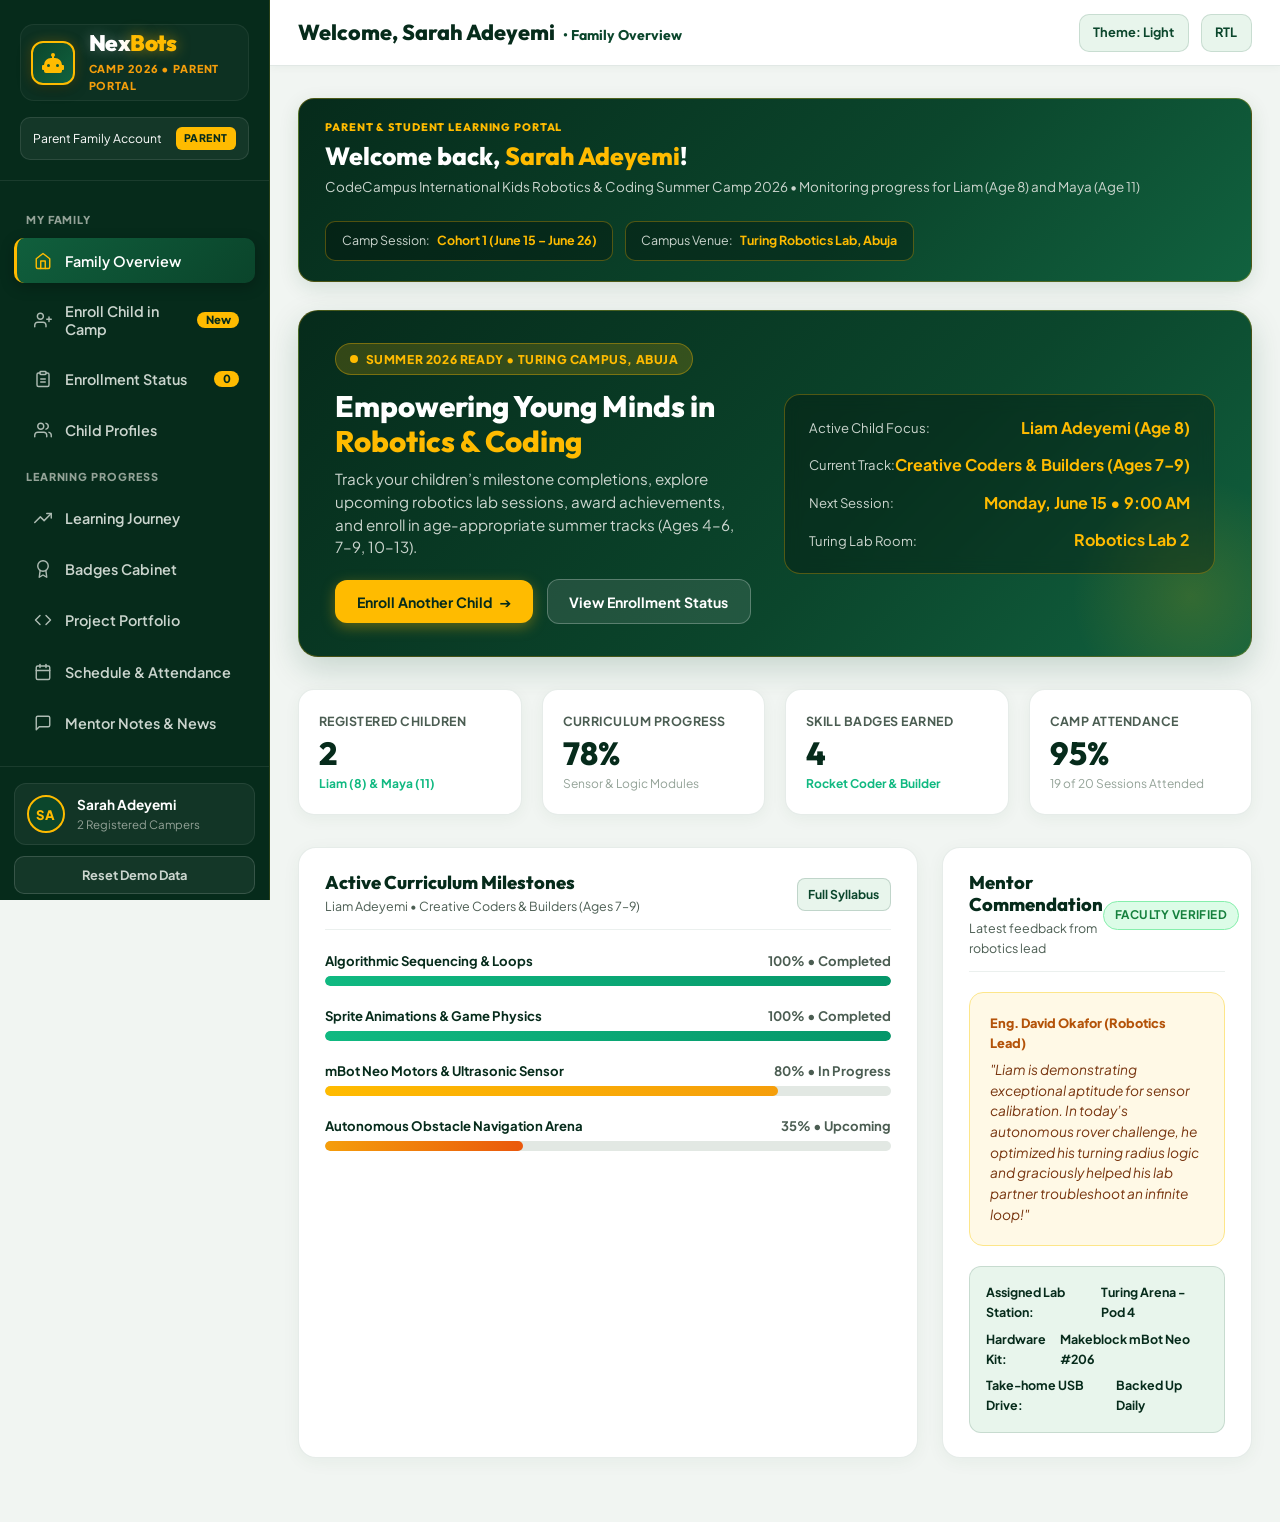
<file: user-dashboard.html>
<!DOCTYPE html>
<html lang="en" dir="ltr" data-theme="light">

<head>
  <meta charset="UTF-8">
  <meta name="viewport" content="width=device-width, initial-scale=1.0">
  <title>Parent & Student Dashboard | Kids Robotics & Coding Summer Camp 2026</title>
  <meta name="description"
    content="Personalized parent portal for Kids Robotics & Coding Summer Camp: enroll children in sessions, monitor learning progress, view earned badges, review projects, and track attendance.">

  <!-- Favicon & Fonts -->
  <link rel="icon" type="image/svg+xml"
    href="data:image/svg+xml,<svg xmlns='http://www.w3.org/2000/svg' viewBox='0 0 24 24' fill='%230b462c'><path d='M12 2a2 2 0 0 1 2 2c0 .74-.4 1.39-1 1.73V7h1a7 7 0 0 1 7 7h1a1 1 0 0 1 1 1v3a1 1 0 0 1-1 1h-1v1a2 2 0 0 1-2 2H5a2 2 0 0 1-2-2v-1H2a1 1 0 0 1-1-1v-3a1 1 0 0 1 1-1h1a7 7 0 0 1 7-7h1V5.73c-.6-.34-1-.99-1-1.73a2 2 0 0 1 2-2z'/></svg>">
  <link rel="preconnect" href="https://fonts.googleapis.com">
  <link rel="preconnect" href="https://fonts.gstatic.com" crossorigin>
  <link
    href="https://fonts.googleapis.com/css2?family=Outfit:wght@400;500;600;700;800;900&family=Plus+Jakarta+Sans:wght@400;500;600;700;800&display=swap"
    rel="stylesheet">

  <!-- Core & Dashboard Styles -->
  <link rel="stylesheet" href="assets/css/style.css">
  <link rel="stylesheet" href="assets/css/dashboard.css">
</head>

<body>
  <!-- Mobile Sidebar Backdrop -->
  <div class="dash-sidebar-backdrop" id="userSidebarBackdrop"></div>

  <div class="dash-shell">
    <!-- ======================================================================
         SIDEBAR NAVIGATION
         ====================================================================== -->
    <aside class="dash-sidebar" id="userSidebar">
      <div class="dash-sidebar-header">
        <a href="index.html" class="dash-brand-link" title="Return to Main Website">
          <div class="dash-brand-badge">
            <svg width="24" height="24" viewBox="0 0 24 24" fill="currentColor">
              <path
                d="M12 2a2 2 0 0 1 2 2c0 .74-.4 1.39-1 1.73V7h1a7 7 0 0 1 7 7h1a1 1 0 0 1 1 1v3a1 1 0 0 1-1 1h-1v1a2 2 0 0 1-2 2H5a2 2 0 0 1-2-2v-1H2a1 1 0 0 1-1-1v-3a1 1 0 0 1 1-1h1a7 7 0 0 1 7-7h1V5.73c-.6-.34-1-.99-1-1.73a2 2 0 0 1 2-2zM7.5 13a1.5 1.5 0 1 0 0 3 1.5 1.5 0 0 0 0-3zm9 0a1.5 1.5 0 1 0 0 3 1.5 1.5 0 0 0 0-3zM10 18h4v1h-4v-1z" />
            </svg>
          </div>
          <div class="dash-brand-titles">
            <div class="dash-brand-name">Nex<span>Bots</span></div>
            <div class="dash-portal-tag">CAMP 2026 • PARENT PORTAL</div>
          </div>
        </a>

        <button type="button" class="dash-sidebar-close" id="userSidebarClose" aria-label="Close Sidebar" title="Close Sidebar">&times;</button>
        <div class="dash-portal-role-banner">
          <span>Parent Family Account</span>
          <span class="dash-role-pill">Parent</span>
        </div>
      </div>

      <nav class="dash-sidebar-nav">
        <div class="dash-nav-category">My Family</div>
        <button type="button" class="dash-nav-item active" data-tab="tab-parent-overview">
          <span class="dash-nav-icon" aria-hidden="true"><svg width="18" height="18" viewBox="0 0 24 24" fill="none" stroke="currentColor" stroke-width="1.9" stroke-linecap="round" stroke-linejoin="round"><path d="M3 9l9-7 9 7v11a2 2 0 0 1-2 2H5a2 2 0 0 1-2-2z"></path><path d="M9 22V12h6v10"></path></svg></span>
          <span class="dash-nav-label">Family Overview</span>
        </button>
        <button type="button" class="dash-nav-item" data-tab="tab-enroll">
          <span class="dash-nav-icon" aria-hidden="true"><svg width="18" height="18" viewBox="0 0 24 24" fill="none" stroke="currentColor" stroke-width="1.9" stroke-linecap="round" stroke-linejoin="round"><path d="M16 21v-2a4 4 0 0 0-4-4H5a4 4 0 0 0-4 4v2"></path><circle cx="8.5" cy="7" r="4"></circle><line x1="20" y1="8" x2="20" y2="14"></line><line x1="23" y1="11" x2="17" y2="11"></line></svg></span>
          <span class="dash-nav-label">Enroll Child in Camp</span>
          <span class="dash-nav-badge">New</span>
        </button>
        <button type="button" class="dash-nav-item" data-tab="tab-status">
          <span class="dash-nav-icon" aria-hidden="true"><svg width="18" height="18" viewBox="0 0 24 24" fill="none" stroke="currentColor" stroke-width="1.9" stroke-linecap="round" stroke-linejoin="round"><path d="M16 4h2a2 2 0 0 1 2 2v14a2 2 0 0 1-2 2H6a2 2 0 0 1-2-2V6a2 2 0 0 1 2-2h2"></path><rect x="8" y="2" width="8" height="4" rx="1" ry="1"></rect><line x1="9" y1="12" x2="15" y2="12"></line><line x1="9" y1="16" x2="15" y2="16"></line></svg></span>
          <span class="dash-nav-label">Enrollment Status</span>
          <span class="dash-nav-badge" id="userPendingBadge">2</span>
        </button>
        <button type="button" class="dash-nav-item" data-tab="tab-children">
          <span class="dash-nav-icon" aria-hidden="true"><svg width="18" height="18" viewBox="0 0 24 24" fill="none" stroke="currentColor" stroke-width="1.9" stroke-linecap="round" stroke-linejoin="round"><path d="M17 21v-2a4 4 0 0 0-4-4H5a4 4 0 0 0-4 4v2"></path><circle cx="9" cy="7" r="4"></circle><path d="M23 21v-2a4 4 0 0 0-3-3.87"></path><path d="M16 3.13a4 4 0 0 1 0 7.75"></path></svg></span>
          <span class="dash-nav-label">Child Profiles</span>
        </button>

        <div class="dash-nav-category">Learning Progress</div>
        <button type="button" class="dash-nav-item" data-tab="tab-journey">
          <span class="dash-nav-icon" aria-hidden="true"><svg width="18" height="18" viewBox="0 0 24 24" fill="none" stroke="currentColor" stroke-width="1.9" stroke-linecap="round" stroke-linejoin="round"><polyline points="23 6 13.5 15.5 8.5 10.5 1 18"></polyline><polyline points="17 6 23 6 23 12"></polyline></svg></span>
          <span class="dash-nav-label">Learning Journey</span>
        </button>
        <button type="button" class="dash-nav-item" data-tab="tab-badges">
          <span class="dash-nav-icon" aria-hidden="true"><svg width="18" height="18" viewBox="0 0 24 24" fill="none" stroke="currentColor" stroke-width="1.9" stroke-linecap="round" stroke-linejoin="round"><circle cx="12" cy="8" r="7"></circle><polyline points="8.21 13.89 7 23 12 20 17 23 15.79 13.88"></polyline></svg></span>
          <span class="dash-nav-label">Badges Cabinet</span>
        </button>
        <button type="button" class="dash-nav-item" data-tab="tab-portfolio">
          <span class="dash-nav-icon" aria-hidden="true"><svg width="18" height="18" viewBox="0 0 24 24" fill="none" stroke="currentColor" stroke-width="1.9" stroke-linecap="round" stroke-linejoin="round"><polyline points="16 18 22 12 16 6"></polyline><polyline points="8 6 2 12 8 18"></polyline></svg></span>
          <span class="dash-nav-label">Project Portfolio</span>
        </button>
        <button type="button" class="dash-nav-item" data-tab="tab-schedule">
          <span class="dash-nav-icon" aria-hidden="true"><svg width="18" height="18" viewBox="0 0 24 24" fill="none" stroke="currentColor" stroke-width="1.9" stroke-linecap="round" stroke-linejoin="round"><rect x="3" y="4" width="18" height="18" rx="2" ry="2"></rect><line x1="16" y1="2" x2="16" y2="6"></line><line x1="8" y1="2" x2="8" y2="6"></line><line x1="3" y1="10" x2="21" y2="10"></line></svg></span>
          <span class="dash-nav-label">Schedule & Attendance</span>
        </button>
        <button type="button" class="dash-nav-item" data-tab="tab-feedback">
          <span class="dash-nav-icon" aria-hidden="true"><svg width="18" height="18" viewBox="0 0 24 24" fill="none" stroke="currentColor" stroke-width="1.9" stroke-linecap="round" stroke-linejoin="round"><path d="M21 15a2 2 0 0 1-2 2H7l-4 4V5a2 2 0 0 1 2-2h14a2 2 0 0 1 2 2z"></path></svg></span>
          <span class="dash-nav-label">Mentor Notes & News</span>
        </button>
      </nav>

      <div class="dash-sidebar-footer">
        <div class="dash-user-card">
          <div class="dash-user-avatar">SA</div>
          <div class="dash-user-meta">
            <strong>Sarah Adeyemi</strong>
            <span>2 Registered Campers</span>
          </div>
        </div>
        <button type="button" class="dash-top-btn" id="btnUserResetData"
          style="width:100%; justify-content:center; margin-bottom: 0.5rem; background: rgba(255,255,255,0.06); color: #cbd5ce; border-color: rgba(255,255,255,0.15);">
          Reset Demo Data
        </button>
        <a href="admin-dashboard.html" class="dash-portal-switch-btn" title="Switch to Admin Dashboard">
          <span>Switch to Admin Dashboard</span> <span>➔</span>
        </a>
        <a href="index.html" class="dash-top-btn"
          style="width:100%; justify-content:center; background:transparent; color:#cbd5ce; border-color:rgba(255,255,255,0.15);">
          Return to Website
        </a>
      </div>
    </aside>

    <!-- ======================================================================
         MAIN CONTENT AREA
         ====================================================================== -->
    <main class="dash-main">
      <!-- Top Navigation Bar -->
      <header class="dash-topbar">
        <div class="dash-topbar-left">
          <button type="button" class="dash-menu-toggle" id="userMenuToggle" aria-label="Toggle Navigation Menu" title="Toggle Navigation Menu">
            <svg width="22" height="22" viewBox="0 0 24 24" fill="none" stroke="currentColor" stroke-width="2.3" stroke-linecap="round" stroke-linejoin="round">
              <line x1="3" y1="6" x2="21" y2="6"></line>
              <line x1="3" y1="12" x2="21" y2="12"></line>
              <line x1="3" y1="18" x2="21" y2="18"></line>
            </svg>
          </button>
          <div class="dash-breadcrumb">
            <h1 class="dash-page-title" id="userPageTitle">
              <span id="userPageMainTitle">Welcome, Sarah Adeyemi</span>
              <span id="userPageSubTitle" style="font-size: 0.88rem; font-weight: 700; color: var(--color-green-primary);">• Family Overview</span>
            </h1>
          </div>
        </div>

        <div class="dash-topbar-right">
          <button type="button" class="dash-top-btn" id="userThemeToggleBtn" title="Toggle Light / Dark Mode">
            <span id="userThemeLabel">Theme</span>
          </button>

          <button type="button" class="dash-top-btn" id="userRtlToggleBtn" title="Toggle RTL Direction">
            <span>RTL</span>
          </button>
        </div>
      </header>

      <!-- Dashboard Content View Area -->
      <div class="dash-content">

        <!-- Prominent Welcome Message Banner -->
        <div class="dash-welcome-bar">
          <div class="dash-welcome-bar-left">
            <span class="dash-welcome-portal-badge">PARENT & STUDENT LEARNING PORTAL</span>
            <h2 class="dash-welcome-heading">Welcome back, <span>Sarah Adeyemi</span>!</h2>
            <p class="dash-welcome-sub">
              CodeCampus International Kids Robotics & Coding Summer Camp 2026 • Monitoring progress for Liam (Age 8) and Maya (Age 11)
            </p>
          </div>
          <div class="dash-welcome-bar-right">
            <div class="dash-welcome-chip">
              <span>Camp Session:</span>
              <strong>Cohort 1 (June 15 – June 26)</strong>
            </div>
            <div class="dash-welcome-chip">
              <span>Campus Venue:</span>
              <strong>Turing Robotics Lab, Abuja</strong>
            </div>
          </div>
        </div>

        <!-- ==================================================================
             VIEW 1: PARENT OVERVIEW & LEARNING SUMMARY
             ================================================================== -->
        <section class="dash-tab-pane active" id="tab-parent-overview">
          <!-- Hero Banner -->
          <div class="dash-hero-card">
            <div class="dash-hero-content">
              <div class="dash-hero-badge">
                <span class="pulse-dot"></span>
                <span>Summer 2026 Ready • Turing Campus, Abuja</span>
              </div>
              <h2 class="dash-hero-title">Empowering Young Minds in <span>Robotics & Coding</span></h2>
              <p class="dash-hero-desc">
                Track your children’s milestone completions, explore upcoming robotics lab sessions, award achievements,
                and enroll in age-appropriate summer tracks (Ages 4–6, 7–9, 10–13).
              </p>
              <div class="dash-hero-actions">
                <button type="button" class="dash-hero-btn dash-hero-btn-primary" onclick="switchUserTab('tab-enroll')">
                  <span>Enroll Another Child</span> <span>➔</span>
                </button>
                <button type="button" class="dash-hero-btn dash-hero-btn-outline" onclick="switchUserTab('tab-status')">
                  <span>View Enrollment Status</span>
                </button>
              </div>
            </div>

            <div class="dash-hero-stats-pill">
              <div class="dash-pill-row">
                <span>Active Child Focus:</span>
                <strong id="heroActiveChildName">Liam Adeyemi (Age 8)</strong>
              </div>
              <div class="dash-pill-row">
                <span>Current Track:</span>
                <strong id="heroActiveChildTrack">Creative Coders (7–9)</strong>
              </div>
              <div class="dash-pill-row">
                <span>Next Session:</span>
                <strong>Monday, June 15 • 9:00 AM</strong>
              </div>
              <div class="dash-pill-row">
                <span>Turing Lab Room:</span>
                <strong style="color: var(--color-yellow-bright);">Robotics Lab 2</strong>
              </div>
            </div>
          </div>

          <!-- Quick Summary Metrics (Clean without emoji icons) -->
          <div class="dash-kpi-grid">
            <div class="dash-kpi-card">
              <div class="dash-kpi-info">
                <span class="dash-kpi-label">Registered Children</span>
                <span class="dash-kpi-value" id="kpiUserKidsCount">2</span>
                <span class="dash-kpi-sub highlight">Liam (8) & Maya (11)</span>
              </div>
            </div>

            <div class="dash-kpi-card">
              <div class="dash-kpi-info">
                <span class="dash-kpi-label">Curriculum Progress</span>
                <span class="dash-kpi-value" id="kpiActiveProgress">78%</span>
                <span class="dash-kpi-sub">Sensor & Logic Modules</span>
              </div>
            </div>

            <div class="dash-kpi-card">
              <div class="dash-kpi-info">
                <span class="dash-kpi-label">Skill Badges Earned</span>
                <span class="dash-kpi-value" id="kpiActiveBadges">4</span>
                <span class="dash-kpi-sub highlight">Rocket Coder & Builder</span>
              </div>
            </div>

            <div class="dash-kpi-card">
              <div class="dash-kpi-info">
                <span class="dash-kpi-label">Camp Attendance</span>
                <span class="dash-kpi-value" id="kpiActiveAttendance">95%</span>
                <span class="dash-kpi-sub">19 of 20 Sessions Attended</span>
              </div>
            </div>
          </div>

          <!-- Active Child Focus Spotlight Row -->
          <div class="dash-analytics-row">
            <!-- Left: Current Learning Journey & Milestones -->
            <div class="dash-card">
              <div class="dash-card-header">
                <div>
                  <h3 class="dash-card-title">Active Curriculum Milestones</h3>
                  <p class="dash-card-sub" id="overviewMilestoneSubtitle">Liam Adeyemi • Creative Coders & Builders</p>
                </div>
                <button type="button" class="dash-action-btn view" onclick="switchUserTab('tab-journey')">Full
                  Syllabus</button>
              </div>

              <div id="overviewMilestonesList" class="dash-prog-bar-group">
                <!-- Dynamically rendered milestones -->
              </div>
            </div>

            <!-- Right: Next Session Alert & Mentor Feedback -->
            <div class="dash-card">
              <div class="dash-card-header">
                <div>
                  <h3 class="dash-card-title">Mentor Commendation</h3>
                  <p class="dash-card-sub">Latest feedback from robotics lead</p>
                </div>
                <span class="dash-status-badge approved">Faculty Verified</span>
              </div>

              <div
                style="background: #fff9e6; border: 1.5px solid #fde68a; border-radius: 14px; padding: 1.25rem; margin-bottom: 1.25rem;">
                <div style="font-size: 0.8rem; font-weight: 800; color: #b45309; margin-bottom: 0.4rem;"
                  id="overviewMentorName">
                  Eng. David Okafor (Robotics Lead)
                </div>
                <p style="font-size: 0.86rem; color: #78350f; line-height: 1.5; font-style: italic;"
                  id="overviewMentorQuote">
                  "Liam showed brilliant creativity in today's autonomous rover challenge. He calibrated his turn angles
                  perfectly and helped a classmate fix an infinite loop in their Scratch blocks!"
                </p>
              </div>

              <div
                style="padding: 1rem; border-radius: 12px; background: var(--color-green-subtle); border: 1px solid rgba(11, 70, 44, 0.15); display: flex; flex-direction: column; gap: 0.4rem;">
                <div
                  style="display: flex; justify-content: space-between; font-size: 0.78rem; font-weight: 700; color: var(--color-green-darkest);">
                  <span>Assigned Lab Station:</span>
                  <span>Turing Arena - Pod 4</span>
                </div>
                <div
                  style="display: flex; justify-content: space-between; font-size: 0.78rem; font-weight: 700; color: var(--color-green-darkest);">
                  <span>Hardware Kit:</span>
                  <span>Makeblock mBot Neo #206</span>
                </div>
                <div
                  style="display: flex; justify-content: space-between; font-size: 0.78rem; font-weight: 700; color: var(--color-green-darkest);">
                  <span>Take-home USB Drive:</span>
                  <span>Backed Up Daily</span>
                </div>
              </div>
            </div>
          </div>
        </section>

        <!-- ==================================================================
             VIEW 2: ENROLL CHILD IN CAMP (INTERACTIVE ENROLLMENT WORKFLOW)
             ================================================================== -->
        <section class="dash-tab-pane" id="tab-enroll">
          <div class="dash-enrollment-card">
            <div style="text-align: center; margin-bottom: 2rem;">
              <span class="dash-hero-badge">Camp Registration • Summer 2026</span>
              <h2 class="dash-hero-title" style="color: var(--color-green-darkest); font-size: 1.85rem;">
                Enroll Your Child in <span>Summer Camp 2026</span>
              </h2>
              <p class="dash-hero-desc" style="color: var(--color-gray-600); max-width: 600px; margin: 0 auto;">
                Select your child, choose the age-appropriate robotics and coding track, pick preferred session dates,
                and submit your registration request directly to camp administration.
              </p>
            </div>

            <form id="formEnrollChildWorkflow">
              <!-- Step 1: Select or Add Child -->
              <div style="margin-bottom: 1.75rem;">
                <label class="dash-form-label" style="font-size: 0.92rem; margin-bottom: 0.65rem; display: block;">
                  Step 1: Select Child to Enroll
                </label>
                <div class="dash-child-tabs" id="enrollChildSelectorGrid">
                  <!-- Injected via JavaScript -->
                </div>
              </div>

              <!-- Step 2: Choose Age-Appropriate Program Track -->
              <div style="margin-bottom: 1.75rem;">
                <label class="dash-form-label" style="font-size: 0.92rem; margin-bottom: 0.65rem; display: block;">
                  Step 2: Choose Age-Appropriate Program Track
                </label>
                <div class="dash-track-selector-cards" id="enrollProgramSelectorGrid">
                  <!-- Dynamically rendered radio-like cards -->
                </div>
                <input type="hidden" id="selectedEnrollTrackId" value="CREATIVE_CODERS">
              </div>

              <!-- Step 3: Session Dates & Slot Selection -->
              <div class="dash-form-grid">
                <div class="dash-form-group">
                  <label class="dash-form-label">Step 3: Camp Cohort & Calendar Dates</label>
                  <select id="enrollSessionSelect" class="dash-form-select" required>
                    <option value="Session 1: June 15 – June 26, 2026">Session 1: June 15 – June 26, 2026 (Launchpad
                      Cohort)</option>
                    <option value="Session 2: July 6 – July 17, 2026">Session 2: July 6 – July 17, 2026 (Cyber Builders
                      Cohort)</option>
                    <option value="Session 3: July 20 – July 31, 2026">Session 3: July 20 – July 31, 2026 (Future
                      Inventors Cohort)</option>
                    <option value="Session 4: August 3 – August 14, 2026">Session 4: August 3 – August 14, 2026 (Robo
                      Championship)</option>
                  </select>
                </div>

                <div class="dash-form-group">
                  <label class="dash-form-label">Preferred Time Slot</label>
                  <select id="enrollTimeSlotSelect" class="dash-form-select" required>
                    <option value="Morning Slot (9:00 AM – 12:30 PM)">Morning Slot (9:00 AM – 12:30 PM)</option>
                    <option value="Afternoon Slot (1:30 PM – 5:00 PM)">Afternoon Slot (1:30 PM – 5:00 PM)</option>
                    <option value="Full Day Immersion (9:00 AM – 5:00 PM)">Full Day Immersion (9:00 AM – 5:00 PM)
                    </option>
                  </select>
                </div>
              </div>

              <!-- Step 4: Special Requirements & Logistics -->
              <div class="dash-form-grid">
                <div class="dash-form-group">
                  <label class="dash-form-label">Laptop & Hardware Equipment</label>
                  <select id="enrollLaptopSelect" class="dash-form-select">
                    <option value="Provided by Parent">Child will bring personal laptop / iPad</option>
                    <option value="Campus Lab Loaner">Request campus lab loaner laptop (Complimentary)</option>
                  </select>
                </div>

                <div class="dash-form-group">
                  <label class="dash-form-label">Emergency Phone Number</label>
                  <input type="text" id="enrollEmergencyPhone" class="dash-form-input" value="+234 802 987 6543"
                    required>
                </div>

                <div class="dash-form-group full-width">
                  <label class="dash-form-label">Special Notes, Interests or Allergies</label>
                  <textarea id="enrollNotes" class="dash-form-textarea" rows="2"
                    placeholder="e.g. Mild peanut allergy, keen on arcade game development and robotic sensors..."></textarea>
                </div>
              </div>

              <!-- Submit Button -->
              <button type="submit" class="dash-hero-btn dash-hero-btn-primary"
                style="width: 100%; justify-content: center; font-size: 1rem; padding: 0.9rem;">
                Submit Camp Enrollment Request
              </button>
              <p
                style="text-align: center; font-size: 0.75rem; color: var(--color-gray-600); margin-top: 0.75rem; line-height: 1.4;">
                * Submitting stores your request in shared browser memory. The Camp Administrator will review and
                confirm your child's seat.
              </p>
            </form>
          </div>
        </section>

        <!-- ==================================================================
             VIEW 3: ENROLLMENT STATUS TRACKING & VOUCHERS
             ================================================================== -->
        <section class="dash-tab-pane" id="tab-status">
          <div class="dash-card">
            <div class="dash-card-header">
              <div>
                <h2 class="dash-card-title">Camp Enrollment Status Tracking</h2>
                <p class="dash-card-sub">Track registration review status, confirmed cohort placements, and official camp
                  pass vouchers</p>
              </div>
              <button type="button" class="dash-hero-btn dash-hero-btn-primary" onclick="switchUserTab('tab-enroll')">
                + New Registration
              </button>
            </div>

            <!-- Enrollments Table -->
            <div class="dash-table-container">
              <table class="dash-table">
                <thead>
                  <tr>
                    <th>Voucher Code</th>
                    <th>Child Name</th>
                    <th>Age Tier & Program Track</th>
                    <th>Session & Time Slot</th>
                    <th>Submission Date</th>
                    <th>Approval Status</th>
                    <th>Tuition Fee</th>
                    <th>Pass / Action</th>
                  </tr>
                </thead>
                <tbody id="userEnrollmentStatusTbody">
                  <!-- Dynamically rendered -->
                </tbody>
              </table>
            </div>

            <div class="dash-empty-state" id="userStatusEmptyState" style="display: none;">
              <span class="dash-empty-icon" style="font-size: 1rem; font-weight: 800; letter-spacing: 0.05em;">NO RECORDS</span>
              <h4 class="dash-empty-title">No enrollment submissions found</h4>
              <p class="dash-empty-desc">You have not submitted any enrollment requests yet. Click below to begin.</p>
              <button type="button" class="dash-hero-btn dash-hero-btn-primary" onclick="switchUserTab('tab-enroll')">
                Enroll a Child Now
              </button>
            </div>
          </div>
        </section>

        <!-- ==================================================================
             VIEW 4: MY CHILDREN PROFILES
             ================================================================== -->
        <section class="dash-tab-pane" id="tab-children">
          <div class="dash-card">
            <div class="dash-card-header">
              <div>
                <h2 class="dash-card-title">My Children's Profiles</h2>
                <p class="dash-card-sub">Manage student credentials, school records, medical notes, and camp track
                  preferences</p>
              </div>
              <button type="button" class="dash-top-btn" id="btnOpenAddChildModal">
                + Add Another Child Profile
              </button>
            </div>

            <div class="dash-projects-grid" id="userChildrenCardsGrid">
              <!-- Dynamically populated child cards -->
            </div>
          </div>
        </section>

        <!-- ==================================================================
             VIEW 5: LEARNING JOURNEY & MILESTONES
             ================================================================== -->
        <section class="dash-tab-pane" id="tab-journey">
          <div class="dash-card">
            <div class="dash-card-header">
              <div>
                <h2 class="dash-card-title">Learning Journey & STEM Milestones</h2>
                <p class="dash-card-sub" id="journeyChildSubtitle">Tracking competencies for Liam Adeyemi (Age 8)</p>
              </div>
              <span class="dash-status-badge approved" id="journeyTrackBadge">Creative Coders & Builders</span>
            </div>

            <!-- Progress Overall Meter -->
            <div class="dash-journey-meter-box">
              <div class="dash-journey-meter-header">
                <span style="font-size: 1rem; color: var(--color-green-darkest);">Overall Summer Curriculum Completion</span>
                <span style="font-size: 1.35rem; color: var(--color-green-primary);" id="journeyProgressValue">78%</span>
              </div>
              <div class="dash-progress-track" style="height: 14px;">
                <div class="dash-progress-fill green" id="journeyProgressBar" style="width: 78%;"></div>
              </div>
            </div>

            <!-- Milestones List -->
            <h3 style="font-size: 1.15rem; font-weight: 800; color: var(--color-green-darkest); margin-bottom: 1rem;">
              Curriculum Modules & Skill Checks
            </h3>
            <div id="journeyMilestonesContainer" class="dash-prog-bar-group" style="gap: 1.5rem;">
              <!-- Dynamically populated -->
            </div>

            <!-- Acquired Skills Badges Row -->
            <div style="margin-top: 2.5rem; padding-top: 1.5rem; border-top: 1px solid rgba(11, 70, 44, 0.1);">
              <h4 style="font-size: 1rem; font-weight: 800; color: var(--color-green-darkest); margin-bottom: 0.75rem;">
                Acquired Technical Skills & Competencies
              </h4>
              <div id="journeySkillsPills" style="display: flex; flex-wrap: wrap; gap: 0.6rem;">
                <!-- Dynamically populated chips -->
              </div>
            </div>
          </div>
        </section>

        <!-- ==================================================================
             VIEW 6: SKILL BADGES & TROPHY CABINET
             ================================================================== -->
        <section class="dash-tab-pane" id="tab-badges">
          <div class="dash-card">
            <div class="dash-card-header">
              <div>
                <h2 class="dash-card-title">Skill Badges & Trophy Cabinet</h2>
                <p class="dash-card-sub" id="badgesSubtitle">Official badges earned by Liam Adeyemi in robotics and
                  coding lab</p>
              </div>
              <span class="dash-status-badge approved" id="badgesCountBadge">4 Badges Unlocked</span>
            </div>

            <div class="dash-badge-showcase-grid" id="userBadgesGrid">
              <!-- Dynamically populated glowing cards -->
            </div>
          </div>
        </section>

        <!-- ==================================================================
             VIEW 7: PROJECT PORTFOLIO
             ================================================================== -->
        <section class="dash-tab-pane" id="tab-portfolio">
          <div class="dash-card">
            <div class="dash-card-header">
              <div>
                <h2 class="dash-card-title">Student Project Showcase</h2>
                <p class="dash-card-sub" id="portfolioSubtitle">Completed robots, Scratch arcade games, and IoT models</p>
              </div>
              <button type="button" class="dash-top-btn" id="btnOpenSubmitProjectModal">
                + Submit New Project Build
              </button>
            </div>

            <div class="dash-projects-grid" id="userProjectsGrid">
              <!-- Dynamically populated projects -->
            </div>
          </div>
        </section>

        <!-- ==================================================================
             VIEW 8: SCHEDULE & ATTENDANCE
             ================================================================== -->
        <section class="dash-tab-pane" id="tab-schedule">
          <div class="dash-card">
            <div class="dash-card-header">
              <div>
                <h2 class="dash-card-title">Daily Camp Schedule & Attendance Records</h2>
                <p class="dash-card-sub" id="scheduleSubtitle">Session timetable and physical campus attendance logs</p>
              </div>
            </div>

            <div class="dash-table-container">
              <table class="dash-table">
                <thead>
                  <tr>
                    <th>Day / Date</th>
                    <th>Session Topic</th>
                    <th>Lab Arena</th>
                    <th>Time Slot</th>
                    <th>Instructor</th>
                    <th>Attendance Status</th>
                  </tr>
                </thead>
                <tbody id="userScheduleTbody">
                  <!-- Dynamically populated schedule -->
                </tbody>
              </table>
            </div>
          </div>
        </section>

        <!-- ==================================================================
             VIEW 9: MENTOR NOTES & CAMP ANNOUNCEMENTS
             ================================================================== -->
        <section class="dash-tab-pane" id="tab-feedback">
          <div class="dash-analytics-row">
            <!-- Left: Live Bulletins from Camp Admin -->
            <div class="dash-card">
              <div class="dash-card-header">
                <div>
                  <h3 class="dash-card-title">Camp Announcements</h3>
                  <p class="dash-card-sub">Official campus updates synced in real-time</p>
                </div>
              </div>

              <div id="userAnnouncementsList" style="display: flex; flex-direction: column; gap: 1rem;">
                <!-- Dynamically rendered -->
              </div>
            </div>

            <!-- Right: Submit Inquiry to Admin -->
            <div class="dash-card">
              <div class="dash-card-header">
                <div>
                  <h3 class="dash-card-title">Message Camp Mentors</h3>
                  <p class="dash-card-sub">Have a question regarding equipment or dietary needs?</p>
                </div>
              </div>

              <form id="formSendParentEnquiry">
                <div class="dash-form-group" style="margin-bottom: 1rem;">
                  <label class="dash-form-label">Subject</label>
                  <input type="text" id="parentEnquirySubject" class="dash-form-input"
                    placeholder="e.g. Question about bring-your-own laptop policy" required>
                </div>

                <div class="dash-form-group" style="margin-bottom: 1.25rem;">
                  <label class="dash-form-label">Message</label>
                  <textarea id="parentEnquiryMessage" class="dash-form-textarea" rows="4"
                    placeholder="Type your message to camp administration here..." required></textarea>
                </div>

                <button type="submit" class="dash-hero-btn dash-hero-btn-primary" style="width: 100%;">
                  Send Message to Administration
                </button>
              </form>

              <!-- Existing Queries -->
              <div style="margin-top: 1.5rem; padding-top: 1.25rem; border-top: 1px solid rgba(11, 70, 44, 0.1);">
                <h4 style="font-size: 0.9rem; font-weight: 800; color: var(--color-green-darkest); margin-bottom: 0.75rem;">
                  My Previous Inquiries
                </h4>
                <div id="userPreviousEnquiriesList" style="display: flex; flex-direction: column; gap: 0.75rem;">
                  <!-- Injected via JavaScript -->
                </div>
              </div>
            </div>
          </div>
        </section>

      </div>
    </main>
  </div>

  <!-- ======================================================================
       MODALS: ADD CHILD, SUBMIT PROJECT, VIEW VOUCHER
       ====================================================================== -->
  <!-- Add Child Profile Modal -->
  <div class="dash-modal-backdrop" id="modalAddChild">
    <div class="dash-modal-box">
      <div class="dash-modal-header">
        <h3 class="dash-modal-title">+ Add Child Profile</h3>
        <button type="button" class="dash-modal-close" onclick="closeAddChildModal()">&times;</button>
      </div>
      <div class="dash-modal-body">
        <form id="formAddChild">
          <div class="dash-form-grid">
            <div class="dash-form-group">
              <label class="dash-form-label">Child's Full Name</label>
              <input type="text" id="newChildName" class="dash-form-input" placeholder="e.g. Lucas Adeyemi" required>
            </div>
            <div class="dash-form-group">
              <label class="dash-form-label">Age</label>
              <input type="number" id="newChildAge" class="dash-form-input" min="4" max="14" value="7" required>
            </div>
          </div>

          <div class="dash-form-grid">
            <div class="dash-form-group">
              <label class="dash-form-label">Gender</label>
              <select id="newChildGender" class="dash-form-select">
                <option value="Male">Male</option>
                <option value="Female">Female</option>
                <option value="Other">Other</option>
              </select>
            </div>
            <div class="dash-form-group">
              <label class="dash-form-label">Current School</label>
              <input type="text" id="newChildSchool" class="dash-form-input" placeholder="e.g. Abuja International Academy">
            </div>
          </div>

          <div class="dash-form-group" style="margin-bottom: 1rem;">
            <label class="dash-form-label">Preferred Program Track</label>
            <select id="newChildTrack" class="dash-form-select">
              <option value="TINY_TECH|Tiny Tech Adventurers (Ages 4–6)">Tiny Tech Adventurers (Ages 4–6)</option>
              <option value="CREATIVE_CODERS|Creative Coders & Builders (Ages 7–9)" selected>Creative Coders & Builders
                (Ages 7–9)</option>
              <option value="JUNIOR_ENGINEERS|Junior Engineers & Python Pros (Ages 10–13)">Junior Engineers & Python Pros
                (Ages 10–13)</option>
            </select>
          </div>

          <div class="dash-form-group" style="margin-bottom: 1.25rem;">
            <label class="dash-form-label">Allergies or Dietary Restrictions</label>
            <input type="text" id="newChildAllergies" class="dash-form-input" placeholder="e.g. No allergies, or mild dairy restriction">
          </div>

          <button type="submit" class="dash-hero-btn dash-hero-btn-primary" style="width: 100%;">
            Save Child Profile
          </button>
        </form>
      </div>
    </div>
  </div>

  <!-- Submit Project Modal -->
  <div class="dash-modal-backdrop" id="modalSubmitProject">
    <div class="dash-modal-box">
      <div class="dash-modal-header">
        <h3 class="dash-modal-title">+ Submit Capstone Project</h3>
        <button type="button" class="dash-modal-close" onclick="closeSubmitProjectModal()">&times;</button>
      </div>
      <div class="dash-modal-body">
        <form id="formSubmitProject">
          <div class="dash-form-group" style="margin-bottom: 1rem;">
            <label class="dash-form-label">Project Title</label>
            <input type="text" id="projTitle" class="dash-form-input" placeholder="e.g. Smart Line-Following Robot" required>
          </div>

          <div class="dash-form-grid">
            <div class="dash-form-group">
              <label class="dash-form-label">Category</label>
              <select id="projCat" class="dash-form-select">
                <option value="Robotics & Sensors">Robotics & Sensors</option>
                <option value="Game Development">Game Development</option>
                <option value="Python & IoT Automation">Python & IoT Automation</option>
                <option value="STEM Invention">STEM Invention</option>
              </select>
            </div>
            <div class="dash-form-group">
              <label class="dash-form-label">Hardware & Software Tools</label>
              <input type="text" id="projTools" class="dash-form-input" placeholder="e.g. mBot Neo, Scratch 3.0, Ultrasonic Sensor" required>
            </div>
          </div>

          <div class="dash-form-group" style="margin-bottom: 1.25rem;">
            <label class="dash-form-label">Project Description</label>
            <textarea id="projDesc" class="dash-form-textarea" rows="3"
              placeholder="Describe what your child built, challenges solved, and how it works..." required></textarea>
          </div>

          <button type="submit" class="dash-hero-btn dash-hero-btn-primary" style="width: 100%;">
            Submit for Faculty Review & Grading
          </button>
        </form>
      </div>
    </div>
  </div>

  <!-- Camp Voucher Pass Modal -->
  <div class="dash-modal-backdrop" id="modalVoucherPass">
    <div class="dash-modal-box" style="max-width: 500px; text-align: center;">
      <div class="dash-modal-header" style="background: linear-gradient(135deg, #062b1b 0%, #0b462c 100%); color: #ffffff;">
        <h3 class="dash-modal-title" style="color: #ffffff;">Official Camp Pass Voucher</h3>
        <button type="button" class="dash-modal-close" style="color: #ffffff;" onclick="closeVoucherModal()">&times;</button>
      </div>
      <div class="dash-modal-body" id="voucherModalContent" style="padding: 2rem 1.5rem;">
        <!-- Injected via JavaScript -->
      </div>
      <div class="dash-modal-footer" style="justify-content: center;">
        <button type="button" class="dash-hero-btn dash-hero-btn-primary" onclick="window.print()">
          Print Voucher Pass
        </button>
        <button type="button" class="dash-top-btn" onclick="closeVoucherModal()">Close</button>
      </div>
    </div>
  </div>

  <!-- Toast Container -->
  <div class="dash-toast-container" id="dashToastContainer"></div>

  <!-- Script Files -->
  <script src="assets/js/dashboard.js"></script>
  <script>
    // =========================================================================
    // PARENT / USER DASHBOARD CONTROLLER (Pure Vanilla JavaScript)
    // =========================================================================
    let activeChildId = 'KID-101'; // Default active child

    document.addEventListener('DOMContentLoaded', () => {
      initUserNavigation();
      initUserThemeAndRtl();
      renderAllUserData();

      // Listen for data sync events across tabs
      window.addEventListener('campDataUpdated', () => {
        renderAllUserData();
      });

      // Child Selector in Topbar
      const activeChildSelect = document.getElementById('userActiveChildSelect');
      if (activeChildSelect) {
        activeChildSelect.addEventListener('change', (e) => {
          activeChildId = e.target.value;
          renderActiveChildViews();
        });
      }

      // Reset Demo Data
      document.getElementById('btnUserResetData').addEventListener('click', () => {
        if (confirm('Reset demo camp database to fresh default state?')) {
          window.CampStore.resetStore();
          showToast('Demo camp data reset successfully!', 'success');
          renderAllUserData();
        }
      });

      // Enrollment Form Submission
      document.getElementById('formEnrollChildWorkflow').addEventListener('submit', handleEnrollmentSubmit);

      // Add Child Profile Modal Form
      document.getElementById('btnOpenAddChildModal').addEventListener('click', () => {
        document.getElementById('modalAddChild').classList.add('active');
      });

      document.getElementById('formAddChild').addEventListener('submit', (e) => {
        e.preventDefault();
        const name = document.getElementById('newChildName').value.trim();
        const age = parseInt(document.getElementById('newChildAge').value, 10);
        const gender = document.getElementById('newChildGender').value;
        const school = document.getElementById('newChildSchool').value.trim();
        const [trackId, trackName] = document.getElementById('newChildTrack').value.split('|');
        const allergies = document.getElementById('newChildAllergies').value.trim() || 'None';

        const newKid = window.CampStore.addChild({
          name, age, gender, school, trackId, trackName, allergies,
          avatar: name.split(' ').map(w => w[0]).join('').substring(0, 2).toUpperCase() || 'ST'
        });

        activeChildId = newKid.id;
        showToast(`Created profile for ${name}!`, 'success');
        closeAddChildModal();
        e.target.reset();
        renderAllUserData();
      });

      // Submit Project Modal Form
      document.getElementById('btnOpenSubmitProjectModal').addEventListener('click', () => {
        document.getElementById('modalSubmitProject').classList.add('active');
      });

      document.getElementById('formSubmitProject').addEventListener('submit', (e) => {
        e.preventDefault();
        const title = document.getElementById('projTitle').value.trim();
        const category = document.getElementById('projCat').value;
        const tools = document.getElementById('projTools').value.trim();
        const desc = document.getElementById('projDesc').value.trim();

        window.CampStore.addProjectToStudent(activeChildId, { title, category, tools, desc });
        showToast('Project build submitted for faculty grading!', 'success');
        closeSubmitProjectModal();
        e.target.reset();
        renderActiveChildViews();
      });

      // Parent Enquiry Form
      document.getElementById('formSendParentEnquiry').addEventListener('submit', (e) => {
        e.preventDefault();
        const subject = document.getElementById('parentEnquirySubject').value.trim();
        const message = document.getElementById('parentEnquiryMessage').value.trim();

        window.CampStore.addEnquiry({
          parentName: 'Sarah Adeyemi',
          email: 'sarah.adeyemi@example.com',
          subject, message
        });

        showToast('Message sent to Camp Administration!', 'success');
        e.target.reset();
        renderUserEnquiries();
      });
    });

    // -------------------------------------------------------------------------
    // NAVIGATION & TAB SWITCHING
    // -------------------------------------------------------------------------
    function initUserNavigation() {
      const navItems = document.querySelectorAll('.dash-nav-item');
      const panes = document.querySelectorAll('.dash-tab-pane');
      const pageTitle = document.getElementById('userPageTitle');
      const subTitle = document.getElementById('userPageSubTitle');

      const titleMap = {
        'tab-parent-overview': 'Family Overview',
        'tab-enroll': 'Camp Session Enrollment Workflow',
        'tab-status': 'Camp Enrollment Status & Passes',
        'tab-children': 'My Registered Children',
        'tab-journey': 'Learning Journey & STEM Competencies',
        'tab-badges': 'Skill Badges & Trophy Showcase',
        'tab-portfolio': 'Student Project Portfolio',
        'tab-schedule': 'Session Schedule & Attendance Logs',
        'tab-feedback': 'Mentor Feedback & Campus Bulletins'
      };

      navItems.forEach(item => {
        item.addEventListener('click', () => {
          const tabId = item.getAttribute('data-tab');
          if (!tabId) return;

          navItems.forEach(n => n.classList.remove('active'));
          item.classList.add('active');

          panes.forEach(p => p.classList.remove('active'));
          const target = document.getElementById(tabId);
          if (target) target.classList.add('active');

          if (pageTitle) {
            const mainTitle = document.getElementById('userPageMainTitle');
            if (mainTitle) {
              mainTitle.textContent = 'Welcome, Sarah Adeyemi';
            } else {
              pageTitle.textContent = 'Welcome, Sarah Adeyemi';
            }
          }
          if (subTitle && titleMap[tabId]) subTitle.textContent = '• ' + titleMap[tabId];

          // Close mobile drawer
          document.getElementById('userSidebar').classList.remove('open');
          document.getElementById('userSidebarBackdrop').classList.remove('open');
        });
      });

      // Mobile Menu Toggle & Close
      const toggle = document.getElementById('userMenuToggle');
      const closeBtn = document.getElementById('userSidebarClose');
      const sidebar = document.getElementById('userSidebar');
      const backdrop = document.getElementById('userSidebarBackdrop');

      toggle.addEventListener('click', () => {
        sidebar.classList.toggle('open');
        backdrop.classList.toggle('open');
      });

      if (closeBtn) {
        closeBtn.addEventListener('click', () => {
          sidebar.classList.remove('open');
          backdrop.classList.remove('open');
        });
      }

      backdrop.addEventListener('click', () => {
        sidebar.classList.remove('open');
        backdrop.classList.remove('open');
      });
    }

    function switchUserTab(tabId) {
      const navItem = document.querySelector(`.dash-nav-item[data-tab="${tabId}"]`);
      if (navItem) navItem.click();
    }

    // -------------------------------------------------------------------------
    // THEME & RTL CONTROLLER
    // -------------------------------------------------------------------------
    function initUserThemeAndRtl() {
      const html = document.documentElement;
      const themeBtn = document.getElementById('userThemeToggleBtn');
      const themeLabel = document.getElementById('userThemeLabel');
      const rtlBtn = document.getElementById('userRtlToggleBtn');

      function updateThemeLabelText(theme) {
        if (!themeLabel) return;
        const isMobile = window.innerWidth <= 480;
        if (isMobile) {
          themeLabel.textContent = theme === 'dark' ? 'Dark' : 'Light';
        } else {
          themeLabel.textContent = theme === 'dark' ? 'Theme: Dark' : 'Theme: Light';
        }
      }

      const savedTheme = localStorage.getItem('camp_theme') || 'light';
      html.setAttribute('data-theme', savedTheme);
      updateThemeLabelText(savedTheme);

      window.addEventListener('resize', () => {
        updateThemeLabelText(html.getAttribute('data-theme') || 'light');
      });

      themeBtn.addEventListener('click', () => {
        const current = html.getAttribute('data-theme');
        const next = current === 'dark' ? 'light' : 'dark';
        html.setAttribute('data-theme', next);
        localStorage.setItem('camp_theme', next);
        updateThemeLabelText(next);
      });

      const savedDir = localStorage.getItem('camp_direction') || 'ltr';
      html.setAttribute('dir', savedDir);

      rtlBtn.addEventListener('click', () => {
        const current = html.getAttribute('dir');
        const next = current === 'rtl' ? 'ltr' : 'rtl';
        html.setAttribute('dir', next);
        localStorage.setItem('camp_direction', next);
      });
    }

    // -------------------------------------------------------------------------
    // DATA RENDERING
    // -------------------------------------------------------------------------
    function renderAllUserData() {
      const store = window.CampStore.getStore();
      const children = store.children || [];
      const enrollments = store.enrollments || [];
      const parentEnrollments = enrollments.filter(e => e.parentEmail === 'sarah.adeyemi@example.com' || e.parentName === 'Sarah Adeyemi');

      // Update counters
      const pendingCount = parentEnrollments.filter(e => e.status === 'Pending').length;
      const uPendingBadge = document.getElementById('userPendingBadge');
      if (uPendingBadge) uPendingBadge.textContent = pendingCount;
      const uNoticeBadge = document.getElementById('userNoticeBadge');
      if (uNoticeBadge) uNoticeBadge.textContent = pendingCount;
      const uKidsKpi = document.getElementById('kpiUserKidsCount');
      if (uKidsKpi) uKidsKpi.textContent = children.length;

      // Render Child Selectors in Enrollment step if selector exists
      const select = document.getElementById('userActiveChildSelect');
      if (select) {
        select.innerHTML = children.map(c => `
          <option value="${c.id}" ${c.id === activeChildId ? 'selected' : ''}>
            ${escapeHtml(c.name)} (Age ${c.age})
          </option>
        `).join('');
      }

      renderEnrollStepChildPills();
      renderEnrollStepProgramCards();
      renderActiveChildViews();
      renderUserEnrollmentsStatusTable();
      renderUserAnnouncements();
      renderUserEnquiries();
    }

    function renderActiveChildViews() {
      const store = window.CampStore.getStore();
      const child = (store.children || []).find(c => c.id === activeChildId) || (store.children || [])[0];
      if (!child) return;

      // Update Topbar and Overview Hero Spotlight
      document.getElementById('heroActiveChildName').textContent = `${child.name} (Age ${child.age})`;
      document.getElementById('heroActiveChildTrack').textContent = child.trackName || 'Robotics & Coding Track';
      document.getElementById('kpiActiveProgress').textContent = `${child.progressPct || 0}%`;
      document.getElementById('kpiActiveBadges').textContent = (child.badges || []).length;
      document.getElementById('kpiActiveAttendance').textContent = `${child.attendancePct || 95}%`;

      document.getElementById('overviewMilestoneSubtitle').textContent = `${child.name} • ${child.trackName || 'Summer Track'}`;
      document.getElementById('overviewMentorName').textContent = child.instructor || 'Lead Mentor';
      document.getElementById('overviewMentorQuote').textContent = `"${child.mentorFeedback || 'Showing great dedication and problem-solving!'}"`;

      // Overview Milestones List
      const mList = document.getElementById('overviewMilestonesList');
      mList.innerHTML = (child.milestones || []).map(m => `
        <div class="dash-prog-item">
          <div class="dash-prog-labels">
            <span class="title">${escapeHtml(m.title)}</span>
            <span class="stats">${m.pct}% • ${m.status}</span>
          </div>
          <div class="dash-progress-track">
            <div class="dash-progress-fill ${m.pct === 100 ? 'green' : (m.pct > 50 ? 'yellow' : 'orange')}" style="width: ${m.pct}%;"></div>
          </div>
        </div>
      `).join('');

      // Children Profiles View
      renderChildrenProfilesGrid();

      // Learning Journey View
      document.getElementById('journeyChildSubtitle').textContent = `Tracking competencies for ${child.name} (Age ${child.age})`;
      document.getElementById('journeyTrackBadge').textContent = child.trackName || 'Camp Track';
      document.getElementById('journeyProgressValue').textContent = `${child.progressPct || 0}%`;
      document.getElementById('journeyProgressBar').style.width = `${child.progressPct || 0}%`;

      const jContainer = document.getElementById('journeyMilestonesContainer');
      jContainer.innerHTML = (child.milestones || []).map(m => `
        <div class="dash-prog-item">
          <div class="dash-prog-labels" style="font-size: 0.9rem;">
            <span class="title"><span class="dash-status-badge ${m.status === 'Completed' ? 'approved' : 'pending'}" style="margin-right: 6px; padding: 2px 8px; font-size: 0.72rem;">${m.status}</span> ${escapeHtml(m.title)}</span>
            <span class="stats" style="font-weight: 800; color: var(--color-green-primary);">${m.pct}% Complete</span>
          </div>
          <div class="dash-progress-track" style="height: 12px;">
            <div class="dash-progress-fill ${m.pct === 100 ? 'green' : (m.pct > 50 ? 'yellow' : 'orange')}" style="width: ${m.pct}%;"></div>
          </div>
        </div>
      `).join('');

      const jSkills = document.getElementById('journeySkillsPills');
      jSkills.innerHTML = (child.skills || []).map(s => `
        <span class="dash-project-tools" style="font-size: 0.8rem; background: var(--color-green-subtle); color: var(--color-green-darkest);">
          ${escapeHtml(s.name)} <strong>(${escapeHtml(s.level)})</strong>
        </span>
      `).join('');

      // Badges Cabinet
      document.getElementById('badgesSubtitle').textContent = `Official badges earned by ${child.name} in robotics and coding lab`;
      document.getElementById('badgesCountBadge').textContent = `${(child.badges || []).length} Badges Unlocked`;
      const badgesGrid = document.getElementById('userBadgesGrid');
      badgesGrid.innerHTML = (child.badges || []).map(b => `
        <div class="dash-badge-card">
          <div class="dash-badge-icon-wrap">${escapeHtml(b.badgeCode || b.name.split(' ').map(w => w[0]).join('').substring(0, 3).toUpperCase())}</div>
          <h4 class="dash-badge-name">${escapeHtml(b.name)}</h4>
          <p class="dash-badge-desc">${escapeHtml(b.desc)}</p>
          <span class="dash-badge-date">Earned ${b.date}</span>
        </div>
      `).join('');

      // Project Portfolio
      document.getElementById('portfolioSubtitle').textContent = `Completed robots, Scratch arcade games, and IoT projects built by ${child.name}`;
      const projGrid = document.getElementById('userProjectsGrid');
      projGrid.innerHTML = (child.projects || []).map(p => `
        <div class="dash-project-card">
          <div class="dash-project-header">
            <div>
              <span class="dash-project-cat">${escapeHtml(p.category)}</span>
              <h3 class="dash-project-title">${escapeHtml(p.title)}</h3>
            </div>
            <span class="dash-status-badge approved">${escapeHtml(p.grade || 'A+')}</span>
          </div>
          <div class="dash-project-tools">${escapeHtml(p.tools)}</div>
          <p class="dash-project-desc">${escapeHtml(p.desc)}</p>
          <div class="dash-project-feedback">
            <strong>Mentor Commendation:</strong> "${escapeHtml(p.mentorNote)}"
          </div>
        </div>
      `).join('');

      // Schedule & Attendance View
      document.getElementById('scheduleSubtitle').textContent = `Session timetable and physical campus attendance records for ${child.name}`;
      renderChildScheduleTable(child);
    }

    function renderChildrenProfilesGrid() {
      const store = window.CampStore.getStore();
      const children = store.children || [];
      const grid = document.getElementById('userChildrenCardsGrid');

      grid.innerHTML = children.map(c => `
        <div class="dash-card dash-child-profile-card" style="border: 2px solid ${c.id === activeChildId ? 'var(--color-green-primary)' : 'rgba(11, 70, 44, 0.12)'};">
          <div class="dash-child-card-header">
            <div style="display: flex; align-items: center; gap: 0.75rem;">
              <div class="dash-user-avatar" style="width: 44px; height: 44px; font-size: 0.95rem; flex-shrink: 0;">${escapeHtml(c.avatar || 'ST')}</div>
              <div>
                <h3 style="font-size: 1.25rem; font-weight: 800; color: var(--color-green-darkest); margin-bottom: 0.2rem;">${escapeHtml(c.name)}</h3>
                <span class="dash-status-badge upcoming">Age ${c.age} • ${c.gender || 'Child'}</span>
              </div>
            </div>
            <span class="dash-status-badge approved">${c.progressPct || 0}% Progress</span>
          </div>

          <div style="font-size: 0.85rem; color: var(--color-gray-600); margin-bottom: 0.65rem;">
            <strong>Track:</strong> ${escapeHtml(c.trackName || 'Creative Coders')}
          </div>
          <div style="font-size: 0.82rem; color: var(--color-gray-600); margin-bottom: 0.65rem;">
            <strong>School:</strong> ${escapeHtml(c.school || 'Abuja Prep Academy')}
          </div>
          <div style="font-size: 0.82rem; color: var(--color-gray-600); margin-bottom: 0.85rem;">
            <strong>Medical / Allergies:</strong> ${escapeHtml(c.allergies || 'None')}
          </div>

          <div class="dash-child-card-footer">
            <button type="button" class="dash-hero-btn ${c.id === activeChildId ? 'dash-hero-btn-primary' : 'dash-hero-btn-outline'}" style="padding: 0.45rem 0.95rem; font-size: 0.8rem;" onclick="setActiveChild('${c.id}')">
              ${c.id === activeChildId ? 'Active Focus Child' : 'Set as Focus Child'}
            </button>
            <span style="font-size: 0.78rem; font-weight: 700; color: var(--color-orange-golden);">${(c.badges || []).length} Badges Earned</span>
          </div>
        </div>
      `).join('');
    }

    function setActiveChild(id) {
      activeChildId = id;
      const activeChildSelect = document.getElementById('userActiveChildSelect');
      if (activeChildSelect) activeChildSelect.value = id;
      renderActiveChildViews();
      showToast('Switched active child context!', 'success');
    }

    function renderEnrollStepChildPills() {
      const store = window.CampStore.getStore();
      const children = store.children || [];
      const grid = document.getElementById('enrollChildSelectorGrid');

      grid.innerHTML = children.map(c => `
        <button type="button" class="dash-child-tab-pill ${c.id === activeChildId ? 'active' : ''}" onclick="selectEnrollChild('${c.id}')">
          <span>${escapeHtml(c.name)} (Age ${c.age})</span>
        </button>
      `).join('');
    }

    function selectEnrollChild(id) {
      activeChildId = id;
      renderEnrollStepChildPills();
      const child = (window.CampStore.getStore().children || []).find(c => c.id === id);
      if (child) {
        // Auto-select age-appropriate program
        if (child.age <= 6) selectEnrollTrack('TINY_TECH');
        else if (child.age <= 9) selectEnrollTrack('CREATIVE_CODERS');
        else selectEnrollTrack('JUNIOR_ENGINEERS');
      }
    }

    function renderEnrollStepProgramCards() {
      const store = window.CampStore.getStore();
      const programs = store.programs || [];
      const currentTrack = document.getElementById('selectedEnrollTrackId').value;
      const grid = document.getElementById('enrollProgramSelectorGrid');

      grid.innerHTML = programs.map(p => `
        <div class="dash-track-radio-card ${p.id === currentTrack ? 'selected' : ''}" onclick="selectEnrollTrack('${p.id}')">
          <span class="track-age-badge">${escapeHtml(p.ageGroup)}</span>
          <div class="track-title">${escapeHtml(p.title)}</div>
          <div style="font-size: 0.78rem; color: var(--color-gray-600); line-height: 1.35;">${escapeHtml(p.subtitle)}</div>
          <div style="display: flex; justify-content: space-between; align-items: center; margin-top: auto; padding-top: 0.5rem; border-top: 1px dashed rgba(11, 70, 44, 0.15);">
            <span class="track-fee">${escapeHtml(p.fee)}</span>
            <span style="font-size: 0.72rem; color: #10b981; font-weight: 700;">${p.capacity - p.enrolledCount} seats open</span>
          </div>
        </div>
      `).join('');
    }

    function selectEnrollTrack(trackId) {
      document.getElementById('selectedEnrollTrackId').value = trackId;
      renderEnrollStepProgramCards();
    }

    function handleEnrollmentSubmit(e) {
      e.preventDefault();
      const store = window.CampStore.getStore();
      const child = (store.children || []).find(c => c.id === activeChildId) || (store.children || [])[0];
      const trackId = document.getElementById('selectedEnrollTrackId').value;
      const prog = (store.programs || []).find(p => p.id === trackId);
      const sessionName = document.getElementById('enrollSessionSelect').value;
      const timeSlot = document.getElementById('enrollTimeSlotSelect').value;
      const laptopNeed = document.getElementById('enrollLaptopSelect').value;
      const emergencyPhone = document.getElementById('enrollEmergencyPhone').value.trim();
      const notes = document.getElementById('enrollNotes').value.trim();

      const newRecord = window.CampStore.addEnrollment({
        childName: child ? child.name : 'Camper',
        age: child ? child.age : 8,
        parentName: 'Sarah Adeyemi',
        parentEmail: 'sarah.adeyemi@example.com',
        parentPhone: '+234 803 123 4567',
        trackId: trackId,
        trackName: prog ? `${prog.title} (${prog.ageGroup})` : 'Robotics Summer Camp',
        sessionName: sessionName,
        timeSlot: timeSlot,
        laptopNeed: laptopNeed,
        emergencyContact: emergencyPhone,
        notes: notes,
        paymentStatus: 'Pending Verification'
      });

      showToast(`Enrollment request submitted for ${child.name}! Awaiting admin review.`, 'success');
      renderAllUserData();
      switchUserTab('tab-status');
    }

    function renderUserEnrollmentsStatusTable() {
      const store = window.CampStore.getStore();
      const list = (store.enrollments || []).filter(e => e.parentEmail === 'sarah.adeyemi@example.com' || e.parentName === 'Sarah Adeyemi');
      const tbody = document.getElementById('userEnrollmentStatusTbody');
      const emptyState = document.getElementById('userStatusEmptyState');

      if (!list.length) {
        tbody.innerHTML = '';
        emptyState.style.display = 'block';
        return;
      }

      emptyState.style.display = 'none';
      tbody.innerHTML = list.map(item => {
        const statusClass = item.status.toLowerCase();
        return `
          <tr>
            <td><strong style="color: var(--color-green-primary); font-family: monospace;">${item.voucherCode || item.id}</strong></td>
            <td><strong>${escapeHtml(item.childName)}</strong></td>
            <td><span style="font-size: 0.85rem;">${escapeHtml(item.trackName)}</span></td>
            <td>
              <div style="font-size: 0.78rem;">${escapeHtml(item.sessionName)}</div>
              <span class="dash-status-badge upcoming" style="font-size: 0.68rem;">${escapeHtml(item.timeSlot)}</span>
            </td>
            <td><span style="font-size: 0.78rem; color: var(--color-gray-600);">${item.dateSubmitted || 'Recent'}</span></td>
            <td>
              <span class="dash-status-badge ${statusClass}">
                ${item.status === 'Pending' ? 'Pending Review' : (item.status === 'Approved' ? 'Approved & Confirmed' : 'Declined')}
              </span>
            </td>
            <td><strong>${item.paymentStatus}</strong></td>
            <td>
              ${item.status === 'Approved' ? `
                <button type="button" class="dash-action-btn approve" onclick="openVoucherModal('${item.voucherCode}', '${escapeHtml(item.childName)}', '${escapeHtml(item.trackName)}', '${escapeHtml(item.sessionName)}')">
                  View Pass
                </button>
              ` : `
                <span style="font-size: 0.75rem; color: var(--color-gray-600);">In review</span>
              `}
            </td>
          </tr>
        `;
      }).join('');
    }

    function openVoucherModal(code, childName, trackName, sessionName) {
      const content = document.getElementById('voucherModalContent');
      content.innerHTML = `
        <div class="dash-user-avatar" style="width: 52px; height: 52px; margin: 0 auto 0.75rem auto; font-size: 1.1rem; background: var(--color-green-primary); color: #ffffff;">PASS</div>
        <div style="font-size: 0.75rem; font-weight: 800; letter-spacing: 0.1em; color: var(--color-orange-golden); text-transform: uppercase;">
          CodeCampus International • Abuja
        </div>
        <h3 style="font-size: 1.45rem; font-weight: 800; color: var(--color-green-darkest); margin: 0.35rem 0;">
          CONFIRMED CAMP PASS
        </h3>
        <div style="margin: 1.25rem 0; padding: 1rem; border-radius: 12px; background: var(--color-green-subtle); border: 1.5px dashed var(--color-green-primary);">
          <div style="font-size: 1.25rem; font-weight: 800; color: var(--color-green-darkest);">${childName}</div>
          <div style="font-size: 0.85rem; font-weight: 700; color: var(--color-green-primary); margin-top: 0.2rem;">${trackName}</div>
          <div style="font-size: 0.8rem; color: var(--color-gray-600); margin-top: 0.35rem;">${sessionName}</div>
          <div style="font-family: monospace; font-size: 1.15rem; font-weight: 800; color: #b45309; margin-top: 0.65rem;">
            ${code}
          </div>
        </div>
        <p style="font-size: 0.78rem; color: var(--color-gray-600); line-height: 1.4;">
          Please present this digital or printed voucher during check-in at Turing Campus, Maitama District, Abuja.
        </p>
      `;
      document.getElementById('modalVoucherPass').classList.add('active');
    }

    function closeVoucherModal() {
      document.getElementById('modalVoucherPass').classList.remove('active');
    }

    function renderChildScheduleTable(child) {
      const tbody = document.getElementById('userScheduleTbody');
      const sampleDays = [
        { day: 'Mon, Jun 15', topic: 'Intro to Robot Mechanics & DC Motors', room: 'Turing Arena Lab 2', time: '9:00 AM – 12:30 PM', inst: 'Eng. David Okafor', status: 'Attended' },
        { day: 'Tue, Jun 16', topic: 'Scratch 3.0 Logic Blocks & Sequencing', room: 'Turing Arena Lab 2', time: '9:00 AM – 12:30 PM', inst: 'Sarah K.', status: 'Attended' },
        { day: 'Wed, Jun 17', topic: 'Ultrasonic Sensor Distance Sensing', room: 'Turing Arena Lab 2', time: '9:00 AM – 12:30 PM', inst: 'Eng. David Okafor', status: 'Attended' },
        { day: 'Thu, Jun 18', topic: 'Autonomous Rover Obstacle Avoidance', room: 'Turing Arena Lab 2', time: '9:00 AM – 12:30 PM', inst: 'Eng. David Okafor', status: 'Upcoming' },
        { day: 'Fri, Jun 19', topic: 'Friday Robot Arena Races & Parent Showcase', room: 'Main Auditorium', time: '9:00 AM – 12:30 PM', inst: 'Faculty Team', status: 'Upcoming' }
      ];

      tbody.innerHTML = sampleDays.map(d => `
        <tr>
          <td><strong>${d.day}</strong></td>
          <td>${d.topic}</td>
          <td><span style="font-size: 0.8rem; color: var(--color-green-primary); font-weight: 700;">${d.room}</span></td>
          <td style="font-size: 0.82rem;">${d.time}</td>
          <td style="font-size: 0.82rem;">${d.inst}</td>
          <td>
            <span class="dash-status-badge ${d.status === 'Attended' ? 'approved' : 'upcoming'}">
              ${d.status === 'Attended' ? 'Present' : 'Scheduled'}
            </span>
          </td>
        </tr>
      `).join('');
    }

    function renderUserAnnouncements() {
      const store = window.CampStore.getStore();
      const list = store.announcements || [];
      const container = document.getElementById('userAnnouncementsList');

      container.innerHTML = list.map(a => `
        <div style="padding: 1rem; border-radius: 12px; border: 1.5px solid rgba(11, 70, 44, 0.12); background: var(--color-gray-50);">
          <div style="display: flex; justify-content: space-between; align-items: center; margin-bottom: 0.35rem;">
            <span class="dash-status-badge ${a.badgeColor === 'yellow' ? 'pending' : 'approved'}">${escapeHtml(a.category)}</span>
            <span style="font-size: 0.72rem; color: var(--color-gray-400);">${a.date}</span>
          </div>
          <h4 style="font-size: 0.95rem; font-weight: 800; color: var(--color-green-darkest); margin-bottom: 0.35rem;">${escapeHtml(a.title)}</h4>
          <p style="font-size: 0.82rem; color: var(--color-gray-600); line-height: 1.45;">${escapeHtml(a.content)}</p>
        </div>
      `).join('');
    }

    function renderUserEnquiries() {
      const store = window.CampStore.getStore();
      const list = (store.enquiries || []).filter(e => e.email === 'sarah.adeyemi@example.com' || e.parentName === 'Sarah Adeyemi');
      const container = document.getElementById('userPreviousEnquiriesList');

      if (!list.length) {
        container.innerHTML = '<span style="font-size: 0.78rem; color: var(--color-gray-600);">No prior messages.</span>';
        return;
      }

      container.innerHTML = list.map(e => `
        <div style="padding: 0.85rem; border-radius: 10px; border: 1px solid rgba(11, 70, 44, 0.12); background: #ffffff;">
          <div style="display: flex; justify-content: space-between; font-size: 0.8rem; font-weight: 700; margin-bottom: 0.25rem;">
            <span>${escapeHtml(e.subject)}</span>
            <span class="dash-status-badge ${e.status === 'Resolved' ? 'approved' : 'pending'}" style="font-size: 0.68rem;">${e.status}</span>
          </div>
          ${e.response ? `
            <div style="background: var(--color-green-subtle); padding: 0.5rem 0.65rem; border-radius: 8px; font-size: 0.76rem; color: var(--color-green-darkest); margin-top: 0.4rem;">
              <strong>Admin:</strong> ${escapeHtml(e.response)}
            </div>
          ` : `
            <div style="font-size: 0.74rem; color: var(--color-gray-600); margin-top: 0.25rem;">Awaiting staff reply...</div>
          `}
        </div>
      `).join('');
    }

    // Modal Helpers
    function closeAddChildModal() {
      document.getElementById('modalAddChild').classList.remove('active');
    }

    function closeSubmitProjectModal() {
      document.getElementById('modalSubmitProject').classList.remove('active');
    }

    // Toast System
    function showToast(message, type = 'success') {
      const container = document.getElementById('dashToastContainer');
      const toast = document.createElement('div');
      toast.className = `dash-toast ${type}`;
      toast.innerHTML = `<span style="font-weight: 800; font-size: 0.75rem; letter-spacing: 0.05em; text-transform: uppercase;">${type}:</span> <span>${message}</span>`;
      container.appendChild(toast);

      setTimeout(() => {
        toast.style.opacity = '0';
        toast.style.transform = 'translateY(10px)';
        setTimeout(() => toast.remove(), 300);
      }, 3500);
    }

    function escapeHtml(str) {
      if (!str) return '';
      return String(str)
        .replace(/&/g, '&amp;')
        .replace(/</g, '&lt;')
        .replace(/>/g, '&gt;')
        .replace(/"/g, '&quot;')
        .replace(/'/g, '&#39;');
    }
  </script>
</body>

</html>
</file>
<file: assets/css/style.css>
/* ==========================================================================
   CODECAMPUS INTERNATIONAL - KIDS ROBOTICS & CODING SUMMER CAMP
   Design System & Master Stylesheet
   Color Palette: Deep Forest Green, Bright Yellow, Golden Orange, Crisp White, Light Warm Gray
   ========================================================================== */

@import url('https://fonts.googleapis.com/css2?family=Caveat:wght@600;700&family=Outfit:wght@400;500;600;700;800;900&family=Plus+Jakarta+Sans:wght@400;500;600;700&display=swap');

:root {
  /* Primary Brand Colors */
  --color-green-darkest: #062b1b;
  --color-green-primary: #0b462c;
  --color-green-medium: #11623f;
  --color-green-light: #188154;
  --color-green-subtle: #e8f5ec;
  --color-green-tint: #f0f7f2;

  /* Accent Colors */
  --color-yellow-bright: #ffbb00;
  --color-yellow-hover: #e6a800;
  --color-yellow-soft: #fff9e6;
  --color-orange-golden: #f59e0b;
  --color-orange-deep: #d97706;
  --color-orange-soft: #fef3c7;

  /* Neutrals */
  --color-white: #ffffff;
  --color-gray-50: #f8faf8;
  --color-gray-100: #f1f5f2;
  --color-gray-200: #e2e8e3;
  --color-gray-300: #cbd5ce;
  --color-gray-400: #94a398;
  --color-gray-600: #4b5d52;
  --color-gray-700: #33443a;
  --color-gray-800: #1f2e25;
  --color-gray-900: #101c15;

  /* UI Feedback */
  --color-success: #10b981;
  --color-warning: #f59e0b;
  --color-danger: #ef4444;
  --color-info: #3b82f6;

  /* Typography */
  --font-heading: 'Outfit', sans-serif;
  --font-body: 'Plus Jakarta Sans', system-ui, -apple-system, sans-serif;
  --font-script: 'Caveat', cursive;

  /* Elevation & Shadows */
  --shadow-sm: 0 2px 6px rgba(11, 70, 44, 0.06);
  --shadow-md: 0 8px 24px rgba(11, 70, 44, 0.08);
  --shadow-lg: 0 16px 36px rgba(11, 70, 44, 0.12);
  --shadow-xl: 0 24px 48px rgba(11, 70, 44, 0.16);
  --shadow-yellow: 0 8px 24px rgba(255, 187, 0, 0.35);
  --shadow-green: 0 10px 30px rgba(11, 70, 44, 0.28);

  /* Border Radii */
  --radius-sm: 8px;
  --radius-md: 14px;
  --radius-lg: 20px;
  --radius-xl: 28px;
  --radius-2xl: 24px;
  --radius-pill: 9999px;

  /* Transitions */
  --transition-fast: 0.18s ease;
  --transition-normal: 0.3s cubic-bezier(0.16, 1, 0.3, 1);
  --transition-bounce: 0.4s cubic-bezier(0.34, 1.56, 0.64, 1);

  /* Layout */
  --container-max: 1240px;
  --container-wide: 1360px;
}

/* Base Reset */
*, *::before, *::after {
  box-sizing: border-box;
  margin: 0;
  padding: 0;
}

html {
  font-size: 16px;
  scroll-behavior: smooth;
  -webkit-font-smoothing: antialiased;
  -moz-osx-font-smoothing: grayscale;
  overflow-x: clip;
  max-width: 100vw;
  width: 100%;
}

body {
  font-family: var(--font-body);
  font-size: 1rem;
  line-height: 1.6;
  color: var(--color-gray-800);
  background-color: var(--color-gray-50);
  overflow-x: clip;
  max-width: 100vw;
  width: 100%;
  position: relative;
}

img, svg, picture, video {
  max-width: 100%;
  height: auto;
  display: block;
}

a {
  color: inherit;
  text-decoration: none;
  transition: var(--transition-fast);
}

button, input, select, textarea {
  font: inherit;
  border: none;
  outline: none;
}

button {
  cursor: pointer;
  background: none;
}

ul, ol {
  list-style: none;
}

h1, h2, h3, h4, h5, h6 {
  font-family: var(--font-heading);
  color: var(--color-gray-900);
  font-weight: 800;
  line-height: 1.2;
}

/* Utilities & Layout */
.container {
  width: 100%;
  max-width: var(--container-max);
  margin-left: auto;
  margin-right: auto;
  padding-left: 1.5rem;
  padding-right: 1.5rem;
}

.container-wide {
  width: 100%;
  max-width: var(--container-wide);
  margin-left: auto;
  margin-right: auto;
  padding-left: 1.5rem;
  padding-right: 1.5rem;
}

.section-spacing {
  padding-top: 5.5rem;
  padding-bottom: 5.5rem;
}

.section-spacing-sm {
  padding-top: 3.5rem;
  padding-bottom: 3.5rem;
}

.text-center { text-align: center; }
.text-left { text-align: left; }
.text-right { text-align: right; }

.section-tag {
  display: inline-flex;
  align-items: center;
  gap: 0.5rem;
  padding: 0.4rem 1rem;
  background-color: var(--color-green-subtle);
  color: var(--color-green-primary);
  font-family: var(--font-heading);
  font-size: 0.85rem;
  font-weight: 700;
  text-transform: uppercase;
  letter-spacing: 0.06em;
  border-radius: var(--radius-pill);
  margin-bottom: 1rem;
}

.section-tag.yellow {
  background-color: var(--color-yellow-soft);
  color: var(--color-orange-deep);
}

.section-title {
  font-size: clamp(2rem, 3.2vw, 2.75rem);
  font-weight: 800;
  color: var(--color-green-darkest);
  margin-bottom: 1rem;
  letter-spacing: -0.02em;
}

.section-title span.highlight {
  color: var(--color-orange-golden);
  position: relative;
  display: inline-block;
}

.section-title span.script {
  font-family: var(--font-script);
  font-weight: 700;
  color: var(--color-green-medium);
  font-size: 1.15em;
}

.section-subtitle {
  font-size: 1.125rem;
  color: var(--color-gray-600);
  max-width: 680px;
  margin-left: auto;
  margin-right: auto;
  line-height: 1.65;
}

.section-subtitle.left {
  margin-left: 0;
  margin-right: 0;
}

/* Buttons */
.btn {
  display: inline-flex;
  align-items: center;
  justify-content: center;
  gap: 0.6rem;
  padding: 0.85rem 1.75rem;
  font-family: var(--font-heading);
  font-size: 1rem;
  font-weight: 700;
  border-radius: var(--radius-pill);
  transition: all var(--transition-normal);
  text-decoration: none;
  cursor: pointer;
  white-space: nowrap;
}

.btn-primary {
  background-color: var(--color-yellow-bright);
  color: var(--color-green-darkest);
  box-shadow: var(--shadow-yellow);
}

.btn-primary:hover {
  background-color: var(--color-yellow-hover);
  transform: translateY(-2px);
  box-shadow: 0 10px 26px rgba(255, 187, 0, 0.45);
}

.btn-green {
  background-color: var(--color-green-primary);
  color: var(--color-white);
  box-shadow: var(--shadow-green);
}

.btn-green:hover {
  background-color: var(--color-green-medium);
  transform: translateY(-2px);
  box-shadow: 0 12px 32px rgba(11, 70, 44, 0.38);
}

.btn-outline-green {
  background-color: transparent;
  color: var(--color-green-primary);
  border: 2px solid var(--color-green-primary);
}

.btn-outline-green:hover {
  background-color: var(--color-green-primary);
  color: var(--color-white);
  transform: translateY(-2px);
}

.btn-outline-white {
  background-color: transparent;
  color: var(--color-white);
  border: 2px solid var(--color-white);
}

.btn-outline-white:hover {
  background-color: var(--color-white);
  color: var(--color-green-darkest);
  transform: translateY(-2px);
}

.btn-sm {
  padding: 0.55rem 1.15rem;
  font-size: 0.875rem;
}

.btn-lg {
  padding: 1rem 2.2rem;
  font-size: 1.125rem;
}

/* ==========================================================================
   TOP BAR & NAVIGATION HEADER
   ========================================================================== */
.top-bar {
  background-color: var(--color-green-darkest);
  color: var(--color-gray-200);
  font-size: 0.85rem;
  padding: 0.5rem 0;
  border-bottom: 1px solid rgba(255, 255, 255, 0.08);
}

.top-bar .container {
  display: flex;
  justify-content: space-between;
  align-items: center;
  flex-wrap: wrap;
  gap: 0.75rem;
}

.top-bar-contact {
  display: flex;
  align-items: center;
  gap: 1.5rem;
}

.top-bar-item {
  display: inline-flex;
  align-items: center;
  gap: 0.45rem;
  color: var(--color-gray-200);
}

.top-bar-item:hover {
  color: var(--color-yellow-bright);
}

.top-bar-item svg {
  color: var(--color-yellow-bright);
}

.top-bar-motto {
  font-family: var(--font-heading);
  font-weight: 700;
  color: var(--color-yellow-bright);
  letter-spacing: 0.02em;
}

.top-bar-social {
  display: flex;
  align-items: center;
  gap: 0.75rem;
}

.top-bar-social a {
  display: inline-flex;
  align-items: center;
  justify-content: center;
  width: 26px;
  height: 26px;
  border-radius: 50%;
  background: rgba(255, 255, 255, 0.12);
  color: var(--color-white);
  transition: var(--transition-fast);
}

.top-bar-social a:hover {
  background: var(--color-yellow-bright);
  color: var(--color-green-darkest);
  transform: translateY(-2px);
}

/* Main Site Header */
.site-header {
  position: sticky;
  top: 0;
  z-index: 1000;
  background-color: rgba(255, 255, 255, 0.96);
  backdrop-filter: blur(12px);
  -webkit-backdrop-filter: blur(12px);
  border-bottom: 1px solid var(--color-gray-200);
  box-shadow: 0 4px 20px rgba(0, 0, 0, 0.04);
  transition: box-shadow var(--transition-normal), background-color var(--transition-normal);
  width: 100%;
}

.site-header.scrolled {
  box-shadow: 0 8px 30px rgba(11, 70, 44, 0.1);
}

.header-container {
  display: flex;
  align-items: center;
  justify-content: space-between;
  padding-top: 0.75rem;
  padding-bottom: 0.75rem;
  gap: 1.25rem;
}

/* Brand Logo */
.brand-logo {
  display: flex;
  align-items: center;
  gap: 0.75rem;
  text-decoration: none;
  flex-shrink: 0;
  cursor: pointer;
  padding: 2px 4px;
  border-radius: 12px;
  transition: transform var(--transition-fast), opacity var(--transition-fast);
}

.brand-logo:hover {
  transform: translateY(-1px);
}

.brand-logo-mark {
  width: 44px;
  height: 44px;
  display: flex;
  align-items: center;
  justify-content: center;
  position: relative;
  flex-shrink: 0;
  transition: transform var(--transition-bounce), filter var(--transition-fast);
  filter: drop-shadow(0 4px 10px rgba(6, 43, 27, 0.16));
}

.brand-logo:hover .brand-logo-mark,
.footer-logo:hover .brand-logo-mark {
  transform: scale(1.08) rotate(-2deg);
  filter: drop-shadow(0 6px 16px rgba(255, 187, 0, 0.4));
}

.brand-logo-text {
  display: flex;
  flex-direction: column;
  justify-content: center;
}

.brand-logo-text .title {
  font-family: var(--font-heading);
  font-weight: 900;
  font-size: 1.75rem;
  line-height: 1;
  color: #032014;
  letter-spacing: -0.025em;
  display: flex;
  align-items: center;
  white-space: nowrap;
  transition: color var(--transition-fast);
  text-shadow: 0 1px 1px rgba(0, 0, 0, 0.05);
}

.brand-logo-text .title .highlight-bots,
.footer-logo-text .title .highlight-bots {
  color: #d97706;
  background: linear-gradient(135deg, #ea580c 0%, #d97706 100%);
  -webkit-background-clip: text;
  -webkit-text-fill-color: transparent;
  margin-left: 2px;
  filter: drop-shadow(0 1px 1px rgba(217, 119, 6, 0.2));
  transition: all var(--transition-fast);
}

.brand-logo-text .subtext {
  font-family: var(--font-heading);
  font-size: 0.68rem;
  font-weight: 800;
  text-transform: uppercase;
  color: var(--color-green-primary);
  letter-spacing: 0.16em;
  margin-top: 2px;
}

/* Dark Mode Brand Visibility Enhancements */
[data-theme="dark"] .brand-logo-text .title {
  color: #ffffff !important;
  text-shadow: 0 0 16px rgba(255, 255, 255, 0.35), 0 2px 4px rgba(0, 0, 0, 0.5) !important;
}

[data-theme="dark"] .brand-logo-text .title .highlight-bots,
[data-theme="dark"] .footer-logo-text .title .highlight-bots {
  color: #ffbb00 !important;
  background: linear-gradient(135deg, #ffe066 0%, #ffbb00 50%, #f59e0b 100%) !important;
  -webkit-background-clip: text !important;
  -webkit-text-fill-color: transparent !important;
  filter: drop-shadow(0 0 10px rgba(255, 187, 0, 0.6)) !important;
}

[data-theme="dark"] .brand-logo-mark {
  filter: drop-shadow(0 0 14px rgba(52, 211, 153, 0.35)) drop-shadow(0 0 6px rgba(255, 187, 0, 0.3));
}

[data-theme="dark"] .brand-logo-text .subtext {
  color: #34d399;
}

/* Nav Menu */
.main-nav {
  display: flex;
  align-items: center;
  justify-content: center;
  flex: 1;
  min-width: 0;
}

.nav-links {
  display: flex;
  align-items: center;
  gap: 1.35rem;
  white-space: nowrap;
  flex-wrap: nowrap;
  margin: 0;
  padding: 0;
  list-style: none;
}

.nav-link {
  font-family: var(--font-heading);
  font-weight: 700;
  font-size: 0.94rem;
  color: var(--color-gray-800);
  position: relative;
  padding: 0.45rem 0;
  white-space: nowrap;
  text-decoration: none;
  transition: var(--transition-fast);
  display: inline-flex;
  align-items: center;
}

.nav-link:hover, .nav-link.active {
  color: var(--color-green-primary);
}

.nav-link.active::after {
  content: '';
  position: absolute;
  bottom: 0;
  left: 0;
  width: 100%;
  height: 3px;
  background: var(--color-yellow-bright);
  border-radius: 4px;
}

/* Header Actions */
.header-actions {
  display: flex;
  align-items: center;
  gap: 0.75rem;
  flex-shrink: 0;
  white-space: nowrap;
}

.btn-parent-portal {
  display: inline-flex;
  align-items: center;
  justify-content: center;
  width: 38px;
  height: 38px;
  padding: 0;
  border-radius: 50%;
  color: var(--color-green-primary);
  background-color: var(--color-green-subtle);
  border: 1.5px solid rgba(11, 70, 44, 0.15);
  transition: all var(--transition-fast);
  cursor: pointer;
  flex-shrink: 0;
}

.btn-parent-portal svg {
  width: 18px;
  height: 18px;
  display: block;
}

.btn-parent-portal:hover {
  background-color: var(--color-green-primary);
  color: var(--color-white);
  border-color: var(--color-green-primary);
  transform: translateY(-2px);
  box-shadow: 0 4px 12px rgba(11, 70, 44, 0.18);
}

/* Header Primary CTA Button */
.btn-header-cta {
  display: inline-flex;
  align-items: center;
  justify-content: center;
  gap: 0.5rem;
  height: 38px;
  padding: 0 1.15rem;
  background: linear-gradient(135deg, #ffbb00 0%, #f59e0b 100%);
  color: #052416;
  font-family: var(--font-heading);
  font-size: 0.88rem;
  font-weight: 800;
  letter-spacing: -0.01em;
  border-radius: var(--radius-pill);
  text-decoration: none;
  cursor: pointer;
  border: 1px solid rgba(255, 187, 0, 0.5);
  box-shadow: 0 4px 14px rgba(255, 187, 0, 0.38);
  transition: all var(--transition-fast);
  white-space: nowrap;
  flex-shrink: 0;
  position: relative;
  overflow: hidden;
}

.btn-header-cta::before {
  content: '';
  position: absolute;
  top: 0;
  left: -85%;
  width: 60%;
  height: 100%;
  background: linear-gradient(90deg, transparent, rgba(255, 255, 255, 0.45), transparent);
  transform: skewX(-20deg);
  transition: left 0.65s cubic-bezier(0.16, 1, 0.3, 1);
}

.btn-header-cta:hover::before {
  left: 135%;
}

.btn-header-cta svg {
  width: 14px;
  height: 14px;
  fill: currentColor;
  transition: transform var(--transition-fast);
  flex-shrink: 0;
}

.btn-header-cta:hover {
  background: linear-gradient(135deg, #ffd000 0%, #ffaa00 100%);
  color: #02140d;
  transform: translateY(-2px);
  box-shadow: 0 8px 24px rgba(255, 187, 0, 0.55);
}

.btn-header-cta:hover svg {
  transform: translateX(3px);
}

.btn-header-cta:active {
  transform: translateY(0);
  box-shadow: 0 2px 8px rgba(255, 187, 0, 0.3);
}

[data-theme="dark"] .btn-header-cta {
  background: linear-gradient(135deg, #ffe066 0%, #ffbb00 50%, #f59e0b 100%);
  color: #041c11;
  border-color: rgba(255, 187, 0, 0.7);
  box-shadow: 0 4px 18px rgba(255, 187, 0, 0.45), 0 0 12px rgba(255, 187, 0, 0.25);
}

[data-theme="dark"] .btn-header-cta:hover {
  box-shadow: 0 8px 26px rgba(255, 187, 0, 0.65), 0 0 16px rgba(255, 187, 0, 0.4);
}

@media (max-width: 768px) {
  .btn-header-cta {
    height: 35px;
    padding: 0 0.85rem;
    font-size: 0.82rem;
    gap: 0.35rem;
  }
}

@media (max-width: 480px) {
  .btn-header-cta {
    height: 33px;
    padding: 0 0.7rem;
    font-size: 0.78rem;
  }
}

@media (max-width: 380px) {
  .btn-header-cta span {
    display: none;
  }
  .btn-header-cta {
    width: 34px;
    height: 34px;
    padding: 0;
    border-radius: 50%;
  }
}

/* ==========================================================================
   Mobile Navigation Hamburger Toggle Button
   ========================================================================== */
.nav-toggle-btn {
  display: none;
  align-items: center;
  justify-content: center;
  width: 40px;
  height: 40px;
  padding: 0;
  border-radius: 12px;
  background: var(--color-green-subtle);
  border: 1.5px solid rgba(11, 70, 44, 0.16);
  color: var(--color-green-darkest);
  cursor: pointer;
  flex-shrink: 0;
  transition: all var(--transition-fast);
  box-shadow: 0 2px 6px rgba(0, 0, 0, 0.04);
}

.nav-toggle-btn svg {
  width: 22px;
  height: 22px;
  display: block;
  stroke: currentColor;
  transition: transform var(--transition-fast);
}

.nav-toggle-btn:hover {
  background: var(--color-green-primary);
  color: #ffffff;
  border-color: var(--color-green-primary);
  transform: translateY(-1px);
  box-shadow: 0 4px 14px rgba(11, 70, 44, 0.22);
}

.nav-toggle-btn:active {
  transform: translateY(0);
}

.nav-toggle-btn[aria-expanded="true"] {
  background: var(--color-green-primary);
  color: #ffffff;
  border-color: var(--color-green-primary);
  box-shadow: 0 4px 14px rgba(11, 70, 44, 0.25);
}

[data-theme="dark"] .nav-toggle-btn {
  background: rgba(255, 255, 255, 0.08) !important;
  border: 1.5px solid rgba(255, 187, 0, 0.38) !important;
  color: #ffffff !important;
  box-shadow: 0 2px 8px rgba(0, 0, 0, 0.4) !important;
}

[data-theme="dark"] .nav-toggle-btn:hover {
  background: var(--color-yellow-bright) !important;
  color: #062b1b !important;
  border-color: var(--color-yellow-bright) !important;
  box-shadow: 0 0 16px rgba(255, 187, 0, 0.55) !important;
}

[data-theme="dark"] .nav-toggle-btn[aria-expanded="true"] {
  background: var(--color-yellow-bright) !important;
  color: #062b1b !important;
  border-color: var(--color-yellow-bright) !important;
  box-shadow: 0 0 16px rgba(255, 187, 0, 0.6) !important;
}

/* ==========================================================================
   Account & Portals Dropdown Menu (3 Options: Login/Signup, Admin, User)
   ========================================================================== */
.account-dropdown-wrapper {
  position: relative;
  display: inline-flex;
  align-items: center;
}

.account-dropdown-toggle {
  position: relative;
}

.account-dropdown-toggle::after {
  content: '';
  position: absolute;
  bottom: 0px;
  right: -1px;
  width: 8px;
  height: 8px;
  background-color: var(--color-yellow-bright);
  border: 1.5px solid var(--color-white);
  border-radius: 50%;
  pointer-events: none;
}

.account-dropdown-wrapper.active .account-dropdown-toggle {
  background-color: var(--color-green-primary);
  color: var(--color-white);
  border-color: var(--color-yellow-bright);
  box-shadow: 0 0 0 3px rgba(255, 187, 0, 0.3);
}

.account-dropdown-menu {
  position: absolute;
  top: calc(100% + 12px);
  right: 0;
  min-width: 290px;
  background: #ffffff;
  border-radius: 16px;
  box-shadow: 0 16px 36px rgba(11, 70, 44, 0.18), 0 4px 12px rgba(0, 0, 0, 0.06);
  border: 1.5px solid rgba(11, 70, 44, 0.12);
  padding: 0.65rem 0.55rem;
  z-index: 1250;
  opacity: 0;
  visibility: hidden;
  transform: translateY(-8px) scale(0.97);
  transition: opacity 0.22s cubic-bezier(0.16, 1, 0.3, 1), transform 0.22s cubic-bezier(0.16, 1, 0.3, 1), visibility 0.22s;
  pointer-events: none;
}

.account-dropdown-menu::before {
  content: '';
  position: absolute;
  top: -7px;
  right: 14px;
  width: 12px;
  height: 12px;
  background: #ffffff;
  border-left: 1.5px solid rgba(11, 70, 44, 0.12);
  border-top: 1.5px solid rgba(11, 70, 44, 0.12);
  transform: rotate(45deg);
  border-top-left-radius: 2px;
}

[dir="rtl"] .account-dropdown-menu {
  right: auto;
  left: 0;
}

[dir="rtl"] .account-dropdown-menu::before {
  right: auto;
  left: 14px;
}

.account-dropdown-wrapper.active .account-dropdown-menu {
  opacity: 1;
  visibility: visible;
  transform: translateY(0) scale(1);
  pointer-events: auto;
}

.account-dropdown-header {
  padding: 0.5rem 0.65rem 0.55rem;
  border-bottom: 1px solid rgba(11, 70, 44, 0.08);
  margin-bottom: 0.4rem;
  display: flex;
  align-items: center;
  justify-content: space-between;
}

.account-dropdown-badge {
  font-family: var(--font-heading);
  font-size: 0.68rem;
  font-weight: 800;
  letter-spacing: 0.08em;
  text-transform: uppercase;
  color: var(--color-green-primary);
  background: var(--color-green-subtle);
  padding: 0.2rem 0.5rem;
  border-radius: 6px;
}

.account-dropdown-sub {
  font-size: 0.72rem;
  font-weight: 600;
  color: var(--color-gray-600);
}

.account-dropdown-list {
  list-style: none;
  padding: 0;
  margin: 0;
  display: flex;
  flex-direction: column;
  gap: 0.25rem;
}

.account-dropdown-item {
  display: flex;
  align-items: center;
  gap: 0.75rem;
  width: 100%;
  padding: 0.65rem 0.75rem;
  border-radius: 12px;
  border: 1px solid transparent;
  background: transparent;
  text-align: left;
  cursor: pointer;
  text-decoration: none;
  color: var(--color-gray-900);
  transition: all 0.18s ease;
  font-family: var(--font-body);
}

[dir="rtl"] .account-dropdown-item {
  text-align: right;
}

.account-dropdown-item:hover,
.account-dropdown-item:focus-visible {
  background: var(--color-green-subtle);
  border-color: rgba(11, 70, 44, 0.12);
  transform: translateX(3px);
  outline: none;
}

[dir="rtl"] .account-dropdown-item:hover {
  transform: translateX(-3px);
}

.acc-item-icon {
  width: 36px;
  height: 36px;
  border-radius: 10px;
  display: flex;
  align-items: center;
  justify-content: center;
  flex-shrink: 0;
  transition: transform 0.2s ease;
}

.account-dropdown-item:hover .acc-item-icon {
  transform: scale(1.08);
}

.acc-icon-login {
  background: #e8f5ec;
  color: #0b462c;
}

.acc-icon-admin {
  background: #fef3c7;
  color: #b45309;
}

.acc-icon-user {
  background: #e0f2fe;
  color: #0369a1;
}

.acc-item-content {
  display: flex;
  flex-direction: column;
  gap: 0.1rem;
  min-width: 0;
}

.acc-item-title {
  font-family: var(--font-heading);
  font-weight: 700;
  font-size: 0.88rem;
  color: var(--color-green-darkest);
  line-height: 1.25;
}

.acc-item-desc {
  font-size: 0.73rem;
  color: var(--color-gray-600);
  line-height: 1.3;
}

/* Dark mode account dropdown */
[data-theme="dark"] .account-dropdown-menu {
  background: #082618;
  border-color: rgba(255, 187, 0, 0.28);
  box-shadow: 0 20px 48px rgba(0, 0, 0, 0.65), 0 0 0 1px rgba(255, 187, 0, 0.16);
}

[data-theme="dark"] .account-dropdown-menu::before {
  background: #082618;
  border-left-color: rgba(255, 187, 0, 0.28);
  border-top-color: rgba(255, 187, 0, 0.28);
}

[data-theme="dark"] .account-dropdown-toggle::after {
  border-color: #082618;
}

[data-theme="dark"] .account-dropdown-header {
  border-bottom-color: rgba(255, 255, 255, 0.08);
}

[data-theme="dark"] .account-dropdown-badge {
  background: rgba(255, 187, 0, 0.18);
  color: var(--color-yellow-bright);
}

[data-theme="dark"] .account-dropdown-sub {
  color: #94a398;
}

[data-theme="dark"] .acc-item-title {
  color: #ffffff;
}

[data-theme="dark"] .acc-item-desc {
  color: #a3b8aa;
}

[data-theme="dark"] .account-dropdown-item:hover,
[data-theme="dark"] .account-dropdown-item:focus-visible {
  background: rgba(255, 255, 255, 0.08);
  border-color: rgba(255, 187, 0, 0.25);
}

[data-theme="dark"] .acc-icon-login {
  background: rgba(16, 185, 129, 0.2);
  color: #34d399;
}

[data-theme="dark"] .acc-icon-admin {
  background: rgba(245, 158, 11, 0.2);
  color: #fbbf24;
}

[data-theme="dark"] .acc-icon-user {
  background: rgba(56, 189, 248, 0.2);
  color: #38bdf8;
}

/* Header Utility Controls: RTL & Theme Toggles */
.header-utils {
  display: inline-flex;
  align-items: center;
  gap: 0.3rem;
  background: var(--color-green-subtle);
  padding: 3px 5px;
  border-radius: var(--radius-pill);
  border: 1.5px solid rgba(11, 70, 44, 0.14);
}

.header-util-btn {
  height: 32px;
  min-width: 34px;
  padding: 0 0.55rem;
  border-radius: var(--radius-pill);
  border: 1px solid transparent;
  background: transparent;
  cursor: pointer;
  display: inline-flex;
  align-items: center;
  justify-content: center;
  gap: 0.35rem;
  font-family: var(--font-heading);
  font-size: 0.78rem;
  font-weight: 800;
  color: var(--color-green-darkest);
  transition: all 0.2s cubic-bezier(0.16, 1, 0.3, 1);
  user-select: none;
}

.header-util-btn:hover {
  background: var(--color-white);
  box-shadow: 0 2px 8px rgba(11, 70, 44, 0.12);
  color: var(--color-green-primary);
  transform: translateY(-1px);
}

.header-util-btn:active {
  transform: translateY(1px);
}

.header-util-btn.active {
  background: var(--color-green-primary);
  color: var(--color-yellow-bright);
  border-color: var(--color-green-darkest);
  box-shadow: 0 2px 6px rgba(11, 70, 44, 0.25);
}

.mobile-drawer-footer {
  margin-top: 2rem;
  padding-top: 1.25rem;
  border-top: 1px solid var(--color-gray-200);
  display: flex;
  flex-direction: column;
  gap: 0.75rem;
}

.mobile-utils-row {
  display: flex;
  align-items: center;
  justify-content: space-between;
  font-size: 0.88rem;
  font-weight: 700;
  color: var(--color-gray-700);
}

.mobile-util-pill {
  padding: 0.35rem 0.85rem;
  border-radius: var(--radius-pill);
  border: 1.5px solid var(--color-gray-300);
  background: var(--color-white);
  font-family: var(--font-heading);
  font-size: 0.82rem;
  font-weight: 800;
  color: var(--color-green-darkest);
  cursor: pointer;
  transition: all 0.2s ease;
}

.mobile-util-pill:hover,
.mobile-util-pill.active {
  background: var(--color-green-primary);
  color: var(--color-yellow-bright);
  border-color: var(--color-green-primary);
}

.nav-toggle-btn {
  display: none;
  background: none;
  border: none;
  font-size: 1.5rem;
  color: var(--color-green-darkest);
  cursor: pointer;
  padding: 0.4rem;
}

/* ==========================================================================
   DECORATIVE ELEMENTS (CAMP THEME)
   ========================================================================== */
.floating-dots {
  position: absolute;
  width: 90px;
  height: 90px;
  background-image: radial-gradient(var(--color-green-light) 20%, transparent 20%);
  background-size: 15px 15px;
  opacity: 0.25;
  pointer-events: none;
}

.floating-bracket {
  position: absolute;
  font-family: var(--font-heading);
  font-size: 2.2rem;
  font-weight: 900;
  color: rgba(11, 70, 44, 0.12);
  pointer-events: none;
}

.floating-gear {
  position: absolute;
  opacity: 0.12;
  color: var(--color-orange-golden);
  animation: rotateGear 24s linear infinite;
  pointer-events: none;
}

@keyframes rotateGear {
  from { transform: rotate(0deg); }
  to { transform: rotate(360deg); }
}

/* ==========================================================================
   HOMEPAGE 1: UNIQUE MODERN ANIMATED HERO SECTION
   ========================================================================== */
.home-hero {
  position: relative;
  background: radial-gradient(circle at 12% 25%, rgba(255, 187, 0, 0.12) 0%, transparent 45%),
              radial-gradient(circle at 88% 75%, rgba(11, 70, 44, 0.15) 0%, transparent 50%),
              linear-gradient(180deg, #ffffff 0%, #f2f8f4 100%);
  padding: 1.5rem 0 2.25rem;
  overflow: hidden;
}

/* Ambient Floating Glow Orbs */
.hero-ambient-orb {
  position: absolute;
  border-radius: 50%;
  pointer-events: none;
  filter: blur(80px);
  z-index: 1;
  opacity: 0.55;
}

.hero-ambient-orb.orb-1 {
  width: 380px;
  height: 380px;
  background: rgba(255, 187, 0, 0.25);
  top: -60px;
  left: -80px;
  animation: orbDrift 14s ease-in-out infinite alternate;
}

.hero-ambient-orb.orb-2 {
  width: 440px;
  height: 440px;
  background: rgba(11, 70, 44, 0.2);
  top: 15%;
  right: -100px;
  animation: orbDrift 16s ease-in-out infinite alternate-reverse;
}

@keyframes orbDrift {
  0% { transform: translate(0, 0) scale(1); }
  50% { transform: translate(30px, 20px) scale(1.1); }
  100% { transform: translate(-20px, 35px) scale(0.95); }
}

/* Top Tags Row (Live Pill + Age Badge inline to eliminate vertical blank space) */
.hero-top-tags-row {
  display: flex;
  align-items: center;
  gap: 0.75rem;
  flex-wrap: wrap;
  margin-bottom: 0.75rem;
}

.hero-grid {
  display: grid;
  grid-template-columns: 1.08fr 0.92fr;
  align-items: start;
  gap: 2.25rem;
  position: relative;
  z-index: 3;
}

.hero-left-content {
  position: relative;
  z-index: 3;
}

/* Live Alert Pill */
.hero-live-pill {
  display: inline-flex;
  align-items: center;
  gap: 0.65rem;
  background: var(--color-white);
  border: 1.5px solid rgba(11, 70, 44, 0.15);
  box-shadow: 0 4px 16px rgba(11, 70, 44, 0.08);
  padding: 0.4rem 1.05rem;
  border-radius: var(--radius-pill);
  font-family: var(--font-heading);
  font-size: 0.82rem;
  font-weight: 800;
  color: var(--color-green-darkest);
  margin-bottom: 0;
  transition: transform var(--transition-fast);
}

.hero-live-pill:hover {
  transform: translateY(-2px);
  border-color: var(--color-yellow-bright);
}

.live-indicator-dot {
  width: 10px;
  height: 10px;
  background-color: #10b981;
  border-radius: 50%;
  position: relative;
}

.live-indicator-dot::after {
  content: '';
  position: absolute;
  top: -3px;
  left: -3px;
  right: -3px;
  bottom: -3px;
  border-radius: 50%;
  border: 2px solid #10b981;
  animation: radarPulse 1.8s cubic-bezier(0.24, 0, 0.38, 1) infinite;
}

@keyframes radarPulse {
  0% { transform: scale(0.8); opacity: 1; }
  100% { transform: scale(2.4); opacity: 0; }
}

/* Poster Title typography */
.hero-poster-title {
  font-family: var(--font-heading);
  font-size: clamp(2.4rem, 4.2vw, 3.8rem);
  font-weight: 900;
  line-height: 1.02;
  text-transform: uppercase;
  margin-bottom: 0.65rem;
  letter-spacing: -0.03em;
}

.hero-poster-title .line-green {
  color: var(--color-green-darkest);
  display: inline-block;
  background: linear-gradient(135deg, var(--color-green-darkest) 0%, #0d5435 100%);
  -webkit-background-clip: text;
  -webkit-text-fill-color: transparent;
}

.hero-poster-title .line-yellow {
  color: var(--color-yellow-bright);
  display: block;
  text-shadow: 0 4px 18px rgba(245, 158, 11, 0.35);
  position: relative;
}

.hero-poster-title .line-script {
  font-family: var(--font-script);
  font-weight: 700;
  text-transform: capitalize;
  font-size: 0.95em;
  color: var(--color-green-medium);
  display: inline-block;
  margin-left: 0.5rem;
  transform: rotate(-3deg);
  border-bottom: 3px solid var(--color-yellow-bright);
  padding-bottom: 2px;
}

/* Dynamic Animated Role Switcher */
.hero-dynamic-subtitle {
  font-family: var(--font-heading);
  font-size: 1.15rem;
  font-weight: 800;
  color: var(--color-gray-800);
  margin-bottom: 0.65rem;
  display: flex;
  align-items: center;
  flex-wrap: wrap;
  gap: 0.5rem;
}

.animated-typing-wrapper {
  background: var(--color-green-subtle);
  color: var(--color-green-primary);
  padding: 0.25rem 0.85rem;
  border-radius: var(--radius-pill);
  border: 1.5px solid rgba(11, 70, 44, 0.2);
  display: inline-flex;
  align-items: center;
  min-width: 170px;
  justify-content: center;
  box-shadow: 0 2px 8px rgba(11, 70, 44, 0.08);
}

.animated-typing-word {
  color: var(--color-green-primary);
  font-weight: 800;
  display: inline-block;
  transition: opacity 0.3s ease, transform 0.3s ease;
}

.hero-slogan-text {
  font-size: 1.02rem;
  color: var(--color-gray-700);
  margin-bottom: 1.1rem;
  line-height: 1.5;
  max-width: 580px;
}

/* Interactive Track Switcher Chips in Hero */
.hero-track-selector-box {
  background: var(--color-white);
  border: 1.5px solid var(--color-gray-200);
  border-radius: var(--radius-xl);
  padding: 0.35rem;
  display: inline-flex;
  gap: 0.35rem;
  margin-bottom: 1.25rem;
  box-shadow: 0 4px 18px rgba(11, 70, 44, 0.06);
  flex-wrap: wrap;
}

.hero-track-btn {
  padding: 0.5rem 1rem;
  border-radius: var(--radius-pill);
  font-family: var(--font-heading);
  font-size: 0.8rem;
  font-weight: 800;
  color: var(--color-gray-700);
  background: transparent;
  cursor: pointer;
  display: inline-flex;
  align-items: center;
  gap: 0.4rem;
  transition: all var(--transition-fast);
  border: none;
}

.hero-track-btn:hover {
  color: var(--color-green-primary);
  background: var(--color-gray-100);
}

.hero-track-btn.active {
  background: var(--color-green-primary);
  color: var(--color-white);
  box-shadow: 0 4px 12px rgba(11, 70, 44, 0.25);
}

/* Shimmering High-Conversion CTA Buttons */
.hero-cta-group {
  display: flex;
  align-items: center;
  gap: 1rem;
  flex-wrap: wrap;
  margin-bottom: 1.25rem;
}

.btn-shimmer {
  position: relative;
  overflow: hidden;
  background: linear-gradient(135deg, var(--color-yellow-bright) 0%, #ffaa00 100%);
  color: var(--color-green-darkest);
  font-weight: 800;
  box-shadow: 0 8px 24px rgba(255, 187, 0, 0.45);
  transition: all var(--transition-normal);
}

.btn-shimmer:hover {
  transform: translateY(-3px) scale(1.02);
  box-shadow: 0 12px 30px rgba(255, 187, 0, 0.55);
}

.btn-shimmer::after {
  content: '';
  position: absolute;
  top: -50%;
  left: -60%;
  width: 40%;
  height: 200%;
  background: linear-gradient(
    90deg,
    transparent,
    rgba(255, 255, 255, 0.5),
    transparent
  );
  transform: rotate(25deg);
  animation: shimmerSweep 3.5s infinite;
}

@keyframes shimmerSweep {
  0% { left: -60%; }
  30%, 100% { left: 160%; }
}

.btn-tour-play {
  display: inline-flex;
  align-items: center;
  gap: 0.65rem;
  font-family: var(--font-heading);
  font-size: 0.95rem;
  font-weight: 800;
  color: var(--color-green-primary);
  padding: 0.8rem 1.35rem;
  border-radius: var(--radius-pill);
  border: 2px solid rgba(11, 70, 44, 0.2);
  background: var(--color-white);
  transition: all var(--transition-fast);
}

.btn-tour-play:hover {
  background: var(--color-green-subtle);
  border-color: var(--color-green-primary);
  transform: translateY(-2px);
}

.play-ring-icon {
  width: 28px;
  height: 28px;
  background: var(--color-green-primary);
  color: var(--color-white);
  border-radius: 50%;
  display: flex;
  align-items: center;
  justify-content: center;
  font-size: 0.75rem;
  transition: transform var(--transition-fast);
}

.btn-tour-play:hover .play-ring-icon {
  transform: scale(1.15);
  background: var(--color-yellow-bright);
  color: var(--color-green-darkest);
}

/* Trust Proof Strip under CTAs */
.hero-trust-bar {
  display: flex;
  align-items: center;
  gap: 1.25rem;
  padding-top: 1rem;
  border-top: 1px solid rgba(11, 70, 44, 0.1);
  max-width: 580px;
}

.trust-avatar-stack {
  display: flex;
  align-items: center;
}

.trust-avatar {
  width: 34px;
  height: 34px;
  border-radius: 50%;
  border: 2px solid var(--color-white);
  margin-left: -8px;
  font-size: 0.72rem;
  font-weight: 800;
  display: flex;
  align-items: center;
  justify-content: center;
  color: var(--color-white);
}

.trust-avatar:first-child {
  margin-left: 0;
  background-color: var(--color-green-primary);
}
.trust-avatar:nth-child(2) { background-color: var(--color-orange-golden); }
.trust-avatar:nth-child(3) { background-color: #0284c7; }
.trust-avatar:nth-child(4) { background-color: var(--color-green-darkest); }

.trust-label-text {
  font-size: 0.85rem;
  color: var(--color-gray-700);
  line-height: 1.35;
}

.trust-label-text strong {
  color: var(--color-green-darkest);
}

.trust-label-sub {
  font-size: 0.78rem;
  color: var(--color-gray-500);
}

/* Feature 4-pillars row */
.hero-pillars-row {
  display: grid;
  grid-template-columns: repeat(4, 1fr);
  gap: 0.65rem;
  margin-top: 1.15rem;
}

.pillar-item {
  background: var(--color-white);
  padding: 0.75rem 0.6rem;
  border-radius: var(--radius-md);
  text-align: center;
  border: 1px solid var(--color-gray-200);
  box-shadow: var(--shadow-sm);
  transition: var(--transition-normal);
}

.pillar-item:hover {
  transform: translateY(-4px);
  border-color: var(--color-yellow-bright);
  box-shadow: var(--shadow-md);
}

.pillar-icon {
  width: 36px;
  height: 36px;
  background: var(--color-green-subtle);
  color: var(--color-green-primary);
  border-radius: 50%;
  display: flex;
  align-items: center;
  justify-content: center;
  margin: 0 auto 0.4rem;
  font-size: 1.1rem;
  transition: var(--transition-fast);
}

.pillar-item:hover .pillar-icon {
  background: var(--color-yellow-bright);
  color: var(--color-green-darkest);
}

.pillar-title {
  font-family: var(--font-heading);
  font-size: 0.72rem;
  font-weight: 800;
  color: var(--color-gray-800);
  text-transform: uppercase;
  line-height: 1.2;
}

/* Right Visual 3D Layered Composition */
.hero-right-visual {
  position: relative;
  z-index: 3;
}

/* Top Highlights Strip over Right Visual (Eliminates empty white space) */
.hero-right-top-bar {
  display: flex;
  align-items: center;
  justify-content: space-between;
  gap: 0.55rem;
  margin-bottom: 0.75rem;
}

.hero-top-bar-item {
  flex: 1;
  background: var(--color-white);
  border: 1.5px solid rgba(11, 70, 44, 0.14);
  border-radius: var(--radius-pill);
  padding: 0.4rem 0.7rem;
  box-shadow: 0 4px 14px rgba(11, 70, 44, 0.06);
  display: flex;
  align-items: center;
  gap: 0.45rem;
  font-size: 0.76rem;
  font-family: var(--font-heading);
  color: var(--color-gray-800);
  white-space: nowrap;
}

.hero-top-bar-item strong {
  color: var(--color-green-darkest);
}

.top-bar-icon {
  font-size: 0.9rem;
}

.hero-visual-card-wrapper {
  position: relative;
  border-radius: 28px;
  padding: 8px;
  background: linear-gradient(135deg, rgba(255, 255, 255, 0.85) 0%, rgba(255, 255, 255, 0.35) 100%);
  border: 2px solid rgba(255, 255, 255, 0.8);
  box-shadow: 0 25px 60px rgba(11, 70, 44, 0.18),
              0 8px 24px rgba(255, 187, 0, 0.12);
  backdrop-filter: blur(12px);
  animation: floatHeroCard 8s ease-in-out infinite;
}

@keyframes floatHeroCard {
  0%, 100% { transform: translateY(0); }
  50% { transform: translateY(-8px); }
}

.hero-main-photo-frame {
  border-radius: 22px;
  overflow: hidden;
  position: relative;
}

.hero-main-photo-frame img {
  width: 100%;
  height: 440px;
  object-fit: cover;
  display: block;
  transition: transform 0.8s cubic-bezier(0.16, 1, 0.3, 1);
}

.hero-visual-card-wrapper:hover .hero-main-photo-frame img {
  transform: scale(1.04);
}

/* Floating HUD Badge 1: Robot Radar Status */
.hero-hud-badge-radar {
  position: absolute;
  top: 24px;
  left: -24px;
  background: var(--color-white);
  border: 2px solid var(--color-green-subtle);
  border-radius: var(--radius-xl);
  padding: 0.85rem 1.15rem;
  box-shadow: var(--shadow-lg);
  display: flex;
  align-items: center;
  gap: 0.85rem;
  z-index: 5;
  animation: floatHud1 6s ease-in-out infinite;
}

@keyframes floatHud1 {
  0%, 100% { transform: translateY(0); }
  50% { transform: translateY(-10px); }
}

.radar-sonar-circle {
  width: 40px;
  height: 40px;
  border-radius: 50%;
  background: var(--color-green-subtle);
  color: var(--color-green-primary);
  display: flex;
  align-items: center;
  justify-content: center;
  font-size: 1.25rem;
  position: relative;
}

.radar-sonar-circle::after {
  content: '';
  position: absolute;
  top: -4px;
  left: -4px;
  right: -4px;
  bottom: -4px;
  border-radius: 50%;
  border: 2px solid var(--color-green-primary);
  animation: radarPulse 2s cubic-bezier(0.24, 0, 0.38, 1) infinite;
}

.hud-details-box {
  display: flex;
  flex-direction: column;
}

.hud-title {
  font-family: var(--font-heading);
  font-size: 0.72rem;
  font-weight: 800;
  text-transform: uppercase;
  letter-spacing: 0.08em;
  color: var(--color-green-primary);
}

.hud-value {
  font-family: var(--font-heading);
  font-size: 0.95rem;
  font-weight: 900;
  color: var(--color-green-darkest);
}

.hud-sub {
  font-size: 0.72rem;
  color: var(--color-gray-600);
}

/* Floating Badge 2: Verified Parent Review */
.hero-hud-badge-rating {
  position: absolute;
  top: -18px;
  right: 18px;
  background: var(--color-white);
  border: 2px solid var(--color-yellow-bright);
  border-radius: var(--radius-pill);
  padding: 0.6rem 1.2rem;
  box-shadow: 0 10px 30px rgba(0, 0, 0, 0.12);
  display: flex;
  align-items: center;
  gap: 0.5rem;
  z-index: 5;
  animation: floatHud2 7s ease-in-out infinite 0.7s;
}

@keyframes floatHud2 {
  0%, 100% { transform: translateY(0); }
  50% { transform: translateY(8px); }
}

.rating-stars-gold {
  color: var(--color-yellow-bright);
  font-size: 0.9rem;
}

.rating-text {
  font-family: var(--font-heading);
  font-size: 0.82rem;
  font-weight: 800;
  color: var(--color-green-darkest);
}

/* Floating Card 3: Modern Glassmorphic "Children Will Learn" */
.hero-learn-card-modern {
  position: absolute;
  bottom: -30px;
  right: -20px;
  background: linear-gradient(135deg, rgba(6, 43, 27, 0.95) 0%, rgba(11, 70, 44, 0.95) 100%);
  border: 2px solid var(--color-yellow-bright);
  border-radius: var(--radius-xl);
  padding: 1.35rem 1.6rem;
  color: var(--color-white);
  box-shadow: 0 20px 45px rgba(6, 43, 27, 0.35);
  backdrop-filter: blur(14px);
  max-width: 350px;
  z-index: 6;
  transition: transform var(--transition-normal);
}

.hero-learn-card-modern:hover {
  transform: translateY(-4px);
  box-shadow: 0 25px 50px rgba(6, 43, 27, 0.45);
}

.learn-card-top-header {
  display: flex;
  align-items: center;
  justify-content: space-between;
  margin-bottom: 0.75rem;
}

.learn-card-tag {
  font-family: var(--font-heading);
  font-size: 0.78rem;
  font-weight: 800;
  color: var(--color-yellow-bright);
  text-transform: uppercase;
  letter-spacing: 0.08em;
  display: flex;
  align-items: center;
  gap: 0.35rem;
}

.learn-age-mini-pill {
  font-size: 0.72rem;
  font-weight: 800;
  background: rgba(255, 255, 255, 0.15);
  color: var(--color-white);
  padding: 0.15rem 0.55rem;
  border-radius: var(--radius-pill);
}

.learn-skills-grid-modern {
  display: grid;
  grid-template-columns: 1fr 1fr;
  gap: 0.45rem 0.85rem;
}

.skill-chip-pill {
  display: inline-flex;
  align-items: center;
  gap: 0.4rem;
  font-size: 0.78rem;
  font-weight: 700;
  color: var(--color-gray-100);
  background: rgba(255, 255, 255, 0.08);
  padding: 0.3rem 0.65rem;
  border-radius: var(--radius-sm);
  border: 1px solid rgba(255, 255, 255, 0.1);
  transition: all var(--transition-fast);
}

.skill-chip-pill:hover {
  background: rgba(255, 187, 0, 0.2);
  border-color: var(--color-yellow-bright);
  color: var(--color-yellow-bright);
}

.skill-chip-pill svg {
  color: var(--color-yellow-bright);
  flex-shrink: 0;
}


/* ==========================================================================
   POSTER BOTTOM ACTION STRIP (DATE, TIME, VENUE, FEE)
   ========================================================================== */
.poster-action-strip {
  background: var(--color-white);
  border-radius: var(--radius-xl);
  box-shadow: var(--shadow-lg);
  border: 2px solid var(--color-gray-200);
  margin-top: 1.85rem;
  padding: 1.1rem 1.4rem;
  display: grid;
  grid-template-columns: repeat(3, 1fr) 1.2fr;
  align-items: center;
  gap: 1.25rem;
}

.strip-item {
  display: flex;
  align-items: flex-start;
  gap: 0.85rem;
  padding-right: 1rem;
  border-right: 1px solid var(--color-gray-200);
}

.strip-icon {
  width: 44px;
  height: 44px;
  border-radius: 50%;
  background: var(--color-green-subtle);
  color: var(--color-green-primary);
  display: flex;
  align-items: center;
  justify-content: center;
  flex-shrink: 0;
  font-size: 1.15rem;
}

.strip-icon.yellow {
  background: var(--color-yellow-soft);
  color: var(--color-orange-deep);
}

.strip-icon.orange {
  background: #fff1e6;
  color: #ea580c;
}

.strip-details {
  display: flex;
  flex-direction: column;
}

.strip-label {
  font-family: var(--font-heading);
  font-size: 0.72rem;
  font-weight: 800;
  text-transform: uppercase;
  letter-spacing: 0.1em;
  color: var(--color-gray-600);
}

.strip-value {
  font-family: var(--font-heading);
  font-size: 0.95rem;
  font-weight: 800;
  color: var(--color-gray-900);
  line-height: 1.3;
}

.strip-sub {
  font-size: 0.78rem;
  color: var(--color-gray-600);
}

/* Fee & CTA Box in strip */
.strip-fee-box {
  background: linear-gradient(135deg, var(--color-yellow-bright) 0%, var(--color-orange-golden) 100%);
  border-radius: var(--radius-lg);
  padding: 1rem 1.25rem;
  display: flex;
  flex-direction: column;
  justify-content: center;
  align-items: center;
  text-align: center;
  box-shadow: var(--shadow-yellow);
}

.strip-fee-label {
  font-family: var(--font-heading);
  font-size: 0.75rem;
  font-weight: 800;
  color: var(--color-green-darkest);
  text-transform: uppercase;
  letter-spacing: 0.1em;
}

.strip-fee-amount {
  font-family: var(--font-heading);
  font-size: 1.7rem;
  font-weight: 900;
  color: var(--color-green-darkest);
  line-height: 1;
  margin: 0.2rem 0;
}

.strip-fee-cta {
  display: inline-flex;
  align-items: center;
  gap: 0.4rem;
  background: var(--color-green-darkest);
  color: var(--color-white);
  padding: 0.45rem 1.1rem;
  border-radius: var(--radius-pill);
  font-family: var(--font-heading);
  font-size: 0.8rem;
  font-weight: 800;
  letter-spacing: 0.05em;
  text-transform: uppercase;
  margin-top: 0.4rem;
  transition: var(--transition-fast);
}

.strip-fee-cta:hover {
  background: var(--color-green-medium);
  transform: translateY(-2px);
}

/* ==========================================================================
   PROGRAM TRACK CARDS & AGE-BASED CURRICULUM
   ========================================================================== */
.programs-grid {
  display: grid;
  grid-template-columns: repeat(3, 1fr);
  gap: 2rem;
  margin-top: 3rem;
}

.program-card {
  background: var(--color-white);
  border-radius: var(--radius-xl);
  overflow: hidden;
  box-shadow: var(--shadow-md);
  border: 1px solid var(--color-gray-200);
  transition: var(--transition-normal);
  display: flex;
  flex-direction: column;
  position: relative;
}

.program-card:hover {
  transform: translateY(-8px);
  box-shadow: var(--shadow-xl);
  border-color: var(--color-green-medium);
}

.program-card.featured {
  border: 2px solid var(--color-yellow-bright);
  box-shadow: 0 14px 36px rgba(255, 187, 0, 0.22);
  transform: translateY(-4px);
}

.program-card.featured:hover {
  transform: translateY(-10px);
  box-shadow: 0 22px 50px rgba(255, 187, 0, 0.32);
}

.program-popular-banner {
  position: absolute;
  top: 12px;
  right: -32px;
  background: var(--color-yellow-bright);
  color: var(--color-green-darkest);
  font-family: var(--font-heading);
  font-size: 0.7rem;
  font-weight: 900;
  padding: 0.3rem 2.4rem;
  transform: rotate(45deg);
  z-index: 10;
  box-shadow: 0 4px 10px rgba(0, 0, 0, 0.15);
  letter-spacing: 0.05em;
  text-transform: uppercase;
}

.program-card-image {
  position: relative;
  height: 220px;
  overflow: hidden;
}

.program-card-image img {
  width: 100%;
  height: 100%;
  object-fit: cover;
  transition: transform 0.5s ease;
}

.program-card:hover .program-card-image img {
  transform: scale(1.08);
}

.program-age-badge {
  position: absolute;
  top: 1rem;
  left: 1rem;
  background: var(--color-yellow-bright);
  color: var(--color-green-darkest);
  font-family: var(--font-heading);
  font-size: 0.8rem;
  font-weight: 800;
  padding: 0.35rem 0.9rem;
  border-radius: var(--radius-pill);
  box-shadow: var(--shadow-sm);
  text-transform: uppercase;
}

.program-level-badge {
  position: absolute;
  top: 1rem;
  right: 1rem;
  background: rgba(11, 70, 44, 0.85);
  backdrop-filter: blur(4px);
  color: var(--color-white);
  font-family: var(--font-heading);
  font-size: 0.75rem;
  font-weight: 700;
  padding: 0.3rem 0.8rem;
  border-radius: var(--radius-pill);
}

.program-card-body {
  padding: 1.75rem;
  display: flex;
  flex-direction: column;
  flex-grow: 1;
}

.program-title {
  font-size: 1.35rem;
  font-weight: 800;
  color: var(--color-green-darkest);
  margin-bottom: 0.6rem;
}

.program-desc {
  font-size: 0.925rem;
  color: var(--color-gray-600);
  margin-bottom: 1.25rem;
  line-height: 1.55;
}

.program-skills-list {
  display: flex;
  flex-wrap: wrap;
  gap: 0.45rem;
  margin-bottom: 1.5rem;
}

.skill-tag {
  background: var(--color-green-subtle);
  color: var(--color-green-primary);
  font-size: 0.75rem;
  font-weight: 700;
  padding: 0.25rem 0.65rem;
  border-radius: var(--radius-pill);
}

.program-card-footer {
  margin-top: auto;
  padding-top: 1.25rem;
  border-top: 1px solid var(--color-gray-200);
  display: flex;
  align-items: center;
  justify-content: space-between;
}

.program-schedule-info {
  display: flex;
  flex-direction: column;
}

.program-schedule-info .label {
  font-size: 0.72rem;
  color: var(--color-gray-600);
  text-transform: uppercase;
  font-weight: 700;
}

.program-schedule-info .value {
  font-size: 0.88rem;
  font-weight: 800;
  color: var(--color-green-darkest);
}

/* ==========================================================================
   STUDENT PROJECTS SHOWCASE
   ========================================================================== */
.projects-filter-bar {
  display: flex;
  justify-content: center;
  align-items: center;
  flex-wrap: wrap;
  gap: 0.6rem;
  margin: 2.5rem 0 3rem;
}

.filter-btn {
  padding: 0.55rem 1.3rem;
  border-radius: var(--radius-pill);
  font-family: var(--font-heading);
  font-size: 0.9rem;
  font-weight: 700;
  color: var(--color-gray-700);
  background: var(--color-white);
  border: 1px solid var(--color-gray-300);
  transition: var(--transition-fast);
}

.filter-btn:hover {
  border-color: var(--color-green-primary);
  color: var(--color-green-primary);
}

.filter-btn.active {
  background: var(--color-green-primary);
  color: var(--color-white);
  border-color: var(--color-green-primary);
  box-shadow: var(--shadow-sm);
}

.projects-grid {
  display: grid;
  grid-template-columns: repeat(3, 1fr);
  gap: 2rem;
}

.project-card {
  background: var(--color-white);
  border-radius: var(--radius-xl);
  overflow: hidden;
  box-shadow: var(--shadow-md);
  border: 1px solid var(--color-gray-200);
  transition: var(--transition-normal);
  display: flex;
  flex-direction: column;
}

.project-card:hover {
  transform: translateY(-8px);
  box-shadow: var(--shadow-xl);
  border-color: var(--color-yellow-bright);
}

.project-thumbnail {
  position: relative;
  height: 230px;
  overflow: hidden;
}

.project-thumbnail img {
  width: 100%;
  height: 100%;
  object-fit: cover;
  transition: transform 0.5s ease;
}

.project-card:hover .project-thumbnail img {
  transform: scale(1.06);
}

.project-category-tag {
  position: absolute;
  top: 1rem;
  left: 1rem;
  background: rgba(11, 70, 44, 0.9);
  backdrop-filter: blur(6px);
  color: var(--color-white);
  font-size: 0.75rem;
  font-weight: 700;
  padding: 0.35rem 0.85rem;
  border-radius: var(--radius-pill);
}

.project-age-tag {
  position: absolute;
  top: 1rem;
  right: 1rem;
  background: var(--color-yellow-bright);
  color: var(--color-green-darkest);
  font-size: 0.75rem;
  font-weight: 800;
  padding: 0.35rem 0.85rem;
  border-radius: var(--radius-pill);
}

.project-card-body {
  padding: 1.5rem;
  display: flex;
  flex-direction: column;
  flex-grow: 1;
}

.project-author-meta {
  display: flex;
  align-items: center;
  gap: 0.5rem;
  margin-bottom: 0.5rem;
  font-size: 0.8rem;
  color: var(--color-gray-600);
  font-weight: 600;
}

.project-title {
  font-size: 1.25rem;
  font-weight: 800;
  color: var(--color-green-darkest);
  margin-bottom: 0.5rem;
}

.project-desc {
  font-size: 0.88rem;
  color: var(--color-gray-600);
  line-height: 1.5;
  margin-bottom: 1.25rem;
}

.project-tools {
  display: flex;
  align-items: center;
  gap: 0.4rem;
  margin-top: auto;
  padding-top: 1rem;
  border-top: 1px solid var(--color-gray-200);
}

.tool-badge {
  font-size: 0.72rem;
  font-weight: 700;
  background: var(--color-gray-100);
  color: var(--color-gray-700);
  padding: 0.2rem 0.6rem;
  border-radius: var(--radius-sm);
}

/* ==========================================================================
   BENEFITS & OUTCOMES GRID
   ========================================================================== */
.benefits-grid {
  display: grid;
  grid-template-columns: repeat(4, 1fr);
  gap: 1.5rem;
  margin-top: 3.5rem;
}

.benefit-card {
  background: var(--color-white);
  padding: 2rem 1.5rem;
  border-radius: var(--radius-lg);
  border: 1px solid var(--color-gray-200);
  box-shadow: var(--shadow-sm);
  transition: var(--transition-normal);
  text-align: center;
}

.benefit-card:hover {
  transform: translateY(-6px);
  border-color: var(--color-yellow-bright);
  box-shadow: var(--shadow-md);
}

.benefit-icon-wrapper {
  width: 60px;
  height: 60px;
  border-radius: 50%;
  background: var(--color-green-subtle);
  color: var(--color-green-primary);
  display: flex;
  align-items: center;
  justify-content: center;
  margin: 0 auto 1.25rem;
  font-size: 1.6rem;
  transition: var(--transition-fast);
}

.benefit-card:hover .benefit-icon-wrapper {
  background: var(--color-yellow-bright);
  color: var(--color-green-darkest);
}

.benefit-title {
  font-size: 1.15rem;
  font-weight: 800;
  color: var(--color-green-darkest);
  margin-bottom: 0.6rem;
}

.benefit-desc {
  font-size: 0.88rem;
  color: var(--color-gray-600);
  line-height: 1.55;
}

/* ==========================================================================
   INSTRUCTOR HIGHLIGHTS
   ========================================================================== */
.instructors-grid {
  display: grid;
  grid-template-columns: repeat(3, 1fr);
  gap: 2rem;
  margin-top: 3rem;
}

.instructor-card {
  background: var(--color-white);
  border-radius: var(--radius-xl);
  overflow: hidden;
  box-shadow: var(--shadow-md);
  border: 1px solid var(--color-gray-200);
  transition: var(--transition-normal);
  text-align: center;
}

.instructor-card:hover {
  transform: translateY(-6px);
  box-shadow: var(--shadow-xl);
  border-color: var(--color-green-primary);
}

.instructor-photo-wrapper {
  height: 250px;
  overflow: hidden;
  position: relative;
}

.instructor-photo-wrapper img {
  width: 100%;
  height: 100%;
  object-fit: cover;
  transition: transform 0.5s ease;
}

.instructor-card:hover .instructor-photo-wrapper img {
  transform: scale(1.05);
}

.instructor-info {
  padding: 1.75rem;
}

.instructor-name {
  font-size: 1.3rem;
  font-weight: 800;
  color: var(--color-green-darkest);
  margin-bottom: 0.25rem;
}

.instructor-role {
  font-family: var(--font-heading);
  font-size: 0.85rem;
  font-weight: 700;
  color: var(--color-orange-golden);
  text-transform: uppercase;
  letter-spacing: 0.05em;
  margin-bottom: 0.85rem;
}

.instructor-bio {
  font-size: 0.88rem;
  color: var(--color-gray-600);
  line-height: 1.5;
  margin-bottom: 1rem;
}

.instructor-creds {
  display: inline-flex;
  align-items: center;
  gap: 0.4rem;
  background: var(--color-green-subtle);
  color: var(--color-green-primary);
  font-size: 0.78rem;
  font-weight: 700;
  padding: 0.3rem 0.8rem;
  border-radius: var(--radius-pill);
}

/* ==========================================================================
   TESTIMONIALS SLIDER
   ========================================================================== */
.testimonial-carousel-container {
  max-width: 900px;
  margin: 3rem auto 0;
  position: relative;
}

.testimonial-track {
  position: relative;
  overflow: hidden;
  border-radius: var(--radius-xl);
  background: var(--color-white);
  box-shadow: var(--shadow-lg);
  border: 2px solid var(--color-gray-200);
}

.testimonial-slide {
  padding: 3rem 3.5rem;
  display: none;
  animation: fadeIn 0.4s ease-in-out;
}

.testimonial-slide.active {
  display: block;
}

@keyframes fadeIn {
  from { opacity: 0; transform: translateY(10px); }
  to { opacity: 1; transform: translateY(0); }
}

.testimonial-quote {
  font-size: 1.25rem;
  font-style: italic;
  color: var(--color-gray-800);
  line-height: 1.6;
  margin-bottom: 2rem;
  position: relative;
}

.testimonial-quote::before {
  content: '“';
  font-family: var(--font-heading);
  font-size: 4rem;
  color: var(--color-yellow-bright);
  line-height: 1;
  position: absolute;
  top: -20px;
  left: -25px;
  opacity: 0.6;
}

.testimonial-author-wrapper {
  display: flex;
  align-items: center;
  justify-content: space-between;
  border-top: 1px solid var(--color-gray-200);
  padding-top: 1.5rem;
}

.testimonial-author {
  display: flex;
  align-items: center;
  gap: 1rem;
}

.author-avatar {
  width: 52px;
  height: 52px;
  border-radius: 50%;
  background: var(--color-green-subtle);
  color: var(--color-green-primary);
  font-family: var(--font-heading);
  font-weight: 800;
  font-size: 1.2rem;
  display: flex;
  align-items: center;
  justify-content: center;
  border: 2px solid var(--color-yellow-bright);
}

.author-name {
  font-family: var(--font-heading);
  font-weight: 800;
  font-size: 1.1rem;
  color: var(--color-green-darkest);
}

.author-child {
  font-size: 0.85rem;
  color: var(--color-gray-600);
}

.testimonial-stars {
  color: var(--color-yellow-bright);
  font-size: 1.1rem;
  display: flex;
  gap: 2px;
}

.carousel-nav-btn {
  position: absolute;
  top: 50%;
  transform: translateY(-50%);
  width: 46px;
  height: 46px;
  border-radius: 50%;
  background: var(--color-green-primary);
  color: var(--color-white);
  display: flex;
  align-items: center;
  justify-content: center;
  box-shadow: var(--shadow-md);
  cursor: pointer;
  z-index: 5;
  transition: var(--transition-fast);
}

.carousel-nav-btn:hover {
  background: var(--color-yellow-bright);
  color: var(--color-green-darkest);
  transform: translateY(-50%) scale(1.08);
}

.carousel-prev { left: -22px; }
.carousel-next { right: -22px; }

.carousel-dots {
  display: flex;
  justify-content: center;
  align-items: center;
  gap: 0.5rem;
  margin-top: 1.5rem;
}

.carousel-dot {
  width: 12px;
  height: 12px;
  border-radius: 50%;
  background: var(--color-gray-300);
  cursor: pointer;
  transition: var(--transition-fast);
}

.carousel-dot.active {
  background: var(--color-green-primary);
  width: 26px;
  border-radius: var(--radius-pill);
}

/* ==========================================================================
   FINAL REGISTRATION CTA BANNER
   ========================================================================== */
.cta-banner-section {
  position: relative;
  background: linear-gradient(135deg, var(--color-green-darkest) 0%, var(--color-green-primary) 100%);
  color: var(--color-white);
  padding: 5rem 0;
  border-radius: var(--radius-xl);
  margin-top: 4rem;
  overflow: hidden;
  box-shadow: var(--shadow-xl);
}

.cta-banner-content {
  position: relative;
  z-index: 2;
  text-align: center;
  max-width: 800px;
  margin: 0 auto;
}

.cta-banner-title {
  font-size: clamp(2.2rem, 3.8vw, 3.2rem);
  color: var(--color-white);
  margin-bottom: 1.25rem;
}

.cta-banner-title span {
  color: var(--color-yellow-bright);
}

.cta-banner-text {
  font-size: 1.15rem;
  color: var(--color-gray-200);
  margin-bottom: 2.25rem;
  line-height: 1.6;
}

.cta-banner-buttons {
  display: flex;
  justify-content: center;
  align-items: center;
  gap: 1.25rem;
  flex-wrap: wrap;
}

/* ==========================================================================
   HOMEPAGE 2 SPECIFIC LAYOUT: ALTERNATIVE COMPOSITION
   ========================================================================== */
.hero-v2 {
  min-height: 520px;
  height: auto;
  padding: 4.5rem 0 4rem;
  display: flex;
  align-items: center;
  position: relative;
  overflow: hidden;
  box-sizing: border-box;
  background: radial-gradient(circle at 85% 25%, rgba(255, 187, 0, 0.12) 0%, transparent 45%),
              radial-gradient(circle at 12% 80%, rgba(16, 185, 129, 0.14) 0%, transparent 50%),
              linear-gradient(135deg, #052416 0%, #0b462c 55%, #073520 100%);
  color: var(--color-white);
  border-bottom: 2px solid rgba(255, 187, 0, 0.2);
}

.hero-v2 .container {
  width: 100%;
  position: relative;
  z-index: 3;
}

.hero-v2-grid {
  display: grid;
  grid-template-columns: 1.15fr 0.85fr;
  align-items: center;
  gap: 3.5rem;
  width: 100%;
}

.hero-v2-badge {
  display: inline-flex;
  align-items: center;
  gap: 0.5rem;
  background: rgba(255, 255, 255, 0.1);
  border: 1.5px solid rgba(255, 187, 0, 0.4);
  padding: 0.35rem 1rem;
  border-radius: var(--radius-pill);
  font-family: var(--font-heading);
  font-size: 0.8rem;
  font-weight: 800;
  color: var(--color-yellow-bright);
  margin-bottom: 1.15rem;
  backdrop-filter: blur(8px);
}

.hero-v2-title {
  font-size: clamp(2.2rem, 3.4vw, 3.0rem);
  color: var(--color-white);
  font-weight: 900;
  line-height: 1.2;
  margin-bottom: 1.15rem;
  letter-spacing: -0.02em;
}

.hero-v2-title span.gold {
  color: var(--color-yellow-bright);
  text-shadow: 0 2px 14px rgba(255, 187, 0, 0.3);
}

.hero-v2-title span.script {
  font-family: var(--font-script);
  font-size: 1.08em;
  color: #a7f3d0;
  font-weight: 700;
}

.hero-v2-desc {
  color: var(--color-gray-200);
  font-size: 1.02rem;
  line-height: 1.65;
  max-width: 580px;
  margin-bottom: 1.5rem;
}

.countdown-box {
  background: rgba(255, 255, 255, 0.08);
  backdrop-filter: blur(10px);
  border: 1.5px solid rgba(255, 187, 0, 0.35);
  border-radius: var(--radius-lg);
  padding: 0.55rem 1.15rem;
  margin: 0.4rem 0 0.85rem;
  display: inline-flex;
  flex-direction: column;
  box-shadow: 0 10px 30px rgba(0, 0, 0, 0.25);
}

.countdown-label {
  font-size: 0.72rem;
  text-transform: uppercase;
  letter-spacing: 0.08em;
  color: var(--color-yellow-bright);
  font-weight: 800;
  margin-bottom: 0.25rem;
}

.countdown-timer {
  display: flex;
  align-items: center;
  gap: 0.75rem;
}

.countdown-segment {
  display: flex;
  flex-direction: column;
  align-items: center;
}

.countdown-number {
  font-family: var(--font-heading);
  font-size: 1.45rem;
  font-weight: 900;
  color: var(--color-white);
  line-height: 1;
}

.countdown-unit {
  font-size: 0.65rem;
  text-transform: uppercase;
  color: var(--color-gray-300);
  font-weight: 700;
  margin-top: 1px;
}

.countdown-colon {
  font-size: 1.2rem;
  font-weight: 800;
  color: var(--color-yellow-bright);
}

.hero-v2-actions {
  display: flex;
  gap: 0.75rem;
  flex-wrap: wrap;
}

/* Quick Enrollment Widget in Hero 2 */
.booking-widget-card {
  background: var(--color-white);
  color: var(--color-gray-900);
  border-radius: var(--radius-xl);
  padding: 1.25rem 1.45rem;
  box-shadow: 0 20px 45px rgba(0, 0, 0, 0.35);
  border: 2.5px solid var(--color-yellow-bright);
}

.booking-widget-header {
  margin-bottom: 0.65rem;
  text-align: center;
}

.booking-widget-pill {
  display: inline-flex;
  align-items: center;
  gap: 0.35rem;
  background: var(--color-yellow-soft);
  color: var(--color-orange-deep);
  font-size: 0.74rem;
  font-weight: 800;
  padding: 0.2rem 0.7rem;
  border-radius: var(--radius-pill);
  margin-bottom: 0.35rem;
}

.booking-widget-title {
  font-size: 1.25rem;
  font-weight: 800;
  color: var(--color-green-darkest);
  margin-bottom: 0.15rem;
  line-height: 1.2;
}

.booking-widget-subtitle {
  font-size: 0.78rem;
  color: var(--color-gray-600);
  margin: 0;
}

.widget-form-row {
  display: grid;
  grid-template-columns: 1fr 1fr;
  gap: 0.75rem;
  margin-bottom: 0.55rem;
}

.widget-form-group {
  margin-bottom: 0;
}

.widget-form-label {
  display: block;
  font-size: 0.74rem;
  font-weight: 700;
  color: var(--color-gray-700);
  margin-bottom: 0.25rem;
}

.widget-input, .widget-select {
  width: 100%;
  padding: 0.52rem 0.75rem;
  border-radius: var(--radius-md);
  border: 1px solid var(--color-gray-300);
  background: var(--color-gray-50);
  font-size: 0.84rem;
  color: var(--color-gray-800);
  transition: var(--transition-fast);
}

.widget-input:focus, .widget-select:focus {
  border-color: var(--color-green-primary);
  background: var(--color-white);
  box-shadow: 0 0 0 3px rgba(11, 70, 44, 0.15);
}

.widget-submit-btn {
  width: 100%;
  margin-top: 0.45rem;
  padding: 0.65rem 1rem;
  font-size: 0.92rem;
  font-weight: 800;
  display: inline-flex;
  align-items: center;
  justify-content: center;
  gap: 0.5rem;
}

/* Stats counter bar */
.stats-strip {
  background: var(--color-white);
  border-radius: var(--radius-xl);
  padding: 1.75rem 2rem;
  margin-top: -2.5rem;
  position: relative;
  z-index: 10;
  box-shadow: var(--shadow-xl);
  border: 1px solid var(--color-gray-200);
  display: grid;
  grid-template-columns: repeat(4, 1fr);
  gap: 1.5rem;
  text-align: center;
}

.stat-item {
  display: flex;
  flex-direction: column;
  align-items: center;
  border-right: 1px solid var(--color-gray-200);
  padding: 0 1rem;
}

.stat-item:last-child {
  border-right: none;
}

.stat-number {
  font-family: var(--font-heading);
  font-size: 2.6rem;
  font-weight: 900;
  color: var(--color-green-primary);
  line-height: 1;
  margin-bottom: 0.35rem;
}

.stat-number span {
  color: var(--color-yellow-bright);
}

.stat-label {
  font-size: 0.9rem;
  font-weight: 700;
  color: var(--color-gray-700);
}

/* Timeline & Schedule Cards (Home 2) */
.timeline-grid {
  display: grid;
  grid-template-columns: repeat(4, 1fr);
  gap: 1.5rem;
  margin-top: 3rem;
}

.timeline-card {
  background: var(--color-white);
  border-radius: var(--radius-lg);
  padding: 1.75rem 1.5rem;
  border-top: 5px solid var(--color-green-primary);
  box-shadow: var(--shadow-sm);
  transition: var(--transition-normal);
}

.timeline-card:hover {
  transform: translateY(-6px);
  box-shadow: var(--shadow-md);
  border-top-color: var(--color-yellow-bright);
}

.timeline-time {
  font-family: var(--font-heading);
  font-size: 0.85rem;
  font-weight: 800;
  color: var(--color-orange-golden);
  margin-bottom: 0.5rem;
  display: inline-block;
}

.timeline-title {
  font-size: 1.15rem;
  font-weight: 800;
  color: var(--color-green-darkest);
  margin-bottom: 0.6rem;
}

.timeline-desc {
  font-size: 0.88rem;
  color: var(--color-gray-600);
  line-height: 1.5;
}

/* Weekly Roadmap in Home 2 */
.roadmap-grid {
  display: grid;
  grid-template-columns: repeat(4, 1fr);
  gap: 1.5rem;
  margin-top: 3rem;
}

.roadmap-card {
  background: var(--color-white);
  border-radius: var(--radius-lg);
  padding: 2rem 1.5rem;
  box-shadow: var(--shadow-sm);
  border: 1px solid var(--color-gray-200);
  position: relative;
  transition: var(--transition-normal);
}

.roadmap-card:hover {
  transform: translateY(-6px);
  border-color: var(--color-green-primary);
  box-shadow: var(--shadow-md);
}

.roadmap-week-badge {
  display: inline-block;
  background: var(--color-yellow-bright);
  color: var(--color-green-darkest);
  font-family: var(--font-heading);
  font-weight: 800;
  font-size: 0.8rem;
  padding: 0.3rem 0.8rem;
  border-radius: var(--radius-pill);
  margin-bottom: 1rem;
}

.roadmap-title {
  font-size: 1.2rem;
  font-weight: 800;
  color: var(--color-green-darkest);
  margin-bottom: 0.6rem;
}

.roadmap-desc {
  font-size: 0.88rem;
  color: var(--color-gray-600);
  line-height: 1.5;
}

/* ==========================================================================
   BLOG PAGE & ARTICLES
   ========================================================================== */
.blog-search-bar-wrapper {
  max-width: 650px;
  margin: 2rem auto 2.5rem;
  display: flex;
  gap: 0.75rem;
}

.blog-search-input {
  flex-grow: 1;
  padding: 0.85rem 1.25rem;
  border-radius: var(--radius-pill);
  border: 2px solid var(--color-gray-300);
  background: var(--color-white);
  font-size: 0.95rem;
  transition: var(--transition-fast);
}

.blog-search-input:focus {
  border-color: var(--color-green-primary);
  box-shadow: 0 0 0 3px rgba(11, 70, 44, 0.12);
}

.blog-grid {
  display: grid;
  grid-template-columns: repeat(3, 1fr);
  gap: 2.25rem;
}

.blog-card {
  background: var(--color-white);
  border-radius: var(--radius-xl);
  overflow: hidden;
  box-shadow: var(--shadow-md);
  border: 1px solid var(--color-gray-200);
  transition: var(--transition-normal);
  display: flex;
  flex-direction: column;
}

.blog-card:hover {
  transform: translateY(-8px);
  box-shadow: var(--shadow-xl);
  border-color: var(--color-green-medium);
}

.blog-card-image {
  position: relative;
  height: 220px;
  overflow: hidden;
}

.blog-card-image img {
  width: 100%;
  height: 100%;
  object-fit: cover;
  transition: transform 0.5s ease;
}

.blog-card:hover .blog-card-image img {
  transform: scale(1.08);
}

.blog-card-badge {
  position: absolute;
  top: 1rem;
  left: 1rem;
  background: var(--color-yellow-bright);
  color: var(--color-green-darkest);
  font-size: 0.75rem;
  font-weight: 800;
  padding: 0.3rem 0.8rem;
  border-radius: var(--radius-pill);
  text-transform: uppercase;
}

.blog-card-body {
  padding: 1.75rem;
  display: flex;
  flex-direction: column;
  flex-grow: 1;
}

.blog-meta {
  display: flex;
  align-items: center;
  gap: 1rem;
  font-size: 0.8rem;
  color: var(--color-gray-600);
  margin-bottom: 0.6rem;
  font-weight: 600;
}

.blog-title {
  font-size: 1.3rem;
  font-weight: 800;
  color: var(--color-green-darkest);
  line-height: 1.35;
  margin-bottom: 0.75rem;
}

.blog-excerpt {
  font-size: 0.9rem;
  color: var(--color-gray-600);
  line-height: 1.55;
  margin-bottom: 1.5rem;
}

.blog-read-btn {
  margin-top: auto;
  display: inline-flex;
  align-items: center;
  gap: 0.4rem;
  font-family: var(--font-heading);
  font-size: 0.88rem;
  font-weight: 800;
  color: var(--color-green-primary);
  cursor: pointer;
  background: none;
  border: none;
  padding: 0;
  transition: var(--transition-fast);
}

.blog-read-btn:hover {
  color: var(--color-orange-golden);
  transform: translateX(4px);
}

/* ==========================================================================
   CONTACT US & ENQUIRY FORMS
   ========================================================================== */
.contact-layout-grid {
  display: grid;
  grid-template-columns: 1fr 1.3fr;
  gap: 3.5rem;
  margin-top: 3rem;
}

.contact-info-cards {
  display: flex;
  flex-direction: column;
  gap: 1.5rem;
}

.contact-card {
  background: var(--color-white);
  padding: 1.75rem;
  border-radius: var(--radius-lg);
  border: 1px solid var(--color-gray-200);
  box-shadow: var(--shadow-sm);
  display: flex;
  align-items: flex-start;
  gap: 1.25rem;
}

.contact-card-icon {
  width: 52px;
  height: 52px;
  border-radius: 50%;
  background: var(--color-green-subtle);
  color: var(--color-green-primary);
  display: flex;
  align-items: center;
  justify-content: center;
  font-size: 1.35rem;
  flex-shrink: 0;
}

.contact-card-title {
  font-size: 1.15rem;
  font-weight: 800;
  color: var(--color-green-darkest);
  margin-bottom: 0.35rem;
}

.contact-card-text {
  font-size: 0.925rem;
  color: var(--color-gray-600);
  line-height: 1.5;
}

.contact-card-text a {
  color: var(--color-green-primary);
  font-weight: 700;
}

.contact-card-text a:hover {
  text-decoration: underline;
}

/* Contact Form Card */
.contact-form-box {
  background: var(--color-white);
  border-radius: var(--radius-xl);
  padding: 2.75rem;
  box-shadow: var(--shadow-lg);
  border: 1px solid var(--color-gray-200);
}

.form-group-row {
  display: grid;
  grid-template-columns: 1fr 1fr;
  gap: 1.25rem;
  margin-bottom: 1.25rem;
}

.form-group {
  margin-bottom: 1.25rem;
  display: flex;
  flex-direction: column;
}

.form-label {
  font-family: var(--font-heading);
  font-size: 0.85rem;
  font-weight: 700;
  color: var(--color-gray-800);
  margin-bottom: 0.4rem;
}

.form-label span.req {
  color: var(--color-danger);
}

.form-control {
  width: 100%;
  padding: 0.85rem 1.15rem;
  border-radius: var(--radius-md);
  border: 1.5px solid var(--color-gray-300);
  background: var(--color-gray-50);
  font-size: 0.95rem;
  color: var(--color-gray-900);
  transition: var(--transition-fast);
}

.form-control:focus {
  background: var(--color-white);
  border-color: var(--color-green-primary);
  box-shadow: 0 0 0 3px rgba(11, 70, 44, 0.12);
}

.form-control.is-invalid {
  border-color: var(--color-danger);
  background: #fef2f2;
}

.form-error-feedback {
  font-size: 0.78rem;
  color: var(--color-danger);
  font-weight: 600;
  margin-top: 0.35rem;
  display: none;
}

.form-control.is-invalid + .form-error-feedback {
  display: block;
}

textarea.form-control {
  resize: vertical;
  min-height: 120px;
}

/* FAQ Accordion */
.faq-accordion-list {
  max-width: 860px;
  margin: 3rem auto 0;
  display: flex;
  flex-direction: column;
  gap: 1rem;
}

.faq-item {
  background: var(--color-white);
  border-radius: var(--radius-lg);
  border: 1px solid var(--color-gray-200);
  box-shadow: var(--shadow-sm);
  overflow: hidden;
  transition: var(--transition-normal);
}

.faq-item.active {
  border-color: var(--color-green-primary);
  box-shadow: var(--shadow-md);
}

.faq-question-btn {
  width: 100%;
  padding: 1.35rem 1.75rem;
  display: flex;
  justify-content: space-between;
  align-items: center;
  text-align: left;
  font-family: var(--font-heading);
  font-size: 1.1rem;
  font-weight: 800;
  color: var(--color-green-darkest);
  cursor: pointer;
}

.faq-chevron {
  width: 28px;
  height: 28px;
  border-radius: 50%;
  background: var(--color-green-subtle);
  color: var(--color-green-primary);
  display: flex;
  align-items: center;
  justify-content: center;
  flex-shrink: 0;
  transition: transform var(--transition-normal);
}

.faq-item.active .faq-chevron {
  transform: rotate(180deg);
  background: var(--color-yellow-bright);
  color: var(--color-green-darkest);
}

.faq-answer {
  max-height: 0;
  overflow: hidden;
  transition: max-height 0.35s ease-out;
  padding: 0 1.75rem;
  color: var(--color-gray-600);
  font-size: 0.95rem;
  line-height: 1.6;
}

.faq-item.active .faq-answer {
  max-height: 350px;
  padding-bottom: 1.5rem;
}

/* ==========================================================================
   PARENT PORTAL MODAL & DASHBOARD UI
   ========================================================================== */
.portal-modal-overlay {
  position: fixed;
  top: 0;
  left: 0;
  right: 0;
  bottom: 0;
  background: rgba(6, 43, 27, 0.7);
  backdrop-filter: blur(8px);
  -webkit-backdrop-filter: blur(8px);
  z-index: 2000;
  display: flex;
  align-items: center;
  justify-content: center;
  padding: 1.5rem;
  opacity: 0;
  visibility: hidden;
  transition: all var(--transition-normal);
}

.portal-modal-overlay.active {
  opacity: 1;
  visibility: visible;
}

.portal-modal-window {
  background: var(--color-white);
  border-radius: 22px;
  width: 100%;
  max-width: 960px;
  max-height: 92vh;
  overflow-y: auto;
  box-shadow: 0 30px 80px rgba(0, 0, 0, 0.42), 0 0 0 1px rgba(11, 70, 44, 0.12);
  position: relative;
  transform: scale(0.95);
  transition: transform 0.28s cubic-bezier(0.16, 1, 0.3, 1);
  display: flex;
  flex-direction: column;
}

.portal-modal-overlay.active .portal-modal-window {
  transform: scale(1);
}

/* Modal Top Header Bar with Brand, RTL & Theme Toggles & Close */
.portal-modal-topbar {
  display: flex;
  align-items: center;
  justify-content: space-between;
  padding: 0.85rem 1.4rem;
  background: #062b1b;
  border-bottom: 1px solid rgba(255, 255, 255, 0.1);
  border-radius: 22px 22px 0 0;
  gap: 1rem;
  flex-shrink: 0;
}

.portal-modal-topbar-left {
  display: flex;
  align-items: center;
  gap: 0.85rem;
  text-decoration: none;
  cursor: pointer;
  padding: 4px 10px;
  border-radius: 12px;
  background: rgba(255, 255, 255, 0.04);
  border: 1px solid rgba(255, 255, 255, 0.08);
  transition: all var(--transition-fast);
}

.portal-modal-topbar-left:hover {
  background: rgba(255, 255, 255, 0.12);
  border-color: rgba(255, 187, 0, 0.4);
  transform: translateY(-1px);
}

.portal-header-brand-mark {
  display: flex;
  align-items: center;
  justify-content: center;
  flex-shrink: 0;
  filter: drop-shadow(0 0 10px rgba(255, 187, 0, 0.35));
  transition: transform var(--transition-bounce);
}

.portal-modal-topbar-left:hover .portal-header-brand-mark {
  transform: scale(1.1) rotate(-3deg);
}

.portal-header-titles {
  display: flex;
  flex-direction: column;
}

.portal-header-app-name {
  font-family: var(--font-heading);
  font-size: 1.15rem;
  font-weight: 900;
  color: #ffffff;
  letter-spacing: -0.015em;
  display: flex;
  align-items: center;
  gap: 0.35rem;
  text-shadow: 0 0 12px rgba(255, 255, 255, 0.25);
  line-height: 1.1;
}

.portal-header-app-name span.highlight-bots,
.portal-header-app-name span:not(.portal-header-app-sub) {
  color: #ffbb00;
  background: linear-gradient(135deg, #ffe066 0%, #ffbb00 100%);
  -webkit-background-clip: text;
  -webkit-text-fill-color: transparent;
  filter: drop-shadow(0 0 8px rgba(255, 187, 0, 0.5));
}

.portal-header-app-sub {
  font-size: 0.85rem;
  font-weight: 700;
  color: #e2f0e7;
  -webkit-text-fill-color: #e2f0e7;
  opacity: 0.9;
}

.portal-header-tagline {
  font-size: 0.68rem;
  font-weight: 800;
  color: var(--color-yellow-bright);
  letter-spacing: 0.06em;
  text-transform: uppercase;
  margin-top: 2px;
}

.portal-modal-topbar-right {
  display: flex;
  align-items: center;
  gap: 0.5rem;
}

.portal-top-ctrl-btn {
  height: 32px;
  min-width: 34px;
  padding: 0 0.65rem;
  border-radius: var(--radius-pill);
  background: rgba(255, 255, 255, 0.12);
  border: 1px solid rgba(255, 255, 255, 0.2);
  color: #ffffff;
  font-family: var(--font-heading);
  font-size: 0.78rem;
  font-weight: 800;
  cursor: pointer;
  display: inline-flex;
  align-items: center;
  justify-content: center;
  transition: all 0.2s ease;
  user-select: none;
}

.portal-top-ctrl-btn:hover {
  background: rgba(255, 255, 255, 0.22);
  border-color: var(--color-yellow-bright);
  color: var(--color-yellow-bright);
  transform: translateY(-1px);
}

.portal-top-ctrl-btn.active {
  background: var(--color-yellow-bright);
  border-color: var(--color-yellow-bright);
  color: #062b1b;
}

.portal-modal-close-btn {
  position: static;
  width: 32px;
  height: 32px;
  border-radius: 50%;
  background: rgba(255, 255, 255, 0.12);
  border: 1px solid rgba(255, 255, 255, 0.2);
  color: #ffffff;
  font-size: 1.35rem;
  line-height: 1;
  display: flex;
  align-items: center;
  justify-content: center;
  cursor: pointer;
  transition: all 0.2s ease;
  padding: 0;
}

.portal-modal-close-btn:hover {
  background: #dc2626;
  border-color: #dc2626;
  color: #ffffff;
  transform: rotate(90deg);
}

/* Auth Screens inside Modal */
.auth-container {
  display: grid;
  grid-template-columns: 0.95fr 1.05fr;
  flex: 1;
  min-height: 520px;
}

.auth-brand-side {
  background: linear-gradient(155deg, #052416 0%, #0c432b 55%, #10663f 100%);
  color: var(--color-white);
  padding: 2.25rem 2rem;
  display: flex;
  flex-direction: column;
  justify-content: space-between;
  gap: 1.5rem;
  position: relative;
  overflow: hidden;
}

.auth-brand-side::after {
  content: '';
  position: absolute;
  top: -80px;
  right: -80px;
  width: 220px;
  height: 220px;
  background: radial-gradient(circle, rgba(255, 187, 0, 0.12) 0%, transparent 70%);
  pointer-events: none;
}

.auth-brand-content {
  position: relative;
  z-index: 1;
}

.auth-brand-badge {
  display: inline-flex;
  align-items: center;
  gap: 0.45rem;
  padding: 0.3rem 0.75rem;
  background: rgba(255, 187, 0, 0.15);
  border: 1px solid rgba(255, 187, 0, 0.35);
  border-radius: var(--radius-pill);
  font-size: 0.72rem;
  font-weight: 800;
  color: var(--color-yellow-bright);
  letter-spacing: 0.05em;
  margin-bottom: 1rem;
}

.auth-badge-dot {
  width: 7px;
  height: 7px;
  border-radius: 50%;
  background: #34d399;
  box-shadow: 0 0 8px #34d399;
}

.auth-brand-heading {
  font-size: 1.65rem;
  font-weight: 900;
  color: #ffffff;
  line-height: 1.25;
  margin-bottom: 0.85rem;
}

.auth-brand-sub {
  color: #d1fae5;
  font-size: 0.88rem;
  line-height: 1.55;
  margin-bottom: 1.35rem;
}

.auth-perks-list {
  list-style: none;
  padding: 0;
  margin: 0;
  display: flex;
  flex-direction: column;
  gap: 0.65rem;
}

.auth-perks-list li {
  display: flex;
  align-items: center;
  gap: 0.65rem;
  font-size: 0.84rem;
  color: #e2f0e7;
  font-weight: 600;
}

.perk-icon {
  width: 20px;
  height: 20px;
  border-radius: 50%;
  background: rgba(52, 211, 153, 0.2);
  color: #34d399;
  display: inline-flex;
  align-items: center;
  justify-content: center;
  font-size: 0.72rem;
  font-weight: 900;
  flex-shrink: 0;
}

.auth-brand-footer {
  position: relative;
  z-index: 1;
  display: flex;
  flex-direction: column;
  gap: 0.65rem;
}

.auth-demo-pill {
  background: rgba(0, 0, 0, 0.25);
  padding: 0.85rem 1rem;
  border-radius: var(--radius-md);
  font-size: 0.78rem;
  border-left: 3px solid var(--color-yellow-bright);
  color: #f1f5f9;
  line-height: 1.5;
}

.auth-security-tag {
  font-size: 0.72rem;
  color: #94a3b8;
  display: flex;
  align-items: center;
  gap: 0.35rem;
}

.auth-form-side {
  padding: 2.25rem 2.25rem 2rem 2.25rem;
  display: flex;
  flex-direction: column;
  justify-content: flex-start;
  background: var(--color-white);
}

.auth-tabs {
  display: flex;
  gap: 0.5rem;
  background: var(--color-gray-100);
  padding: 4px;
  border-radius: var(--radius-pill);
  margin-bottom: 1.25rem;
}

.auth-tab-btn {
  flex: 1;
  padding: 0.6rem 0.75rem;
  font-family: var(--font-heading);
  font-size: 0.9rem;
  font-weight: 800;
  color: var(--color-gray-600);
  background: transparent;
  border: none;
  border-radius: var(--radius-pill);
  cursor: pointer;
  transition: all 0.2s ease;
  text-align: center;
}

.auth-tab-btn.active {
  background: #062b1b;
  color: #ffffff;
  box-shadow: 0 2px 6px rgba(6, 43, 27, 0.25);
}

/* Social Logins: Google & Apple */
.auth-social-section {
  margin-bottom: 1rem;
}

.auth-social-grid {
  display: grid;
  grid-template-columns: 1fr 1fr;
  gap: 0.75rem;
  margin-bottom: 1.15rem;
}

.btn-social-auth {
  display: inline-flex;
  align-items: center;
  justify-content: center;
  gap: 0.65rem;
  padding: 0.65rem 0.85rem;
  border-radius: var(--radius-md);
  background: #ffffff;
  border: 1.5px solid #e2e8f0;
  color: #1e293b;
  font-family: var(--font-heading);
  font-size: 0.85rem;
  font-weight: 700;
  cursor: pointer;
  transition: all 0.2s ease;
}

.btn-social-auth:hover {
  background: #f8fafc;
  border-color: #cbd5e1;
  box-shadow: 0 4px 12px rgba(0, 0, 0, 0.08);
  transform: translateY(-1px);
}

.btn-social-apple {
  background: #0f172a;
  color: #ffffff;
  border-color: #0f172a;
}

.btn-social-apple:hover {
  background: #000000;
  border-color: #000000;
  color: #ffffff;
}

.auth-divider {
  display: flex;
  align-items: center;
  text-align: center;
  margin-bottom: 1.15rem;
}

.auth-divider::before,
.auth-divider::after {
  content: '';
  flex: 1;
  border-bottom: 1px solid #e2e8f0;
}

.auth-divider span {
  padding: 0 0.85rem;
  font-size: 0.78rem;
  font-weight: 600;
  color: #94a3b8;
  text-transform: uppercase;
  letter-spacing: 0.04em;
}

/* Password Input with Visibility Icon */
.password-field-wrapper {
  position: relative;
  display: flex;
  align-items: center;
}

.password-field-wrapper .password-input {
  width: 100%;
  padding-right: 42px;
}

[dir="rtl"] .password-field-wrapper .password-input {
  padding-right: 14px;
  padding-left: 42px;
}

.pwd-visibility-toggle {
  position: absolute;
  right: 10px;
  top: 50%;
  transform: translateY(-50%);
  background: transparent;
  border: none;
  padding: 6px;
  cursor: pointer;
  color: #64748b;
  display: flex;
  align-items: center;
  justify-content: center;
  border-radius: 6px;
  transition: color 0.18s ease;
  z-index: 2;
}

[dir="rtl"] .pwd-visibility-toggle {
  right: auto;
  left: 10px;
}

.pwd-visibility-toggle:hover {
  color: var(--color-green-primary);
}

.auth-form-options {
  display: flex;
  justify-content: space-between;
  align-items: center;
  margin-bottom: 1.25rem;
  font-size: 0.84rem;
}

.auth-remember-label {
  display: inline-flex;
  align-items: center;
  gap: 0.45rem;
  cursor: pointer;
  color: var(--color-gray-700);
  font-weight: 600;
  user-select: none;
}

.btn-forgot-pwd {
  background: transparent;
  border: none;
  padding: 0;
  color: var(--color-green-primary);
  font-weight: 800;
  font-size: 0.84rem;
  cursor: pointer;
  transition: color 0.18s ease;
  text-decoration: underline;
  text-underline-offset: 3px;
}

.btn-forgot-pwd:hover {
  color: var(--color-green-darkest);
}

.btn-auth-submit {
  width: 100%;
  font-family: var(--font-heading);
  font-weight: 800;
  font-size: 0.95rem;
  letter-spacing: 0.01em;
  padding: 0.75rem 1.25rem;
}

/* Reset Password View */
.parent-reset-view {
  animation: fadeInModal 0.25s ease forwards;
}

@keyframes fadeInModal {
  from { opacity: 0; transform: translateY(6px); }
  to { opacity: 1; transform: translateY(0); }
}

.reset-view-header {
  margin-bottom: 1.25rem;
}

.btn-back-to-login {
  background: transparent;
  border: none;
  padding: 0;
  color: var(--color-green-primary);
  font-weight: 800;
  font-size: 0.85rem;
  cursor: pointer;
  display: inline-flex;
  align-items: center;
  gap: 0.35rem;
  margin-bottom: 0.85rem;
  transition: transform 0.18s ease;
}

.btn-back-to-login:hover {
  transform: translateX(-3px);
  color: var(--color-green-darkest);
}

[dir="rtl"] .btn-back-to-login:hover {
  transform: translateX(3px);
}

.reset-view-title {
  font-family: var(--font-heading);
  font-size: 1.35rem;
  font-weight: 900;
  color: var(--color-green-darkest);
  margin-bottom: 0.4rem;
}

.reset-view-sub {
  font-size: 0.85rem;
  color: var(--color-gray-600);
  line-height: 1.5;
}

.reset-alert-success {
  display: flex;
  align-items: flex-start;
  gap: 0.65rem;
  padding: 0.85rem 1rem;
  border-radius: var(--radius-md);
  background: #ecfdf5;
  border: 1px solid #a7f3d0;
  color: #065f46;
  font-size: 0.82rem;
  line-height: 1.45;
  margin-bottom: 1rem;
}

.reset-alert-icon {
  width: 20px;
  height: 20px;
  border-radius: 50%;
  background: #10b981;
  color: #ffffff;
  display: inline-flex;
  align-items: center;
  justify-content: center;
  font-weight: 900;
  font-size: 0.72rem;
  flex-shrink: 0;
}

/* Dashboard UI View */
.dashboard-view {
  display: none;
  padding: 2.25rem;
}

.dashboard-view.active {
  display: block;
}

.dashboard-header {
  display: flex;
  justify-content: space-between;
  align-items: center;
  padding-bottom: 1.5rem;
  border-bottom: 1px solid var(--color-gray-200);
  margin-bottom: 1.75rem;
}

.dashboard-user-greeting {
  display: flex;
  align-items: center;
  gap: 1rem;
}

.user-avatar-circle {
  width: 54px;
  height: 54px;
  border-radius: 50%;
  background: var(--color-green-primary);
  color: var(--color-yellow-bright);
  font-family: var(--font-heading);
  font-size: 1.35rem;
  font-weight: 800;
  display: flex;
  align-items: center;
  justify-content: center;
  border: 2px solid var(--color-yellow-bright);
}

.child-selector-pills {
  display: flex;
  gap: 0.6rem;
  margin-bottom: 1.75rem;
}

.child-pill-btn {
  display: inline-flex;
  align-items: center;
  gap: 0.5rem;
  padding: 0.55rem 1.15rem;
  border-radius: var(--radius-pill);
  font-family: var(--font-heading);
  font-size: 0.88rem;
  font-weight: 800;
  background: var(--color-gray-100);
  color: var(--color-gray-700);
  border: 1px solid var(--color-gray-300);
  cursor: pointer;
  transition: var(--transition-fast);
}

.child-pill-btn.active {
  background: var(--color-green-subtle);
  color: var(--color-green-primary);
  border-color: var(--color-green-primary);
}

.dashboard-widgets-grid {
  display: grid;
  grid-template-columns: repeat(3, 1fr);
  gap: 1.25rem;
  margin-bottom: 1.75rem;
}

.dashboard-widget-card {
  background: var(--color-gray-50);
  border-radius: var(--radius-lg);
  padding: 1.25rem;
  border: 1px solid var(--color-gray-200);
}

.widget-stat-title {
  font-size: 0.8rem;
  font-weight: 700;
  color: var(--color-gray-600);
  text-transform: uppercase;
}

.widget-stat-value {
  font-family: var(--font-heading);
  font-size: 1.8rem;
  font-weight: 900;
  color: var(--color-green-darkest);
  margin: 0.25rem 0;
}

.widget-stat-sub {
  font-size: 0.75rem;
  color: var(--color-success);
  font-weight: 700;
}

.dashboard-main-grid {
  display: grid;
  grid-template-columns: 1.3fr 0.9fr;
  gap: 1.5rem;
}

.dashboard-card-section {
  background: var(--color-white);
  border-radius: var(--radius-lg);
  padding: 1.5rem;
  border: 1px solid var(--color-gray-200);
  margin-bottom: 1.5rem;
}

.dash-section-header {
  font-family: var(--font-heading);
  font-size: 1.15rem;
  font-weight: 800;
  color: var(--color-green-darkest);
  margin-bottom: 1rem;
  display: flex;
  align-items: center;
  justify-content: space-between;
}

.progress-skill-item {
  margin-bottom: 0.85rem;
}

.progress-skill-label {
  display: flex;
  justify-content: space-between;
  font-size: 0.85rem;
  font-weight: 700;
  color: var(--color-gray-800);
  margin-bottom: 0.35rem;
}

.progress-bar-bg {
  width: 100%;
  height: 8px;
  background: var(--color-gray-200);
  border-radius: 4px;
  overflow: hidden;
}

.progress-bar-fill {
  height: 100%;
  background: linear-gradient(90deg, var(--color-green-primary) 0%, var(--color-yellow-bright) 100%);
  border-radius: 4px;
}

/* Feedback notes */
.mentor-feedback-box {
  background: var(--color-green-subtle);
  border-left: 4px solid var(--color-green-primary);
  padding: 1rem;
  border-radius: 0 var(--radius-md) var(--radius-md) 0;
  font-size: 0.88rem;
  color: var(--color-gray-800);
  margin-bottom: 1rem;
}

/* Notice items */
.notice-item {
  display: flex;
  align-items: flex-start;
  gap: 0.75rem;
  padding: 0.75rem 0;
  border-bottom: 1px solid var(--color-gray-200);
  font-size: 0.85rem;
}

.notice-item:last-child {
  border-bottom: none;
}

/* Toast notification */
.toast-container {
  position: fixed;
  bottom: 2rem;
  right: 2rem;
  z-index: 3000;
  display: flex;
  flex-direction: column;
  gap: 0.75rem;
}

.toast {
  background: var(--color-green-darkest);
  color: var(--color-white);
  padding: 1rem 1.5rem;
  border-radius: var(--radius-lg);
  box-shadow: var(--shadow-xl);
  display: flex;
  align-items: center;
  gap: 0.85rem;
  border-left: 5px solid var(--color-yellow-bright);
  animation: slideInToast 0.3s cubic-bezier(0.16, 1, 0.3, 1);
  min-width: 280px;
}

@keyframes slideInToast {
  from { transform: translateX(100%); opacity: 0; }
  to { transform: translateX(0); opacity: 1; }
}

/* ==========================================================================
   FOOTER (MATCHING REFERENCE POSTER ADDRESS & SOCIALS)
   ========================================================================== */
/* ==========================================================================
   FOOTER - HIGH-VISIBILITY & HARMONIOUS IN BOTH LIGHT & DARK MODES
   ========================================================================== */
.site-footer {
  background: linear-gradient(180deg, #072b1b 0%, #03170e 100%);
  color: #f1f8f4;
  padding-top: 5rem;
  padding-bottom: 2.25rem;
  position: relative;
  overflow: hidden;
  border-top: 2px solid rgba(255, 187, 0, 0.3);
}

.site-footer::before {
  content: '';
  position: absolute;
  top: 0;
  left: 0;
  right: 0;
  height: 1px;
  background: linear-gradient(90deg, transparent, #ffbb00 50%, transparent);
  opacity: 0.7;
}

.footer-top-grid {
  display: grid;
  grid-template-columns: 1.4fr 1fr 1fr 1.25fr;
  gap: 3rem;
  padding-bottom: 3.5rem;
  border-bottom: 1px solid rgba(255, 255, 255, 0.12);
}

.footer-brand-col {
  display: flex;
  flex-direction: column;
}

.footer-logo {
  display: inline-flex;
  align-items: center;
  gap: 0.85rem;
  margin-bottom: 1.25rem;
  text-decoration: none;
  cursor: pointer;
  transition: transform var(--transition-fast);
}

.footer-logo:hover {
  transform: translateY(-2px);
}

.footer-logo-text .title {
  color: #ffffff !important;
  font-size: 1.7rem;
  font-weight: 900;
  font-family: var(--font-heading);
  letter-spacing: -0.025em;
  line-height: 1;
  text-shadow: 0 0 16px rgba(255, 255, 255, 0.25);
  display: flex;
  align-items: center;
}

.footer-logo-text .title .highlight-bots {
  color: #ffbb00 !important;
  background: linear-gradient(135deg, #ffe066 0%, #ffbb00 50%, #f59e0b 100%) !important;
  -webkit-background-clip: text !important;
  -webkit-text-fill-color: transparent !important;
  margin-left: 2px;
  filter: drop-shadow(0 0 10px rgba(255, 187, 0, 0.55)) !important;
}

.footer-logo-text .subtext {
  color: #34d399 !important;
  font-size: 0.7rem;
  font-weight: 800;
  text-transform: uppercase;
  letter-spacing: 0.16em;
  margin-top: 4px;
}

.footer-brand-desc {
  font-size: 0.94rem;
  color: #d1fae5 !important;
  line-height: 1.65;
  margin-bottom: 1.5rem;
  font-weight: 500;
}

.footer-social-strip,
.footer-brand-col .top-bar-social {
  display: flex;
  align-items: center;
  gap: 0.65rem;
  margin-top: 0.5rem;
}

.footer-social-strip a,
.footer-brand-col .top-bar-social a {
  width: 36px;
  height: 36px;
  border-radius: 50%;
  background: rgba(255, 255, 255, 0.08);
  border: 1px solid rgba(255, 255, 255, 0.16);
  color: #ffffff !important;
  display: flex;
  align-items: center;
  justify-content: center;
  transition: all var(--transition-fast);
  text-decoration: none;
}

.footer-social-strip a:hover,
.footer-brand-col .top-bar-social a:hover {
  background: #ffbb00;
  color: #062b1b !important;
  border-color: #ffbb00;
  transform: translateY(-2px);
  box-shadow: 0 4px 12px rgba(255, 187, 0, 0.4);
}

.footer-col-title {
  font-family: var(--font-heading);
  font-size: 1.18rem;
  font-weight: 900;
  color: #ffffff !important;
  margin-bottom: 1.5rem;
  position: relative;
  padding-bottom: 0.65rem;
  letter-spacing: -0.01em;
}

.footer-col-title::after {
  content: '';
  position: absolute;
  bottom: 0;
  left: 0;
  width: 34px;
  height: 3px;
  background: #ffbb00;
  border-radius: 2px;
  box-shadow: 0 0 10px rgba(255, 187, 0, 0.6);
}

.footer-links {
  display: flex;
  flex-direction: column;
  gap: 0.75rem;
  list-style: none;
  padding: 0;
  margin: 0;
}

.footer-link {
  color: #e2f0e7 !important;
  font-size: 0.92rem;
  font-weight: 600;
  text-decoration: none;
  transition: all var(--transition-fast);
  display: inline-flex;
  align-items: center;
  gap: 0.45rem;
}

.footer-link:hover {
  color: #ffbb00 !important;
  transform: translateX(4px);
  text-shadow: 0 0 10px rgba(255, 187, 0, 0.45);
}

.footer-contact-item {
  display: flex;
  align-items: flex-start;
  gap: 0.85rem;
  margin-bottom: 1.15rem;
  font-size: 0.9rem;
  color: #e2f0e7 !important;
  line-height: 1.55;
  font-weight: 500;
}

.footer-contact-item svg {
  color: #ffbb00 !important;
  flex-shrink: 0;
  margin-top: 3px;
  filter: drop-shadow(0 0 6px rgba(255, 187, 0, 0.5));
}

.footer-contact-item strong {
  color: #34d399 !important;
  font-weight: 800;
}

.footer-contact-item a {
  color: #e2f0e7 !important;
  text-decoration: none;
  font-weight: 600;
  transition: color var(--transition-fast);
}

.footer-contact-item a:hover {
  color: #ffbb00 !important;
  text-decoration: underline;
}

.footer-bottom-bar {
  padding-top: 2rem;
  display: flex;
  justify-content: space-between;
  align-items: center;
  flex-wrap: wrap;
  gap: 1.25rem;
  font-size: 0.88rem;
  color: #a7bfb1 !important;
  font-weight: 500;
}

.footer-bottom-links {
  display: flex;
  align-items: center;
  gap: 1.5rem;
  flex-wrap: wrap;
}

.footer-bottom-links a,
.footer-bottom-bar a {
  color: #cbd5ce !important;
  text-decoration: none;
  font-weight: 600;
  transition: color var(--transition-fast);
}

.footer-bottom-links a:hover,
.footer-bottom-bar a:hover {
  color: #ffbb00 !important;
  text-shadow: 0 0 8px rgba(255, 187, 0, 0.4);
}

.footer-portal-trigger {
  background: none;
  border: none;
  padding: 0;
  color: #ffbb00 !important;
  font-weight: 800;
  font-family: inherit;
  font-size: inherit;
  cursor: pointer;
  transition: all var(--transition-fast);
  text-decoration: underline;
}

.footer-portal-trigger:hover {
  color: #ffe066 !important;
  text-shadow: 0 0 10px rgba(255, 187, 0, 0.6);
  transform: translateY(-1px);
}

/* Specific Dark Mode Enhancements for Footer */
[data-theme="dark"] .site-footer {
  background: linear-gradient(180deg, #05140c 0%, #020804 100%) !important;
  border-top: 2px solid rgba(255, 187, 0, 0.35) !important;
  box-shadow: inset 0 1px 0 rgba(52, 211, 153, 0.2);
}

[data-theme="dark"] .footer-top-grid {
  border-bottom-color: rgba(255, 255, 255, 0.1);
}

[data-theme="dark"] .footer-logo-text .title {
  color: #ffffff !important;
  text-shadow: 0 0 20px rgba(255, 255, 255, 0.35);
}

[data-theme="dark"] .footer-brand-desc {
  color: #e2f0e7 !important;
}

[data-theme="dark"] .footer-link {
  color: #e2f0e7 !important;
}

[data-theme="dark"] .footer-link:hover {
  color: #ffbb00 !important;
  text-shadow: 0 0 12px rgba(255, 187, 0, 0.6);
}

[data-theme="dark"] .footer-contact-item {
  color: #e2f0e7 !important;
}

[data-theme="dark"] .footer-bottom-bar {
  color: #94a398 !important;
  border-top-color: rgba(255, 255, 255, 0.08);
}

/* ==========================================================================
   RESPONSIVE MEDIA QUERIES
   ========================================================================== */
@media (max-width: 1100px) {
  .nav-links {
    gap: 0.95rem;
  }
  .nav-link {
    font-size: 0.88rem;
  }
  .header-actions {
    gap: 0.55rem;
  }
  .hero-grid {
    grid-template-columns: 1fr;
    gap: 2.5rem;
  }
  .poster-action-strip {
    grid-template-columns: repeat(2, 1fr);
  }
  .strip-item:nth-child(2) {
    border-right: none;
  }
  .programs-grid, .projects-grid, .blog-grid, .instructors-grid {
    grid-template-columns: repeat(2, 1fr);
  }
  .benefits-grid, .timeline-grid, .roadmap-grid, .stats-strip {
    grid-template-columns: repeat(2, 1fr);
  }
  .footer-top-grid {
    grid-template-columns: repeat(2, 1fr);
    gap: 2.5rem;
  }
  .contact-layout-grid {
    grid-template-columns: 1fr;
  }
}

@media (max-width: 991px) {
  .main-nav {
    display: none !important;
  }
  .nav-toggle-btn {
    display: inline-flex !important;
  }
  /* User account icon moved into mobile menu bar drawer on mobile view */
  .header-actions .account-dropdown-wrapper {
    display: none !important;
  }
  .top-bar-motto {
    display: none;
  }
  .header-container {
    padding-top: 0.65rem;
    padding-bottom: 0.65rem;
    gap: 0.75rem;
  }
  .brand-logo {
    gap: 0.65rem;
  }
  .brand-logo-mark {
    width: 38px;
    height: 38px;
  }
  .brand-logo-mark svg {
    width: 32px;
    height: 32px;
  }
  .brand-logo-text .title {
    font-size: 1.5rem;
  }
  .header-actions {
    gap: 0.5rem;
  }
  .header-utils {
    padding: 2px 3px;
    gap: 2px;
    height: 36px;
  }
  .header-util-btn {
    height: 28px;
    min-width: 30px;
    padding: 0 0.5rem;
    font-size: 0.76rem;
  }
}

@media (max-width: 640px) {
  .brand-logo-text .title {
    font-size: 1.38rem;
  }
  /* Hide CTA on small mobile header to keep header row completely spacious and clean (prominently inside menu drawer) */
  .header-actions .btn-header-cta {
    display: none !important;
  }
  .header-container {
    gap: 0.5rem;
  }
}

@media (max-width: 380px) {
  .brand-logo-mark {
    width: 34px;
    height: 34px;
  }
  .brand-logo-mark svg {
    width: 28px;
    height: 28px;
  }
  .brand-logo-text .title {
    font-size: 1.25rem;
  }
  .header-actions {
    gap: 0.35rem;
  }
  .nav-toggle-btn {
    width: 36px;
    height: 36px;
  }
  .nav-toggle-btn svg {
    width: 19px;
    height: 19px;
  }

  /* Micro Mobile Hero Fine-Tuning */
  .hero-poster-title {
    font-size: clamp(1.65rem, 7.5vw, 1.95rem) !important;
  }
  .hero-track-btn {
    font-size: 0.7rem !important;
    padding: 0.4rem 0.25rem !important;
  }
  .cmd-pillar-card {
    padding: 0.45rem 0.5rem !important;
    gap: 0.4rem !important;
  }
  .cmd-pillar-icon {
    font-size: 1.1rem !important;
  }
  .cmd-pillar-text {
    font-size: 0.72rem !important;
  }
  .cmd-pillar-sub {
    font-size: 0.62rem !important;
  }
  .hero-top-bar-item {
    font-size: 0.68rem !important;
    padding: 0.3rem 0.45rem !important;
  }
  .hero-hud-badge-radar {
    max-width: 75% !important;
    padding: 0.3rem 0.5rem !important;
  }
  .hero-hud-badge-rating {
    padding: 0.3rem 0.6rem !important;
    font-size: 0.68rem !important;
  }
}

/* Quick Highlights Grid Base Styles */
.quick-highlights-grid {
  display: grid;
  grid-template-columns: repeat(4, 1fr);
  gap: 1.5rem;
  text-align: center;
}

.quick-highlight-item {
  padding: 1rem;
  border-left: 1px solid var(--color-gray-200);
}

.quick-highlight-item:first-child {
  border-left: none;
}

[data-theme="dark"] .quick-highlight-item {
  border-left-color: rgba(255, 255, 255, 0.12);
}

/* Intro Why Grid Base Styles */
.intro-why-grid {
  display: grid;
  grid-template-columns: 1fr 1fr;
  gap: 3.5rem;
  align-items: center;
}

.intro-image-frame {
  position: relative;
  max-width: 100%;
}

.intro-image-frame img {
  width: 100%;
  height: auto;
  border-radius: var(--radius-xl);
  box-shadow: var(--shadow-xl);
  border: 4px solid var(--color-white);
  display: block;
}

.intro-floating-badge {
  position: absolute;
  bottom: -20px;
  left: 20px;
  background: var(--color-white);
  padding: 0.85rem 1.25rem;
  border-radius: var(--radius-lg);
  box-shadow: var(--shadow-md);
  border-left: 4px solid var(--color-yellow-bright);
  display: flex;
  align-items: center;
  gap: 0.75rem;
  max-width: 90%;
}

.intro-cards-row {
  display: grid;
  grid-template-columns: 1fr 1fr;
  gap: 1rem;
  margin-bottom: 2rem;
}

/* Camp Routine Grid */
.camp-routine-grid {
  display: grid;
  grid-template-columns: repeat(4, 1fr);
  gap: 1.5rem;
  margin-top: 3.5rem;
}

/* Camp Pricing Grid */
.camp-pricing-grid {
  display: grid;
  grid-template-columns: repeat(3, 1fr);
  gap: 2rem;
  margin-top: 3.5rem;
}

/* PBL Pipeline Grid */
.pbl-pipeline-grid {
  display: grid;
  grid-template-columns: repeat(5, 1fr);
  gap: 1.25rem;
  margin-top: 3.5rem;
  text-align: left;
}

/* Two Column Showcase Grid */
.two-col-showcase-grid {
  display: grid;
  grid-template-columns: 1fr 1fr;
  gap: 3.5rem;
  align-items: center;
}

/* Project Spotlight Box & Grid */
.project-spotlight-box {
  background: var(--color-white);
  border-radius: var(--radius-xl);
  padding: 3.5rem;
  box-shadow: var(--shadow-xl);
  border: 2px solid var(--color-yellow-bright);
}
.project-spotlight-grid {
  display: grid;
  grid-template-columns: 1fr 1.1fr;
  gap: 3.5rem;
  align-items: center;
}

/* Track Meta Triplet */
.track-meta-triplet {
  display: grid;
  grid-template-columns: repeat(3, 1fr);
  gap: 1rem;
  margin-bottom: 1.75rem;
}

/* Kit Checklist Grid */
.kit-checklist-grid {
  display: grid;
  grid-template-columns: 1fr 1fr;
  gap: 1rem;
  margin-bottom: 2rem;
}

/* Kit Contents Grid */
.kit-contents-grid {
  display: grid;
  grid-template-columns: 1fr 1fr;
  gap: 0.65rem;
  font-size: 0.82rem;
}

/* Blog Lead & Resource Cards */
.blog-lead-card {
  background: var(--color-gray-50);
  border-radius: var(--radius-xl);
  overflow: hidden;
  border: 1px solid var(--color-gray-200);
  display: grid;
  grid-template-columns: 1.1fr 0.9fr;
  gap: 0;
  box-shadow: var(--shadow-md);
}
.blog-lead-content {
  padding: 3rem;
}
.blog-handbook-banner {
  background: var(--color-white);
  border-radius: var(--radius-xl);
  padding: 3.5rem;
  box-shadow: var(--shadow-lg);
  border: 2px solid var(--color-gray-200);
  display: grid;
  grid-template-columns: 1.2fr 0.8fr;
  gap: 3rem;
  align-items: center;
}
.blog-updates-grid {
  display: grid;
  grid-template-columns: repeat(3, 1fr);
  gap: 2rem;
  margin-top: 3.5rem;
}

/* Fee Banner Card */
.fee-banner-card {
  background: linear-gradient(135deg, var(--color-green-darkest) 0%, var(--color-green-primary) 100%);
  border-radius: var(--radius-xl);
  padding: 4rem 3rem;
  color: var(--color-white);
  display: grid;
  grid-template-columns: 1.2fr 0.8fr;
  gap: 3rem;
  align-items: center;
}

/* ==========================================================================
   Comprehensive Responsive Layout System
   ========================================================================== */
@media (max-width: 991px) {
  /* Hero Section Stacking */
  .hero-grid {
    grid-template-columns: 1fr !important;
    gap: 2rem !important;
  }
  .hero-left-content {
    max-width: 100%;
  }
  .hero-right-visual {
    max-width: 100%;
    margin-top: 0.5rem;
  }
  .hero-visual-card-wrapper {
    max-width: 100%;
  }
  .hero-hud-badge-radar {
    left: 8px !important;
    top: 8px !important;
    bottom: auto !important;
    padding: 0.45rem 0.75rem !important;
  }
  .hero-hud-badge-rating {
    right: 8px !important;
    bottom: 8px !important;
    top: auto !important;
    left: auto !important;
    padding: 0.35rem 0.75rem !important;
  }
  .hero-learn-card-modern {
    position: static !important;
    max-width: 100% !important;
    margin-top: 1.25rem !important;
    right: auto !important;
    bottom: auto !important;
    box-shadow: 0 10px 25px rgba(6, 43, 27, 0.25) !important;
  }

  /* Quick Highlights */
  .quick-highlights-grid {
    grid-template-columns: repeat(2, 1fr) !important;
    gap: 1rem !important;
  }
  .quick-highlight-item {
    border-left: none !important;
    border-bottom: 1px solid var(--color-gray-200);
    padding: 0.85rem 0.5rem;
  }
  .quick-highlight-item:nth-child(3),
  .quick-highlight-item:nth-child(4) {
    border-bottom: none;
  }

  /* Intro Why Grid */
  .intro-why-grid {
    grid-template-columns: 1fr !important;
    gap: 2rem !important;
  }
  .intro-floating-badge {
    position: static !important;
    margin-top: 1rem;
    max-width: 100%;
  }

  /* Cyber Track Studio */
  .cyber-track-studio {
    grid-template-columns: 1fr !important;
    gap: 1.75rem !important;
    margin-top: 2rem !important;
  }
  .cyber-terminal-window {
    width: 100%;
    max-width: 100%;
  }
  .terminal-titlebar {
    padding: 0.65rem 0.85rem;
    flex-wrap: wrap;
    gap: 0.5rem;
  }
  .terminal-canvas-stage {
    padding: 1.15rem;
    min-height: auto;
  }

  /* Bento Superpower Grid */
  .bento-superpower-grid {
    grid-template-columns: 1fr !important;
    gap: 1.25rem !important;
    margin-top: 2rem !important;
  }
  .bento-tile,
  .bento-tile-resilience,
  .bento-tile-logic,
  .bento-tile-teamwork,
  .bento-tile-pitch {
    grid-column: span 1 !important;
    padding: 1.6rem 1.35rem !important;
  }

  /* Camp Routine & Pricing */
  .camp-routine-grid {
    grid-template-columns: repeat(2, 1fr) !important;
    gap: 1.25rem !important;
  }
  .camp-pricing-grid {
    grid-template-columns: 1fr !important;
    gap: 1.5rem !important;
    margin-top: 2rem !important;
  }

  /* Poster Strip & Standard Grids */
  .poster-action-strip {
    grid-template-columns: 1fr !important;
    gap: 1rem !important;
  }
  .strip-item {
    border-right: none !important;
    border-bottom: 1px solid var(--color-gray-200);
    padding-bottom: 0.85rem;
  }
  .programs-grid, .projects-grid, .blog-grid, .instructors-grid {
    grid-template-columns: 1fr !important;
  }
  .auth-container {
    grid-template-columns: 1fr;
  }
  .auth-brand-side {
    display: none;
  }
  .dashboard-widgets-grid,
  .dashboard-main-grid,
  .form-group-row {
    grid-template-columns: 1fr;
  }

  /* Cross-Page Showcases & Grids */
  .pbl-pipeline-grid {
    grid-template-columns: repeat(2, 1fr) !important;
    gap: 1rem !important;
  }
  .two-col-showcase-grid {
    grid-template-columns: 1fr !important;
    gap: 2rem !important;
  }
  .project-spotlight-box {
    padding: 2rem 1.25rem !important;
  }
  .project-spotlight-grid {
    grid-template-columns: 1fr !important;
    gap: 2rem !important;
  }
  .blog-lead-card {
    grid-template-columns: 1fr !important;
  }
  .blog-lead-content {
    padding: 1.75rem 1.25rem !important;
  }
  .blog-handbook-banner {
    grid-template-columns: 1fr !important;
    padding: 2rem 1.25rem !important;
    gap: 2rem !important;
  }
  .blog-updates-grid {
    grid-template-columns: 1fr !important;
    gap: 1.25rem !important;
  }
  .fee-banner-card {
    grid-template-columns: 1fr !important;
    padding: 2rem 1.25rem !important;
    gap: 2rem !important;
  }
}

@media (max-width: 640px) {
  /* Top Bar Header Alignment */
  .top-bar {
    padding: 0.5rem 0 !important;
  }
  .top-bar .container {
    flex-direction: column !important;
    justify-content: center !important;
    align-items: center !important;
    gap: 0.4rem !important;
  }
  .top-bar-motto {
    display: none !important;
  }
  .top-bar-contact {
    flex-direction: column !important;
    align-items: center !important;
    gap: 0.25rem !important;
    width: 100%;
    text-align: center;
  }
  .top-bar-item {
    font-size: 0.78rem !important;
    justify-content: center !important;
  }
  .top-bar-social {
    justify-content: center !important;
    gap: 0.6rem !important;
  }

  /* Sticky Nav Bar */
  .site-header {
    position: sticky !important;
    top: 0 !important;
    z-index: 1000 !important;
  }

  /* Universal Mobile Button Safety - Prevents Long Buttons from Blowing Out Screen Width */
  .btn {
    white-space: normal !important;
    text-align: center !important;
    max-width: 100% !important;
    word-break: break-word !important;
  }
  .btn-lg {
    padding: 0.8rem 1.25rem !important;
    font-size: 0.95rem !important;
  }
  .btn-md {
    padding: 0.7rem 1.15rem !important;
    font-size: 0.88rem !important;
  }

  /* Container Breathing Room on Mobile */
  .container,
  .container-wide {
    padding-left: 1rem !important;
    padding-right: 1rem !important;
  }

  /* ==========================================================================
     HERO SECTIONS MOBILE CALIBRATION
     ========================================================================== */

  /* 1. Homepage Hero (index.html) */
  .home-hero {
    padding: 1.25rem 0 2rem !important;
    overflow: hidden !important;
    max-width: 100vw !important;
  }
  .hero-grid {
    grid-template-columns: 1fr !important;
    gap: 1.5rem !important;
    width: 100% !important;
  }
  .hero-left-content {
    max-width: 100% !important;
  }
  .hero-top-tags-row {
    display: flex !important;
    flex-direction: column !important;
    align-items: flex-start !important;
    gap: 0.45rem !important;
    width: 100% !important;
    margin-bottom: 0.65rem !important;
  }
  .hero-live-pill {
    max-width: 100% !important;
    font-size: 0.74rem !important;
    padding: 0.35rem 0.75rem !important;
    white-space: normal !important;
    line-height: 1.35 !important;
    word-break: break-word !important;
    border-radius: var(--radius-pill) !important;
    box-shadow: 0 2px 10px rgba(11, 70, 44, 0.06) !important;
  }
  .hero-age-pill {
    font-size: 0.75rem !important;
    padding: 0.25rem 0.75rem !important;
  }
  .hero-age-pill .number {
    font-size: 0.9rem !important;
  }
  .hero-poster-title {
    font-size: clamp(1.8rem, 7.8vw, 2.3rem) !important;
    line-height: 1.08 !important;
    word-break: break-word !important;
    overflow-wrap: break-word !important;
    margin-bottom: 0.55rem !important;
    letter-spacing: -0.02em !important;
  }
  .hero-poster-title .line-script {
    font-size: 0.88em !important;
    margin-left: 0.3rem !important;
    padding-bottom: 1px !important;
    border-bottom-width: 2.5px !important;
  }
  .hero-dynamic-subtitle {
    font-size: 0.92rem !important;
    gap: 0.4rem !important;
    margin-bottom: 0.65rem !important;
    line-height: 1.4 !important;
  }
  .animated-typing-wrapper {
    min-width: 125px !important;
    max-width: 100% !important;
    padding: 0.2rem 0.65rem !important;
    font-size: 0.82rem !important;
  }
  .hero-slogan-text {
    font-size: 0.9rem !important;
    line-height: 1.55 !important;
    margin-bottom: 1rem !important;
    max-width: 100% !important;
  }
  .hero-track-selector-box {
    display: flex !important;
    flex-wrap: wrap !important;
    width: 100% !important;
    gap: 0.35rem !important;
    padding: 0.35rem !important;
    border-radius: var(--radius-lg) !important;
    box-sizing: border-box !important;
    margin-bottom: 1rem !important;
  }
  .hero-track-btn {
    flex: 1 1 calc(50% - 0.35rem) !important;
    justify-content: center !important;
    font-size: 0.73rem !important;
    padding: 0.45rem 0.35rem !important;
    white-space: nowrap !important;
    border-radius: var(--radius-pill) !important;
  }
  .hero-cta-group {
    display: flex !important;
    flex-direction: column !important;
    align-items: stretch !important;
    width: 100% !important;
    gap: 0.65rem !important;
    margin-bottom: 1rem !important;
  }
  .hero-cta-group .btn,
  .hero-cta-group .btn-tour-play {
    width: 100% !important;
    justify-content: center !important;
    padding: 0.8rem 1.25rem !important;
    font-size: 0.92rem !important;
    box-sizing: border-box !important;
  }
  .hero-trust-bar {
    display: flex !important;
    flex-direction: row !important;
    align-items: center !important;
    gap: 0.75rem !important;
    width: 100% !important;
    padding: 0.65rem 0.85rem !important;
    background: rgba(255, 255, 255, 0.9) !important;
    border: 1px solid rgba(11, 70, 44, 0.12) !important;
    border-radius: var(--radius-lg) !important;
    backdrop-filter: blur(8px) !important;
    box-sizing: border-box !important;
    margin-bottom: 0.85rem !important;
  }
  [data-theme="dark"] .hero-trust-bar {
    background: rgba(10, 31, 20, 0.9) !important;
    border-color: rgba(255, 187, 0, 0.28) !important;
  }
  .trust-avatar-stack {
    flex-shrink: 0 !important;
  }
  .trust-avatar {
    width: 32px !important;
    height: 32px !important;
    font-size: 0.68rem !important;
  }
  .trust-label-text {
    font-size: 0.78rem !important;
    line-height: 1.35 !important;
  }
  .hero-pillars-command-strip,
  .hero-pillars-row {
    display: grid !important;
    grid-template-columns: repeat(2, 1fr) !important;
    gap: 0.55rem !important;
    margin-top: 0.85rem !important;
    width: 100% !important;
    box-sizing: border-box !important;
  }
  .cmd-pillar-card {
    padding: 0.55rem 0.65rem !important;
    gap: 0.5rem !important;
    border-radius: var(--radius-md) !important;
  }
  .cmd-pillar-icon {
    font-size: 1.25rem !important;
    flex-shrink: 0 !important;
  }
  .cmd-pillar-text {
    font-size: 0.78rem !important;
    font-weight: 800 !important;
    line-height: 1.2 !important;
    display: block !important;
  }
  .cmd-pillar-sub {
    font-size: 0.66rem !important;
    line-height: 1.2 !important;
    display: block !important;
  }

  /* Right Visual Composition */
  .hero-right-visual {
    margin-top: 0.75rem !important;
    width: 100% !important;
    max-width: 100% !important;
  }
  .hero-right-top-bar {
    display: flex !important;
    flex-wrap: wrap !important;
    gap: 0.4rem !important;
    justify-content: center !important;
    margin-bottom: 0.65rem !important;
    width: 100% !important;
  }
  .hero-top-bar-item {
    flex: 1 1 calc(50% - 0.4rem) !important;
    font-size: 0.72rem !important;
    padding: 0.35rem 0.55rem !important;
    white-space: nowrap !important;
    justify-content: center !important;
    box-sizing: border-box !important;
  }
  .hero-top-bar-item:last-child {
    flex: 1 1 100% !important;
  }
  .hero-visual-card-wrapper {
    border-radius: 20px !important;
    padding: 6px !important;
    position: relative !important;
    overflow: hidden !important;
    max-width: 100% !important;
  }
  .hero-main-photo-frame {
    border-radius: 16px !important;
    overflow: hidden !important;
    position: relative !important;
  }
  .hero-main-photo-frame img {
    height: 240px !important;
    width: 100% !important;
    object-fit: cover !important;
  }
  .hero-hud-badge-radar {
    position: absolute !important;
    top: 8px !important;
    left: 8px !important;
    bottom: auto !important;
    right: auto !important;
    padding: 0.35rem 0.65rem !important;
    gap: 0.45rem !important;
    border-radius: var(--radius-lg) !important;
    max-width: 65% !important;
    z-index: 5 !important;
  }
  .hero-hud-badge-radar .radar-sonar-circle {
    width: 28px !important;
    height: 28px !important;
    font-size: 0.95rem !important;
  }
  .hero-hud-badge-radar .hud-title {
    font-size: 0.58rem !important;
  }
  .hero-hud-badge-radar .hud-value {
    font-size: 0.74rem !important;
  }
  .hero-hud-badge-radar .hud-sub {
    display: none !important;
  }
  .hero-hud-badge-rating {
    position: absolute !important;
    top: auto !important;
    bottom: 8px !important;
    right: 8px !important;
    left: auto !important;
    padding: 0.35rem 0.75rem !important;
    border-radius: var(--radius-pill) !important;
    z-index: 5 !important;
  }
  .hero-hud-badge-rating .rating-stars-gold {
    font-size: 0.75rem !important;
  }
  .hero-hud-badge-rating .rating-text {
    font-size: 0.72rem !important;
  }
  .hero-learn-card-modern {
    position: static !important;
    width: 100% !important;
    max-width: 100% !important;
    margin-top: 0.85rem !important;
    padding: 1rem 0.9rem !important;
    border-radius: var(--radius-xl) !important;
    box-sizing: border-box !important;
  }
  .learn-skills-grid-modern {
    grid-template-columns: 1fr 1fr !important;
    gap: 0.35rem !important;
  }
  .skill-chip-pill {
    padding: 0.3rem 0.45rem !important;
    font-size: 0.72rem !important;
  }

  /* 2. Hero V2 (home-2.html) */
  .hero-v2 {
    padding: 2rem 0 2.5rem !important;
    overflow: hidden !important;
    max-width: 100vw !important;
  }
  .hero-v2-grid {
    grid-template-columns: 1fr !important;
    gap: 1.5rem !important;
  }
  .hero-v2-badge {
    font-size: 0.74rem !important;
    padding: 0.3rem 0.75rem !important;
    max-width: 100% !important;
    white-space: normal !important;
    margin-bottom: 0.75rem !important;
  }
  .hero-v2-title {
    font-size: clamp(1.75rem, 7vw, 2.2rem) !important;
    line-height: 1.15 !important;
    margin-bottom: 0.75rem !important;
  }
  .hero-v2-desc {
    font-size: 0.9rem !important;
    line-height: 1.55 !important;
    margin-bottom: 1rem !important;
  }
  .countdown-box {
    width: 100% !important;
    display: flex !important;
    align-items: center !important;
    padding: 0.55rem 0.85rem !important;
    margin: 0.35rem 0 1rem !important;
    box-sizing: border-box !important;
  }
  .countdown-timer {
    justify-content: center !important;
    gap: 0.5rem !important;
  }
  .countdown-number {
    font-size: 1.25rem !important;
  }
  .countdown-unit {
    font-size: 0.6rem !important;
  }
  .hero-v2-actions {
    flex-direction: column !important;
    width: 100% !important;
    gap: 0.65rem !important;
  }
  .hero-v2-actions .btn {
    width: 100% !important;
    justify-content: center !important;
    padding: 0.8rem 1.25rem !important;
  }
  .booking-widget-card {
    padding: 1.15rem 1rem !important;
    border-radius: var(--radius-xl) !important;
    margin-top: 0.85rem !important;
    width: 100% !important;
    box-sizing: border-box !important;
  }
  .booking-widget-title {
    font-size: 1.15rem !important;
  }
  .widget-form-row {
    grid-template-columns: 1fr !important;
    gap: 0.55rem !important;
  }

  /* 3. Subpage Hero Unified (programs, projects, about, contact, blog) */
  .subpage-hero-unified {
    min-height: auto !important;
    padding: 2.25rem 0 2.5rem !important;
    overflow: hidden !important;
    max-width: 100vw !important;
  }
  .subpage-hero-grid {
    grid-template-columns: 1fr !important;
    gap: 1.5rem !important;
  }
  .subpage-breadcrumb {
    font-size: 0.74rem !important;
    padding: 0.25rem 0.75rem !important;
    margin-bottom: 0.75rem !important;
    max-width: 100% !important;
  }
  .subpage-hero-title {
    font-size: clamp(1.65rem, 6.5vw, 2.15rem) !important;
    line-height: 1.15 !important;
    margin-bottom: 0.75rem !important;
    word-break: break-word !important;
  }
  .subpage-hero-subtitle {
    font-size: 0.9rem !important;
    line-height: 1.55 !important;
    margin-bottom: 1.15rem !important;
  }
  .subpage-hero-grid div:first-child > div[style*="display: flex"] {
    flex-direction: column !important;
    width: 100% !important;
    gap: 0.65rem !important;
  }
  .subpage-hero-grid div:first-child > div[style*="display: flex"] .btn {
    width: 100% !important;
    justify-content: center !important;
    text-align: center !important;
    padding: 0.75rem 1.25rem !important;
  }
  .projects-filter-bar {
    width: 100% !important;
    justify-content: flex-start !important;
    flex-wrap: wrap !important;
    gap: 0.4rem !important;
  }
  .projects-filter-bar .filter-btn {
    font-size: 0.74rem !important;
    padding: 0.4rem 0.7rem !important;
  }
  .subpage-tracks-dial,
  .subpage-trophy-hud,
  .subpage-badge-crest,
  .subpage-contact-console,
  .subpage-journal-terminal {
    padding: 1.15rem 1rem !important;
    width: 100% !important;
    box-sizing: border-box !important;
    border-radius: var(--radius-xl) !important;
  }
  .subpage-crest-stats-grid,
  .subpage-trophy-grid {
    gap: 0.5rem !important;
  }

  /* Section 2 Highlights */
  .quick-highlights-grid {
    grid-template-columns: 1fr !important;
    gap: 0.65rem !important;
  }
  .quick-highlight-item {
    border-bottom: 1px solid var(--color-gray-200) !important;
    padding: 0.75rem 0.5rem !important;
  }
  .quick-highlight-item:last-child {
    border-bottom: none !important;
  }

  /* Section 3 Cards */
  .intro-cards-row {
    grid-template-columns: 1fr !important;
    gap: 0.75rem !important;
  }

  /* Section 4 Cyber Radar */
  .radar-telemetry-grid {
    grid-template-columns: 1fr !important;
    justify-items: center;
    text-align: center;
    gap: 1rem !important;
  }
  .radar-sonar-disc {
    width: 110px !important;
    height: 110px !important;
  }
  .telemetry-row {
    font-size: 0.75rem;
    flex-direction: column;
    gap: 0.2rem;
  }
  .scratch-game-sim-screen {
    padding: 0.85rem !important;
  }
  .sim-arcade-stage-canvas {
    height: 150px !important;
  }

  /* Section 7 Daily Routine */
  .camp-routine-grid {
    grid-template-columns: 1fr !important;
    gap: 0.85rem !important;
  }

  /* Section 12 CTA Banner */
  .cta-banner-section {
    padding: 2.25rem 1.25rem !important;
    text-align: center;
  }
  .cta-banner-title {
    font-size: 1.65rem !important;
  }
  .cta-banner-buttons {
    flex-direction: column !important;
    width: 100% !important;
    gap: 0.75rem !important;
  }
  .cta-banner-buttons .btn {
    width: 100% !important;
    justify-content: center;
  }

  /* Cross-Page Grids & Code Display */
  .pbl-pipeline-grid {
    grid-template-columns: 1fr !important;
  }
  .track-meta-triplet {
    grid-template-columns: 1fr !important;
    gap: 0.6rem !important;
  }
  .kit-checklist-grid {
    grid-template-columns: 1fr !important;
    gap: 0.75rem !important;
  }
  .kit-contents-grid {
    grid-template-columns: 1fr !important;
  }
  .code-editor-lines,
  .code-terminal-output,
  .rover-code-box {
    overflow-x: auto;
    word-break: break-word;
  }

  /* Layout Spacing */
  .container, .container-wide {
    padding-left: 1rem !important;
    padding-right: 1rem !important;
  }
  .section-spacing {
    padding-top: 3.25rem !important;
    padding-bottom: 3.25rem !important;
  }
  .footer-top-grid {
    grid-template-columns: 1fr !important;
  }
  .testimonial-slide {
    padding: 1.75rem 1.25rem !important;
  }
  .carousel-nav-btn {
    display: none !important;
  }
}

/* Mobile Slide-in Navigation Drawer */
.mobile-nav-drawer {
  position: fixed;
  top: 0;
  right: -340px;
  width: 320px;
  max-width: 86vw;
  height: 100vh;
  background: var(--color-white);
  z-index: 2500;
  box-shadow: -10px 0 35px rgba(0, 0, 0, 0.25);
  transition: right 0.35s cubic-bezier(0.16, 1, 0.3, 1), left 0.35s cubic-bezier(0.16, 1, 0.3, 1);
  padding: 1.5rem 1.25rem;
  display: flex;
  flex-direction: column;
  overflow-y: auto;
  -webkit-overflow-scrolling: touch;
}

.mobile-nav-drawer.open {
  right: 0;
}

.mobile-nav-backdrop {
  position: fixed;
  top: 0;
  left: 0;
  right: 0;
  bottom: 0;
  background: rgba(0, 0, 0, 0.6);
  backdrop-filter: blur(4px);
  -webkit-backdrop-filter: blur(4px);
  z-index: 2400;
  opacity: 0;
  visibility: hidden;
  transition: all var(--transition-normal);
}

.mobile-nav-backdrop.open {
  opacity: 1;
  visibility: visible;
}

.mobile-drawer-top {
  display: flex;
  align-items: center;
  justify-content: space-between;
  margin-bottom: 1.25rem;
  padding-bottom: 0.75rem;
  border-bottom: 1px solid var(--color-gray-100);
}

.mobile-drawer-close {
  width: 36px;
  height: 36px;
  border-radius: 50%;
  display: flex;
  align-items: center;
  justify-content: center;
  font-size: 1.4rem;
  line-height: 1;
  color: var(--color-gray-700);
  background: var(--color-gray-100);
  border: none;
  cursor: pointer;
  transition: all var(--transition-fast);
}

.mobile-drawer-close:hover {
  background: #dc2626;
  color: #ffffff;
}

/* Dedicated Mobile Account Hub inside Drawer */
.mobile-account-hub {
  background: var(--color-green-subtle);
  border: 1.5px solid rgba(11, 70, 44, 0.14);
  border-radius: 16px;
  padding: 1rem;
  margin-bottom: 1.5rem;
  display: flex;
  flex-direction: column;
  gap: 0.75rem;
}

.mobile-account-header {
  display: flex;
  align-items: center;
  gap: 0.75rem;
}

.mobile-account-avatar {
  width: 36px;
  height: 36px;
  border-radius: 50%;
  background: var(--color-green-primary);
  color: var(--color-white);
  display: flex;
  align-items: center;
  justify-content: center;
  flex-shrink: 0;
  box-shadow: 0 2px 8px rgba(11, 70, 44, 0.25);
}

.mobile-account-info {
  display: flex;
  flex-direction: column;
}

.mobile-account-tag {
  font-size: 0.68rem;
  font-weight: 800;
  text-transform: uppercase;
  letter-spacing: 0.08em;
  color: var(--color-orange-golden);
}

.mobile-account-title {
  font-family: var(--font-heading);
  font-size: 0.95rem;
  font-weight: 800;
  color: var(--color-green-darkest);
  line-height: 1.2;
}

.mobile-account-actions {
  display: flex;
  flex-direction: column;
  gap: 0.5rem;
}

.mobile-acc-btn {
  display: inline-flex;
  align-items: center;
  justify-content: center;
  gap: 0.5rem;
  padding: 0.6rem 0.85rem;
  border-radius: 10px;
  font-family: var(--font-heading);
  font-size: 0.85rem;
  font-weight: 700;
  text-decoration: none;
  cursor: pointer;
  transition: all var(--transition-fast);
  border: 1px solid transparent;
}

.mobile-acc-btn-main {
  background: var(--color-green-primary);
  color: #ffffff !important;
  box-shadow: 0 4px 12px rgba(11, 70, 44, 0.2);
}

.mobile-acc-btn-main:hover {
  background: #062b1b;
  transform: translateY(-1px);
}

.mobile-acc-grid {
  display: grid;
  grid-template-columns: 1fr 1fr;
  gap: 0.45rem;
}

.mobile-acc-btn-sub {
  background: var(--color-white);
  border-color: rgba(11, 70, 44, 0.15);
  color: var(--color-green-darkest) !important;
  font-size: 0.8rem;
  padding: 0.5rem 0.4rem;
}

.mobile-acc-btn-sub:hover {
  background: var(--color-green-subtle);
  border-color: var(--color-green-primary);
  color: var(--color-green-primary) !important;
}

.mobile-nav-links {
  display: flex;
  flex-direction: column;
  gap: 0.85rem;
  margin-bottom: 1.5rem;
}

.mobile-nav-link {
  font-family: var(--font-heading);
  font-size: 1.08rem;
  font-weight: 800;
  color: var(--color-green-darkest);
  display: flex;
  align-items: center;
  justify-content: space-between;
  padding: 0.5rem 0.25rem;
  border-bottom: 1px solid var(--color-gray-100);
  text-decoration: none;
  transition: all var(--transition-fast);
}

.mobile-nav-link:hover,
.mobile-nav-link.active {
  color: var(--color-orange-golden);
  padding-left: 0.5rem;
}

/* ==========================================================================
   UNIQUE & MODERN SECTIONS DESIGN SYSTEM (NO REPETITIVE CARDS)
   ========================================================================== */

/* 1. HERO COMMAND STRIP (Unifies Hero Pillars & Poster Strip) */
.hero-pillars-command-strip {
  display: grid;
  grid-template-columns: repeat(4, 1fr);
  gap: 0.75rem;
  margin-top: 1.25rem;
}

.cmd-pillar-card {
  background: var(--color-white);
  border: 1.5px solid rgba(11, 70, 44, 0.12);
  border-radius: var(--radius-lg);
  padding: 0.75rem 0.85rem;
  display: flex;
  align-items: center;
  gap: 0.75rem;
  box-shadow: 0 4px 14px rgba(11, 70, 44, 0.05);
  transition: all 0.3s cubic-bezier(0.16, 1, 0.3, 1);
  position: relative;
  overflow: hidden;
  text-decoration: none;
}

.cmd-pillar-card::before {
  content: '';
  position: absolute;
  left: 0;
  top: 0;
  bottom: 0;
  width: 3.5px;
  background: var(--color-green-primary);
  transition: width 0.3s ease, background-color 0.3s ease;
}

.cmd-pillar-card:hover {
  transform: translateY(-3px);
  border-color: var(--color-yellow-bright);
  box-shadow: 0 8px 24px rgba(11, 70, 44, 0.12);
}

.cmd-pillar-card:hover::before {
  width: 6px;
  background: var(--color-yellow-bright);
}

.cmd-pillar-icon {
  width: 38px;
  height: 38px;
  border-radius: 10px;
  background: var(--color-green-subtle);
  display: flex;
  align-items: center;
  justify-content: center;
  font-size: 1.2rem;
  flex-shrink: 0;
  transition: transform 0.3s ease;
}

.cmd-pillar-card:hover .cmd-pillar-icon {
  transform: scale(1.15) rotate(6deg);
  background: var(--color-yellow-bright);
}

.cmd-pillar-text {
  font-family: var(--font-heading);
  font-size: 0.76rem;
  font-weight: 800;
  color: var(--color-green-darkest);
  line-height: 1.25;
  text-transform: uppercase;
}

.cmd-pillar-sub {
  display: block;
  font-size: 0.68rem;
  font-weight: 600;
  color: var(--color-gray-500);
  text-transform: capitalize;
}

/* 2. CYBER-TRACK STUDIO (Section 4 in index.html) - Split Master Console */
.cyber-track-studio {
  display: grid;
  grid-template-columns: 1fr 1.2fr;
  gap: 2.25rem;
  align-items: stretch;
  margin-top: 3rem;
}

.cyber-track-list {
  display: flex;
  flex-direction: column;
  gap: 1rem;
}

.cyber-station-tab {
  background: var(--color-white);
  border: 2px solid var(--color-gray-200);
  border-radius: var(--radius-xl);
  padding: 1.25rem 1.4rem;
  cursor: pointer;
  transition: all 0.3s cubic-bezier(0.16, 1, 0.3, 1);
  position: relative;
  overflow: hidden;
  box-shadow: var(--shadow-sm);
  text-align: left;
  display: block;
  width: 100%;
}

.cyber-station-tab:hover {
  transform: translateX(4px);
  border-color: var(--color-green-primary);
  box-shadow: var(--shadow-md);
}

.cyber-station-tab.active {
  background: linear-gradient(135deg, var(--color-white) 0%, #f0fdf4 100%);
  border-color: var(--color-green-primary);
  box-shadow: 0 12px 30px rgba(11, 70, 44, 0.14);
}

.cyber-station-tab.active::after {
  content: '';
  position: absolute;
  right: 0;
  top: 0;
  bottom: 0;
  width: 5px;
  background: var(--color-yellow-bright);
}

.cyber-station-header {
  display: flex;
  align-items: center;
  justify-content: space-between;
  margin-bottom: 0.5rem;
}

.cyber-station-tag {
  font-family: var(--font-heading);
  font-size: 0.72rem;
  font-weight: 800;
  padding: 0.2rem 0.65rem;
  border-radius: var(--radius-pill);
  background: var(--color-gray-100);
  color: var(--color-gray-700);
  text-transform: uppercase;
}

.cyber-station-tab.active .cyber-station-tag {
  background: var(--color-green-primary);
  color: var(--color-white);
}

.cyber-station-title {
  font-family: var(--font-heading);
  font-size: 1.15rem;
  font-weight: 800;
  color: var(--color-green-darkest);
  display: flex;
  align-items: center;
  gap: 0.5rem;
  margin-bottom: 0.4rem;
}

.cyber-station-desc {
  font-size: 0.85rem;
  color: var(--color-gray-600);
  line-height: 1.5;
  margin-bottom: 0.75rem;
}

.cyber-station-tags-row {
  display: flex;
  gap: 0.4rem;
  flex-wrap: wrap;
}

.cyber-badge-chip {
  font-size: 0.72rem;
  font-weight: 700;
  padding: 0.2rem 0.5rem;
  border-radius: var(--radius-sm);
  background: rgba(11, 70, 44, 0.06);
  color: var(--color-green-primary);
}

/* Right Interactive Terminal Simulation Window */
.cyber-terminal-window {
  background: #071e13;
  border: 2px solid rgba(255, 187, 0, 0.4);
  border-radius: var(--radius-2xl);
  overflow: hidden;
  box-shadow: 0 25px 60px rgba(6, 43, 27, 0.35);
  display: flex;
  flex-direction: column;
  position: relative;
}

.terminal-titlebar {
  background: #05180f;
  padding: 0.75rem 1.25rem;
  display: flex;
  align-items: center;
  justify-content: space-between;
  border-bottom: 1px solid rgba(255, 255, 255, 0.08);
}

.terminal-window-dots {
  display: flex;
  gap: 6px;
}

.terminal-dot {
  width: 11px;
  height: 11px;
  border-radius: 50%;
}

.terminal-dot.red { background: #ef4444; }
.terminal-dot.yellow { background: #f59e0b; }
.terminal-dot.green { background: #10b981; }

.terminal-title-text {
  font-family: monospace;
  font-size: 0.82rem;
  font-weight: 700;
  color: #a7f3d0;
  display: flex;
  align-items: center;
  gap: 0.4rem;
}

.terminal-tab-triggers {
  display: flex;
  gap: 0.4rem;
}

.terminal-tab-btn {
  background: rgba(255, 255, 255, 0.08);
  border: 1px solid rgba(255, 255, 255, 0.12);
  color: var(--color-gray-300);
  font-size: 0.72rem;
  font-weight: 700;
  padding: 0.25rem 0.65rem;
  border-radius: var(--radius-sm);
  cursor: pointer;
  transition: all var(--transition-fast);
}

.terminal-tab-btn.active {
  background: var(--color-yellow-bright);
  color: var(--color-green-darkest);
  border-color: var(--color-yellow-bright);
}

.terminal-canvas-stage {
  padding: 1.5rem;
  flex: 1;
  display: flex;
  flex-direction: column;
  justify-content: center;
  color: #ffffff !important;
  min-height: 380px;
}

/* Simulation Panes */
.sim-pane {
  display: none;
  animation: fadeInPane 0.4s ease forwards;
}

.sim-pane.active {
  display: block;
}

@keyframes fadeInPane {
  from { opacity: 0; transform: translateY(8px); }
  to { opacity: 1; transform: translateY(0); }
}

/* Scratch Game Sim */
.scratch-game-sim-screen {
  background: #0b2e1e;
  border-radius: var(--radius-lg);
  border: 1.5px solid rgba(255, 255, 255, 0.15);
  padding: 1.25rem;
  position: relative;
  overflow: hidden;
  color: #ffffff !important;
}

.sim-arcade-hud {
  display: flex;
  justify-content: space-between;
  align-items: center;
  flex-wrap: wrap;
  gap: 0.5rem;
  margin-bottom: 1rem;
  padding-bottom: 0.5rem;
  border-bottom: 1px dashed rgba(255, 255, 255, 0.2);
  font-family: monospace;
  font-size: 0.85rem;
  color: #ffffff !important;
}

.sim-arcade-hud span {
  color: #ffffff !important;
}

.sim-arcade-hud span:first-child {
  color: #a7f3d0 !important;
  font-weight: 700 !important;
}

.sim-arcade-hud #simScratchScore {
  color: var(--color-yellow-bright, #ffbb00) !important;
}

.sim-arcade-stage-canvas {
  height: 180px;
  background: radial-gradient(circle at center, #0e3d28 0%, #061e13 100%);
  border-radius: var(--radius-md);
  position: relative;
  overflow: hidden;
  display: flex;
  align-items: center;
  justify-content: center;
}

.sim-sprite-robot {
  position: absolute;
  bottom: 25px;
  left: 30px;
  font-size: 2.2rem;
  animation: spritePatrol 4s infinite alternate ease-in-out;
}

@keyframes spritePatrol {
  0% { transform: translateX(0); }
  50% { transform: translateX(180px) translateY(-25px); }
  100% { transform: translateX(320px); }
}

.sim-gem-item {
  position: absolute;
  font-size: 1.5rem;
  animation: gemGlow 1.5s infinite alternate ease-in-out;
}

@keyframes gemGlow {
  from { transform: scale(0.9); opacity: 0.7; }
  to { transform: scale(1.15); opacity: 1; }
}

.sim-arcade-controls {
  display: flex;
  gap: 0.6rem;
  margin-top: 1rem;
  justify-content: center;
}

.arcade-action-btn {
  background: var(--color-green-primary);
  border: 1px solid var(--color-yellow-bright);
  color: var(--color-white);
  font-family: monospace;
  font-size: 0.78rem;
  font-weight: 700;
  padding: 0.45rem 1rem;
  border-radius: var(--radius-pill);
  cursor: pointer;
  transition: all var(--transition-fast);
}

.arcade-action-btn:hover {
  background: var(--color-yellow-bright);
  color: var(--color-green-darkest);
  transform: translateY(-2px);
}

/* Robotics Radar Sim */
.robotics-telemetry-screen {
  background: #092619;
  border-radius: var(--radius-lg);
  border: 1.5px solid rgba(255, 187, 0, 0.2);
  padding: 1.25rem;
}

.radar-telemetry-grid {
  display: grid;
  grid-template-columns: 140px 1fr;
  gap: 1.25rem;
  align-items: center;
}

.radar-sonar-disc {
  width: 130px;
  height: 130px;
  border-radius: 50%;
  border: 2px solid #10b981;
  position: relative;
  background: radial-gradient(circle, rgba(16, 185, 129, 0.1) 0%, transparent 70%);
  display: flex;
  align-items: center;
  justify-content: center;
}

.radar-sweep-beam {
  position: absolute;
  top: 0;
  left: 0;
  right: 0;
  bottom: 0;
  border-radius: 50%;
  border-top: 3px solid var(--color-yellow-bright);
  animation: rotateGear 3s linear infinite;
}

.telemetry-metrics-stack {
  display: flex;
  flex-direction: column;
  gap: 0.65rem;
  font-family: monospace;
}

.telemetry-row {
  display: flex;
  justify-content: space-between;
  padding: 0.35rem 0.6rem;
  background: rgba(0, 0, 0, 0.35);
  border-radius: var(--radius-sm);
  border-left: 3px solid #10b981;
  font-size: 0.8rem;
}

/* Python IDE Code Sim */
.python-ide-screen {
  background: #05140d;
  border-radius: var(--radius-lg);
  padding: 1.25rem;
  font-family: monospace;
}

.code-editor-lines {
  font-size: 0.82rem;
  line-height: 1.7;
  color: #93c5fd;
}

.code-keyword { color: #f472b6; font-weight: 700; }
.code-fn { color: #60a5fa; }
.code-str { color: #fde047; }
.code-comment { color: #6ee7b7; font-style: italic; }

.code-terminal-output {
  margin-top: 1rem;
  padding: 0.75rem;
  background: #020a06;
  border-radius: var(--radius-md);
  border: 1px solid rgba(255, 255, 255, 0.1);
  font-size: 0.78rem;
  color: #4ade80;
}

/* 3. BENTO SUPERPOWER GRID (Section 8 in index.html) */
.bento-superpower-grid {
  display: grid;
  grid-template-columns: repeat(12, 1fr);
  gap: 1.5rem;
  margin-top: 3rem;
}

.bento-tile {
  border-radius: var(--radius-2xl);
  padding: 2rem;
  position: relative;
  overflow: hidden;
  transition: transform 0.35s ease, box-shadow 0.35s ease;
  box-shadow: var(--shadow-md);
}

.bento-tile:hover {
  transform: translateY(-5px);
  box-shadow: var(--shadow-xl);
}

/* Tile 1: Resilience Debugger (Large Feature, 7 cols) */
.bento-tile-resilience {
  grid-column: span 7;
  background: linear-gradient(135deg, #062b1b 0%, #0b462c 100%);
  color: var(--color-white);
  border: 2px solid rgba(255, 187, 0, 0.35);
  display: flex;
  flex-direction: column;
  justify-content: space-between;
}

.bento-badge-pill {
  display: inline-flex;
  align-items: center;
  gap: 0.4rem;
  font-family: var(--font-heading);
  font-size: 0.75rem;
  font-weight: 800;
  text-transform: uppercase;
  letter-spacing: 0.08em;
  background: rgba(255, 255, 255, 0.12);
  color: var(--color-yellow-bright);
  padding: 0.3rem 0.8rem;
  border-radius: var(--radius-pill);
  margin-bottom: 1rem;
  width: fit-content;
}

.bento-title {
  font-family: var(--font-heading);
  font-size: 1.55rem;
  font-weight: 800;
  margin-bottom: 0.65rem;
  line-height: 1.25;
}

.bento-desc {
  font-size: 0.92rem;
  line-height: 1.6;
  opacity: 0.88;
  margin-bottom: 1.5rem;
}

/* Interactive Debugger Widget inside Bento */
.debugger-interactive-card {
  background: rgba(0, 0, 0, 0.35);
  border: 1px solid rgba(255, 255, 255, 0.15);
  border-radius: var(--radius-lg);
  padding: 1rem 1.25rem;
  margin-top: 1rem;
}

.debugger-status-bar {
  display: flex;
  align-items: center;
  justify-content: space-between;
  margin-bottom: 0.65rem;
  font-family: monospace;
  font-size: 0.78rem;
}

.debugger-code-snippet {
  font-family: monospace;
  font-size: 0.82rem;
  background: rgba(0, 0, 0, 0.4);
  padding: 0.6rem 0.85rem;
  border-radius: var(--radius-sm);
  margin-bottom: 0.85rem;
  border-left: 3px solid #ef4444;
  transition: all 0.3s ease;
}

.debugger-code-snippet.fixed {
  border-left-color: #10b981;
  color: #a7f3d0;
}

.debugger-action-btn {
  background: var(--color-yellow-bright);
  color: var(--color-green-darkest);
  border: none;
  font-family: var(--font-heading);
  font-size: 0.82rem;
  font-weight: 800;
  padding: 0.5rem 1.15rem;
  border-radius: var(--radius-pill);
  cursor: pointer;
  transition: all 0.25s ease;
  display: inline-flex;
  align-items: center;
  gap: 0.45rem;
}

.debugger-action-btn:hover {
  transform: scale(1.04);
  box-shadow: 0 4px 14px rgba(255, 187, 0, 0.4);
}

/* Tile 2: Algorithmic Logic (5 cols) */
.bento-tile-logic {
  grid-column: span 5;
  background: var(--color-white);
  border: 2px solid var(--color-gray-200);
  display: flex;
  flex-direction: column;
  justify-content: space-between;
}

.flowchart-nodes-stack {
  display: flex;
  flex-direction: column;
  gap: 0.65rem;
  margin-top: 1rem;
}

.flow-node-step {
  display: flex;
  align-items: center;
  gap: 0.75rem;
  background: var(--color-green-subtle);
  padding: 0.6rem 0.9rem;
  border-radius: var(--radius-md);
  font-family: var(--font-heading);
  font-size: 0.82rem;
  font-weight: 800;
  color: var(--color-green-darkest);
  border: 1px solid rgba(11, 70, 44, 0.1);
  transition: transform 0.2s ease;
}

.flow-node-step:hover {
  transform: translateX(4px);
  background: #e8f5ee;
}

.node-num {
  width: 24px;
  height: 24px;
  border-radius: 50%;
  background: var(--color-green-primary);
  color: var(--color-white);
  display: flex;
  align-items: center;
  justify-content: center;
  font-size: 0.72rem;
}

/* Tile 3: Teamwork Avatar Hub (5 cols) */
.bento-tile-teamwork {
  grid-column: span 5;
  background: linear-gradient(135deg, #fffbeb 0%, #fef3c7 100%);
  border: 2px solid var(--color-yellow-bright);
}

.pair-avatars-hub {
  display: flex;
  align-items: center;
  justify-content: space-around;
  margin-top: 1.25rem;
  padding: 1.15rem;
  background: var(--color-white);
  border-radius: var(--radius-xl);
  box-shadow: var(--shadow-sm);
  position: relative;
}

.pair-card {
  text-align: center;
}

.pair-avatar-img {
  width: 52px;
  height: 52px;
  border-radius: 50%;
  background: var(--color-green-subtle);
  border: 3px solid var(--color-green-primary);
  display: flex;
  align-items: center;
  justify-content: center;
  font-size: 1.5rem;
  margin: 0 auto 0.4rem;
}

.pair-connection-pulse {
  font-size: 1.2rem;
  color: var(--color-orange-golden);
  animation: pulseRotate 2s infinite ease-in-out;
}

@keyframes pulseRotate {
  0%, 100% { transform: scale(1); }
  50% { transform: scale(1.3); }
}

/* Tile 4: Presentation & Pitching (7 cols) */
.bento-tile-pitch {
  grid-column: span 7;
  background: var(--color-white);
  border: 2px solid var(--color-gray-200);
  display: flex;
  flex-direction: column;
  justify-content: space-between;
}

.soundwave-visualizer {
  display: flex;
  align-items: center;
  gap: 5px;
  height: 48px;
  margin: 1.25rem 0;
  padding: 0 1rem;
  background: var(--color-gray-50);
  border-radius: var(--radius-lg);
  border: 1px solid var(--color-gray-200);
}

.soundwave-bar {
  flex: 1;
  background: var(--color-green-primary);
  border-radius: var(--radius-pill);
  animation: soundwaveBounce 1.2s infinite ease-in-out alternate;
}

.soundwave-bar:nth-child(2) { animation-delay: 0.15s; background: var(--color-yellow-bright); }
.soundwave-bar:nth-child(3) { animation-delay: 0.3s; }
.soundwave-bar:nth-child(4) { animation-delay: 0.45s; background: var(--color-orange-golden); }
.soundwave-bar:nth-child(5) { animation-delay: 0.6s; }
.soundwave-bar:nth-child(6) { animation-delay: 0.2s; background: var(--color-yellow-bright); }
.soundwave-bar:nth-child(7) { animation-delay: 0.5s; }

@keyframes soundwaveBounce {
  from { height: 12%; }
  to { height: 95%; }
}

/* 4. LAB EXPLORER SHOWCASE (Section 3 in home-2.html) */
.lab-explorer-container {
  margin-top: 3rem;
}

.lab-zone-nav {
  display: flex;
  gap: 0.75rem;
  justify-content: center;
  margin-bottom: 2rem;
  flex-wrap: wrap;
}

.lab-zone-btn {
  background: var(--color-white);
  border: 2px solid var(--color-gray-200);
  border-radius: var(--radius-pill);
  padding: 0.7rem 1.4rem;
  font-family: var(--font-heading);
  font-size: 0.88rem;
  font-weight: 800;
  color: var(--color-gray-700);
  cursor: pointer;
  transition: all var(--transition-fast);
  display: inline-flex;
  align-items: center;
  gap: 0.5rem;
}

.lab-zone-btn:hover {
  border-color: var(--color-green-primary);
  color: var(--color-green-primary);
}

.lab-zone-btn.active {
  background: var(--color-green-primary);
  color: var(--color-white);
  border-color: var(--color-green-primary);
  box-shadow: 0 6px 20px rgba(11, 70, 44, 0.25);
}

.lab-interactive-stage {
  display: grid;
  grid-template-columns: 1.3fr 0.9fr;
  gap: 2rem;
  background: #082416;
  border: 2px solid rgba(255, 187, 0, 0.35);
  border-radius: var(--radius-2xl);
  padding: 1.5rem;
  box-shadow: 0 25px 50px rgba(0, 0, 0, 0.2);
  align-items: center;
}

.lab-photo-hotspot-frame {
  position: relative;
  border-radius: var(--radius-xl);
  overflow: hidden;
  box-shadow: var(--shadow-lg);
}

.lab-photo-hotspot-frame img {
  width: 100%;
  height: 380px;
  object-fit: cover;
  display: block;
}

.lab-hotspot-pin {
  position: absolute;
  width: 32px;
  height: 32px;
  border-radius: 50%;
  background: var(--color-yellow-bright);
  color: var(--color-green-darkest);
  display: flex;
  align-items: center;
  justify-content: center;
  font-size: 0.9rem;
  font-weight: 900;
  cursor: pointer;
  box-shadow: 0 4px 15px rgba(0, 0, 0, 0.3);
  animation: pulsePin 2s infinite;
}

@keyframes pulsePin {
  0% { transform: scale(1); box-shadow: 0 0 0 0 rgba(255, 187, 0, 0.7); }
  70% { transform: scale(1.15); box-shadow: 0 0 0 12px rgba(255, 187, 0, 0); }
  100% { transform: scale(1); box-shadow: 0 0 0 0 rgba(255, 187, 0, 0); }
}

.lab-specs-card {
  background: rgba(255, 255, 255, 0.05);
  border: 1px solid rgba(255, 255, 255, 0.12);
  border-radius: var(--radius-xl);
  padding: 1.75rem;
  color: var(--color-white);
  backdrop-filter: blur(10px);
}

.lab-specs-title {
  font-family: var(--font-heading);
  font-size: 1.4rem;
  font-weight: 800;
  color: var(--color-yellow-bright);
  margin-bottom: 0.5rem;
}

.lab-specs-list {
  display: flex;
  flex-direction: column;
  gap: 0.85rem;
  margin-top: 1.25rem;
}

.lab-spec-row {
  display: flex;
  align-items: center;
  gap: 0.75rem;
  font-size: 0.85rem;
  padding: 0.5rem 0.75rem;
  background: rgba(255, 255, 255, 0.04);
  border-radius: var(--radius-md);
  border-left: 3px solid var(--color-yellow-bright);
}

/* 5. CONNECTED CIRCUIT ROADMAP (Section 4 in home-2.html) */
.circuit-roadmap-wrapper {
  margin-top: 3.5rem;
  position: relative;
}

.circuit-pulse-line {
  position: absolute;
  top: 50px;
  left: 5%;
  right: 5%;
  height: 4px;
  background: linear-gradient(90deg, var(--color-green-primary) 0%, var(--color-yellow-bright) 50%, var(--color-orange-golden) 100%);
  z-index: 1;
  box-shadow: 0 0 12px rgba(255, 187, 0, 0.6);
}

.circuit-nodes-grid {
  display: grid;
  grid-template-columns: repeat(4, 1fr);
  gap: 1.5rem;
  position: relative;
  z-index: 2;
}

.circuit-node-card {
  background: var(--color-white);
  border: 2px solid var(--color-gray-200);
  border-radius: var(--radius-xl);
  padding: 1.6rem 1.25rem;
  box-shadow: var(--shadow-md);
  transition: all 0.35s ease;
  position: relative;
  display: flex;
  flex-direction: column;
}

.circuit-node-card:hover {
  transform: translateY(-8px);
  border-color: var(--color-yellow-bright);
  box-shadow: 0 15px 35px rgba(11, 70, 44, 0.15);
}

.circuit-node-pin {
  width: 44px;
  height: 44px;
  border-radius: 50%;
  background: var(--color-white);
  border: 4px solid var(--color-green-primary);
  display: flex;
  align-items: center;
  justify-content: center;
  font-size: 1.15rem;
  margin-bottom: 1.25rem;
  box-shadow: 0 4px 12px rgba(0, 0, 0, 0.1);
  transition: all 0.3s ease;
}

.circuit-node-card:hover .circuit-node-pin {
  background: var(--color-yellow-bright);
  border-color: var(--color-yellow-bright);
  transform: scale(1.15);
}

.circuit-week-tag {
  font-family: var(--font-heading);
  font-size: 0.72rem;
  font-weight: 800;
  text-transform: uppercase;
  color: var(--color-green-primary);
  margin-bottom: 0.35rem;
}

.circuit-node-title {
  font-family: var(--font-heading);
  font-size: 1.15rem;
  font-weight: 800;
  color: var(--color-green-darkest);
  margin-bottom: 0.6rem;
  line-height: 1.25;
}

.circuit-node-desc {
  font-size: 0.82rem;
  color: var(--color-gray-600);
  line-height: 1.55;
  margin-bottom: 1rem;
}

.circuit-milestone-badge {
  margin-top: auto;
  padding: 0.45rem 0.75rem;
  border-radius: var(--radius-pill);
  background: var(--color-green-subtle);
  border: 1px solid rgba(11, 70, 44, 0.15);
  font-family: var(--font-heading);
  font-size: 0.72rem;
  font-weight: 800;
  color: var(--color-green-darkest);
  display: flex;
  align-items: center;
  gap: 0.4rem;
}

.circuit-node-card:last-child .circuit-milestone-badge {
  background: #fef3c7;
  border-color: var(--color-yellow-bright);
  color: #b45309;
}

/* ==========================================================================
   ADVANCED UNIQUE & ANIMATED SECTIONS (SAFETY COCKPIT, STORY PIPELINE, TOUR)
   ========================================================================== */

/* 1. SAFETY VAULT COCKPIT (home-2.html) */
.safety-vault-cockpit {
  display: grid;
  grid-template-columns: 1fr 1.1fr;
  gap: 2.5rem;
  align-items: center;
  background: linear-gradient(135deg, #062618 0%, #0c3e27 100%);
  border: 2px solid rgba(255, 187, 0, 0.35);
  border-radius: var(--radius-2xl);
  padding: 2.5rem;
  box-shadow: 0 25px 60px rgba(6, 38, 24, 0.4);
  color: var(--color-white);
  margin-top: 3rem;
  position: relative;
  overflow: hidden;
}

.safety-vault-radar-stage {
  position: relative;
  display: flex;
  align-items: center;
  justify-content: center;
  min-height: 340px;
}

.safety-radar-outer-ring {
  width: 280px;
  height: 280px;
  border-radius: 50%;
  border: 2px dashed rgba(255, 187, 0, 0.3);
  position: relative;
  display: flex;
  align-items: center;
  justify-content: center;
  animation: rotateGear 40s linear infinite;
}

.safety-radar-inner-ring {
  width: 200px;
  height: 200px;
  border-radius: 50%;
  border: 1.5px solid rgba(16, 185, 129, 0.4);
  display: flex;
  align-items: center;
  justify-content: center;
  background: radial-gradient(circle, rgba(16, 185, 129, 0.15) 0%, transparent 70%);
}

.safety-central-shield {
  width: 100px;
  height: 100px;
  border-radius: 50%;
  background: linear-gradient(135deg, var(--color-yellow-bright) 0%, var(--color-orange-golden) 100%);
  display: flex;
  flex-direction: column;
  align-items: center;
  justify-content: center;
  box-shadow: 0 0 30px rgba(255, 187, 0, 0.6);
  z-index: 3;
}

.safety-shield-icon {
  font-size: 2.2rem;
}

.safety-shield-label {
  font-family: var(--font-heading);
  font-size: 0.62rem;
  font-weight: 900;
  color: var(--color-green-darkest);
  text-transform: uppercase;
  letter-spacing: 0.05em;
}

/* 4 Orbital Protocols List */
.safety-protocols-list {
  display: flex;
  flex-direction: column;
  gap: 0.85rem;
}

.safety-protocol-node {
  background: rgba(255, 255, 255, 0.05);
  border: 1px solid rgba(255, 255, 255, 0.12);
  border-radius: var(--radius-xl);
  padding: 1rem 1.25rem;
  display: flex;
  align-items: center;
  gap: 1rem;
  transition: all 0.3s ease;
  backdrop-filter: blur(8px);
}

.safety-protocol-node:hover {
  background: rgba(255, 255, 255, 0.12);
  border-color: var(--color-yellow-bright);
  transform: translateX(6px);
}

.protocol-node-icon {
  width: 44px;
  height: 44px;
  border-radius: 12px;
  background: rgba(255, 187, 0, 0.2);
  color: var(--color-yellow-bright);
  display: flex;
  align-items: center;
  justify-content: center;
  font-size: 1.35rem;
  flex-shrink: 0;
  border: 1px solid rgba(255, 187, 0, 0.4);
}

.protocol-node-info h4 {
  font-family: var(--font-heading);
  font-size: 1.05rem;
  font-weight: 800;
  color: var(--color-white);
  margin-bottom: 0.2rem;
}

.protocol-node-info p {
  font-size: 0.82rem;
  color: var(--color-gray-300);
  line-height: 1.45;
}

/* 2. THE ABUJA INNOVATION STORY JOURNEY (about.html) */
.abuja-story-layout {
  display: grid;
  grid-template-columns: 1.05fr 0.95fr;
  gap: 3.5rem;
  align-items: center;
  margin-top: 2rem;
}

.story-timeline-scrubber {
  display: flex;
  gap: 0.5rem;
  margin: 1.5rem 0;
  background: var(--color-gray-100);
  padding: 0.35rem;
  border-radius: var(--radius-pill);
  width: fit-content;
}

.story-year-pill {
  border: none;
  background: transparent;
  padding: 0.4rem 1rem;
  border-radius: var(--radius-pill);
  font-family: var(--font-heading);
  font-size: 0.82rem;
  font-weight: 800;
  color: var(--color-gray-700);
  cursor: pointer;
  transition: all var(--transition-fast);
}

.story-year-pill.active {
  background: var(--color-green-primary);
  color: var(--color-white);
  box-shadow: 0 4px 12px rgba(11, 70, 44, 0.25);
}

.story-floating-photo-frame {
  position: relative;
  border-radius: 28px;
  padding: 8px;
  background: linear-gradient(135deg, rgba(255, 255, 255, 0.9) 0%, rgba(240, 245, 242, 0.7) 100%);
  border: 2px solid rgba(11, 70, 44, 0.15);
  box-shadow: var(--shadow-xl);
}

.story-floating-photo-frame img {
  width: 100%;
  height: 420px;
  object-fit: cover;
  border-radius: 22px;
  display: block;
}

.story-hud-pill {
  position: absolute;
  background: var(--color-white);
  border: 1.5px solid var(--color-yellow-bright);
  box-shadow: 0 10px 25px rgba(0, 0, 0, 0.12);
  border-radius: var(--radius-pill);
  padding: 0.5rem 1.1rem;
  font-family: var(--font-heading);
  font-size: 0.82rem;
  font-weight: 800;
  color: var(--color-green-darkest);
  display: flex;
  align-items: center;
  gap: 0.4rem;
  z-index: 5;
}

/* 3. SPIRAL HELIX LEARNING PIPELINE (about.html) */
.spiral-pipeline-flow {
  display: grid;
  grid-template-columns: repeat(4, 1fr);
  gap: 1.25rem;
  margin-top: 3.5rem;
  position: relative;
}

.pipeline-phase-card {
  background: var(--color-white);
  border: 2px solid var(--color-gray-200);
  border-radius: var(--radius-xl);
  padding: 1.75rem 1.4rem;
  position: relative;
  transition: all 0.35s cubic-bezier(0.16, 1, 0.3, 1);
  box-shadow: var(--shadow-sm);
  display: flex;
  flex-direction: column;
}

.pipeline-phase-card:hover {
  transform: translateY(-8px);
  border-color: var(--color-green-primary);
  box-shadow: 0 18px 40px rgba(11, 70, 44, 0.15);
}

.pipeline-phase-badge {
  display: inline-flex;
  align-items: center;
  gap: 0.4rem;
  font-family: var(--font-heading);
  font-size: 0.72rem;
  font-weight: 900;
  text-transform: uppercase;
  color: var(--color-green-primary);
  background: var(--color-green-subtle);
  padding: 0.25rem 0.65rem;
  border-radius: var(--radius-pill);
  margin-bottom: 1rem;
  width: fit-content;
}

.pipeline-phase-card:nth-child(2) .pipeline-phase-badge {
  color: var(--color-orange-golden);
  background: #fef3c7;
}

.pipeline-phase-card:nth-child(3) .pipeline-phase-badge {
  color: #0284c7;
  background: #e0f2fe;
}

.pipeline-phase-card:nth-child(4) .pipeline-phase-badge {
  color: #b45309;
  background: #fef3c7;
}

.pipeline-phase-number {
  font-family: var(--font-heading);
  font-size: 2.2rem;
  font-weight: 900;
  color: rgba(11, 70, 44, 0.12);
  position: absolute;
  top: 1.25rem;
  right: 1.25rem;
  line-height: 1;
}

.pipeline-phase-title {
  font-family: var(--font-heading);
  font-size: 1.2rem;
  font-weight: 800;
  color: var(--color-green-darkest);
  margin-bottom: 0.65rem;
  line-height: 1.25;
}

.pipeline-phase-desc {
  font-size: 0.85rem;
  color: var(--color-gray-600);
  line-height: 1.6;
  margin-bottom: 1.25rem;
}

.pipeline-phase-takeaway {
  margin-top: auto;
  padding-top: 0.85rem;
  border-top: 1px dashed var(--color-gray-200);
  font-size: 0.78rem;
  font-weight: 700;
  color: var(--color-green-primary);
  display: flex;
  align-items: center;
  gap: 0.4rem;
}

/* 4. 360 CAMPUS FACILITIES EXPLORER (about.html) */
.facility-tour-stage {
  margin-top: 3rem;
}

.facility-nav-pills {
  display: flex;
  justify-content: center;
  gap: 0.75rem;
  margin-bottom: 2rem;
  flex-wrap: wrap;
}

.facility-pill-btn {
  background: var(--color-white);
  border: 2px solid var(--color-gray-200);
  border-radius: var(--radius-pill);
  padding: 0.65rem 1.35rem;
  font-family: var(--font-heading);
  font-size: 0.85rem;
  font-weight: 800;
  color: var(--color-gray-700);
  cursor: pointer;
  transition: all var(--transition-fast);
  display: inline-flex;
  align-items: center;
  gap: 0.45rem;
}

.facility-pill-btn:hover {
  border-color: var(--color-green-primary);
  color: var(--color-green-primary);
}

.facility-pill-btn.active {
  background: var(--color-green-primary);
  color: var(--color-white);
  border-color: var(--color-green-primary);
  box-shadow: 0 6px 18px rgba(11, 70, 44, 0.25);
}

.facility-panoramic-view {
  display: grid;
  grid-template-columns: 1.25fr 0.95fr;
  gap: 2rem;
  background: var(--color-white);
  border: 2px solid var(--color-gray-200);
  border-radius: var(--radius-2xl);
  padding: 1.5rem;
  box-shadow: var(--shadow-lg);
  align-items: center;
}

.facility-photo-viewport {
  position: relative;
  border-radius: var(--radius-xl);
  overflow: hidden;
  box-shadow: var(--shadow-md);
}

.facility-photo-viewport img {
  width: 100%;
  height: 380px;
  object-fit: cover;
  display: block;
}

.facility-inspect-pin {
  position: absolute;
  width: 30px;
  height: 30px;
  border-radius: 50%;
  background: var(--color-yellow-bright);
  color: var(--color-green-darkest);
  display: flex;
  align-items: center;
  justify-content: center;
  font-size: 0.85rem;
  font-weight: 900;
  box-shadow: 0 4px 12px rgba(0, 0, 0, 0.25);
  animation: pulsePin 2s infinite;
  cursor: pointer;
}

.facility-specs-panel {
  padding: 1rem;
}

.facility-specs-panel h3 {
  font-family: var(--font-heading);
  font-size: 1.45rem;
  font-weight: 800;
  color: var(--color-green-darkest);
  margin-bottom: 0.65rem;
}

.facility-specs-panel p {
  font-size: 0.88rem;
  color: var(--color-gray-600);
  line-height: 1.6;
  margin-bottom: 1.25rem;
}

.facility-specs-grid {
  display: grid;
  grid-template-columns: 1fr 1fr;
  gap: 0.65rem;
}

.facility-metric-card {
  background: var(--color-gray-50);
  border: 1px solid var(--color-gray-200);
  border-radius: var(--radius-md);
  padding: 0.75rem 0.9rem;
  font-size: 0.78rem;
  font-weight: 700;
  color: var(--color-gray-800);
  display: flex;
  align-items: center;
  gap: 0.5rem;
}

/* 5. ZERO-COMPROMISE SECURITY VAULT (about.html) */
.security-trust-vault {
  display: grid;
  grid-template-columns: 1.15fr 0.85fr;
  gap: 2.5rem;
  align-items: center;
  background: linear-gradient(135deg, #072619 0%, #0d462c 100%);
  border: 2px solid rgba(255, 187, 0, 0.35);
  border-radius: var(--radius-2xl);
  padding: 2.5rem;
  box-shadow: 0 25px 60px rgba(6, 43, 27, 0.35);
  color: var(--color-white);
  margin-top: 3rem;
}

.security-accordion-list {
  display: flex;
  flex-direction: column;
  gap: 0.85rem;
}

.security-acc-item {
  background: rgba(255, 255, 255, 0.06);
  border: 1px solid rgba(255, 255, 255, 0.12);
  border-radius: var(--radius-lg);
  padding: 1.1rem 1.35rem;
  transition: all 0.25s ease;
}

.security-acc-item:hover {
  background: rgba(255, 255, 255, 0.12);
  border-color: var(--color-yellow-bright);
}

.security-acc-header {
  display: flex;
  align-items: center;
  gap: 0.75rem;
  font-family: var(--font-heading);
  font-size: 1rem;
  font-weight: 800;
  color: var(--color-yellow-bright);
  margin-bottom: 0.35rem;
}

.security-acc-desc {
  font-size: 0.82rem;
  color: var(--color-gray-200);
  line-height: 1.5;
  margin-left: 2rem;
}

/* Holographic Guardian Badge Simulator */
.hologram-guardian-badge {
  background: rgba(255, 255, 255, 0.08);
  border: 2px solid var(--color-yellow-bright);
  border-radius: var(--radius-xl);
  padding: 1.75rem;
  box-shadow: 0 20px 45px rgba(0, 0, 0, 0.35);
  backdrop-filter: blur(12px);
  position: relative;
  overflow: hidden;
  text-align: center;
}

.hologram-badge-top {
  display: flex;
  justify-content: space-between;
  align-items: center;
  border-bottom: 1px solid rgba(255, 255, 255, 0.15);
  padding-bottom: 0.75rem;
  margin-bottom: 1rem;
  font-family: monospace;
  font-size: 0.75rem;
  color: #a7f3d0;
}

.hologram-qr-box {
  width: 90px;
  height: 90px;
  background: var(--color-white);
  border-radius: var(--radius-md);
  margin: 0 auto 1rem;
  display: flex;
  align-items: center;
  justify-content: center;
  font-size: 3.5rem;
  color: var(--color-green-darkest);
  box-shadow: 0 8px 20px rgba(0, 0, 0, 0.25);
}

.hologram-camper-name {
  font-family: var(--font-heading);
  font-size: 1.15rem;
  font-weight: 900;
  color: var(--color-white);
  margin-bottom: 0.25rem;
}

.hologram-camper-meta {
  font-size: 0.78rem;
  color: var(--color-yellow-bright);
  font-weight: 700;
  margin-bottom: 0.85rem;
}

.hologram-verified-stamp {
  display: inline-block;
  background: #10b981;
  color: var(--color-white);
  font-family: var(--font-heading);
  font-size: 0.72rem;
  font-weight: 900;
  padding: 0.3rem 0.85rem;
  border-radius: var(--radius-pill);
  text-transform: uppercase;
  letter-spacing: 0.08em;
}

/* ==========================================================================
   6. DYNAMIC 3-HOUR CAMP CLOCK TRACKER & SCHEDULE RIBBON (home-2.html)
   ========================================================================== */
.schedule-ribbon-container {
  margin-top: 2.75rem;
  background: var(--color-white);
  border-radius: var(--radius-2xl);
  border: 1px solid var(--color-gray-200);
  padding: 2.5rem;
  box-shadow: 0 16px 40px rgba(11, 70, 44, 0.07);
  position: relative;
  overflow: hidden;
}

.schedule-clock-bar {
  display: flex;
  align-items: center;
  justify-content: space-between;
  background: var(--color-green-tint);
  border: 1.5px solid rgba(11, 70, 44, 0.12);
  border-radius: var(--radius-pill);
  padding: 0.75rem 1.5rem;
  margin-bottom: 2.5rem;
  flex-wrap: wrap;
  gap: 1rem;
}

.schedule-clock-live-indicator {
  display: flex;
  align-items: center;
  gap: 0.6rem;
  font-family: var(--font-heading);
  font-weight: 800;
  font-size: 0.92rem;
  color: var(--color-green-darkest);
}

.schedule-timeline-steps {
  display: grid;
  grid-template-columns: repeat(4, 1fr);
  gap: 1.5rem;
  position: relative;
}

.schedule-timeline-steps::before {
  content: '';
  position: absolute;
  top: 48px;
  left: 60px;
  right: 60px;
  height: 3px;
  background: linear-gradient(90deg, #10b981 0%, #ffbb00 50%, #f59e0b 100%);
  z-index: 1;
}

.schedule-step-card {
  position: relative;
  z-index: 2;
  background: var(--color-white);
  border: 1.5px solid var(--color-gray-200);
  border-radius: var(--radius-xl);
  padding: 1.6rem 1.35rem 1.35rem;
  transition: all 0.3s cubic-bezier(0.16, 1, 0.3, 1);
  box-shadow: 0 4px 15px rgba(0, 0, 0, 0.04);
  cursor: pointer;
}

.schedule-step-card:hover, .schedule-step-card.active {
  border-color: var(--color-green-primary);
  transform: translateY(-6px);
  box-shadow: 0 16px 36px rgba(11, 70, 44, 0.14);
}

.schedule-step-icon-badge {
  width: 48px;
  height: 48px;
  border-radius: 50%;
  background: var(--color-green-subtle);
  border: 3px solid var(--color-white);
  box-shadow: 0 4px 14px rgba(11, 70, 44, 0.15);
  display: flex;
  align-items: center;
  justify-content: center;
  font-size: 1.35rem;
  margin-bottom: 1.15rem;
  transition: transform 0.25s ease;
}

.schedule-step-card:hover .schedule-step-icon-badge {
  transform: scale(1.15) rotate(6deg);
  background: var(--color-yellow-bright);
}

.schedule-step-time {
  display: inline-block;
  font-family: monospace;
  font-size: 0.76rem;
  font-weight: 800;
  color: var(--color-green-primary);
  background: var(--color-green-subtle);
  padding: 0.2rem 0.65rem;
  border-radius: var(--radius-pill);
  margin-bottom: 0.65rem;
}

.schedule-step-title {
  font-family: var(--font-heading);
  font-size: 1.08rem;
  font-weight: 800;
  color: var(--color-green-darkest);
  line-height: 1.3;
  margin-bottom: 0.5rem;
}

.schedule-step-desc {
  font-size: 0.83rem;
  color: var(--color-gray-600);
  line-height: 1.55;
  margin-bottom: 0.85rem;
}

.schedule-step-meta {
  display: flex;
  align-items: center;
  justify-content: space-between;
  padding-top: 0.65rem;
  border-top: 1px dashed var(--color-gray-200);
  font-size: 0.74rem;
  font-weight: 700;
  color: var(--color-gray-700);
}

/* ==========================================================================
   7. MENTOR SPOTLIGHT INTERACTIVE STAGE (about.html)
   ========================================================================== */
.mentor-spotlight-deck {
  display: grid;
  grid-template-columns: repeat(3, 1fr);
  gap: 2rem;
  margin-top: 3.5rem;
}

.mentor-spotlight-card {
  background: var(--color-white);
  border: 1.5px solid var(--color-gray-200);
  border-radius: var(--radius-2xl);
  overflow: hidden;
  box-shadow: 0 8px 24px rgba(11, 70, 44, 0.06);
  transition: all 0.35s cubic-bezier(0.16, 1, 0.3, 1);
  display: flex;
  flex-direction: column;
  position: relative;
}

.mentor-spotlight-card:hover {
  transform: translateY(-8px);
  border-color: var(--color-yellow-bright);
  box-shadow: 0 22px 48px rgba(11, 70, 44, 0.16);
}

.mentor-spotlight-photo-frame {
  position: relative;
  height: 250px;
  overflow: hidden;
}

.mentor-spotlight-photo-frame img {
  width: 100%;
  height: 100%;
  object-fit: cover;
  transition: transform 0.5s ease;
}

.mentor-spotlight-card:hover .mentor-spotlight-photo-frame img {
  transform: scale(1.06);
}

.mentor-track-badge {
  position: absolute;
  bottom: 12px;
  left: 12px;
  background: rgba(6, 43, 27, 0.9);
  color: var(--color-yellow-bright);
  font-family: var(--font-heading);
  font-size: 0.74rem;
  font-weight: 800;
  padding: 0.35rem 0.85rem;
  border-radius: var(--radius-pill);
  backdrop-filter: blur(8px);
  border: 1px solid rgba(255, 187, 0, 0.3);
}

.mentor-spotlight-body {
  padding: 1.6rem;
  display: flex;
  flex-direction: column;
  flex-grow: 1;
}

.mentor-spotlight-name {
  font-family: var(--font-heading);
  font-size: 1.3rem;
  font-weight: 900;
  color: var(--color-green-darkest);
  margin-bottom: 0.25rem;
}

.mentor-spotlight-role {
  font-size: 0.85rem;
  font-weight: 700;
  color: var(--color-orange-golden);
  margin-bottom: 0.85rem;
}

.mentor-spotlight-bio {
  font-size: 0.86rem;
  color: var(--color-gray-600);
  line-height: 1.6;
  margin-bottom: 1.25rem;
  flex-grow: 1;
}

.mentor-spotlight-footer {
  display: flex;
  align-items: center;
  justify-content: space-between;
  padding-top: 0.85rem;
  border-top: 1px solid var(--color-gray-200);
  font-size: 0.78rem;
  font-weight: 800;
  color: var(--color-green-primary);
}

/* ==========================================================================
   COMPREHENSIVE RESPONSIVE STYLING FOR MODERN SECTIONS (home-2, about, projects, contact)
   ========================================================================== */
@media (max-width: 991px) {
  .lab-interactive-stage {
    grid-template-columns: 1fr !important;
    gap: 1.5rem !important;
  }
  .lab-photo-hotspot-frame img {
    height: 300px !important;
  }

  .circuit-nodes-grid {
    grid-template-columns: repeat(2, 1fr) !important;
    gap: 1.25rem !important;
  }
  .circuit-pulse-line {
    display: none !important;
  }

  .safety-vault-cockpit {
    grid-template-columns: 1fr !important;
    gap: 2rem !important;
    padding: 2rem 1.5rem !important;
  }

  .abuja-story-layout {
    grid-template-columns: 1fr !important;
    gap: 2.25rem !important;
  }

  .spiral-pipeline-flow {
    grid-template-columns: repeat(2, 1fr) !important;
    gap: 1rem !important;
    margin-top: 2rem !important;
  }

  .facility-panoramic-view {
    grid-template-columns: 1fr !important;
    gap: 1.5rem !important;
  }

  .security-trust-vault {
    grid-template-columns: 1fr !important;
    gap: 2rem !important;
    padding: 2rem 1.5rem !important;
  }

  .schedule-timeline-steps {
    grid-template-columns: 1fr !important;
  }
  .schedule-timeline-steps::before {
    display: none !important;
  }

  .mentor-spotlight-deck {
    grid-template-columns: 1fr !important;
  }

  .badge-trophy-showcase {
    grid-template-columns: 1fr !important;
    gap: 2rem !important;
    padding: 2rem 1.5rem !important;
  }

  .campus-navigator-stage {
    grid-template-columns: 1fr !important;
  }
}

@media (max-width: 640px) {
  /* 1. Lab Interactive Stage (home-2.html) */
  .lab-explorer-container {
    width: 100% !important;
  }
  .lab-zone-nav {
    display: flex !important;
    flex-direction: column !important;
    width: 100% !important;
    gap: 0.4rem !important;
    margin-bottom: 1.25rem !important;
  }
  .lab-zone-btn {
    width: 100% !important;
    font-size: 0.78rem !important;
    padding: 0.55rem 0.85rem !important;
    text-align: center !important;
    justify-content: center !important;
  }
  .lab-interactive-stage {
    padding: 1rem !important;
    border-radius: var(--radius-xl) !important;
    width: 100% !important;
    box-sizing: border-box !important;
  }
  .lab-photo-hotspot-frame {
    border-radius: var(--radius-lg) !important;
    width: 100% !important;
  }
  .lab-photo-hotspot-frame img {
    height: 220px !important;
  }
  .lab-specs-card {
    width: 100% !important;
  }
  .lab-specs-title {
    font-size: 1.25rem !important;
    line-height: 1.2 !important;
  }
  .lab-spec-row {
    font-size: 0.82rem !important;
    padding: 0.45rem 0.65rem !important;
  }

  /* 2. Circuit 4-Week Roadmap (home-2.html) */
  .circuit-nodes-grid {
    grid-template-columns: 1fr !important;
    gap: 1rem !important;
    width: 100% !important;
  }
  .circuit-node-card {
    padding: 1.25rem 1rem !important;
    border-radius: var(--radius-lg) !important;
  }
  .circuit-node-pin {
    width: 38px !important;
    height: 38px !important;
    font-size: 1rem !important;
    margin-bottom: 0.85rem !important;
  }
  .circuit-node-title {
    font-size: 1.15rem !important;
  }
  .circuit-node-desc {
    font-size: 0.85rem !important;
  }

  /* 3. Safety Vault Cockpit (home-2.html) */
  .safety-vault-cockpit {
    padding: 1.25rem 1rem !important;
    border-radius: var(--radius-xl) !important;
    margin-top: 1.5rem !important;
    width: 100% !important;
    box-sizing: border-box !important;
  }
  .safety-vault-radar-stage {
    min-height: 210px !important;
    width: 100% !important;
  }
  .safety-radar-outer-ring {
    width: 190px !important;
    height: 190px !important;
  }
  .safety-radar-inner-ring {
    width: 130px !important;
    height: 130px !important;
  }
  .safety-central-shield {
    width: 70px !important;
    height: 70px !important;
  }
  .safety-shield-icon {
    font-size: 1.35rem !important;
  }
  .safety-shield-label {
    font-size: 0.65rem !important;
  }
  .safety-protocol-node {
    padding: 0.85rem !important;
    gap: 0.75rem !important;
  }
  .protocol-node-info h4 {
    font-size: 0.92rem !important;
  }
  .protocol-node-info p {
    font-size: 0.8rem !important;
  }

  /* 4. Schedule Ribbon (home-2.html) */
  .schedule-ribbon-container {
    padding: 1.25rem 1rem !important;
    border-radius: var(--radius-xl) !important;
    margin-top: 1.5rem !important;
  }
  .schedule-clock-bar {
    padding: 0.65rem 1rem !important;
    margin-bottom: 1.25rem !important;
    flex-direction: column !important;
    align-items: flex-start !important;
    gap: 0.35rem !important;
    border-radius: var(--radius-lg) !important;
  }
  .schedule-timeline-steps {
    grid-template-columns: 1fr !important;
    gap: 0.85rem !important;
  }
  .schedule-step-card {
    padding: 1.15rem 1rem !important;
    border-radius: var(--radius-lg) !important;
  }

  /* 5. Abuja Story Layout (about.html) */
  .abuja-story-layout {
    margin-top: 1.25rem !important;
    gap: 1.5rem !important;
    width: 100% !important;
  }
  .story-timeline-scrubber {
    display: flex !important;
    flex-wrap: wrap !important;
    width: 100% !important;
    border-radius: var(--radius-lg) !important;
    gap: 0.3rem !important;
    padding: 0.25rem !important;
  }
  .story-year-pill {
    flex: 1 1 calc(33.333% - 0.3rem) !important;
    font-size: 0.72rem !important;
    padding: 0.35rem 0.5rem !important;
    text-align: center !important;
    white-space: nowrap !important;
  }
  .story-floating-photo-frame {
    border-radius: var(--radius-xl) !important;
    padding: 6px !important;
    margin-top: 1rem !important;
    width: 100% !important;
    box-sizing: border-box !important;
  }
  .story-floating-photo-frame img {
    height: 230px !important;
    border-radius: var(--radius-lg) !important;
    width: 100% !important;
  }
  .story-hud-pill {
    position: static !important;
    margin: 0.5rem 0 0 !important;
    display: inline-flex !important;
    font-size: 0.74rem !important;
    padding: 0.35rem 0.75rem !important;
    box-sizing: border-box !important;
    max-width: 100% !important;
  }

  /* 6. Spiral Pipeline Flow (about.html) */
  .spiral-pipeline-flow {
    grid-template-columns: 1fr !important;
    gap: 0.85rem !important;
    margin-top: 1.5rem !important;
    width: 100% !important;
  }
  .pipeline-phase-card {
    padding: 1.25rem 1rem !important;
    border-radius: var(--radius-lg) !important;
  }
  .pipeline-phase-number {
    font-size: 2.2rem !important;
  }
  .pipeline-phase-title {
    font-size: 1.15rem !important;
  }
  .pipeline-phase-desc {
    font-size: 0.84rem !important;
  }

  /* 7. Facility Panoramic View (about.html) */
  .facility-panoramic-view {
    padding: 1rem !important;
    border-radius: var(--radius-xl) !important;
    width: 100% !important;
    box-sizing: border-box !important;
  }
  .facility-photo-viewport img {
    height: 220px !important;
  }
  .facility-specs-grid {
    grid-template-columns: 1fr !important;
    gap: 0.5rem !important;
  }

  /* 8. Security Trust Vault (about.html) */
  .security-trust-vault {
    padding: 1.25rem 1rem !important;
    border-radius: var(--radius-xl) !important;
    margin-top: 1.5rem !important;
    width: 100% !important;
    box-sizing: border-box !important;
  }
  .security-acc-header {
    font-size: 0.92rem !important;
  }
  .security-acc-desc {
    margin-left: 0 !important;
    margin-top: 0.35rem !important;
    font-size: 0.8rem !important;
  }

  /* 9. Mentor Spotlight Deck (about.html) */
  .mentor-spotlight-deck {
    grid-template-columns: 1fr !important;
    gap: 1.25rem !important;
    margin-top: 1.5rem !important;
  }
  .mentor-spotlight-photo-frame {
    height: 220px !important;
  }

  /* 10. Badge Trophy Showcase (projects.html) */
  .badge-trophy-showcase {
    padding: 1.25rem 1rem !important;
    border-radius: var(--radius-xl) !important;
    margin-top: 1.5rem !important;
    width: 100% !important;
    box-sizing: border-box !important;
  }
  .badge-tokens-grid {
    grid-template-columns: 1fr !important;
    gap: 0.75rem !important;
  }
  .badge-token-card {
    padding: 0.85rem !important;
  }
  .badge-hud-window {
    padding: 1.25rem 1rem !important;
  }

  /* 11. Campus Navigator Stage (contact.html) */
  .campus-navigator-stage {
    grid-template-columns: 1fr !important;
    margin-top: 1.5rem !important;
    border-radius: var(--radius-xl) !important;
    width: 100% !important;
    box-sizing: border-box !important;
    overflow: hidden !important;
  }
  .radar-map-viewport {
    padding: 1.25rem 0.85rem !important;
    min-height: 260px !important;
    width: 100% !important;
    box-sizing: border-box !important;
  }
  .radar-target-rings {
    width: 170px !important;
    height: 170px !important;
  }
  .radar-target-rings::before {
    width: 110px !important;
    height: 110px !important;
  }
  .radar-beacon-disc {
    width: 48px !important;
    height: 48px !important;
    font-size: 1.4rem !important;
  }
  .radar-beacon-label {
    font-size: 0.68rem !important;
    padding: 0.3rem 0.65rem !important;
    max-width: 90% !important;
    white-space: normal !important;
    line-height: 1.2 !important;
    text-align: center !important;
  }
  .radar-top-hud,
  .radar-bottom-hud {
    font-size: 0.68rem !important;
    flex-wrap: wrap !important;
    gap: 0.35rem !important;
  }
  .radar-bottom-hud {
    padding: 0.5rem 0.75rem !important;
  }
  .route-planner-panel {
    padding: 1.35rem 1rem !important;
    width: 100% !important;
    box-sizing: border-box !important;
  }
  .route-planner-panel h3 {
    font-size: 1.2rem !important;
    margin-bottom: 0.3rem !important;
  }
  .route-origin-pills {
    display: flex !important;
    flex-wrap: wrap !important;
    gap: 0.35rem !important;
    margin: 0.85rem 0 !important;
    width: 100% !important;
  }
  .route-origin-btn {
    font-size: 0.72rem !important;
    padding: 0.35rem 0.65rem !important;
    white-space: normal !important;
    line-height: 1.25 !important;
  }
  .route-details-card {
    padding: 1rem 0.85rem !important;
    margin-bottom: 1rem !important;
    width: 100% !important;
    box-sizing: border-box !important;
  }
  .route-eta-chip {
    font-size: 0.72rem !important;
    padding: 0.2rem 0.55rem !important;
  }
  .route-step-list {
    font-size: 0.8rem !important;
    line-height: 1.55 !important;
  }
  .route-actions-row {
    flex-direction: column !important;
    gap: 0.65rem !important;
    width: 100% !important;
  }
  .route-actions-row .btn {
    width: 100% !important;
    justify-content: center !important;
    text-align: center !important;
    font-size: 0.85rem !important;
    padding: 0.7rem 1rem !important;
  }

  /* 12. Contact Cards & Online Enrollment Form (contact.html) */
  .contact-layout-grid {
    grid-template-columns: 1fr !important;
    gap: 1.5rem !important;
    margin-top: 1.5rem !important;
    width: 100% !important;
  }
  .contact-info-cards {
    width: 100% !important;
    gap: 1rem !important;
  }
  .contact-card {
    padding: 1.15rem 1rem !important;
    gap: 0.85rem !important;
    border-radius: var(--radius-lg) !important;
    width: 100% !important;
    box-sizing: border-box !important;
    min-width: 0 !important;
    overflow: hidden !important;
  }
  .contact-card > div:last-child {
    min-width: 0 !important;
    flex: 1 1 0% !important;
    overflow-wrap: break-word !important;
    word-break: break-word !important;
  }
  .contact-card-icon {
    width: 44px !important;
    height: 44px !important;
    font-size: 1.2rem !important;
    flex-shrink: 0 !important;
  }
  .contact-card-title {
    font-size: 1.05rem !important;
    margin-bottom: 0.25rem !important;
    word-break: break-word !important;
  }
  .contact-card-text {
    font-size: 0.84rem !important;
    line-height: 1.5 !important;
    word-break: break-word !important;
    overflow-wrap: break-word !important;
  }
  .contact-card-text a {
    word-break: break-all !important;
    overflow-wrap: anywhere !important;
    display: inline-block !important;
    max-width: 100% !important;
  }

  /* Contact Form Box & Registration Inputs */
  .contact-form-box {
    padding: 1.35rem 1rem !important;
    border-radius: var(--radius-xl) !important;
    width: 100% !important;
    box-sizing: border-box !important;
    box-shadow: var(--shadow-md) !important;
    min-width: 0 !important;
  }
  .contact-form-box h2 {
    font-size: 1.4rem !important;
    line-height: 1.25 !important;
    word-break: break-word !important;
  }
  .contact-form-box p {
    font-size: 0.84rem !important;
  }
  .form-group-row {
    grid-template-columns: 1fr !important;
    gap: 0.75rem !important;
    margin-bottom: 0.75rem !important;
    width: 100% !important;
  }
  .form-group {
    margin-bottom: 0.75rem !important;
    width: 100% !important;
  }
  .form-label {
    font-size: 0.82rem !important;
    margin-bottom: 0.3rem !important;
  }
  .form-control {
    padding: 0.75rem 0.9rem !important;
    font-size: 0.88rem !important;
    width: 100% !important;
    box-sizing: border-box !important;
  }

  /* Universal Section Containers & Form Cards */
  .section-spacing > .container > div[style*="padding: 2.5rem"],
  .section-spacing > .container > div[style*="padding: 2.75rem"],
  .section-spacing > .container > div[style*="padding: 3rem"],
  .section-spacing > .container > div[style*="padding: 3.5rem"] {
    padding: 1.35rem 1rem !important;
    border-radius: var(--radius-xl) !important;
    width: 100% !important;
    box-sizing: border-box !important;
    max-width: 100% !important;
  }
  .section-spacing form {
    width: 100% !important;
  }
  .section-spacing form .btn {
    width: 100% !important;
    box-sizing: border-box !important;
  }

  /* FAQ Accordion */
  .faq-accordion-list {
    width: 100% !important;
  }
  .faq-question-btn {
    padding: 1rem !important;
    font-size: 0.9rem !important;
    text-align: left !important;
    line-height: 1.35 !important;
  }
  .faq-answer {
    padding: 0 1rem 1rem !important;
    font-size: 0.84rem !important;
    line-height: 1.55 !important;
  }

  /* 13. Projects & Programs Grids */
  .projects-grid {
    grid-template-columns: 1fr !important;
    gap: 1.25rem !important;
    width: 100% !important;
  }
  .project-card {
    width: 100% !important;
    box-sizing: border-box !important;
  }
  .project-spotlight-box {
    padding: 1.35rem 1rem !important;
    border-radius: var(--radius-xl) !important;
    width: 100% !important;
    box-sizing: border-box !important;
  }
  .project-spotlight-grid {
    grid-template-columns: 1fr !important;
    gap: 1.25rem !important;
    width: 100% !important;
  }

  /* Blog & Handbook Cards */
  .blog-lead-card {
    grid-template-columns: 1fr !important;
    width: 100% !important;
  }
  .blog-lead-content {
    padding: 1.35rem 1rem !important;
  }
  .blog-handbook-banner {
    grid-template-columns: 1fr !important;
    padding: 1.35rem 1rem !important;
    gap: 1.25rem !important;
    width: 100% !important;
    box-sizing: border-box !important;
  }
  .blog-updates-grid {
    grid-template-columns: 1fr !important;
    gap: 1.25rem !important;
  }

  /* Pricing Cards */
  .camp-pricing-grid {
    grid-template-columns: 1fr !important;
    gap: 1.25rem !important;
    width: 100% !important;
  }
  .pricing-card,
  .camp-pricing-grid > div {
    padding: 1.5rem 1.15rem !important;
    width: 100% !important;
    box-sizing: border-box !important;
  }

  /* 14. Parent Portal Modal Calibration (contact, about, home, etc.) */
  .portal-modal-overlay {
    padding: 0.5rem !important;
    align-items: center !important;
  }
  .portal-modal-window {
    width: 100% !important;
    max-width: 100% !important;
    max-height: 94vh !important;
    border-radius: 16px !important;
    overflow-x: hidden !important;
    margin: 0 !important;
    box-sizing: border-box !important;
  }
  .portal-modal-topbar {
    padding: 0.55rem 0.75rem !important;
    border-radius: 16px 16px 0 0 !important;
    gap: 0.4rem !important;
    flex-wrap: nowrap !important;
    box-sizing: border-box !important;
    width: 100% !important;
  }
  .portal-modal-topbar-left {
    padding: 3px 6px !important;
    gap: 0.4rem !important;
    min-width: 0 !important;
    flex: 1 1 auto !important;
    overflow: hidden !important;
  }
  .portal-header-brand-mark svg {
    width: 22px !important;
    height: 22px !important;
  }
  .portal-header-titles {
    min-width: 0 !important;
    overflow: hidden !important;
  }
  .portal-header-app-name {
    font-size: 0.92rem !important;
    white-space: nowrap !important;
    overflow: hidden !important;
    text-overflow: ellipsis !important;
    gap: 0.2rem !important;
    line-height: 1.2 !important;
  }
  .portal-header-app-sub {
    font-size: 0.76rem !important;
  }
  .portal-header-tagline {
    display: none !important;
  }
  .portal-modal-topbar-right {
    gap: 0.35rem !important;
    flex-shrink: 0 !important;
    display: flex !important;
    align-items: center !important;
  }
  .portal-top-ctrl-btn {
    height: 28px !important;
    min-width: 28px !important;
    padding: 0 0.45rem !important;
    font-size: 0.72rem !important;
  }
  .portal-modal-close-btn {
    width: 28px !important;
    height: 28px !important;
    font-size: 1.25rem !important;
    flex-shrink: 0 !important;
    display: flex !important;
    align-items: center !important;
    justify-content: center !important;
  }
  .auth-container {
    min-height: auto !important;
    width: 100% !important;
    box-sizing: border-box !important;
    grid-template-columns: 1fr !important;
  }
  .auth-form-side {
    padding: 1.25rem 1rem !important;
    width: 100% !important;
    box-sizing: border-box !important;
    min-width: 0 !important;
  }
  .auth-tabs {
    margin-bottom: 1rem !important;
    padding: 3px !important;
    width: 100% !important;
    box-sizing: border-box !important;
  }
  .auth-tab-btn {
    padding: 0.5rem 0.6rem !important;
    font-size: 0.82rem !important;
    white-space: nowrap !important;
  }
  .auth-social-grid {
    gap: 0.5rem !important;
    margin-bottom: 0.85rem !important;
    width: 100% !important;
  }
  .btn-social-auth {
    padding: 0.55rem 0.5rem !important;
    font-size: 0.8rem !important;
    gap: 0.4rem !important;
  }
  .auth-divider {
    margin-bottom: 0.85rem !important;
  }
  .auth-divider span {
    font-size: 0.72rem !important;
    padding: 0 0.5rem !important;
  }
  .auth-form-side .form-group {
    margin-bottom: 0.75rem !important;
    width: 100% !important;
  }
  .auth-form-side .form-label {
    font-size: 0.82rem !important;
    margin-bottom: 0.3rem !important;
  }
  .auth-form-side .form-control {
    padding: 0.75rem 0.9rem !important;
    font-size: 0.88rem !important;
    width: 100% !important;
    box-sizing: border-box !important;
  }
  .auth-form-options {
    display: flex !important;
    justify-content: space-between !important;
    align-items: center !important;
    flex-wrap: wrap !important;
    gap: 0.5rem !important;
    margin-bottom: 1rem !important;
    width: 100% !important;
  }
  .auth-remember-label {
    font-size: 0.8rem !important;
    white-space: nowrap !important;
  }
  .btn-forgot-pwd {
    font-size: 0.8rem !important;
    white-space: nowrap !important;
  }
  .btn-auth-submit {
    padding: 0.75rem 1rem !important;
    font-size: 0.9rem !important;
    width: 100% !important;
    border-radius: var(--radius-md) !important;
    box-sizing: border-box !important;
  }
  .dashboard-view {
    padding: 1.25rem 1rem !important;
    width: 100% !important;
    box-sizing: border-box !important;
  }
  .dashboard-header {
    flex-direction: column !important;
    align-items: flex-start !important;
    gap: 0.75rem !important;
    width: 100% !important;
  }
  .child-selector-pills {
    flex-wrap: wrap !important;
    gap: 0.4rem !important;
  }
  .dashboard-widgets-grid {
    grid-template-columns: 1fr !important;
    gap: 0.75rem !important;
    width: 100% !important;
  }
  .dashboard-main-grid {
    grid-template-columns: 1fr !important;
    gap: 1rem !important;
    width: 100% !important;
  }
  .reset-view-header {
    margin-bottom: 1rem !important;
  }
  .reset-view-title {
    font-size: 1.25rem !important;
    margin-top: 0.5rem !important;
  }
  .reset-view-sub {
    font-size: 0.84rem !important;
    line-height: 1.5 !important;
  }
}

/* ==========================================================================
   8. HOLOGRAPHIC BADGE TROPHY ROOM & CREDENTIAL SHOWCASE (projects.html)
   ========================================================================== */
.badge-trophy-showcase {
  margin-top: 3.5rem;
  display: grid;
  grid-template-columns: 1.15fr 0.85fr;
  gap: 2.5rem;
  align-items: center;
  background: linear-gradient(135deg, #062b1b 0%, #0d4a2f 100%);
  border: 2px solid rgba(255, 187, 0, 0.4);
  border-radius: var(--radius-2xl);
  padding: 2.75rem;
  box-shadow: 0 25px 65px rgba(6, 43, 27, 0.35);
  position: relative;
  overflow: hidden;
  color: var(--color-white);
}

.badge-ambient-glow {
  position: absolute;
  width: 350px;
  height: 350px;
  background: rgba(255, 187, 0, 0.15);
  border-radius: 50%;
  filter: blur(80px);
  top: -60px;
  right: -60px;
  pointer-events: none;
}

.badge-tokens-grid {
  display: grid;
  grid-template-columns: repeat(2, 1fr);
  gap: 1.25rem;
}

.badge-token-card {
  background: rgba(255, 255, 255, 0.06);
  border: 1.5px solid rgba(255, 255, 255, 0.14);
  border-radius: var(--radius-xl);
  padding: 1.35rem;
  display: flex;
  align-items: center;
  gap: 1.15rem;
  cursor: pointer;
  transition: all 0.3s cubic-bezier(0.16, 1, 0.3, 1);
  position: relative;
  overflow: hidden;
}

.badge-token-card:hover, .badge-token-card.active {
  background: rgba(255, 255, 255, 0.14);
  border-color: var(--color-yellow-bright);
  transform: translateY(-4px) scale(1.02);
  box-shadow: 0 12px 30px rgba(0, 0, 0, 0.35);
}

.badge-token-card.active::after {
  content: '';
  position: absolute;
  bottom: 0;
  left: 0;
  right: 0;
  height: 3px;
  background: var(--color-yellow-bright);
}

.badge-token-icon-frame {
  width: 58px;
  height: 58px;
  border-radius: 50%;
  background: rgba(255, 255, 255, 0.1);
  border: 2px solid rgba(255, 255, 255, 0.25);
  display: flex;
  align-items: center;
  justify-content: center;
  font-size: 1.85rem;
  flex-shrink: 0;
  transition: transform 0.3s ease;
  position: relative;
}

.badge-token-card:hover .badge-token-icon-frame {
  transform: rotate(8deg) scale(1.1);
  border-color: var(--color-yellow-bright);
}

.badge-token-info h4 {
  font-family: var(--font-heading);
  font-size: 1.05rem;
  font-weight: 800;
  color: var(--color-white);
  margin-bottom: 0.2rem;
}

.badge-token-xp {
  font-size: 0.76rem;
  font-weight: 800;
  color: var(--color-yellow-bright);
  display: flex;
  align-items: center;
  gap: 0.35rem;
}

/* Badge HUD Inspection Window */
.badge-hud-window {
  background: rgba(0, 0, 0, 0.4);
  border: 2px solid var(--color-yellow-bright);
  border-radius: var(--radius-xl);
  padding: 2rem;
  backdrop-filter: blur(14px);
  box-shadow: 0 16px 40px rgba(0, 0, 0, 0.4);
  position: relative;
}

.badge-hud-header {
  display: flex;
  justify-content: space-between;
  align-items: center;
  border-bottom: 1px solid rgba(255, 255, 255, 0.15);
  padding-bottom: 0.75rem;
  margin-bottom: 1.25rem;
  font-family: monospace;
  font-size: 0.76rem;
  color: #a7f3d0;
}

.badge-hud-icon-large {
  font-size: 3.5rem;
  text-align: center;
  margin-bottom: 0.75rem;
  filter: drop-shadow(0 0 16px rgba(255, 187, 0, 0.5));
  animation: floatEmblem 3s ease-in-out infinite alternate;
}

@keyframes floatEmblem {
  0% { transform: translateY(0); }
  100% { transform: translateY(-8px); }
}

.badge-hud-title {
  font-family: var(--font-heading);
  font-size: 1.45rem;
  font-weight: 900;
  color: var(--color-white);
  text-align: center;
  margin-bottom: 0.4rem;
}

.badge-hud-criteria {
  font-size: 0.86rem;
  color: var(--color-gray-200);
  line-height: 1.55;
  text-align: center;
  margin-bottom: 1.25rem;
}

.badge-hud-metrics {
  background: rgba(255, 255, 255, 0.06);
  border-radius: var(--radius-md);
  padding: 0.85rem 1rem;
  display: grid;
  grid-template-columns: 1fr 1fr;
  gap: 0.65rem;
  font-size: 0.78rem;
  border: 1px solid rgba(255, 255, 255, 0.1);
  margin-bottom: 1.25rem;
}

.badge-hud-verified {
  display: flex;
  align-items: center;
  justify-content: center;
  gap: 0.5rem;
  background: #10b981;
  color: var(--color-white);
  padding: 0.45rem 1rem;
  border-radius: var(--radius-pill);
  font-family: var(--font-heading);
  font-size: 0.76rem;
  font-weight: 800;
  text-transform: uppercase;
  letter-spacing: 0.05em;
}

/* ==========================================================================
   9. INTERACTIVE ABUJA RADAR CAMPUS NAVIGATOR (contact.html)
   ========================================================================== */
.campus-navigator-stage {
  margin-top: 3.5rem;
  display: grid;
  grid-template-columns: 1.15fr 0.85fr;
  background: var(--color-white);
  border-radius: var(--radius-2xl);
  overflow: hidden;
  box-shadow: 0 20px 50px rgba(11, 70, 44, 0.09);
  border: 1.5px solid var(--color-gray-200);
}

.radar-map-viewport {
  background: linear-gradient(135deg, #072a1b 0%, #0d462c 100%);
  padding: 2.5rem;
  position: relative;
  min-height: 420px;
  display: flex;
  flex-direction: column;
  justify-content: space-between;
  overflow: hidden;
  color: var(--color-white);
}

.radar-sweep-grid {
  position: absolute;
  top: 0;
  left: 0;
  right: 0;
  bottom: 0;
  background-size: 40px 40px;
  background-image: 
    linear-gradient(to right, rgba(255, 187, 0, 0.08) 1px, transparent 1px),
    linear-gradient(to bottom, rgba(255, 187, 0, 0.08) 1px, transparent 1px);
  pointer-events: none;
}

.radar-target-rings {
  position: absolute;
  top: 50%;
  left: 50%;
  width: 260px;
  height: 260px;
  transform: translate(-50%, -50%);
  border: 1.5px dashed rgba(255, 187, 0, 0.35);
  border-radius: 50%;
  pointer-events: none;
}

.radar-target-rings::before {
  content: '';
  position: absolute;
  top: 50%;
  left: 50%;
  width: 160px;
  height: 160px;
  transform: translate(-50%, -50%);
  border: 1.5px solid rgba(16, 185, 129, 0.4);
  border-radius: 50%;
  animation: radarPulse 2.5s infinite;
}

.radar-beacon-center {
  position: absolute;
  top: 50%;
  left: 50%;
  transform: translate(-50%, -50%);
  z-index: 5;
  text-align: center;
}

.radar-beacon-disc {
  width: 60px;
  height: 60px;
  background: var(--color-yellow-bright);
  color: var(--color-green-darkest);
  border-radius: 50%;
  display: flex;
  align-items: center;
  justify-content: center;
  font-size: 1.75rem;
  margin: 0 auto 0.6rem;
  box-shadow: 0 0 25px rgba(255, 187, 0, 0.7);
  animation: beaconBounce 2s ease-in-out infinite alternate;
}

.radar-beacon-label {
  background: rgba(6, 43, 27, 0.95);
  border: 1.5px solid var(--color-yellow-bright);
  padding: 0.35rem 0.85rem;
  border-radius: var(--radius-pill);
  font-family: var(--font-heading);
  font-size: 0.76rem;
  font-weight: 900;
  color: var(--color-white);
  white-space: nowrap;
  box-shadow: 0 4px 15px rgba(0, 0, 0, 0.3);
}

.radar-top-hud {
  display: flex;
  justify-content: space-between;
  align-items: center;
  position: relative;
  z-index: 6;
  font-family: monospace;
  font-size: 0.76rem;
  color: #a7f3d0;
}

.radar-bottom-hud {
  display: flex;
  justify-content: space-between;
  align-items: center;
  position: relative;
  z-index: 6;
  background: rgba(0, 0, 0, 0.35);
  padding: 0.6rem 1rem;
  border-radius: var(--radius-md);
  border: 1px solid rgba(255, 255, 255, 0.1);
  font-size: 0.75rem;
}

/* Route Arrival Planner */
.route-planner-panel {
  padding: 2.25rem;
  display: flex;
  flex-direction: column;
  justify-content: space-between;
}

.route-planner-panel h3 {
  font-family: var(--font-heading);
  font-size: 1.35rem;
  font-weight: 900;
  color: var(--color-green-darkest);
  margin-bottom: 0.4rem;
}

.route-origin-pills {
  display: flex;
  gap: 0.4rem;
  flex-wrap: wrap;
  margin: 1.15rem 0;
}

.route-origin-btn {
  padding: 0.4rem 0.85rem;
  border-radius: var(--radius-pill);
  font-family: var(--font-heading);
  font-size: 0.78rem;
  font-weight: 800;
  background: var(--color-gray-100);
  color: var(--color-gray-700);
  cursor: pointer;
  transition: all 0.2s ease;
  border: 1px solid var(--color-gray-200);
}

.route-origin-btn:hover {
  background: var(--color-green-subtle);
  color: var(--color-green-primary);
}

.route-origin-btn.active {
  background: var(--color-green-primary);
  color: var(--color-white);
  border-color: var(--color-green-primary);
  box-shadow: 0 4px 12px rgba(11, 70, 44, 0.2);
}

.route-details-card {
  background: var(--color-gray-50);
  border: 1px solid var(--color-gray-200);
  border-radius: var(--radius-lg);
  padding: 1.25rem;
  margin-bottom: 1.25rem;
}

.route-eta-chip {
  display: inline-flex;
  align-items: center;
  gap: 0.4rem;
  font-size: 0.8rem;
  font-weight: 800;
  color: var(--color-orange-deep);
  background: var(--color-yellow-soft);
  padding: 0.2rem 0.65rem;
  border-radius: var(--radius-pill);
  margin-bottom: 0.65rem;
}

.route-step-list {
  font-size: 0.85rem;
  color: var(--color-gray-700);
  line-height: 1.7;
}

.route-actions-row {
  display: flex;
  gap: 0.85rem;
  flex-wrap: wrap;
}

@media (max-width: 991px) {
  .badge-trophy-showcase,
  .campus-navigator-stage {
    grid-template-columns: 1fr;
  }
}

/* ==========================================================================
   10. INTERACTIVE DEVELOPMENTAL FLIGHTPATH RUNWAY (index.html)
   ========================================================================== */
.flightpath-runway-stage {
  margin-top: 3rem;
  background: var(--color-white);
  border-radius: var(--radius-2xl);
  border: 1.5px solid var(--color-gray-200);
  box-shadow: 0 16px 45px rgba(11, 70, 44, 0.08);
  padding: 2.5rem;
  position: relative;
  overflow: hidden;
}

.flightpath-stepper-nav {
  display: grid;
  grid-template-columns: repeat(3, 1fr);
  gap: 1.25rem;
  margin-bottom: 2.5rem;
}

.flightpath-tab-btn {
  background: var(--color-gray-50);
  border: 2px solid var(--color-gray-200);
  border-radius: var(--radius-xl);
  padding: 1.25rem 1.4rem;
  text-align: left;
  cursor: pointer;
  transition: all 0.25s cubic-bezier(0.16, 1, 0.3, 1);
  display: flex;
  align-items: center;
  gap: 1rem;
  position: relative;
}

.flightpath-tab-btn:hover {
  border-color: var(--color-green-primary);
  background: var(--color-green-subtle);
  transform: translateY(-2px);
}

.flightpath-tab-btn.active {
  background: var(--color-white);
  border-color: var(--color-yellow-bright);
  box-shadow: 0 10px 28px rgba(255, 187, 0, 0.25);
  transform: translateY(-4px);
}

.flightpath-tab-btn.active::before {
  content: '';
  position: absolute;
  top: 0;
  left: 0;
  right: 0;
  height: 4px;
  background: var(--color-yellow-bright);
  border-radius: 4px 4px 0 0;
}

.flightpath-tab-icon {
  width: 48px;
  height: 48px;
  border-radius: 50%;
  background: var(--color-white);
  display: flex;
  align-items: center;
  justify-content: center;
  font-size: 1.4rem;
  box-shadow: 0 4px 12px rgba(0, 0, 0, 0.08);
  flex-shrink: 0;
}

.flightpath-tab-btn.active .flightpath-tab-icon {
  background: var(--color-yellow-bright);
}

.flightpath-tab-age {
  font-family: monospace;
  font-size: 0.76rem;
  font-weight: 800;
  color: var(--color-green-primary);
  display: block;
}

.flightpath-tab-title {
  font-family: var(--font-heading);
  font-size: 1.05rem;
  font-weight: 900;
  color: var(--color-green-darkest);
  line-height: 1.2;
}

/* Cockpit Display Area */
.flightpath-cockpit-grid {
  display: grid;
  grid-template-columns: 1fr 1.15fr;
  gap: 3rem;
  align-items: center;
}

.flightpath-media-frame {
  position: relative;
  border-radius: var(--radius-xl);
  overflow: hidden;
  box-shadow: 0 16px 40px rgba(11, 70, 44, 0.15);
  border: 4px solid var(--color-white);
}

.flightpath-media-frame img {
  width: 100%;
  height: 380px;
  object-fit: cover;
  transition: opacity 0.2s ease, transform 0.4s ease;
}

.flightpath-media-frame:hover img {
  transform: scale(1.04);
}

.flightpath-hud-tag {
  position: absolute;
  bottom: 16px;
  left: 16px;
  background: rgba(6, 43, 27, 0.9);
  color: var(--color-yellow-bright);
  font-family: var(--font-heading);
  font-size: 0.78rem;
  font-weight: 800;
  padding: 0.4rem 1rem;
  border-radius: var(--radius-pill);
  backdrop-filter: blur(8px);
  border: 1px solid rgba(255, 187, 0, 0.3);
}

.flightpath-details-body h3 {
  font-family: var(--font-heading);
  font-size: 1.85rem;
  font-weight: 900;
  color: var(--color-green-darkest);
  margin-bottom: 0.65rem;
}

.flightpath-details-body p.track-desc {
  font-size: 0.95rem;
  color: var(--color-gray-700);
  line-height: 1.65;
  margin-bottom: 1.4rem;
}

.flightpath-modules-box {
  background: var(--color-gray-50);
  border-radius: var(--radius-lg);
  padding: 1.25rem 1.5rem;
  border: 1px solid var(--color-gray-200);
  margin-bottom: 1.5rem;
}

.flightpath-modules-box h4 {
  font-size: 0.82rem;
  font-weight: 800;
  color: var(--color-green-darkest);
  text-transform: uppercase;
  letter-spacing: 0.06em;
  margin-bottom: 0.75rem;
}

.flightpath-modules-list {
  display: grid;
  grid-template-columns: 1fr 1fr;
  gap: 0.5rem 1rem;
  font-size: 0.84rem;
  color: var(--color-gray-800);
  font-weight: 600;
}

.flightpath-pills-row {
  display: flex;
  gap: 0.75rem;
  flex-wrap: wrap;
  margin-bottom: 1.75rem;
}

.flightpath-pill-item {
  background: var(--color-green-subtle);
  color: var(--color-green-darkest);
  padding: 0.4rem 0.95rem;
  border-radius: var(--radius-pill);
  font-size: 0.78rem;
  font-weight: 800;
  display: inline-flex;
  align-items: center;
  gap: 0.35rem;
}

@media (max-width: 991px) {
  .flightpath-stepper-nav {
    grid-template-columns: 1fr;
    gap: 0.65rem;
  }
  .flightpath-cockpit-grid {
    grid-template-columns: 1fr;
    gap: 2rem;
  }
}

@media (max-width: 640px) {
  .flightpath-runway-stage {
    padding: 2.25rem 0 !important;
    overflow: hidden !important;
  }
  .flightpath-cockpit-grid {
    gap: 1.5rem !important;
    width: 100% !important;
  }
  .flightpath-media-frame {
    border-radius: var(--radius-lg) !important;
    border-width: 2px !important;
    width: 100% !important;
    position: relative !important;
    overflow: hidden !important;
  }
  .flightpath-media-frame img {
    height: 230px !important;
    width: 100% !important;
    object-fit: cover !important;
  }
  .flightpath-hud-tag {
    position: absolute !important;
    left: 8px !important;
    bottom: 8px !important;
    right: auto !important;
    max-width: calc(100% - 16px) !important;
    font-size: 0.72rem !important;
    padding: 0.35rem 0.65rem !important;
    white-space: normal !important;
    line-height: 1.3 !important;
    box-sizing: border-box !important;
  }
  .flightpath-details-body {
    width: 100% !important;
  }
  .flightpath-details-body h3 {
    font-size: 1.35rem !important;
    line-height: 1.25 !important;
    margin-bottom: 0.55rem !important;
    word-break: break-word !important;
  }
  .flightpath-details-body p.track-desc {
    font-size: 0.88rem !important;
    line-height: 1.55 !important;
    margin-bottom: 1rem !important;
  }
  .flightpath-modules-box {
    padding: 1rem 1.15rem !important;
    margin-bottom: 1rem !important;
    border-radius: var(--radius-md) !important;
  }
  .flightpath-modules-box h4 {
    font-size: 0.76rem !important;
    margin-bottom: 0.55rem !important;
  }
  .flightpath-modules-list {
    grid-template-columns: 1fr !important;
    gap: 0.45rem !important;
    font-size: 0.82rem !important;
  }
  .flightpath-pills-row {
    display: flex !important;
    flex-direction: column !important;
    gap: 0.4rem !important;
    margin-bottom: 1.25rem !important;
    width: 100% !important;
  }
  .flightpath-pill-item {
    width: 100% !important;
    font-size: 0.74rem !important;
    padding: 0.35rem 0.75rem !important;
    box-sizing: border-box !important;
    justify-content: flex-start !important;
  }
  .flightpath-details-body div[style*="display: flex"] {
    flex-direction: column !important;
    width: 100% !important;
    gap: 0.65rem !important;
  }
  .flightpath-details-body div[style*="display: flex"] .btn {
    width: 100% !important;
    justify-content: center !important;
    text-align: center !important;
    padding: 0.8rem 1.25rem !important;
    font-size: 0.92rem !important;
    white-space: normal !important;
    box-sizing: border-box !important;
  }
}

/* ==========================================================================
   11. UNIFIED SUBPAGE HERO SYSTEM (ABOUT, PROGRAMS, PROJECTS, BLOG, CONTACT)
   Matching Calibrated Height (min-height: 380px), Modern Aesthetics & Unique Animated HUDs
   ========================================================================== */
.subpage-hero-unified {
  min-height: 520px;
  height: auto;
  padding: 4.5rem 0 4rem;
  display: flex;
  align-items: center;
  position: relative;
  overflow: hidden;
  box-sizing: border-box;
  background: radial-gradient(circle at 85% 25%, rgba(255, 187, 0, 0.12) 0%, transparent 45%),
              radial-gradient(circle at 12% 80%, rgba(16, 185, 129, 0.14) 0%, transparent 50%),
              linear-gradient(135deg, #052416 0%, #0b462c 55%, #073520 100%);
  color: var(--color-white);
  border-bottom: 2px solid rgba(255, 187, 0, 0.2);
}

.subpage-hero-unified .container {
  width: 100%;
  position: relative;
  z-index: 3;
}

/* Subtle Animated Ambient Glow in Subpage Hero */
.subpage-ambient-orb {
  position: absolute;
  width: 400px;
  height: 400px;
  border-radius: 50%;
  filter: blur(85px);
  pointer-events: none;
  opacity: 0.35;
}

.subpage-ambient-orb.orb-amber {
  background: var(--color-yellow-bright);
  top: -80px;
  right: -60px;
}

.subpage-ambient-orb.orb-emerald {
  background: #10b981;
  bottom: -90px;
  left: -80px;
}

.subpage-hero-grid {
  display: grid;
  grid-template-columns: 1.15fr 0.85fr;
  align-items: center;
  gap: 3.5rem;
  width: 100%;
  position: relative;
  z-index: 3;
}

/* Breadcrumb Navigation Badge */
.subpage-breadcrumb {
  display: inline-flex;
  align-items: center;
  gap: 0.55rem;
  background: rgba(255, 255, 255, 0.08);
  border: 1px solid rgba(255, 255, 255, 0.18);
  backdrop-filter: blur(8px);
  padding: 0.35rem 1rem;
  border-radius: var(--radius-pill);
  font-family: var(--font-heading);
  font-size: 0.8rem;
  font-weight: 700;
  color: var(--color-yellow-bright);
  margin-bottom: 1.15rem;
}

.subpage-breadcrumb a {
  color: var(--color-gray-200);
  transition: color var(--transition-fast);
}

.subpage-breadcrumb a:hover {
  color: var(--color-white);
}

.subpage-breadcrumb-dot {
  width: 6px;
  height: 6px;
  border-radius: 50%;
  background: #10b981;
  box-shadow: 0 0 8px #10b981;
}

.subpage-hero-title {
  font-family: var(--font-heading);
  font-size: clamp(2.2rem, 3.4vw, 2.9rem);
  font-weight: 900;
  line-height: 1.2;
  color: var(--color-white);
  margin-bottom: 1.15rem;
  letter-spacing: -0.02em;
}

.subpage-hero-title span.gold {
  color: var(--color-yellow-bright);
  text-shadow: 0 2px 14px rgba(255, 187, 0, 0.3);
}

.subpage-hero-title span.script {
  font-family: var(--font-script);
  font-size: 1.08em;
  color: #a7f3d0;
  font-weight: 700;
}

.subpage-hero-subtitle {
  font-size: 1.02rem;
  color: var(--color-gray-200);
  line-height: 1.65;
  max-width: 580px;
  margin-bottom: 1.75rem;
}

/* 1. ABOUT US: Unique Heritage & Mission Crest */
.subpage-badge-crest {
  background: rgba(255, 255, 255, 0.07);
  border: 2px solid var(--color-yellow-bright);
  border-radius: var(--radius-2xl);
  padding: 2.25rem 2rem;
  backdrop-filter: blur(12px);
  box-shadow: 0 16px 40px rgba(0, 0, 0, 0.28);
  position: relative;
  text-align: center;
}

.subpage-crest-icon {
  font-size: 2.6rem;
  margin-bottom: 0.6rem;
  filter: drop-shadow(0 4px 12px rgba(255, 187, 0, 0.4));
  animation: floatEmblem 3s ease-in-out infinite alternate;
}

.subpage-crest-title {
  font-family: var(--font-heading);
  font-size: 1.3rem;
  font-weight: 900;
  color: var(--color-white);
  margin-bottom: 0.4rem;
}

.subpage-crest-tag {
  font-size: 0.76rem;
  font-weight: 800;
  color: var(--color-yellow-bright);
  text-transform: uppercase;
  letter-spacing: 0.08em;
  margin-bottom: 1.35rem;
}

.subpage-crest-stats-grid {
  display: grid;
  grid-template-columns: 1fr 1fr;
  gap: 0.75rem;
  background: rgba(0, 0, 0, 0.25);
  border-radius: var(--radius-lg);
  padding: 0.85rem;
  font-size: 0.76rem;
}

/* 2. PROGRAMS: Unique Curriculum Dial HUD */
.subpage-tracks-dial {
  background: rgba(255, 255, 255, 0.07);
  border: 2px solid rgba(255, 187, 0, 0.35);
  border-radius: var(--radius-2xl);
  padding: 2.25rem 2rem;
  backdrop-filter: blur(12px);
  box-shadow: 0 16px 40px rgba(0, 0, 0, 0.28);
}

.subpage-tracks-dial-header {
  display: flex;
  justify-content: space-between;
  align-items: center;
  border-bottom: 1px solid rgba(255, 255, 255, 0.15);
  padding-bottom: 0.75rem;
  margin-bottom: 1.25rem;
  font-family: monospace;
  font-size: 0.76rem;
  color: #a7f3d0;
}

.subpage-dial-chips {
  display: flex;
  flex-direction: column;
  gap: 0.75rem;
  margin-bottom: 1.25rem;
}

.subpage-dial-chip-row {
  display: flex;
  align-items: center;
  justify-content: space-between;
  background: rgba(255, 255, 255, 0.08);
  border-radius: var(--radius-md);
  padding: 0.75rem 1rem;
  font-size: 0.82rem;
  font-weight: 700;
  transition: all 0.2s ease;
}

.subpage-dial-chip-row:hover {
  background: rgba(255, 255, 255, 0.16);
  border-left: 3px solid var(--color-yellow-bright);
}

.subpage-dial-chip-row.star {
  background: rgba(255, 187, 0, 0.15);
  border: 1px solid var(--color-yellow-bright);
}

/* 3. PROJECTS: Unique Student Innovation Trophy HUD */
.subpage-trophy-hud {
  background: rgba(255, 255, 255, 0.07);
  border: 2px solid var(--color-yellow-bright);
  border-radius: var(--radius-2xl);
  padding: 2.25rem 2rem;
  backdrop-filter: blur(12px);
  box-shadow: 0 16px 40px rgba(0, 0, 0, 0.28);
  position: relative;
  text-align: center;
}

.subpage-trophy-hud .trophy-icon {
  font-size: 2.6rem;
  margin-bottom: 0.4rem;
  filter: drop-shadow(0 0 16px rgba(255, 187, 0, 0.6));
}

.subpage-trophy-grid {
  display: grid;
  grid-template-columns: repeat(3, 1fr);
  gap: 0.75rem;
  background: rgba(0, 0, 0, 0.3);
  border-radius: var(--radius-lg);
  padding: 0.85rem;
  margin-top: 1.25rem;
  font-size: 0.76rem;
}

/* 4. BLOG: Unique STEM Reading HUD & Quick Search */
.subpage-journal-terminal {
  background: rgba(0, 0, 0, 0.35);
  border: 2px solid rgba(255, 187, 0, 0.4);
  border-radius: var(--radius-2xl);
  padding: 2.25rem 2rem;
  backdrop-filter: blur(14px);
  box-shadow: 0 16px 40px rgba(0, 0, 0, 0.28);
}

.subpage-journal-terminal-top {
  display: flex;
  justify-content: space-between;
  align-items: center;
  font-family: monospace;
  font-size: 0.76rem;
  color: #a7f3d0;
  border-bottom: 1px solid rgba(255, 255, 255, 0.15);
  padding-bottom: 0.75rem;
  margin-bottom: 1.25rem;
}

.subpage-search-chip-box {
  display: flex;
  gap: 0.5rem;
  flex-wrap: wrap;
  margin-top: 1.25rem;
}

.subpage-search-tag {
  background: rgba(255, 255, 255, 0.1);
  padding: 0.3rem 0.75rem;
  border-radius: var(--radius-pill);
  font-size: 0.76rem;
  font-weight: 700;
  color: var(--color-yellow-bright);
}

/* 5. CONTACT: Unique Admissions Direct Console */
.subpage-contact-console {
  background: rgba(255, 255, 255, 0.07);
  border: 2px solid var(--color-yellow-bright);
  border-radius: var(--radius-2xl);
  padding: 2.25rem 2rem;
  backdrop-filter: blur(12px);
  box-shadow: 0 16px 40px rgba(0, 0, 0, 0.28);
}

.subpage-contact-status-row {
  display: flex;
  align-items: center;
  gap: 0.65rem;
  font-size: 0.82rem;
  font-weight: 800;
  color: #34d399;
  margin-bottom: 1.25rem;
  font-family: monospace;
}

.subpage-console-spec-item {
  display: flex;
  align-items: center;
  gap: 0.9rem;
  background: rgba(0, 0, 0, 0.25);
  padding: 0.75rem 1rem;
  border-radius: var(--radius-md);
  margin-bottom: 0.75rem;
  font-size: 0.84rem;
  color: var(--color-gray-100);
}

@media (max-width: 991px) {
  .hero-v2,
  .subpage-hero-unified {
    height: auto !important;
    min-height: auto !important;
    max-height: none !important;
    padding: 3.5rem 0 4rem !important;
  }
  .hero-v2-grid,
  .subpage-hero-grid {
    grid-template-columns: 1fr;
    gap: 2.25rem;
  }
}

/* ==========================================================================
   12. DARK THEME SYSTEM
   Tailored palette: Deep Obsidian & Forest Shades, Glowing Gold & Emerald Accents
   ========================================================================== */
[data-theme="dark"] {
  /* Surfaces and Card Backgrounds */
  --color-white: #0c2016;
  --color-gray-50: #05120a;
  --color-gray-100: #0a1f14;
  --color-gray-200: rgba(255, 255, 255, 0.12);
  --color-gray-300: rgba(255, 255, 255, 0.2);
  --color-gray-400: #8ea798;
  --color-gray-500: #a7bfb1;
  --color-gray-600: #c2d6cb;
  --color-gray-700: #e2f0e7;
  --color-gray-800: #f6fcf8;
  --color-gray-900: #ffffff;

  /* Primary Brand Inversions for High Contrast */
  --color-green-darkest: #f3faf5;
  --color-green-primary: #34d399;
  --color-green-medium: #6ee7b7;
  --color-green-light: #a7f3d0;
  --color-green-subtle: rgba(52, 211, 153, 0.14);
  --color-green-tint: rgba(52, 211, 153, 0.08);

  /* Warm Accent Soft Tints for Dark Mode */
  --color-yellow-soft: rgba(255, 187, 0, 0.14);
  --color-orange-soft: rgba(245, 158, 11, 0.14);

  /* Shadows for Deep Obsidian Theme */
  --shadow-sm: 0 2px 8px rgba(0, 0, 0, 0.45);
  --shadow-md: 0 8px 24px rgba(0, 0, 0, 0.6);
  --shadow-lg: 0 16px 36px rgba(0, 0, 0, 0.7);
  --shadow-xl: 0 24px 48px rgba(0, 0, 0, 0.8);
}

/* Base Body & Layout in Dark Mode */
[data-theme="dark"] body {
  background-color: #05120a;
  color: #e2f0e7;
}

[data-theme="dark"] section,
[data-theme="dark"] .section-spacing {
  background-color: #05120a;
}

[data-theme="dark"] section[style*="background"],
[data-theme="dark"] .section-spacing[style*="background"] {
  background: #05120a !important;
  border-color: rgba(255, 255, 255, 0.1) !important;
}

/* Headings and Titles Globally */
[data-theme="dark"] h1,
[data-theme="dark"] h2,
[data-theme="dark"] h3,
[data-theme="dark"] h4,
[data-theme="dark"] h5,
[data-theme="dark"] h6,
[data-theme="dark"] .section-title,
[data-theme="dark"] .project-title,
[data-theme="dark"] .program-title,
[data-theme="dark"] .blog-title,
[data-theme="dark"] .booking-widget-title,
[data-theme="dark"] .stat-number,
[data-theme="dark"] .benefit-title,
[data-theme="dark"] .instructor-name,
[data-theme="dark"] .faq-question,
[data-theme="dark"] .pricing-title {
  color: #ffffff !important;
}

[data-theme="dark"] .section-subtitle,
[data-theme="dark"] p,
[data-theme="dark"] .project-excerpt,
[data-theme="dark"] .blog-excerpt,
[data-theme="dark"] .booking-widget-subtitle,
[data-theme="dark"] .benefit-desc,
[data-theme="dark"] .faq-answer,
[data-theme="dark"] .testimonial-text,
[data-theme="dark"] .track-desc {
  color: #c2d6cb !important;
}

/* Section Tags & Category Pills */
[data-theme="dark"] .section-tag {
  background-color: rgba(52, 211, 153, 0.14) !important;
  color: #34d399 !important;
  border: 1px solid rgba(52, 211, 153, 0.28) !important;
}

[data-theme="dark"] .section-tag.yellow {
  background-color: rgba(255, 187, 0, 0.14) !important;
  color: var(--color-yellow-bright) !important;
  border: 1px solid rgba(255, 187, 0, 0.3) !important;
}

/* Header & Top Bar */
[data-theme="dark"] .site-header {
  background-color: rgba(6, 18, 12, 0.96);
  border-bottom: 1px solid rgba(255, 255, 255, 0.1);
}

[data-theme="dark"] .top-bar {
  background-color: #030a06;
  border-bottom: 1px solid rgba(255, 255, 255, 0.08);
}

[data-theme="dark"] .nav-link {
  color: #e2f0e7;
}

[data-theme="dark"] .nav-link:hover,
[data-theme="dark"] .nav-link.active {
  color: var(--color-yellow-bright);
}

[data-theme="dark"] .header-utils {
  background: rgba(255, 255, 255, 0.08);
  border-color: rgba(255, 255, 255, 0.15);
}

[data-theme="dark"] .header-util-btn {
  color: var(--color-yellow-bright);
}

[data-theme="dark"] .header-util-btn:hover {
  background: rgba(255, 255, 255, 0.14);
}

[data-theme="dark"] .btn-parent-portal {
  background: rgba(255, 255, 255, 0.08);
  border-color: rgba(255, 255, 255, 0.16);
  color: var(--color-yellow-bright);
}

[data-theme="dark"] .btn-parent-portal:hover {
  background: #108754;
  border-color: #108754;
  color: #ffffff;
}

/* Hero Section Inversions */
[data-theme="dark"] .hero-poster-title .line-green {
  background: linear-gradient(135deg, #ffffff 0%, #6ee7b7 100%);
  -webkit-background-clip: text;
  -webkit-text-fill-color: transparent;
}

[data-theme="dark"] .hero-poster-title .line-script {
  color: #34d399;
  border-bottom-color: var(--color-yellow-bright);
}

[data-theme="dark"] .hero-dynamic-subtitle {
  color: #e2f0e7;
}

[data-theme="dark"] .animated-typing-wrapper {
  background: rgba(52, 211, 153, 0.14);
  border-color: rgba(52, 211, 153, 0.35);
  box-shadow: 0 2px 10px rgba(0, 0, 0, 0.4);
}

[data-theme="dark"] .animated-typing-word {
  color: #34d399;
}

[data-theme="dark"] .hero-slogan-text {
  color: #c2d6cb;
}

[data-theme="dark"] .hero-live-pill {
  background: #0c2016;
  border-color: rgba(52, 211, 153, 0.3);
  color: #f3faf5;
  box-shadow: 0 4px 16px rgba(0, 0, 0, 0.5);
}

.hero-age-pill {
  display: inline-flex;
  align-items: center;
  gap: 0.35rem;
  padding: 0.35rem 0.85rem;
  background: rgba(255, 187, 0, 0.12);
  border: 1.5px solid rgba(255, 187, 0, 0.4);
  border-radius: var(--radius-pill);
  font-family: var(--font-heading);
  font-size: 0.82rem;
  font-weight: 800;
  color: var(--color-green-darkest);
}

.hero-age-pill .number {
  color: var(--color-orange-golden);
  font-size: 1rem;
}

[data-theme="dark"] .hero-age-pill {
  background: rgba(255, 187, 0, 0.14);
  border-color: rgba(255, 187, 0, 0.4);
  color: #f3faf5;
}

[data-theme="dark"] .hero-age-pill .number {
  color: var(--color-yellow-bright);
}

[data-theme="dark"] .hero-track-selector-box {
  background: #091a11;
  border-color: rgba(255, 255, 255, 0.12);
  box-shadow: 0 4px 18px rgba(0, 0, 0, 0.5);
}

[data-theme="dark"] .hero-track-btn {
  color: #c2d6cb;
}

[data-theme="dark"] .hero-track-btn:hover {
  background: rgba(255, 255, 255, 0.08);
  color: #ffffff;
}

[data-theme="dark"] .hero-track-btn.active {
  background: #108754;
  color: #ffffff !important;
  box-shadow: 0 4px 14px rgba(16, 135, 84, 0.4);
}

[data-theme="dark"] .btn-tour-play {
  background: #0c2016;
  border-color: rgba(52, 211, 153, 0.3);
  color: #34d399;
}

[data-theme="dark"] .btn-tour-play:hover {
  background: rgba(52, 211, 153, 0.15);
  border-color: #34d399;
  color: #ffffff;
}

[data-theme="dark"] .btn-tour-play .play-ring-icon {
  background: #34d399;
  color: #05120a;
}

[data-theme="dark"] .btn-tour-play:hover .play-ring-icon {
  background: var(--color-yellow-bright);
  color: #05120a;
}

[data-theme="dark"] .trust-label-text {
  color: #c2d6cb;
}

[data-theme="dark"] .trust-label-text strong {
  color: #ffffff;
}

/* Right Visual Composition */
[data-theme="dark"] .hero-top-bar-item {
  background: #0c2016;
  border-color: rgba(255, 255, 255, 0.14);
  color: #e2f0e7;
  box-shadow: 0 4px 14px rgba(0, 0, 0, 0.4);
}

[data-theme="dark"] .hero-top-bar-item strong {
  color: #ffffff;
}

[data-theme="dark"] .hero-visual-card-wrapper {
  background: linear-gradient(135deg, rgba(12, 32, 22, 0.92) 0%, rgba(5, 16, 10, 0.75) 100%);
  border-color: rgba(255, 255, 255, 0.16);
  box-shadow: 0 25px 60px rgba(0, 0, 0, 0.65);
}

[data-theme="dark"] .hero-hud-badge-radar {
  background: #0c2016;
  border-color: rgba(52, 211, 153, 0.35);
  box-shadow: 0 16px 36px rgba(0, 0, 0, 0.6);
}

[data-theme="dark"] .radar-sonar-circle {
  background: rgba(52, 211, 153, 0.15);
  color: #34d399;
}

[data-theme="dark"] .hud-title {
  color: #34d399;
}

[data-theme="dark"] .hud-value {
  color: #ffffff;
}

[data-theme="dark"] .hud-sub {
  color: #c2d6cb;
}

[data-theme="dark"] .hero-hud-badge-rating {
  background: #0c2016;
  border-color: var(--color-yellow-bright);
  box-shadow: 0 10px 30px rgba(0, 0, 0, 0.6);
}

[data-theme="dark"] .hero-hud-badge-rating .rating-text {
  color: #ffffff !important;
}

[data-theme="dark"] .hero-learn-card-modern {
  background: linear-gradient(135deg, rgba(7, 26, 17, 0.98) 0%, rgba(12, 38, 25, 0.98) 100%);
  border-color: var(--color-yellow-bright);
  box-shadow: 0 20px 45px rgba(0, 0, 0, 0.7);
}

[data-theme="dark"] .learn-age-mini-pill {
  background: rgba(255, 255, 255, 0.16);
  color: #ffffff !important;
}

[data-theme="dark"] .skill-chip-pill {
  background: rgba(255, 255, 255, 0.08);
  color: #f3faf5 !important;
}

[data-theme="dark"] .skill-chip-pill svg {
  color: #34d399;
}

/* Hero Trust Bar & Ratings in Dark Theme */
[data-theme="dark"] .hero-trust-bar {
  background: rgba(10, 31, 20, 0.92) !important;
  border: 1px solid rgba(255, 187, 0, 0.3) !important;
  border-top: 1px solid rgba(255, 187, 0, 0.3) !important;
}

[data-theme="dark"] .trust-label-text {
  color: #e2f0e7 !important;
}

[data-theme="dark"] .trust-label-text strong {
  color: #ffffff !important;
}

[data-theme="dark"] .trust-label-text span {
  color: #cbd5ce !important;
}

[data-theme="dark"] .trust-label-sub {
  color: #a7bfb1 !important;
}

/* Terminal & Simulator Window Dark Theme High-Contrast */
[data-theme="dark"] .terminal-canvas-stage {
  color: #ffffff !important;
}

[data-theme="dark"] .scratch-game-sim-screen {
  background: #061a10 !important;
  border-color: rgba(52, 211, 153, 0.25) !important;
  color: #ffffff !important;
}

[data-theme="dark"] .sim-arcade-hud {
  color: #ffffff !important;
}

[data-theme="dark"] .sim-arcade-hud span {
  color: #ffffff !important;
}

[data-theme="dark"] .sim-arcade-hud span:first-child {
  color: #a7f3d0 !important;
  font-weight: 700 !important;
}

[data-theme="dark"] .sim-arcade-hud #simScratchScore {
  color: var(--color-yellow-bright, #ffbb00) !important;
}

[data-theme="dark"] .telemetry-row {
  color: #cbd5ce !important;
}

[data-theme="dark"] .telemetry-row span {
  color: #cbd5ce !important;
}

/* Command Pillars */
[data-theme="dark"] .cmd-pillar-card,
[data-theme="dark"] .pillar-item {
  background: #0c2016;
  border-color: rgba(255, 255, 255, 0.1);
}

[data-theme="dark"] .cmd-pillar-text,
[data-theme="dark"] .pillar-title {
  color: #ffffff;
}

[data-theme="dark"] .cmd-pillar-sub {
  color: #a7bfb1;
}

[data-theme="dark"] .cmd-pillar-icon,
[data-theme="dark"] .pillar-icon {
  background: rgba(52, 211, 153, 0.14);
  color: #34d399;
}

/* Poster Action Strip */
[data-theme="dark"] .poster-action-strip {
  background: #0c2016;
  border-color: rgba(255, 255, 255, 0.12);
  box-shadow: 0 16px 36px rgba(0, 0, 0, 0.5);
}

[data-theme="dark"] .strip-item {
  border-right-color: rgba(255, 255, 255, 0.1);
}

[data-theme="dark"] .strip-icon {
  background: rgba(52, 211, 153, 0.14);
  color: #34d399;
}

[data-theme="dark"] .strip-icon.yellow {
  background: rgba(255, 187, 0, 0.15);
  color: var(--color-yellow-bright);
}

[data-theme="dark"] .strip-icon.orange {
  background: rgba(245, 158, 11, 0.15);
  color: var(--color-orange-golden);
}

[data-theme="dark"] .strip-label {
  color: #a7bfb1;
}

[data-theme="dark"] .strip-value {
  color: #ffffff;
}

[data-theme="dark"] .strip-sub {
  color: #c2d6cb;
}

/* Maintain dark text on bright yellow elements */
[data-theme="dark"] .btn-primary,
[data-theme="dark"] .btn-shimmer,
[data-theme="dark"] .strip-fee-box,
[data-theme="dark"] .strip-fee-amount,
[data-theme="dark"] .strip-fee-label,
[data-theme="dark"] .strip-fee-cta,
[data-theme="dark"] .strip-fee-box span {
  color: #062b1b !important;
}

/* Green Action Buttons */
[data-theme="dark"] .btn-green {
  background-color: #108754;
  color: #ffffff !important;
  box-shadow: 0 4px 18px rgba(16, 135, 84, 0.4);
}

[data-theme="dark"] .btn-green:hover {
  background-color: #16a366;
  color: #ffffff !important;
}

[data-theme="dark"] .btn-outline-green {
  background-color: rgba(52, 211, 153, 0.08);
  border-color: #34d399;
  color: #34d399 !important;
}

[data-theme="dark"] .btn-outline-green:hover {
  background-color: #34d399;
  color: #05120a !important;
}

/* Section 3: Why CodeCampus Cards */
[data-theme="dark"] div[style*="background: var(--color-white)"],
[data-theme="dark"] div[style*="background:#ffffff"],
[data-theme="dark"] div[style*="background: #ffffff"] {
  background: #0c2016 !important;
  border-color: rgba(255, 255, 255, 0.1) !important;
}

[data-theme="dark"] div[style*="background: var(--color-gray-50)"] {
  background: #07170e !important;
  border-color: rgba(255, 255, 255, 0.1) !important;
}

/* Cyber Track Studio (Section 4) */
[data-theme="dark"] .cyber-station-tab {
  background: #0c2016;
  border-color: rgba(255, 255, 255, 0.1);
}

[data-theme="dark"] .cyber-station-tab:hover {
  border-color: #34d399;
  background: #0f271a;
}

[data-theme="dark"] .cyber-station-tab.active {
  background: linear-gradient(135deg, #0e2b1d 0%, #133c28 100%);
  border-color: var(--color-yellow-bright);
  box-shadow: 0 12px 30px rgba(0, 0, 0, 0.55);
}

[data-theme="dark"] .cyber-station-title {
  color: #ffffff !important;
}

[data-theme="dark"] .cyber-station-desc {
  color: #c2d6cb !important;
}

[data-theme="dark"] .cyber-station-tag {
  background: rgba(255, 255, 255, 0.08);
  color: #34d399;
}

[data-theme="dark"] .cyber-station-tab.active .cyber-station-tag {
  background: #108754;
  color: #ffffff;
}

[data-theme="dark"] .cyber-badge-chip {
  background: rgba(52, 211, 153, 0.12);
  color: #34d399;
  border: 1px solid rgba(52, 211, 153, 0.25);
}

[data-theme="dark"] .cyber-terminal-window {
  background: #040e08;
  border-color: rgba(255, 187, 0, 0.4);
}

[data-theme="dark"] .terminal-titlebar {
  background: #07170f;
  border-bottom: 1px solid rgba(255, 255, 255, 0.1);
}

[data-theme="dark"] .terminal-tab-btn {
  background: rgba(255, 255, 255, 0.08);
  color: #c2d6cb;
}

[data-theme="dark"] .terminal-tab-btn.active {
  background: #108754;
  color: #ffffff !important;
}

/* Flightpath Developmental Stages (Section 5) */
[data-theme="dark"] .flightpath-runway-stage {
  background: #091a11;
  border-color: rgba(255, 255, 255, 0.1);
  box-shadow: 0 16px 45px rgba(0, 0, 0, 0.6);
}

[data-theme="dark"] .flightpath-tab-btn {
  background: #06140d;
  border-color: rgba(255, 255, 255, 0.1);
}

[data-theme="dark"] .flightpath-tab-btn:hover {
  background: #0c2016;
  border-color: #34d399;
}

[data-theme="dark"] .flightpath-tab-btn.active {
  background: #0d281c;
  border-color: var(--color-yellow-bright);
  box-shadow: 0 10px 28px rgba(255, 187, 0, 0.22);
}

[data-theme="dark"] .flightpath-tab-icon {
  background: #06140d;
  color: #ffffff;
}

[data-theme="dark"] .flightpath-tab-btn.active .flightpath-tab-icon {
  background: var(--color-yellow-bright);
  color: #062b1b;
}

[data-theme="dark"] .flightpath-tab-age {
  color: #34d399;
}

[data-theme="dark"] .flightpath-tab-title {
  color: #ffffff;
}

[data-theme="dark"] .flightpath-details-body h3 {
  color: #ffffff !important;
}

[data-theme="dark"] .flightpath-details-body p.track-desc {
  color: #c2d6cb !important;
}

[data-theme="dark"] .flightpath-modules-box {
  background: #06140d;
  border-color: rgba(255, 255, 255, 0.1);
}

[data-theme="dark"] .flightpath-modules-box h4 {
  color: var(--color-yellow-bright) !important;
}

[data-theme="dark"] .flightpath-modules-list div {
  color: #e2f0e7;
}

[data-theme="dark"] .flightpath-pill-item {
  background: rgba(52, 211, 153, 0.12);
  color: #34d399 !important;
  border: 1px solid rgba(52, 211, 153, 0.22);
}

/* Projects & Filter Bar (Section 6 & projects.html) */
[data-theme="dark"] .projects-filter-bar {
  background: transparent;
}

[data-theme="dark"] .filter-btn {
  background: #0c2016;
  color: #c2d6cb;
  border-color: rgba(255, 255, 255, 0.12);
}

[data-theme="dark"] .filter-btn:hover {
  border-color: #34d399;
  color: #34d399;
}

[data-theme="dark"] .filter-btn.active {
  background: #108754;
  color: #ffffff !important;
  border-color: #108754;
}

/* Global Cards across All Pages */
[data-theme="dark"] .program-card,
[data-theme="dark"] .project-card,
[data-theme="dark"] .benefit-card,
[data-theme="dark"] .testimonial-card,
[data-theme="dark"] .blog-card,
[data-theme="dark"] .instructor-card,
[data-theme="dark"] .faq-item,
[data-theme="dark"] .stats-strip,
[data-theme="dark"] .booking-widget-card,
[data-theme="dark"] .station-detail-card,
[data-theme="dark"] .station-pill,
[data-theme="dark"] .route-card,
[data-theme="dark"] .safety-hud-card,
[data-theme="dark"] .contact-card,
[data-theme="dark"] .contact-info-box,
[data-theme="dark"] .contact-form-card,
[data-theme="dark"] .pricing-card,
[data-theme="dark"] .timeline-card,
[data-theme="dark"] .schedule-card,
[data-theme="dark"] .module-card,
[data-theme="dark"] .curriculum-card {
  background: #0c2016 !important;
  border-color: rgba(255, 255, 255, 0.1) !important;
  color: #e2f0e7;
}

[data-theme="dark"] .card-tag,
[data-theme="dark"] .program-pill,
[data-theme="dark"] .project-badge {
  background: rgba(52, 211, 153, 0.14) !important;
  color: #34d399 !important;
}

/* Forms and Inputs */
[data-theme="dark"] .widget-input,
[data-theme="dark"] .widget-select,
[data-theme="dark"] .form-input,
[data-theme="dark"] .form-select,
[data-theme="dark"] .form-textarea,
[data-theme="dark"] .blog-search-input {
  background: #05140c;
  border-color: rgba(255, 255, 255, 0.16);
  color: #ffffff;
}

[data-theme="dark"] .widget-input:focus,
[data-theme="dark"] .widget-select:focus,
[data-theme="dark"] .form-input:focus,
[data-theme="dark"] .form-select:focus,
[data-theme="dark"] .form-textarea:focus {
  border-color: var(--color-yellow-bright);
  background: #081e13;
}

[data-theme="dark"] .widget-form-label,
[data-theme="dark"] .form-label {
  color: #e2f0e7;
}

/* Mobile Drawer & Dialogs */
[data-theme="dark"] .mobile-nav-drawer {
  background-color: #06160d;
  color: #ffffff;
}

[data-theme="dark"] .mobile-nav-link {
  color: #e2f0e7;
  border-bottom-color: rgba(255, 255, 255, 0.08);
}

[data-theme="dark"] .mobile-nav-link:hover,
[data-theme="dark"] .mobile-nav-link.active {
  color: var(--color-yellow-bright);
}

[data-theme="dark"] .mobile-util-pill {
  background: #0c2016;
  border-color: rgba(255, 255, 255, 0.2);
  color: #e2f0e7;
}

[data-theme="dark"] .mobile-account-hub {
  background: #082618 !important;
  border-color: rgba(255, 187, 0, 0.3) !important;
  box-shadow: 0 4px 16px rgba(0, 0, 0, 0.35) !important;
}

[data-theme="dark"] .mobile-account-title {
  color: #ffffff !important;
}

[data-theme="dark"] .mobile-acc-btn-sub {
  background: rgba(255, 255, 255, 0.08) !important;
  border-color: rgba(255, 255, 255, 0.15) !important;
  color: #e2f0e7 !important;
}

[data-theme="dark"] .mobile-acc-btn-sub:hover {
  background: rgba(255, 255, 255, 0.15) !important;
  border-color: var(--color-yellow-bright) !important;
  color: var(--color-yellow-bright) !important;
}

[data-theme="dark"] .portal-modal-content,
[data-theme="dark"] .modal-content {
  background: #081910;
  border-color: rgba(52, 211, 153, 0.25);
  color: #e2f0e7;
}

[data-theme="dark"] .modal-title,
[data-theme="dark"] .portal-modal-header h3 {
  color: #ffffff !important;
}

/* Toast Alert in Dark Mode */
[data-theme="dark"] .toast {
  background: #092014 !important;
  color: #ffffff !important;
  border: 1px solid rgba(255, 187, 0, 0.4) !important;
  border-left: 5px solid var(--color-yellow-bright) !important;
}

/* Footer in Dark Mode */
[data-theme="dark"] .site-footer {
  background: linear-gradient(180deg, #05140c 0%, #020804 100%) !important;
  border-top: 2px solid rgba(255, 187, 0, 0.35) !important;
}

[data-theme="dark"] .footer-bottom-bar {
  border-top: 1px solid rgba(255, 255, 255, 0.1) !important;
}

/* Home Hero Dark Background Override */
[data-theme="dark"] .home-hero {
  background: radial-gradient(circle at 12% 25%, rgba(52, 211, 153, 0.15) 0%, transparent 45%),
              radial-gradient(circle at 88% 75%, rgba(255, 187, 0, 0.1) 0%, transparent 50%),
              linear-gradient(180deg, #05140c 0%, #071f13 100%) !important;
}

/* Project Cards Category Tags & Badges */
[data-theme="dark"] .project-category-tag {
  background: rgba(16, 135, 84, 0.95) !important;
  color: #ffffff !important;
  border: 1px solid rgba(52, 211, 153, 0.4) !important;
}

[data-theme="dark"] .project-age-tag {
  background: rgba(255, 187, 0, 0.2) !important;
  color: var(--color-yellow-bright) !important;
  border: 1px solid rgba(255, 187, 0, 0.4) !important;
}

[data-theme="dark"] .tool-badge {
  background: rgba(255, 255, 255, 0.08) !important;
  color: #a7f3d0 !important;
  border: 1px solid rgba(255, 255, 255, 0.1) !important;
}

[data-theme="dark"] .project-author-meta {
  color: #a7bfb1 !important;
}

/* Section 8: Bento Superpower Grid Inversions */
[data-theme="dark"] .bento-tile-resilience {
  background: linear-gradient(135deg, #051a10 0%, #092819 100%) !important;
  border-color: rgba(255, 187, 0, 0.4) !important;
}

[data-theme="dark"] .debugger-interactive-card {
  background: rgba(0, 0, 0, 0.65) !important;
  border-color: rgba(255, 255, 255, 0.15) !important;
}

[data-theme="dark"] .debugger-code-snippet {
  background: #020905 !important;
  color: #fca5a5 !important;
  border-left-color: #ef4444 !important;
}

[data-theme="dark"] .debugger-code-snippet code {
  color: #fca5a5 !important;
}

[data-theme="dark"] .debugger-code-snippet.fixed {
  border-left-color: #34d399 !important;
  color: #a7f3d0 !important;
}

[data-theme="dark"] .debugger-code-snippet.fixed code {
  color: #a7f3d0 !important;
}

[data-theme="dark"] .debugger-action-btn {
  background: var(--color-yellow-bright) !important;
  color: #062b1b !important;
}

[data-theme="dark"] .bento-tile-logic {
  background: #0c2016 !important;
  border-color: rgba(255, 255, 255, 0.1) !important;
}

[data-theme="dark"] .bento-tile-logic .bento-badge-pill {
  background: rgba(52, 211, 153, 0.14) !important;
  color: #34d399 !important;
}

[data-theme="dark"] .bento-tile-logic .bento-title {
  color: #ffffff !important;
}

[data-theme="dark"] .bento-tile-logic .bento-desc {
  color: #c2d6cb !important;
}

[data-theme="dark"] .flow-node-step {
  background: #06150e !important;
  border-color: rgba(255, 255, 255, 0.1) !important;
  color: #e2f0e7 !important;
}

[data-theme="dark"] .flow-node-step:hover {
  background: #092215 !important;
}

[data-theme="dark"] .flow-node-step[style*="background: #fef9c3"],
[data-theme="dark"] .flow-node-step[style*="background:#fef9c3"],
[data-theme="dark"] .flow-node-step[style*="background: var(--color-yellow-bright)"] {
  background: var(--color-yellow-bright) !important;
  color: #062b1b !important;
  border-color: var(--color-yellow-bright) !important;
}

[data-theme="dark"] .flow-node-step[style*="background: #fef9c3"] span,
[data-theme="dark"] .flow-node-step[style*="background:#fef9c3"] span {
  color: #062b1b !important;
}

[data-theme="dark"] .node-num {
  background: #108754 !important;
  color: #ffffff !important;
}

[data-theme="dark"] .flow-node-step[style*="background: #fef9c3"] .node-num,
[data-theme="dark"] .flow-node-step[style*="background:#fef9c3"] .node-num {
  background: #062b1b !important;
  color: var(--color-yellow-bright) !important;
}

[data-theme="dark"] .bento-tile-teamwork {
  background: linear-gradient(135deg, #091e13 0%, #0d2b1b 100%) !important;
  border: 2px solid var(--color-yellow-bright) !important;
}

[data-theme="dark"] .bento-tile-teamwork .bento-badge-pill {
  background: rgba(255, 187, 0, 0.15) !important;
  color: var(--color-yellow-bright) !important;
}

[data-theme="dark"] .bento-tile-teamwork .bento-title {
  color: #ffffff !important;
}

[data-theme="dark"] .bento-tile-teamwork .bento-desc {
  color: #c2d6cb !important;
}

[data-theme="dark"] .bento-tile-teamwork .pair-avatars-hub {
  background: #06150e !important;
  border: 1px solid rgba(255, 255, 255, 0.1) !important;
}

[data-theme="dark"] .bento-tile-teamwork .pair-card strong {
  color: #ffffff !important;
}

[data-theme="dark"] .bento-tile-teamwork .pair-card span {
  color: #a7bfb1 !important;
}

[data-theme="dark"] .bento-tile-pitch {
  background: #0c2016 !important;
  border-color: rgba(255, 255, 255, 0.1) !important;
}

[data-theme="dark"] .bento-tile-pitch .bento-badge-pill {
  background: rgba(52, 211, 153, 0.14) !important;
  color: #34d399 !important;
}

[data-theme="dark"] .bento-tile-pitch .bento-title {
  color: #ffffff !important;
}

[data-theme="dark"] .bento-tile-pitch .bento-desc {
  color: #c2d6cb !important;
}

/* Subpage Hero Unified */
[data-theme="dark"] .subpage-hero-unified {
  color: #ffffff !important;
}
[data-theme="dark"] .subpage-hero-title {
  color: #ffffff !important;
}
[data-theme="dark"] .subpage-hero-desc {
  color: #c2d6cb !important;
}
[data-theme="dark"] .subpage-breadcrumb a {
  color: #a7f3d0 !important;
}
[data-theme="dark"] .subpage-breadcrumb span {
  color: #e2f0e7 !important;
}

/* ==========================================================================
   GLOBAL DARK MODE VISIBILITY & CONTRAST REFINEMENTS
   Ensures all banners, cards, tables, HUDs, and code blocks maintain
   flawless visibility and high contrast in dark theme.
   ========================================================================== */

/* 1. All Dark Gradient Banners & CTA Sections (index, home-2, projects, contact, auth) */
[data-theme="dark"] .cta-banner-section,
[data-theme="dark"] .fee-banner-card,
[data-theme="dark"] div[style*="linear-gradient(135deg, var(--color-green-darkest)"],
[data-theme="dark"] div[style*="linear-gradient(135deg,var(--color-green-darkest)"],
[data-theme="dark"] section[style*="linear-gradient(135deg, var(--color-green-darkest)"],
[data-theme="dark"] section[style*="linear-gradient(135deg,var(--color-green-darkest)"],
[data-theme="dark"] section[style*="background: var(--color-green-darkest)"],
[data-theme="dark"] section[style*="background:var(--color-green-darkest)"],
[data-theme="dark"] .auth-brand-side {
  background: radial-gradient(circle at 15% 20%, rgba(52, 211, 153, 0.16) 0%, transparent 45%),
              radial-gradient(circle at 85% 80%, rgba(255, 187, 0, 0.12) 0%, transparent 45%),
              linear-gradient(135deg, #051a10 0%, #0a2d1d 100%) !important;
  border: 1px solid rgba(52, 211, 153, 0.35) !important;
  box-shadow: 0 20px 60px rgba(0, 0, 0, 0.75) !important;
  color: #ffffff !important;
}

[data-theme="dark"] .cta-banner-title,
[data-theme="dark"] .cta-banner-section h2,
[data-theme="dark"] .fee-banner-card h2,
[data-theme="dark"] div[style*="linear-gradient(135deg, var(--color-green-darkest)"] h2,
[data-theme="dark"] section[style*="linear-gradient(135deg, var(--color-green-darkest)"] h2,
[data-theme="dark"] section[style*="background: var(--color-green-darkest)"] h2 {
  color: #ffffff !important;
}

[data-theme="dark"] .cta-banner-title span,
[data-theme="dark"] .cta-banner-section h2 span,
[data-theme="dark"] .fee-banner-card h2 span,
[data-theme="dark"] div[style*="linear-gradient(135deg, var(--color-green-darkest)"] h2 span,
[data-theme="dark"] section[style*="linear-gradient(135deg, var(--color-green-darkest)"] h2 span,
[data-theme="dark"] section[style*="background: var(--color-green-darkest)"] h2 span {
  color: var(--color-yellow-bright) !important;
}

[data-theme="dark"] .cta-banner-text,
[data-theme="dark"] .cta-banner-section p,
[data-theme="dark"] .fee-banner-card p,
[data-theme="dark"] div[style*="linear-gradient(135deg, var(--color-green-darkest)"] p,
[data-theme="dark"] section[style*="linear-gradient(135deg, var(--color-green-darkest)"] p,
[data-theme="dark"] section[style*="background: var(--color-green-darkest)"] p {
  color: #c2d6cb !important;
}

/* White outline buttons on dark banners */
[data-theme="dark"] .btn-outline-white {
  border-color: rgba(255, 255, 255, 0.4) !important;
  color: #ffffff !important;
  background: rgba(255, 255, 255, 0.08) !important;
}

[data-theme="dark"] .btn-outline-white:hover {
  background: #ffffff !important;
  color: #062b1b !important;
  border-color: #ffffff !important;
}

/* 2. Home-2 Tuition Fee & Capacity Counter */
[data-theme="dark"] .fee-banner-card div[style*="font-family: var(--font-heading)"],
[data-theme="dark"] div[style*="linear-gradient(135deg, var(--color-green-darkest)"] div[style*="font-family: var(--font-heading)"] {
  color: #ffffff !important;
}

[data-theme="dark"] .fee-banner-card div[style*="background: rgba(255,255,255,0.1)"],
[data-theme="dark"] div[style*="linear-gradient(135deg, var(--color-green-darkest)"] div[style*="background: rgba(255,255,255,0.1)"] {
  background: rgba(255, 255, 255, 0.08) !important;
  border-color: var(--color-yellow-bright) !important;
}

[data-theme="dark"] .fee-banner-card div[style*="background: rgba(255,255,255,0.1)"] div,
[data-theme="dark"] div[style*="linear-gradient(135deg, var(--color-green-darkest)"] div[style*="background: rgba(255,255,255,0.1)"] div {
  color: #ffffff !important;
}

[data-theme="dark"] .fee-banner-card div[style*="background: rgba(255,255,255,0.1)"] div:first-child,
[data-theme="dark"] div[style*="linear-gradient(135deg, var(--color-green-darkest)"] div[style*="background: rgba(255,255,255,0.1)"] div:first-child {
  color: var(--color-yellow-bright) !important;
}

[data-theme="dark"] .fee-banner-card div[style*="border: 2px dashed"],
[data-theme="dark"] div[style*="border: 2px dashed rgba(255,255,255,0.3)"] {
  border-color: rgba(52, 211, 153, 0.4) !important;
  background: rgba(0, 0, 0, 0.45) !important;
}

/* 3. Home-2 Purpose-Built STEM Stations HUD */
[data-theme="dark"] .lab-specs-card {
  background: rgba(4, 18, 11, 0.9) !important;
  border: 1px solid rgba(52, 211, 153, 0.3) !important;
  color: #ffffff !important;
  box-shadow: 0 16px 45px rgba(0, 0, 0, 0.7) !important;
}

[data-theme="dark"] .lab-specs-title {
  color: var(--color-yellow-bright) !important;
}

[data-theme="dark"] #labStageDesc {
  color: #c2d6cb !important;
}

[data-theme="dark"] .lab-spec-row {
  background: rgba(255, 255, 255, 0.06) !important;
  border-left: 3px solid var(--color-yellow-bright) !important;
  color: #e2f0e7 !important;
}

[data-theme="dark"] .lab-spec-row strong {
  color: #34d399 !important;
}

[data-theme="dark"] .lab-spec-row span {
  color: #e2f0e7 !important;
}

[data-theme="dark"] .lab-zone-btn {
  background: #081d12 !important;
  border: 1px solid rgba(255, 255, 255, 0.12) !important;
  color: #c2d6cb !important;
}

[data-theme="dark"] .lab-zone-btn:hover {
  border-color: #34d399 !important;
  color: #ffffff !important;
}

[data-theme="dark"] .lab-zone-btn.active {
  background: #108754 !important;
  border-color: #108754 !important;
  color: #ffffff !important;
  box-shadow: 0 8px 24px rgba(16, 135, 84, 0.45) !important;
}

/* 4. Projects.html: Rover Code Terminal Snippet */
.rover-code-box,
[data-theme="dark"] .rover-code-box,
[data-theme="dark"] div[style*="font-family: monospace"] {
  background: #020905 !important;
  color: #34d399 !important;
  border: 1px solid rgba(52, 211, 153, 0.3) !important;
  box-shadow: 0 8px 25px rgba(0, 0, 0, 0.6) !important;
}

/* 5. Projects.html: Trophy Room and HUD Window */
[data-theme="dark"] .badge-trophy-showcase {
  background: radial-gradient(circle at 80% 20%, rgba(255, 187, 0, 0.15) 0%, transparent 50%),
              linear-gradient(135deg, #04140c 0%, #082315 100%) !important;
  border: 2px solid rgba(255, 187, 0, 0.4) !important;
  color: #ffffff !important;
  box-shadow: 0 25px 65px rgba(0, 0, 0, 0.7) !important;
}

[data-theme="dark"] .badge-hud-window {
  background: rgba(2, 9, 5, 0.85) !important;
  border: 2px solid var(--color-yellow-bright) !important;
  color: #ffffff !important;
  box-shadow: 0 16px 40px rgba(0, 0, 0, 0.6) !important;
}

[data-theme="dark"] .badge-hud-header {
  color: #34d399 !important;
  border-bottom: 1px solid rgba(255, 255, 255, 0.15) !important;
}

[data-theme="dark"] .badge-hud-title {
  color: #ffffff !important;
}

[data-theme="dark"] .badge-hud-criteria {
  color: #c2d6cb !important;
}

[data-theme="dark"] .badge-hud-metrics {
  background: rgba(255, 255, 255, 0.05) !important;
  border: 1px solid rgba(255, 255, 255, 0.14) !important;
  color: #e2f0e7 !important;
}

[data-theme="dark"] .badge-hud-metrics div {
  color: #e2f0e7 !important;
}

[data-theme="dark"] .badge-hud-metrics strong {
  color: #34d399 !important;
}

[data-theme="dark"] .badge-hud-verified {
  background: #108754 !important;
  color: #ffffff !important;
}

[data-theme="dark"] .badge-token-card {
  background: rgba(255, 255, 255, 0.05) !important;
  border: 1.5px solid rgba(255, 255, 255, 0.12) !important;
  color: #ffffff !important;
}

[data-theme="dark"] .badge-token-card:hover,
[data-theme="dark"] .badge-token-card.active {
  background: rgba(255, 255, 255, 0.12) !important;
  border-color: var(--color-yellow-bright) !important;
}

[data-theme="dark"] .badge-token-info h4 {
  color: #ffffff !important;
}

[data-theme="dark"] .badge-token-xp {
  color: var(--color-yellow-bright) !important;
}

/* 6. Comparison & Feature Tables in Dark Mode */
[data-theme="dark"] table thead tr {
  background: #061c11 !important;
  color: #ffffff !important;
}

[data-theme="dark"] table th {
  color: #ffffff !important;
  border-color: rgba(255, 255, 255, 0.12) !important;
}

[data-theme="dark"] table th[style*="background: var(--color-green-primary)"] {
  background: #108754 !important;
}

[data-theme="dark"] table tbody {
  color: #e2f0e7 !important;
}

[data-theme="dark"] table tbody tr {
  border-bottom-color: rgba(255, 255, 255, 0.08) !important;
}

[data-theme="dark"] table td {
  color: #e2f0e7 !important;
  border-bottom-color: rgba(255, 255, 255, 0.08) !important;
}

[data-theme="dark"] table td[style*="background: var(--color-green-subtle)"] {
  background: rgba(52, 211, 153, 0.12) !important;
  color: #34d399 !important;
}

[data-theme="dark"] table td[style*="color: var(--color-green-darkest)"] {
  color: #ffffff !important;
}

/* 7. Floating HUD Pills, Story Frames, & Modals */
[data-theme="dark"] .story-hud-pill {
  background: #0c2016 !important;
  border: 1.5px solid var(--color-yellow-bright) !important;
  color: #ffffff !important;
}

[data-theme="dark"] .story-hud-pill span {
  color: inherit !important;
}

[data-theme="dark"] .story-floating-photo-frame {
  background: rgba(255, 255, 255, 0.06) !important;
  border: 2px solid rgba(52, 211, 153, 0.3) !important;
}

[data-theme="dark"] .portal-modal-window {
  background: #081910 !important;
  border: 1px solid rgba(52, 211, 153, 0.3) !important;
  color: #e2f0e7 !important;
  box-shadow: 0 30px 80px rgba(0, 0, 0, 0.85), 0 0 0 1px rgba(52, 211, 153, 0.25) !important;
}

[data-theme="dark"] .portal-modal-topbar {
  background: #041a0f !important;
  border-bottom-color: rgba(52, 211, 153, 0.2) !important;
}

[data-theme="dark"] .portal-modal-close-btn {
  background: rgba(255, 255, 255, 0.1) !important;
  color: #ffffff !important;
}

[data-theme="dark"] .portal-modal-close-btn:hover {
  background: #dc2626 !important;
  border-color: #dc2626 !important;
  color: #ffffff !important;
}

[data-theme="dark"] .auth-form-side {
  background: #081910 !important;
}

[data-theme="dark"] .auth-tabs {
  background: #052416 !important;
}

[data-theme="dark"] .auth-tab-btn {
  color: #94a3b8 !important;
}

[data-theme="dark"] .auth-tab-btn.active {
  background: #108754 !important;
  color: #ffffff !important;
}

[data-theme="dark"] .btn-social-auth {
  background: #062b1b !important;
  border-color: rgba(255, 255, 255, 0.15) !important;
  color: #e2f0e7 !important;
}

[data-theme="dark"] .btn-social-auth:hover {
  background: #0e5335 !important;
  border-color: var(--color-yellow-bright) !important;
}

[data-theme="dark"] .btn-social-apple {
  background: #020c06 !important;
  border-color: rgba(255, 255, 255, 0.2) !important;
}

[data-theme="dark"] .auth-divider::before,
[data-theme="dark"] .auth-divider::after {
  border-bottom-color: rgba(255, 255, 255, 0.12) !important;
}

[data-theme="dark"] .auth-divider span {
  color: #94a3b8 !important;
}

[data-theme="dark"] .pwd-visibility-toggle {
  color: #94a3b8 !important;
}

[data-theme="dark"] .pwd-visibility-toggle:hover {
  color: var(--color-yellow-bright) !important;
}

[data-theme="dark"] .auth-remember-label {
  color: #cbd5ce !important;
}

[data-theme="dark"] .btn-forgot-pwd {
  color: var(--color-yellow-bright) !important;
}

[data-theme="dark"] .btn-forgot-pwd:hover {
  color: #ffffff !important;
}

[data-theme="dark"] .reset-view-title {
  color: #ffffff !important;
}

[data-theme="dark"] .reset-view-sub {
  color: #cbd5ce !important;
}

[data-theme="dark"] .btn-back-to-login {
  color: var(--color-yellow-bright) !important;
}

[data-theme="dark"] .reset-alert-success {
  background: rgba(16, 185, 129, 0.15) !important;
  border-color: rgba(52, 211, 153, 0.4) !important;
  color: #d1fae5 !important;
}

[data-theme="dark"] #readerTitle {
  color: #ffffff !important;
}

[data-theme="dark"] #readerBody {
  color: #e2f0e7 !important;
}

[data-theme="dark"] img[style*="border: 4px solid var(--color-white)"],
[data-theme="dark"] img[style*="border: 5px solid var(--color-white)"] {
  border-color: rgba(52, 211, 153, 0.35) !important;
}

/* 8. Text elements with inline color: var(--color-white) */
[data-theme="dark"] [style*="color: var(--color-white)"] {
  color: #ffffff !important;
}

/* 9. Top Bar Contacts & Social Icons in Dark Mode */
[data-theme="dark"] .top-bar-item {
  color: #c2d6cb !important;
}
[data-theme="dark"] .top-bar-item:hover {
  color: var(--color-yellow-bright) !important;
}
[data-theme="dark"] .top-bar-social a {
  background: rgba(255, 255, 255, 0.14) !important;
  color: #ffffff !important;
  border: 1px solid rgba(255, 255, 255, 0.2) !important;
}
[data-theme="dark"] .top-bar-social a svg {
  fill: #ffffff !important;
  color: #ffffff !important;
}
[data-theme="dark"] .top-bar-social a:hover {
  background: var(--color-yellow-bright) !important;
  color: #062b1b !important;
  border-color: var(--color-yellow-bright) !important;
}
[data-theme="dark"] .top-bar-social a:hover svg {
  fill: #062b1b !important;
}

/* 10. Home-2 Camp Countdown Timer & Actions */
[data-theme="dark"] .countdown-box {
  background: rgba(0, 0, 0, 0.55) !important;
  border: 1.5px solid rgba(255, 187, 0, 0.45) !important;
  box-shadow: 0 10px 30px rgba(0, 0, 0, 0.6) !important;
}
[data-theme="dark"] .countdown-label {
  color: var(--color-yellow-bright) !important;
}
[data-theme="dark"] .countdown-number {
  color: #ffffff !important;
}
[data-theme="dark"] .countdown-unit {
  color: #c2d6cb !important;
}
[data-theme="dark"] .countdown-colon {
  color: var(--color-yellow-bright) !important;
}
[data-theme="dark"] .hero-v2-actions .btn-outline-white {
  background: rgba(255, 255, 255, 0.1) !important;
  border-color: rgba(255, 255, 255, 0.35) !important;
  color: #ffffff !important;
}
[data-theme="dark"] .hero-v2-actions .btn-outline-white:hover {
  background: #ffffff !important;
  color: #062b1b !important;
}

/* 11. Contact Page Radar Map Beacon Label */
[data-theme="dark"] .radar-beacon-label {
  background: rgba(2, 12, 7, 0.95) !important;
  border: 1.5px solid var(--color-yellow-bright) !important;
  color: #ffffff !important;
  box-shadow: 0 6px 20px rgba(0, 0, 0, 0.6) !important;
}
[data-theme="dark"] .radar-beacon-disc {
  color: #062b1b !important;
}

/* 12. Subpage Hero Unified & Right-Side HUD Cards */
[data-theme="dark"] .subpage-hero-unified {
  color: #ffffff !important;
}
[data-theme="dark"] .subpage-hero-subtitle {
  color: #c2d6cb !important;
}

/* Programs Curriculum Dial HUD */
[data-theme="dark"] .subpage-tracks-dial {
  background: rgba(2, 10, 6, 0.8) !important;
  border: 2px solid rgba(255, 187, 0, 0.45) !important;
  color: #ffffff !important;
  box-shadow: 0 16px 40px rgba(0, 0, 0, 0.65) !important;
}
[data-theme="dark"] .subpage-tracks-dial-header {
  color: #34d399 !important;
  border-bottom: 1px solid rgba(255, 255, 255, 0.15) !important;
}
[data-theme="dark"] .subpage-dial-chips {
  color: #ffffff !important;
}
[data-theme="dark"] .subpage-dial-chip-row {
  background: rgba(255, 255, 255, 0.08) !important;
  color: #ffffff !important;
}
[data-theme="dark"] .subpage-dial-chip-row span {
  color: #ffffff !important;
}
[data-theme="dark"] .subpage-dial-chip-row span:last-child {
  color: #a7f3d0 !important;
}
[data-theme="dark"] .subpage-dial-chip-row.star {
  background: rgba(255, 187, 0, 0.18) !important;
  border: 1px solid var(--color-yellow-bright) !important;
}
[data-theme="dark"] .subpage-dial-chip-row.star span:first-child {
  color: #ffffff !important;
}
[data-theme="dark"] .subpage-dial-chip-row.star span:last-child {
  color: var(--color-yellow-bright) !important;
}
[data-theme="dark"] .subpage-tracks-dial div[style*="background: rgba(0,0,0,0.3)"] {
  background: rgba(0, 0, 0, 0.55) !important;
  color: var(--color-yellow-bright) !important;
}

/* Contact Admissions Desk Console */
[data-theme="dark"] .subpage-contact-console {
  background: rgba(2, 10, 6, 0.8) !important;
  border: 2px solid var(--color-yellow-bright) !important;
  color: #ffffff !important;
  box-shadow: 0 16px 40px rgba(0, 0, 0, 0.65) !important;
}
[data-theme="dark"] .subpage-contact-status-row {
  color: #34d399 !important;
}
[data-theme="dark"] .subpage-console-spec-item {
  background: rgba(255, 255, 255, 0.07) !important;
  border: 1px solid rgba(255, 255, 255, 0.1) !important;
  color: #ffffff !important;
}
[data-theme="dark"] .subpage-console-spec-item strong {
  color: #34d399 !important;
}
[data-theme="dark"] .subpage-console-spec-item div {
  color: #e2f0e7 !important;
}
[data-theme="dark"] .subpage-console-spec-item div[style*="color: var(--color-gray-300)"] {
  color: #c2d6cb !important;
}
[data-theme="dark"] .subpage-console-spec-item div[style*="color: var(--color-yellow-bright)"] {
  color: var(--color-yellow-bright) !important;
}

/* About Us Crest & Projects Trophy HUD & Blog Terminal */
[data-theme="dark"] .subpage-badge-crest {
  background: rgba(2, 10, 6, 0.8) !important;
  border: 2px solid rgba(255, 187, 0, 0.45) !important;
  color: #ffffff !important;
}
[data-theme="dark"] .subpage-crest-title {
  color: #ffffff !important;
}
[data-theme="dark"] .subpage-crest-tag {
  color: #34d399 !important;
}
[data-theme="dark"] .subpage-crest-stats-grid {
  background: rgba(255, 255, 255, 0.06) !important;
}
[data-theme="dark"] .subpage-crest-stats-grid span {
  color: #c2d6cb !important;
}
[data-theme="dark"] .subpage-trophy-hud {
  background: rgba(2, 10, 6, 0.8) !important;
  border: 2px solid var(--color-yellow-bright) !important;
  color: #ffffff !important;
}
[data-theme="dark"] .subpage-trophy-grid {
  background: rgba(255, 255, 255, 0.06) !important;
}
[data-theme="dark"] .subpage-trophy-grid span {
  color: #c2d6cb !important;
}
[data-theme="dark"] .subpage-journal-terminal {
  background: rgba(2, 10, 6, 0.8) !important;
  border: 2px solid rgba(255, 187, 0, 0.45) !important;
  color: #ffffff !important;
}
[data-theme="dark"] .subpage-journal-terminal-top {
  color: #34d399 !important;
}
[data-theme="dark"] .subpage-search-tag {
  background: rgba(255, 255, 255, 0.1) !important;
  color: var(--color-yellow-bright) !important;
}

/* 13. Universal High-Contrast Overrides for Inline Muted Text */
[data-theme="dark"] [style*="color: var(--color-gray-200)"],
[data-theme="dark"] [style*="color: var(--color-gray-300)"],
[data-theme="dark"] [style*="color: var(--color-gray-400)"],
[data-theme="dark"] [style*="color: var(--color-gray-500)"],
[data-theme="dark"] [style*="color: var(--color-gray-600)"],
[data-theme="dark"] [style*="color: var(--color-gray-700)"] {
  color: #c2d6cb !important;
}

/* ==========================================================================
   13. RTL (RIGHT-TO-LEFT) LAYOUT SYSTEM
   Flips navigation, grids, icons, paddings, and alignment seamlessly
   ========================================================================== */
[dir="rtl"] {
  direction: rtl;
  text-align: right;
}

[dir="rtl"] .top-bar-contact {
  direction: ltr; /* Keeps phone & email formatting standard */
}

[dir="rtl"] .brand-logo-mark {
  margin-left: 0.85rem;
  margin-right: 0;
}

[dir="rtl"] .nav-link.active::after {
  left: auto;
  right: 0;
}

[dir="rtl"] .header-actions {
  flex-direction: row-reverse;
}

[dir="rtl"] .header-utils {
  flex-direction: row-reverse;
}

[dir="rtl"] .mobile-nav-drawer {
  left: auto;
  right: -340px;
  text-align: right;
  transform: none;
}

[dir="rtl"] .mobile-nav-drawer.open {
  right: 0;
  transform: none;
}

[dir="rtl"] .mobile-drawer-top {
  flex-direction: row-reverse;
}

[dir="rtl"] .mobile-account-header {
  flex-direction: row-reverse;
  text-align: right;
}

[dir="rtl"] .mobile-utils-row {
  flex-direction: row-reverse;
}

[dir="rtl"] .mobile-drawer-close {
  left: 1.25rem;
  right: auto;
}

/* Directional Arrow Reversals */
[dir="rtl"] .btn svg,
[dir="rtl"] .widget-submit-btn svg,
[dir="rtl"] .arrow-icon,
[dir="rtl"] .subpage-breadcrumb span:nth-child(2) {
  transform: scaleX(-1);
}

/* Grids and Flex Adjustments */
[dir="rtl"] .hero-grid,
[dir="rtl"] .hero-v2-grid,
[dir="rtl"] .subpage-hero-grid,
[dir="rtl"] .abuja-story-layout,
[dir="rtl"] .station-detail-card,
[dir="rtl"] .safety-cockpit-grid,
[dir="rtl"] .footer-grid {
  direction: rtl;
}

[dir="rtl"] .stat-item {
  border-right: none;
  border-left: 1px solid var(--color-gray-200);
}

[dir="rtl"] .stat-item:last-child {
  border-left: none;
}

[dir="rtl"] [data-theme="dark"] .stat-item {
  border-left-color: rgba(255, 255, 255, 0.1);
}

[dir="rtl"] .countdown-box {
  direction: ltr; /* Keeps numbers & units in standard mathematical order */
  align-self: flex-start;
}

[dir="rtl"] .subpage-breadcrumb {
  direction: rtl;
}

[dir="rtl"] .subpage-tracks-dial-header,
[dir="rtl"] .subpage-journal-terminal-top {
  flex-direction: row-reverse;
}

[dir="rtl"] .footer-link svg {
  transform: scaleX(-1);
}

[dir="rtl"] .footer-link:hover {
  transform: translateX(-6px);
}

[dir="rtl"] .portal-modal-topbar {
  flex-direction: row-reverse;
}

[dir="rtl"] .portal-modal-topbar-left {
  flex-direction: row-reverse;
}

[dir="rtl"] .portal-modal-topbar-right {
  flex-direction: row-reverse;
}

[dir="rtl"] .auth-tabs {
  flex-direction: row-reverse;
}

[dir="rtl"] .auth-form-options {
  flex-direction: row-reverse;
}

/* ==========================================================================
   NEXBOTS UI/UX REFINEMENTS
   Shared tokens, header navigation, footer alignment, CTA and form polish.
   ========================================================================== */

/* Brand subtitle restored beneath the header wordmark */
.brand-logo-text .subtext {
  display: block;
  line-height: 1.2;
  margin-top: 3px;
  white-space: nowrap;
  color: var(--color-green-primary);
}

[data-theme="dark"] .brand-logo-text .subtext {
  color: #34d399;
}

/* Keep the dashboard link comfortable within the main navigation */
.main-nav {
  padding: 0 0.25rem;
}

/* Consistent container radii */
.bento-tile,
.blog-lead-card,
.program-card,
.project-card,
.instructor-card {
  border-radius: var(--radius-2xl);
}

/* Balanced desktop/tablet header at 1024px */
@media (min-width: 992px) and (max-width: 1200px) {
  .header-container {
    gap: 0.75rem;
  }

  .nav-links {
    gap: 0.75rem;
  }

  .nav-link {
    font-size: 0.82rem;
  }

  .header-actions {
    gap: 0.45rem;
  }

  .brand-logo-text .title {
    font-size: 1.5rem;
  }

  .brand-logo-text .subtext {
    font-size: 0.58rem;
    letter-spacing: 0.11em;
  }

  .header-util-btn {
    min-width: 32px;
    padding: 0 0.45rem;
  }

  .btn-header-cta {
    padding: 0 0.9rem;
    font-size: 0.82rem;
  }
}

@media (max-width: 991px) {
  .brand-logo-text .subtext {
    font-size: 0.6rem;
    letter-spacing: 0.12em;
  }
}

@media (max-width: 380px) {
  .brand-logo-text .subtext {
    font-size: 0.52rem;
    letter-spacing: 0.08em;
  }
}

/* Drawer CTA is only needed when the header CTA is hidden (<=640px) */
.mobile-drawer-cta-wrap {
  margin-bottom: 1.5rem;
}

@media (min-width: 641px) {
  .mobile-drawer-cta-wrap {
    display: none !important;
  }
}

/* Footer alignment, rhythm and responsive spacing */
.footer-top-grid {
  align-items: start;
  gap: clamp(2rem, 4vw, 3.25rem);
}

.footer-brand-col {
  min-width: 0;
}

.footer-col-title {
  margin-top: 0;
}

.footer-contact-item:last-child {
  margin-bottom: 0;
}

.footer-bottom-bar {
  row-gap: 0.85rem;
}

@media (max-width: 640px) {
  .site-footer {
    padding-top: 3.5rem;
  }

  .footer-top-grid {
    grid-template-columns: 1fr !important;
    gap: 2rem !important;
    padding-bottom: 2.5rem;
  }

  .footer-bottom-bar {
    flex-direction: column;
    align-items: flex-start;
    gap: 1rem;
  }

  .footer-bottom-links {
    gap: 1rem;
  }
}

/* Superpower section: guaranteed light/dark contrast */
.superpower-title {
  color: var(--color-green-darkest);
}

.section-title.superpower-title .highlight {
  color: var(--color-orange-deep);
}

[data-theme="dark"] .superpower-title {
  color: #ffffff;
}

[data-theme="dark"] .superpower-title .highlight {
  color: var(--color-yellow-bright);
}

.bento-superpower-grid .bento-title {
  color: var(--color-green-darkest);
}

.bento-superpower-grid .bento-desc {
  color: var(--color-gray-700);
}

.bento-superpower-grid .bento-tile-resilience .bento-title {
  color: #ffffff;
}

.bento-superpower-grid .bento-tile-resilience .bento-desc {
  color: rgba(255, 255, 255, 0.92);
}

/* Blog lead editorial CTA: restore balanced padding after .blog-read-btn reset */
.blog-lead-content .btn.blog-read-btn {
  display: inline-flex;
  align-items: center;
  justify-content: center;
  padding: 0.85rem 1.75rem;
  margin-top: 0.5rem;
  border-radius: var(--radius-pill);
  line-height: 1.2;
  text-align: center;
}

@media (max-width: 640px) {
  .blog-lead-content .btn.blog-read-btn {
    padding: 0.8rem 1.35rem;
    font-size: 0.95rem;
    white-space: normal;
  }
}

/* Preferred Tour Date: native calendar icon visibility in both themes */
.form-control[type="date"] {
  color-scheme: light;
}

.form-control[type="date"]::-webkit-calendar-picker-indicator {
  cursor: pointer;
  opacity: 0.75;
}

.form-control[type="date"]::-webkit-datetime-edit {
  color: var(--color-gray-900);
}

[data-theme="dark"] .form-control[type="date"] {
  color-scheme: dark;
}

[data-theme="dark"] .form-control[type="date"]::-webkit-calendar-picker-indicator {
  filter: invert(1) brightness(1.6);
  opacity: 1;
}
</file>
<file: assets/css/dashboard.css>
/* ==========================================================================
   CODECAMPUS INTERNATIONAL - KIDS ROBOTICS & CODING SUMMER CAMP
   Professional Dashboard Stylesheet (Admin & Parent Portals)
   Color Palette: Dark Forest Green (#062b1b, #0b462c), Bright Yellow (#ffbb00),
   Golden Orange (#f59e0b), Crisp White, and Warm Sage Neutrals.
   Vanilla CSS only - fully responsive, light & dark theme, RTL supported.
   ========================================================================== */

/* Layout Shell */
.dash-shell {
  display: flex;
  min-height: 100vh;
  background-color: var(--color-gray-100, #f1f5f2);
  color: var(--color-gray-900, #101c15);
  font-family: var(--font-body, 'Plus Jakarta Sans', system-ui, sans-serif);
  position: relative;
  overflow-x: clip;
  overflow-y: visible;
}

/* --------------------------------------------------------------------------
   SIDEBAR NAVIGATION
   -------------------------------------------------------------------------- */
.dash-sidebar {
  width: 270px;
  background-color: var(--color-green-darkest, #062b1b);
  color: #ffffff;
  display: flex;
  flex-direction: column;
  flex-shrink: 0;
  transition: all 0.3s cubic-bezier(0.16, 1, 0.3, 1);
  z-index: 1050;
  border-right: 1px solid rgba(255, 187, 0, 0.15);
  position: sticky;
  top: 0;
  height: 100vh;
  overflow-y: auto;
}

[dir="rtl"] .dash-sidebar {
  border-right: none;
  border-left: 1px solid rgba(255, 187, 0, 0.15);
}

.dash-sidebar-header {
  position: relative;
  padding: 1.5rem 1.25rem 1.25rem;
  border-bottom: 1px solid rgba(255, 255, 255, 0.08);
}

.dash-sidebar-close {
  display: none;
  position: absolute;
  top: 1.25rem;
  right: 1.25rem;
  width: 32px;
  height: 32px;
  border-radius: 50%;
  background: rgba(255, 255, 255, 0.1);
  border: 1px solid rgba(255, 255, 255, 0.2);
  color: #ffffff;
  font-size: 1.35rem;
  line-height: 1;
  align-items: center;
  justify-content: center;
  cursor: pointer;
  transition: all 0.2s ease;
  z-index: 10;
}

[dir="rtl"] .dash-sidebar-close {
  right: auto;
  left: 1.25rem;
}

.dash-sidebar-close:hover {
  background: #ef4444;
  border-color: #ef4444;
  transform: rotate(90deg);
}

@media (max-width: 1024px) {
  .dash-sidebar-close {
    display: flex;
  }
}

.dash-brand-link {
  display: flex;
  align-items: center;
  gap: 0.85rem;
  text-decoration: none;
  color: #ffffff;
  cursor: pointer;
  padding: 6px 10px;
  border-radius: 14px;
  background: rgba(255, 255, 255, 0.03);
  border: 1px solid rgba(255, 255, 255, 0.06);
  transition: all var(--transition-fast, 0.2s ease);
}

.dash-brand-link:hover {
  background: rgba(255, 255, 255, 0.1);
  border-color: rgba(255, 187, 0, 0.35);
  transform: translateY(-1px);
}

.dash-brand-badge {
  width: 44px;
  height: 44px;
  border-radius: 12px;
  background: linear-gradient(135deg, #0b462c 0%, #11623f 100%);
  border: 2px solid var(--color-yellow-bright, #ffbb00);
  display: flex;
  align-items: center;
  justify-content: center;
  color: var(--color-yellow-bright, #ffbb00);
  box-shadow: 0 4px 14px rgba(0, 0, 0, 0.35), 0 0 12px rgba(255, 187, 0, 0.25);
  flex-shrink: 0;
  transition: transform 0.25s cubic-bezier(0.34, 1.56, 0.64, 1);
}

.dash-brand-link:hover .dash-brand-badge {
  transform: scale(1.08) rotate(-2deg);
}

.dash-brand-titles {
  display: flex;
  flex-direction: column;
}

.dash-brand-name {
  font-family: var(--font-heading, 'Outfit', sans-serif);
  font-size: 1.4rem;
  font-weight: 900;
  letter-spacing: -0.02em;
  color: #ffffff;
  line-height: 1.1;
  text-shadow: 0 0 14px rgba(255, 255, 255, 0.25);
}

.dash-brand-name span {
  color: var(--color-yellow-bright, #ffbb00);
  text-shadow: 0 0 14px rgba(255, 187, 0, 0.5);
}

.dash-portal-tag {
  font-size: 0.68rem;
  font-weight: 800;
  letter-spacing: 0.08em;
  text-transform: uppercase;
  color: var(--color-orange-golden, #f59e0b);
  margin-top: 0.25rem;
  display: flex;
  align-items: center;
  gap: 0.35rem;
}

.dash-portal-role-banner {
  margin-top: 1rem;
  padding: 0.55rem 0.75rem;
  border-radius: 10px;
  background: rgba(255, 255, 255, 0.06);
  border: 1px solid rgba(255, 255, 255, 0.1);
  display: flex;
  align-items: center;
  justify-content: space-between;
  font-size: 0.76rem;
}

.dash-role-pill {
  background: var(--color-yellow-bright, #ffbb00);
  color: #062b1b;
  font-weight: 800;
  padding: 0.2rem 0.5rem;
  border-radius: 6px;
  font-size: 0.66rem;
  text-transform: uppercase;
  letter-spacing: 0.05em;
}

.dash-portal-role-banner.admin .dash-role-pill {
  background: #f59e0b;
  color: #062b1b;
}

/* Sidebar Navigation Menu */
.dash-sidebar-nav {
  padding: 1.25rem 0.85rem;
  flex: 1;
  display: flex;
  flex-direction: column;
  gap: 0.35rem;
}

.dash-nav-category {
  font-size: 0.68rem;
  font-weight: 800;
  text-transform: uppercase;
  letter-spacing: 0.09em;
  color: #94a398;
  padding: 0.6rem 0.75rem 0.25rem;
}

.dash-nav-item {
  display: flex;
  align-items: center;
  justify-content: space-between;
  padding: 0.8rem 1rem;
  border-radius: 10px;
  color: #cbd5ce;
  text-decoration: none;
  font-size: 0.9rem;
  font-weight: 600;
  transition: all 0.2s ease;
  border-left: 3.5px solid transparent;
  cursor: pointer;
  background: transparent;
  width: 100%;
  text-align: left;
}

[dir="rtl"] .dash-nav-item {
  text-align: right;
  border-left: none;
  border-right: 3.5px solid transparent;
}

.dash-nav-item:hover {
  color: #ffffff;
  background: rgba(255, 255, 255, 0.08);
  border-left-color: rgba(255, 187, 0, 0.5);
  transform: translateX(4px);
}

[dir="rtl"] .dash-nav-item:hover {
  border-right-color: rgba(255, 187, 0, 0.5);
  transform: translateX(-4px);
}

.dash-nav-item.active {
  background: linear-gradient(135deg, rgba(17, 98, 63, 0.95) 0%, rgba(11, 70, 44, 0.95) 100%);
  color: #ffffff;
  border-left-color: var(--color-yellow-bright, #ffbb00);
  box-shadow: 0 4px 14px rgba(0, 0, 0, 0.25);
}

[dir="rtl"] .dash-nav-item.active {
  border-left-color: transparent;
  border-right-color: var(--color-yellow-bright, #ffbb00);
}

.dash-nav-label {
  flex: 1;
  line-height: 1.25;
}

.dash-nav-badge {
  background: var(--color-yellow-bright, #ffbb00);
  color: #062b1b;
  font-size: 0.7rem;
  font-weight: 800;
  padding: 0.15rem 0.55rem;
  border-radius: 20px;
  line-height: 1;
}

.dash-nav-badge.danger {
  background: #ef4444;
  color: #ffffff;
}

/* Sidebar Footer */
.dash-sidebar-footer {
  padding: 1rem 0.85rem 1.25rem;
  border-top: 1px solid rgba(255, 255, 255, 0.08);
  display: flex;
  flex-direction: column;
  gap: 0.65rem;
}

.dash-user-card {
  display: flex;
  align-items: center;
  gap: 0.75rem;
  padding: 0.65rem 0.75rem;
  border-radius: 12px;
  background: rgba(255, 255, 255, 0.05);
  border: 1px solid rgba(255, 255, 255, 0.08);
}

.dash-user-avatar {
  width: 38px;
  height: 38px;
  border-radius: 50%;
  background: var(--color-green-primary, #0b462c);
  border: 2px solid var(--color-yellow-bright, #ffbb00);
  display: flex;
  align-items: center;
  justify-content: center;
  font-size: 0.82rem;
  font-weight: 800;
  letter-spacing: 0.05em;
  color: var(--color-yellow-bright, #ffbb00);
  flex-shrink: 0;
}

/* ==========================================================================
   PROMINENT WELCOME MESSAGE BANNER (BOTH DASHBOARDS)
   ========================================================================== */
.dash-welcome-bar {
  background: linear-gradient(135deg, #062b1b 0%, #0b462c 60%, #11623f 100%);
  border-radius: 16px;
  padding: 1.25rem 1.65rem;
  color: #ffffff;
  margin-bottom: 1.75rem;
  border: 1.5px solid rgba(255, 187, 0, 0.28);
  box-shadow: 0 6px 20px rgba(11, 70, 44, 0.12);
  display: flex;
  align-items: center;
  justify-content: space-between;
  gap: 1.5rem;
  flex-wrap: wrap;
}

[data-theme="dark"] .dash-welcome-bar {
  background: linear-gradient(135deg, #02110a 0%, #062618 60%, #0b3d27 100%);
  border-color: rgba(255, 187, 0, 0.24);
  box-shadow: 0 8px 24px rgba(0, 0, 0, 0.5);
}

.dash-welcome-bar-left {
  display: flex;
  flex-direction: column;
  gap: 0.25rem;
}

.dash-welcome-portal-badge {
  font-family: var(--font-heading);
  font-size: 0.68rem;
  font-weight: 800;
  letter-spacing: 0.08em;
  text-transform: uppercase;
  color: var(--color-yellow-bright);
}

.dash-welcome-heading {
  font-family: var(--font-heading);
  font-size: 1.55rem;
  font-weight: 800;
  color: #ffffff;
  line-height: 1.2;
}

.dash-welcome-heading span {
  color: var(--color-yellow-bright);
}

.dash-welcome-sub {
  font-size: 0.84rem;
  color: #cbd5ce;
  margin-top: 0.1rem;
}

.dash-welcome-bar-right {
  display: flex;
  align-items: center;
  gap: 0.75rem;
  flex-wrap: wrap;
}

.dash-welcome-chip {
  background: rgba(0, 0, 0, 0.28);
  border: 1px solid rgba(255, 187, 0, 0.3);
  padding: 0.55rem 0.95rem;
  border-radius: 10px;
  font-size: 0.78rem;
  color: #cbd5ce;
  display: flex;
  align-items: center;
  gap: 0.45rem;
}

.dash-welcome-chip strong {
  color: var(--color-yellow-bright);
}

.dash-user-meta {
  display: flex;
  flex-direction: column;
  overflow: hidden;
}

.dash-user-meta strong {
  font-size: 0.85rem;
  color: #ffffff;
  white-space: nowrap;
  overflow: hidden;
  text-overflow: ellipsis;
}

.dash-user-meta span {
  font-size: 0.72rem;
  color: #94a398;
}

.dash-portal-switch-btn {
  display: flex;
  align-items: center;
  justify-content: center;
  gap: 0.5rem;
  width: 100%;
  padding: 0.6rem;
  border-radius: 10px;
  background: rgba(255, 187, 0, 0.15);
  color: var(--color-yellow-bright, #ffbb00);
  border: 1px solid rgba(255, 187, 0, 0.3);
  font-size: 0.8rem;
  font-weight: 700;
  text-decoration: none;
  transition: all 0.2s ease;
  cursor: pointer;
}

.dash-portal-switch-btn:hover {
  background: var(--color-yellow-bright, #ffbb00);
  color: #062b1b;
  transform: translateY(-2px);
}

/* --------------------------------------------------------------------------
   MAIN CONTENT AREA & TOPBAR
   -------------------------------------------------------------------------- */
.dash-main {
  flex: 1;
  display: flex;
  flex-direction: column;
  min-width: 0;
}

.dash-topbar {
  background-color: #ffffff;
  border-bottom: 1.5px solid rgba(11, 70, 44, 0.12);
  padding: 0.85rem 1.75rem;
  display: flex;
  align-items: center;
  justify-content: space-between;
  gap: 1.25rem;
  position: sticky;
  top: 0;
  z-index: 1020;
  box-shadow: 0 2px 8px rgba(11, 70, 44, 0.04);
}

.dash-topbar-left {
  display: flex;
  align-items: center;
  gap: 1rem;
}

.dash-menu-toggle {
  display: none;
  background: var(--color-green-subtle, #e8f5ec);
  border: 1.5px solid rgba(11, 70, 44, 0.18);
  color: var(--color-green-primary, #0b462c);
  width: 42px;
  height: 42px;
  border-radius: 12px;
  cursor: pointer;
  align-items: center;
  justify-content: center;
  padding: 0;
  flex-shrink: 0;
  transition: all 0.2s ease;
  box-shadow: 0 2px 6px rgba(11, 70, 44, 0.06);
}

.dash-menu-toggle:hover {
  background: rgba(11, 70, 44, 0.15);
  border-color: var(--color-green-primary, #0b462c);
  color: var(--color-green-darkest, #062b1b);
  transform: scale(1.04);
}

.dash-menu-toggle svg {
  display: block;
  stroke: currentColor;
}

[data-theme="dark"] .dash-menu-toggle {
  background: rgba(255, 255, 255, 0.08);
  border-color: rgba(255, 255, 255, 0.2);
  color: #ffffff;
}

[data-theme="dark"] .dash-menu-toggle:hover {
  background: rgba(255, 255, 255, 0.16);
  border-color: var(--color-yellow-bright, #ffbb00);
  color: var(--color-yellow-bright, #ffbb00);
}

.dash-nav-icon {
  font-size: 1.15rem;
  width: 24px;
  display: inline-flex;
  align-items: center;
  justify-content: center;
  flex-shrink: 0;
  margin-right: 0.75rem;
}

[dir="rtl"] .dash-nav-icon {
  margin-right: 0;
  margin-left: 0.75rem;
}

.dash-breadcrumb {
  display: flex;
  flex-direction: column;
}

.dash-breadcrumb-top {
  font-size: 0.72rem;
  font-weight: 700;
  text-transform: uppercase;
  letter-spacing: 0.06em;
  color: var(--color-green-medium, #11623f);
}

.dash-page-title {
  font-family: var(--font-heading, 'Outfit', sans-serif);
  font-size: 1.35rem;
  font-weight: 800;
  color: var(--color-green-darkest, #062b1b);
  line-height: 1.2;
  display: flex;
  align-items: baseline;
  gap: 0.5rem;
  flex-wrap: wrap;
}

.dash-topbar-right {
  display: flex;
  align-items: center;
  gap: 0.75rem;
}

.dash-search-box {
  position: relative;
  width: 260px;
}

.dash-search-box input {
  width: 100%;
  padding: 0.55rem 0.85rem 0.55rem 2.25rem;
  border-radius: 20px;
  border: 1.5px solid rgba(11, 70, 44, 0.15);
  background: var(--color-gray-50, #f8faf8);
  font-size: 0.82rem;
  color: var(--color-gray-900, #101c15);
  transition: all 0.2s ease;
  font-family: inherit;
}

[dir="rtl"] .dash-search-box input {
  padding: 0.55rem 2.25rem 0.55rem 0.85rem;
}

.dash-search-box input:focus {
  outline: none;
  border-color: var(--color-green-primary, #0b462c);
  background: #ffffff;
  box-shadow: 0 0 0 3px rgba(11, 70, 44, 0.1);
}

.dash-search-icon {
  position: absolute;
  left: 0.85rem;
  top: 50%;
  transform: translateY(-50%);
  color: var(--color-gray-400, #94a398);
  font-size: 0.85rem;
  pointer-events: none;
}

[dir="rtl"] .dash-search-icon {
  left: auto;
  right: 0.85rem;
}

.dash-top-btn {
  display: inline-flex;
  align-items: center;
  justify-content: center;
  gap: 0.4rem;
  height: 38px;
  padding: 0 0.85rem;
  border-radius: 10px;
  border: 1.5px solid rgba(11, 70, 44, 0.14);
  background: var(--color-green-subtle, #e8f5ec);
  color: var(--color-green-primary, #0b462c);
  font-size: 0.8rem;
  font-weight: 700;
  cursor: pointer;
  transition: all 0.2s ease;
  white-space: nowrap;
}

.dash-top-btn:hover {
  background: var(--color-green-primary, #0b462c);
  color: #ffffff;
  border-color: var(--color-green-primary, #0b462c);
}

.dash-reset-btn {
  background: rgba(245, 158, 11, 0.12);
  color: #b45309;
  border-color: rgba(245, 158, 11, 0.3);
}

.dash-reset-btn:hover {
  background: #f59e0b;
  color: #062b1b;
  border-color: #f59e0b;
}

.dash-notification-btn {
  position: relative;
  width: 38px;
  height: 38px;
  padding: 0;
  border-radius: 50%;
}

.dash-notification-badge {
  position: absolute;
  top: -2px;
  right: -2px;
  width: 18px;
  height: 18px;
  border-radius: 50%;
  background: #ef4444;
  color: #ffffff;
  font-size: 0.65rem;
  font-weight: 800;
  display: flex;
  align-items: center;
  justify-content: center;
  border: 2px solid #ffffff;
}

/* --------------------------------------------------------------------------
   DASHBOARD CONTENT SECTIONS & TABS
   -------------------------------------------------------------------------- */
.dash-content {
  padding: 2rem 1.75rem;
  flex: 1;
}

.dash-tab-pane {
  display: none;
  animation: dashFadeIn 0.25s cubic-bezier(0.16, 1, 0.3, 1);
}

.dash-tab-pane.active {
  display: block;
}

@keyframes dashFadeIn {
  from {
    opacity: 0;
    transform: translateY(8px);
  }
  to {
    opacity: 1;
    transform: translateY(0);
  }
}

/* Welcome Hero Cards */
.dash-hero-card {
  background: linear-gradient(135deg, #062b1b 0%, #0b462c 60%, #11623f 100%);
  border-radius: 20px;
  padding: 2rem 2.25rem;
  color: #ffffff;
  position: relative;
  overflow: hidden;
  box-shadow: 0 12px 32px rgba(11, 70, 44, 0.18);
  margin-bottom: 2rem;
  border: 1px solid rgba(255, 187, 0, 0.25);
  display: flex;
  justify-content: space-between;
  align-items: center;
  gap: 2rem;
}

.dash-hero-card::after {
  content: '';
  position: absolute;
  right: -60px;
  bottom: -60px;
  width: 240px;
  height: 240px;
  border-radius: 50%;
  background: radial-gradient(circle, rgba(255, 187, 0, 0.15) 0%, transparent 70%);
  pointer-events: none;
}

.dash-hero-content {
  max-width: 680px;
  position: relative;
  z-index: 2;
}

.dash-hero-badge {
  display: inline-flex;
  align-items: center;
  gap: 0.5rem;
  padding: 0.35rem 0.85rem;
  border-radius: 30px;
  background: rgba(255, 187, 0, 0.18);
  border: 1px solid rgba(255, 187, 0, 0.35);
  color: var(--color-yellow-bright, #ffbb00);
  font-size: 0.75rem;
  font-weight: 800;
  letter-spacing: 0.05em;
  text-transform: uppercase;
  margin-bottom: 0.85rem;
}

.dash-hero-badge .pulse-dot {
  width: 8px;
  height: 8px;
  border-radius: 50%;
  background: var(--color-yellow-bright, #ffbb00);
  animation: pulseDot 1.5s infinite;
}

@keyframes pulseDot {
  0% { transform: scale(0.9); opacity: 0.7; }
  50% { transform: scale(1.3); opacity: 1; }
  100% { transform: scale(0.9); opacity: 0.7; }
}

.dash-hero-title {
  font-family: var(--font-heading, 'Outfit', sans-serif);
  font-size: 1.85rem;
  font-weight: 800;
  line-height: 1.2;
  margin-bottom: 0.5rem;
  color: #ffffff;
}

.dash-hero-title span {
  color: var(--color-yellow-bright, #ffbb00);
}

.dash-hero-desc {
  font-size: 0.95rem;
  color: #cbd5ce;
  line-height: 1.5;
  margin-bottom: 1.25rem;
}

.dash-hero-actions {
  display: flex;
  align-items: center;
  gap: 0.85rem;
  flex-wrap: wrap;
}

.dash-hero-btn {
  display: inline-flex;
  align-items: center;
  gap: 0.5rem;
  padding: 0.65rem 1.35rem;
  border-radius: 12px;
  font-weight: 700;
  font-size: 0.88rem;
  cursor: pointer;
  text-decoration: none;
  transition: all 0.2s ease;
  border: none;
}

.dash-hero-btn-primary {
  background: var(--color-yellow-bright, #ffbb00);
  color: #062b1b;
  box-shadow: 0 4px 14px rgba(255, 187, 0, 0.35);
}

.dash-hero-btn-primary:hover {
  background: #e6a800;
  transform: translateY(-2px);
}

.dash-hero-btn-outline {
  background: rgba(255, 255, 255, 0.1);
  color: #ffffff;
  border: 1.5px solid rgba(255, 255, 255, 0.25);
}

.dash-hero-btn-outline:hover {
  background: rgba(255, 255, 255, 0.2);
  border-color: #ffffff;
}

.dash-hero-stats-pill {
  background: rgba(0, 0, 0, 0.28);
  backdrop-filter: blur(8px);
  border: 1px solid rgba(255, 187, 0, 0.3);
  padding: 1.25rem 1.5rem;
  border-radius: 16px;
  display: flex;
  flex-direction: column;
  gap: 0.75rem;
  min-width: 220px;
  flex-shrink: 0;
  position: relative;
  z-index: 2;
}

.dash-pill-row {
  display: flex;
  justify-content: space-between;
  align-items: center;
  font-size: 0.82rem;
}

.dash-pill-row span {
  color: #cbd5ce;
}

.dash-pill-row strong {
  color: var(--color-yellow-bright, #ffbb00);
  font-size: 1rem;
}

/* Summary Metric Cards */
.dash-kpi-grid {
  display: grid;
  grid-template-columns: repeat(auto-fit, minmax(220px, 1fr));
  gap: 1.25rem;
  margin-bottom: 2rem;
}

.dash-kpi-card {
  background: #ffffff;
  border-radius: 16px;
  padding: 1.35rem 1.25rem;
  border: 1.5px solid rgba(11, 70, 44, 0.1);
  box-shadow: 0 4px 16px rgba(11, 70, 44, 0.05);
  display: flex;
  align-items: flex-start;
  justify-content: space-between;
  gap: 1rem;
  position: relative;
  transition: all 0.22s ease;
}

.dash-kpi-card:hover {
  transform: translateY(-3px);
  border-color: var(--color-green-primary, #0b462c);
  box-shadow: 0 10px 24px rgba(11, 70, 44, 0.1);
}

.dash-kpi-info {
  display: flex;
  flex-direction: column;
  gap: 0.3rem;
}

.dash-kpi-label {
  font-size: 0.78rem;
  font-weight: 700;
  color: var(--color-gray-600, #4b5d52);
  text-transform: uppercase;
  letter-spacing: 0.04em;
}

.dash-kpi-value {
  font-family: var(--font-heading, 'Outfit', sans-serif);
  font-size: 2rem;
  font-weight: 800;
  color: var(--color-green-darkest, #062b1b);
  line-height: 1;
}

.dash-kpi-sub {
  font-size: 0.75rem;
  color: var(--color-gray-400, #94a398);
  display: flex;
  align-items: center;
  gap: 0.35rem;
}

.dash-kpi-sub.highlight {
  color: #10b981;
  font-weight: 700;
}

.dash-kpi-icon {
  width: 48px;
  height: 48px;
  border-radius: 14px;
  display: flex;
  align-items: center;
  justify-content: center;
  font-size: 1.5rem;
  flex-shrink: 0;
}

.dash-kpi-icon.green {
  background: #e8f5ec;
  color: #0b462c;
}

.dash-kpi-icon.yellow {
  background: #fff9e6;
  color: #b45309;
}

.dash-kpi-icon.orange {
  background: #fef3c7;
  color: #d97706;
}

.dash-kpi-icon.blue {
  background: #e0f2fe;
  color: #0369a1;
}

.dash-kpi-icon.red {
  background: #fee2e2;
  color: #dc2626;
}

/* Visual Infographics & Distribution Cards */
.dash-analytics-row {
  display: grid;
  grid-template-columns: 2fr 1fr;
  gap: 1.5rem;
  margin-bottom: 2rem;
}

@media (max-width: 1024px) {
  .dash-analytics-row {
    grid-template-columns: 1fr;
  }
}

.dash-card {
  background: #ffffff;
  border-radius: 18px;
  border: 1.5px solid rgba(11, 70, 44, 0.1);
  box-shadow: 0 4px 18px rgba(11, 70, 44, 0.05);
  padding: 1.5rem 1.65rem;
  display: flex;
  flex-direction: column;
}

.dash-card-header {
  display: flex;
  align-items: center;
  justify-content: space-between;
  margin-bottom: 1.25rem;
  padding-bottom: 0.75rem;
  border-bottom: 1px solid rgba(11, 70, 44, 0.08);
}

.dash-card-title {
  font-family: var(--font-heading, 'Outfit', sans-serif);
  font-size: 1.15rem;
  font-weight: 800;
  color: var(--color-green-darkest, #062b1b);
  display: flex;
  align-items: center;
  gap: 0.5rem;
}

.dash-card-sub {
  font-size: 0.78rem;
  color: var(--color-gray-600, #4b5d52);
  margin-top: 0.15rem;
}

/* Distribution Bars */
.dash-prog-bar-group {
  display: flex;
  flex-direction: column;
  gap: 1.15rem;
}

.dash-prog-item {
  display: flex;
  flex-direction: column;
  gap: 0.35rem;
}

.dash-prog-labels {
  display: flex;
  justify-content: space-between;
  font-size: 0.82rem;
  font-weight: 700;
}

.dash-prog-labels .title {
  color: var(--color-green-darkest, #062b1b);
}

.dash-prog-labels .stats {
  color: var(--color-gray-600, #4b5d52);
}

.dash-progress-track {
  width: 100%;
  height: 10px;
  background: var(--color-gray-200, #e2e8e3);
  border-radius: 8px;
  overflow: hidden;
  position: relative;
}

.dash-progress-fill {
  height: 100%;
  border-radius: 8px;
  transition: width 0.6s cubic-bezier(0.16, 1, 0.3, 1);
}

.dash-progress-fill.green {
  background: linear-gradient(90deg, #10b981 0%, #059669 100%);
}

.dash-progress-fill.yellow {
  background: linear-gradient(90deg, #ffbb00 0%, #f59e0b 100%);
}

.dash-progress-fill.orange {
  background: linear-gradient(90deg, #f59e0b 0%, #ea580c 100%);
}

/* --------------------------------------------------------------------------
   DATA TABLES (Filterable, Searchable, Responsive)
   -------------------------------------------------------------------------- */
.dash-table-controls {
  display: flex;
  align-items: center;
  justify-content: space-between;
  gap: 1rem;
  margin-bottom: 1.25rem;
  flex-wrap: wrap;
}

.dash-filter-group {
  display: flex;
  align-items: center;
  gap: 0.65rem;
  flex-wrap: wrap;
}

.dash-filter-select,
.dash-table-input {
  padding: 0.5rem 0.85rem;
  border-radius: 10px;
  border: 1.5px solid rgba(11, 70, 44, 0.15);
  background: #ffffff;
  font-size: 0.82rem;
  font-family: inherit;
  color: var(--color-gray-900, #101c15);
}

.dash-filter-select:focus,
.dash-table-input:focus {
  outline: none;
  border-color: var(--color-green-primary, #0b462c);
  box-shadow: 0 0 0 3px rgba(11, 70, 44, 0.1);
}

.dash-filter-select option,
.dash-form-select option {
  background-color: #ffffff;
  color: #101c15;
  padding: 0.6rem;
}

[data-theme="dark"] .dash-filter-select,
[data-theme="dark"] .dash-form-select {
  background-color: #082618;
  color: #ffffff;
  border-color: rgba(255, 187, 0, 0.25);
}

[data-theme="dark"] .dash-filter-select option,
[data-theme="dark"] .dash-form-select option {
  background-color: #082618;
  color: #ffffff;
}

.dash-table-container {
  overflow-x: auto;
  border-radius: 14px;
  border: 1.5px solid rgba(11, 70, 44, 0.1);
  background: #ffffff;
}

.dash-table {
  width: 100%;
  border-collapse: collapse;
  text-align: left;
  font-size: 0.86rem;
}

[dir="rtl"] .dash-table {
  text-align: right;
}

.dash-table thead {
  background: var(--color-green-subtle, #e8f5ec);
  border-bottom: 1.5px solid rgba(11, 70, 44, 0.12);
}

.dash-table th {
  padding: 0.95rem 1.15rem;
  font-family: var(--font-heading, 'Outfit', sans-serif);
  font-weight: 700;
  font-size: 0.8rem;
  text-transform: uppercase;
  letter-spacing: 0.05em;
  color: var(--color-green-primary, #0b462c);
  white-space: nowrap;
}

.dash-table td {
  padding: 1rem 1.15rem;
  border-bottom: 1px solid rgba(11, 70, 44, 0.07);
  vertical-align: middle;
}

.dash-table tbody tr {
  transition: background 0.15s ease;
}

.dash-table tbody tr:hover {
  background: rgba(11, 70, 44, 0.02);
}

.dash-table tbody tr:last-child td {
  border-bottom: none;
}

/* Status Badges */
.dash-status-badge {
  display: inline-flex;
  align-items: center;
  gap: 0.35rem;
  padding: 0.25rem 0.65rem;
  border-radius: 30px;
  font-size: 0.74rem;
  font-weight: 700;
  text-transform: uppercase;
  letter-spacing: 0.04em;
  white-space: nowrap;
}

.dash-status-badge.approved,
.dash-status-badge.active,
.dash-status-badge.resolved {
  background: #dcfce7;
  color: #15803d;
  border: 1px solid #86efac;
}

.dash-status-badge.pending {
  background: #fef3c7;
  color: #b45309;
  border: 1px solid #fde68a;
}

.dash-status-badge.rejected {
  background: #fee2e2;
  color: #b91c1c;
  border: 1px solid #fca5a5;
}

.dash-status-badge.upcoming {
  background: #e0f2fe;
  color: #0369a1;
  border: 1px solid #bae6fd;
}

/* Action Buttons inside Table */
.dash-action-btn-group {
  display: flex;
  align-items: center;
  gap: 0.4rem;
  flex-wrap: wrap;
}

.dash-action-btn {
  display: inline-flex;
  align-items: center;
  justify-content: center;
  gap: 0.3rem;
  padding: 0.35rem 0.65rem;
  border-radius: 8px;
  font-size: 0.76rem;
  font-weight: 700;
  border: 1px solid transparent;
  cursor: pointer;
  transition: all 0.18s ease;
}

.dash-action-btn.approve {
  background: #dcfce7;
  color: #15803d;
  border-color: #86efac;
}

.dash-action-btn.approve:hover {
  background: #15803d;
  color: #ffffff;
}

.dash-action-btn.reject {
  background: #fee2e2;
  color: #b91c1c;
  border-color: #fca5a5;
}

.dash-action-btn.reject:hover {
  background: #b91c1c;
  color: #ffffff;
}

.dash-action-btn.view {
  background: var(--color-green-subtle, #e8f5ec);
  color: var(--color-green-primary, #0b462c);
  border-color: rgba(11, 70, 44, 0.18);
}

.dash-action-btn.view:hover {
  background: var(--color-green-primary, #0b462c);
  color: #ffffff;
}

/* Empty State Card */
.dash-empty-state {
  text-align: center;
  padding: 3.5rem 1.5rem;
  background: #ffffff;
  border-radius: 16px;
  border: 1.5px dashed rgba(11, 70, 44, 0.2);
  margin: 1.5rem 0;
}

.dash-empty-icon {
  font-size: 2.8rem;
  margin-bottom: 0.85rem;
  display: inline-block;
}

.dash-empty-title {
  font-family: var(--font-heading, 'Outfit', sans-serif);
  font-size: 1.25rem;
  font-weight: 800;
  color: var(--color-green-darkest, #062b1b);
  margin-bottom: 0.35rem;
}

.dash-empty-desc {
  font-size: 0.88rem;
  color: var(--color-gray-600, #4b5d52);
  max-width: 420px;
  margin: 0 auto 1.25rem;
}

/* --------------------------------------------------------------------------
   PARENT DASHBOARD WORKFLOWS & CARDS
   -------------------------------------------------------------------------- */
/* Child Switcher Ribbon */
.dash-child-switcher-ribbon {
  background: #ffffff;
  border-radius: 16px;
  border: 1.5px solid rgba(11, 70, 44, 0.12);
  padding: 0.75rem 1.25rem;
  display: flex;
  align-items: center;
  justify-content: space-between;
  gap: 1rem;
  margin-bottom: 2rem;
  flex-wrap: wrap;
}

.dash-child-tabs {
  display: flex;
  align-items: center;
  gap: 0.65rem;
  flex-wrap: wrap;
}

.dash-child-tab-pill {
  display: flex;
  align-items: center;
  gap: 0.6rem;
  padding: 0.5rem 0.95rem;
  border-radius: 30px;
  border: 1.5px solid rgba(11, 70, 44, 0.15);
  background: var(--color-gray-50, #f8faf8);
  color: var(--color-gray-900, #101c15);
  font-size: 0.85rem;
  font-weight: 700;
  cursor: pointer;
  transition: all 0.2s ease;
}

.dash-child-tab-pill:hover {
  border-color: var(--color-green-primary, #0b462c);
  background: var(--color-green-subtle, #e8f5ec);
}

.dash-child-tab-pill.active {
  background: var(--color-green-primary, #0b462c);
  color: #ffffff;
  border-color: var(--color-green-primary, #0b462c);
  box-shadow: 0 4px 12px rgba(11, 70, 44, 0.25);
}

.dash-child-tab-pill .pill-avatar {
  font-size: 1.1rem;
}

/* Multi-Step Camp Enrollment Form Card */
.dash-enrollment-card {
  background: #ffffff;
  border-radius: 20px;
  border: 1.5px solid rgba(11, 70, 44, 0.12);
  box-shadow: 0 8px 28px rgba(11, 70, 44, 0.08);
  padding: 2.25rem;
  max-width: 860px;
  margin: 0 auto 2.5rem;
}

.dash-form-grid {
  display: grid;
  grid-template-columns: 1fr 1fr;
  gap: 1.25rem;
  margin-bottom: 1.5rem;
}

@media (max-width: 680px) {
  .dash-form-grid {
    grid-template-columns: 1fr;
  }
}

.dash-form-group {
  display: flex;
  flex-direction: column;
  gap: 0.4rem;
}

.dash-form-group.full-width {
  grid-column: 1 / -1;
}

.dash-form-label {
  font-size: 0.82rem;
  font-weight: 700;
  color: var(--color-green-darkest, #062b1b);
}

.dash-form-input,
.dash-form-select,
.dash-form-textarea {
  width: 100%;
  padding: 0.7rem 0.95rem;
  border-radius: 12px;
  border: 1.5px solid rgba(11, 70, 44, 0.18);
  background: var(--color-gray-50, #f8faf8);
  font-family: inherit;
  font-size: 0.88rem;
  color: var(--color-gray-900, #101c15);
  transition: all 0.2s ease;
}

.dash-form-input:focus,
.dash-form-select:focus,
.dash-form-textarea:focus {
  outline: none;
  border-color: var(--color-green-primary, #0b462c);
  background: #ffffff;
  box-shadow: 0 0 0 3px rgba(11, 70, 44, 0.1);
}

/* Radio Program Track Selector */
.dash-track-selector-cards {
  display: grid;
  grid-template-columns: repeat(auto-fit, minmax(240px, 1fr));
  gap: 1rem;
  margin-bottom: 1.5rem;
}

.dash-track-radio-card {
  position: relative;
  border: 2px solid rgba(11, 70, 44, 0.14);
  border-radius: 16px;
  padding: 1.25rem;
  cursor: pointer;
  background: #ffffff;
  transition: all 0.22s ease;
  display: flex;
  flex-direction: column;
  gap: 0.5rem;
}

.dash-track-radio-card:hover {
  border-color: var(--color-yellow-bright, #ffbb00);
  background: var(--color-green-subtle, #e8f5ec);
  transform: translateY(-2px);
}

.dash-track-radio-card.selected {
  border-color: var(--color-green-primary, #0b462c);
  background: #f0f7f2;
  box-shadow: 0 6px 18px rgba(11, 70, 44, 0.12);
}

.dash-track-radio-card .track-age-badge {
  font-size: 0.68rem;
  font-weight: 800;
  text-transform: uppercase;
  letter-spacing: 0.05em;
  padding: 0.2rem 0.55rem;
  border-radius: 20px;
  background: var(--color-yellow-bright, #ffbb00);
  color: #062b1b;
  width: fit-content;
}

.dash-track-radio-card .track-title {
  font-family: var(--font-heading, 'Outfit', sans-serif);
  font-weight: 800;
  font-size: 1.05rem;
  color: var(--color-green-darkest, #062b1b);
}

.dash-track-radio-card .track-fee {
  font-weight: 800;
  color: var(--color-orange-golden, #f59e0b);
  font-size: 0.95rem;
}

/* Glowing Skill Badges Showcase */
.dash-badge-showcase-grid {
  display: grid;
  grid-template-columns: repeat(auto-fill, minmax(180px, 1fr));
  gap: 1.25rem;
  margin-top: 1rem;
}

.dash-badge-card {
  background: #ffffff;
  border-radius: 16px;
  border: 1.5px solid rgba(11, 70, 44, 0.12);
  padding: 1.35rem 1rem;
  text-align: center;
  display: flex;
  flex-direction: column;
  align-items: center;
  gap: 0.5rem;
  position: relative;
  transition: all 0.25s ease;
}

.dash-badge-card:hover {
  transform: translateY(-4px);
  border-color: var(--color-yellow-bright, #ffbb00);
  box-shadow: 0 10px 24px rgba(255, 187, 0, 0.2);
}

.dash-badge-icon-wrap {
  min-width: 54px;
  height: 54px;
  padding: 0 0.5rem;
  border-radius: 12px;
  background: linear-gradient(135deg, #062b1b 0%, #0b462c 100%);
  border: 2px solid var(--color-yellow-bright, #ffbb00);
  display: flex;
  align-items: center;
  justify-content: center;
  font-family: var(--font-heading, 'Outfit', sans-serif);
  font-size: 0.92rem;
  font-weight: 900;
  letter-spacing: 0.05em;
  color: var(--color-yellow-bright, #ffbb00);
  box-shadow: 0 4px 14px rgba(255, 187, 0, 0.2);
  text-transform: uppercase;
}

.dash-badge-name {
  font-family: var(--font-heading, 'Outfit', sans-serif);
  font-size: 0.95rem;
  font-weight: 800;
  color: var(--color-green-darkest, #062b1b);
}

.dash-badge-desc {
  font-size: 0.72rem;
  color: var(--color-gray-600, #4b5d52);
  line-height: 1.35;
}

.dash-badge-date {
  font-size: 0.68rem;
  font-weight: 700;
  color: var(--color-orange-golden, #f59e0b);
  margin-top: auto;
}

/* Projects Showcase Cards */
.dash-projects-grid {
  display: grid;
  grid-template-columns: repeat(auto-fit, minmax(320px, 1fr));
  gap: 1.5rem;
  margin-top: 1rem;
}

.dash-project-card {
  background: #ffffff;
  border-radius: 18px;
  border: 1.5px solid rgba(11, 70, 44, 0.12);
  padding: 1.5rem;
  box-shadow: 0 4px 18px rgba(11, 70, 44, 0.05);
  display: flex;
  flex-direction: column;
  gap: 0.75rem;
  transition: all 0.22s ease;
}

.dash-project-card:hover {
  transform: translateY(-3px);
  border-color: var(--color-green-primary, #0b462c);
  box-shadow: 0 10px 28px rgba(11, 70, 44, 0.1);
}

.dash-project-header {
  display: flex;
  justify-content: space-between;
  align-items: flex-start;
  gap: 0.75rem;
}

.dash-project-title {
  font-family: var(--font-heading, 'Outfit', sans-serif);
  font-size: 1.15rem;
  font-weight: 800;
  color: var(--color-green-darkest, #062b1b);
}

.dash-project-cat {
  font-size: 0.72rem;
  font-weight: 700;
  color: var(--color-orange-golden, #f59e0b);
  text-transform: uppercase;
}

.dash-project-tools {
  font-size: 0.78rem;
  font-weight: 600;
  color: var(--color-green-medium, #11623f);
  background: var(--color-green-subtle, #e8f5ec);
  padding: 0.35rem 0.65rem;
  border-radius: 8px;
  width: fit-content;
}

.dash-project-desc {
  font-size: 0.85rem;
  color: var(--color-gray-600, #4b5d52);
  line-height: 1.45;
}

.dash-project-feedback {
  background: #fff9e6;
  border-left: 3.5px solid var(--color-yellow-bright, #ffbb00);
  padding: 0.65rem 0.85rem;
  border-radius: 0 8px 8px 0;
  font-size: 0.78rem;
  color: #78350f;
  line-height: 1.4;
  margin-top: auto;
}

/* --------------------------------------------------------------------------
   MODALS, TOASTS & CONFIRMATIONS
   -------------------------------------------------------------------------- */
.dash-modal-backdrop {
  position: fixed;
  inset: 0;
  background: rgba(6, 43, 27, 0.75);
  backdrop-filter: blur(6px);
  z-index: 1300;
  display: none;
  align-items: center;
  justify-content: center;
  padding: 1.5rem;
  animation: dashModalFade 0.2s ease;
}

.dash-modal-backdrop.active {
  display: flex;
}

@keyframes dashModalFade {
  from { opacity: 0; }
  to { opacity: 1; }
}

.dash-modal-box {
  background: #ffffff;
  border-radius: 20px;
  width: 100%;
  max-width: 580px;
  box-shadow: 0 20px 60px rgba(0, 0, 0, 0.3);
  border: 1.5px solid rgba(11, 70, 44, 0.15);
  overflow: hidden;
  animation: dashModalSlide 0.25s cubic-bezier(0.16, 1, 0.3, 1);
  max-height: 90vh;
  display: flex;
  flex-direction: column;
}

@keyframes dashModalSlide {
  from { transform: translateY(20px) scale(0.96); opacity: 0; }
  to { transform: translateY(0) scale(1); opacity: 1; }
}

.dash-modal-header {
  padding: 1.25rem 1.5rem;
  border-bottom: 1px solid rgba(11, 70, 44, 0.1);
  display: flex;
  align-items: center;
  justify-content: space-between;
  background: var(--color-green-subtle, #e8f5ec);
}

.dash-modal-title {
  font-family: var(--font-heading, 'Outfit', sans-serif);
  font-size: 1.2rem;
  font-weight: 800;
  color: var(--color-green-darkest, #062b1b);
}

.dash-modal-close {
  background: transparent;
  border: none;
  font-size: 1.5rem;
  cursor: pointer;
  color: var(--color-gray-600, #4b5d52);
  line-height: 1;
}

.dash-modal-body {
  padding: 1.5rem;
  overflow-y: auto;
  flex: 1;
}

.dash-modal-footer {
  padding: 1rem 1.5rem;
  border-top: 1px solid rgba(11, 70, 44, 0.1);
  display: flex;
  align-items: center;
  justify-content: flex-end;
  gap: 0.75rem;
  background: var(--color-gray-50, #f8faf8);
}

/* Toast Notifications */
.dash-toast-container {
  position: fixed;
  bottom: 24px;
  right: 24px;
  z-index: 1400;
  display: flex;
  flex-direction: column;
  gap: 0.65rem;
  pointer-events: none;
}

[dir="rtl"] .dash-toast-container {
  right: auto;
  left: 24px;
}

.dash-toast {
  pointer-events: auto;
  padding: 0.95rem 1.25rem;
  border-radius: 12px;
  background: #ffffff;
  color: #062b1b;
  font-size: 0.86rem;
  font-weight: 700;
  box-shadow: 0 10px 30px rgba(0, 0, 0, 0.2);
  display: flex;
  align-items: center;
  gap: 0.75rem;
  border-left: 4px solid var(--color-green-primary, #0b462c);
  animation: toastSlideIn 0.3s cubic-bezier(0.16, 1, 0.3, 1);
  max-width: 380px;
}

[dir="rtl"] .dash-toast {
  border-left: none;
  border-right: 4px solid var(--color-green-primary, #0b462c);
}

.dash-toast.success {
  border-left-color: #10b981;
}

.dash-toast.warning {
  border-left-color: #f59e0b;
}

.dash-toast.danger {
  border-left-color: #ef4444;
}

@keyframes toastSlideIn {
  from {
    transform: translateY(20px);
    opacity: 0;
  }
  to {
    transform: translateY(0);
    opacity: 1;
  }
}

/* --------------------------------------------------------------------------
   DARK MODE OVERRIDES ([data-theme="dark"])
   -------------------------------------------------------------------------- */
[data-theme="dark"] .dash-shell {
  background-color: #04140c;
  color: #f1f5f2;
}

[data-theme="dark"] .dash-sidebar {
  background-color: #020e08;
  border-right-color: rgba(255, 187, 0, 0.15);
}

[data-theme="dark"] .dash-topbar {
  background-color: #072215;
  border-bottom-color: rgba(255, 187, 0, 0.18);
  box-shadow: 0 2px 10px rgba(0, 0, 0, 0.3);
}

[data-theme="dark"] .dash-page-title {
  color: #ffffff;
}

[data-theme="dark"] .dash-breadcrumb-top {
  color: var(--color-yellow-bright, #ffbb00);
}

[data-theme="dark"] .dash-search-box input {
  background: #04170e;
  border-color: rgba(255, 187, 0, 0.2);
  color: #ffffff;
}

[data-theme="dark"] .dash-search-box input:focus {
  background: #08291a;
  border-color: var(--color-yellow-bright, #ffbb00);
}

[data-theme="dark"] .dash-top-btn {
  background: rgba(255, 255, 255, 0.08);
  border-color: rgba(255, 255, 255, 0.16);
  color: var(--color-yellow-bright, #ffbb00);
}

[data-theme="dark"] .dash-top-btn:hover {
  background: #11623f;
  color: #ffffff;
}

[data-theme="dark"] .dash-card,
[data-theme="dark"] .dash-kpi-card,
[data-theme="dark"] .dash-enrollment-card,
[data-theme="dark"] .dash-child-switcher-ribbon,
[data-theme="dark"] .dash-badge-card,
[data-theme="dark"] .dash-project-card,
[data-theme="dark"] .dash-table-container,
[data-theme="dark"] .dash-modal-box {
  background: #082618;
  border-color: rgba(255, 187, 0, 0.2);
  box-shadow: 0 8px 24px rgba(0, 0, 0, 0.4);
}

[data-theme="dark"] .dash-kpi-value,
[data-theme="dark"] .dash-card-title,
[data-theme="dark"] .dash-project-title,
[data-theme="dark"] .dash-modal-title,
[data-theme="dark"] .dash-empty-title,
[data-theme="dark"] .dash-badge-name {
  color: #ffffff;
}

[data-theme="dark"] .dash-table thead {
  background: #051a10;
  border-bottom-color: rgba(255, 187, 0, 0.2);
}

[data-theme="dark"] .dash-table th {
  color: var(--color-yellow-bright, #ffbb00);
}

[data-theme="dark"] .dash-table td {
  border-bottom-color: rgba(255, 255, 255, 0.06);
  color: #e2e8e3;
}

[data-theme="dark"] .dash-table tbody tr:hover {
  background: rgba(255, 255, 255, 0.04);
}

[data-theme="dark"] .dash-form-input,
[data-theme="dark"] .dash-form-select,
[data-theme="dark"] .dash-form-textarea,
[data-theme="dark"] .dash-filter-select,
[data-theme="dark"] .dash-table-input {
  background: #04170e;
  border-color: rgba(255, 187, 0, 0.25);
  color: #ffffff;
}

[data-theme="dark"] select option,
[data-theme="dark"] .dash-filter-select option,
[data-theme="dark"] .dash-form-select option {
  background: #062b1b !important;
  color: #ffffff !important;
}

[data-theme="dark"] .dash-modal-header {
  background: #051a10;
  border-bottom-color: rgba(255, 187, 0, 0.15);
}

[data-theme="dark"] .dash-modal-footer {
  background: #051a10;
  border-top-color: rgba(255, 187, 0, 0.15);
}

[data-theme="dark"] .dash-child-tab-pill {
  background: #04170e;
  border-color: rgba(255, 255, 255, 0.15);
  color: #cbd5ce;
}

[data-theme="dark"] .dash-child-tab-pill.active {
  background: #11623f;
  color: #ffffff;
  border-color: var(--color-yellow-bright, #ffbb00);
}

[data-theme="dark"] .dash-track-radio-card {
  background: #04170e;
  border-color: rgba(255, 255, 255, 0.12);
}

[data-theme="dark"] .dash-track-radio-card.selected {
  background: #0b3823;
  border-color: var(--color-yellow-bright, #ffbb00);
}

[data-theme="dark"] .dash-toast {
  background: #082618;
  color: #ffffff;
  border-color: rgba(255, 187, 0, 0.3);
}

/* Child Profile Cards Component Styles */
.dash-child-profile-card {
  display: flex !important;
  flex-direction: column !important;
  width: 100% !important;
  min-width: 0 !important;
  box-sizing: border-box !important;
  transition: all 0.22s ease;
}

.dash-child-card-header {
  display: flex;
  justify-content: space-between;
  align-items: flex-start;
  gap: 0.75rem;
  flex-wrap: wrap;
  margin-bottom: 0.75rem;
  width: 100%;
}

.dash-child-card-footer {
  display: flex;
  justify-content: space-between;
  align-items: center;
  flex-wrap: wrap;
  gap: 0.75rem;
  margin-top: auto;
  padding-top: 1rem;
  border-top: 1px solid rgba(11, 70, 44, 0.1);
  width: 100%;
}

[data-theme="dark"] .dash-child-card-footer {
  border-top-color: rgba(255, 255, 255, 0.1);
}

.dash-journey-meter-box {
  padding: 1.5rem;
  border-radius: 16px;
  background: var(--color-green-subtle, #e8f5ec);
  border: 1px solid rgba(11, 70, 44, 0.12);
  margin-bottom: 2rem;
  width: 100%;
  box-sizing: border-box;
}

[data-theme="dark"] .dash-journey-meter-box {
  background: rgba(11, 70, 44, 0.2);
  border-color: rgba(255, 187, 0, 0.2);
}

.dash-journey-meter-header {
  display: flex;
  justify-content: space-between;
  align-items: center;
  margin-bottom: 0.65rem;
  font-weight: 800;
  gap: 0.75rem;
}

/* --------------------------------------------------------------------------
   RESPONSIVENESS (Mobile, Tablet & Large Screens)
   -------------------------------------------------------------------------- */
/* Root & Shell Layout Anti-Overflow Guard */
html, body {
  overflow-x: clip !important;
  max-width: 100vw !important;
}

.dash-shell {
  overflow-x: clip !important;
  max-width: 100% !important;
  width: 100% !important;
}

.dash-main {
  width: 100% !important;
  max-width: 100% !important;
  min-width: 0 !important;
  overflow-x: hidden !important;
}

.dash-content {
  width: 100% !important;
  max-width: 100% !important;
  min-width: 0 !important;
  box-sizing: border-box !important;
}

.dash-tab-pane {
  width: 100% !important;
  max-width: 100% !important;
  min-width: 0 !important;
}

.dash-card {
  max-width: 100% !important;
  min-width: 0 !important;
  box-sizing: border-box !important;
}

@media (max-width: 1024px) {
  .dash-sidebar {
    position: fixed;
    top: 0;
    left: -290px;
    height: 100vh;
    z-index: 1200;
  }

  [dir="rtl"] .dash-sidebar {
    left: auto;
    right: -290px;
  }

  .dash-sidebar.open {
    left: 0;
  }

  [dir="rtl"] .dash-sidebar.open {
    right: 0;
  }

  .dash-menu-toggle {
    display: inline-flex;
  }

  .dash-sidebar-backdrop {
    display: none;
    position: fixed;
    inset: 0;
    background: rgba(0, 0, 0, 0.6);
    z-index: 1150;
  }

  .dash-sidebar-backdrop.open {
    display: block;
  }

  .dash-analytics-row {
    grid-template-columns: 1fr !important;
    gap: 1.25rem !important;
  }
}

@media (max-width: 768px) {
  /* Topbar Navigation */
  .dash-topbar {
    padding: 0.55rem 0.75rem !important;
    display: flex !important;
    flex-wrap: nowrap !important;
    align-items: center !important;
    justify-content: space-between !important;
    gap: 0.5rem !important;
  }

  .dash-topbar-left {
    display: flex !important;
    align-items: center !important;
    gap: 0.5rem !important;
    min-width: 0 !important;
    flex: 1 1 auto !important;
  }

  .dash-breadcrumb {
    min-width: 0 !important;
    overflow: hidden !important;
    flex: 1 1 auto !important;
  }

  .dash-page-title {
    font-size: 0.92rem !important;
    display: block !important;
    white-space: nowrap !important;
    overflow: hidden !important;
    text-overflow: ellipsis !important;
    line-height: 1.25 !important;
    max-width: 100% !important;
  }

  #userPageSubTitle,
  #dashHeaderSubTitle {
    display: none !important;
  }

  .dash-topbar-right {
    display: flex !important;
    align-items: center !important;
    gap: 0.35rem !important;
    flex-shrink: 0 !important;
  }

  .dash-top-btn {
    padding: 0.32rem 0.55rem !important;
    font-size: 0.74rem !important;
    height: 32px !important;
  }

  .dash-search-box {
    display: none !important;
  }

  /* Content Spacing */
  .dash-content {
    padding: 1.25rem 0.85rem !important;
  }

  /* Welcome Bar (Prominent Banner) */
  .dash-welcome-bar {
    padding: 1.15rem 1rem !important;
    flex-direction: column !important;
    align-items: stretch !important;
    gap: 1rem !important;
    border-radius: 16px !important;
    margin-bottom: 1.25rem !important;
  }

  .dash-welcome-portal-badge {
    font-size: 0.65rem !important;
  }

  .dash-welcome-heading {
    font-size: 1.35rem !important;
    line-height: 1.25 !important;
  }

  .dash-welcome-sub {
    font-size: 0.82rem !important;
    line-height: 1.45 !important;
  }

  .dash-welcome-bar-right {
    width: 100% !important;
    flex-direction: column !important;
    align-items: stretch !important;
    gap: 0.5rem !important;
  }

  .dash-welcome-chip {
    width: 100% !important;
    justify-content: space-between !important;
    font-size: 0.76rem !important;
    padding: 0.5rem 0.75rem !important;
  }

  /* Hero Banner Card */
  .dash-hero-card {
    padding: 1.25rem 1rem !important;
    border-radius: 16px !important;
    flex-direction: column !important;
    align-items: stretch !important;
    gap: 1rem !important;
  }

  .dash-hero-title {
    font-size: 1.35rem !important;
    line-height: 1.25 !important;
  }

  .dash-hero-desc {
    font-size: 0.86rem !important;
    line-height: 1.5 !important;
  }

  .dash-hero-actions {
    flex-direction: column !important;
    align-items: stretch !important;
    width: 100% !important;
    gap: 0.5rem !important;
  }

  .dash-hero-btn {
    width: 100% !important;
    justify-content: center !important;
    padding: 0.65rem 1rem !important;
    font-size: 0.85rem !important;
  }

  .dash-hero-stats-pill {
    width: 100% !important;
    padding: 1rem !important;
    border-radius: 14px !important;
    margin-top: 0.5rem !important;
  }

  /* KPI Summary Grid */
  .dash-kpi-grid {
    grid-template-columns: 1fr 1fr !important;
    gap: 0.85rem !important;
    margin-bottom: 1.25rem !important;
  }

  /* Section Card & Card Header Fixes (Stops Text Squishing!) */
  .dash-card {
    padding: 1.25rem 1rem !important;
    border-radius: 16px !important;
    margin-bottom: 1.25rem !important;
    width: 100% !important;
  }

  .dash-card-header {
    display: flex !important;
    flex-direction: column !important;
    align-items: flex-start !important;
    gap: 0.75rem !important;
    margin-bottom: 1rem !important;
    padding-bottom: 0.75rem !important;
  }

  .dash-card-header > div:first-child {
    width: 100% !important;
  }

  .dash-card-header .dash-card-title {
    font-size: 1.12rem !important;
    line-height: 1.3 !important;
    flex-wrap: wrap !important;
  }

  .dash-card-header .dash-card-sub {
    font-size: 0.8rem !important;
    line-height: 1.45 !important;
    width: 100% !important;
    margin-top: 0.25rem !important;
    white-space: normal !important;
    word-break: break-word !important;
  }

  .dash-card-header .dash-top-btn,
  .dash-card-header .dash-hero-btn,
  .dash-card-header .dash-action-btn,
  .dash-card-header .dash-status-badge {
    align-self: flex-start !important;
    margin: 0 !important;
    max-width: 100% !important;
    white-space: normal !important;
  }

  /* Projects Showcase & Child Profiles Grid (Fixes 320px Overflow!) */
  .dash-projects-grid {
    grid-template-columns: 1fr !important;
    gap: 1rem !important;
    width: 100% !important;
    min-width: 0 !important;
    margin-top: 0.75rem !important;
  }

  .dash-project-card {
    width: 100% !important;
    min-width: 0 !important;
    padding: 1.15rem 1rem !important;
    box-sizing: border-box !important;
    border-radius: 14px !important;
  }

  .dash-project-header {
    display: flex !important;
    justify-content: space-between !important;
    align-items: flex-start !important;
    flex-wrap: wrap !important;
    gap: 0.5rem !important;
  }

  .dash-project-title {
    font-size: 1.05rem !important;
    line-height: 1.3 !important;
    word-break: break-word !important;
  }

  .dash-project-tools {
    white-space: normal !important;
    word-break: break-word !important;
    max-width: 100% !important;
    font-size: 0.76rem !important;
    padding: 0.3rem 0.55rem !important;
  }

  .dash-project-desc {
    font-size: 0.84rem !important;
    line-height: 1.5 !important;
    word-break: break-word !important;
  }

  .dash-project-feedback {
    font-size: 0.78rem !important;
    line-height: 1.45 !important;
    word-break: break-word !important;
    padding: 0.6rem 0.75rem !important;
    border-radius: 0 8px 8px 0 !important;
  }

  /* Child Profile Cards */
  .dash-child-card-header {
    flex-wrap: wrap !important;
    gap: 0.5rem !important;
  }

  .dash-child-card-footer {
    flex-direction: column !important;
    align-items: stretch !important;
    gap: 0.65rem !important;
  }

  .dash-child-card-footer .dash-hero-btn {
    width: 100% !important;
    justify-content: center !important;
  }

  .dash-child-card-footer span {
    text-align: center !important;
    width: 100% !important;
    font-size: 0.82rem !important;
  }

  /* Learning Journey & STEM Milestones */
  .dash-journey-meter-box {
    padding: 1.15rem 1rem !important;
    border-radius: 14px !important;
    margin-bottom: 1.5rem !important;
  }

  .dash-journey-meter-header {
    flex-direction: column !important;
    align-items: flex-start !important;
    gap: 0.35rem !important;
  }

  .dash-journey-meter-header span:first-child {
    font-size: 0.92rem !important;
    line-height: 1.35 !important;
  }

  .dash-journey-meter-header span:last-child {
    font-size: 1.25rem !important;
  }

  .dash-prog-labels {
    flex-direction: column !important;
    align-items: flex-start !important;
    gap: 0.25rem !important;
  }

  .dash-prog-labels .title {
    font-size: 0.86rem !important;
    line-height: 1.35 !important;
    word-break: break-word !important;
  }

  .dash-prog-labels .stats {
    font-size: 0.78rem !important;
  }

  /* Multi-Step Enrollment */
  .dash-enrollment-card {
    padding: 1.25rem 1rem !important;
    border-radius: 16px !important;
    margin-bottom: 1.5rem !important;
  }

  .dash-track-selector-cards {
    grid-template-columns: 1fr !important;
    gap: 0.85rem !important;
  }

  .dash-track-radio-card {
    padding: 1rem !important;
  }

  /* Skill Badges Cabinet */
  .dash-badge-showcase-grid {
    grid-template-columns: repeat(auto-fill, minmax(130px, 1fr)) !important;
    gap: 0.85rem !important;
  }

  .dash-badge-card {
    padding: 1rem 0.75rem !important;
  }

  .dash-badge-name {
    font-size: 0.85rem !important;
  }

  .dash-badge-desc {
    font-size: 0.75rem !important;
  }

  /* Table Containers: Strict Horizontal Scroll with No Page Stretching */
  .dash-table-container {
    width: 100% !important;
    max-width: 100% !important;
    overflow-x: auto !important;
    -webkit-overflow-scrolling: touch !important;
    display: block !important;
    border-radius: 12px !important;
  }

  .dash-table th,
  .dash-table td {
    padding: 0.75rem 0.85rem !important;
    font-size: 0.8rem !important;
  }

  /* Modals */
  .dash-modal-backdrop {
    padding: 0.75rem !important;
  }

  .dash-modal-box {
    border-radius: 16px !important;
    max-height: 94vh !important;
  }

  .dash-modal-header {
    padding: 1rem 1.15rem !important;
  }

  .dash-modal-title {
    font-size: 1.05rem !important;
  }

  .dash-modal-body {
    padding: 1.15rem 1rem !important;
  }

  .dash-modal-footer {
    padding: 0.85rem 1rem !important;
    flex-direction: column-reverse !important;
    align-items: stretch !important;
    gap: 0.5rem !important;
  }

  .dash-modal-footer .dash-hero-btn,
  .dash-modal-footer .dash-top-btn {
    width: 100% !important;
    justify-content: center !important;
  }
}

@media (max-width: 480px) {
  /* Ultra-Mobile Screen Adjustments (320px - 480px, DevTools Responsive) */
  .dash-topbar {
    padding: 0.45rem 0.6rem !important;
    gap: 0.45rem !important;
  }

  .dash-topbar-left {
    gap: 0.45rem !important;
  }

  .dash-menu-toggle {
    width: 36px !important;
    height: 36px !important;
    border-radius: 10px !important;
    flex-shrink: 0 !important;
  }

  .dash-page-title {
    font-size: 0.88rem !important;
    font-weight: 700 !important;
    max-width: 100% !important;
  }

  .dash-top-btn {
    padding: 0.3rem 0.48rem !important;
    font-size: 0.72rem !important;
    height: 30px !important;
  }

  .dash-content {
    padding: 1rem 0.65rem !important;
  }

  .dash-card {
    padding: 1rem 0.8rem !important;
    border-radius: 14px !important;
  }

  .dash-welcome-heading {
    font-size: 1.25rem !important;
  }

  .dash-hero-card {
    padding: 1.15rem 0.85rem !important;
  }

  .dash-hero-title {
    font-size: 1.22rem !important;
  }

  .dash-kpi-grid {
    grid-template-columns: 1fr !important;
    gap: 0.75rem !important;
  }

  .dash-kpi-card {
    padding: 1.05rem 0.95rem !important;
  }

  .dash-pill-row {
    font-size: 0.78rem !important;
    gap: 0.35rem !important;
  }

  .dash-pill-row strong {
    font-size: 0.9rem !important;
  }

  .dash-badge-showcase-grid {
    grid-template-columns: 1fr 1fr !important;
    gap: 0.65rem !important;
  }

  .dash-child-tab-pill {
    font-size: 0.78rem !important;
    padding: 0.4rem 0.75rem !important;
  }
}

@media (max-width: 360px) {
  /* Micro-screens: 360px & below */
  .dash-topbar {
    padding: 0.4rem 0.5rem !important;
    gap: 0.35rem !important;
  }

  .dash-page-title {
    font-size: 0.82rem !important;
  }

  .dash-top-btn {
    padding: 0.25rem 0.4rem !important;
    font-size: 0.68rem !important;
  }

  .dash-content {
    padding: 0.85rem 0.5rem !important;
  }

  .dash-card {
    padding: 0.9rem 0.65rem !important;
  }
}


/* ==========================================================================
   NEXBOTS DASHBOARD REFINEMENTS
   Sticky, full-height sidebar and consistent professional navigation icons.
   ========================================================================== */

.dash-sidebar {
  position: sticky;
  top: 0;
  align-self: flex-start;
  height: 100vh;
  height: 100dvh;
  max-height: 100vh;
  max-height: 100dvh;
  overflow-y: auto;
  overscroll-behavior: contain;
  scrollbar-width: thin;
}

.dash-nav-icon {
  width: 20px;
  min-width: 20px;
  height: 20px;
  display: inline-flex;
  align-items: center;
  justify-content: center;
  flex-shrink: 0;
  margin-right: 0.75rem;
  color: currentColor;
  opacity: 0.85;
}

.dash-nav-icon svg {
  width: 18px;
  height: 18px;
  display: block;
  stroke: currentColor;
}

.dash-nav-item:hover .dash-nav-icon,
.dash-nav-item.active .dash-nav-icon {
  opacity: 1;
}

.dash-nav-item.active .dash-nav-icon {
  color: var(--color-yellow-bright, #ffbb00);
}

[dir="rtl"] .dash-nav-icon {
  margin-right: 0;
  margin-left: 0.75rem;
}

@media (max-width: 1024px) {
  .dash-sidebar {
    position: fixed;
    height: 100vh;
    height: 100dvh;
    max-height: 100dvh;
  }
}
</file>
